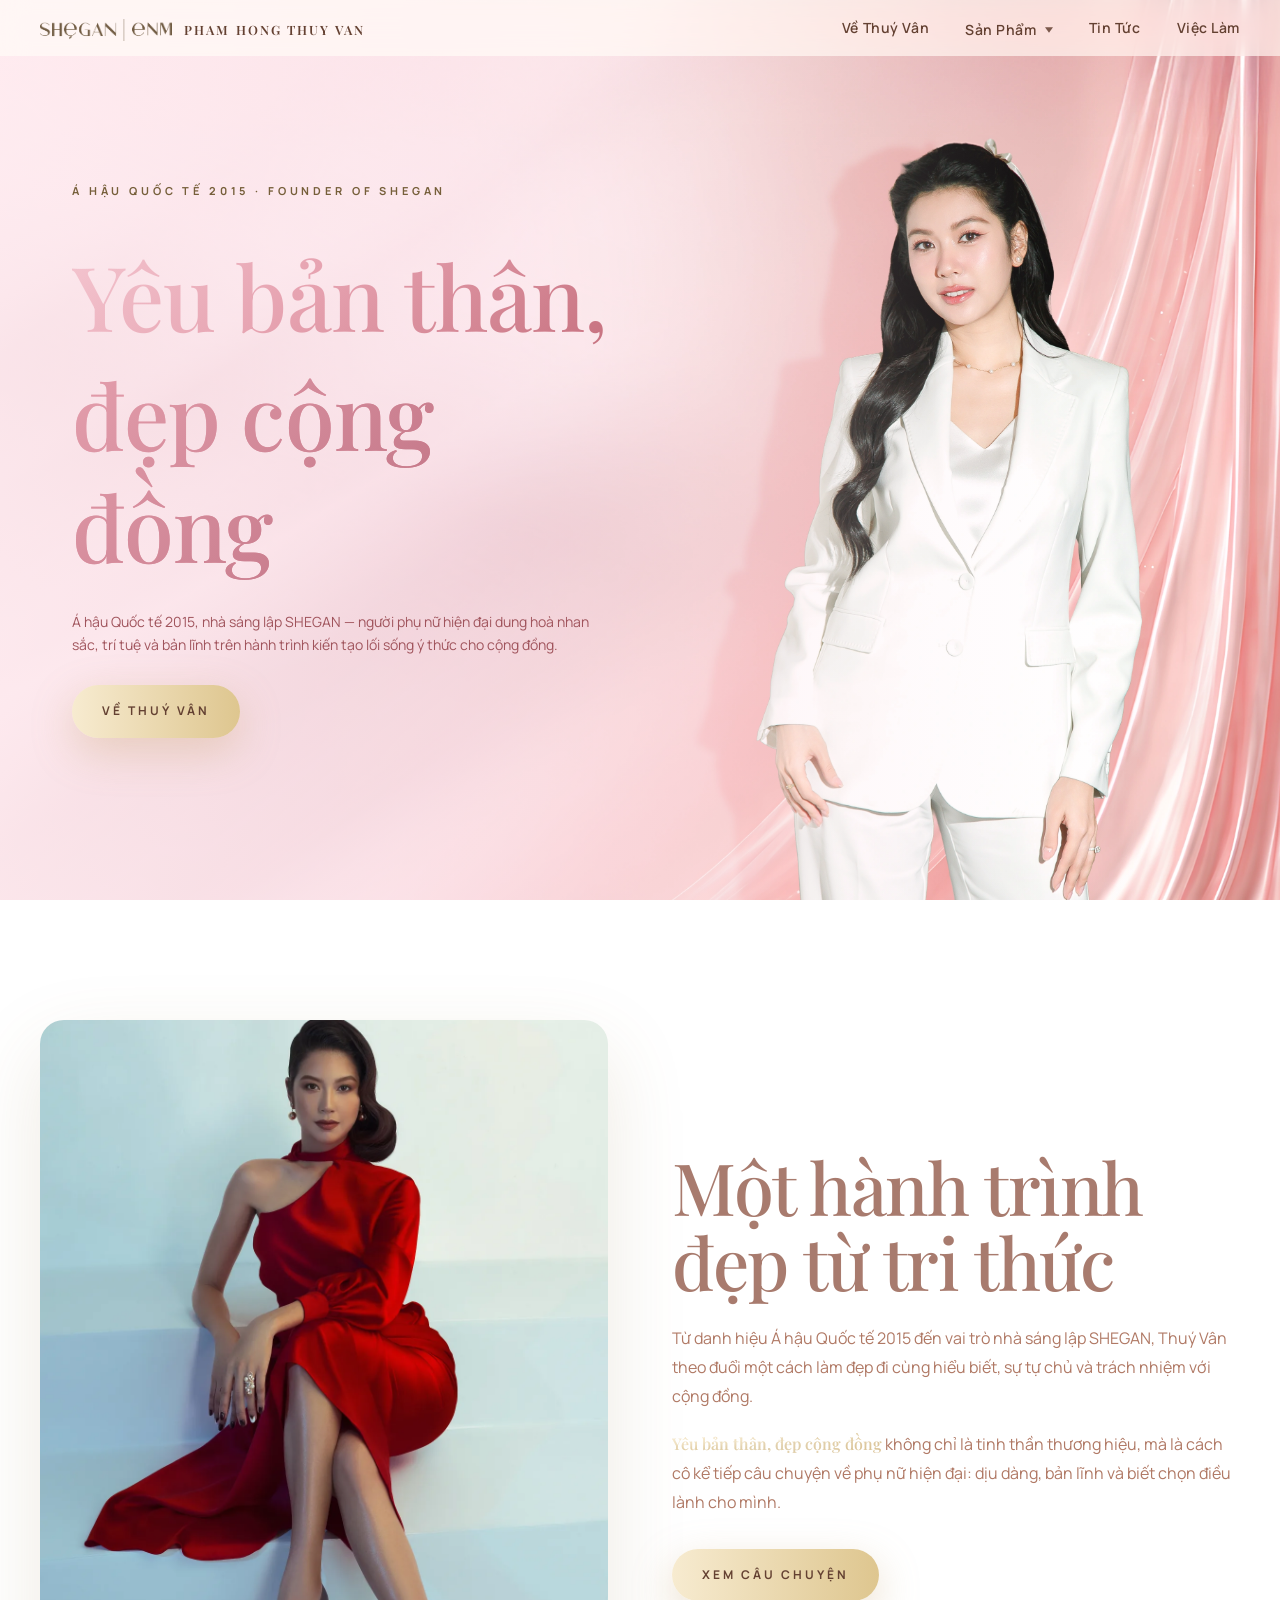
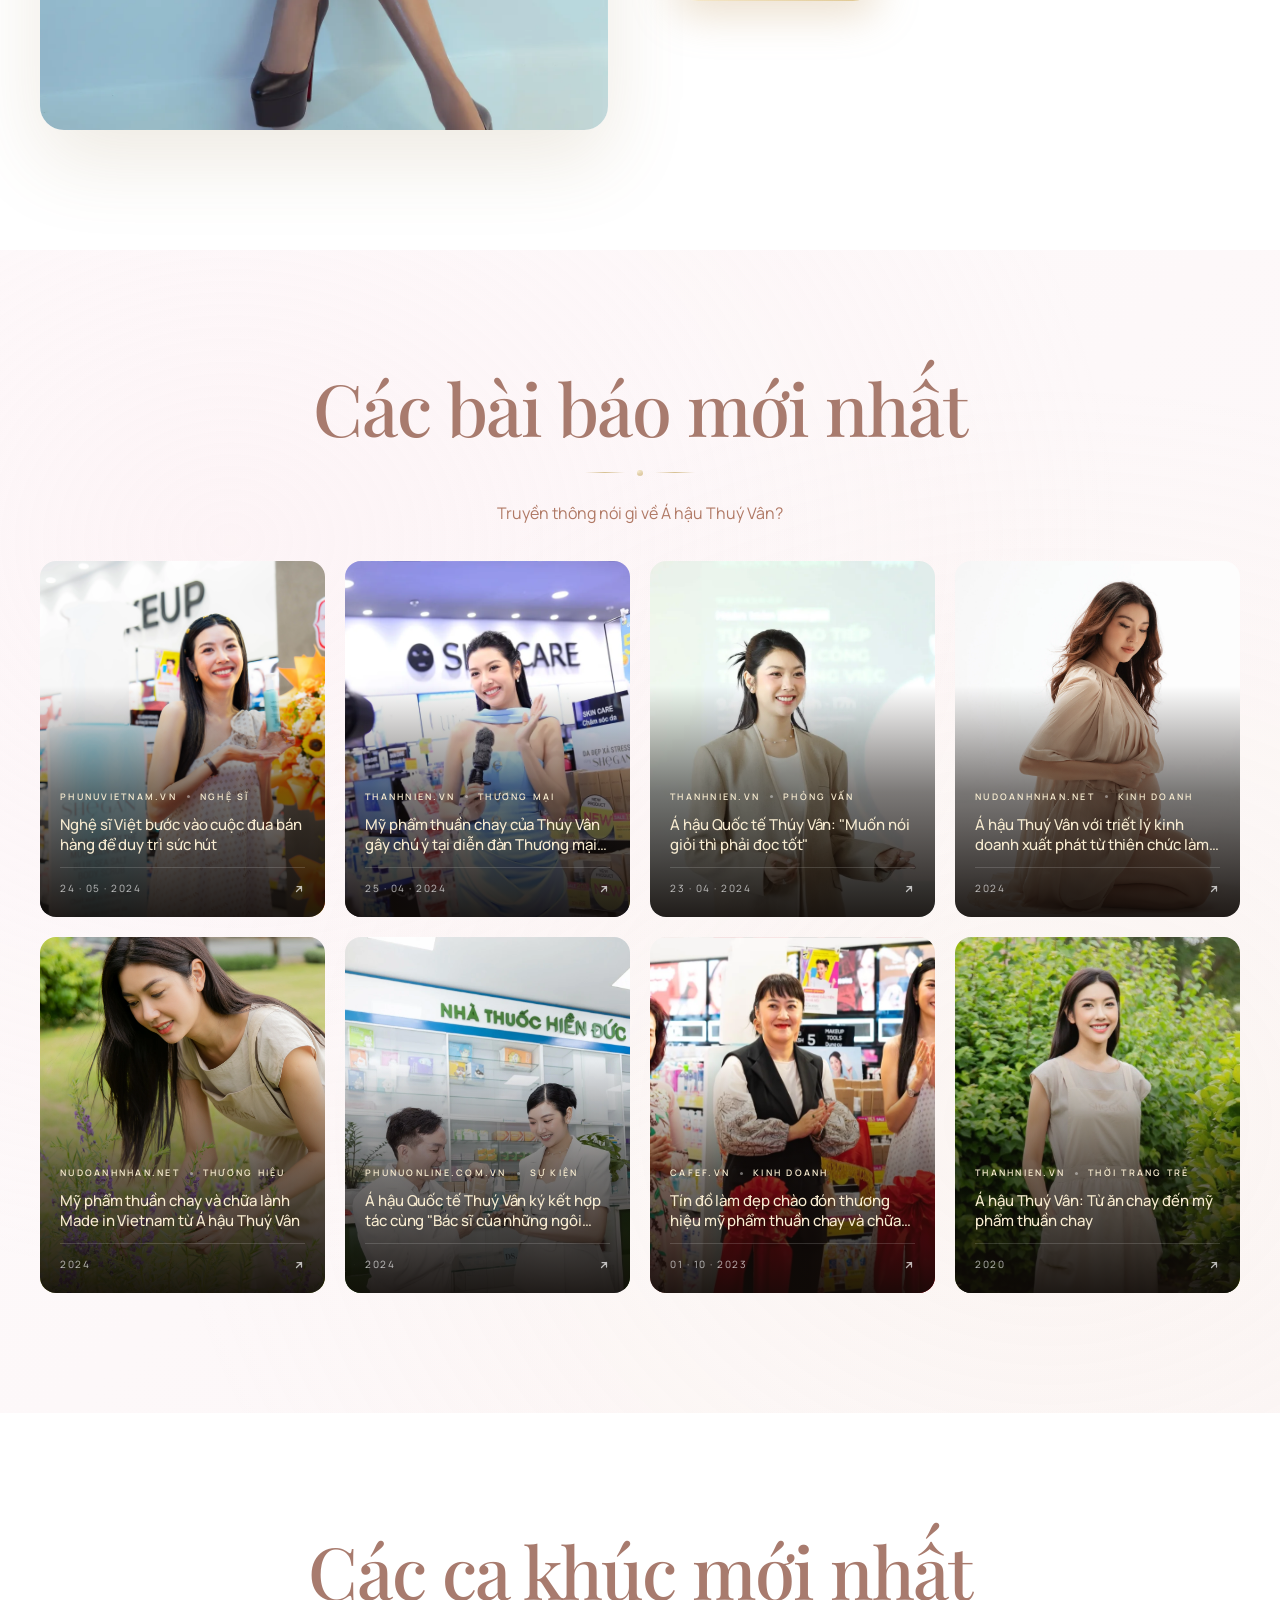
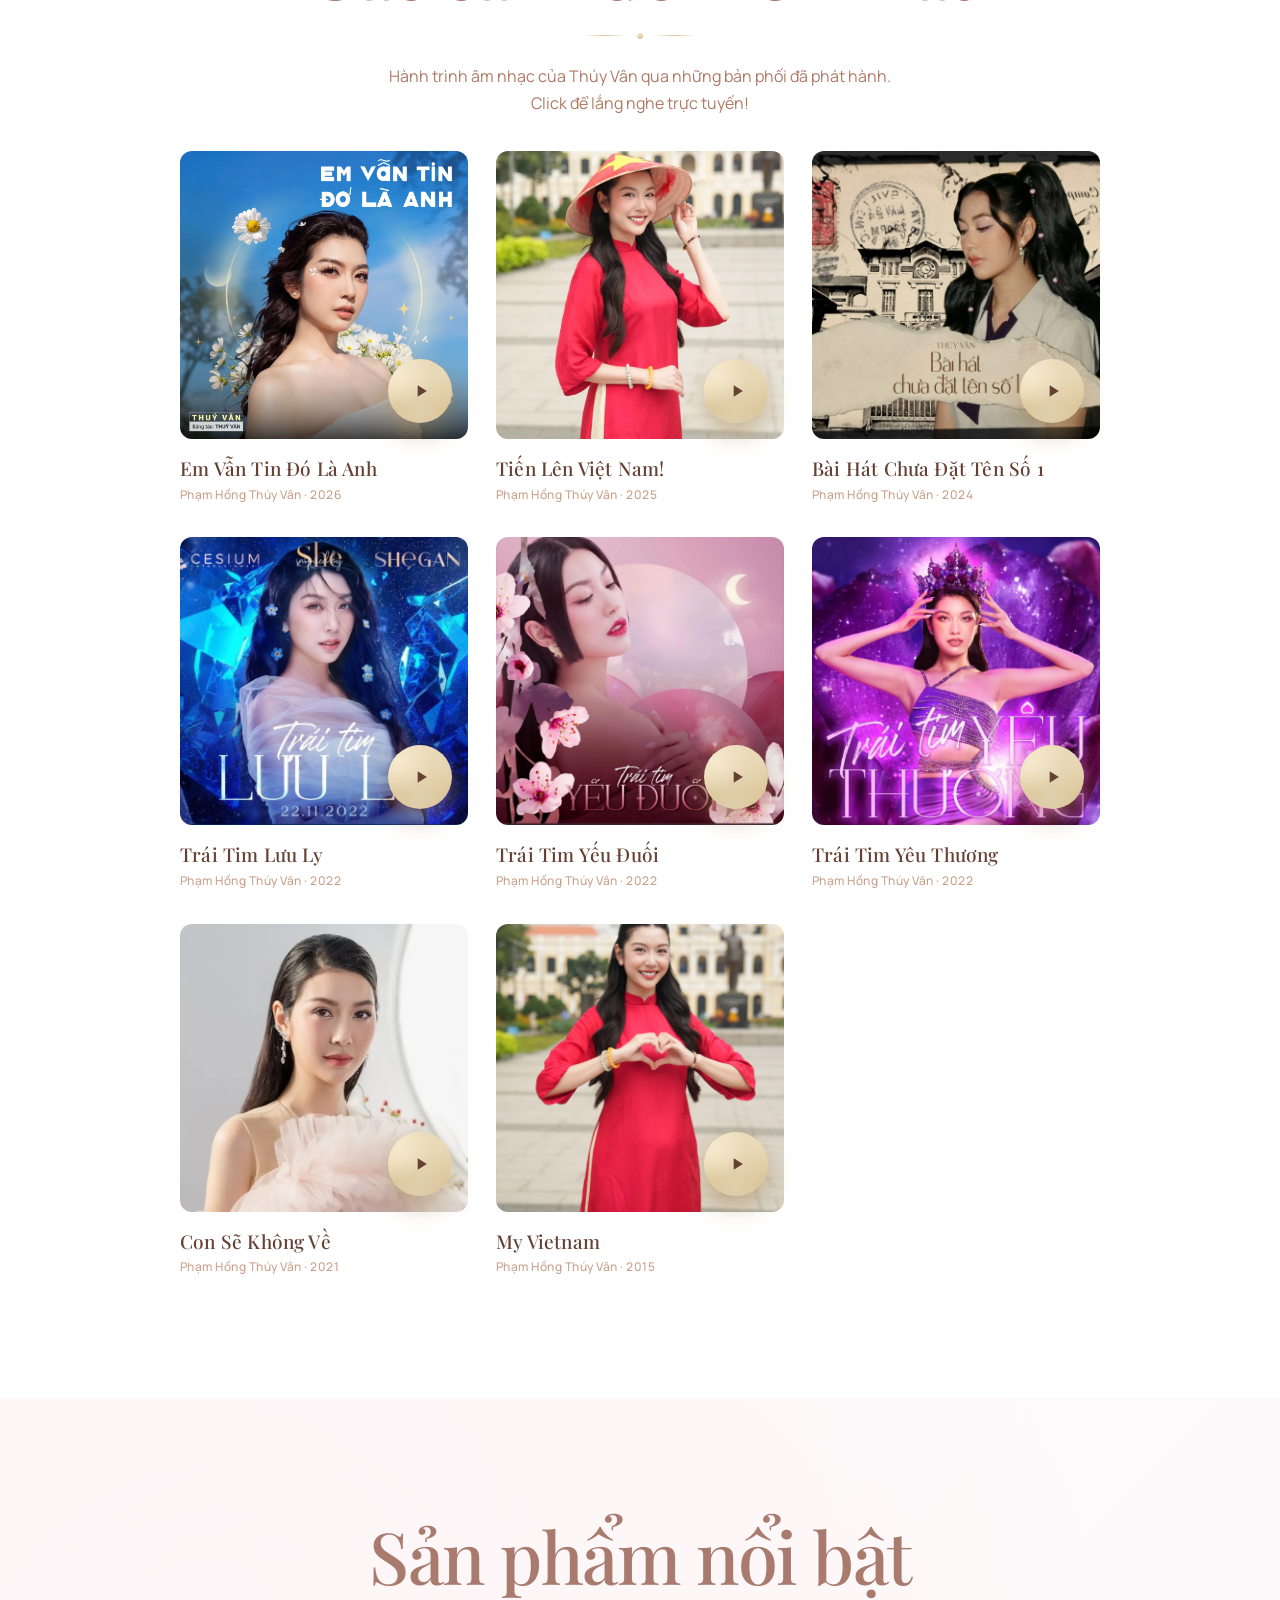
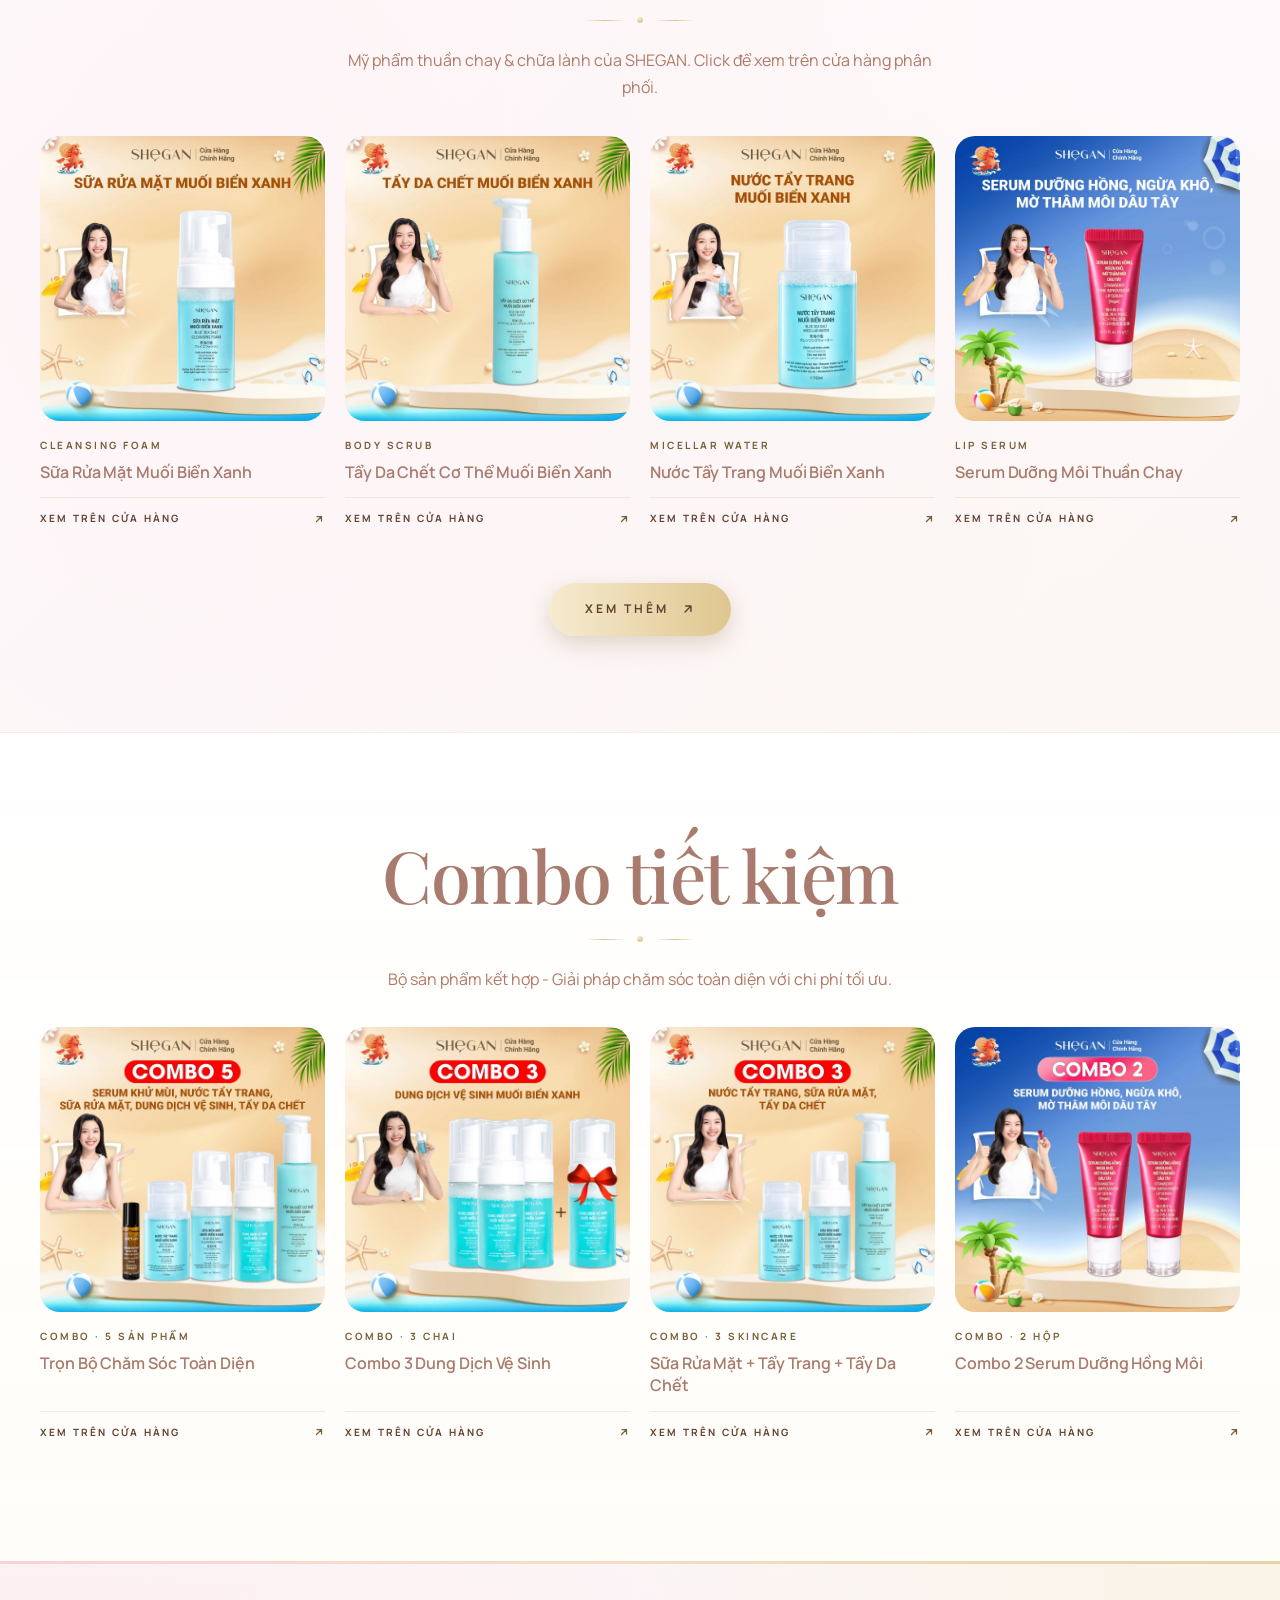
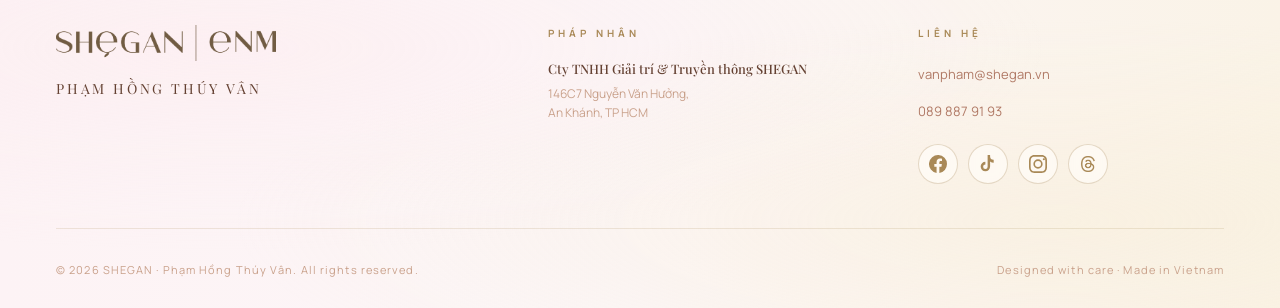
<file: index.html>
<!DOCTYPE html>
<html lang="vi">
<head>
<meta charset="UTF-8">
<meta name="viewport" content="width=device-width, initial-scale=1.0">
<title>Phạm Hồng Thúy Vân — Á hậu Quốc tế · Nhà sáng lập SHEGAN</title>
<meta name="description" content="Trang chủ Phạm Hồng Thúy Vân — Á hậu Quốc tế 2015, nhà sáng lập SHEGAN, nghệ sĩ và diễn giả truyền cảm hứng. Yêu bản thân, đẹp cộng đồng.">
<link rel="preconnect" href="https://fonts.googleapis.com">
<link rel="preconnect" href="https://fonts.gstatic.com" crossorigin>
<link href="https://fonts.googleapis.com/css2?family=Playfair+Display:ital,wght@0,400;0,500;0,600;0,700;0,800;0,900;1,400;1,500;1,700&family=Manrope:wght@200;300;400;500;600;700;800&display=swap" rel="stylesheet">
<link rel="icon" href="assets/logo-enm.webp" type="image/webp">
<link rel="stylesheet" href="style.css">
<style>
  /* ============ HEADER — SINGLE ROW, STICKY ============ */
  body { padding-top: 0; }
  .site-header {
    position: relative;
    width: 100%;
    background: transparent;
    z-index: 1000;
  }
  .brand-name {
    font-family: var(--font-heading);
    font-size: clamp(12px, 1vw, 14px);
    font-weight: 600;
    letter-spacing: 0.16em;
    text-transform: uppercase;
    color: var(--porcelain);
    white-space: nowrap;
    transition: color 0.3s ease;
    text-shadow: 0 1px 10px rgba(15, 10, 7, 0.5);
  }
  .brand-logo {
    height: 22px; width: auto; display: block;
    filter: brightness(0) invert(1) drop-shadow(0 1px 6px rgba(15, 10, 7, 0.5));
    transition: filter 0.3s ease;
  }

  .header-nav {
    position: fixed; top: 0; left: 0; right: 0; z-index: 1000;
    background: linear-gradient(180deg, rgba(15, 10, 7, 0.38) 0%, rgba(15, 10, 7, 0.15) 65%, transparent 100%);
    backdrop-filter: none;
    -webkit-backdrop-filter: none;
    border-bottom: none;
    transition: background 0.35s ease, border-color 0.35s ease, box-shadow 0.35s ease;
    display: flex; align-items: center; justify-content: space-between;
    padding: 14px 40px;
    gap: 24px;
  }
  .header-nav.scrolled {
    background: rgba(253, 249, 242, 0.92);
    backdrop-filter: blur(20px) saturate(1.2);
    -webkit-backdrop-filter: blur(20px) saturate(1.2);
    border-bottom-color: rgba(236, 217, 184, 0.5);
    box-shadow: 0 4px 20px rgba(139, 111, 63, 0.1);
  }
  .header-nav.scrolled .brand-name {
    color: var(--warm-brown);
    text-shadow: none;
  }
  .header-nav.scrolled .brand-logo {
    filter: none;
  }
  .header-nav.scrolled .header-menu a {
    color: var(--text-soft);
    text-shadow: none;
  }
  .header-nav.scrolled .header-icon-btn {
    color: var(--warm-brown);
    filter: none;
  }
  .header-nav.scrolled .header-icon-btn:hover {
    background: var(--mesh-gold-subtle);
    border-color: var(--border); color: var(--antique-gold);
  }
  .header-brand {
    display: flex; align-items: center; gap: 12px;
    text-decoration: none;
  }
  .header-right {
    display: flex; align-items: center; gap: 32px;
  }
  .header-menu {
    display: flex; gap: 36px; list-style: none;
    margin: 0; padding: 0;
  }
  .header-menu a {
    font-family: var(--font-body);
    font-size: 14px; font-weight: 700;
    color: var(--porcelain); text-decoration: none;
    letter-spacing: 0.04em;
    padding: 4px 0; position: relative;
    transition: color 0.3s ease;
    text-shadow: 0 1px 10px rgba(15, 10, 7, 0.5);
  }
  .header-menu a::after {
    content: ''; position: absolute;
    bottom: -4px; left: 0; right: 0;
    height: 1px; background: var(--mesh-gold);
    transform: scaleX(0); transform-origin: right;
    transition: transform 0.4s cubic-bezier(.4,0,.2,1);
  }
  .header-menu a:hover::after { transform: scaleX(1); transform-origin: left; }
  .header-menu a.active { color: var(--antique-gold); }
  .header-menu a.active::after { transform: scaleX(1); }
  .header-utils {
    display: flex; align-items: center; gap: 8px;
  }
  .header-icon-btn {
    width: 32px; height: 32px;
    display: inline-flex; align-items: center; justify-content: center;
    background: transparent; border: 1px solid transparent;
    border-radius: 50%; color: var(--porcelain);
    cursor: pointer; text-decoration: none;
    transition: all 0.3s ease;
    filter: drop-shadow(0 1px 6px rgba(15, 10, 7, 0.5));
  }
  .header-icon-btn:hover {
    background: rgba(253, 249, 242, 0.15);
    border-color: rgba(253, 249, 242, 0.3); color: var(--porcelain);
  }
  .header-icon-btn svg { width: 16px; height: 16px; }

  main { padding-top: 0; }
  .hero-home {
    min-height: 100vh;
    margin: 0;
    border-radius: 0;
    padding: 100px 72px 80px;
    display: grid;
    grid-template-columns: 1.05fr 1fr;
    gap: 64px;
    align-items: center;
    background:
      linear-gradient(90deg,
        rgba(255, 235, 240, 0.88) 0%,
        rgba(252, 224, 232, 0.65) 35%,
        rgba(252, 224, 232, 0.2) 65%,
        transparent 90%),
      url('assets/beauty/home-hero-pink.webp') center top / cover no-repeat;
  }
  /* Text colors for light pink hero — rich bronze/antique-gold for contrast */
  .hero-home .hero-banner-eyebrow {
    background: none;
    -webkit-background-clip: initial; background-clip: initial;
    color: var(--antique-gold);
  }
  .hero-home h1 {
    background: linear-gradient(135deg, #F5C8D2 0%, #E5A0AE 35%, #C97583 70%, #9C5366 100%);
    -webkit-background-clip: text; background-clip: text;
    color: transparent;
    text-shadow: none;
    font-size: clamp(48px, 7vw, 92px);
    font-weight: 500;
  }
  .hero-home h1 em {
    background: linear-gradient(135deg, #E5A0AE 0%, #B36275 100%);
    -webkit-background-clip: text; background-clip: text;
    color: transparent;
  }
  .hero-home .hero-banner-desc { color: var(--text); }

  .hero-bio {
    font-size: 14px;
    line-height: 1.7;
    color: var(--text);
    max-width: 540px;
    margin: 0 0 28px;
  }
  .hero-bio p { margin: 0; }
  /* Ghost CTA on light pink — switch from pearl/cream to brown so it stands out */
  .hero-home .cta-ghost {
    color: var(--warm-brown);
    border-color: rgba(62, 46, 31, 0.45);
  }
  .hero-home .cta-ghost:hover {
    background: rgba(62, 46, 31, 0.06);
    border-color: var(--warm-brown);
    color: var(--deep-brown);
  }
  .hero-home .cta-ghost .cta-arrow {
    background: rgba(62, 46, 31, 0.1);
    color: var(--warm-brown);
  }
  .hero-home::after { display: none; }
  .hero-home .hero-banner-content { max-width: none; }
  .hero-home-image { display: none; }
  .hero-home-image {
    justify-self: stretch;
    align-self: stretch;
    width: auto;
    /* Kéo ảnh ra sát các mép hero để không để lộ khoảng dark padding */
    margin: -80px -72px -80px 0;
    background: url('assets/beauty/home-hero-pink.webp') center top / cover no-repeat;
    position: relative;
    overflow: hidden;
    /* Mask mờ feather cạnh trái — ảnh tự fade transparent để nền dark lộ xuyên qua, mềm & blur */
    -webkit-mask-image: linear-gradient(90deg,
      transparent 0%,
      rgba(0, 0, 0, 0.15) 10%,
      rgba(0, 0, 0, 0.5) 25%,
      rgba(0, 0, 0, 0.85) 42%,
      #000 58%);
    mask-image: linear-gradient(90deg,
      transparent 0%,
      rgba(0, 0, 0, 0.15) 10%,
      rgba(0, 0, 0, 0.5) 25%,
      rgba(0, 0, 0, 0.85) 42%,
      #000 58%);
  }
  /* Edge overlays removed — image shows at full quality without blur/tint */
  .hero-home-image::after,
  .hero-home-image::before { display: none; }
  section.home-section {
    padding: 120px 40px;
    max-width: none; margin: 0;
    position: relative;
    background: var(--white);
  }
  section.home-section > .about-teaser,
  section.home-section > .section-header {
    max-width: 1320px;
    margin-left: auto;
    margin-right: auto;
  }
  /* music-grid has its own narrower max-width — see below */
  section.home-section.cream {
    max-width: none;
    background:
      radial-gradient(at 15% 30%, rgba(247, 235, 208, 0.22), transparent 56%),
      radial-gradient(at 85% 70%, rgba(215, 194, 154, 0.13), transparent 58%),
      linear-gradient(135deg, rgba(255, 255, 255, 0.78), rgba(250, 243, 231, 0.92)),
      var(--cream);
  }
  /* "Sản phẩm nổi bật" + "Các bài báo mới nhất" — barely-there pink, nearly white */
  section.home-section#products,
  section.home-section#news {
    background:
      radial-gradient(at 18% 25%, rgba(252, 230, 235, 0.25), transparent 60%),
      radial-gradient(at 82% 75%, rgba(247, 235, 208, 0.15), transparent 60%),
      linear-gradient(135deg, #FEFAFB 0%, #FCF6F7 100%);
  }
  .home-section-inner {
    max-width: 1320px; margin: 0 auto;
  }
  .footer-wrap {
    width: 100%;
    padding: 0;
  }
  .footer-wrap .site-footer {
    border-radius: 0;
  }
  .footer-top.footer-top-3col {
    grid-template-columns: 1.4fr 1fr 1fr;
    gap: 64px;
  }
  @media (max-width: 900px) {
    .footer-top.footer-top-3col {
      grid-template-columns: 1fr;
      gap: 32px;
    }
  }
  /* News thumb — frame vuông */
  #news .news-plain-thumb { aspect-ratio: 1 / 1; }

  /* Bỏ section-num eyebrow ("— 02 / Tin Tức —" v.v.) trên homepage cả desktop + mobile */
  .section-header .section-num { display: none !important; }
  .about-teaser-body .section-num { display: none !important; }
  .section-title em,
  .about-teaser-body h2 em {
    font-style: normal !important;
  }

  /* "Xem thêm" CTA at bottom of products section */
  .prod-more-wrap { display: flex; justify-content: center; margin-top: 56px; }
  .prod-more-btn {
    display: inline-flex; align-items: center; justify-content: center; gap: 12px;
    padding: 16px 36px;
    background: var(--btn-gradient);
    color: var(--deep-brown);
    font-family: var(--font-body);
    font-size: 12px; font-weight: 700;
    letter-spacing: 0.25em; text-transform: uppercase;
    text-decoration: none;
    border-radius: 100px;
    transition: all 0.3s ease;
    box-shadow: 0 8px 22px rgba(139, 111, 63, 0.25);
  }
  .prod-more-btn:hover {
    transform: translateY(-2px);
    box-shadow: 0 14px 30px rgba(139, 111, 63, 0.4);
    filter: brightness(1.04);
  }
  .prod-more-btn svg { width: 14px; height: 14px; }

  /* Combo band — separate from featured products with a lighter white/ivory field */
  .combo-band {
    width: 100vw;
    margin: 96px calc(50% - 50vw) -120px;
    padding: 104px 40px 120px;
    background:
      linear-gradient(180deg, rgba(255,255,255,0.98) 0%, rgba(255,253,248,0.96) 100%),
      radial-gradient(at 80% 20%, rgba(215, 193, 147, 0.08), transparent 54%);
    border-top: 1px solid rgba(233, 217, 186, 0.42);
  }
  .combo-band-inner {
    max-width: 1320px;
    margin: 0 auto;
  }

  /* ============ MUSIC SECTION — Spotify-style 3-col grid ============ */
  .home-section .music-grid {
    display: grid !important;
    grid-template-columns: repeat(3, 1fr);
    gap: 32px 28px;
    max-width: 920px;
    margin: 0 auto;
  }
  /* Reset old music-card styling — new card is plain block with cover + meta */
  .home-section .music-card {
    background: transparent !important;
    border: none !important;
    border-radius: 0 !important;
    padding: 0 !important;
    display: block !important;
    min-height: 0 !important;
    cursor: pointer;
    transition: transform 0.3s ease;
    box-shadow: none !important;
  }
  .home-section .music-card[data-yt]:focus-visible {
    outline: 2px solid var(--antique-gold);
    outline-offset: 6px;
    border-radius: 12px;
  }
  .home-section .music-cover-wrap {
    position: relative;
    aspect-ratio: 1;
    margin-bottom: 18px;
    transition: transform 0.35s ease;
    /* No overflow:hidden here — keep play-button shadow visible. */
  }
  .home-section .music-card:hover .music-cover-wrap { transform: translateY(-4px); }
  .home-section .music-cover {
    position: absolute; inset: 0;
    background-size: cover; background-position: center;
    border-radius: 12px;
  }
  /* Play button — Spotify-style: always visible, lifts on hover.
     pointer-events: none so the card-wide click handler always fires. */
  .home-section .music-play {
    position: absolute;
    right: 16px; bottom: 16px;
    width: 64px; height: 64px;
    border-radius: 50%;
    background: var(--mesh-gold);
    color: var(--deep-brown);
    border: none;
    display: flex; align-items: center; justify-content: center;
    box-shadow: 0 10px 24px rgba(168, 137, 87, 0.55);
    cursor: pointer;
    pointer-events: none;
    transition: transform 0.3s ease, box-shadow 0.3s ease;
  }
  .home-section .music-card:hover .music-play {
    transform: translateY(-4px);
    box-shadow: 0 16px 30px rgba(168, 137, 87, 0.65);
  }
  .home-section .music-play svg {
    width: 20px; height: 20px; fill: currentColor; margin-left: 2px;
  }
  .home-section .music-play .icon-pause { display: none; margin-left: 0; }
  /* Spotify-style "now playing" state — pulsing button + title goes gold. */
  .home-section .music-card.playing .music-play .icon-play { display: none; }
  .home-section .music-card.playing .music-play .icon-pause { display: block; }
  .home-section .music-card.playing .music-play {
    transform: translateY(-4px);
    animation: musicPlayPulse 2.2s ease-in-out infinite;
  }
  .home-section .music-card.playing .music-title { color: var(--royal-gold); }
  @keyframes musicPlayPulse {
    0%, 100% {
      box-shadow: 0 10px 22px rgba(168, 137, 87, 0.6),
                  0 0 0 0 rgba(168, 137, 87, 0.5);
    }
    50% {
      box-shadow: 0 14px 28px rgba(168, 137, 87, 0.75),
                  0 0 0 10px rgba(168, 137, 87, 0);
    }
  }
  .home-section .music-title {
    font-family: var(--font-heading);
    font-size: 19px; font-weight: 500;
    color: var(--deep-brown);
    line-height: 1.25;
    margin: 0 0 4px;
    transition: color 0.3s ease;
  }
  .home-section .music-meta {
    font-family: var(--font-body);
    font-size: 12px; font-weight: 500;
    color: var(--text-muted);
    margin: 0;
    letter-spacing: 0.04em;
  }

  /* Hide the iframe visually but keep it rendered so audio plays */
  .music-player {
    position: absolute;
    width: 1px; height: 1px;
    left: -9999px; top: 0;
    opacity: 0;
    pointer-events: none;
    overflow: hidden;
  }

  @media (max-width: 900px) {
    .home-section .music-grid { grid-template-columns: repeat(2, 1fr); gap: 22px 14px; }
    .home-section .music-play { width: 52px; height: 52px; right: 12px; bottom: 12px; }
    .home-section .music-title { font-size: 15px; }
    .home-section .music-meta { font-size: 13px; font-weight: 600; }
  }
  /* Keep 2 columns even on very narrow phones */
  @media (max-width: 900px) {
    .section-desc br.desktop-only { display: none; }
  }
  /* News overlay cards — compact size */
  #news .news-grid {
    grid-template-columns: repeat(4, 1fr);
    max-width: 1280px;
    margin: 0 auto;
    gap: 20px;
  }
  #news .news-overlay-card {
    aspect-ratio: 4 / 5;
    border-radius: 16px;
  }
  #news .news-overlay-content { padding: 22px 20px 20px; }
  #news .news-overlay-meta { font-size: 9px; margin-bottom: 10px; }
  #news .news-overlay-card h4 { font-size: 15px; margin-bottom: 12px; }
  #news .news-overlay-foot { font-size: 10px; padding-top: 12px; }
  #news .news-overlay-foot .arrow-ext { width: 12px; height: 12px; }
  /* About teaser */
  .about-teaser {
    display: grid; grid-template-columns: 1fr 1fr;
    gap: clamp(48px, 5vw, 72px); align-items: center;
  }
  .about-teaser-img {
    aspect-ratio: 4/5;
    border-radius: 24px;
    background-size: cover;
    background-position: center;
    box-shadow: var(--shadow-lg);
  }
  .about-teaser-body .section-num { text-align: left; }
  .about-teaser-body h2 {
    font-family: var(--font-heading);
    font-size: clamp(42px, 6vw, 72px);
    line-height: 1.05;
    letter-spacing: -0.02em;
    margin: 0 0 24px;
    color: var(--heading);
    font-weight: 500;
    max-width: 760px;
    text-wrap: balance;
  }
  .about-teaser-body h2 em {
    font-style: normal; font-weight: 500;
    color: var(--heading);
  }
  .about-teaser-body p {
    font-family: var(--font-body);
    font-size: 16px; line-height: 1.8;
    color: var(--text-soft);
    margin-bottom: 20px;
  }
  .about-teaser-body .accent {
    font-family: var(--font-heading);
    font-style: italic;
    background: var(--mesh-gold);
    -webkit-background-clip: text; background-clip: text; color: transparent;
    font-weight: 500;
  }
  .about-teaser-cta { margin-top: 32px; }
  @media (max-width: 900px) {
    .brand-name { font-size: 12px; letter-spacing: 0.12em; }
    .brand-logo { height: 20px; }
    .header-nav {
      padding: 10px 20px; gap: 12px;
      flex-wrap: wrap;
    }
    .header-right { gap: 16px; }
    .header-menu { gap: 16px; flex-wrap: wrap; }
    .header-menu a { font-size: 13px; font-weight: 700; }
    .hero-home {
      padding: 86px 20px 40px;
      min-height: 92vh;
      min-height: 92svh;
      grid-template-columns: minmax(0, 1fr);
      gap: 0;
      align-items: end;
      box-sizing: border-box;
      overflow-x: hidden;
      /* Gradient only kicks in from ~60% downward so the subject (top portion
         of the photo) stays visible; bottom area gets enough pink for text. */
      background:
        linear-gradient(180deg,
          rgba(255, 235, 240, 0) 0%,
          rgba(255, 235, 240, 0) 55%,
          rgba(255, 235, 240, 0.4) 75%,
          rgba(252, 224, 232, 0.9) 100%),
        url('assets/beauty/home-hero-pink.webp') 78% top / cover no-repeat;
    }
    .hero-home .hero-banner-content { width: 100%; max-width: 100%; min-width: 0; box-sizing: border-box; }
    /* Hero text — rich bronze on light pink, smaller + compact on mobile */
    .hero-banner-eyebrow { filter: none; }
    .hero-home .hero-banner-eyebrow {
      background: none !important;
      -webkit-background-clip: initial !important; background-clip: initial !important;
      color: var(--antique-gold) !important;
      font-size: 10px !important;
      letter-spacing: 0.3em !important;
      margin-bottom: 14px !important;
    }
    .hero-home h1 {
      background: linear-gradient(135deg, #F5C8D2 0%, #E5A0AE 35%, #C97583 70%, #9C5366 100%) !important;
      -webkit-background-clip: text !important;
      background-clip: text !important;
      -webkit-text-fill-color: transparent !important;
      color: transparent !important;
      text-shadow: none;
      font-size: 42px !important;
      font-weight: 500 !important;
      margin-bottom: 14px !important;
      line-height: 1.3 !important;
      padding-bottom: 0.15em;
    }
    .hero-home h1 em {
      background: linear-gradient(135deg, #E5A0AE 0%, #B36275 100%) !important;
      -webkit-background-clip: text !important;
      background-clip: text !important;
      -webkit-text-fill-color: transparent !important;
      color: transparent !important;
      text-shadow: none;
    }
    .hero-home .hero-banner-desc {
      color: var(--text);
      text-shadow: none;
      font-size: 14px;
      line-height: 1.6;
      margin-bottom: 22px;
    }
    .hero-home .hero-banner-cta { gap: 10px; }
    .hero-home .cta-primary,
    .hero-home .cta-ghost { padding: 13px 22px; font-size: 11px; letter-spacing: 0.22em; }
    .hero-home-image {
      max-width: 100%;
      aspect-ratio: 4 / 5;
      justify-self: center;
      margin: 0;
    }
    section.home-section { padding: 80px 24px; }
    .combo-band {
      margin: 72px calc(50% - 50vw) -80px;
      padding: 72px 24px 80px;
    }
    .about-teaser { grid-template-columns: 1fr; gap: 40px; }
    .about-teaser-body h2 { text-align: center; }

    /* Hero CTAs ~70% size + side-by-side on mobile */
    .hero-banner-cta {
      flex-wrap: nowrap;
      gap: 8px;
    }
    .cta-primary, .cta-ghost {
      flex: 1 1 0;
      min-width: 0;
      justify-content: center;
      padding: 10px 14px;
      font-size: 9px;
      letter-spacing: 0.16em;
      gap: 6px;
      white-space: nowrap;
    }
    .cta-arrow { width: 18px; height: 18px; flex-shrink: 0; }
    .cta-arrow svg { width: 8px; height: 8px; }

    /* News overlay on mobile — centered card carousel.
       Active card is centered in viewport with partial peeks of prev/next cards
       on both sides. Slider extends beyond the section's 24px padding so peeks
       can reach the viewport edge symmetrically. */
    #news .news-grid {
      display: flex !important;
      grid-template-columns: none !important;
      gap: 14px;
      overflow-x: auto;
      scroll-snap-type: x mandatory;
      -webkit-overflow-scrolling: touch;
      padding: 4px 10vw 16px;
      margin: 0 -24px;
      scrollbar-width: none;
    }
    #news .news-grid::-webkit-scrollbar { display: none; }
    #news .news-overlay-card {
      flex: 0 0 80vw;
      aspect-ratio: 4 / 5;
      border-radius: 20px;
      scroll-snap-align: center;
    }
    #news .news-overlay-content { padding: 28px 24px 24px; }
    #news .news-overlay-meta { font-size: 11px; margin-bottom: 14px; }
    #news .news-overlay-card h4 {
      font-size: 18px; margin-bottom: 16px;
      -webkit-line-clamp: 4;
      line-clamp: 4;
    }
    #news .news-overlay-foot { font-size: 12px; padding-top: 14px; }
    #news .news-overlay-foot .arrow-ext { width: 16px; height: 16px; }
  }

  /* Combo card — static (no link yet) */
  .prod-a-card--static { cursor: default; }
  .prod-a-card--static:hover { transform: none; }
  .prod-a-card--static:hover .prod-a-img { box-shadow: none; }
</style>
</head>
<body>

<!-- ============ HEADER — single row: logo+name left, menu+utils right ============ -->
<header class="site-header">
  <div class="header-blur-layer" id="headerBlur"></div>
  <nav class="header-nav" id="siteHeader">
    <a href="index.html" class="header-brand">
      <img src="assets/logo-enm.webp" alt="SHEGAN ENM" class="brand-logo">
      <span class="brand-name">Pham Hong Thuy Van</span>
    </a>
    <div class="header-right">
      <ul class="header-menu" id="primaryMenu">
        <li><a href="about.html">Về Thuý Vân</a></li>
        <li class="has-dropdown">
          <a href="music.html" data-spy="products">Sản Phẩm
            <svg class="dropdown-caret" viewBox="0 0 12 8" fill="currentColor" aria-hidden="true"><path d="M6 8 0 0h12z"/></svg>
          </a>
          <ul class="header-dropdown">
            <li><a href="music.html">Âm Nhạc</a></li>
            <li><a href="shegan.html">SHeGAN</a></li>
            <li><a href="elearning.html">E-Learning</a></li>
          </ul>
        </li>
        <li><a href="news.html" data-spy="news">Tin Tức</a></li>
        <li><a href="careers.html" data-spy="careers">Việc Làm</a></li>
      </ul>
    </div>
      <button class="header-hamburger" type="button" aria-label="Mở menu" aria-expanded="false" aria-controls="primaryMenu">
        <svg class="icon-open" viewBox="0 0 24 24" fill="none" stroke="currentColor" stroke-width="2.5" stroke-linecap="round"><path d="M4 7h16M4 12h16M4 17h16"/></svg>
        <svg class="icon-close" viewBox="0 0 24 24" fill="none" stroke="currentColor" stroke-width="2.5" stroke-linecap="round"><path d="M6 6l12 12M6 18L18 6"/></svg>
      </button>
  </nav>
</header>

<main>

  <!-- ============ HERO BANNER ============ -->
  <section class="hero-banner hero-home">
    <div class="hero-banner-content">
      <div class="hero-banner-eyebrow">Á hậu Quốc tế 2015 · Founder of SHEGAN</div>
      <h1>
        Yêu bản thân,<br>
        <em>đẹp cộng đồng</em>
      </h1>
      <div class="hero-banner-desc hero-bio">
        <p>Á hậu Quốc tế 2015, nhà sáng lập SHEGAN — người phụ nữ hiện đại dung hoà nhan sắc, trí tuệ và bản lĩnh trên hành trình kiến tạo lối sống ý thức cho cộng đồng.</p>
      </div>
      <div class="hero-banner-cta">
        <a href="about.html" class="cta-primary">
          Về Thuý Vân
        </a>
      </div>
    </div>
    <div class="hero-home-image" aria-hidden="true"></div>
  </section>

  <!-- ============ ABOUT TEASER ============ -->
  <section class="home-section" id="about-preview">
    <div class="about-teaser">
      <div class="about-teaser-img" style="background-image: url('assets/beauty/tangtang-01.webp'); background-position: center 24%;"></div>
      <div class="about-teaser-body">
        <span class="section-num">— 01 / Về Thuý Vân —</span>
        <h2>Một hành trình <em>đẹp từ tri thức</em></h2>
        <p>
          Từ danh hiệu Á hậu Quốc tế 2015 đến vai trò nhà sáng lập SHEGAN, Thuý Vân theo đuổi một cách làm đẹp đi cùng hiểu biết, sự tự chủ và trách nhiệm với cộng đồng.
        </p>
        <p>
          <span class="accent">Yêu bản thân, đẹp cộng đồng</span> không chỉ là tinh thần thương hiệu, mà là cách cô kể tiếp câu chuyện về phụ nữ hiện đại: dịu dàng, bản lĩnh và biết chọn điều lành cho mình.
        </p>
        <div class="about-teaser-cta">
          <a href="about.html" class="cta-primary">
            Xem câu chuyện
          </a>
        </div>
      </div>
    </div>
  </section>

  <!-- ============ NEWS ============ -->
  <section class="home-section cream" id="news">
    <div class="home-section-inner">
      <div class="section-header">
        <span class="section-num">— 02 / Tin Tức —</span>
        <h2 class="section-title">Các bài báo <em>mới nhất</em></h2>
        <div class="divider-ornament"><span></span></div>
        <p class="section-desc">Truyền thông nói gì về Á hậu Thuý Vân?</p>
      </div>

      <div class="news-grid">
        <a href="https://phunuvietnam.vn/nghe-si-viet-buoc-vao-cuoc-dua-ban-hang-de-duy-tri-suc-hut-238260524141812101.htm" target="_blank" rel="noopener" class="news-overlay-card" style="background-image: url('assets/news/news-7-nghe-si-ban-hang.webp');">
          <div class="news-overlay-content">
            <div class="news-overlay-meta">
              <span>phunuvietnam.vn</span><span class="news-dot"></span><span>Nghệ sĩ</span>
            </div>
            <h4>Nghệ sĩ Việt bước vào cuộc đua bán hàng để duy trì sức hút</h4>
            <div class="news-overlay-foot">
              <span>24 · 05 · 2024</span>
              <svg class="arrow-ext" viewBox="0 0 24 24" fill="none" stroke="currentColor" stroke-width="2.5" stroke-linecap="round" stroke-linejoin="round"><path d="M7 17L17 7M8 7h9v9"/></svg>
            </div>
          </div>
        </a>

        <a href="https://thanhnien.vn/my-pham-thuan-chay-cua-thuy-van-gay-chu-y-tai-dien-dan-thuong-mai-dien-tu-185240425164046648.htm" target="_blank" rel="noopener" class="news-overlay-card" style="background-image: url('assets/news/news-2-my-pham-thuan-chay.webp');">
          <div class="news-overlay-content">
            <div class="news-overlay-meta">
              <span>thanhnien.vn</span><span class="news-dot"></span><span>Thương mại</span>
            </div>
            <h4>Mỹ phẩm thuần chay của Thúy Vân gây chú ý tại diễn đàn Thương mại điện tử</h4>
            <div class="news-overlay-foot">
              <span>25 · 04 · 2024</span>
              <svg class="arrow-ext" viewBox="0 0 24 24" fill="none" stroke="currentColor" stroke-width="2.5" stroke-linecap="round" stroke-linejoin="round"><path d="M7 17L17 7M8 7h9v9"/></svg>
            </div>
          </div>
        </a>

        <a href="https://thanhnien.vn/a-hau-quoc-te-thuy-van-muon-noi-gioi-thi-phai-doc-tot-185240423211359864.htm" target="_blank" rel="noopener" class="news-overlay-card" style="background-image: url('assets/news/news-4-noi-gioi-doc-tot.webp'); background-position: center 30%;">
          <div class="news-overlay-content">
            <div class="news-overlay-meta">
              <span>thanhnien.vn</span><span class="news-dot"></span><span>Phỏng vấn</span>
            </div>
            <h4>Á hậu Quốc tế Thúy Vân: "Muốn nói giỏi thì phải đọc tốt"</h4>
            <div class="news-overlay-foot">
              <span>23 · 04 · 2024</span>
              <svg class="arrow-ext" viewBox="0 0 24 24" fill="none" stroke="currentColor" stroke-width="2.5" stroke-linecap="round" stroke-linejoin="round"><path d="M7 17L17 7M8 7h9v9"/></svg>
            </div>
          </div>
        </a>

        <a href="https://nudoanhnhan.net/a-hau-thuy-van-voi-triet-ly-kinh-doanh-xuat-phat-tu-thien-chuc-lam-me.html" target="_blank" rel="noopener" class="news-overlay-card" style="background-image: url('assets/news/news-5-triet-ly-lam-me.webp');">
          <div class="news-overlay-content">
            <div class="news-overlay-meta">
              <span>nudoanhnhan.net</span><span class="news-dot"></span><span>Kinh doanh</span>
            </div>
            <h4>Á hậu Thuý Vân với triết lý kinh doanh xuất phát từ thiên chức làm mẹ</h4>
            <div class="news-overlay-foot">
              <span>2024</span>
              <svg class="arrow-ext" viewBox="0 0 24 24" fill="none" stroke="currentColor" stroke-width="2.5" stroke-linecap="round" stroke-linejoin="round"><path d="M7 17L17 7M8 7h9v9"/></svg>
            </div>
          </div>
        </a>

        <a href="https://nudoanhnhan.net/my-pham-thuan-chay-va-chua-lanh-made-in-vietnam-tu-a-hau-thuy-van.html" target="_blank" rel="noopener" class="news-overlay-card" style="background-image: url('assets/news/news-6-made-in-vietnam.webp');">
          <div class="news-overlay-content">
            <div class="news-overlay-meta">
              <span>nudoanhnhan.net</span><span class="news-dot"></span><span>Thương hiệu</span>
            </div>
            <h4>Mỹ phẩm thuần chay và chữa lành Made in Vietnam từ Á hậu Thuý Vân</h4>
            <div class="news-overlay-foot">
              <span>2024</span>
              <svg class="arrow-ext" viewBox="0 0 24 24" fill="none" stroke="currentColor" stroke-width="2.5" stroke-linecap="round" stroke-linejoin="round"><path d="M7 17L17 7M8 7h9v9"/></svg>
            </div>
          </div>
        </a>

        <a href="https://www.phunuonline.com.vn/a-hau-quoc-te-thuy-van-ky-ket-hop-tac-cung-bac-si-cua-nhung-ngoi-sao-le-van-hien-a1520084.html" target="_blank" rel="noopener" class="news-overlay-card" style="background-image: url('assets/news/news-8-ky-ket-bac-si-hien.webp');">
          <div class="news-overlay-content">
            <div class="news-overlay-meta">
              <span>phunuonline.com.vn</span><span class="news-dot"></span><span>Sự kiện</span>
            </div>
            <h4>Á hậu Quốc tế Thuý Vân ký kết hợp tác cùng "Bác sĩ của những ngôi sao" Lê Văn Hiện</h4>
            <div class="news-overlay-foot">
              <span>2024</span>
              <svg class="arrow-ext" viewBox="0 0 24 24" fill="none" stroke="currentColor" stroke-width="2.5" stroke-linecap="round" stroke-linejoin="round"><path d="M7 17L17 7M8 7h9v9"/></svg>
            </div>
          </div>
        </a>

        <a href="https://cafef.vn/tin-do-lam-dep-chao-don-thuong-hieu-my-pham-thuan-chay-va-chua-lanh-cua-a-hau-thuy-van-co-mat-tai-ha-noi-188231001141654842.chn" target="_blank" rel="noopener" class="news-overlay-card" style="background-image: url('assets/news/news-1-tin-do-lam-dep.webp');">
          <div class="news-overlay-content">
            <div class="news-overlay-meta">
              <span>cafef.vn</span><span class="news-dot"></span><span>Kinh doanh</span>
            </div>
            <h4>Tín đồ làm đẹp chào đón thương hiệu mỹ phẩm thuần chay và chữa lành của Á hậu Thúy Vân</h4>
            <div class="news-overlay-foot">
              <span>01 · 10 · 2023</span>
              <svg class="arrow-ext" viewBox="0 0 24 24" fill="none" stroke="currentColor" stroke-width="2.5" stroke-linecap="round" stroke-linejoin="round"><path d="M7 17L17 7M8 7h9v9"/></svg>
            </div>
          </div>
        </a>

        <a href="https://thanhnien.vn/thoi-trang-tre/a-hau-thuy-van-tu-an-chay-den-my-pham-thuan-chay-1851521533.htm" target="_blank" rel="noopener" class="news-overlay-card" style="background-image: url('assets/news/news-3-an-chay-my-pham.webp'); background-position: center top;">
          <div class="news-overlay-content">
            <div class="news-overlay-meta">
              <span>thanhnien.vn</span><span class="news-dot"></span><span>Thời Trang Trẻ</span>
            </div>
            <h4>Á hậu Thuý Vân: Từ ăn chay đến mỹ phẩm thuần chay</h4>
            <div class="news-overlay-foot">
              <span>2020</span>
              <svg class="arrow-ext" viewBox="0 0 24 24" fill="none" stroke="currentColor" stroke-width="2.5" stroke-linecap="round" stroke-linejoin="round"><path d="M7 17L17 7M8 7h9v9"/></svg>
            </div>
          </div>
        </a>
      </div>
    </div>
  </section>

  <!-- ============ MUSIC ============ -->
  <section class="home-section" id="music">
    <div class="section-header">
      <span class="section-num">— 03 / Âm Nhạc —</span>
      <h2 class="section-title">Các ca khúc <em>mới nhất</em></h2>
      <div class="divider-ornament"><span></span></div>
      <p class="section-desc">Hành trình âm nhạc của Thúy Vân qua những bản phối đã phát hành.<br class="desktop-only">Click để lắng nghe trực tuyến!</p>
    </div>

    <div class="music-grid">
      <div class="music-card" data-yt="gtoiMOfbnVk" role="button" tabindex="0" aria-label="Nghe bài Em Vẫn Tin Đó Là Anh">
        <div class="music-cover-wrap">
          <div class="music-cover" style="background-image: url('assets/music/em-van-tin-do-la-anh.webp');"></div>
          <button class="music-play" type="button" tabindex="-1" aria-hidden="true">
            <svg class="icon-play" viewBox="0 0 24 24"><path d="M8 5v14l11-7z"/></svg>
            <svg class="icon-pause" viewBox="0 0 24 24"><path d="M6 5h4v14H6zM14 5h4v14h-4z"/></svg>
          </button>
        </div>
        <h4 class="music-title">Em Vẫn Tin Đó Là Anh</h4>
        <p class="music-meta">Phạm Hồng Thúy Vân · 2026</p>
        <div class="music-player" aria-hidden="true"></div>
      </div>

      <div class="music-card" data-yt="vggFAD9AO3U" role="button" tabindex="0" aria-label="Nghe bài Tiến Lên Việt Nam">
        <div class="music-cover-wrap">
          <div class="music-cover" style="background-image: url('assets/music/tien-len-viet-nam.webp');"></div>
          <button class="music-play" type="button" tabindex="-1" aria-hidden="true">
            <svg class="icon-play" viewBox="0 0 24 24"><path d="M8 5v14l11-7z"/></svg>
            <svg class="icon-pause" viewBox="0 0 24 24"><path d="M6 5h4v14H6zM14 5h4v14h-4z"/></svg>
          </button>
        </div>
        <h4 class="music-title">Tiến Lên Việt Nam!</h4>
        <p class="music-meta">Phạm Hồng Thúy Vân · 2025</p>
        <div class="music-player" aria-hidden="true"></div>
      </div>

      <div class="music-card" data-yt="GyrsOmvOipI" role="button" tabindex="0" aria-label="Nghe bài Bài Hát Chưa Đặt Tên Số 1">
        <div class="music-cover-wrap">
          <div class="music-cover" style="background-image: url('assets/music/bai-hat-chua-dat-ten-so-1.webp');"></div>
          <button class="music-play" type="button" tabindex="-1" aria-hidden="true">
            <svg class="icon-play" viewBox="0 0 24 24"><path d="M8 5v14l11-7z"/></svg>
            <svg class="icon-pause" viewBox="0 0 24 24"><path d="M6 5h4v14H6zM14 5h4v14h-4z"/></svg>
          </button>
        </div>
        <h4 class="music-title">Bài Hát Chưa Đặt Tên Số 1</h4>
        <p class="music-meta">Phạm Hồng Thúy Vân · 2024</p>
        <div class="music-player" aria-hidden="true"></div>
      </div>

      <div class="music-card" data-yt="EUVNz9dcaoA" role="button" tabindex="0" aria-label="Nghe bài Trái Tim Lưu Ly">
        <div class="music-cover-wrap">
          <div class="music-cover" style="background-image: url('assets/music/trai-tim-luu-ly.webp');"></div>
          <button class="music-play" type="button" tabindex="-1" aria-hidden="true">
            <svg class="icon-play" viewBox="0 0 24 24"><path d="M8 5v14l11-7z"/></svg>
            <svg class="icon-pause" viewBox="0 0 24 24"><path d="M6 5h4v14H6zM14 5h4v14h-4z"/></svg>
          </button>
        </div>
        <h4 class="music-title">Trái Tim Lưu Ly</h4>
        <p class="music-meta">Phạm Hồng Thúy Vân · 2022</p>
        <div class="music-player" aria-hidden="true"></div>
      </div>

      <div class="music-card" data-yt="hX4aJ3mgTn8" role="button" tabindex="0" aria-label="Nghe bài Trái Tim Yếu Đuối">
        <div class="music-cover-wrap">
          <div class="music-cover" style="background-image: url('assets/music/trai-tim-yeu-duoi.webp');"></div>
          <button class="music-play" type="button" tabindex="-1" aria-hidden="true">
            <svg class="icon-play" viewBox="0 0 24 24"><path d="M8 5v14l11-7z"/></svg>
            <svg class="icon-pause" viewBox="0 0 24 24"><path d="M6 5h4v14H6zM14 5h4v14h-4z"/></svg>
          </button>
        </div>
        <h4 class="music-title">Trái Tim Yếu Đuối</h4>
        <p class="music-meta">Phạm Hồng Thúy Vân · 2022</p>
        <div class="music-player" aria-hidden="true"></div>
      </div>

      <div class="music-card" data-yt="t0EgveIEtyU" role="button" tabindex="0" aria-label="Nghe bài Trái Tim Yêu Thương">
        <div class="music-cover-wrap">
          <div class="music-cover" style="background-image: url('assets/music/trai-tim-yeu-thuong.webp');"></div>
          <button class="music-play" type="button" tabindex="-1" aria-hidden="true">
            <svg class="icon-play" viewBox="0 0 24 24"><path d="M8 5v14l11-7z"/></svg>
            <svg class="icon-pause" viewBox="0 0 24 24"><path d="M6 5h4v14H6zM14 5h4v14h-4z"/></svg>
          </button>
        </div>
        <h4 class="music-title">Trái Tim Yêu Thương</h4>
        <p class="music-meta">Phạm Hồng Thúy Vân · 2022</p>
        <div class="music-player" aria-hidden="true"></div>
      </div>

      <div class="music-card" data-yt="O7ulohxXrnc" role="button" tabindex="0" aria-label="Nghe bài Con Sẽ Không Về">
        <div class="music-cover-wrap">
          <div class="music-cover" style="background-image: url('assets/music/con-se-khong-ve.webp');"></div>
          <button class="music-play" type="button" tabindex="-1" aria-hidden="true">
            <svg class="icon-play" viewBox="0 0 24 24"><path d="M8 5v14l11-7z"/></svg>
            <svg class="icon-pause" viewBox="0 0 24 24"><path d="M6 5h4v14H6zM14 5h4v14h-4z"/></svg>
          </button>
        </div>
        <h4 class="music-title">Con Sẽ Không Về</h4>
        <p class="music-meta">Phạm Hồng Thúy Vân · 2021</p>
        <div class="music-player" aria-hidden="true"></div>
      </div>

      <div class="music-card" data-yt="JGPESk9IoUg" role="button" tabindex="0" aria-label="Nghe bài My Vietnam">
        <div class="music-cover-wrap">
          <div class="music-cover" style="background-image: url('assets/music/my-vietnam.webp');"></div>
          <button class="music-play" type="button" tabindex="-1" aria-hidden="true">
            <svg class="icon-play" viewBox="0 0 24 24"><path d="M8 5v14l11-7z"/></svg>
            <svg class="icon-pause" viewBox="0 0 24 24"><path d="M6 5h4v14H6zM14 5h4v14h-4z"/></svg>
          </button>
        </div>
        <h4 class="music-title">My Vietnam</h4>
        <p class="music-meta">Phạm Hồng Thúy Vân · 2015</p>
        <div class="music-player" aria-hidden="true"></div>
      </div>
    </div>
  </section>

  <!-- ============ PRODUCTS ============ -->
  <section class="home-section cream" id="products">
    <div class="home-section-inner">
      <div class="section-header">
        <span class="section-num">— 04 / SHEGAN Store —</span>
        <h2 class="section-title">Sản phẩm <em>nổi bật</em></h2>
        <div class="divider-ornament"><span></span></div>
        <p class="section-desc">Mỹ phẩm thuần chay & chữa lành của SHEGAN. Click để xem trên cửa hàng phân phối.</p>
      </div>

      <div class="prod-grid">
        <a href="https://shegan.vn/products/sua-rua-mat-thuan-chay-chiet-xuat-muoi-bien-xanh-100ml" target="_blank" rel="noopener" class="prod-a-card">
          <div class="prod-a-img" style="background-image: url('assets/products/main-cleansing-foam.webp');"></div>
          <div class="prod-a-cat">Cleansing Foam</div>
          <h4 class="prod-a-name">Sữa Rửa Mặt Muối Biển Xanh</h4>
          <span class="prod-a-link">
            Xem trên cửa hàng
            <svg viewBox="0 0 24 24" fill="none" stroke="currentColor" stroke-width="2.5" stroke-linecap="round" stroke-linejoin="round"><path d="M7 17L17 7M8 7h9v9"/></svg>
          </span>
        </a>
        <a href="https://shegan.vn/products/tay-da-chet-co-the-muoi-bien-xanh-br-blue-sea-salt-body-scrub-140ml" target="_blank" rel="noopener" class="prod-a-card">
          <div class="prod-a-img" style="background-image: url('assets/products/main-body-scrub.webp');"></div>
          <div class="prod-a-cat">Body Scrub</div>
          <h4 class="prod-a-name">Tẩy Da Chết Cơ Thể Muối Biển Xanh</h4>
          <span class="prod-a-link">
            Xem trên cửa hàng
            <svg viewBox="0 0 24 24" fill="none" stroke="currentColor" stroke-width="2.5" stroke-linecap="round" stroke-linejoin="round"><path d="M7 17L17 7M8 7h9v9"/></svg>
          </span>
        </a>
        <a href="https://shegan.vn/products/nuoc-tay-trang-muoi-bien-xanh-br-blue-sea-salt-micellar-water-150ml" target="_blank" rel="noopener" class="prod-a-card">
          <div class="prod-a-img" style="background-image: url('assets/products/main-micellar-water.webp');"></div>
          <div class="prod-a-cat">Micellar Water</div>
          <h4 class="prod-a-name">Nước Tẩy Trang Muối Biển Xanh</h4>
          <span class="prod-a-link">
            Xem trên cửa hàng
            <svg viewBox="0 0 24 24" fill="none" stroke="currentColor" stroke-width="2.5" stroke-linecap="round" stroke-linejoin="round"><path d="M7 17L17 7M8 7h9v9"/></svg>
          </span>
        </a>
        <a href="https://shegan.vn/products/serum-duong-hong-ngua-kho-mo-tham-moi-dau-tay-mem-moi-hong-moi-tu-nhien-cang-mong-khong-chua-chi" target="_blank" rel="noopener" class="prod-a-card">
          <div class="prod-a-img" style="background-image: url('assets/products/main-lip-serum.webp');"></div>
          <div class="prod-a-cat">Lip Serum</div>
          <h4 class="prod-a-name">Serum Dưỡng Môi Thuần Chay</h4>
          <span class="prod-a-link">
            Xem trên cửa hàng
            <svg viewBox="0 0 24 24" fill="none" stroke="currentColor" stroke-width="2.5" stroke-linecap="round" stroke-linejoin="round"><path d="M7 17L17 7M8 7h9v9"/></svg>
          </span>
        </a>
      </div>

      <div class="prod-more-wrap">
        <a href="https://shegan.vn/" target="_blank" rel="noopener" class="prod-more-btn">
          Xem thêm
          <svg viewBox="0 0 24 24" fill="none" stroke="currentColor" stroke-width="2.5" stroke-linecap="round" stroke-linejoin="round"><path d="M7 17L17 7M8 7h9v9"/></svg>
        </a>
      </div>

      <div class="combo-band">
        <div class="combo-band-inner">
          <div class="section-header">
            <span class="section-num">— 04.5 / SHEGAN Combo —</span>
            <h2 class="section-title">Combo <em>tiết kiệm</em></h2>
            <div class="divider-ornament"><span></span></div>
            <p class="section-desc">Bộ sản phẩm kết hợp - Giải pháp chăm sóc toàn diện với chi phí tối ưu.</p>
          </div>

          <div class="prod-grid">
            <a href="https://shegan.vn/products/combo-dac-biet-shegan-sua-rua-mat-nuoc-tay-trang-tay-da-chet-dung-dich-ve-sinh-muoi-bien-xanh-serum-khu-mui-bong-tay-trang-shegan" target="_blank" rel="noopener" class="prod-a-card">
              <div class="prod-a-img" style="background-image: url('assets/products/combos/combo-5-full-set.webp');"></div>
              <div class="prod-a-cat">Combo · 5 sản phẩm</div>
              <h4 class="prod-a-name">Trọn Bộ Chăm Sóc Toàn Diện</h4>
              <span class="prod-a-link">
                Xem trên cửa hàng
                <svg viewBox="0 0 24 24" fill="none" stroke="currentColor" stroke-width="2.5" stroke-linecap="round" stroke-linejoin="round"><path d="M7 17L17 7M8 7h9v9"/></svg>
              </span>
            </a>
            <a href="https://shegan.vn/products/mua-3-tang-1-web-combo-3-chai-dung-dich-ve-sinh-muoi-bien-xanh-100ml" target="_blank" rel="noopener" class="prod-a-card">
              <div class="prod-a-img" style="background-image: url('assets/products/combos/combo-3-dung-dich-ve-sinh.webp');"></div>
              <div class="prod-a-cat">Combo · 3 chai</div>
              <h4 class="prod-a-name">Combo 3 Dung Dịch Vệ Sinh</h4>
              <span class="prod-a-link">
                Xem trên cửa hàng
                <svg viewBox="0 0 24 24" fill="none" stroke="currentColor" stroke-width="2.5" stroke-linecap="round" stroke-linejoin="round"><path d="M7 17L17 7M8 7h9v9"/></svg>
              </span>
            </a>
            <a href="https://shegan.vn/products/combo-sua-rua-mat-nuoc-tay-trang-tay-da-chet-muoi-bien-xanh" target="_blank" rel="noopener" class="prod-a-card">
              <div class="prod-a-img" style="background-image: url('assets/products/combos/combo-3-skincare.webp');"></div>
              <div class="prod-a-cat">Combo · 3 skincare</div>
              <h4 class="prod-a-name">Sữa Rửa Mặt + Tẩy Trang + Tẩy Da Chết</h4>
              <span class="prod-a-link">
                Xem trên cửa hàng
                <svg viewBox="0 0 24 24" fill="none" stroke="currentColor" stroke-width="2.5" stroke-linecap="round" stroke-linejoin="round"><path d="M7 17L17 7M8 7h9v9"/></svg>
              </span>
            </a>
            <a href="https://shegan.vn/products/combo-2-tuyp-serum-duong-hong-ngua-kho-mo-tham-moi-dau-tay-mem-moi-hong-moi-tu-nhien-cang-mong-khong-chua-chi" target="_blank" rel="noopener" class="prod-a-card">
              <div class="prod-a-img" style="background-image: url('assets/products/combos/combo-2-lip-serum.webp');"></div>
              <div class="prod-a-cat">Combo · 2 hộp</div>
              <h4 class="prod-a-name">Combo 2 Serum Dưỡng Hồng Môi</h4>
              <span class="prod-a-link">
                Xem trên cửa hàng
                <svg viewBox="0 0 24 24" fill="none" stroke="currentColor" stroke-width="2.5" stroke-linecap="round" stroke-linejoin="round"><path d="M7 17L17 7M8 7h9v9"/></svg>
              </span>
            </a>
          </div>
        </div>
      </div>
    </div>
  </section>


</main>

<!-- ============ FOOTER ============ -->
<div class="footer-wrap">
  <footer class="site-footer">
    <div class="footer-top footer-top-3col">
      <div class="footer-brand-col">
        <img src="assets/logo-enm.webp" alt="SHEGAN ENM" class="brand-img on-dark" style="max-width: 220px; margin-bottom: 16px;">
        <div class="footer-name">Phạm Hồng Thúy Vân</div>
      </div>

      <div class="footer-col">
        <div class="footer-col-title">Pháp nhân</div>
        <div class="footer-company">
          <div class="footer-company-name">Cty TNHH Giải trí &amp; Truyền thông SHEGAN</div>
          <div class="footer-company-addr">146C7 Nguyễn Văn Hưởng,<br>An Khánh, TP HCM</div>
        </div>
      </div>

      <div class="footer-col">
        <div class="footer-col-title">Liên hệ</div>
        <ul>
          <li><a href="mailto:vanpham@shegan.vn">vanpham@shegan.vn</a></li>
          <li><a href="tel:0898879193">089 887 91 93</a></li>
        </ul>
        <div class="footer-socials">
          <a href="https://www.facebook.com/phamhongthuyvan" target="_blank" rel="noopener" class="social-btn" aria-label="Facebook">
            <svg viewBox="0 0 24 24" fill="currentColor"><path d="M24 12a12 12 0 1 0-13.9 11.9v-8.4H7.1V12h3v-2.6c0-3 1.8-4.6 4.5-4.6 1.3 0 2.7.2 2.7.2v2.9h-1.5c-1.5 0-2 .9-2 1.9V12h3.3l-.5 3.5h-2.8v8.4A12 12 0 0 0 24 12z"/></svg>
          </a>
          <a href="https://www.tiktok.com/@phamhong.thuyvan" target="_blank" rel="noopener" class="social-btn" aria-label="TikTok">
            <svg viewBox="0 0 24 24" fill="currentColor"><path d="M19.6 6.3a4.8 4.8 0 0 1-4.8-4.8V0h-3.3v15.5a3 3 0 1 1-3-3v-3.4a6.3 6.3 0 1 0 6.3 6.3V8.8a8 8 0 0 0 4.8 1.6V7.1c-.2-.2-.4-.5 0-.8z"/></svg>
          </a>
          <a href="https://www.instagram.com/phamhongthuyvan/" target="_blank" rel="noopener" class="social-btn" aria-label="Instagram">
            <svg viewBox="0 0 24 24" fill="currentColor"><path d="M12 2.2c3.2 0 3.6 0 4.8.1 1.2.1 1.8.2 2.2.4.6.2 1 .5 1.4.9.4.4.7.9.9 1.4.2.4.4 1.1.4 2.2.1 1.2.1 1.6.1 4.8s0 3.6-.1 4.8c-.1 1.2-.2 1.8-.4 2.2-.2.6-.5 1-.9 1.4-.4.4-.9.7-1.4.9-.4.2-1.1.4-2.2.4-1.2.1-1.6.1-4.8.1s-3.6 0-4.8-.1c-1.2-.1-1.8-.2-2.2-.4-.6-.2-1-.5-1.4-.9-.4-.4-.7-.9-.9-1.4-.2-.4-.4-1.1-.4-2.2-.1-1.2-.1-1.6-.1-4.8s0-3.6.1-4.8c.1-1.2.2-1.8.4-2.2.2-.6.5-1 .9-1.4.4-.4.9-.7 1.4-.9.4-.2 1.1-.4 2.2-.4 1.2-.1 1.6-.1 4.8-.1M12 0C8.7 0 8.3 0 7.1.1 5.8.1 5 .3 4.2.6c-.8.3-1.5.7-2.2 1.4C1.3 2.7.9 3.4.6 4.2.3 5 .1 5.8.1 7.1 0 8.3 0 8.7 0 12s0 3.7.1 4.9c.1 1.3.3 2.1.6 2.9.3.8.7 1.5 1.4 2.2.7.7 1.4 1.1 2.2 1.4.8.3 1.6.5 2.9.6C8.3 24 8.7 24 12 24s3.7 0 4.9-.1c1.3-.1 2.1-.3 2.9-.6.8-.3 1.5-.7 2.2-1.4.7-.7 1.1-1.4 1.4-2.2.3-.8.5-1.6.6-2.9.1-1.3.1-1.7.1-4.9s0-3.7-.1-4.9c-.1-1.3-.3-2.1-.6-2.9-.3-.8-.7-1.5-1.4-2.2C21.3 1.3 20.6.9 19.8.6 19 .3 18.2.1 16.9.1 15.7 0 15.3 0 12 0zm0 5.8a6.2 6.2 0 1 0 0 12.4 6.2 6.2 0 0 0 0-12.4zm0 10.2a4 4 0 1 1 0-8 4 4 0 0 1 0 8zM19.8 4.2a1.4 1.4 0 1 0 0 2.9 1.4 1.4 0 0 0 0-2.9z"/></svg>
          </a>
          <a href="https://www.threads.com/@phamhongthuyvan" target="_blank" rel="noopener" class="social-btn" aria-label="Threads">
            <span class="social-img" aria-hidden="true"></span>
          </a>
        </div>
      </div>
    </div>

    <div class="footer-bottom">
      <div class="footer-copy">© 2026 SHEGAN · Phạm Hồng Thúy Vân. All rights reserved.</div>
      <div class="footer-copy">Designed with care · Made in Vietnam</div>
    </div>
  </footer>
</div>

<script>
  // Sticky header shadow on scroll
  (function() {
    var hdr = document.getElementById('siteHeader');
    var blur = document.getElementById('headerBlur');
    if (!hdr) return;
    var scrolled = false;
    window.addEventListener('scroll', function() {
      var shouldBeScrolled = window.scrollY > 20;
      if (shouldBeScrolled !== scrolled) {
        scrolled = shouldBeScrolled;
        hdr.classList.toggle('scrolled', scrolled);
        if (blur) blur.classList.toggle('scrolled', scrolled);
      }
    }, { passive: true });
  })();

  // Scroll-spy: highlight active nav item based on visible section.
  // "Sản Phẩm" covers both #music and #products (per brief — music is part of Sản Phẩm).
  (function() {
    var spyMap = {
      products: ['music', 'products'],
      news:     ['news']
    };
    var links = document.querySelectorAll('.header-menu a[data-spy]');
    var sections = {};
    Object.keys(spyMap).forEach(function(key) {
      spyMap[key].forEach(function(id) {
        var el = document.getElementById(id);
        if (el) sections[id] = { el: el, key: key };
      });
    });
    var offset = 150; // sticky header height + padding
    function update() {
      var y = window.scrollY + offset;
      var activeKey = null;
      Object.keys(sections).forEach(function(id) {
        var s = sections[id];
        var top = s.el.offsetTop;
        var bottom = top + s.el.offsetHeight;
        if (y >= top && y < bottom) activeKey = s.key;
      });
      links.forEach(function(a) {
        a.classList.toggle('active', a.getAttribute('data-spy') === activeKey);
      });
    }
    window.addEventListener('scroll', update, { passive: true });
    window.addEventListener('resize', update);
    update();
  })();

  // Smooth scroll for anchor links (offset to account for sticky header)
  document.querySelectorAll('a[href^="#"]').forEach(function(a) {
    a.addEventListener('click', function(e) {
      var id = a.getAttribute('href').slice(1);
      if (!id) return;
      var target = document.getElementById(id);
      if (!target) return;
      e.preventDefault();
      var hdr = document.getElementById('siteHeader');
      var hdrH = hdr ? hdr.offsetHeight : 0;
      window.scrollTo({
        top: target.offsetTop - hdrH - 8,
        behavior: 'smooth'
      });
    });
  });

  // Music cards — lazy-load YouTube IFrame API on first play, keep card visual as facade
  (function() {
    var apiLoaded = false;
    var apiReady = false;
    var apiCallbacks = [];
    var players = {};

    function loadApi(cb) {
      if (apiReady) { cb(); return; }
      apiCallbacks.push(cb);
      if (apiLoaded) return;
      apiLoaded = true;
      var tag = document.createElement('script');
      tag.src = 'https://www.youtube.com/iframe_api';
      document.head.appendChild(tag);
    }

    var prevHandler = window.onYouTubeIframeAPIReady;
    window.onYouTubeIframeAPIReady = function() {
      apiReady = true;
      apiCallbacks.forEach(function(cb) { cb(); });
      apiCallbacks = [];
      if (typeof prevHandler === 'function') prevHandler();
    };

    function stopOthers(exceptId) {
      Object.keys(players).forEach(function(id) {
        if (id === exceptId) return;
        var p = players[id];
        if (p && typeof p.stopVideo === 'function') {
          try { p.stopVideo(); } catch (e) {}
        }
        var c = document.querySelector('[data-card-id="' + id + '"]');
        if (c) c.classList.remove('playing');
      });
    }

    function toggle(card) {
      var videoId = card.getAttribute('data-yt');
      if (!videoId) return;
      var cardId = card.getAttribute('data-card-id');
      if (!cardId) {
        cardId = 'ytc-' + Math.random().toString(36).slice(2, 9);
        card.setAttribute('data-card-id', cardId);
      }

      if (players[cardId]) {
        var state = -1;
        try { state = players[cardId].getPlayerState(); } catch (e) {}
        if (state === 1) {
          players[cardId].pauseVideo();
          card.classList.remove('playing');
        } else {
          stopOthers(cardId);
          players[cardId].playVideo();
          card.classList.add('playing');
        }
        return;
      }

      stopOthers(cardId);
      card.classList.add('playing');
      var mount = card.querySelector('.music-player');
      if (!mount) return;
      var mountId = 'ytm-' + cardId;
      mount.innerHTML = '<div id="' + mountId + '"></div>';

      loadApi(function() {
        players[cardId] = new YT.Player(mountId, {
          videoId: videoId,
          playerVars: {
            autoplay: 1, rel: 0, modestbranding: 1, playsinline: 1
          },
          events: {
            onReady: function(e) { e.target.playVideo(); },
            onStateChange: function(e) {
              if (e.data === 0) card.classList.remove('playing');
              else if (e.data === 2) card.classList.remove('playing');
              else if (e.data === 1) card.classList.add('playing');
            }
          }
        });
      });
    }

    function stop(card) {
      var cardId = card.getAttribute('data-card-id');
      if (cardId && players[cardId] && typeof players[cardId].stopVideo === 'function') {
        try { players[cardId].stopVideo(); } catch (e) {}
      }
      card.classList.remove('playing');
    }

    document.querySelectorAll('.music-card[data-yt]').forEach(function(card) {
      card.addEventListener('click', function(e) {
        if (e.target.closest('.music-close')) return;
        if (e.target.closest('.music-player')) return;
        toggle(card);
      });
      card.addEventListener('keydown', function(e) {
        if (e.target.closest('.music-close')) return;
        if (e.key === 'Enter' || e.key === ' ') {
          e.preventDefault();
          toggle(card);
        }
      });
      var closeBtn = card.querySelector('.music-close');
      if (closeBtn) {
        closeBtn.addEventListener('click', function(e) {
          e.stopPropagation();
          stop(card);
        });
      }
    });
  })();

  // Mobile hamburger toggle
  (function() {
    var hdr = document.getElementById('siteHeader');
    var btn = hdr ? hdr.querySelector('.header-hamburger') : null;
    if (!hdr || !btn) return;
    function setOpen(open) {
      hdr.classList.toggle('menu-open', open);
      btn.setAttribute('aria-expanded', open ? 'true' : 'false');
    }
    btn.addEventListener('click', function() {
      setOpen(!hdr.classList.contains('menu-open'));
    });
    hdr.querySelectorAll('.header-menu a').forEach(function(a) {
      a.addEventListener('click', function() {
        setOpen(false);
      });
    });
    window.addEventListener('resize', function() {
      if (window.innerWidth > 900) setOpen(false);
    });
  })();

</script>

</body>
</html>
</file>
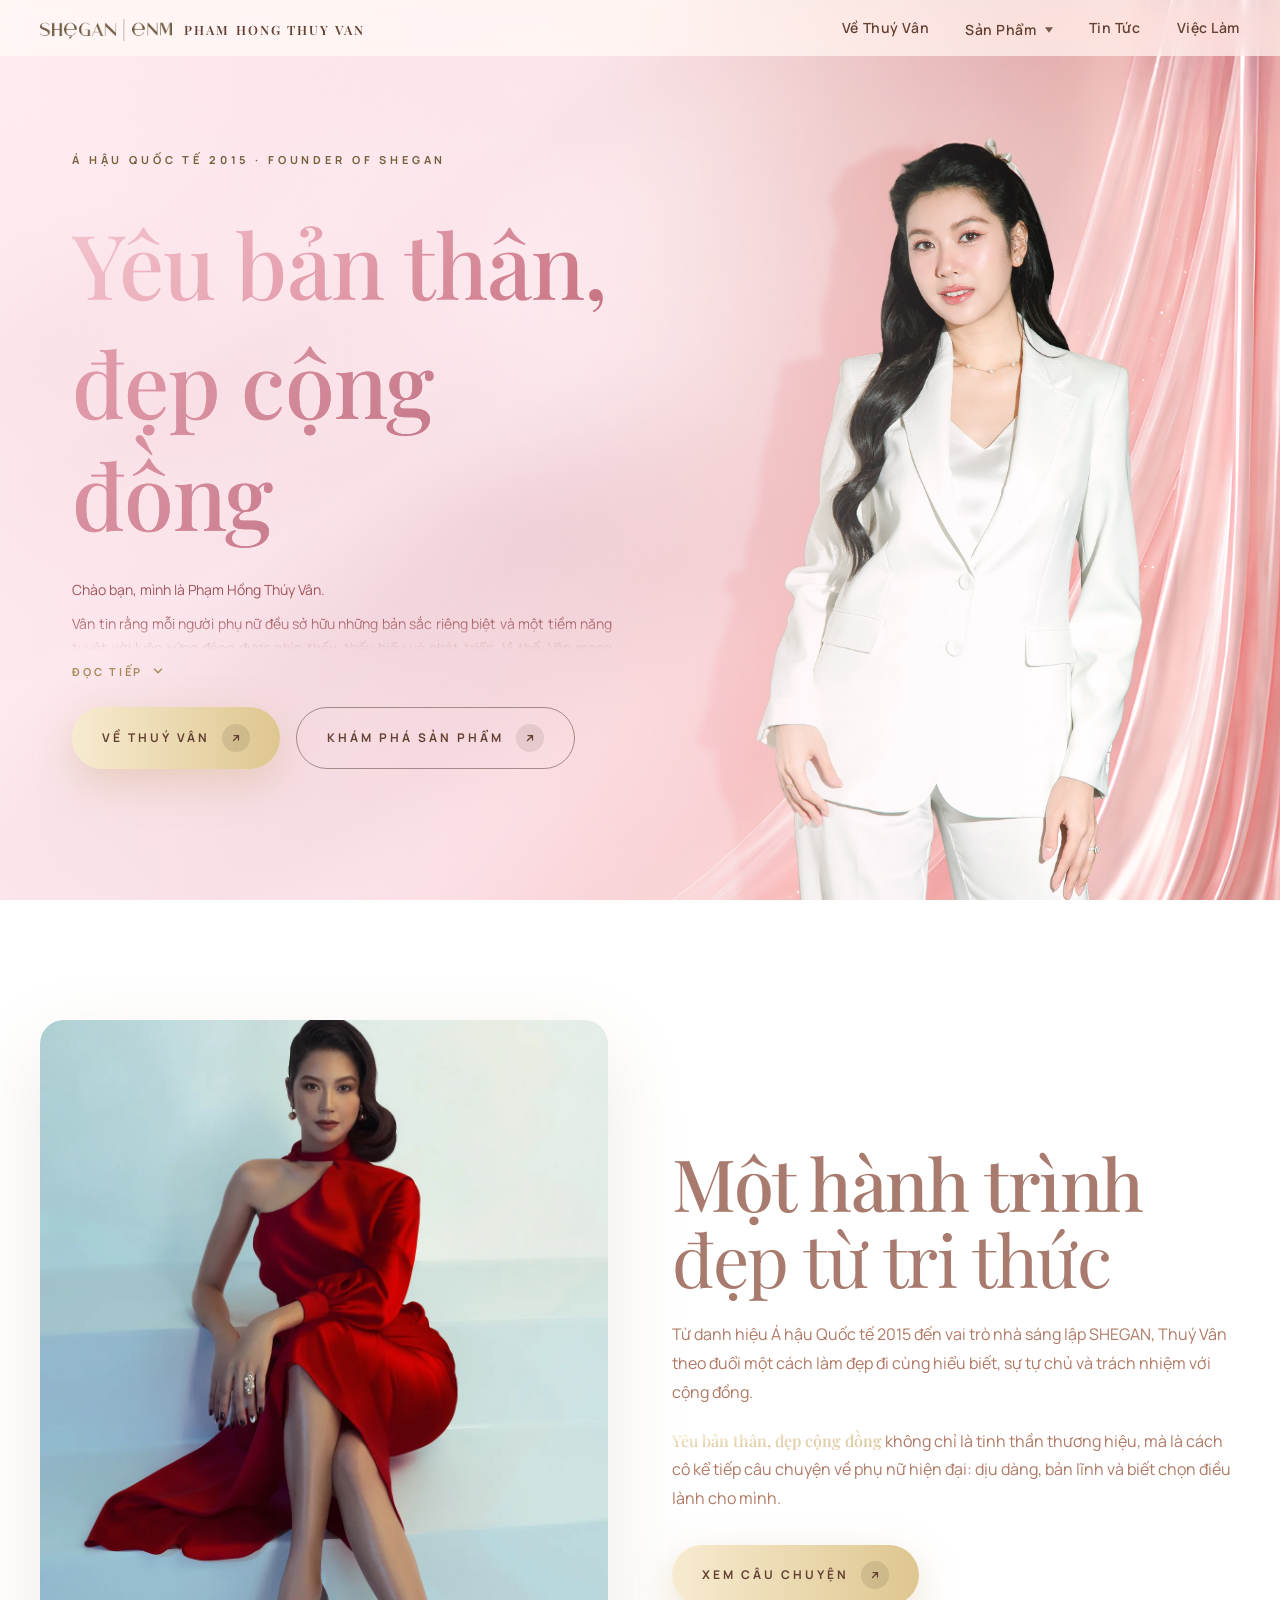
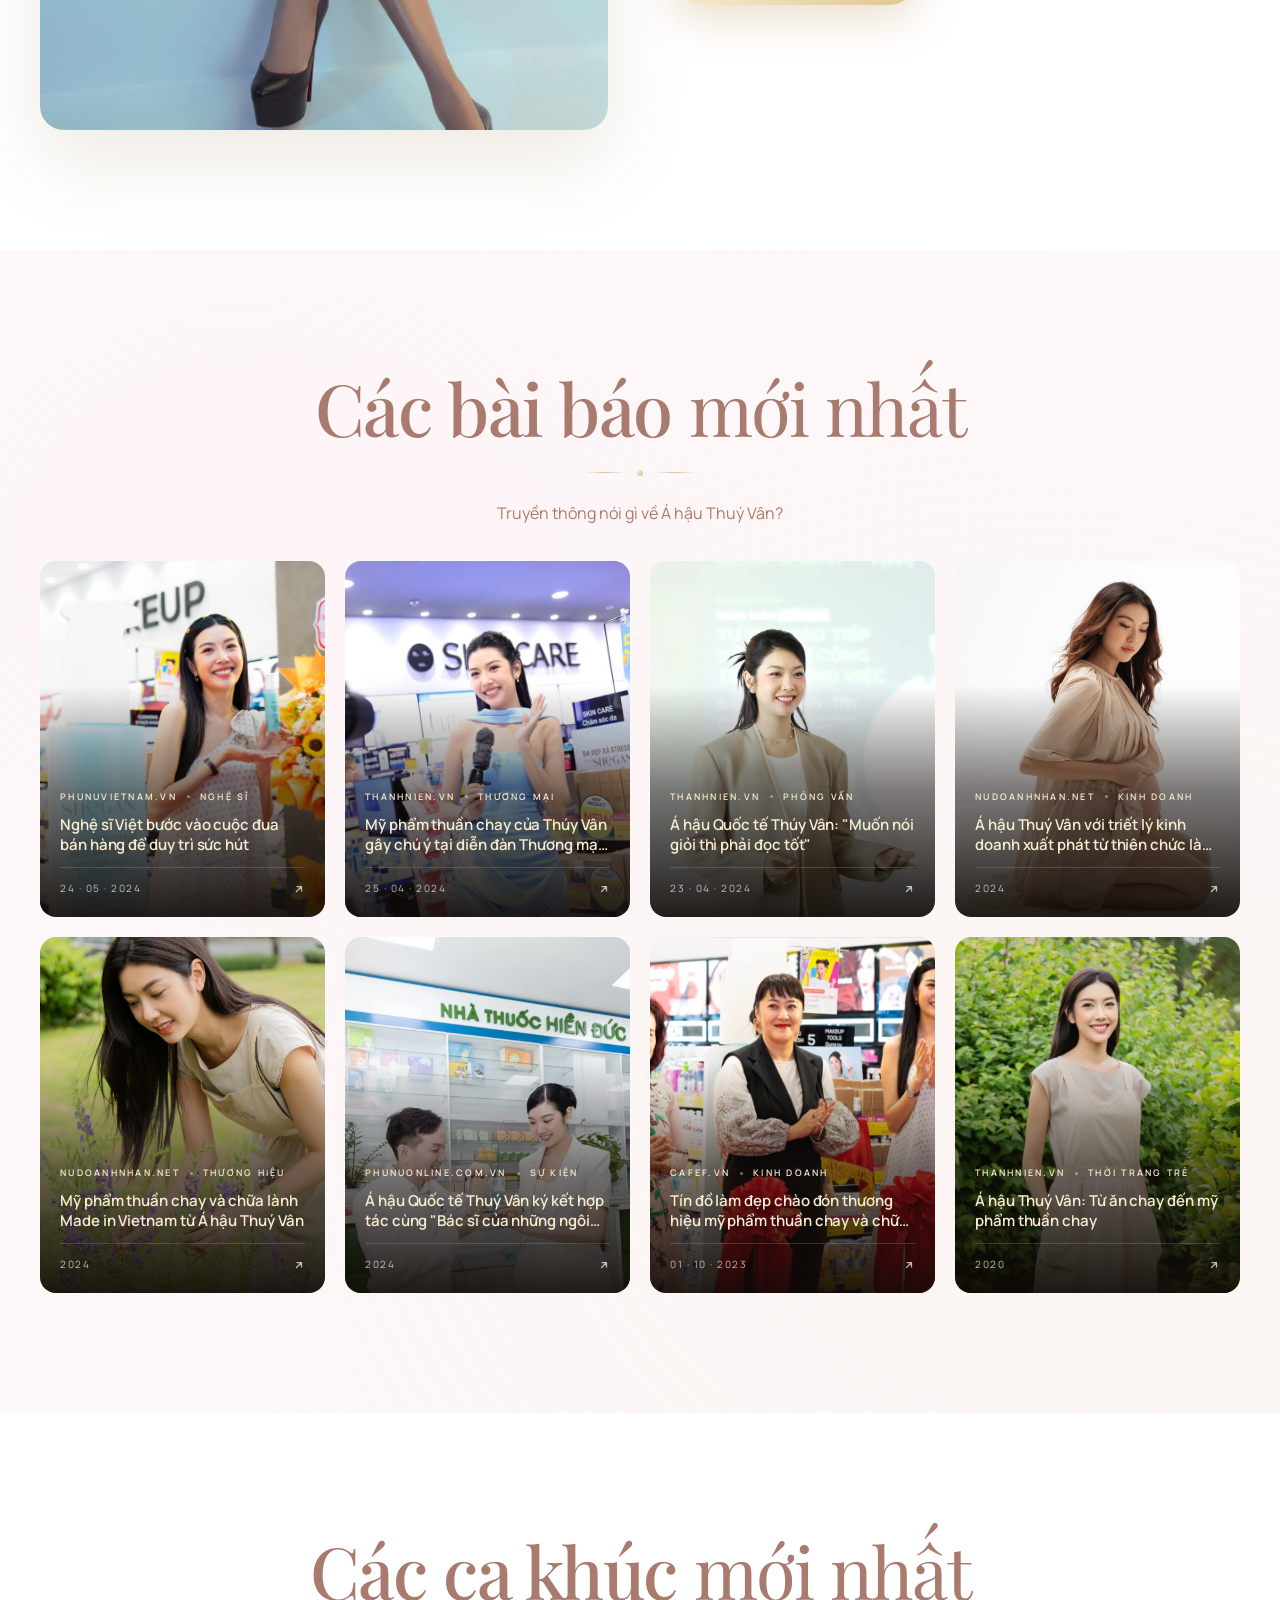
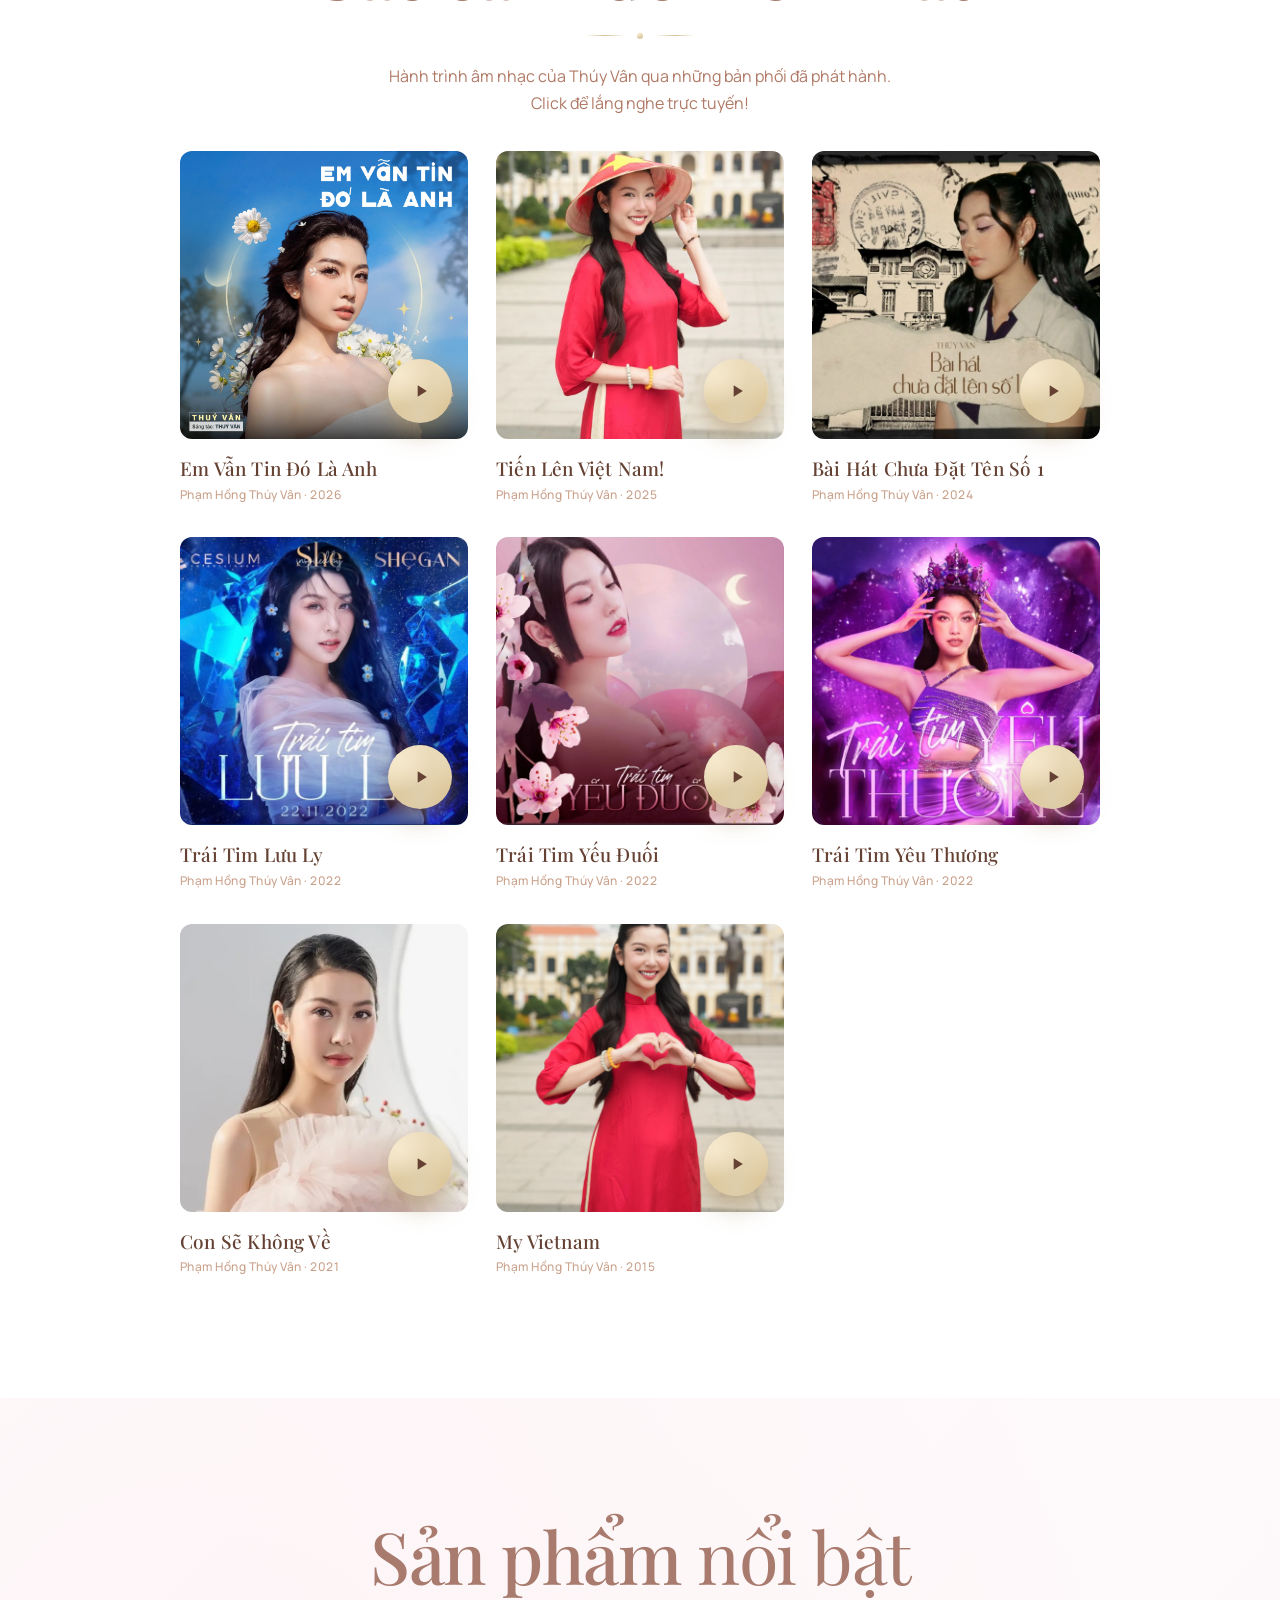
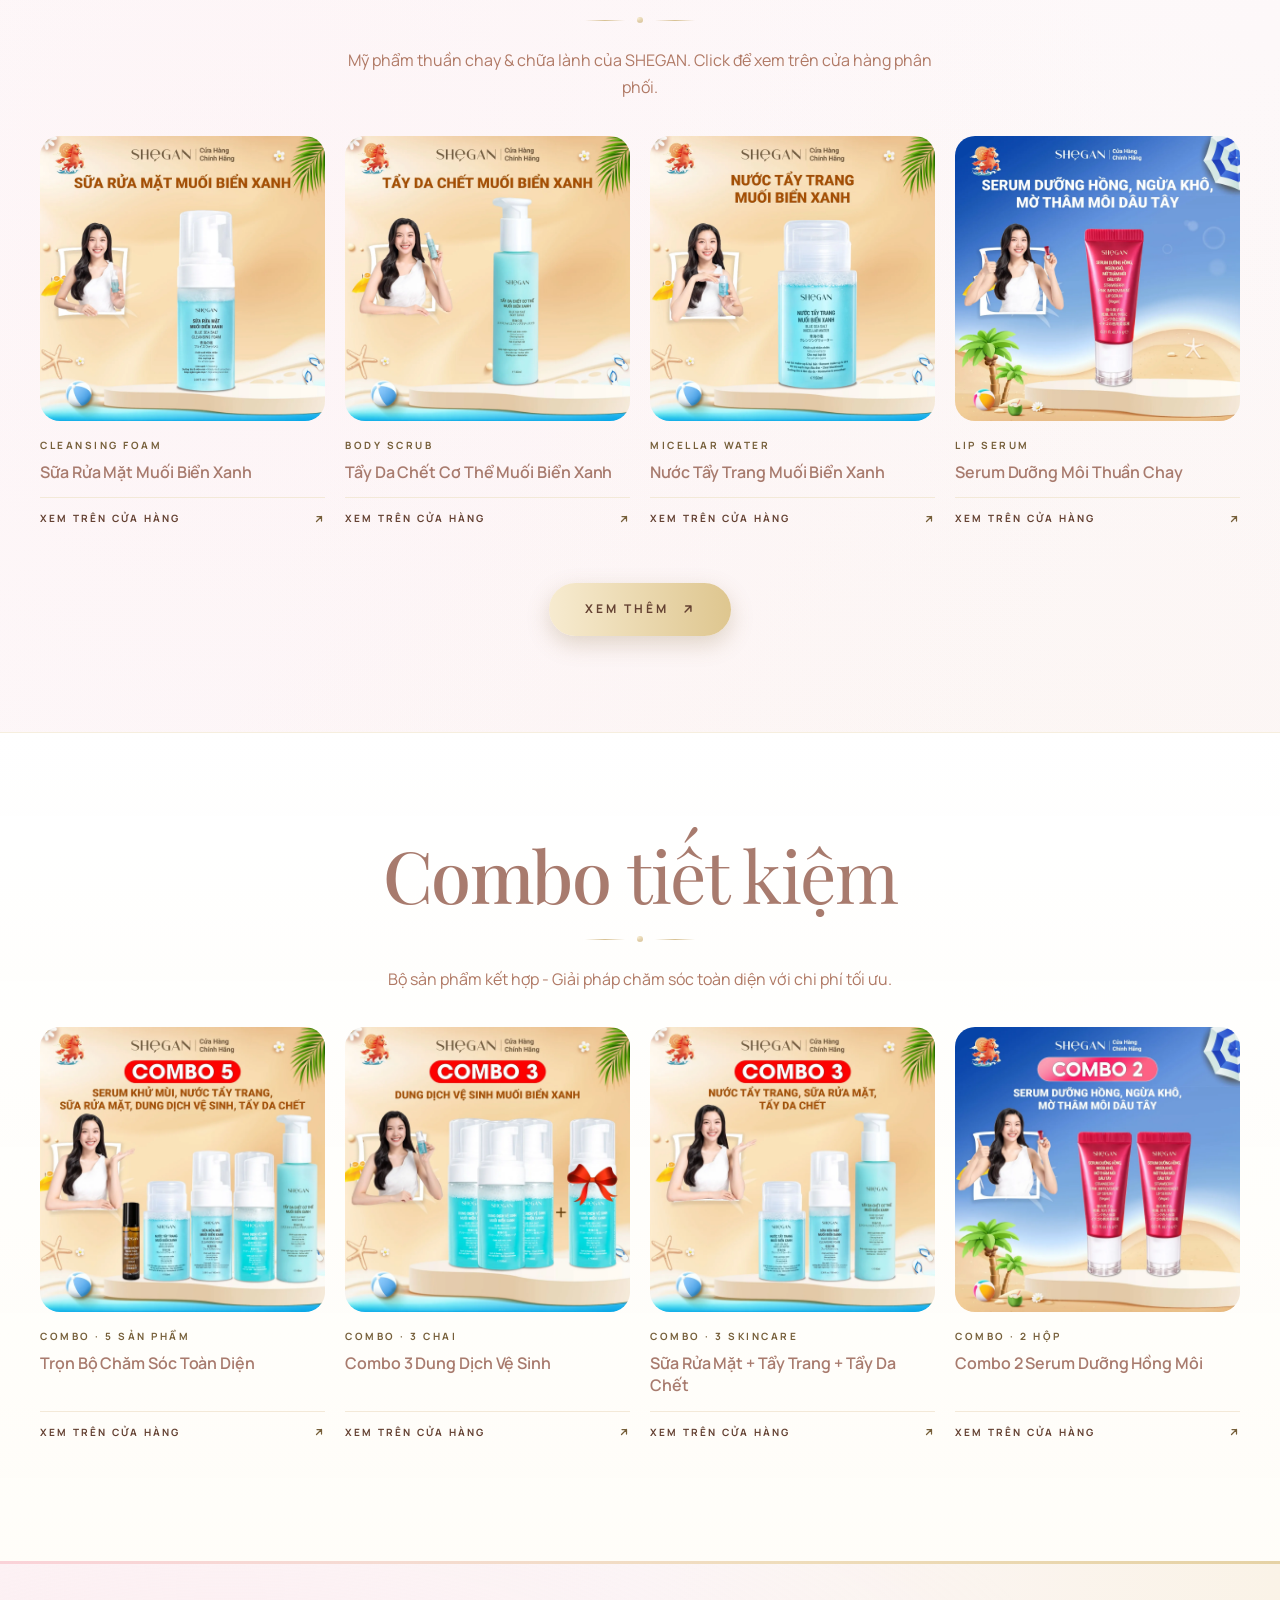
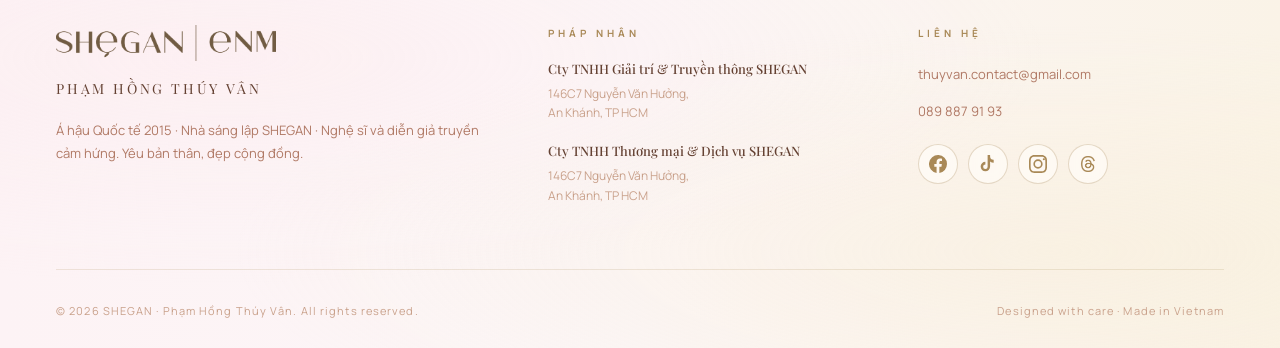
<file: website/index.html>
<!DOCTYPE html>
<html lang="vi">
<head>
<meta charset="UTF-8">
<meta name="viewport" content="width=device-width, initial-scale=1.0">
<title>Phạm Hồng Thúy Vân — Á hậu Quốc tế · Nhà sáng lập SHEGAN</title>
<meta name="description" content="Trang chủ Phạm Hồng Thúy Vân — Á hậu Quốc tế 2015, nhà sáng lập SHEGAN, nghệ sĩ và diễn giả truyền cảm hứng. Yêu bản thân, đẹp cộng đồng.">
<link rel="preconnect" href="https://fonts.googleapis.com">
<link rel="preconnect" href="https://fonts.gstatic.com" crossorigin>
<link href="https://fonts.googleapis.com/css2?family=Playfair+Display:ital,wght@0,400;0,500;0,600;0,700;0,800;0,900;1,400;1,500;1,700&family=Manrope:wght@200;300;400;500;600;700;800&display=swap" rel="stylesheet">
<link rel="icon" href="assets/logo-enm.webp" type="image/webp">
<link rel="stylesheet" href="style.css">
<style>
  /* ============ HEADER — SINGLE ROW, STICKY ============ */
  body { padding-top: 0; }
  .site-header {
    position: relative;
    width: 100%;
    background: transparent;
    z-index: 1000;
  }
  .brand-name {
    font-family: var(--font-heading);
    font-size: clamp(12px, 1vw, 14px);
    font-weight: 600;
    letter-spacing: 0.16em;
    text-transform: uppercase;
    color: var(--porcelain);
    white-space: nowrap;
    transition: color 0.3s ease;
    text-shadow: 0 1px 10px rgba(15, 10, 7, 0.5);
  }
  .brand-logo {
    height: 22px; width: auto; display: block;
    filter: brightness(0) invert(1) drop-shadow(0 1px 6px rgba(15, 10, 7, 0.5));
    transition: filter 0.3s ease;
  }

  .header-nav {
    position: fixed; top: 0; left: 0; right: 0; z-index: 1000;
    background: linear-gradient(180deg, rgba(15, 10, 7, 0.38) 0%, rgba(15, 10, 7, 0.15) 65%, transparent 100%);
    backdrop-filter: none;
    -webkit-backdrop-filter: none;
    border-bottom: none;
    transition: background 0.35s ease, border-color 0.35s ease, box-shadow 0.35s ease;
    display: flex; align-items: center; justify-content: space-between;
    padding: 14px 40px;
    gap: 24px;
  }
  .header-nav.scrolled {
    background: rgba(253, 249, 242, 0.92);
    backdrop-filter: blur(20px) saturate(1.2);
    -webkit-backdrop-filter: blur(20px) saturate(1.2);
    border-bottom-color: rgba(236, 217, 184, 0.5);
    box-shadow: 0 4px 20px rgba(139, 111, 63, 0.1);
  }
  .header-nav.scrolled .brand-name {
    color: var(--warm-brown);
    text-shadow: none;
  }
  .header-nav.scrolled .brand-logo {
    filter: none;
  }
  .header-nav.scrolled .header-menu a {
    color: var(--text-soft);
    text-shadow: none;
  }
  .header-nav.scrolled .header-icon-btn {
    color: var(--warm-brown);
    filter: none;
  }
  .header-nav.scrolled .header-icon-btn:hover {
    background: var(--mesh-gold-subtle);
    border-color: var(--border); color: var(--antique-gold);
  }
  .header-brand {
    display: flex; align-items: center; gap: 12px;
    text-decoration: none;
  }
  .header-right {
    display: flex; align-items: center; gap: 32px;
  }
  .header-menu {
    display: flex; gap: 36px; list-style: none;
    margin: 0; padding: 0;
  }
  .header-menu a {
    font-family: var(--font-body);
    font-size: 14px; font-weight: 700;
    color: var(--porcelain); text-decoration: none;
    letter-spacing: 0.04em;
    padding: 4px 0; position: relative;
    transition: color 0.3s ease;
    text-shadow: 0 1px 10px rgba(15, 10, 7, 0.5);
  }
  .header-menu a::after {
    content: ''; position: absolute;
    bottom: -4px; left: 0; right: 0;
    height: 1px; background: var(--mesh-gold);
    transform: scaleX(0); transform-origin: right;
    transition: transform 0.4s cubic-bezier(.4,0,.2,1);
  }
  .header-menu a:hover::after { transform: scaleX(1); transform-origin: left; }
  .header-menu a.active { color: var(--antique-gold); }
  .header-menu a.active::after { transform: scaleX(1); }
  .header-utils {
    display: flex; align-items: center; gap: 8px;
  }
  .header-icon-btn {
    width: 32px; height: 32px;
    display: inline-flex; align-items: center; justify-content: center;
    background: transparent; border: 1px solid transparent;
    border-radius: 50%; color: var(--porcelain);
    cursor: pointer; text-decoration: none;
    transition: all 0.3s ease;
    filter: drop-shadow(0 1px 6px rgba(15, 10, 7, 0.5));
  }
  .header-icon-btn:hover {
    background: rgba(253, 249, 242, 0.15);
    border-color: rgba(253, 249, 242, 0.3); color: var(--porcelain);
  }
  .header-icon-btn svg { width: 16px; height: 16px; }

  main { padding-top: 0; }
  .hero-home {
    min-height: 100vh;
    margin: 0;
    border-radius: 0;
    padding: 100px 72px 80px;
    display: grid;
    grid-template-columns: 1.05fr 1fr;
    gap: 64px;
    align-items: center;
    background:
      linear-gradient(90deg,
        rgba(255, 235, 240, 0.88) 0%,
        rgba(252, 224, 232, 0.65) 35%,
        rgba(252, 224, 232, 0.2) 65%,
        transparent 90%),
      url('assets/beauty/home-hero-pink.webp') center top / cover no-repeat;
  }
  /* Text colors for light pink hero — rich bronze/antique-gold for contrast */
  .hero-home .hero-banner-eyebrow {
    background: none;
    -webkit-background-clip: initial; background-clip: initial;
    color: var(--antique-gold);
  }
  .hero-home h1 {
    background: linear-gradient(135deg, #F5C8D2 0%, #E5A0AE 35%, #C97583 70%, #9C5366 100%);
    -webkit-background-clip: text; background-clip: text;
    color: transparent;
    text-shadow: none;
    font-size: clamp(48px, 7vw, 92px);
    font-weight: 500;
  }
  .hero-home h1 em {
    background: linear-gradient(135deg, #E5A0AE 0%, #B36275 100%);
    -webkit-background-clip: text; background-clip: text;
    color: transparent;
  }
  .hero-home .hero-banner-desc { color: var(--text); }

  /* Hero bio — collapsible long content (3 lines clamp + Đọc tiếp toggle) */
  .hero-bio {
    font-size: 14px;
    line-height: 1.7;
    color: var(--text);
    max-width: 540px;
    margin: 0;
    text-align: justify;
    hyphens: auto;
    box-sizing: border-box;
  }
  .hero-bio p { margin: 0 0 10px; }
  .hero-bio p:last-child { margin-bottom: 0; }
  .hero-bio ul { list-style: none; padding: 0; margin: 8px 0 12px; }
  .hero-bio li {
    position: relative;
    padding-left: 16px;
    margin-bottom: 8px;
  }
  .hero-bio li::before {
    content: '·';
    position: absolute; left: 0; top: -2px;
    color: var(--royal-gold);
    font-weight: 700; font-size: 20px;
  }
  .hero-bio strong { color: var(--heading); font-weight: 600; }
  .hero-bio:not(.expanded) {
    max-height: calc(1.7em * 3);
    overflow: hidden;
    -webkit-mask-image: linear-gradient(180deg, #000 55%, transparent 100%);
    mask-image: linear-gradient(180deg, #000 55%, transparent 100%);
  }
  /* Expanded state: the block sits at 20px from viewport (same as h1 / CTAs)
     and adds its own 20px inner padding so text inside is inset further from
     the block edge — looks like a proper card. */
  .hero-bio.expanded {
    position: relative;
    z-index: 1;
    width: 100%;
    max-width: 100%;
    box-sizing: border-box;
    padding: 20px;
    margin: 0;
    border-radius: 14px;
    background: rgba(255, 245, 248, 0.72);
    backdrop-filter: blur(8px) saturate(1.1);
    -webkit-backdrop-filter: blur(8px) saturate(1.1);
    box-shadow: 0 4px 18px rgba(168, 137, 87, 0.08);
    transition: background 0.3s ease;
  }
  .bio-toggle {
    background: none; border: 0; padding: 0;
    margin: 14px 0 28px;
    color: var(--royal-gold);
    font-family: var(--font-body);
    font-size: 11px; font-weight: 700;
    letter-spacing: 0.25em; text-transform: uppercase;
    cursor: pointer;
    display: inline-flex; align-items: center; gap: 8px;
    transition: color 0.25s ease;
  }
  .bio-toggle svg { transition: transform 0.3s ease; }
  .bio-toggle[aria-expanded="true"] svg { transform: rotate(180deg); }
  .bio-toggle:hover { color: var(--antique-gold); }
  /* Ghost CTA on light pink — switch from pearl/cream to brown so it stands out */
  .hero-home .cta-ghost {
    color: var(--warm-brown);
    border-color: rgba(62, 46, 31, 0.45);
  }
  .hero-home .cta-ghost:hover {
    background: rgba(62, 46, 31, 0.06);
    border-color: var(--warm-brown);
    color: var(--deep-brown);
  }
  .hero-home .cta-ghost .cta-arrow {
    background: rgba(62, 46, 31, 0.1);
    color: var(--warm-brown);
  }
  .hero-home::after { display: none; }
  .hero-home .hero-banner-content { max-width: none; }
  .hero-home-image { display: none; }
  .hero-home-image {
    justify-self: stretch;
    align-self: stretch;
    width: auto;
    /* Kéo ảnh ra sát các mép hero để không để lộ khoảng dark padding */
    margin: -80px -72px -80px 0;
    background: url('assets/beauty/home-hero-pink.webp') center top / cover no-repeat;
    position: relative;
    overflow: hidden;
    /* Mask mờ feather cạnh trái — ảnh tự fade transparent để nền dark lộ xuyên qua, mềm & blur */
    -webkit-mask-image: linear-gradient(90deg,
      transparent 0%,
      rgba(0, 0, 0, 0.15) 10%,
      rgba(0, 0, 0, 0.5) 25%,
      rgba(0, 0, 0, 0.85) 42%,
      #000 58%);
    mask-image: linear-gradient(90deg,
      transparent 0%,
      rgba(0, 0, 0, 0.15) 10%,
      rgba(0, 0, 0, 0.5) 25%,
      rgba(0, 0, 0, 0.85) 42%,
      #000 58%);
  }
  /* Edge overlays removed — image shows at full quality without blur/tint */
  .hero-home-image::after,
  .hero-home-image::before { display: none; }
  section.home-section {
    padding: 120px 40px;
    max-width: none; margin: 0;
    position: relative;
    background: var(--white);
  }
  section.home-section > .about-teaser,
  section.home-section > .section-header {
    max-width: 1320px;
    margin-left: auto;
    margin-right: auto;
  }
  /* music-grid has its own narrower max-width — see below */
  section.home-section.cream {
    max-width: none;
    background:
      radial-gradient(at 15% 30%, rgba(247, 235, 208, 0.22), transparent 56%),
      radial-gradient(at 85% 70%, rgba(215, 194, 154, 0.13), transparent 58%),
      linear-gradient(135deg, rgba(255, 255, 255, 0.78), rgba(250, 243, 231, 0.92)),
      var(--cream);
  }
  /* "Sản phẩm nổi bật" + "Các bài báo mới nhất" — barely-there pink, nearly white */
  section.home-section#products,
  section.home-section#news {
    background:
      radial-gradient(at 18% 25%, rgba(252, 230, 235, 0.25), transparent 60%),
      radial-gradient(at 82% 75%, rgba(247, 235, 208, 0.15), transparent 60%),
      linear-gradient(135deg, #FEFAFB 0%, #FCF6F7 100%);
  }
  .home-section-inner {
    max-width: 1320px; margin: 0 auto;
  }
  .footer-wrap {
    width: 100%;
    padding: 0;
  }
  .footer-wrap .site-footer {
    border-radius: 0;
  }
  .footer-top.footer-top-3col {
    grid-template-columns: 1.4fr 1fr 1fr;
    gap: 64px;
  }
  @media (max-width: 900px) {
    .footer-top.footer-top-3col {
      grid-template-columns: 1fr;
      gap: 32px;
    }
  }
  /* News thumb — frame vuông */
  #news .news-plain-thumb { aspect-ratio: 1 / 1; }

  /* Bỏ section-num eyebrow ("— 02 / Tin Tức —" v.v.) trên homepage cả desktop + mobile */
  .section-header .section-num { display: none !important; }
  .about-teaser-body .section-num { display: none !important; }
  .section-title em,
  .about-teaser-body h2 em {
    font-style: normal !important;
  }

  /* "Xem thêm" CTA at bottom of products section */
  .prod-more-wrap { display: flex; justify-content: center; margin-top: 56px; }
  .prod-more-btn {
    display: inline-flex; align-items: center; justify-content: center; gap: 12px;
    padding: 16px 36px;
    background: var(--btn-gradient);
    color: var(--deep-brown);
    font-family: var(--font-body);
    font-size: 12px; font-weight: 700;
    letter-spacing: 0.25em; text-transform: uppercase;
    text-decoration: none;
    border-radius: 100px;
    transition: all 0.3s ease;
    box-shadow: 0 8px 22px rgba(139, 111, 63, 0.25);
  }
  .prod-more-btn:hover {
    transform: translateY(-2px);
    box-shadow: 0 14px 30px rgba(139, 111, 63, 0.4);
    filter: brightness(1.04);
  }
  .prod-more-btn svg { width: 14px; height: 14px; }

  /* Combo band — separate from featured products with a lighter white/ivory field */
  .combo-band {
    width: 100vw;
    margin: 96px calc(50% - 50vw) -120px;
    padding: 104px 40px 120px;
    background:
      linear-gradient(180deg, rgba(255,255,255,0.98) 0%, rgba(255,253,248,0.96) 100%),
      radial-gradient(at 80% 20%, rgba(215, 193, 147, 0.08), transparent 54%);
    border-top: 1px solid rgba(233, 217, 186, 0.42);
  }
  .combo-band-inner {
    max-width: 1320px;
    margin: 0 auto;
  }

  /* ============ MUSIC SECTION — Spotify-style 3-col grid ============ */
  .home-section .music-grid {
    display: grid !important;
    grid-template-columns: repeat(3, 1fr);
    gap: 32px 28px;
    max-width: 920px;
    margin: 0 auto;
  }
  /* Reset old music-card styling — new card is plain block with cover + meta */
  .home-section .music-card {
    background: transparent !important;
    border: none !important;
    border-radius: 0 !important;
    padding: 0 !important;
    display: block !important;
    min-height: 0 !important;
    cursor: pointer;
    transition: transform 0.3s ease;
    box-shadow: none !important;
  }
  .home-section .music-card[data-yt]:focus-visible {
    outline: 2px solid var(--antique-gold);
    outline-offset: 6px;
    border-radius: 12px;
  }
  .home-section .music-cover-wrap {
    position: relative;
    aspect-ratio: 1;
    margin-bottom: 18px;
    transition: transform 0.35s ease;
    /* No overflow:hidden here — keep play-button shadow visible. */
  }
  .home-section .music-card:hover .music-cover-wrap { transform: translateY(-4px); }
  .home-section .music-cover {
    position: absolute; inset: 0;
    background-size: cover; background-position: center;
    border-radius: 12px;
  }
  /* Play button — Spotify-style: always visible, lifts on hover.
     pointer-events: none so the card-wide click handler always fires. */
  .home-section .music-play {
    position: absolute;
    right: 16px; bottom: 16px;
    width: 64px; height: 64px;
    border-radius: 50%;
    background: var(--mesh-gold);
    color: var(--deep-brown);
    border: none;
    display: flex; align-items: center; justify-content: center;
    box-shadow: 0 10px 24px rgba(168, 137, 87, 0.55);
    cursor: pointer;
    pointer-events: none;
    transition: transform 0.3s ease, box-shadow 0.3s ease;
  }
  .home-section .music-card:hover .music-play {
    transform: translateY(-4px);
    box-shadow: 0 16px 30px rgba(168, 137, 87, 0.65);
  }
  .home-section .music-play svg {
    width: 20px; height: 20px; fill: currentColor; margin-left: 2px;
  }
  .home-section .music-play .icon-pause { display: none; margin-left: 0; }
  /* Spotify-style "now playing" state — pulsing button + title goes gold. */
  .home-section .music-card.playing .music-play .icon-play { display: none; }
  .home-section .music-card.playing .music-play .icon-pause { display: block; }
  .home-section .music-card.playing .music-play {
    transform: translateY(-4px);
    animation: musicPlayPulse 2.2s ease-in-out infinite;
  }
  .home-section .music-card.playing .music-title { color: var(--royal-gold); }
  @keyframes musicPlayPulse {
    0%, 100% {
      box-shadow: 0 10px 22px rgba(168, 137, 87, 0.6),
                  0 0 0 0 rgba(168, 137, 87, 0.5);
    }
    50% {
      box-shadow: 0 14px 28px rgba(168, 137, 87, 0.75),
                  0 0 0 10px rgba(168, 137, 87, 0);
    }
  }
  .home-section .music-title {
    font-family: var(--font-heading);
    font-size: 19px; font-weight: 500;
    color: var(--deep-brown);
    line-height: 1.25;
    margin: 0 0 4px;
    transition: color 0.3s ease;
  }
  .home-section .music-meta {
    font-family: var(--font-body);
    font-size: 12px; font-weight: 500;
    color: var(--text-muted);
    margin: 0;
    letter-spacing: 0.04em;
  }

  /* Hide the iframe visually but keep it rendered so audio plays */
  .music-player {
    position: absolute;
    width: 1px; height: 1px;
    left: -9999px; top: 0;
    opacity: 0;
    pointer-events: none;
    overflow: hidden;
  }

  @media (max-width: 900px) {
    .home-section .music-grid { grid-template-columns: repeat(2, 1fr); gap: 22px 14px; }
    .home-section .music-play { width: 52px; height: 52px; right: 12px; bottom: 12px; }
    .home-section .music-title { font-size: 15px; }
    .home-section .music-meta { font-size: 13px; font-weight: 600; }
  }
  /* Keep 2 columns even on very narrow phones */
  @media (max-width: 900px) {
    .section-desc br.desktop-only { display: none; }
  }
  /* News overlay cards — compact size */
  #news .news-grid {
    grid-template-columns: repeat(4, 1fr);
    max-width: 1280px;
    margin: 0 auto;
    gap: 20px;
  }
  #news .news-overlay-card {
    aspect-ratio: 4 / 5;
    border-radius: 16px;
  }
  #news .news-overlay-content { padding: 22px 20px 20px; }
  #news .news-overlay-meta { font-size: 9px; margin-bottom: 10px; }
  #news .news-overlay-card h4 { font-size: 15px; margin-bottom: 12px; }
  #news .news-overlay-foot { font-size: 10px; padding-top: 12px; }
  #news .news-overlay-foot .arrow-ext { width: 12px; height: 12px; }
  /* About teaser */
  .about-teaser {
    display: grid; grid-template-columns: 1fr 1fr;
    gap: clamp(48px, 5vw, 72px); align-items: center;
  }
  .about-teaser-img {
    aspect-ratio: 4/5;
    border-radius: 24px;
    background-size: cover;
    background-position: center;
    box-shadow: var(--shadow-lg);
  }
  .about-teaser-body .section-num { text-align: left; }
  .about-teaser-body h2 {
    font-family: var(--font-heading);
    font-size: clamp(42px, 6vw, 72px);
    line-height: 1.05;
    letter-spacing: -0.02em;
    margin: 0 0 24px;
    color: var(--heading);
    font-weight: 500;
    max-width: 760px;
    text-wrap: balance;
  }
  .about-teaser-body h2 em {
    font-style: normal; font-weight: 400;
    color: var(--heading);
  }
  .about-teaser-body p {
    font-family: var(--font-body);
    font-size: 16px; line-height: 1.8;
    color: var(--text-soft);
    margin-bottom: 20px;
  }
  .about-teaser-body .accent {
    font-family: var(--font-heading);
    font-style: italic;
    background: var(--mesh-gold);
    -webkit-background-clip: text; background-clip: text; color: transparent;
    font-weight: 500;
  }
  .about-teaser-cta { margin-top: 32px; }
  @media (max-width: 900px) {
    .brand-name { font-size: 12px; letter-spacing: 0.12em; }
    .brand-logo { height: 20px; }
    .header-nav {
      padding: 10px 20px; gap: 12px;
      flex-wrap: wrap;
    }
    .header-right { gap: 16px; }
    .header-menu { gap: 16px; flex-wrap: wrap; }
    .header-menu a { font-size: 13px; font-weight: 700; }
    .hero-home {
      padding: 86px 20px 40px;
      min-height: 92vh;
      min-height: 92svh;
      grid-template-columns: minmax(0, 1fr);
      gap: 0;
      align-items: end;
      box-sizing: border-box;
      overflow-x: hidden;
      /* Gradient only kicks in from ~60% downward so the subject (top portion
         of the photo) stays visible; bottom area gets enough pink for text. */
      background:
        linear-gradient(180deg,
          rgba(255, 235, 240, 0) 0%,
          rgba(255, 235, 240, 0) 55%,
          rgba(255, 235, 240, 0.4) 75%,
          rgba(252, 224, 232, 0.9) 100%),
        url('assets/beauty/home-hero-pink.webp') 78% top / cover no-repeat;
    }
    .hero-home .hero-banner-content { width: 100%; max-width: 100%; min-width: 0; box-sizing: border-box; }
    /* Hero text — rich bronze on light pink, smaller + compact on mobile */
    .hero-banner-eyebrow { filter: none; }
    .hero-home .hero-banner-eyebrow {
      background: none !important;
      -webkit-background-clip: initial !important; background-clip: initial !important;
      color: var(--antique-gold) !important;
      font-size: 10px !important;
      letter-spacing: 0.3em !important;
      margin-bottom: 14px !important;
    }
    .hero-home h1 {
      background: linear-gradient(135deg, #F5C8D2 0%, #E5A0AE 35%, #C97583 70%, #9C5366 100%) !important;
      -webkit-background-clip: text !important;
      background-clip: text !important;
      -webkit-text-fill-color: transparent !important;
      color: transparent !important;
      text-shadow: none;
      font-size: 42px !important;
      font-weight: 500 !important;
      margin-bottom: 14px !important;
      line-height: 1.3 !important;
      padding-bottom: 0.15em;
    }
    .hero-home h1 em {
      background: linear-gradient(135deg, #E5A0AE 0%, #B36275 100%) !important;
      -webkit-background-clip: text !important;
      background-clip: text !important;
      -webkit-text-fill-color: transparent !important;
      color: transparent !important;
      text-shadow: none;
    }
    .hero-home .hero-banner-desc {
      color: var(--text);
      text-shadow: none;
      font-size: 14px;
      line-height: 1.6;
      margin-bottom: 22px;
    }
    .hero-home .hero-banner-cta { gap: 10px; }
    .hero-home .cta-primary,
    .hero-home .cta-ghost { padding: 13px 22px; font-size: 12px; letter-spacing: 0.22em; }
    .hero-home-image {
      max-width: 100%;
      aspect-ratio: 4 / 5;
      justify-self: center;
      margin: 0;
    }
    section.home-section { padding: 80px 24px; }
    .combo-band {
      margin: 72px calc(50% - 50vw) -80px;
      padding: 72px 24px 80px;
    }
    .about-teaser { grid-template-columns: 1fr; gap: 40px; }
    .about-teaser-body h2 { text-align: center; }

    /* Hero CTAs ~70% size + side-by-side on mobile */
    .hero-banner-cta {
      flex-wrap: nowrap;
      gap: 8px;
    }
    .cta-primary, .cta-ghost {
      flex: 1 1 0;
      min-width: 0;
      justify-content: center;
      padding: 10px 14px;
      font-size: 12px;
      letter-spacing: 0.16em;
      gap: 6px;
      white-space: nowrap;
    }
    .cta-arrow { width: 18px; height: 18px; flex-shrink: 0; }
    .cta-arrow svg { width: 8px; height: 8px; }

    /* News overlay on mobile — centered card carousel.
       Active card is centered in viewport with partial peeks of prev/next cards
       on both sides. Slider extends beyond the section's 24px padding so peeks
       can reach the viewport edge symmetrically. */
    #news .news-grid {
      display: flex !important;
      grid-template-columns: none !important;
      gap: 14px;
      overflow-x: auto;
      scroll-snap-type: x mandatory;
      -webkit-overflow-scrolling: touch;
      padding: 4px 10vw 16px;
      margin: 0 -24px;
      scrollbar-width: none;
    }
    #news .news-grid::-webkit-scrollbar { display: none; }
    #news .news-overlay-card {
      flex: 0 0 80vw;
      aspect-ratio: 4 / 5;
      border-radius: 20px;
      scroll-snap-align: center;
    }
    #news .news-overlay-content { padding: 28px 24px 24px; }
    #news .news-overlay-meta { font-size: 11px; margin-bottom: 14px; }
    #news .news-overlay-card h4 {
      font-size: 18px; margin-bottom: 16px;
      -webkit-line-clamp: 4;
      line-clamp: 4;
    }
    #news .news-overlay-foot { font-size: 12px; padding-top: 14px; }
    #news .news-overlay-foot .arrow-ext { width: 16px; height: 16px; }
  }

  /* Combo card — static (no link yet) */
  .prod-a-card--static { cursor: default; }
  .prod-a-card--static:hover { transform: none; }
  .prod-a-card--static:hover .prod-a-img { box-shadow: none; }
</style>
</head>
<body>

<!-- ============ HEADER — single row: logo+name left, menu+utils right ============ -->
<header class="site-header">
  <div class="header-blur-layer" id="headerBlur"></div>
  <nav class="header-nav" id="siteHeader">
    <a href="index.html" class="header-brand">
      <img src="assets/logo-enm.webp" alt="SHEGAN ENM" class="brand-logo">
      <span class="brand-name">Pham Hong Thuy Van</span>
    </a>
    <div class="header-right">
      <ul class="header-menu" id="primaryMenu">
        <li><a href="about.html">Về Thuý Vân</a></li>
        <li class="has-dropdown">
          <a href="music.html" data-spy="products">Sản Phẩm
            <svg class="dropdown-caret" viewBox="0 0 12 8" fill="currentColor" aria-hidden="true"><path d="M6 8 0 0h12z"/></svg>
          </a>
          <ul class="header-dropdown">
            <li><a href="music.html">Âm Nhạc</a></li>
            <li><a href="shegan.html">SHeGAN</a></li>
            <li><a href="elearning.html">E-Learning</a></li>
          </ul>
        </li>
        <li><a href="news.html" data-spy="news">Tin Tức</a></li>
        <li><a href="careers.html" data-spy="careers">Việc Làm</a></li>
      </ul>
    </div>
      <button class="header-hamburger" type="button" aria-label="Mở menu" aria-expanded="false" aria-controls="primaryMenu">
        <svg class="icon-open" viewBox="0 0 24 24" fill="none" stroke="currentColor" stroke-width="2.5" stroke-linecap="round"><path d="M4 7h16M4 12h16M4 17h16"/></svg>
        <svg class="icon-close" viewBox="0 0 24 24" fill="none" stroke="currentColor" stroke-width="2.5" stroke-linecap="round"><path d="M6 6l12 12M6 18L18 6"/></svg>
      </button>
  </nav>
</header>

<main>

  <!-- ============ HERO BANNER ============ -->
  <section class="hero-banner hero-home">
    <div class="hero-banner-content">
      <div class="hero-banner-eyebrow">Á hậu Quốc tế 2015 · Founder of SHEGAN</div>
      <h1>
        Yêu bản thân,<br>
        <em>đẹp cộng đồng</em>
      </h1>
      <div class="hero-banner-desc hero-bio" id="heroBio">
        <p>Chào bạn, mình là Phạm Hồng Thúy Vân.</p>
        <p>Vân tin rằng mỗi người phụ nữ đều sở hữu những bản sắc riêng biệt và một tiềm năng tuyệt vời luôn xứng đáng được nhìn thấy, thấu hiểu và phát triển. Vì thế, Vân mong muốn có thể truyền cảm hứng và đồng hành cùng mọi người trên hành trình Sống ý thức (Conscious Living) giúp khai phóng trọn vẹn Thân — Tâm — Trí, thông qua 3 vai trò cốt lõi:</p>
        <ul>
          <li><strong>Thân</strong> — Nhà sáng lập thương hiệu mỹ phẩm thuần chay SHEGAN: Tiên phong trong việc kiến tạo các giá trị kinh doanh minh bạch, trung thực và bền vững để nuôi dưỡng cơ thể từ những điều lành tính nhất.</li>
          <li><strong>Trí</strong> — Người nghiên cứu về Thương hiệu cá nhân, Social Commerce và Văn hóa học: Ứng dụng tư duy hệ thống từ nền tảng Văn hóa học để quan sát dòng chảy xã hội, phân tích sâu sắc thị hiếu thị trường và đóng gói tri thức bản sắc.</li>
          <li><strong>Tâm</strong> — Nghệ sĩ độc lập: Kết nối sâu sắc và chạm đến cảm xúc của khán giả qua các vai trò Ca - Nhạc sĩ, Giám khảo, Diễn giả và MC chuyên nghiệp bằng chính tần số mộc mạc từ tâm hồn.</li>
        </ul>
        <p>Hy vọng không gian này sẽ là nơi bạn tìm thấy nguồn cảm hứng để đánh thức tiềm năng và định vị bản sắc độc bản của chính mình.</p>
      </div>
      <button type="button" class="bio-toggle" id="heroBioToggle" aria-expanded="false" aria-controls="heroBio">
        <span class="bio-toggle-text">Đọc tiếp</span>
        <svg viewBox="0 0 24 24" width="14" height="14" fill="none" stroke="currentColor" stroke-width="2.5" stroke-linecap="round" stroke-linejoin="round"><polyline points="6 9 12 15 18 9"/></svg>
      </button>
      <div class="hero-banner-cta">
        <a href="about.html" class="cta-primary">
          Về Thuý Vân
          <span class="cta-arrow">
            <svg viewBox="0 0 24 24" fill="none" stroke="currentColor" stroke-width="2.5" stroke-linecap="round" stroke-linejoin="round"><path d="M7 17L17 7M8 7h9v9"/></svg>
          </span>
        </a>
        <a href="shegan.html" class="cta-ghost">
          Khám phá Sản Phẩm
          <span class="cta-arrow">
            <svg viewBox="0 0 24 24" fill="none" stroke="currentColor" stroke-width="2.5" stroke-linecap="round" stroke-linejoin="round"><path d="M7 17L17 7M8 7h9v9"/></svg>
          </span>
        </a>
      </div>
    </div>
    <div class="hero-home-image" aria-hidden="true"></div>
  </section>

  <!-- ============ ABOUT TEASER ============ -->
  <section class="home-section" id="about-preview">
    <div class="about-teaser">
      <div class="about-teaser-img" style="background-image: url('assets/beauty/tangtang-01.webp'); background-position: center 24%;"></div>
      <div class="about-teaser-body">
        <span class="section-num">— 01 / Về Thuý Vân —</span>
        <h2>Một hành trình <em>đẹp từ tri thức</em></h2>
        <p>
          Từ danh hiệu Á hậu Quốc tế 2015 đến vai trò nhà sáng lập SHEGAN, Thuý Vân theo đuổi một cách làm đẹp đi cùng hiểu biết, sự tự chủ và trách nhiệm với cộng đồng.
        </p>
        <p>
          <span class="accent">Yêu bản thân, đẹp cộng đồng</span> không chỉ là tinh thần thương hiệu, mà là cách cô kể tiếp câu chuyện về phụ nữ hiện đại: dịu dàng, bản lĩnh và biết chọn điều lành cho mình.
        </p>
        <div class="about-teaser-cta">
          <a href="about.html" class="cta-primary">
            Xem câu chuyện
            <span class="cta-arrow">
              <svg viewBox="0 0 24 24" fill="none" stroke="currentColor" stroke-width="2.5" stroke-linecap="round" stroke-linejoin="round"><path d="M7 17L17 7M8 7h9v9"/></svg>
            </span>
          </a>
        </div>
      </div>
    </div>
  </section>

  <!-- ============ NEWS ============ -->
  <section class="home-section cream" id="news">
    <div class="home-section-inner">
      <div class="section-header">
        <span class="section-num">— 02 / Tin Tức —</span>
        <h2 class="section-title">Các bài báo <em>mới nhất</em></h2>
        <div class="divider-ornament"><span></span></div>
        <p class="section-desc">Truyền thông nói gì về Á hậu Thuý Vân?</p>
      </div>

      <div class="news-grid">
        <a href="https://phunuvietnam.vn/nghe-si-viet-buoc-vao-cuoc-dua-ban-hang-de-duy-tri-suc-hut-238260524141812101.htm" target="_blank" rel="noopener" class="news-overlay-card" style="background-image: url('assets/news/news-7-nghe-si-ban-hang.webp');">
          <div class="news-overlay-content">
            <div class="news-overlay-meta">
              <span>phunuvietnam.vn</span><span class="news-dot"></span><span>Nghệ sĩ</span>
            </div>
            <h4>Nghệ sĩ Việt bước vào cuộc đua bán hàng để duy trì sức hút</h4>
            <div class="news-overlay-foot">
              <span>24 · 05 · 2024</span>
              <svg class="arrow-ext" viewBox="0 0 24 24" fill="none" stroke="currentColor" stroke-width="2.5" stroke-linecap="round" stroke-linejoin="round"><path d="M7 17L17 7M8 7h9v9"/></svg>
            </div>
          </div>
        </a>

        <a href="https://thanhnien.vn/my-pham-thuan-chay-cua-thuy-van-gay-chu-y-tai-dien-dan-thuong-mai-dien-tu-185240425164046648.htm" target="_blank" rel="noopener" class="news-overlay-card" style="background-image: url('assets/news/news-2-my-pham-thuan-chay.webp');">
          <div class="news-overlay-content">
            <div class="news-overlay-meta">
              <span>thanhnien.vn</span><span class="news-dot"></span><span>Thương mại</span>
            </div>
            <h4>Mỹ phẩm thuần chay của Thúy Vân gây chú ý tại diễn đàn Thương mại điện tử</h4>
            <div class="news-overlay-foot">
              <span>25 · 04 · 2024</span>
              <svg class="arrow-ext" viewBox="0 0 24 24" fill="none" stroke="currentColor" stroke-width="2.5" stroke-linecap="round" stroke-linejoin="round"><path d="M7 17L17 7M8 7h9v9"/></svg>
            </div>
          </div>
        </a>

        <a href="https://thanhnien.vn/a-hau-quoc-te-thuy-van-muon-noi-gioi-thi-phai-doc-tot-185240423211359864.htm" target="_blank" rel="noopener" class="news-overlay-card" style="background-image: url('assets/news/news-4-noi-gioi-doc-tot.webp'); background-position: center 30%;">
          <div class="news-overlay-content">
            <div class="news-overlay-meta">
              <span>thanhnien.vn</span><span class="news-dot"></span><span>Phỏng vấn</span>
            </div>
            <h4>Á hậu Quốc tế Thúy Vân: "Muốn nói giỏi thì phải đọc tốt"</h4>
            <div class="news-overlay-foot">
              <span>23 · 04 · 2024</span>
              <svg class="arrow-ext" viewBox="0 0 24 24" fill="none" stroke="currentColor" stroke-width="2.5" stroke-linecap="round" stroke-linejoin="round"><path d="M7 17L17 7M8 7h9v9"/></svg>
            </div>
          </div>
        </a>

        <a href="https://nudoanhnhan.net/a-hau-thuy-van-voi-triet-ly-kinh-doanh-xuat-phat-tu-thien-chuc-lam-me.html" target="_blank" rel="noopener" class="news-overlay-card" style="background-image: url('assets/news/news-5-triet-ly-lam-me.webp');">
          <div class="news-overlay-content">
            <div class="news-overlay-meta">
              <span>nudoanhnhan.net</span><span class="news-dot"></span><span>Kinh doanh</span>
            </div>
            <h4>Á hậu Thuý Vân với triết lý kinh doanh xuất phát từ thiên chức làm mẹ</h4>
            <div class="news-overlay-foot">
              <span>2024</span>
              <svg class="arrow-ext" viewBox="0 0 24 24" fill="none" stroke="currentColor" stroke-width="2.5" stroke-linecap="round" stroke-linejoin="round"><path d="M7 17L17 7M8 7h9v9"/></svg>
            </div>
          </div>
        </a>

        <a href="https://nudoanhnhan.net/my-pham-thuan-chay-va-chua-lanh-made-in-vietnam-tu-a-hau-thuy-van.html" target="_blank" rel="noopener" class="news-overlay-card" style="background-image: url('assets/news/news-6-made-in-vietnam.webp');">
          <div class="news-overlay-content">
            <div class="news-overlay-meta">
              <span>nudoanhnhan.net</span><span class="news-dot"></span><span>Thương hiệu</span>
            </div>
            <h4>Mỹ phẩm thuần chay và chữa lành Made in Vietnam từ Á hậu Thuý Vân</h4>
            <div class="news-overlay-foot">
              <span>2024</span>
              <svg class="arrow-ext" viewBox="0 0 24 24" fill="none" stroke="currentColor" stroke-width="2.5" stroke-linecap="round" stroke-linejoin="round"><path d="M7 17L17 7M8 7h9v9"/></svg>
            </div>
          </div>
        </a>

        <a href="https://www.phunuonline.com.vn/a-hau-quoc-te-thuy-van-ky-ket-hop-tac-cung-bac-si-cua-nhung-ngoi-sao-le-van-hien-a1520084.html" target="_blank" rel="noopener" class="news-overlay-card" style="background-image: url('assets/news/news-8-ky-ket-bac-si-hien.webp');">
          <div class="news-overlay-content">
            <div class="news-overlay-meta">
              <span>phunuonline.com.vn</span><span class="news-dot"></span><span>Sự kiện</span>
            </div>
            <h4>Á hậu Quốc tế Thuý Vân ký kết hợp tác cùng "Bác sĩ của những ngôi sao" Lê Văn Hiện</h4>
            <div class="news-overlay-foot">
              <span>2024</span>
              <svg class="arrow-ext" viewBox="0 0 24 24" fill="none" stroke="currentColor" stroke-width="2.5" stroke-linecap="round" stroke-linejoin="round"><path d="M7 17L17 7M8 7h9v9"/></svg>
            </div>
          </div>
        </a>

        <a href="https://cafef.vn/tin-do-lam-dep-chao-don-thuong-hieu-my-pham-thuan-chay-va-chua-lanh-cua-a-hau-thuy-van-co-mat-tai-ha-noi-188231001141654842.chn" target="_blank" rel="noopener" class="news-overlay-card" style="background-image: url('assets/news/news-1-tin-do-lam-dep.webp');">
          <div class="news-overlay-content">
            <div class="news-overlay-meta">
              <span>cafef.vn</span><span class="news-dot"></span><span>Kinh doanh</span>
            </div>
            <h4>Tín đồ làm đẹp chào đón thương hiệu mỹ phẩm thuần chay và chữa lành của Á hậu Thúy Vân</h4>
            <div class="news-overlay-foot">
              <span>01 · 10 · 2023</span>
              <svg class="arrow-ext" viewBox="0 0 24 24" fill="none" stroke="currentColor" stroke-width="2.5" stroke-linecap="round" stroke-linejoin="round"><path d="M7 17L17 7M8 7h9v9"/></svg>
            </div>
          </div>
        </a>

        <a href="https://thanhnien.vn/thoi-trang-tre/a-hau-thuy-van-tu-an-chay-den-my-pham-thuan-chay-1851521533.htm" target="_blank" rel="noopener" class="news-overlay-card" style="background-image: url('assets/news/news-3-an-chay-my-pham.webp'); background-position: center top;">
          <div class="news-overlay-content">
            <div class="news-overlay-meta">
              <span>thanhnien.vn</span><span class="news-dot"></span><span>Thời Trang Trẻ</span>
            </div>
            <h4>Á hậu Thuý Vân: Từ ăn chay đến mỹ phẩm thuần chay</h4>
            <div class="news-overlay-foot">
              <span>2020</span>
              <svg class="arrow-ext" viewBox="0 0 24 24" fill="none" stroke="currentColor" stroke-width="2.5" stroke-linecap="round" stroke-linejoin="round"><path d="M7 17L17 7M8 7h9v9"/></svg>
            </div>
          </div>
        </a>
      </div>
    </div>
  </section>

  <!-- ============ MUSIC ============ -->
  <section class="home-section" id="music">
    <div class="section-header">
      <span class="section-num">— 03 / Âm Nhạc —</span>
      <h2 class="section-title">Các ca khúc <em>mới nhất</em></h2>
      <div class="divider-ornament"><span></span></div>
      <p class="section-desc">Hành trình âm nhạc của Thúy Vân qua những bản phối đã phát hành.<br class="desktop-only">Click để lắng nghe trực tuyến!</p>
    </div>

    <div class="music-grid">
      <div class="music-card" data-yt="gtoiMOfbnVk" role="button" tabindex="0" aria-label="Nghe bài Em Vẫn Tin Đó Là Anh">
        <div class="music-cover-wrap">
          <div class="music-cover" style="background-image: url('assets/music/em-van-tin-do-la-anh.webp');"></div>
          <button class="music-play" type="button" tabindex="-1" aria-hidden="true">
            <svg class="icon-play" viewBox="0 0 24 24"><path d="M8 5v14l11-7z"/></svg>
            <svg class="icon-pause" viewBox="0 0 24 24"><path d="M6 5h4v14H6zM14 5h4v14h-4z"/></svg>
          </button>
        </div>
        <h4 class="music-title">Em Vẫn Tin Đó Là Anh</h4>
        <p class="music-meta">Phạm Hồng Thúy Vân · 2026</p>
        <div class="music-player" aria-hidden="true"></div>
      </div>

      <div class="music-card" data-yt="vggFAD9AO3U" role="button" tabindex="0" aria-label="Nghe bài Tiến Lên Việt Nam">
        <div class="music-cover-wrap">
          <div class="music-cover" style="background-image: url('assets/music/tien-len-viet-nam.webp');"></div>
          <button class="music-play" type="button" tabindex="-1" aria-hidden="true">
            <svg class="icon-play" viewBox="0 0 24 24"><path d="M8 5v14l11-7z"/></svg>
            <svg class="icon-pause" viewBox="0 0 24 24"><path d="M6 5h4v14H6zM14 5h4v14h-4z"/></svg>
          </button>
        </div>
        <h4 class="music-title">Tiến Lên Việt Nam!</h4>
        <p class="music-meta">Phạm Hồng Thúy Vân · 2025</p>
        <div class="music-player" aria-hidden="true"></div>
      </div>

      <div class="music-card" data-yt="GyrsOmvOipI" role="button" tabindex="0" aria-label="Nghe bài Bài Hát Chưa Đặt Tên Số 1">
        <div class="music-cover-wrap">
          <div class="music-cover" style="background-image: url('assets/music/bai-hat-chua-dat-ten-so-1.webp');"></div>
          <button class="music-play" type="button" tabindex="-1" aria-hidden="true">
            <svg class="icon-play" viewBox="0 0 24 24"><path d="M8 5v14l11-7z"/></svg>
            <svg class="icon-pause" viewBox="0 0 24 24"><path d="M6 5h4v14H6zM14 5h4v14h-4z"/></svg>
          </button>
        </div>
        <h4 class="music-title">Bài Hát Chưa Đặt Tên Số 1</h4>
        <p class="music-meta">Phạm Hồng Thúy Vân · 2024</p>
        <div class="music-player" aria-hidden="true"></div>
      </div>

      <div class="music-card" data-yt="EUVNz9dcaoA" role="button" tabindex="0" aria-label="Nghe bài Trái Tim Lưu Ly">
        <div class="music-cover-wrap">
          <div class="music-cover" style="background-image: url('assets/music/trai-tim-luu-ly.webp');"></div>
          <button class="music-play" type="button" tabindex="-1" aria-hidden="true">
            <svg class="icon-play" viewBox="0 0 24 24"><path d="M8 5v14l11-7z"/></svg>
            <svg class="icon-pause" viewBox="0 0 24 24"><path d="M6 5h4v14H6zM14 5h4v14h-4z"/></svg>
          </button>
        </div>
        <h4 class="music-title">Trái Tim Lưu Ly</h4>
        <p class="music-meta">Phạm Hồng Thúy Vân · 2022</p>
        <div class="music-player" aria-hidden="true"></div>
      </div>

      <div class="music-card" data-yt="hX4aJ3mgTn8" role="button" tabindex="0" aria-label="Nghe bài Trái Tim Yếu Đuối">
        <div class="music-cover-wrap">
          <div class="music-cover" style="background-image: url('assets/music/trai-tim-yeu-duoi.webp');"></div>
          <button class="music-play" type="button" tabindex="-1" aria-hidden="true">
            <svg class="icon-play" viewBox="0 0 24 24"><path d="M8 5v14l11-7z"/></svg>
            <svg class="icon-pause" viewBox="0 0 24 24"><path d="M6 5h4v14H6zM14 5h4v14h-4z"/></svg>
          </button>
        </div>
        <h4 class="music-title">Trái Tim Yếu Đuối</h4>
        <p class="music-meta">Phạm Hồng Thúy Vân · 2022</p>
        <div class="music-player" aria-hidden="true"></div>
      </div>

      <div class="music-card" data-yt="t0EgveIEtyU" role="button" tabindex="0" aria-label="Nghe bài Trái Tim Yêu Thương">
        <div class="music-cover-wrap">
          <div class="music-cover" style="background-image: url('assets/music/trai-tim-yeu-thuong.webp');"></div>
          <button class="music-play" type="button" tabindex="-1" aria-hidden="true">
            <svg class="icon-play" viewBox="0 0 24 24"><path d="M8 5v14l11-7z"/></svg>
            <svg class="icon-pause" viewBox="0 0 24 24"><path d="M6 5h4v14H6zM14 5h4v14h-4z"/></svg>
          </button>
        </div>
        <h4 class="music-title">Trái Tim Yêu Thương</h4>
        <p class="music-meta">Phạm Hồng Thúy Vân · 2022</p>
        <div class="music-player" aria-hidden="true"></div>
      </div>

      <div class="music-card" data-yt="O7ulohxXrnc" role="button" tabindex="0" aria-label="Nghe bài Con Sẽ Không Về">
        <div class="music-cover-wrap">
          <div class="music-cover" style="background-image: url('assets/music/con-se-khong-ve.webp');"></div>
          <button class="music-play" type="button" tabindex="-1" aria-hidden="true">
            <svg class="icon-play" viewBox="0 0 24 24"><path d="M8 5v14l11-7z"/></svg>
            <svg class="icon-pause" viewBox="0 0 24 24"><path d="M6 5h4v14H6zM14 5h4v14h-4z"/></svg>
          </button>
        </div>
        <h4 class="music-title">Con Sẽ Không Về</h4>
        <p class="music-meta">Phạm Hồng Thúy Vân · 2021</p>
        <div class="music-player" aria-hidden="true"></div>
      </div>

      <div class="music-card" data-yt="JGPESk9IoUg" role="button" tabindex="0" aria-label="Nghe bài My Vietnam">
        <div class="music-cover-wrap">
          <div class="music-cover" style="background-image: url('assets/music/my-vietnam.webp');"></div>
          <button class="music-play" type="button" tabindex="-1" aria-hidden="true">
            <svg class="icon-play" viewBox="0 0 24 24"><path d="M8 5v14l11-7z"/></svg>
            <svg class="icon-pause" viewBox="0 0 24 24"><path d="M6 5h4v14H6zM14 5h4v14h-4z"/></svg>
          </button>
        </div>
        <h4 class="music-title">My Vietnam</h4>
        <p class="music-meta">Phạm Hồng Thúy Vân · 2015</p>
        <div class="music-player" aria-hidden="true"></div>
      </div>
    </div>
  </section>

  <!-- ============ PRODUCTS ============ -->
  <section class="home-section cream" id="products">
    <div class="home-section-inner">
      <div class="section-header">
        <span class="section-num">— 04 / SHEGAN Store —</span>
        <h2 class="section-title">Sản phẩm <em>nổi bật</em></h2>
        <div class="divider-ornament"><span></span></div>
        <p class="section-desc">Mỹ phẩm thuần chay & chữa lành của SHEGAN. Click để xem trên cửa hàng phân phối.</p>
      </div>

      <div class="prod-grid">
        <a href="https://shegan.vn/products/sua-rua-mat-thuan-chay-chiet-xuat-muoi-bien-xanh-100ml" target="_blank" rel="noopener" class="prod-a-card">
          <div class="prod-a-img" style="background-image: url('assets/products/main-cleansing-foam.webp');"></div>
          <div class="prod-a-cat">Cleansing Foam</div>
          <h4 class="prod-a-name">Sữa Rửa Mặt Muối Biển Xanh</h4>
          <span class="prod-a-link">
            Xem trên cửa hàng
            <svg viewBox="0 0 24 24" fill="none" stroke="currentColor" stroke-width="2.5" stroke-linecap="round" stroke-linejoin="round"><path d="M7 17L17 7M8 7h9v9"/></svg>
          </span>
        </a>
        <a href="https://shegan.vn/products/tay-da-chet-co-the-muoi-bien-xanh-br-blue-sea-salt-body-scrub-140ml" target="_blank" rel="noopener" class="prod-a-card">
          <div class="prod-a-img" style="background-image: url('assets/products/main-body-scrub.webp');"></div>
          <div class="prod-a-cat">Body Scrub</div>
          <h4 class="prod-a-name">Tẩy Da Chết Cơ Thể Muối Biển Xanh</h4>
          <span class="prod-a-link">
            Xem trên cửa hàng
            <svg viewBox="0 0 24 24" fill="none" stroke="currentColor" stroke-width="2.5" stroke-linecap="round" stroke-linejoin="round"><path d="M7 17L17 7M8 7h9v9"/></svg>
          </span>
        </a>
        <a href="https://shegan.vn/products/nuoc-tay-trang-muoi-bien-xanh-br-blue-sea-salt-micellar-water-150ml" target="_blank" rel="noopener" class="prod-a-card">
          <div class="prod-a-img" style="background-image: url('assets/products/main-micellar-water.webp');"></div>
          <div class="prod-a-cat">Micellar Water</div>
          <h4 class="prod-a-name">Nước Tẩy Trang Muối Biển Xanh</h4>
          <span class="prod-a-link">
            Xem trên cửa hàng
            <svg viewBox="0 0 24 24" fill="none" stroke="currentColor" stroke-width="2.5" stroke-linecap="round" stroke-linejoin="round"><path d="M7 17L17 7M8 7h9v9"/></svg>
          </span>
        </a>
        <a href="https://shegan.vn/products/serum-duong-hong-ngua-kho-mo-tham-moi-dau-tay-mem-moi-hong-moi-tu-nhien-cang-mong-khong-chua-chi" target="_blank" rel="noopener" class="prod-a-card">
          <div class="prod-a-img" style="background-image: url('assets/products/main-lip-serum.webp');"></div>
          <div class="prod-a-cat">Lip Serum</div>
          <h4 class="prod-a-name">Serum Dưỡng Môi Thuần Chay</h4>
          <span class="prod-a-link">
            Xem trên cửa hàng
            <svg viewBox="0 0 24 24" fill="none" stroke="currentColor" stroke-width="2.5" stroke-linecap="round" stroke-linejoin="round"><path d="M7 17L17 7M8 7h9v9"/></svg>
          </span>
        </a>
      </div>

      <div class="prod-more-wrap">
        <a href="https://shegan.vn/" target="_blank" rel="noopener" class="prod-more-btn">
          Xem thêm
          <svg viewBox="0 0 24 24" fill="none" stroke="currentColor" stroke-width="2.5" stroke-linecap="round" stroke-linejoin="round"><path d="M7 17L17 7M8 7h9v9"/></svg>
        </a>
      </div>

      <div class="combo-band">
        <div class="combo-band-inner">
          <div class="section-header">
            <span class="section-num">— 04.5 / SHEGAN Combo —</span>
            <h2 class="section-title">Combo <em>tiết kiệm</em></h2>
            <div class="divider-ornament"><span></span></div>
            <p class="section-desc">Bộ sản phẩm kết hợp - Giải pháp chăm sóc toàn diện với chi phí tối ưu.</p>
          </div>

          <div class="prod-grid">
            <a href="https://shegan.vn/products/combo-dac-biet-shegan-sua-rua-mat-nuoc-tay-trang-tay-da-chet-dung-dich-ve-sinh-muoi-bien-xanh-serum-khu-mui-bong-tay-trang-shegan" target="_blank" rel="noopener" class="prod-a-card">
              <div class="prod-a-img" style="background-image: url('assets/products/combos/combo-5-full-set.webp');"></div>
              <div class="prod-a-cat">Combo · 5 sản phẩm</div>
              <h4 class="prod-a-name">Trọn Bộ Chăm Sóc Toàn Diện</h4>
              <span class="prod-a-link">
                Xem trên cửa hàng
                <svg viewBox="0 0 24 24" fill="none" stroke="currentColor" stroke-width="2.5" stroke-linecap="round" stroke-linejoin="round"><path d="M7 17L17 7M8 7h9v9"/></svg>
              </span>
            </a>
            <a href="https://shegan.vn/products/mua-3-tang-1-web-combo-3-chai-dung-dich-ve-sinh-muoi-bien-xanh-100ml" target="_blank" rel="noopener" class="prod-a-card">
              <div class="prod-a-img" style="background-image: url('assets/products/combos/combo-3-dung-dich-ve-sinh.webp');"></div>
              <div class="prod-a-cat">Combo · 3 chai</div>
              <h4 class="prod-a-name">Combo 3 Dung Dịch Vệ Sinh</h4>
              <span class="prod-a-link">
                Xem trên cửa hàng
                <svg viewBox="0 0 24 24" fill="none" stroke="currentColor" stroke-width="2.5" stroke-linecap="round" stroke-linejoin="round"><path d="M7 17L17 7M8 7h9v9"/></svg>
              </span>
            </a>
            <a href="https://shegan.vn/products/combo-sua-rua-mat-nuoc-tay-trang-tay-da-chet-muoi-bien-xanh" target="_blank" rel="noopener" class="prod-a-card">
              <div class="prod-a-img" style="background-image: url('assets/products/combos/combo-3-skincare.webp');"></div>
              <div class="prod-a-cat">Combo · 3 skincare</div>
              <h4 class="prod-a-name">Sữa Rửa Mặt + Tẩy Trang + Tẩy Da Chết</h4>
              <span class="prod-a-link">
                Xem trên cửa hàng
                <svg viewBox="0 0 24 24" fill="none" stroke="currentColor" stroke-width="2.5" stroke-linecap="round" stroke-linejoin="round"><path d="M7 17L17 7M8 7h9v9"/></svg>
              </span>
            </a>
            <a href="https://shegan.vn/products/combo-2-tuyp-serum-duong-hong-ngua-kho-mo-tham-moi-dau-tay-mem-moi-hong-moi-tu-nhien-cang-mong-khong-chua-chi" target="_blank" rel="noopener" class="prod-a-card">
              <div class="prod-a-img" style="background-image: url('assets/products/combos/combo-2-lip-serum.webp');"></div>
              <div class="prod-a-cat">Combo · 2 hộp</div>
              <h4 class="prod-a-name">Combo 2 Serum Dưỡng Hồng Môi</h4>
              <span class="prod-a-link">
                Xem trên cửa hàng
                <svg viewBox="0 0 24 24" fill="none" stroke="currentColor" stroke-width="2.5" stroke-linecap="round" stroke-linejoin="round"><path d="M7 17L17 7M8 7h9v9"/></svg>
              </span>
            </a>
          </div>
        </div>
      </div>
    </div>
  </section>


</main>

<!-- ============ FOOTER ============ -->
<div class="footer-wrap">
  <footer class="site-footer">
    <div class="footer-top footer-top-3col">
      <div class="footer-brand-col">
        <img src="assets/logo-enm.webp" alt="SHEGAN ENM" class="brand-img on-dark" style="max-width: 220px; margin-bottom: 16px;">
        <div class="footer-name">Phạm Hồng Thúy Vân</div>
        <p>Á hậu Quốc tế 2015 · Nhà sáng lập SHEGAN · Nghệ sĩ và diễn giả truyền cảm hứng. Yêu bản thân, đẹp cộng đồng.</p>
      </div>

      <div class="footer-col">
        <div class="footer-col-title">Pháp nhân</div>
        <div class="footer-company">
          <div class="footer-company-name">Cty TNHH Giải trí &amp; Truyền thông SHEGAN</div>
          <div class="footer-company-addr">146C7 Nguyễn Văn Hưởng,<br>An Khánh, TP HCM</div>
        </div>
        <div class="footer-company">
          <div class="footer-company-name">Cty TNHH Thương mại &amp; Dịch vụ SHEGAN</div>
          <div class="footer-company-addr">146C7 Nguyễn Văn Hưởng,<br>An Khánh, TP HCM</div>
        </div>
      </div>

      <div class="footer-col">
        <div class="footer-col-title">Liên hệ</div>
        <ul>
          <li><a href="mailto:thuyvan.contact@gmail.com">thuyvan.contact@gmail.com</a></li>
          <li><a href="tel:0898879193">089 887 91 93</a></li>
        </ul>
        <div class="footer-socials">
          <a href="https://www.facebook.com/phamhongthuyvan" target="_blank" rel="noopener" class="social-btn" aria-label="Facebook">
            <svg viewBox="0 0 24 24" fill="currentColor"><path d="M24 12a12 12 0 1 0-13.9 11.9v-8.4H7.1V12h3v-2.6c0-3 1.8-4.6 4.5-4.6 1.3 0 2.7.2 2.7.2v2.9h-1.5c-1.5 0-2 .9-2 1.9V12h3.3l-.5 3.5h-2.8v8.4A12 12 0 0 0 24 12z"/></svg>
          </a>
          <a href="https://www.tiktok.com/@phamhong.thuyvan" target="_blank" rel="noopener" class="social-btn" aria-label="TikTok">
            <svg viewBox="0 0 24 24" fill="currentColor"><path d="M19.6 6.3a4.8 4.8 0 0 1-4.8-4.8V0h-3.3v15.5a3 3 0 1 1-3-3v-3.4a6.3 6.3 0 1 0 6.3 6.3V8.8a8 8 0 0 0 4.8 1.6V7.1c-.2-.2-.4-.5 0-.8z"/></svg>
          </a>
          <a href="https://www.instagram.com/phamhongthuyvan/" target="_blank" rel="noopener" class="social-btn" aria-label="Instagram">
            <svg viewBox="0 0 24 24" fill="currentColor"><path d="M12 2.2c3.2 0 3.6 0 4.8.1 1.2.1 1.8.2 2.2.4.6.2 1 .5 1.4.9.4.4.7.9.9 1.4.2.4.4 1.1.4 2.2.1 1.2.1 1.6.1 4.8s0 3.6-.1 4.8c-.1 1.2-.2 1.8-.4 2.2-.2.6-.5 1-.9 1.4-.4.4-.9.7-1.4.9-.4.2-1.1.4-2.2.4-1.2.1-1.6.1-4.8.1s-3.6 0-4.8-.1c-1.2-.1-1.8-.2-2.2-.4-.6-.2-1-.5-1.4-.9-.4-.4-.7-.9-.9-1.4-.2-.4-.4-1.1-.4-2.2-.1-1.2-.1-1.6-.1-4.8s0-3.6.1-4.8c.1-1.2.2-1.8.4-2.2.2-.6.5-1 .9-1.4.4-.4.9-.7 1.4-.9.4-.2 1.1-.4 2.2-.4 1.2-.1 1.6-.1 4.8-.1M12 0C8.7 0 8.3 0 7.1.1 5.8.1 5 .3 4.2.6c-.8.3-1.5.7-2.2 1.4C1.3 2.7.9 3.4.6 4.2.3 5 .1 5.8.1 7.1 0 8.3 0 8.7 0 12s0 3.7.1 4.9c.1 1.3.3 2.1.6 2.9.3.8.7 1.5 1.4 2.2.7.7 1.4 1.1 2.2 1.4.8.3 1.6.5 2.9.6C8.3 24 8.7 24 12 24s3.7 0 4.9-.1c1.3-.1 2.1-.3 2.9-.6.8-.3 1.5-.7 2.2-1.4.7-.7 1.1-1.4 1.4-2.2.3-.8.5-1.6.6-2.9.1-1.3.1-1.7.1-4.9s0-3.7-.1-4.9c-.1-1.3-.3-2.1-.6-2.9-.3-.8-.7-1.5-1.4-2.2C21.3 1.3 20.6.9 19.8.6 19 .3 18.2.1 16.9.1 15.7 0 15.3 0 12 0zm0 5.8a6.2 6.2 0 1 0 0 12.4 6.2 6.2 0 0 0 0-12.4zm0 10.2a4 4 0 1 1 0-8 4 4 0 0 1 0 8zM19.8 4.2a1.4 1.4 0 1 0 0 2.9 1.4 1.4 0 0 0 0-2.9z"/></svg>
          </a>
          <a href="https://www.threads.com/@phamhongthuyvan" target="_blank" rel="noopener" class="social-btn" aria-label="Threads">
            <span class="social-img" aria-hidden="true"></span>
          </a>
        </div>
      </div>
    </div>

    <div class="footer-bottom">
      <div class="footer-copy">© 2026 SHEGAN · Phạm Hồng Thúy Vân. All rights reserved.</div>
      <div class="footer-copy">Designed with care · Made in Vietnam</div>
    </div>
  </footer>
</div>

<script>
  // Hero bio expand/collapse
  (function() {
    var bio = document.getElementById('heroBio');
    var btn = document.getElementById('heroBioToggle');
    if (!bio || !btn) return;
    btn.addEventListener('click', function() {
      var expanded = bio.classList.toggle('expanded');
      btn.setAttribute('aria-expanded', expanded ? 'true' : 'false');
      btn.querySelector('.bio-toggle-text').textContent = expanded ? 'Rút gọn' : 'Đọc tiếp';
    });
  })();

  // Sticky header shadow on scroll
  (function() {
    var hdr = document.getElementById('siteHeader');
    var blur = document.getElementById('headerBlur');
    if (!hdr) return;
    var scrolled = false;
    window.addEventListener('scroll', function() {
      var shouldBeScrolled = window.scrollY > 20;
      if (shouldBeScrolled !== scrolled) {
        scrolled = shouldBeScrolled;
        hdr.classList.toggle('scrolled', scrolled);
        if (blur) blur.classList.toggle('scrolled', scrolled);
      }
    }, { passive: true });
  })();

  // Scroll-spy: highlight active nav item based on visible section.
  // "Sản Phẩm" covers both #music and #products (per brief — music is part of Sản Phẩm).
  (function() {
    var spyMap = {
      products: ['music', 'products'],
      news:     ['news']
    };
    var links = document.querySelectorAll('.header-menu a[data-spy]');
    var sections = {};
    Object.keys(spyMap).forEach(function(key) {
      spyMap[key].forEach(function(id) {
        var el = document.getElementById(id);
        if (el) sections[id] = { el: el, key: key };
      });
    });
    var offset = 150; // sticky header height + padding
    function update() {
      var y = window.scrollY + offset;
      var activeKey = null;
      Object.keys(sections).forEach(function(id) {
        var s = sections[id];
        var top = s.el.offsetTop;
        var bottom = top + s.el.offsetHeight;
        if (y >= top && y < bottom) activeKey = s.key;
      });
      links.forEach(function(a) {
        a.classList.toggle('active', a.getAttribute('data-spy') === activeKey);
      });
    }
    window.addEventListener('scroll', update, { passive: true });
    window.addEventListener('resize', update);
    update();
  })();

  // Smooth scroll for anchor links (offset to account for sticky header)
  document.querySelectorAll('a[href^="#"]').forEach(function(a) {
    a.addEventListener('click', function(e) {
      var id = a.getAttribute('href').slice(1);
      if (!id) return;
      var target = document.getElementById(id);
      if (!target) return;
      e.preventDefault();
      var hdr = document.getElementById('siteHeader');
      var hdrH = hdr ? hdr.offsetHeight : 0;
      window.scrollTo({
        top: target.offsetTop - hdrH - 8,
        behavior: 'smooth'
      });
    });
  });

  // Music cards — lazy-load YouTube IFrame API on first play, keep card visual as facade
  (function() {
    var apiLoaded = false;
    var apiReady = false;
    var apiCallbacks = [];
    var players = {};

    function loadApi(cb) {
      if (apiReady) { cb(); return; }
      apiCallbacks.push(cb);
      if (apiLoaded) return;
      apiLoaded = true;
      var tag = document.createElement('script');
      tag.src = 'https://www.youtube.com/iframe_api';
      document.head.appendChild(tag);
    }

    var prevHandler = window.onYouTubeIframeAPIReady;
    window.onYouTubeIframeAPIReady = function() {
      apiReady = true;
      apiCallbacks.forEach(function(cb) { cb(); });
      apiCallbacks = [];
      if (typeof prevHandler === 'function') prevHandler();
    };

    function stopOthers(exceptId) {
      Object.keys(players).forEach(function(id) {
        if (id === exceptId) return;
        var p = players[id];
        if (p && typeof p.stopVideo === 'function') {
          try { p.stopVideo(); } catch (e) {}
        }
        var c = document.querySelector('[data-card-id="' + id + '"]');
        if (c) c.classList.remove('playing');
      });
    }

    function toggle(card) {
      var videoId = card.getAttribute('data-yt');
      if (!videoId) return;
      var cardId = card.getAttribute('data-card-id');
      if (!cardId) {
        cardId = 'ytc-' + Math.random().toString(36).slice(2, 9);
        card.setAttribute('data-card-id', cardId);
      }

      if (players[cardId]) {
        var state = -1;
        try { state = players[cardId].getPlayerState(); } catch (e) {}
        if (state === 1) {
          players[cardId].pauseVideo();
          card.classList.remove('playing');
        } else {
          stopOthers(cardId);
          players[cardId].playVideo();
          card.classList.add('playing');
        }
        return;
      }

      stopOthers(cardId);
      card.classList.add('playing');
      var mount = card.querySelector('.music-player');
      if (!mount) return;
      var mountId = 'ytm-' + cardId;
      mount.innerHTML = '<div id="' + mountId + '"></div>';

      loadApi(function() {
        players[cardId] = new YT.Player(mountId, {
          videoId: videoId,
          playerVars: {
            autoplay: 1, rel: 0, modestbranding: 1, playsinline: 1
          },
          events: {
            onReady: function(e) { e.target.playVideo(); },
            onStateChange: function(e) {
              if (e.data === 0) card.classList.remove('playing');
              else if (e.data === 2) card.classList.remove('playing');
              else if (e.data === 1) card.classList.add('playing');
            }
          }
        });
      });
    }

    function stop(card) {
      var cardId = card.getAttribute('data-card-id');
      if (cardId && players[cardId] && typeof players[cardId].stopVideo === 'function') {
        try { players[cardId].stopVideo(); } catch (e) {}
      }
      card.classList.remove('playing');
    }

    document.querySelectorAll('.music-card[data-yt]').forEach(function(card) {
      card.addEventListener('click', function(e) {
        if (e.target.closest('.music-close')) return;
        if (e.target.closest('.music-player')) return;
        toggle(card);
      });
      card.addEventListener('keydown', function(e) {
        if (e.target.closest('.music-close')) return;
        if (e.key === 'Enter' || e.key === ' ') {
          e.preventDefault();
          toggle(card);
        }
      });
      var closeBtn = card.querySelector('.music-close');
      if (closeBtn) {
        closeBtn.addEventListener('click', function(e) {
          e.stopPropagation();
          stop(card);
        });
      }
    });
  })();

  // Mobile hamburger toggle
  (function() {
    var hdr = document.getElementById('siteHeader');
    var btn = hdr ? hdr.querySelector('.header-hamburger') : null;
    if (!hdr || !btn) return;
    function setOpen(open) {
      hdr.classList.toggle('menu-open', open);
      btn.setAttribute('aria-expanded', open ? 'true' : 'false');
    }
    btn.addEventListener('click', function() {
      setOpen(!hdr.classList.contains('menu-open'));
    });
    hdr.querySelectorAll('.header-menu a').forEach(function(a) {
      a.addEventListener('click', function() {
        setOpen(false);
      });
    });
    window.addEventListener('resize', function() {
      if (window.innerWidth > 900) setOpen(false);
    });
  })();

</script>

</body>
</html>
</file>
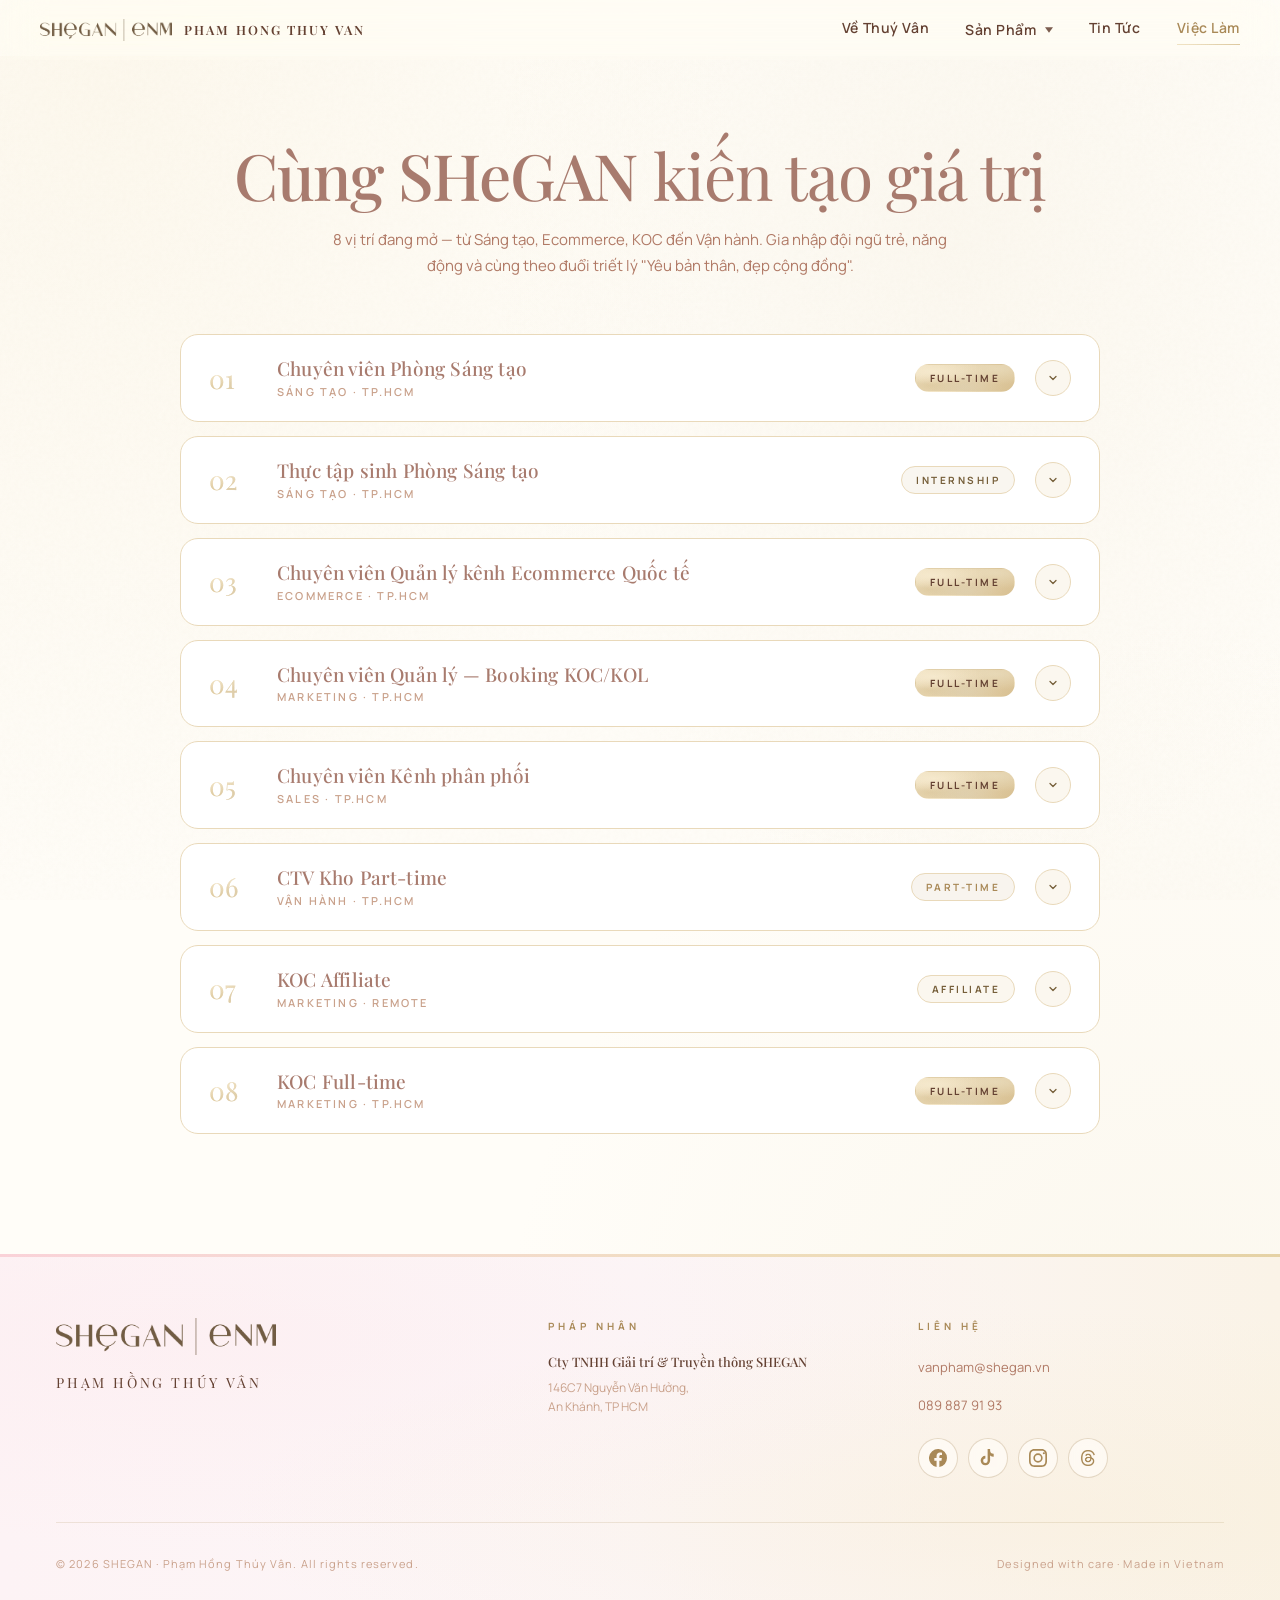
<file: careers.html>
<!DOCTYPE html>
<html lang="vi">
<head>
<meta charset="UTF-8">
<meta name="viewport" content="width=device-width, initial-scale=1.0">
<title>Việc Làm — SHeGAN Vietnam | Phạm Hồng Thúy Vân</title>
<meta name="description" content="SHeGAN Vietnam tuyển dụng nhân sự 2026 — các vị trí Sáng tạo, Ecommerce, Marketing, KOC, Vận hành.">
<link rel="preconnect" href="https://fonts.googleapis.com">
<link rel="preconnect" href="https://fonts.gstatic.com" crossorigin>
<link href="https://fonts.googleapis.com/css2?family=Playfair+Display:ital,wght@0,400;0,500;0,600;0,700;0,800;0,900;1,400;1,500;1,700&family=Manrope:wght@200;300;400;500;600;700;800&display=swap" rel="stylesheet">
<link rel="stylesheet" href="style.css">
<style>
  /* ============ HEADER — GLASS CREAM ============ */
  body { padding-top: 0; }
  .site-header {
    position: relative; width: 100%;
    background: transparent;
    z-index: 1000;
  }
  .brand-name {
    font-family: var(--font-heading);
    font-size: clamp(12px, 1vw, 14px);
    font-weight: 600;
    letter-spacing: 0.16em;
    text-transform: uppercase;
    color: var(--warm-brown);
    white-space: nowrap;
  }
  .brand-logo { height: 22px; width: auto; display: block; }
  .header-nav {
    position: fixed; top: 0; left: 0; right: 0; z-index: 1000;
    background: rgba(253, 249, 242, 0.92);
    backdrop-filter: blur(20px) saturate(1.2);
    -webkit-backdrop-filter: blur(20px) saturate(1.2);
    border-bottom: 1px solid rgba(236, 217, 184, 0.5);
    transition: box-shadow 0.3s ease;
    display: flex; align-items: center; justify-content: space-between;
    padding: 14px 40px;
    gap: 24px;
  }
  .header-nav.scrolled { box-shadow: 0 4px 20px rgba(139, 111, 63, 0.1); }
  .header-brand { display: flex; align-items: center; gap: 12px; text-decoration: none; }
  .header-right { display: flex; align-items: center; gap: 32px; }
  .header-menu { display: flex; gap: 36px; list-style: none; margin: 0; padding: 0; }
  .header-menu a {
    font-family: var(--font-body);
    font-size: 14px; font-weight: 700;
    color: var(--text-soft); text-decoration: none;
    letter-spacing: 0.04em;
    padding: 4px 0; position: relative;
    transition: color 0.3s ease;
  }
  .header-menu a::after {
    content: ''; position: absolute;
    bottom: -4px; left: 0; right: 0;
    height: 1px; background: var(--mesh-gold);
    transform: scaleX(0); transform-origin: right;
    transition: transform 0.4s cubic-bezier(.4,0,.2,1);
  }
  .header-menu a:hover::after { transform: scaleX(1); transform-origin: left; }
  .header-menu a.active { color: var(--antique-gold); }
  .header-menu a.active::after { transform: scaleX(1); }
  .header-utils { display: flex; align-items: center; gap: 8px; }
  .header-icon-btn {
    width: 32px; height: 32px;
    display: inline-flex; align-items: center; justify-content: center;
    background: transparent; border: 1px solid transparent;
    border-radius: 50%; color: var(--warm-brown);
    cursor: pointer; text-decoration: none;
    transition: all 0.3s ease;
  }
  .header-icon-btn:hover {
    background: var(--mesh-gold-subtle);
    border-color: var(--border); color: var(--antique-gold);
  }
  .header-icon-btn svg { width: 16px; height: 16px; }

  main { padding-top: 0; }

  /* ============ CAREERS PAGE ============ */
  .careers-section {
    padding: 140px 40px 120px;
    max-width: 1080px;
    margin: 0 auto;
  }
  .careers-head {
    text-align: center;
    margin-bottom: 56px;
  }
  .careers-head h1 {
    font-family: var(--font-heading);
    font-size: clamp(40px, 5vw, 64px);
    line-height: 1.08;
    letter-spacing: -0.02em;
    color: var(--heading);
    font-weight: 500;
    margin: 0 0 18px;
  }
  .careers-head h1 em {
    font-style: italic; font-weight: 400;
    color: var(--heading);
  }
  .careers-head p {
    font-family: var(--font-body);
    font-size: 15px; line-height: 1.7;
    color: var(--text-soft);
    max-width: 620px; margin: 0 auto;
  }
  .careers-tagline {
    font-family: var(--font-body);
    font-size: 11px; font-weight: 700;
    letter-spacing: 0.4em; text-transform: uppercase;
    color: var(--antique-gold);
    margin-bottom: 18px;
  }

  .footer-wrap { width: 100%; padding: 0; }
  .footer-wrap .site-footer { border-radius: 0; }
  .footer-top.footer-top-3col { grid-template-columns: 1.4fr 1fr 1fr; gap: 64px; }

  @media (max-width: 900px) {
    .careers-section { padding: 110px 20px 80px; }
    .careers-head { margin-bottom: 36px; }
    /* Apply button — fit-content on 1 line */
    .job-apply {
      white-space: nowrap;
      letter-spacing: 0.18em !important;
      padding: 11px 20px !important;
      width: auto !important;
      max-width: max-content;
    }
    .footer-top.footer-top-3col { grid-template-columns: 1fr; gap: 32px; }
  }

  /* ============ APPLY MODAL ============ */
  .apply-modal {
    position: fixed; inset: 0; z-index: 2000;
    display: none;
    align-items: center; justify-content: center;
    padding: 24px;
  }
  .apply-modal.is-open { display: flex; }
  .apply-modal__backdrop {
    position: absolute; inset: 0;
    background: rgba(46, 30, 18, 0.55);
    backdrop-filter: blur(6px);
    -webkit-backdrop-filter: blur(6px);
  }
  .apply-modal__dialog {
    position: relative;
    width: 100%; max-width: 480px;
    background: #FDF9F2;
    border: 1px solid rgba(236, 217, 184, 0.7);
    border-radius: 18px;
    box-shadow: 0 30px 80px -20px rgba(46, 30, 18, 0.35);
    padding: 36px 36px 32px;
    max-height: calc(100vh - 48px);
    overflow-y: auto;
    animation: applyModalIn 0.32s cubic-bezier(.4,0,.2,1);
  }
  @keyframes applyModalIn {
    from { opacity: 0; transform: translateY(12px) scale(0.98); }
    to { opacity: 1; transform: translateY(0) scale(1); }
  }
  .apply-modal__close {
    position: absolute; top: 14px; right: 14px;
    width: 36px; height: 36px;
    display: inline-flex; align-items: center; justify-content: center;
    background: transparent; border: 1px solid transparent;
    border-radius: 50%; color: var(--warm-brown);
    cursor: pointer;
    transition: all 0.25s ease;
  }
  .apply-modal__close:hover {
    background: var(--mesh-gold-subtle);
    border-color: var(--border);
    color: var(--antique-gold);
  }
  .apply-modal__close svg { width: 16px; height: 16px; }

  .apply-modal__head { text-align: center; margin-bottom: 22px; }
  .apply-modal__tagline {
    font-family: var(--font-body);
    font-size: 11px; font-weight: 700;
    letter-spacing: 0.4em; text-transform: uppercase;
    color: var(--antique-gold);
    margin-bottom: 10px;
  }
  .apply-modal__title {
    font-family: var(--font-heading);
    font-size: 26px;
    line-height: 1.18;
    letter-spacing: -0.01em;
    font-weight: 500;
    color: var(--heading);
    margin: 0 0 8px;
  }
  .apply-modal__position {
    font-family: var(--font-body);
    font-size: 13px; color: var(--text-soft);
    margin: 0;
  }
  .apply-modal__position em {
    font-style: normal; font-weight: 600;
    color: var(--warm-brown);
  }

  .apply-form { display: flex; flex-direction: column; gap: 14px; }
  .apply-field { display: flex; flex-direction: column; gap: 6px; }
  .apply-field label {
    font-family: var(--font-body);
    font-size: 11px; font-weight: 700;
    letter-spacing: 0.12em; text-transform: uppercase;
    color: var(--warm-brown);
  }
  .apply-field label span { color: var(--antique-gold); }
  .apply-field input {
    font-family: var(--font-body);
    font-size: 14px; color: var(--text);
    padding: 12px 14px;
    background: #fff;
    border: 1px solid rgba(236, 217, 184, 0.8);
    border-radius: 10px;
    transition: border-color 0.25s ease, box-shadow 0.25s ease;
    width: 100%;
    box-sizing: border-box;
  }
  .apply-field input::placeholder { color: rgba(139, 111, 63, 0.42); }
  .apply-field input:focus {
    outline: none;
    border-color: var(--antique-gold);
    box-shadow: 0 0 0 3px rgba(212, 175, 122, 0.18);
  }
  .apply-field__hint {
    font-family: var(--font-body);
    font-size: 11px; color: var(--text-soft);
  }

  .apply-form__submit {
    display: inline-flex; align-items: center; justify-content: center; gap: 10px;
    margin-top: 10px;
    padding: 14px 24px;
    font-family: var(--font-body);
    font-size: 12px; font-weight: 700;
    letter-spacing: 0.18em; text-transform: uppercase;
    color: var(--heading);
    background: var(--btn-gradient);
    border: none; border-radius: 999px;
    cursor: pointer;
    transition: transform 0.25s ease, box-shadow 0.3s ease;
  }
  .apply-form__submit:hover {
    transform: translateY(-1px);
    box-shadow: 0 12px 28px -10px rgba(184, 142, 90, 0.5);
  }
  .apply-form__submit svg { width: 14px; height: 14px; }

  body.apply-modal-open { overflow: hidden; }

  @media (max-width: 600px) {
    .apply-modal { padding: 12px; align-items: flex-start; }
    .apply-modal__dialog {
      padding: 22px 20px 20px;
      border-radius: 14px;
      max-height: calc(100vh - 24px);
      margin-top: 12px;
    }
    .apply-modal__close { top: 8px; right: 8px; width: 32px; height: 32px; }
    .apply-modal__head { margin-bottom: 16px; }
    .apply-modal__tagline { margin-bottom: 6px; font-size: 10px; letter-spacing: 0.32em; }
    .apply-modal__title { font-size: 20px; line-height: 1.2; margin-bottom: 6px; }
    .apply-modal__position { font-size: 12px; }
    .apply-form { gap: 11px; }
    .apply-field { gap: 4px; }
    .apply-field label { font-size: 10px; letter-spacing: 0.1em; }
    .apply-field input { padding: 10px 12px; font-size: 13px; border-radius: 9px; }
    .apply-field__hint { font-size: 10px; line-height: 1.4; }
    .apply-form__submit { margin-top: 4px; padding: 12px 22px; font-size: 11px; }
  }

  /* ============ HOVER — careers section (desktop only) ============ */
  @media (hover: hover) {
    .careers-section .job-item {
      transition: transform 0.45s cubic-bezier(.4,0,.2,1),
                  box-shadow 0.45s ease,
                  border-color 0.45s ease;
    }
    .careers-section .job-item:hover {
      transform: translateY(-4px);
      border-color: var(--antique-gold);
      box-shadow: 0 22px 48px -24px rgba(184, 142, 90, 0.55);
    }

    .careers-section .job-head { transition: background 0.35s ease; }
    .careers-section .job-item:hover .job-head {
      background: rgba(253, 249, 242, 0.55);
    }

    .careers-section .job-title-wrap h4 {
      transition: color 0.35s ease, transform 0.4s cubic-bezier(.4,0,.2,1);
    }
    .careers-section .job-item:hover .job-title-wrap h4 {
      color: var(--warm-brown);
      transform: translateX(2px);
    }

    .careers-section .job-num {
      transition: transform 0.45s cubic-bezier(.34,1.56,.64,1), letter-spacing 0.35s ease;
    }
    .careers-section .job-item:hover .job-num {
      transform: scale(1.1) translateX(2px);
    }

    .careers-section .job-toggle {
      transition: transform 0.4s ease, background 0.35s ease,
                  color 0.35s ease, border-color 0.35s ease;
    }
    .careers-section .job-item:not(.open):hover .job-toggle {
      background: var(--btn-gradient);
      color: var(--deep-brown);
      border-color: transparent;
    }

    .careers-section .job-badge {
      transition: transform 0.35s ease, box-shadow 0.35s ease;
    }
    .careers-section .job-item:hover .job-badge {
      transform: translateY(-1px);
      box-shadow: 0 6px 14px -6px rgba(184, 142, 90, 0.45);
    }

    .careers-section .job-apply {
      transition: transform 0.3s ease, box-shadow 0.35s ease, letter-spacing 0.35s ease;
    }
    .careers-section .job-apply:hover {
      transform: translateY(-2px);
      box-shadow: 0 14px 32px -10px rgba(184, 142, 90, 0.55);
      letter-spacing: 0.3em;
    }
  }
</style>
</head>
<body>

<header class="site-header">
  <div class="header-blur-layer" id="headerBlur"></div>
  <nav class="header-nav" id="siteHeader">
    <a href="index.html" class="header-brand">
      <img src="assets/logo-enm.webp" alt="SHEGAN ENM" class="brand-logo">
      <span class="brand-name">Pham Hong Thuy Van</span>
    </a>
    <div class="header-right">
      <ul class="header-menu">
        <li><a href="about.html">Về Thuý Vân</a></li>
        <li class="has-dropdown">
          <a href="music.html">Sản Phẩm
            <svg class="dropdown-caret" viewBox="0 0 12 8" fill="currentColor" aria-hidden="true"><path d="M6 8 0 0h12z"/></svg>
          </a>
          <ul class="header-dropdown">
            <li><a href="music.html">Âm Nhạc</a></li>
            <li><a href="shegan.html">SHeGAN</a></li>
            <li><a href="elearning.html">E-Learning</a></li>
          </ul>
        </li>
        <li><a href="news.html">Tin Tức</a></li>
        <li><a href="careers.html" class="active">Việc Làm</a></li>
      </ul>
    </div>
    <button class="header-hamburger" type="button" aria-label="Mở menu">
      <svg class="icon-open" viewBox="0 0 24 24" fill="none" stroke="currentColor" stroke-width="2.5" stroke-linecap="round"><path d="M4 7h16M4 12h16M4 17h16"/></svg>
      <svg class="icon-close" viewBox="0 0 24 24" fill="none" stroke="currentColor" stroke-width="2.5" stroke-linecap="round"><path d="M6 6l12 12M6 18L18 6"/></svg>
    </button>
  </nav>
</header>

<main>

  <section class="careers-section">
    <div class="careers-head">
      <h1>Cùng SHeGAN <em>kiến tạo giá trị</em></h1>
      <p>8 vị trí đang mở — từ Sáng tạo, Ecommerce, KOC đến Vận hành. Gia nhập đội ngũ trẻ, năng động và cùng theo đuổi triết lý "Yêu bản thân, đẹp cộng đồng".</p>
    </div>

    <div class="job-list">

      <div class="job-item">
        <button class="job-head" type="button" aria-expanded="false">
          <span class="job-num">01</span>
          <div class="job-title-wrap">
            <h4>Chuyên viên Phòng Sáng tạo</h4>
            <div class="job-dept">Sáng tạo · TP.HCM</div>
          </div>
          <span class="job-badge ft">Full-time</span>
          <span class="job-toggle"><svg viewBox="0 0 24 24" fill="none" stroke="currentColor" stroke-width="2.5" stroke-linecap="round" stroke-linejoin="round"><path d="M6 9l6 6 6-6"/></svg></span>
        </button>
        <div class="job-body">
          <div class="job-body-inner">
            <div class="job-section-title">Mô tả công việc</div>
            <ul>
              <li>Lên ý tưởng & sản xuất nội dung sáng tạo cho thương hiệu SHeGAN trên các nền tảng.</li>
              <li>Phối hợp với team thiết kế, video, nhiếp ảnh để hiện thực hoá concept.</li>
              <li>Theo dõi xu hướng beauty / lifestyle và chuyển hoá thành nội dung phù hợp với brand.</li>
              <li>Đo lường hiệu quả nội dung và tối ưu liên tục.</li>
            </ul>
            <div class="job-section-title">Yêu cầu</div>
            <ul>
              <li>2+ năm kinh nghiệm tại agency hoặc in-house brand beauty / lifestyle.</li>
              <li>Khả năng viết tiếng Việt sắc bén, tư duy thẩm mỹ tốt.</li>
              <li>Thành thạo các công cụ sản xuất nội dung (Figma, CapCut, Premiere).</li>
            </ul>
            <a href="mailto:vanpham@shegan.vn?subject=Ứng tuyển — Chuyên viên Phòng Sáng tạo" class="job-apply">
              Ứng tuyển ngay
              <svg viewBox="0 0 24 24" fill="none" stroke="currentColor" stroke-width="2.5" stroke-linecap="round" stroke-linejoin="round"><path d="M5 12h14M13 5l7 7-7 7"/></svg>
            </a>
          </div>
        </div>
      </div>

      <div class="job-item">
        <button class="job-head" type="button" aria-expanded="false">
          <span class="job-num">02</span>
          <div class="job-title-wrap">
            <h4>Thực tập sinh Phòng Sáng tạo</h4>
            <div class="job-dept">Sáng tạo · TP.HCM</div>
          </div>
          <span class="job-badge intern">Internship</span>
          <span class="job-toggle"><svg viewBox="0 0 24 24" fill="none" stroke="currentColor" stroke-width="2.5" stroke-linecap="round" stroke-linejoin="round"><path d="M6 9l6 6 6-6"/></svg></span>
        </button>
        <div class="job-body">
          <div class="job-body-inner">
            <div class="job-section-title">Mô tả công việc</div>
            <ul>
              <li>Hỗ trợ team sáng tạo trong việc lên ý tưởng và sản xuất nội dung hằng ngày.</li>
              <li>Tham gia các buổi shooting, edit nội dung ngắn cho social.</li>
              <li>Học hỏi quy trình làm việc của brand beauty cao cấp.</li>
            </ul>
            <div class="job-section-title">Yêu cầu</div>
            <ul>
              <li>Sinh viên năm 3-4 hoặc mới tốt nghiệp các ngành Marketing, Truyền thông, Thiết kế.</li>
              <li>Đam mê làm đẹp, có tư duy hình ảnh và viết tốt.</li>
              <li>Cam kết làm việc full-time tối thiểu 3 tháng.</li>
            </ul>
            <a href="mailto:vanpham@shegan.vn?subject=Ứng tuyển — Thực tập sinh Phòng Sáng tạo" class="job-apply">
              Ứng tuyển ngay
              <svg viewBox="0 0 24 24" fill="none" stroke="currentColor" stroke-width="2.5" stroke-linecap="round" stroke-linejoin="round"><path d="M5 12h14M13 5l7 7-7 7"/></svg>
            </a>
          </div>
        </div>
      </div>

      <div class="job-item">
        <button class="job-head" type="button" aria-expanded="false">
          <span class="job-num">03</span>
          <div class="job-title-wrap">
            <h4>Chuyên viên Quản lý kênh Ecommerce Quốc tế</h4>
            <div class="job-dept">Ecommerce · TP.HCM</div>
          </div>
          <span class="job-badge ft">Full-time</span>
          <span class="job-toggle"><svg viewBox="0 0 24 24" fill="none" stroke="currentColor" stroke-width="2.5" stroke-linecap="round" stroke-linejoin="round"><path d="M6 9l6 6 6-6"/></svg></span>
        </button>
        <div class="job-body">
          <div class="job-body-inner">
            <div class="job-section-title">Mô tả công việc</div>
            <ul>
              <li>Quản lý và phát triển các kênh ecommerce quốc tế (Amazon, Shopee International, TikTok Shop Global).</li>
              <li>Tối ưu listing, hình ảnh, copy sản phẩm theo từng thị trường.</li>
              <li>Lên kế hoạch chiến dịch quốc tế, phối hợp với KOC/influencer ngoài Việt Nam.</li>
              <li>Báo cáo hiệu quả & doanh thu định kỳ.</li>
            </ul>
            <div class="job-section-title">Yêu cầu</div>
            <ul>
              <li>3+ năm kinh nghiệm vận hành ecommerce, ưu tiên có kinh nghiệm thị trường quốc tế.</li>
              <li>Tiếng Anh giao tiếp tốt (TOEIC 750+ hoặc tương đương).</li>
              <li>Hiểu thuật toán & xu hướng các nền tảng global.</li>
            </ul>
            <a href="mailto:vanpham@shegan.vn?subject=Ứng tuyển — Chuyên viên Quản lý kênh Ecommerce Quốc tế" class="job-apply">
              Ứng tuyển ngay
              <svg viewBox="0 0 24 24" fill="none" stroke="currentColor" stroke-width="2.5" stroke-linecap="round" stroke-linejoin="round"><path d="M5 12h14M13 5l7 7-7 7"/></svg>
            </a>
          </div>
        </div>
      </div>

      <div class="job-item">
        <button class="job-head" type="button" aria-expanded="false">
          <span class="job-num">04</span>
          <div class="job-title-wrap">
            <h4>Chuyên viên Quản lý — Booking KOC/KOL</h4>
            <div class="job-dept">Marketing · TP.HCM</div>
          </div>
          <span class="job-badge ft">Full-time</span>
          <span class="job-toggle"><svg viewBox="0 0 24 24" fill="none" stroke="currentColor" stroke-width="2.5" stroke-linecap="round" stroke-linejoin="round"><path d="M6 9l6 6 6-6"/></svg></span>
        </button>
        <div class="job-body">
          <div class="job-body-inner">
            <div class="job-section-title">Mô tả công việc</div>
            <ul>
              <li>Tìm kiếm, đàm phán và quản lý hợp tác với mạng lưới KOC/KOL.</li>
              <li>Lên kế hoạch chiến dịch booking, brief sản phẩm, theo dõi tiến độ deliverable.</li>
              <li>Đo lường hiệu quả từng KOC/KOL và tối ưu portfolio hợp tác.</li>
            </ul>
            <div class="job-section-title">Yêu cầu</div>
            <ul>
              <li>2+ năm kinh nghiệm booking/influencer marketing trong ngành beauty hoặc lifestyle.</li>
              <li>Mạng lưới KOC/KOL rộng, kỹ năng đàm phán tốt.</li>
              <li>Kỹ năng phân tích số liệu hiệu quả chiến dịch.</li>
            </ul>
            <a href="mailto:vanpham@shegan.vn?subject=Ứng tuyển — Chuyên viên Quản lý Booking KOC KOL" class="job-apply">
              Ứng tuyển ngay
              <svg viewBox="0 0 24 24" fill="none" stroke="currentColor" stroke-width="2.5" stroke-linecap="round" stroke-linejoin="round"><path d="M5 12h14M13 5l7 7-7 7"/></svg>
            </a>
          </div>
        </div>
      </div>

      <div class="job-item">
        <button class="job-head" type="button" aria-expanded="false">
          <span class="job-num">05</span>
          <div class="job-title-wrap">
            <h4>Chuyên viên Kênh phân phối</h4>
            <div class="job-dept">Sales · TP.HCM</div>
          </div>
          <span class="job-badge ft">Full-time</span>
          <span class="job-toggle"><svg viewBox="0 0 24 24" fill="none" stroke="currentColor" stroke-width="2.5" stroke-linecap="round" stroke-linejoin="round"><path d="M6 9l6 6 6-6"/></svg></span>
        </button>
        <div class="job-body">
          <div class="job-body-inner">
            <div class="job-section-title">Mô tả công việc</div>
            <ul>
              <li>Phát triển hệ thống đại lý, nhà phân phối offline cho SHeGAN trên toàn quốc.</li>
              <li>Quản lý quan hệ đại lý, hỗ trợ trưng bày, đào tạo sản phẩm.</li>
              <li>Đàm phán hợp đồng, theo dõi doanh số từng kênh.</li>
            </ul>
            <div class="job-section-title">Yêu cầu</div>
            <ul>
              <li>2+ năm kinh nghiệm phát triển kênh phân phối FMCG / beauty.</li>
              <li>Có sẵn network đại lý là một lợi thế lớn.</li>
              <li>Sẵn sàng đi công tác tỉnh.</li>
            </ul>
            <a href="mailto:vanpham@shegan.vn?subject=Ứng tuyển — Chuyên viên Kênh phân phối" class="job-apply">
              Ứng tuyển ngay
              <svg viewBox="0 0 24 24" fill="none" stroke="currentColor" stroke-width="2.5" stroke-linecap="round" stroke-linejoin="round"><path d="M5 12h14M13 5l7 7-7 7"/></svg>
            </a>
          </div>
        </div>
      </div>

      <div class="job-item">
        <button class="job-head" type="button" aria-expanded="false">
          <span class="job-num">06</span>
          <div class="job-title-wrap">
            <h4>CTV Kho Part-time</h4>
            <div class="job-dept">Vận hành · TP.HCM</div>
          </div>
          <span class="job-badge pt">Part-time</span>
          <span class="job-toggle"><svg viewBox="0 0 24 24" fill="none" stroke="currentColor" stroke-width="2.5" stroke-linecap="round" stroke-linejoin="round"><path d="M6 9l6 6 6-6"/></svg></span>
        </button>
        <div class="job-body">
          <div class="job-body-inner">
            <div class="job-section-title">Mô tả công việc</div>
            <ul>
              <li>Hỗ trợ pick-pack đơn hàng, kiểm kê tồn kho, đóng gói cẩn thận.</li>
              <li>Sắp xếp kho theo SOP, đảm bảo vệ sinh và an toàn.</li>
              <li>Phối hợp với team vận chuyển trong giờ cao điểm.</li>
            </ul>
            <div class="job-section-title">Yêu cầu</div>
            <ul>
              <li>Có thể làm 4-5 buổi/tuần, ưu tiên ca chiều.</li>
              <li>Cẩn thận, trách nhiệm, sức khoẻ tốt.</li>
              <li>Sinh viên hoặc người tìm việc bán thời gian đều OK.</li>
            </ul>
            <a href="mailto:vanpham@shegan.vn?subject=Ứng tuyển — CTV Kho Part-time" class="job-apply">
              Ứng tuyển ngay
              <svg viewBox="0 0 24 24" fill="none" stroke="currentColor" stroke-width="2.5" stroke-linecap="round" stroke-linejoin="round"><path d="M5 12h14M13 5l7 7-7 7"/></svg>
            </a>
          </div>
        </div>
      </div>

      <div class="job-item">
        <button class="job-head" type="button" aria-expanded="false">
          <span class="job-num">07</span>
          <div class="job-title-wrap">
            <h4>KOC Affiliate</h4>
            <div class="job-dept">Marketing · Remote</div>
          </div>
          <span class="job-badge">Affiliate</span>
          <span class="job-toggle"><svg viewBox="0 0 24 24" fill="none" stroke="currentColor" stroke-width="2.5" stroke-linecap="round" stroke-linejoin="round"><path d="M6 9l6 6 6-6"/></svg></span>
        </button>
        <div class="job-body">
          <div class="job-body-inner">
            <div class="job-section-title">Mô tả công việc</div>
            <ul>
              <li>Tham gia chương trình affiliate của SHeGAN — chia sẻ trải nghiệm sản phẩm trên social.</li>
              <li>Nhận hoa hồng theo doanh số đơn hàng từ link/code riêng.</li>
              <li>Được brand hỗ trợ media kit, brief sản phẩm và quà tặng dùng thử.</li>
            </ul>
            <div class="job-section-title">Yêu cầu</div>
            <ul>
              <li>Có kênh social (TikTok, Instagram, YouTube) hoạt động đều đặn.</li>
              <li>Yêu thích & sẵn sàng review sản phẩm beauty thuần chay.</li>
              <li>Không yêu cầu số follower tối thiểu.</li>
            </ul>
            <a href="mailto:vanpham@shegan.vn?subject=Ứng tuyển — KOC Affiliate" class="job-apply">
              Ứng tuyển ngay
              <svg viewBox="0 0 24 24" fill="none" stroke="currentColor" stroke-width="2.5" stroke-linecap="round" stroke-linejoin="round"><path d="M5 12h14M13 5l7 7-7 7"/></svg>
            </a>
          </div>
        </div>
      </div>

      <div class="job-item">
        <button class="job-head" type="button" aria-expanded="false">
          <span class="job-num">08</span>
          <div class="job-title-wrap">
            <h4>KOC Full-time</h4>
            <div class="job-dept">Marketing · TP.HCM</div>
          </div>
          <span class="job-badge ft">Full-time</span>
          <span class="job-toggle"><svg viewBox="0 0 24 24" fill="none" stroke="currentColor" stroke-width="2.5" stroke-linecap="round" stroke-linejoin="round"><path d="M6 9l6 6 6-6"/></svg></span>
        </button>
        <div class="job-body">
          <div class="job-body-inner">
            <div class="job-section-title">Mô tả công việc</div>
            <ul>
              <li>Trở thành gương mặt KOC chính thức của SHeGAN — sản xuất content review, livestream định kỳ.</li>
              <li>Đại diện brand tại các sự kiện, fanmeet, ra mắt sản phẩm.</li>
              <li>Phối hợp với team marketing xây dựng nội dung dài hạn.</li>
            </ul>
            <div class="job-section-title">Yêu cầu</div>
            <ul>
              <li>Có ngoại hình ưa nhìn, kỹ năng giao tiếp & livestream tốt.</li>
              <li>Có kinh nghiệm review beauty hoặc background tương tự là ưu tiên.</li>
              <li>Cam kết hợp tác lâu dài, làm việc full-time tại văn phòng SHeGAN.</li>
            </ul>
            <a href="mailto:vanpham@shegan.vn?subject=Ứng tuyển — KOC Full-time" class="job-apply">
              Ứng tuyển ngay
              <svg viewBox="0 0 24 24" fill="none" stroke="currentColor" stroke-width="2.5" stroke-linecap="round" stroke-linejoin="round"><path d="M5 12h14M13 5l7 7-7 7"/></svg>
            </a>
          </div>
        </div>
      </div>

    </div>
  </section>

</main>

<div class="footer-wrap">
  <footer class="site-footer">
    <div class="footer-top footer-top-3col">
      <div class="footer-brand-col">
        <img src="assets/logo-enm.webp" alt="SHEGAN ENM" class="brand-img on-dark" style="max-width: 220px; margin-bottom: 16px;">
        <div class="footer-name">Phạm Hồng Thúy Vân</div>
      </div>

      <div class="footer-col">
        <div class="footer-col-title">Pháp nhân</div>
        <div class="footer-company">
          <div class="footer-company-name">Cty TNHH Giải trí &amp; Truyền thông SHEGAN</div>
          <div class="footer-company-addr">146C7 Nguyễn Văn Hưởng,<br>An Khánh, TP HCM</div>
        </div>
      </div>

      <div class="footer-col">
        <div class="footer-col-title">Liên hệ</div>
        <ul>
          <li><a href="mailto:vanpham@shegan.vn">vanpham@shegan.vn</a></li>
          <li><a href="tel:0898879193">089 887 91 93</a></li>
        </ul>
        <div class="footer-socials">
          <a href="https://www.facebook.com/phamhongthuyvan" target="_blank" rel="noopener" class="social-btn" aria-label="Facebook">
            <svg viewBox="0 0 24 24" fill="currentColor"><path d="M24 12a12 12 0 1 0-13.9 11.9v-8.4H7.1V12h3v-2.6c0-3 1.8-4.6 4.5-4.6 1.3 0 2.7.2 2.7.2v2.9h-1.5c-1.5 0-2 .9-2 1.9V12h3.3l-.5 3.5h-2.8v8.4A12 12 0 0 0 24 12z"/></svg>
          </a>
          <a href="https://www.tiktok.com/@phamhong.thuyvan" target="_blank" rel="noopener" class="social-btn" aria-label="TikTok">
            <svg viewBox="0 0 24 24" fill="currentColor"><path d="M19.6 6.3a4.8 4.8 0 0 1-4.8-4.8V0h-3.3v15.5a3 3 0 1 1-3-3v-3.4a6.3 6.3 0 1 0 6.3 6.3V8.8a8 8 0 0 0 4.8 1.6V7.1c-.2-.2-.4-.5 0-.8z"/></svg>
          </a>
          <a href="https://www.instagram.com/phamhongthuyvan/" target="_blank" rel="noopener" class="social-btn" aria-label="Instagram">
            <svg viewBox="0 0 24 24" fill="currentColor"><path d="M12 2.2c3.2 0 3.6 0 4.8.1 1.2.1 1.8.2 2.2.4.6.2 1 .5 1.4.9.4.4.7.9.9 1.4.2.4.4 1.1.4 2.2.1 1.2.1 1.6.1 4.8s0 3.6-.1 4.8c-.1 1.2-.2 1.8-.4 2.2-.2.6-.5 1-.9 1.4-.4.4-.9.7-1.4.9-.4.2-1.1.4-2.2.4-1.2.1-1.6.1-4.8.1s-3.6 0-4.8-.1c-1.2-.1-1.8-.2-2.2-.4-.6-.2-1-.5-1.4-.9-.4-.4-.7-.9-.9-1.4-.2-.4-.4-1.1-.4-2.2-.1-1.2-.1-1.6-.1-4.8s0-3.6.1-4.8c.1-1.2.2-1.8.4-2.2.2-.6.5-1 .9-1.4.4-.4.9-.7 1.4-.9.4-.2 1.1-.4 2.2-.4 1.2-.1 1.6-.1 4.8-.1M12 0C8.7 0 8.3 0 7.1.1 5.8.1 5 .3 4.2.6c-.8.3-1.5.7-2.2 1.4C1.3 2.7.9 3.4.6 4.2.3 5 .1 5.8.1 7.1 0 8.3 0 8.7 0 12s0 3.7.1 4.9c.1 1.3.3 2.1.6 2.9.3.8.7 1.5 1.4 2.2.7.7 1.4 1.1 2.2 1.4.8.3 1.6.5 2.9.6C8.3 24 8.7 24 12 24s3.7 0 4.9-.1c1.3-.1 2.1-.3 2.9-.6.8-.3 1.5-.7 2.2-1.4.7-.7 1.1-1.4 1.4-2.2.3-.8.5-1.6.6-2.9.1-1.3.1-1.7.1-4.9s0-3.7-.1-4.9c-.1-1.3-.3-2.1-.6-2.9-.3-.8-.7-1.5-1.4-2.2C21.3 1.3 20.6.9 19.8.6 19 .3 18.2.1 16.9.1 15.7 0 15.3 0 12 0zm0 5.8a6.2 6.2 0 1 0 0 12.4 6.2 6.2 0 0 0 0-12.4zm0 10.2a4 4 0 1 1 0-8 4 4 0 0 1 0 8zM19.8 4.2a1.4 1.4 0 1 0 0 2.9 1.4 1.4 0 0 0 0-2.9z"/></svg>
          </a>
          <a href="https://www.threads.com/@phamhongthuyvan" target="_blank" rel="noopener" class="social-btn" aria-label="Threads">
            <span class="social-img" aria-hidden="true"></span>
          </a>
        </div>
      </div>
    </div>

    <div class="footer-bottom">
      <div class="footer-copy">© 2026 SHEGAN · Phạm Hồng Thúy Vân. All rights reserved.</div>
      <div class="footer-copy">Designed with care · Made in Vietnam</div>
    </div>
  </footer>
</div>

<div class="apply-modal" id="applyModal" aria-hidden="true" role="dialog" aria-labelledby="applyModalTitle" aria-modal="true">
  <div class="apply-modal__backdrop" data-close></div>
  <div class="apply-modal__dialog" role="document">
    <button class="apply-modal__close" type="button" data-close aria-label="Đóng">
      <svg viewBox="0 0 24 24" fill="none" stroke="currentColor" stroke-width="2" stroke-linecap="round"><path d="M6 6l12 12M6 18L18 6"/></svg>
    </button>
    <div class="apply-modal__head">
      <div class="apply-modal__tagline">Ứng tuyển</div>
      <h3 id="applyModalTitle" class="apply-modal__title">Gửi hồ sơ ứng tuyển</h3>
      <p class="apply-modal__position">Vị trí: <em id="applyModalPosition"></em></p>
    </div>
    <form class="apply-form" id="applyForm" novalidate>
      <input type="hidden" name="position" id="applyPosition">
      <div class="apply-field">
        <label for="applyName">Họ và tên <span aria-hidden="true">*</span></label>
        <input type="text" id="applyName" name="name" required autocomplete="name" placeholder="Nguyễn Văn A">
      </div>
      <div class="apply-field">
        <label for="applyPhone">Số điện thoại <span aria-hidden="true">*</span></label>
        <input type="tel" id="applyPhone" name="phone" required autocomplete="tel" placeholder="0xxx xxx xxx" pattern="[0-9+\s\-]{8,}">
      </div>
      <div class="apply-field">
        <label for="applyEmail">Email <span aria-hidden="true">*</span></label>
        <input type="email" id="applyEmail" name="email" required autocomplete="email" placeholder="email@example.com">
      </div>
      <div class="apply-field">
        <label for="applyCv">Link CV <span aria-hidden="true">*</span></label>
        <input type="url" id="applyCv" name="cv" required placeholder="https://drive.google.com/...">
        <span class="apply-field__hint">Google Drive, Dropbox, OneDrive… (đặt quyền xem cho mọi người có link).</span>
      </div>
      <button type="submit" class="apply-form__submit">
        Gửi hồ sơ
        <svg viewBox="0 0 24 24" fill="none" stroke="currentColor" stroke-width="2.5" stroke-linecap="round" stroke-linejoin="round"><path d="M5 12h14M13 5l7 7-7 7"/></svg>
      </button>
    </form>
  </div>
</div>

<script>
  // Sticky header shadow
  (function() {
    var hdr = document.getElementById('siteHeader');
    var blur = document.getElementById('headerBlur');
    if (!hdr) return;
    var scrolled = false;
    window.addEventListener('scroll', function() {
      var shouldBeScrolled = window.scrollY > 20;
      if (shouldBeScrolled !== scrolled) {
        scrolled = shouldBeScrolled;
        hdr.classList.toggle('scrolled', scrolled);
        if (blur) blur.classList.toggle('scrolled', scrolled);
      }
    }, { passive: true });
  })();

  // Mobile hamburger toggle
  (function() {
    var hdr = document.getElementById('siteHeader');
    var btn = hdr ? hdr.querySelector('.header-hamburger') : null;
    if (!hdr || !btn) return;
    btn.addEventListener('click', function() {
      hdr.classList.toggle('menu-open');
    });
    hdr.querySelectorAll('.header-menu a').forEach(function(a) {
      a.addEventListener('click', function() {
        hdr.classList.remove('menu-open');
      });
    });
  })();

  // Job accordion — toggle expand/collapse
  document.querySelectorAll('.job-head').forEach(function(head) {
    head.addEventListener('click', function() {
      var item = head.closest('.job-item');
      var open = item.classList.toggle('open');
      head.setAttribute('aria-expanded', open ? 'true' : 'false');
    });
  });

  // Apply modal — open on "Ứng tuyển ngay" click, submit via mailto
  (function() {
    var modal = document.getElementById('applyModal');
    if (!modal) return;
    var posLabel = document.getElementById('applyModalPosition');
    var posInput = document.getElementById('applyPosition');
    var form = document.getElementById('applyForm');
    var lastTrigger = null;

    function openModal(position) {
      posLabel.textContent = position || '';
      posInput.value = position || '';
      modal.classList.add('is-open');
      modal.setAttribute('aria-hidden', 'false');
      document.body.classList.add('apply-modal-open');
      setTimeout(function() {
        var first = form.querySelector('input:not([type=hidden])');
        if (first) first.focus();
      }, 60);
    }

    function closeModal() {
      modal.classList.remove('is-open');
      modal.setAttribute('aria-hidden', 'true');
      document.body.classList.remove('apply-modal-open');
      form.reset();
      if (lastTrigger) lastTrigger.focus();
    }

    document.querySelectorAll('.job-apply').forEach(function(link) {
      link.addEventListener('click', function(e) {
        var label = (link.textContent || '').trim();
        if (label.indexOf('Ứng tuyển') !== 0) return; // affiliate giữ nguyên flow mailto
        e.preventDefault();
        lastTrigger = link;
        var item = link.closest('.job-item');
        var titleEl = item ? item.querySelector('h4') : null;
        openModal(titleEl ? titleEl.textContent.trim() : '');
      });
    });

    modal.querySelectorAll('[data-close]').forEach(function(el) {
      el.addEventListener('click', closeModal);
    });

    document.addEventListener('keydown', function(e) {
      if (e.key === 'Escape' && modal.classList.contains('is-open')) closeModal();
    });

    form.addEventListener('submit', function(e) {
      e.preventDefault();
      if (!form.checkValidity()) {
        form.reportValidity();
        return;
      }
      var data = new FormData(form);
      var position = data.get('position') || '';
      var subject = 'Ứng tuyển — ' + position;
      var email = data.get('email');
      var body =
        'Vị trí: ' + position + '\n' +
        'Họ và tên: ' + data.get('name') + '\n' +
        'Số điện thoại: ' + data.get('phone') + '\n' +
        (email ? 'Email: ' + email + '\n' : '') +
        'Link CV: ' + data.get('cv') + '\n';
      var mailto = 'mailto:vanpham@shegan.vn'
        + '?subject=' + encodeURIComponent(subject)
        + '&body=' + encodeURIComponent(body);
      window.location.href = mailto;
      closeModal();
    });
  })();
</script>

</body>
</html>
</file>
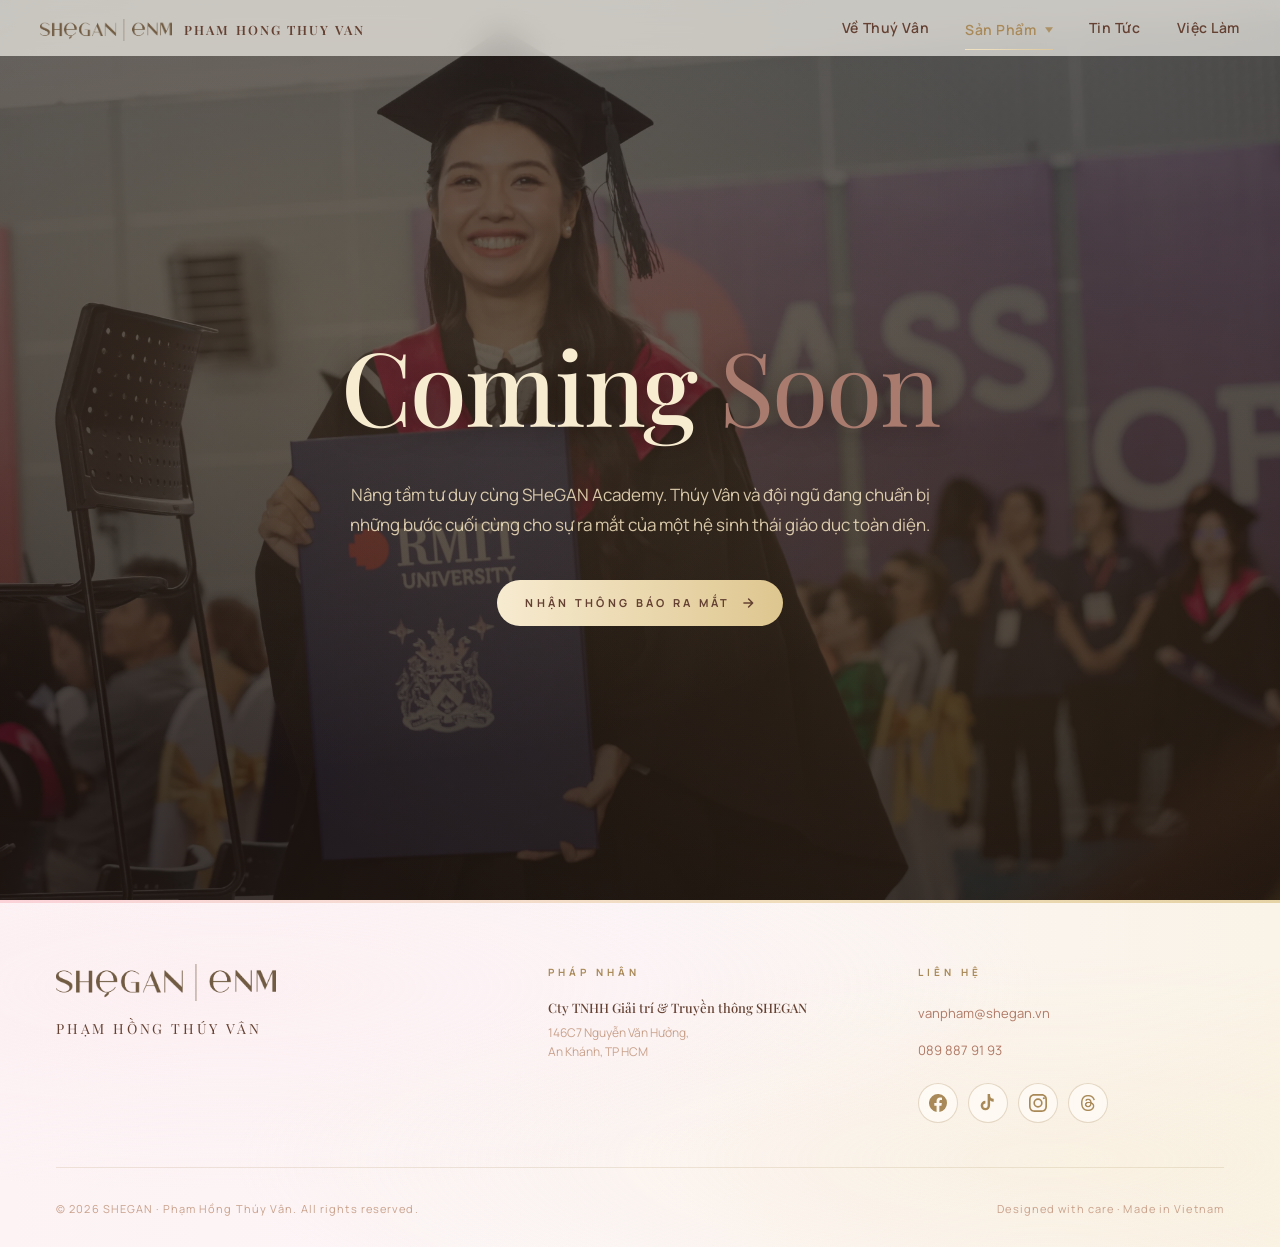
<file: elearning.html>
<!DOCTYPE html>
<html lang="vi">
<head>
<meta charset="UTF-8">
<meta name="viewport" content="width=device-width, initial-scale=1.0">
<title>E-Learning — Phạm Hồng Thúy Vân</title>
<meta name="description" content="E-Learning của SHEGAN — sắp ra mắt.">
<link rel="preconnect" href="https://fonts.googleapis.com">
<link rel="preconnect" href="https://fonts.gstatic.com" crossorigin>
<link href="https://fonts.googleapis.com/css2?family=Playfair+Display:ital,wght@0,400;0,500;0,600;0,700;0,800;0,900;1,400;1,500;1,700&family=Manrope:wght@200;300;400;500;600;700;800&display=swap" rel="stylesheet">
<link rel="stylesheet" href="style.css">
<style>
  /* ============ HEADER — TRANSPARENT OVERLAY ON DARK COMING-SOON ============ */
  body { padding-top: 0; }
  .site-header {
    position: relative; width: 100%;
    background: transparent;
    z-index: 1000;
  }
  .brand-name {
    font-family: var(--font-heading);
    font-size: clamp(12px, 1vw, 14px);
    font-weight: 600;
    letter-spacing: 0.16em;
    text-transform: uppercase;
    color: var(--porcelain);
    white-space: nowrap;
    text-shadow: 0 1px 10px rgba(15, 10, 7, 0.5);
  }
  .brand-logo {
    height: 22px; width: auto; display: block;
    filter: brightness(0) invert(1) drop-shadow(0 1px 6px rgba(15, 10, 7, 0.5));
  }
  .header-nav {
    position: fixed; top: 0; left: 0; right: 0; z-index: 1000;
    background: linear-gradient(180deg, rgba(15, 10, 7, 0.38) 0%, rgba(15, 10, 7, 0.15) 65%, transparent 100%);
    border-bottom: none;
    transition: background 0.35s ease, box-shadow 0.35s ease;
    display: flex; align-items: center; justify-content: space-between;
    padding: 14px 40px;
    gap: 24px;
  }
  .header-nav.scrolled {
    background: rgba(253, 249, 242, 0.92);
    backdrop-filter: blur(20px) saturate(1.2);
    -webkit-backdrop-filter: blur(20px) saturate(1.2);
    border-bottom: 1px solid rgba(236, 217, 184, 0.5);
    box-shadow: 0 4px 20px rgba(139, 111, 63, 0.1);
  }
  .header-nav.scrolled .brand-name { color: var(--warm-brown); text-shadow: none; }
  .header-nav.scrolled .brand-logo { filter: none; }
  .header-nav.scrolled .header-menu a { color: var(--text-soft); text-shadow: none; }
  .header-nav.scrolled .header-icon-btn { color: var(--warm-brown); filter: none; }
  .header-nav.scrolled .header-icon-btn:hover {
    background: var(--mesh-gold-subtle);
    border-color: var(--border); color: var(--antique-gold);
  }
  .header-brand { display: flex; align-items: center; gap: 12px; text-decoration: none; }
  .header-right { display: flex; align-items: center; gap: 32px; }
  .header-menu { display: flex; gap: 36px; list-style: none; margin: 0; padding: 0; }
  .header-menu a {
    font-family: var(--font-body);
    font-size: 14px; font-weight: 700;
    color: var(--porcelain); text-decoration: none;
    letter-spacing: 0.04em;
    padding: 4px 0; position: relative;
    transition: color 0.3s ease;
    text-shadow: 0 1px 10px rgba(15, 10, 7, 0.5);
  }
  .header-menu a::after {
    content: ''; position: absolute;
    bottom: -4px; left: 0; right: 0;
    height: 1px; background: var(--mesh-gold);
    transform: scaleX(0); transform-origin: right;
    transition: transform 0.4s cubic-bezier(.4,0,.2,1);
  }
  .header-menu a:hover::after { transform: scaleX(1); transform-origin: left; }
  .header-menu a.active { color: var(--antique-gold); }
  .header-menu a.active::after { transform: scaleX(1); }
  .header-utils { display: flex; align-items: center; gap: 8px; }
  .header-icon-btn {
    width: 32px; height: 32px;
    display: inline-flex; align-items: center; justify-content: center;
    background: transparent; border: 1px solid transparent;
    border-radius: 50%; color: var(--porcelain);
    cursor: pointer; text-decoration: none;
    transition: all 0.3s ease;
    filter: drop-shadow(0 1px 6px rgba(15, 10, 7, 0.5));
  }
  .header-icon-btn:hover {
    background: rgba(253, 249, 242, 0.15);
    border-color: rgba(253, 249, 242, 0.3); color: var(--porcelain);
  }
  .header-icon-btn svg { width: 16px; height: 16px; }

  main { padding-top: 0; }

  /* ============ COMING SOON ============ */
  .coming-soon {
    position: relative;
    min-height: 100vh;
    padding: 160px 40px 100px;
    display: flex; flex-direction: column; justify-content: center; align-items: center;
    text-align: center;
    background:
      linear-gradient(180deg, rgba(15,10,7,0.65) 0%, rgba(31,22,16,0.85) 100%),
      url('assets/beauty/img-9108.webp') center 30% / cover no-repeat;
    color: var(--pearl);
    overflow: hidden;
  }
  .coming-soon::after {
    content: ''; position: absolute; inset: 0;
    background:
      radial-gradient(at 25% 35%, rgba(201,168,118,0.18), transparent 55%),
      radial-gradient(at 75% 65%, rgba(139,111,63,0.18), transparent 55%);
    pointer-events: none;
  }
  .coming-soon > * { position: relative; z-index: 1; }
  .coming-soon-eyebrow {
    font-family: var(--font-body);
    font-size: 11px; font-weight: 700;
    letter-spacing: 0.4em; text-transform: uppercase;
    color: var(--champagne);
    margin-bottom: 32px;
    display: inline-flex; align-items: center; gap: 14px;
  }
  .coming-soon-eyebrow::before,
  .coming-soon-eyebrow::after {
    content: '';
    width: 36px; height: 1px;
    background: var(--mesh-gold);
    opacity: 0.6;
  }
  .coming-soon h1 {
    font-family: var(--font-heading);
    font-size: clamp(56px, 8vw, 120px);
    line-height: 1;
    letter-spacing: -0.02em;
    color: var(--pearl);
    font-weight: 500;
    margin: 0 0 20px;
    text-shadow: 0 2px 24px rgba(15,10,7,0.5);
  }
  .coming-soon h1 em {
    font-style: italic; font-weight: 400;
    color: var(--heading);
  }
  .coming-soon-sub {
    font-family: var(--font-body);
    font-size: 17px; line-height: 1.75;
    color: rgba(244,228,193,0.85);
    max-width: 760px;
    margin: 24px auto 40px;
    text-wrap: balance;
  }
  .coming-soon-cta {
    display: inline-flex; align-items: center; gap: 10px;
    font-family: var(--font-body);
    font-size: 11px; font-weight: 700;
    letter-spacing: 0.3em; text-transform: uppercase;
    color: var(--deep-brown);
    background: var(--btn-gradient);
    padding: 14px 28px;
    border-radius: 100px;
    text-decoration: none;
    transition: all 0.3s ease;
  }
  .coming-soon-cta:hover {
    transform: translateY(-2px);
    box-shadow: 0 12px 28px rgba(139, 111, 63, 0.35);
  }

  .footer-wrap { width: 100%; padding: 0; }
  .footer-wrap .site-footer { border-radius: 0; }
  .footer-top.footer-top-3col { grid-template-columns: 1.4fr 1fr 1fr; gap: 64px; }

  @media (max-width: 900px) {
    .header-nav { padding: 10px 20px; gap: 12px; flex-wrap: wrap; }
    .header-right { gap: 16px; }
    .header-menu { gap: 16px; flex-wrap: wrap; }
    .header-menu a { font-size: 13px; font-weight: 700; }
    .coming-soon { padding: 120px 24px 80px; }
    .coming-soon-eyebrow::before, .coming-soon-eyebrow::after { width: 24px; }
    .footer-top.footer-top-3col { grid-template-columns: 1fr; gap: 32px; }
  }
</style>
</head>
<body>

<header class="site-header">
  <div class="header-blur-layer" id="headerBlur"></div>
  <nav class="header-nav" id="siteHeader">
    <a href="index.html" class="header-brand">
      <img src="assets/logo-enm.webp" alt="SHEGAN ENM" class="brand-logo">
      <span class="brand-name">Pham Hong Thuy Van</span>
    </a>
    <div class="header-right">
      <ul class="header-menu">
        <li><a href="about.html">Về Thuý Vân</a></li>
        <li class="has-dropdown">
          <a href="music.html" class="active">Sản Phẩm
            <svg class="dropdown-caret" viewBox="0 0 12 8" fill="currentColor" aria-hidden="true"><path d="M6 8 0 0h12z"/></svg>
          </a>
          <ul class="header-dropdown">
            <li><a href="music.html">Âm Nhạc</a></li>
            <li><a href="shegan.html">SHeGAN</a></li>
            <li><a href="elearning.html" class="active">E-Learning</a></li>
          </ul>
        </li>
        <li><a href="news.html">Tin Tức</a></li>
        <li><a href="careers.html">Việc Làm</a></li>
      </ul>
    </div>
      <button class="header-hamburger" type="button" aria-label="Mở menu">
        <svg class="icon-open" viewBox="0 0 24 24" fill="none" stroke="currentColor" stroke-width="2.5" stroke-linecap="round"><path d="M4 7h16M4 12h16M4 17h16"/></svg>
        <svg class="icon-close" viewBox="0 0 24 24" fill="none" stroke="currentColor" stroke-width="2.5" stroke-linecap="round"><path d="M6 6l12 12M6 18L18 6"/></svg>
      </button>
  </nav>
</header>

<main>

  <section class="coming-soon">
    <h1>Coming <em>Soon</em></h1>
    <p class="coming-soon-sub">
      Nâng tầm tư duy cùng SHeGAN Academy. Thúy Vân và đội ngũ đang chuẩn bị những bước cuối cùng cho sự ra mắt của một hệ sinh thái giáo dục toàn diện.
    </p>
    <a href="mailto:vanpham@shegan.vn?subject=Đăng ký nhận thông báo E-Learning" class="coming-soon-cta">
      Nhận thông báo ra mắt
      <svg viewBox="0 0 24 24" fill="none" stroke="currentColor" stroke-width="2.5" stroke-linecap="round" stroke-linejoin="round" width="14" height="14"><path d="M5 12h14M13 5l7 7-7 7"/></svg>
    </a>
  </section>

</main>

<div class="footer-wrap">
  <footer class="site-footer">
    <div class="footer-top footer-top-3col">
      <div class="footer-brand-col">
        <img src="assets/logo-enm.webp" alt="SHEGAN ENM" class="brand-img on-dark" style="max-width: 220px; margin-bottom: 16px;">
        <div class="footer-name">Phạm Hồng Thúy Vân</div>
      </div>

      <div class="footer-col">
        <div class="footer-col-title">Pháp nhân</div>
        <div class="footer-company">
          <div class="footer-company-name">Cty TNHH Giải trí &amp; Truyền thông SHEGAN</div>
          <div class="footer-company-addr">146C7 Nguyễn Văn Hưởng,<br>An Khánh, TP HCM</div>
        </div>
      </div>

      <div class="footer-col">
        <div class="footer-col-title">Liên hệ</div>
        <ul>
          <li><a href="mailto:vanpham@shegan.vn">vanpham@shegan.vn</a></li>
          <li><a href="tel:0898879193">089 887 91 93</a></li>
        </ul>
        <div class="footer-socials">
          <a href="https://www.facebook.com/phamhongthuyvan" target="_blank" rel="noopener" class="social-btn" aria-label="Facebook">
            <svg viewBox="0 0 24 24" fill="currentColor"><path d="M24 12a12 12 0 1 0-13.9 11.9v-8.4H7.1V12h3v-2.6c0-3 1.8-4.6 4.5-4.6 1.3 0 2.7.2 2.7.2v2.9h-1.5c-1.5 0-2 .9-2 1.9V12h3.3l-.5 3.5h-2.8v8.4A12 12 0 0 0 24 12z"/></svg>
          </a>
          <a href="https://www.tiktok.com/@phamhong.thuyvan" target="_blank" rel="noopener" class="social-btn" aria-label="TikTok">
            <svg viewBox="0 0 24 24" fill="currentColor"><path d="M19.6 6.3a4.8 4.8 0 0 1-4.8-4.8V0h-3.3v15.5a3 3 0 1 1-3-3v-3.4a6.3 6.3 0 1 0 6.3 6.3V8.8a8 8 0 0 0 4.8 1.6V7.1c-.2-.2-.4-.5 0-.8z"/></svg>
          </a>
          <a href="https://www.instagram.com/phamhongthuyvan/" target="_blank" rel="noopener" class="social-btn" aria-label="Instagram">
            <svg viewBox="0 0 24 24" fill="currentColor"><path d="M12 2.2c3.2 0 3.6 0 4.8.1 1.2.1 1.8.2 2.2.4.6.2 1 .5 1.4.9.4.4.7.9.9 1.4.2.4.4 1.1.4 2.2.1 1.2.1 1.6.1 4.8s0 3.6-.1 4.8c-.1 1.2-.2 1.8-.4 2.2-.2.6-.5 1-.9 1.4-.4.4-.9.7-1.4.9-.4.2-1.1.4-2.2.4-1.2.1-1.6.1-4.8.1s-3.6 0-4.8-.1c-1.2-.1-1.8-.2-2.2-.4-.6-.2-1-.5-1.4-.9-.4-.4-.7-.9-.9-1.4-.2-.4-.4-1.1-.4-2.2-.1-1.2-.1-1.6-.1-4.8s0-3.6.1-4.8c.1-1.2.2-1.8.4-2.2.2-.6.5-1 .9-1.4.4-.4.9-.7 1.4-.9.4-.2 1.1-.4 2.2-.4 1.2-.1 1.6-.1 4.8-.1M12 0C8.7 0 8.3 0 7.1.1 5.8.1 5 .3 4.2.6c-.8.3-1.5.7-2.2 1.4C1.3 2.7.9 3.4.6 4.2.3 5 .1 5.8.1 7.1 0 8.3 0 8.7 0 12s0 3.7.1 4.9c.1 1.3.3 2.1.6 2.9.3.8.7 1.5 1.4 2.2.7.7 1.4 1.1 2.2 1.4.8.3 1.6.5 2.9.6C8.3 24 8.7 24 12 24s3.7 0 4.9-.1c1.3-.1 2.1-.3 2.9-.6.8-.3 1.5-.7 2.2-1.4.7-.7 1.1-1.4 1.4-2.2.3-.8.5-1.6.6-2.9.1-1.3.1-1.7.1-4.9s0-3.7-.1-4.9c-.1-1.3-.3-2.1-.6-2.9-.3-.8-.7-1.5-1.4-2.2C21.3 1.3 20.6.9 19.8.6 19 .3 18.2.1 16.9.1 15.7 0 15.3 0 12 0zm0 5.8a6.2 6.2 0 1 0 0 12.4 6.2 6.2 0 0 0 0-12.4zm0 10.2a4 4 0 1 1 0-8 4 4 0 0 1 0 8zM19.8 4.2a1.4 1.4 0 1 0 0 2.9 1.4 1.4 0 0 0 0-2.9z"/></svg>
          </a>
          <a href="https://www.threads.com/@phamhongthuyvan" target="_blank" rel="noopener" class="social-btn" aria-label="Threads">
            <span class="social-img" aria-hidden="true"></span>
          </a>
        </div>
      </div>
    </div>

    <div class="footer-bottom">
      <div class="footer-copy">© 2026 SHEGAN · Phạm Hồng Thúy Vân. All rights reserved.</div>
      <div class="footer-copy">Designed with care · Made in Vietnam</div>
    </div>
  </footer>
</div>

<script>
  (function() {
    var hdr = document.getElementById('siteHeader');
    var blur = document.getElementById('headerBlur');
    if (!hdr) return;
    var scrolled = false;
    window.addEventListener('scroll', function() {
      var shouldBeScrolled = window.scrollY > 20;
      if (shouldBeScrolled !== scrolled) {
        scrolled = shouldBeScrolled;
        hdr.classList.toggle('scrolled', scrolled);
        if (blur) blur.classList.toggle('scrolled', scrolled);
      }
    }, { passive: true });
  })();

  // Mobile hamburger toggle
  (function() {
    var hdr = document.getElementById('siteHeader');
    var btn = hdr ? hdr.querySelector('.header-hamburger') : null;
    if (!hdr || !btn) return;
    btn.addEventListener('click', function() {
      hdr.classList.toggle('menu-open');
    });
    hdr.querySelectorAll('.header-menu a').forEach(function(a) {
      a.addEventListener('click', function() {
        hdr.classList.remove('menu-open');
      });
    });
  })();

</script>

</body>
</html>
</file>
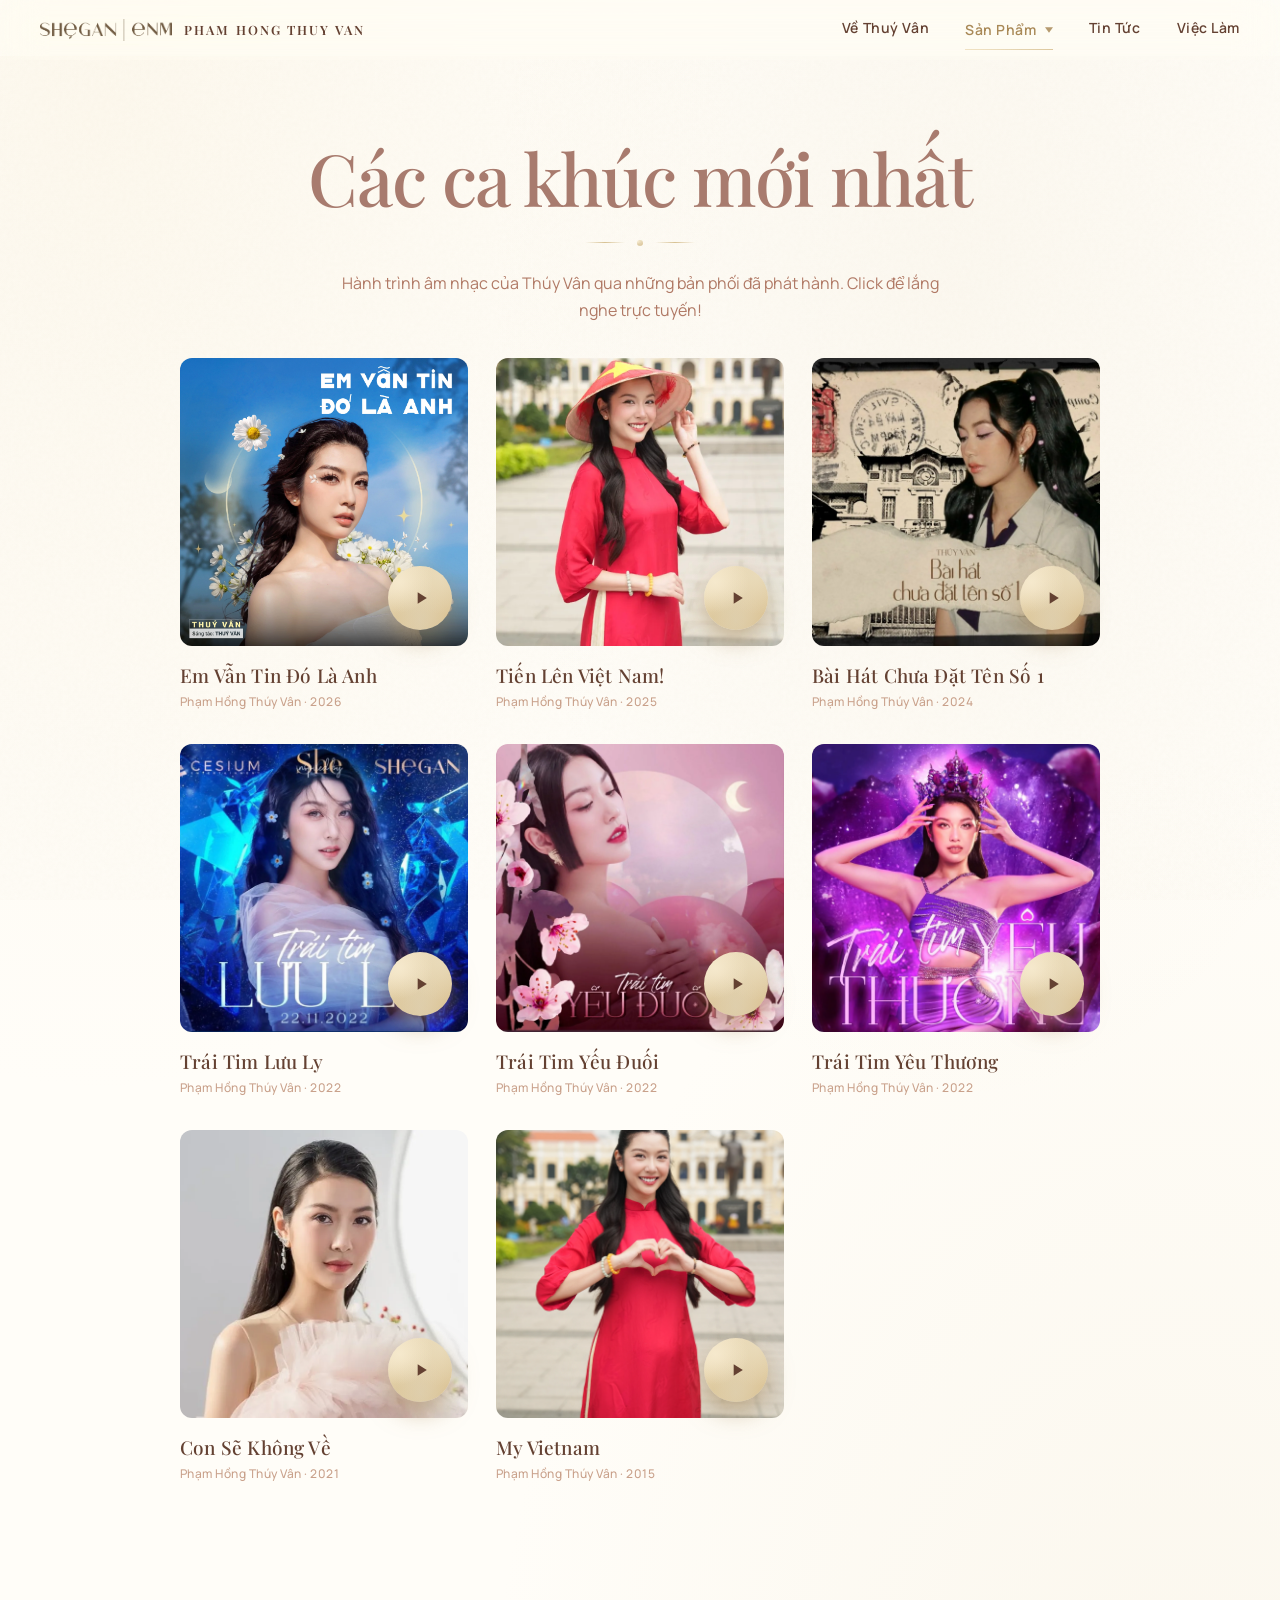
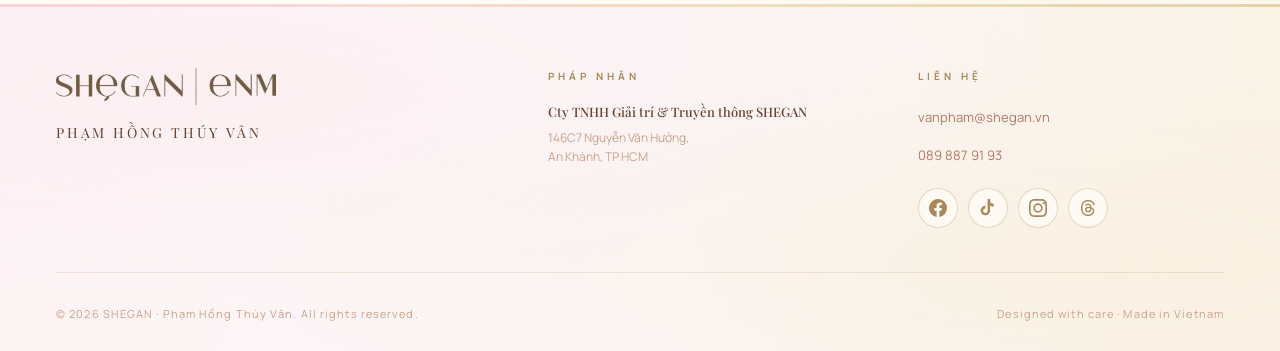
<file: music.html>
<!DOCTYPE html>
<html lang="vi">
<head>
<meta charset="UTF-8">
<meta name="viewport" content="width=device-width, initial-scale=1.0">
<title>Âm Nhạc — Phạm Hồng Thúy Vân</title>
<meta name="description" content="Âm Nhạc — Các ca khúc đã phát hành của Phạm Hồng Thúy Vân. Nghe ngay trên trang.">
<link rel="preconnect" href="https://fonts.googleapis.com">
<link rel="preconnect" href="https://fonts.gstatic.com" crossorigin>
<link href="https://fonts.googleapis.com/css2?family=Playfair+Display:ital,wght@0,400;0,500;0,600;0,700;0,800;0,900;1,400;1,500;1,700&family=Manrope:wght@200;300;400;500;600;700;800&display=swap" rel="stylesheet">
<link rel="stylesheet" href="style.css">
<style>
  /* ============ HEADER — GLASS CREAM (over light section 1) ============ */
  body { padding-top: 0; }
  .site-header {
    position: relative;
    width: 100%;
    background: transparent;
    z-index: 1000;
  }
  .brand-name {
    font-family: var(--font-heading);
    font-size: clamp(12px, 1vw, 14px);
    font-weight: 600;
    letter-spacing: 0.16em;
    text-transform: uppercase;
    color: var(--warm-brown);
    white-space: nowrap;
  }
  .brand-logo { height: 22px; width: auto; display: block; }

  .header-nav {
    position: fixed; top: 0; left: 0; right: 0; z-index: 1000;
    background: rgba(253, 249, 242, 0.92);
    backdrop-filter: blur(20px) saturate(1.2);
    -webkit-backdrop-filter: blur(20px) saturate(1.2);
    border-bottom: 1px solid rgba(236, 217, 184, 0.5);
    transition: box-shadow 0.3s ease;
    display: flex; align-items: center; justify-content: space-between;
    padding: 14px 40px;
    gap: 24px;
  }
  .header-nav.scrolled { box-shadow: 0 4px 20px rgba(139, 111, 63, 0.1); }
  .header-brand { display: flex; align-items: center; gap: 12px; text-decoration: none; }
  .header-right { display: flex; align-items: center; gap: 32px; }
  .header-menu { display: flex; gap: 36px; list-style: none; margin: 0; padding: 0; }
  .header-menu a {
    font-family: var(--font-body);
    font-size: 14px; font-weight: 700;
    color: var(--text-soft); text-decoration: none;
    letter-spacing: 0.04em;
    padding: 4px 0; position: relative;
    transition: color 0.3s ease;
  }
  .header-menu a::after {
    content: ''; position: absolute;
    bottom: -4px; left: 0; right: 0;
    height: 1px; background: var(--mesh-gold);
    transform: scaleX(0); transform-origin: right;
    transition: transform 0.4s cubic-bezier(.4,0,.2,1);
  }
  .header-menu a:hover::after { transform: scaleX(1); transform-origin: left; }
  .header-menu a.active { color: var(--antique-gold); }
  .header-menu a.active::after { transform: scaleX(1); }
  .header-utils { display: flex; align-items: center; gap: 8px; }
  .header-icon-btn {
    width: 32px; height: 32px;
    display: inline-flex; align-items: center; justify-content: center;
    background: transparent; border: 1px solid transparent;
    border-radius: 50%; color: var(--warm-brown);
    cursor: pointer; text-decoration: none;
    transition: all 0.3s ease;
  }
  .header-icon-btn:hover {
    background: var(--mesh-gold-subtle);
    border-color: var(--border); color: var(--antique-gold);
  }
  .header-icon-btn svg { width: 16px; height: 16px; }

  main { padding-top: 0; }

  /* Bỏ section-num "— 01 / Âm Nhạc —" trên cả desktop + mobile */
  .section-header .section-num { display: none !important; }

  /* Music section as section 1 — extra top padding to clear fixed header */
  section.home-section {
    padding: 140px 40px 120px;
    max-width: 1320px; margin: 0 auto;
    position: relative;
  }

  /* ============ MUSIC CARDS — Spotify-style (same as home) ============ */
  .home-section .music-grid {
    display: grid !important;
    grid-template-columns: repeat(3, 1fr);
    gap: 32px 28px;
    max-width: 920px;
    margin: 0 auto;
  }
  .home-section .music-card {
    background: transparent !important;
    border: none !important;
    border-radius: 0 !important;
    padding: 0 !important;
    display: block !important;
    min-height: 0 !important;
    cursor: pointer;
    transition: transform 0.3s ease;
    box-shadow: none !important;
  }
  .home-section .music-card[data-yt]:focus-visible {
    outline: 2px solid var(--antique-gold);
    outline-offset: 6px;
    border-radius: 12px;
  }
  .home-section .music-cover-wrap {
    position: relative;
    aspect-ratio: 1;
    margin-bottom: 18px;
    transition: transform 0.35s ease;
  }
  .home-section .music-card:hover .music-cover-wrap { transform: translateY(-4px); }
  .home-section .music-cover {
    position: absolute; inset: 0;
    background-size: cover; background-position: center;
    border-radius: 12px;
  }
  .home-section .music-play {
    position: absolute;
    right: 16px; bottom: 16px;
    width: 64px; height: 64px;
    border-radius: 50%;
    background: var(--mesh-gold);
    color: var(--deep-brown);
    border: none;
    display: flex; align-items: center; justify-content: center;
    box-shadow: 0 10px 24px rgba(168, 137, 87, 0.55);
    cursor: pointer;
    pointer-events: none;
    transition: transform 0.3s ease, box-shadow 0.3s ease;
  }
  .home-section .music-card:hover .music-play {
    transform: translateY(-4px);
    box-shadow: 0 16px 30px rgba(168, 137, 87, 0.65);
  }
  .home-section .music-play svg {
    width: 20px; height: 20px; fill: currentColor; margin-left: 2px;
  }
  .home-section .music-play .icon-pause { display: none; margin-left: 0; }
  .home-section .music-card.playing .music-play .icon-play { display: none; }
  .home-section .music-card.playing .music-play .icon-pause { display: block; }
  .home-section .music-card.playing .music-play {
    transform: translateY(-4px);
    animation: musicPlayPulse 2.2s ease-in-out infinite;
  }
  .home-section .music-card.playing .music-title { color: var(--royal-gold); }
  @keyframes musicPlayPulse {
    0%, 100% {
      box-shadow: 0 10px 22px rgba(168, 137, 87, 0.6),
                  0 0 0 0 rgba(168, 137, 87, 0.5);
    }
    50% {
      box-shadow: 0 14px 28px rgba(168, 137, 87, 0.75),
                  0 0 0 10px rgba(168, 137, 87, 0);
    }
  }
  .home-section .music-title {
    font-family: var(--font-heading);
    font-size: 19px; font-weight: 500;
    color: var(--deep-brown);
    line-height: 1.25;
    margin: 0 0 4px;
    transition: color 0.3s ease;
  }
  .home-section .music-meta {
    font-family: var(--font-body);
    font-size: 12px; font-weight: 500;
    color: var(--text-muted);
    margin: 0;
    letter-spacing: 0.04em;
  }
  @media (max-width: 900px) {
    .home-section .music-grid { grid-template-columns: repeat(2, 1fr); gap: 22px 14px; }
    .home-section .music-play { width: 52px; height: 52px; right: 12px; bottom: 12px; }
    .home-section .music-title { font-size: 15px; }
    .home-section .music-meta { font-size: 13px; font-weight: 600; }
  }
  /* Keep 2 columns even on very narrow phones */

  /* Hide the iframe visually but keep it rendered so audio plays */
  .music-player {
    position: absolute;
    width: 1px; height: 1px;
    left: -9999px; top: 0;
    opacity: 0;
    pointer-events: none;
    overflow: hidden;
  }


  /* Footer (3-col synced with other pages) */
  .footer-wrap { width: 100%; padding: 0; }
  .footer-wrap .site-footer { border-radius: 0; }
  .footer-top.footer-top-3col {
    grid-template-columns: 1.4fr 1fr 1fr;
    gap: 64px;
  }

  @media (max-width: 900px) {
    .header-nav { padding: 10px 20px; gap: 12px; flex-wrap: wrap; }
    .header-right { gap: 16px; }
    .header-menu { gap: 16px; flex-wrap: wrap; }
    .header-menu a { font-size: 13px; font-weight: 700; }
    section.home-section { padding: 100px 24px 60px; }
    .footer-top.footer-top-3col { grid-template-columns: 1fr; gap: 32px; }
  }
</style>
</head>
<body>

<!-- ============ HEADER ============ -->
<header class="site-header">
  <div class="header-blur-layer" id="headerBlur"></div>
  <nav class="header-nav" id="siteHeader">
    <a href="index.html" class="header-brand">
      <img src="assets/logo-enm.webp" alt="SHEGAN ENM" class="brand-logo">
      <span class="brand-name">Pham Hong Thuy Van</span>
    </a>
    <div class="header-right">
      <ul class="header-menu">
        <li><a href="about.html">Về Thuý Vân</a></li>
        <li class="has-dropdown">
          <a href="music.html" class="active">Sản Phẩm
            <svg class="dropdown-caret" viewBox="0 0 12 8" fill="currentColor" aria-hidden="true"><path d="M6 8 0 0h12z"/></svg>
          </a>
          <ul class="header-dropdown">
            <li><a href="music.html" class="active">Âm Nhạc</a></li>
            <li><a href="shegan.html">SHeGAN</a></li>
            <li><a href="elearning.html">E-Learning</a></li>
          </ul>
        </li>
        <li><a href="news.html">Tin Tức</a></li>
        <li><a href="careers.html">Việc Làm</a></li>
      </ul>
    </div>
      <button class="header-hamburger" type="button" aria-label="Mở menu">
        <svg class="icon-open" viewBox="0 0 24 24" fill="none" stroke="currentColor" stroke-width="2.5" stroke-linecap="round"><path d="M4 7h16M4 12h16M4 17h16"/></svg>
        <svg class="icon-close" viewBox="0 0 24 24" fill="none" stroke="currentColor" stroke-width="2.5" stroke-linecap="round"><path d="M6 6l12 12M6 18L18 6"/></svg>
      </button>
  </nav>
</header>

<main>

  <!-- ============ SECTION 1 — MUSIC ============ -->
  <section class="home-section" id="music">
    <div class="section-header">
      <span class="section-num">— 01 / Âm Nhạc —</span>
      <h2 class="section-title">Các ca khúc <em>mới nhất</em></h2>
      <div class="divider-ornament"><span></span></div>
      <p class="section-desc">Hành trình âm nhạc của Thúy Vân qua những bản phối đã phát hành. Click để lắng nghe trực tuyến!</p>
    </div>

    <div class="music-grid">
      <div class="music-card" data-yt="gtoiMOfbnVk" role="button" tabindex="0" aria-label="Nghe bài Em Vẫn Tin Đó Là Anh">
        <div class="music-cover-wrap">
          <div class="music-cover" style="background-image: url('assets/music/em-van-tin-do-la-anh.webp');"></div>
          <button class="music-play" type="button" tabindex="-1" aria-hidden="true">
            <svg class="icon-play" viewBox="0 0 24 24"><path d="M8 5v14l11-7z"/></svg>
            <svg class="icon-pause" viewBox="0 0 24 24"><path d="M6 5h4v14H6zM14 5h4v14h-4z"/></svg>
          </button>
        </div>
        <h4 class="music-title">Em Vẫn Tin Đó Là Anh</h4>
        <p class="music-meta">Phạm Hồng Thúy Vân · 2026</p>
        <div class="music-player" aria-hidden="true"></div>
      </div>

      <div class="music-card" data-yt="EUVNz9dcaoA" role="button" tabindex="0" aria-label="Nghe bài Tiến Lên Việt Nam">
        <div class="music-cover-wrap">
          <div class="music-cover" style="background-image: url('assets/music/tien-len-viet-nam.webp');"></div>
          <button class="music-play" type="button" tabindex="-1" aria-hidden="true">
            <svg class="icon-play" viewBox="0 0 24 24"><path d="M8 5v14l11-7z"/></svg>
            <svg class="icon-pause" viewBox="0 0 24 24"><path d="M6 5h4v14H6zM14 5h4v14h-4z"/></svg>
          </button>
        </div>
        <h4 class="music-title">Tiến Lên Việt Nam!</h4>
        <p class="music-meta">Phạm Hồng Thúy Vân · 2025</p>
        <div class="music-player" aria-hidden="true"></div>
      </div>

      <div class="music-card" data-yt="GyrsOmvOipI" role="button" tabindex="0" aria-label="Nghe bài Bài Hát Chưa Đặt Tên Số 1">
        <div class="music-cover-wrap">
          <div class="music-cover" style="background-image: url('assets/music/bai-hat-chua-dat-ten-so-1.webp');"></div>
          <button class="music-play" type="button" tabindex="-1" aria-hidden="true">
            <svg class="icon-play" viewBox="0 0 24 24"><path d="M8 5v14l11-7z"/></svg>
            <svg class="icon-pause" viewBox="0 0 24 24"><path d="M6 5h4v14H6zM14 5h4v14h-4z"/></svg>
          </button>
        </div>
        <h4 class="music-title">Bài Hát Chưa Đặt Tên Số 1</h4>
        <p class="music-meta">Phạm Hồng Thúy Vân · 2024</p>
        <div class="music-player" aria-hidden="true"></div>
      </div>

      <div class="music-card" data-yt="vggFAD9AO3U" role="button" tabindex="0" aria-label="Nghe bài Trái Tim Lưu Ly">
        <div class="music-cover-wrap">
          <div class="music-cover" style="background-image: url('assets/music/trai-tim-luu-ly.webp');"></div>
          <button class="music-play" type="button" tabindex="-1" aria-hidden="true">
            <svg class="icon-play" viewBox="0 0 24 24"><path d="M8 5v14l11-7z"/></svg>
            <svg class="icon-pause" viewBox="0 0 24 24"><path d="M6 5h4v14H6zM14 5h4v14h-4z"/></svg>
          </button>
        </div>
        <h4 class="music-title">Trái Tim Lưu Ly</h4>
        <p class="music-meta">Phạm Hồng Thúy Vân · 2022</p>
        <div class="music-player" aria-hidden="true"></div>
      </div>

      <div class="music-card" data-yt="hX4aJ3mgTn8" role="button" tabindex="0" aria-label="Nghe bài Trái Tim Yếu Đuối">
        <div class="music-cover-wrap">
          <div class="music-cover" style="background-image: url('assets/music/trai-tim-yeu-duoi.webp');"></div>
          <button class="music-play" type="button" tabindex="-1" aria-hidden="true">
            <svg class="icon-play" viewBox="0 0 24 24"><path d="M8 5v14l11-7z"/></svg>
            <svg class="icon-pause" viewBox="0 0 24 24"><path d="M6 5h4v14H6zM14 5h4v14h-4z"/></svg>
          </button>
        </div>
        <h4 class="music-title">Trái Tim Yếu Đuối</h4>
        <p class="music-meta">Phạm Hồng Thúy Vân · 2022</p>
        <div class="music-player" aria-hidden="true"></div>
      </div>

      <div class="music-card" data-yt="t0EgveIEtyU" role="button" tabindex="0" aria-label="Nghe bài Trái Tim Yêu Thương">
        <div class="music-cover-wrap">
          <div class="music-cover" style="background-image: url('assets/music/trai-tim-yeu-thuong.webp');"></div>
          <button class="music-play" type="button" tabindex="-1" aria-hidden="true">
            <svg class="icon-play" viewBox="0 0 24 24"><path d="M8 5v14l11-7z"/></svg>
            <svg class="icon-pause" viewBox="0 0 24 24"><path d="M6 5h4v14H6zM14 5h4v14h-4z"/></svg>
          </button>
        </div>
        <h4 class="music-title">Trái Tim Yêu Thương</h4>
        <p class="music-meta">Phạm Hồng Thúy Vân · 2022</p>
        <div class="music-player" aria-hidden="true"></div>
      </div>

      <div class="music-card" data-yt="O7ulohxXrnc" role="button" tabindex="0" aria-label="Nghe bài Con Sẽ Không Về">
        <div class="music-cover-wrap">
          <div class="music-cover" style="background-image: url('assets/music/con-se-khong-ve.webp');"></div>
          <button class="music-play" type="button" tabindex="-1" aria-hidden="true">
            <svg class="icon-play" viewBox="0 0 24 24"><path d="M8 5v14l11-7z"/></svg>
            <svg class="icon-pause" viewBox="0 0 24 24"><path d="M6 5h4v14H6zM14 5h4v14h-4z"/></svg>
          </button>
        </div>
        <h4 class="music-title">Con Sẽ Không Về</h4>
        <p class="music-meta">Phạm Hồng Thúy Vân · 2021</p>
        <div class="music-player" aria-hidden="true"></div>
      </div>

      <div class="music-card" data-yt="JGPESk9IoUg" role="button" tabindex="0" aria-label="Nghe bài My Vietnam">
        <div class="music-cover-wrap">
          <div class="music-cover" style="background-image: url('assets/music/my-vietnam.webp');"></div>
          <button class="music-play" type="button" tabindex="-1" aria-hidden="true">
            <svg class="icon-play" viewBox="0 0 24 24"><path d="M8 5v14l11-7z"/></svg>
            <svg class="icon-pause" viewBox="0 0 24 24"><path d="M6 5h4v14H6zM14 5h4v14h-4z"/></svg>
          </button>
        </div>
        <h4 class="music-title">My Vietnam</h4>
        <p class="music-meta">Phạm Hồng Thúy Vân · 2015</p>
        <div class="music-player" aria-hidden="true"></div>
      </div>

    </div>
  </section>

</main>

<!-- ============ FOOTER ============ -->
<div class="footer-wrap">
  <footer class="site-footer">
    <div class="footer-top footer-top-3col">
      <div class="footer-brand-col">
        <img src="assets/logo-enm.webp" alt="SHEGAN ENM" class="brand-img on-dark" style="max-width: 220px; margin-bottom: 16px;">
        <div class="footer-name">Phạm Hồng Thúy Vân</div>
      </div>

      <div class="footer-col">
        <div class="footer-col-title">Pháp nhân</div>
        <div class="footer-company">
          <div class="footer-company-name">Cty TNHH Giải trí &amp; Truyền thông SHEGAN</div>
          <div class="footer-company-addr">146C7 Nguyễn Văn Hưởng,<br>An Khánh, TP HCM</div>
        </div>
      </div>

      <div class="footer-col">
        <div class="footer-col-title">Liên hệ</div>
        <ul>
          <li><a href="mailto:vanpham@shegan.vn">vanpham@shegan.vn</a></li>
          <li><a href="tel:0898879193">089 887 91 93</a></li>
        </ul>
        <div class="footer-socials">
          <a href="https://www.facebook.com/phamhongthuyvan" target="_blank" rel="noopener" class="social-btn" aria-label="Facebook">
            <svg viewBox="0 0 24 24" fill="currentColor"><path d="M24 12a12 12 0 1 0-13.9 11.9v-8.4H7.1V12h3v-2.6c0-3 1.8-4.6 4.5-4.6 1.3 0 2.7.2 2.7.2v2.9h-1.5c-1.5 0-2 .9-2 1.9V12h3.3l-.5 3.5h-2.8v8.4A12 12 0 0 0 24 12z"/></svg>
          </a>
          <a href="https://www.tiktok.com/@phamhong.thuyvan" target="_blank" rel="noopener" class="social-btn" aria-label="TikTok">
            <svg viewBox="0 0 24 24" fill="currentColor"><path d="M19.6 6.3a4.8 4.8 0 0 1-4.8-4.8V0h-3.3v15.5a3 3 0 1 1-3-3v-3.4a6.3 6.3 0 1 0 6.3 6.3V8.8a8 8 0 0 0 4.8 1.6V7.1c-.2-.2-.4-.5 0-.8z"/></svg>
          </a>
          <a href="https://www.instagram.com/phamhongthuyvan/" target="_blank" rel="noopener" class="social-btn" aria-label="Instagram">
            <svg viewBox="0 0 24 24" fill="currentColor"><path d="M12 2.2c3.2 0 3.6 0 4.8.1 1.2.1 1.8.2 2.2.4.6.2 1 .5 1.4.9.4.4.7.9.9 1.4.2.4.4 1.1.4 2.2.1 1.2.1 1.6.1 4.8s0 3.6-.1 4.8c-.1 1.2-.2 1.8-.4 2.2-.2.6-.5 1-.9 1.4-.4.4-.9.7-1.4.9-.4.2-1.1.4-2.2.4-1.2.1-1.6.1-4.8.1s-3.6 0-4.8-.1c-1.2-.1-1.8-.2-2.2-.4-.6-.2-1-.5-1.4-.9-.4-.4-.7-.9-.9-1.4-.2-.4-.4-1.1-.4-2.2-.1-1.2-.1-1.6-.1-4.8s0-3.6.1-4.8c.1-1.2.2-1.8.4-2.2.2-.6.5-1 .9-1.4.4-.4.9-.7 1.4-.9.4-.2 1.1-.4 2.2-.4 1.2-.1 1.6-.1 4.8-.1M12 0C8.7 0 8.3 0 7.1.1 5.8.1 5 .3 4.2.6c-.8.3-1.5.7-2.2 1.4C1.3 2.7.9 3.4.6 4.2.3 5 .1 5.8.1 7.1 0 8.3 0 8.7 0 12s0 3.7.1 4.9c.1 1.3.3 2.1.6 2.9.3.8.7 1.5 1.4 2.2.7.7 1.4 1.1 2.2 1.4.8.3 1.6.5 2.9.6C8.3 24 8.7 24 12 24s3.7 0 4.9-.1c1.3-.1 2.1-.3 2.9-.6.8-.3 1.5-.7 2.2-1.4.7-.7 1.1-1.4 1.4-2.2.3-.8.5-1.6.6-2.9.1-1.3.1-1.7.1-4.9s0-3.7-.1-4.9c-.1-1.3-.3-2.1-.6-2.9-.3-.8-.7-1.5-1.4-2.2C21.3 1.3 20.6.9 19.8.6 19 .3 18.2.1 16.9.1 15.7 0 15.3 0 12 0zm0 5.8a6.2 6.2 0 1 0 0 12.4 6.2 6.2 0 0 0 0-12.4zm0 10.2a4 4 0 1 1 0-8 4 4 0 0 1 0 8zM19.8 4.2a1.4 1.4 0 1 0 0 2.9 1.4 1.4 0 0 0 0-2.9z"/></svg>
          </a>
          <a href="https://www.threads.com/@phamhongthuyvan" target="_blank" rel="noopener" class="social-btn" aria-label="Threads">
            <span class="social-img" aria-hidden="true"></span>
          </a>
        </div>
      </div>
    </div>

    <div class="footer-bottom">
      <div class="footer-copy">© 2026 SHEGAN · Phạm Hồng Thúy Vân. All rights reserved.</div>
      <div class="footer-copy">Designed with care · Made in Vietnam</div>
    </div>
  </footer>
</div>

<script>
  // Sticky header shadow on scroll
  (function() {
    var hdr = document.getElementById('siteHeader');
    var blur = document.getElementById('headerBlur');
    if (!hdr) return;
    var scrolled = false;
    window.addEventListener('scroll', function() {
      var shouldBeScrolled = window.scrollY > 20;
      if (shouldBeScrolled !== scrolled) {
        scrolled = shouldBeScrolled;
        hdr.classList.toggle('scrolled', scrolled);
        if (blur) blur.classList.toggle('scrolled', scrolled);
      }
    }, { passive: true });
  })();

  // Smooth scroll for in-page anchors
  document.querySelectorAll('a[href^="#"]').forEach(function(a) {
    a.addEventListener('click', function(e) {
      var id = a.getAttribute('href').slice(1);
      if (!id) return;
      var target = document.getElementById(id);
      if (!target) return;
      e.preventDefault();
      var hdr = document.getElementById('siteHeader');
      var hdrH = hdr ? hdr.offsetHeight : 0;
      window.scrollTo({
        top: target.offsetTop - hdrH - 8,
        behavior: 'smooth'
      });
    });
  });

  // Music cards — lazy-load YouTube IFrame API on first play, keep card visual as facade
  (function() {
    var apiLoaded = false;
    var apiReady = false;
    var apiCallbacks = [];
    var players = {};

    function loadApi(cb) {
      if (apiReady) { cb(); return; }
      apiCallbacks.push(cb);
      if (apiLoaded) return;
      apiLoaded = true;
      var tag = document.createElement('script');
      tag.src = 'https://www.youtube.com/iframe_api';
      document.head.appendChild(tag);
    }

    var prevHandler = window.onYouTubeIframeAPIReady;
    window.onYouTubeIframeAPIReady = function() {
      apiReady = true;
      apiCallbacks.forEach(function(cb) { cb(); });
      apiCallbacks = [];
      if (typeof prevHandler === 'function') prevHandler();
    };

    function stopOthers(exceptId) {
      Object.keys(players).forEach(function(id) {
        if (id === exceptId) return;
        var p = players[id];
        if (p && typeof p.stopVideo === 'function') {
          try { p.stopVideo(); } catch (e) {}
        }
        var c = document.querySelector('[data-card-id="' + id + '"]');
        if (c) c.classList.remove('playing');
      });
    }

    function toggle(card) {
      var videoId = card.getAttribute('data-yt');
      if (!videoId) return;
      var cardId = card.getAttribute('data-card-id');
      if (!cardId) {
        cardId = 'ytc-' + Math.random().toString(36).slice(2, 9);
        card.setAttribute('data-card-id', cardId);
      }

      if (players[cardId]) {
        var state = -1;
        try { state = players[cardId].getPlayerState(); } catch (e) {}
        if (state === 1) {
          players[cardId].pauseVideo();
          card.classList.remove('playing');
        } else {
          stopOthers(cardId);
          players[cardId].playVideo();
          card.classList.add('playing');
        }
        return;
      }

      stopOthers(cardId);
      card.classList.add('playing');
      var mount = card.querySelector('.music-player');
      if (!mount) return;
      var mountId = 'ytm-' + cardId;
      mount.innerHTML = '<div id="' + mountId + '"></div>';

      loadApi(function() {
        players[cardId] = new YT.Player(mountId, {
          videoId: videoId,
          playerVars: {
            autoplay: 1, rel: 0, modestbranding: 1, playsinline: 1
          },
          events: {
            onReady: function(e) { e.target.playVideo(); },
            onStateChange: function(e) {
              if (e.data === 0) card.classList.remove('playing');
              else if (e.data === 2) card.classList.remove('playing');
              else if (e.data === 1) card.classList.add('playing');
            }
          }
        });
      });
    }

    document.querySelectorAll('.music-card[data-yt]').forEach(function(card) {
      card.addEventListener('click', function(e) {
        if (e.target.closest('.music-player')) return;
        toggle(card);
      });
      card.addEventListener('keydown', function(e) {
        if (e.key === 'Enter' || e.key === ' ') {
          e.preventDefault();
          toggle(card);
        }
      });
    });
  })();

  // Mobile hamburger toggle
  (function() {
    var hdr = document.getElementById('siteHeader');
    var btn = hdr ? hdr.querySelector('.header-hamburger') : null;
    if (!hdr || !btn) return;
    btn.addEventListener('click', function() {
      hdr.classList.toggle('menu-open');
    });
    hdr.querySelectorAll('.header-menu a').forEach(function(a) {
      a.addEventListener('click', function() {
        hdr.classList.remove('menu-open');
      });
    });
  })();

</script>

</body>
</html>
</file>
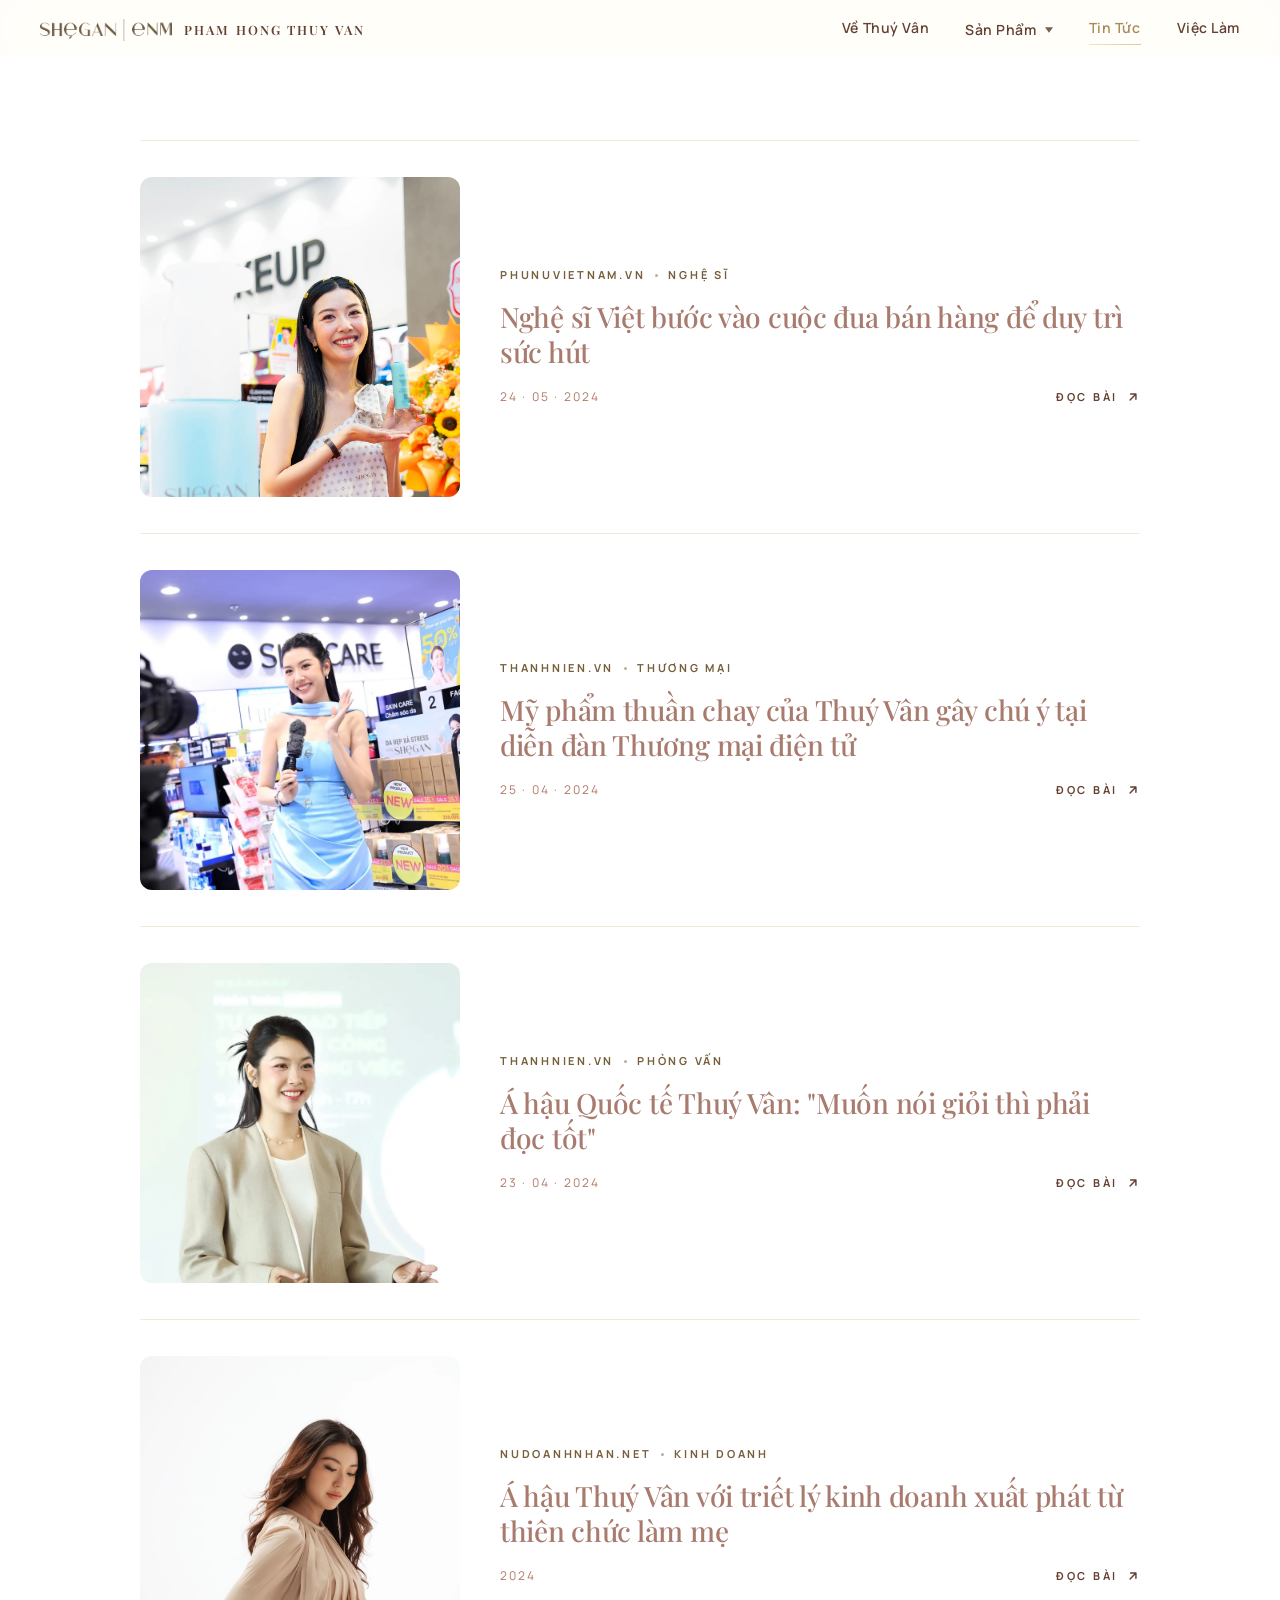
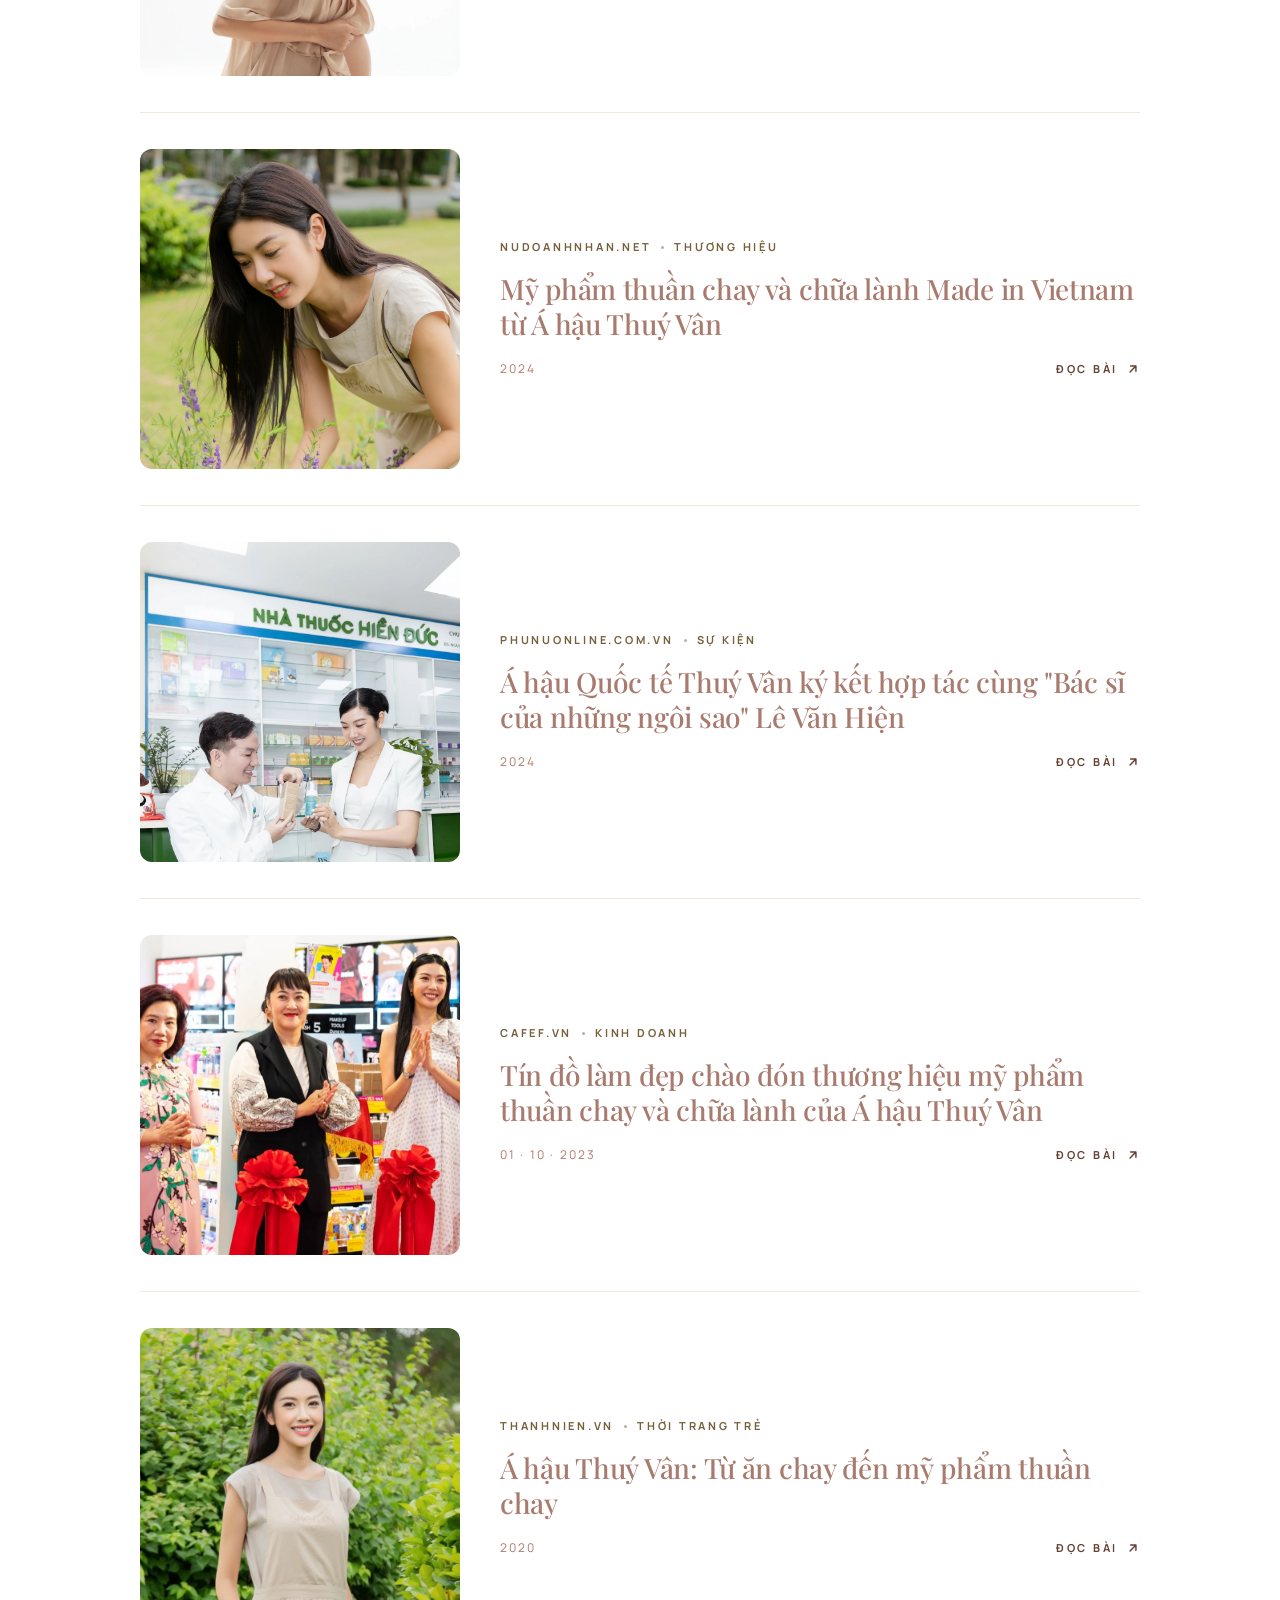
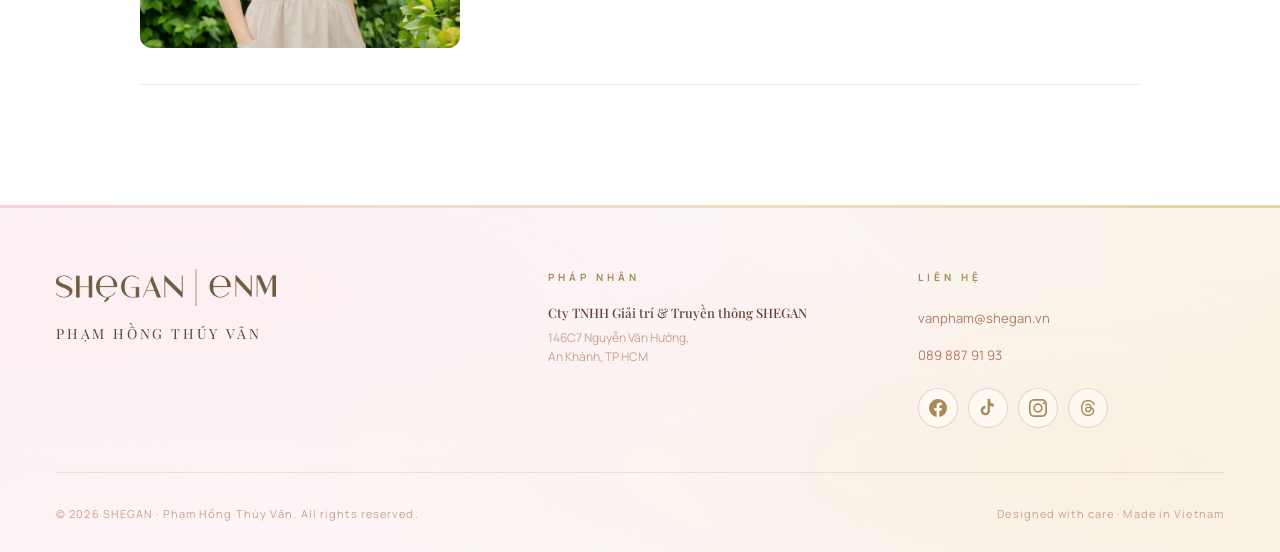
<file: news.html>
<!DOCTYPE html>
<html lang="vi">
<head>
<meta charset="UTF-8">
<meta name="viewport" content="width=device-width, initial-scale=1.0">
<title>Tin Tức — Phạm Hồng Thúy Vân</title>
<meta name="description" content="Tin Tức — Các bài báo về Phạm Hồng Thúy Vân và thương hiệu SHEGAN trên báo chí.">
<link rel="preconnect" href="https://fonts.googleapis.com">
<link rel="preconnect" href="https://fonts.gstatic.com" crossorigin>
<link href="https://fonts.googleapis.com/css2?family=Playfair+Display:ital,wght@0,400;0,500;0,600;0,700;0,800;0,900;1,400;1,500;1,700&family=Manrope:wght@200;300;400;500;600;700;800&display=swap" rel="stylesheet">
<link rel="stylesheet" href="style.css">
<style>
  /* ============ HEADER — GLASS CREAM ============ */
  body {
    padding-top: 0;
    background: var(--white);
  }
  body::before { display: none; }
  .site-header {
    position: relative; width: 100%;
    background: transparent;
    z-index: 1000;
  }
  .brand-name {
    font-family: var(--font-heading);
    font-size: clamp(12px, 1vw, 14px);
    font-weight: 600;
    letter-spacing: 0.16em;
    text-transform: uppercase;
    color: var(--warm-brown);
    white-space: nowrap;
  }
  .brand-logo { height: 22px; width: auto; display: block; }
  .header-nav {
    position: fixed; top: 0; left: 0; right: 0; z-index: 1000;
    background: rgba(253, 249, 242, 0.92);
    backdrop-filter: blur(20px) saturate(1.2);
    -webkit-backdrop-filter: blur(20px) saturate(1.2);
    border-bottom: 1px solid rgba(236, 217, 184, 0.5);
    transition: box-shadow 0.3s ease;
    display: flex; align-items: center; justify-content: space-between;
    padding: 14px 40px;
    gap: 24px;
  }
  .header-nav.scrolled { box-shadow: 0 4px 20px rgba(139, 111, 63, 0.1); }
  .header-brand { display: flex; align-items: center; gap: 12px; text-decoration: none; }
  .header-right { display: flex; align-items: center; gap: 32px; }
  .header-menu { display: flex; gap: 36px; list-style: none; margin: 0; padding: 0; }
  .header-menu a {
    font-family: var(--font-body);
    font-size: 14px; font-weight: 700;
    color: var(--text-soft); text-decoration: none;
    letter-spacing: 0.04em;
    padding: 4px 0; position: relative;
    transition: color 0.3s ease;
  }
  .header-menu a::after {
    content: ''; position: absolute;
    bottom: -4px; left: 0; right: 0;
    height: 1px; background: var(--mesh-gold);
    transform: scaleX(0); transform-origin: right;
    transition: transform 0.4s cubic-bezier(.4,0,.2,1);
  }
  .header-menu a:hover::after { transform: scaleX(1); transform-origin: left; }
  .header-menu a.active { color: var(--antique-gold); }
  .header-menu a.active::after { transform: scaleX(1); }
  .header-utils { display: flex; align-items: center; gap: 8px; }
  .header-icon-btn {
    width: 32px; height: 32px;
    display: inline-flex; align-items: center; justify-content: center;
    background: transparent; border: 1px solid transparent;
    border-radius: 50%; color: var(--warm-brown);
    cursor: pointer; text-decoration: none;
    transition: all 0.3s ease;
  }
  .header-icon-btn:hover {
    background: var(--mesh-gold-subtle);
    border-color: var(--border); color: var(--antique-gold);
  }
  .header-icon-btn svg { width: 16px; height: 16px; }

  main { padding-top: 0; }

  /* ============ NEWS PAGE ============ */
  .news-section {
    padding: 140px 40px 120px;
    max-width: 1080px;
    margin: 0 auto;
  }
  .news-section-head {
    text-align: center;
    margin-bottom: 64px;
  }
  .news-section-head .section-num {
    display: inline-block; margin-bottom: 12px;
    font-family: var(--font-body);
    font-size: 11px; font-weight: 600;
    letter-spacing: 0.4em; text-transform: uppercase;
    color: var(--antique-gold);
  }
  .news-section-head h1 {
    font-family: var(--font-heading);
    font-size: clamp(48px, 6vw, 84px);
    line-height: 1.05;
    letter-spacing: -0.02em;
    color: var(--heading);
    font-weight: 500;
    margin: 0;
  }
  .news-section-head h1 em {
    font-style: italic; font-weight: 400;
    color: var(--heading);
  }

  .news-list {
    display: flex; flex-direction: column;
    gap: 0;
  }
  .news-item {
    display: grid;
    grid-template-columns: 320px 1fr;
    gap: 40px;
    align-items: center;
    padding: 36px 0;
    border-top: 1px solid var(--border-soft);
    text-decoration: none;
    color: inherit;
    transition: background 0.3s ease;
  }
  .news-item:last-child {
    border-bottom: 1px solid var(--border-soft);
  }
  .news-item:hover {
    background: rgba(244, 228, 193, 0.18);
  }
  .news-item-img {
    aspect-ratio: 1 / 1;
    border-radius: 12px;
    background-size: cover;
    background-position: center top;
    background-color: var(--porcelain);
    transition: transform 0.4s ease;
  }
  .news-item:hover .news-item-img {
    transform: scale(1.02);
  }
  .news-item-body { min-width: 0; }
  .news-item-meta {
    display: flex; align-items: center; gap: 10px;
    font-family: var(--font-body);
    font-size: 11px; font-weight: 700;
    letter-spacing: 0.25em; text-transform: uppercase;
    color: var(--antique-gold);
    margin-bottom: 14px;
  }
  .news-item-meta .news-dot {
    width: 3px; height: 3px;
    border-radius: 50%;
    background: var(--antique-gold);
    opacity: 0.5;
  }
  .news-item h3 {
    font-family: var(--font-heading);
    font-size: clamp(22px, 2.4vw, 28px);
    line-height: 1.25;
    letter-spacing: -0.01em;
    color: var(--heading);
    font-weight: 500;
    margin: 0 0 18px;
  }
  .news-item-foot {
    display: flex; align-items: center; justify-content: space-between;
    gap: 16px;
  }
  .news-item-date {
    font-family: var(--font-body);
    font-size: 12px; letter-spacing: 0.18em;
    color: var(--text-soft);
  }
  .news-item-link {
    display: inline-flex; align-items: center; gap: 8px;
    font-family: var(--font-body);
    font-size: 11px; font-weight: 700;
    letter-spacing: 0.25em; text-transform: uppercase;
    color: var(--warm-brown);
    transition: color 0.3s ease;
  }
  .news-item:hover .news-item-link { color: var(--antique-gold); }
  .news-item-link svg { width: 14px; height: 14px; }

  .footer-wrap { width: 100%; padding: 0; }
  .footer-wrap .site-footer { border-radius: 0; }
  .footer-top.footer-top-3col { grid-template-columns: 1.4fr 1fr 1fr; gap: 64px; }

  @media (max-width: 900px) {
    .header-nav { padding: 10px 20px; gap: 12px; flex-wrap: wrap; }
    .header-right { gap: 16px; }
    .header-menu { gap: 16px; flex-wrap: wrap; }
    .header-menu a { font-size: 13px; font-weight: 700; }
    .news-section { padding: 110px 24px 80px; }
    .news-section-head { margin-bottom: 40px; }
    .news-item {
      grid-template-columns: 120px 1fr;
      gap: 16px;
      padding: 22px 0;
    }
    .news-item-img { aspect-ratio: 1 / 1; max-width: none; margin: 0; }
    .news-item h3 { font-size: 16px !important; line-height: 1.3 !important; margin-bottom: 10px; }
    .news-item-meta { font-size: 9px; letter-spacing: 0.2em; margin-bottom: 8px; }
    .news-item-date { font-size: 11px; letter-spacing: 0.12em; }
    .news-item-link { font-size: 10px; letter-spacing: 0.18em; gap: 6px; }
    .news-item-link svg { width: 12px; height: 12px; }
    .footer-top.footer-top-3col { grid-template-columns: 1fr; gap: 32px; }
  }
</style>
</head>
<body>

<header class="site-header">
  <div class="header-blur-layer" id="headerBlur"></div>
  <nav class="header-nav" id="siteHeader">
    <a href="index.html" class="header-brand">
      <img src="assets/logo-enm.webp" alt="SHEGAN ENM" class="brand-logo">
      <span class="brand-name">Pham Hong Thuy Van</span>
    </a>
    <div class="header-right">
      <ul class="header-menu">
        <li><a href="about.html">Về Thuý Vân</a></li>
        <li class="has-dropdown">
          <a href="music.html">Sản Phẩm
            <svg class="dropdown-caret" viewBox="0 0 12 8" fill="currentColor" aria-hidden="true"><path d="M6 8 0 0h12z"/></svg>
          </a>
          <ul class="header-dropdown">
            <li><a href="music.html">Âm Nhạc</a></li>
            <li><a href="shegan.html">SHeGAN</a></li>
            <li><a href="elearning.html">E-Learning</a></li>
          </ul>
        </li>
        <li><a href="news.html" class="active">Tin Tức</a></li>
        <li><a href="careers.html">Việc Làm</a></li>
      </ul>
    </div>
      <button class="header-hamburger" type="button" aria-label="Mở menu">
        <svg class="icon-open" viewBox="0 0 24 24" fill="none" stroke="currentColor" stroke-width="2.5" stroke-linecap="round"><path d="M4 7h16M4 12h16M4 17h16"/></svg>
        <svg class="icon-close" viewBox="0 0 24 24" fill="none" stroke="currentColor" stroke-width="2.5" stroke-linecap="round"><path d="M6 6l12 12M6 18L18 6"/></svg>
      </button>
  </nav>
</header>

<main>

  <section class="news-section">
    <div class="news-list">

      <a href="https://phunuvietnam.vn/nghe-si-viet-buoc-vao-cuoc-dua-ban-hang-de-duy-tri-suc-hut-238260524141812101.htm" target="_blank" rel="noopener" class="news-item">
        <div class="news-item-img" style="background-image: url('assets/news/news-7-nghe-si-ban-hang.webp');"></div>
        <div class="news-item-body">
          <div class="news-item-meta">
            <span>phunuvietnam.vn</span><span class="news-dot"></span><span>Nghệ sĩ</span>
          </div>
          <h3>Nghệ sĩ Việt bước vào cuộc đua bán hàng để duy trì sức hút</h3>
          <div class="news-item-foot">
            <span class="news-item-date">24 · 05 · 2024</span>
            <span class="news-item-link">
              Đọc bài
              <svg viewBox="0 0 24 24" fill="none" stroke="currentColor" stroke-width="2.5" stroke-linecap="round" stroke-linejoin="round"><path d="M7 17L17 7M8 7h9v9"/></svg>
            </span>
          </div>
        </div>
      </a>

      <a href="https://thanhnien.vn/my-pham-thuan-chay-cua-thuy-van-gay-chu-y-tai-dien-dan-thuong-mai-dien-tu-185240425164046648.htm" target="_blank" rel="noopener" class="news-item">
        <div class="news-item-img" style="background-image: url('assets/news/news-2-my-pham-thuan-chay.webp');"></div>
        <div class="news-item-body">
          <div class="news-item-meta">
            <span>thanhnien.vn</span><span class="news-dot"></span><span>Thương mại</span>
          </div>
          <h3>Mỹ phẩm thuần chay của Thuý Vân gây chú ý tại diễn đàn Thương mại điện tử</h3>
          <div class="news-item-foot">
            <span class="news-item-date">25 · 04 · 2024</span>
            <span class="news-item-link">
              Đọc bài
              <svg viewBox="0 0 24 24" fill="none" stroke="currentColor" stroke-width="2.5" stroke-linecap="round" stroke-linejoin="round"><path d="M7 17L17 7M8 7h9v9"/></svg>
            </span>
          </div>
        </div>
      </a>

      <a href="https://thanhnien.vn/a-hau-quoc-te-thuy-van-muon-noi-gioi-thi-phai-doc-tot-185240423211359864.htm" target="_blank" rel="noopener" class="news-item">
        <div class="news-item-img" style="background-image: url('assets/news/news-4-noi-gioi-doc-tot.webp'); background-position: center 30%;"></div>
        <div class="news-item-body">
          <div class="news-item-meta">
            <span>thanhnien.vn</span><span class="news-dot"></span><span>Phỏng vấn</span>
          </div>
          <h3>Á hậu Quốc tế Thuý Vân: "Muốn nói giỏi thì phải đọc tốt"</h3>
          <div class="news-item-foot">
            <span class="news-item-date">23 · 04 · 2024</span>
            <span class="news-item-link">
              Đọc bài
              <svg viewBox="0 0 24 24" fill="none" stroke="currentColor" stroke-width="2.5" stroke-linecap="round" stroke-linejoin="round"><path d="M7 17L17 7M8 7h9v9"/></svg>
            </span>
          </div>
        </div>
      </a>

      <a href="https://nudoanhnhan.net/a-hau-thuy-van-voi-triet-ly-kinh-doanh-xuat-phat-tu-thien-chuc-lam-me.html" target="_blank" rel="noopener" class="news-item">
        <div class="news-item-img" style="background-image: url('assets/news/news-5-triet-ly-lam-me.webp');"></div>
        <div class="news-item-body">
          <div class="news-item-meta">
            <span>nudoanhnhan.net</span><span class="news-dot"></span><span>Kinh doanh</span>
          </div>
          <h3>Á hậu Thuý Vân với triết lý kinh doanh xuất phát từ thiên chức làm mẹ</h3>
          <div class="news-item-foot">
            <span class="news-item-date">2024</span>
            <span class="news-item-link">
              Đọc bài
              <svg viewBox="0 0 24 24" fill="none" stroke="currentColor" stroke-width="2.5" stroke-linecap="round" stroke-linejoin="round"><path d="M7 17L17 7M8 7h9v9"/></svg>
            </span>
          </div>
        </div>
      </a>

      <a href="https://nudoanhnhan.net/my-pham-thuan-chay-va-chua-lanh-made-in-vietnam-tu-a-hau-thuy-van.html" target="_blank" rel="noopener" class="news-item">
        <div class="news-item-img" style="background-image: url('assets/news/news-6-made-in-vietnam.webp');"></div>
        <div class="news-item-body">
          <div class="news-item-meta">
            <span>nudoanhnhan.net</span><span class="news-dot"></span><span>Thương hiệu</span>
          </div>
          <h3>Mỹ phẩm thuần chay và chữa lành Made in Vietnam từ Á hậu Thuý Vân</h3>
          <div class="news-item-foot">
            <span class="news-item-date">2024</span>
            <span class="news-item-link">
              Đọc bài
              <svg viewBox="0 0 24 24" fill="none" stroke="currentColor" stroke-width="2.5" stroke-linecap="round" stroke-linejoin="round"><path d="M7 17L17 7M8 7h9v9"/></svg>
            </span>
          </div>
        </div>
      </a>

      <a href="https://www.phunuonline.com.vn/a-hau-quoc-te-thuy-van-ky-ket-hop-tac-cung-bac-si-cua-nhung-ngoi-sao-le-van-hien-a1520084.html" target="_blank" rel="noopener" class="news-item">
        <div class="news-item-img" style="background-image: url('assets/news/news-8-ky-ket-bac-si-hien.webp');"></div>
        <div class="news-item-body">
          <div class="news-item-meta">
            <span>phunuonline.com.vn</span><span class="news-dot"></span><span>Sự kiện</span>
          </div>
          <h3>Á hậu Quốc tế Thuý Vân ký kết hợp tác cùng "Bác sĩ của những ngôi sao" Lê Văn Hiện</h3>
          <div class="news-item-foot">
            <span class="news-item-date">2024</span>
            <span class="news-item-link">
              Đọc bài
              <svg viewBox="0 0 24 24" fill="none" stroke="currentColor" stroke-width="2.5" stroke-linecap="round" stroke-linejoin="round"><path d="M7 17L17 7M8 7h9v9"/></svg>
            </span>
          </div>
        </div>
      </a>

      <a href="https://cafef.vn/tin-do-lam-dep-chao-don-thuong-hieu-my-pham-thuan-chay-va-chua-lanh-cua-a-hau-thuy-van-co-mat-tai-ha-noi-188231001141654842.chn" target="_blank" rel="noopener" class="news-item">
        <div class="news-item-img" style="background-image: url('assets/news/news-1-tin-do-lam-dep.webp');"></div>
        <div class="news-item-body">
          <div class="news-item-meta">
            <span>cafef.vn</span><span class="news-dot"></span><span>Kinh doanh</span>
          </div>
          <h3>Tín đồ làm đẹp chào đón thương hiệu mỹ phẩm thuần chay và chữa lành của Á hậu Thuý Vân</h3>
          <div class="news-item-foot">
            <span class="news-item-date">01 · 10 · 2023</span>
            <span class="news-item-link">
              Đọc bài
              <svg viewBox="0 0 24 24" fill="none" stroke="currentColor" stroke-width="2.5" stroke-linecap="round" stroke-linejoin="round"><path d="M7 17L17 7M8 7h9v9"/></svg>
            </span>
          </div>
        </div>
      </a>

      <a href="https://thanhnien.vn/thoi-trang-tre/a-hau-thuy-van-tu-an-chay-den-my-pham-thuan-chay-1851521533.htm" target="_blank" rel="noopener" class="news-item">
        <div class="news-item-img" style="background-image: url('assets/news/news-3-an-chay-my-pham.webp'); background-position: center top;"></div>
        <div class="news-item-body">
          <div class="news-item-meta">
            <span>thanhnien.vn</span><span class="news-dot"></span><span>Thời Trang Trẻ</span>
          </div>
          <h3>Á hậu Thuý Vân: Từ ăn chay đến mỹ phẩm thuần chay</h3>
          <div class="news-item-foot">
            <span class="news-item-date">2020</span>
            <span class="news-item-link">
              Đọc bài
              <svg viewBox="0 0 24 24" fill="none" stroke="currentColor" stroke-width="2.5" stroke-linecap="round" stroke-linejoin="round"><path d="M7 17L17 7M8 7h9v9"/></svg>
            </span>
          </div>
        </div>
      </a>

    </div>
  </section>

</main>

<div class="footer-wrap">
  <footer class="site-footer">
    <div class="footer-top footer-top-3col">
      <div class="footer-brand-col">
        <img src="assets/logo-enm.webp" alt="SHEGAN ENM" class="brand-img on-dark" style="max-width: 220px; margin-bottom: 16px;">
        <div class="footer-name">Phạm Hồng Thúy Vân</div>
      </div>

      <div class="footer-col">
        <div class="footer-col-title">Pháp nhân</div>
        <div class="footer-company">
          <div class="footer-company-name">Cty TNHH Giải trí &amp; Truyền thông SHEGAN</div>
          <div class="footer-company-addr">146C7 Nguyễn Văn Hưởng,<br>An Khánh, TP HCM</div>
        </div>
      </div>

      <div class="footer-col">
        <div class="footer-col-title">Liên hệ</div>
        <ul>
          <li><a href="mailto:vanpham@shegan.vn">vanpham@shegan.vn</a></li>
          <li><a href="tel:0898879193">089 887 91 93</a></li>
        </ul>
        <div class="footer-socials">
          <a href="https://www.facebook.com/phamhongthuyvan" target="_blank" rel="noopener" class="social-btn" aria-label="Facebook">
            <svg viewBox="0 0 24 24" fill="currentColor"><path d="M24 12a12 12 0 1 0-13.9 11.9v-8.4H7.1V12h3v-2.6c0-3 1.8-4.6 4.5-4.6 1.3 0 2.7.2 2.7.2v2.9h-1.5c-1.5 0-2 .9-2 1.9V12h3.3l-.5 3.5h-2.8v8.4A12 12 0 0 0 24 12z"/></svg>
          </a>
          <a href="https://www.tiktok.com/@phamhong.thuyvan" target="_blank" rel="noopener" class="social-btn" aria-label="TikTok">
            <svg viewBox="0 0 24 24" fill="currentColor"><path d="M19.6 6.3a4.8 4.8 0 0 1-4.8-4.8V0h-3.3v15.5a3 3 0 1 1-3-3v-3.4a6.3 6.3 0 1 0 6.3 6.3V8.8a8 8 0 0 0 4.8 1.6V7.1c-.2-.2-.4-.5 0-.8z"/></svg>
          </a>
          <a href="https://www.instagram.com/phamhongthuyvan/" target="_blank" rel="noopener" class="social-btn" aria-label="Instagram">
            <svg viewBox="0 0 24 24" fill="currentColor"><path d="M12 2.2c3.2 0 3.6 0 4.8.1 1.2.1 1.8.2 2.2.4.6.2 1 .5 1.4.9.4.4.7.9.9 1.4.2.4.4 1.1.4 2.2.1 1.2.1 1.6.1 4.8s0 3.6-.1 4.8c-.1 1.2-.2 1.8-.4 2.2-.2.6-.5 1-.9 1.4-.4.4-.9.7-1.4.9-.4.2-1.1.4-2.2.4-1.2.1-1.6.1-4.8.1s-3.6 0-4.8-.1c-1.2-.1-1.8-.2-2.2-.4-.6-.2-1-.5-1.4-.9-.4-.4-.7-.9-.9-1.4-.2-.4-.4-1.1-.4-2.2-.1-1.2-.1-1.6-.1-4.8s0-3.6.1-4.8c.1-1.2.2-1.8.4-2.2.2-.6.5-1 .9-1.4.4-.4.9-.7 1.4-.9.4-.2 1.1-.4 2.2-.4 1.2-.1 1.6-.1 4.8-.1M12 0C8.7 0 8.3 0 7.1.1 5.8.1 5 .3 4.2.6c-.8.3-1.5.7-2.2 1.4C1.3 2.7.9 3.4.6 4.2.3 5 .1 5.8.1 7.1 0 8.3 0 8.7 0 12s0 3.7.1 4.9c.1 1.3.3 2.1.6 2.9.3.8.7 1.5 1.4 2.2.7.7 1.4 1.1 2.2 1.4.8.3 1.6.5 2.9.6C8.3 24 8.7 24 12 24s3.7 0 4.9-.1c1.3-.1 2.1-.3 2.9-.6.8-.3 1.5-.7 2.2-1.4.7-.7 1.1-1.4 1.4-2.2.3-.8.5-1.6.6-2.9.1-1.3.1-1.7.1-4.9s0-3.7-.1-4.9c-.1-1.3-.3-2.1-.6-2.9-.3-.8-.7-1.5-1.4-2.2C21.3 1.3 20.6.9 19.8.6 19 .3 18.2.1 16.9.1 15.7 0 15.3 0 12 0zm0 5.8a6.2 6.2 0 1 0 0 12.4 6.2 6.2 0 0 0 0-12.4zm0 10.2a4 4 0 1 1 0-8 4 4 0 0 1 0 8zM19.8 4.2a1.4 1.4 0 1 0 0 2.9 1.4 1.4 0 0 0 0-2.9z"/></svg>
          </a>
          <a href="https://www.threads.com/@phamhongthuyvan" target="_blank" rel="noopener" class="social-btn" aria-label="Threads">
            <span class="social-img" aria-hidden="true"></span>
          </a>
        </div>
      </div>
    </div>

    <div class="footer-bottom">
      <div class="footer-copy">© 2026 SHEGAN · Phạm Hồng Thúy Vân. All rights reserved.</div>
      <div class="footer-copy">Designed with care · Made in Vietnam</div>
    </div>
  </footer>
</div>

<script>
  (function() {
    var hdr = document.getElementById('siteHeader');
    var blur = document.getElementById('headerBlur');
    if (!hdr) return;
    var scrolled = false;
    window.addEventListener('scroll', function() {
      var shouldBeScrolled = window.scrollY > 20;
      if (shouldBeScrolled !== scrolled) {
        scrolled = shouldBeScrolled;
        hdr.classList.toggle('scrolled', scrolled);
        if (blur) blur.classList.toggle('scrolled', scrolled);
      }
    }, { passive: true });
  })();

  // Mobile hamburger toggle
  (function() {
    var hdr = document.getElementById('siteHeader');
    var btn = hdr ? hdr.querySelector('.header-hamburger') : null;
    if (!hdr || !btn) return;
    btn.addEventListener('click', function() {
      hdr.classList.toggle('menu-open');
    });
    hdr.querySelectorAll('.header-menu a').forEach(function(a) {
      a.addEventListener('click', function() {
        hdr.classList.remove('menu-open');
      });
    });
  })();

</script>

</body>
</html>
</file>
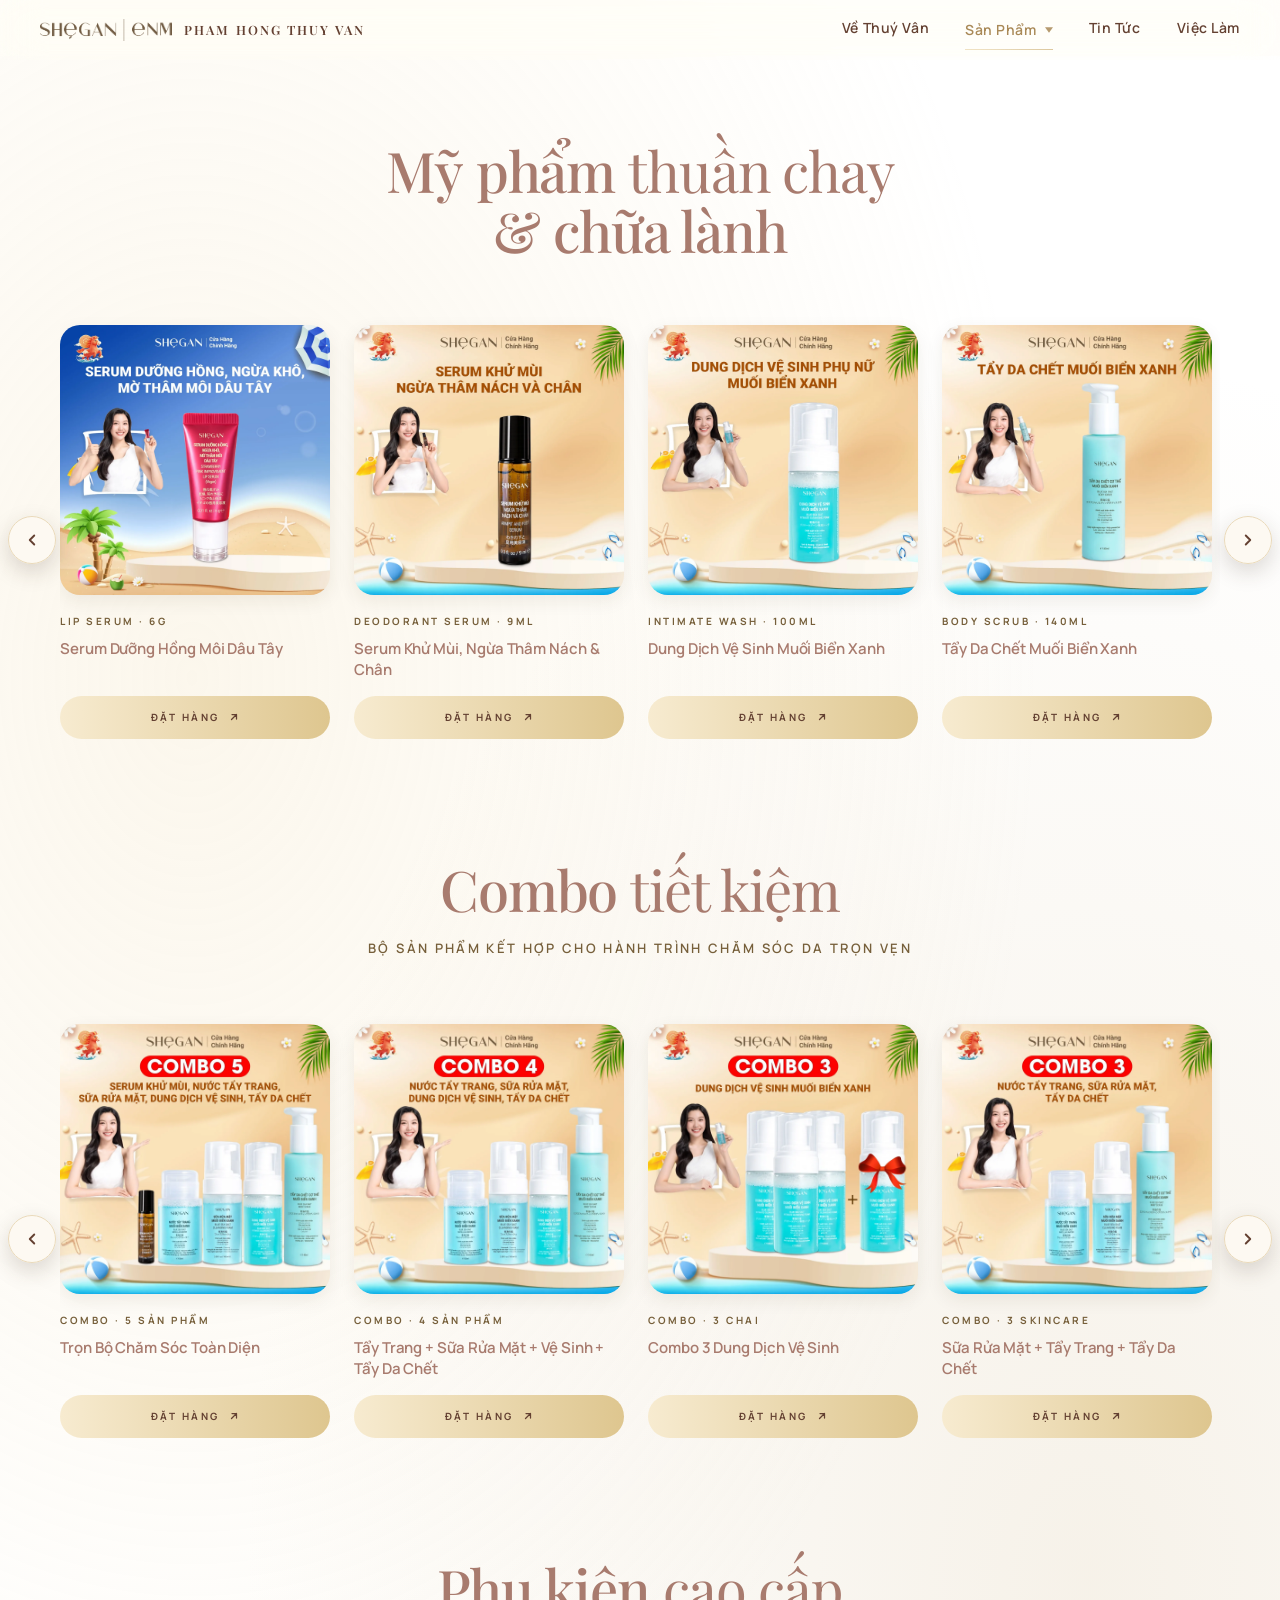
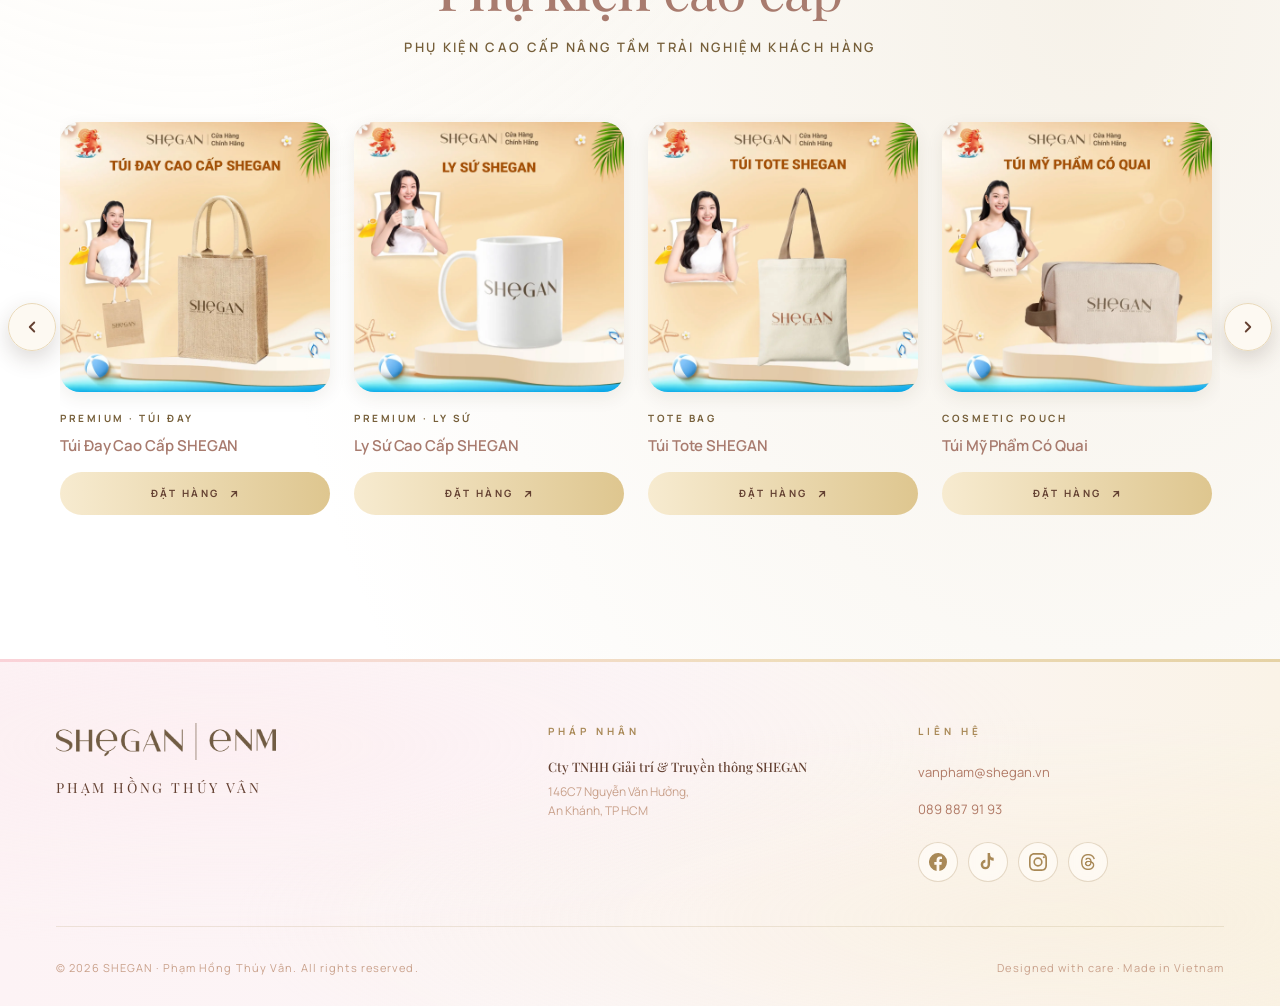
<file: shegan.html>
<!DOCTYPE html>
<html lang="vi">
<head>
<meta charset="UTF-8">
<meta name="viewport" content="width=device-width, initial-scale=1.0">
<title>SHeGAN — Mỹ phẩm thuần chay & chữa lành | Phạm Hồng Thúy Vân</title>
<meta name="description" content="SHeGAN — Mỹ phẩm thuần chay & chữa lành chiết xuất muối biển xanh. Bộ sưu tập 6 sản phẩm chăm sóc da, môi và cơ thể.">
<link rel="preconnect" href="https://fonts.googleapis.com">
<link rel="preconnect" href="https://fonts.gstatic.com" crossorigin>
<link href="https://fonts.googleapis.com/css2?family=Playfair+Display:ital,wght@0,400;0,500;0,600;0,700;0,800;0,900;1,400;1,500;1,700&family=Manrope:wght@200;300;400;500;600;700;800&display=swap" rel="stylesheet">
<link rel="stylesheet" href="style.css">
<style>
  /* ============ HEADER — GLASS CREAM (carousel section is light) ============ */
  body {
    padding-top: 0;
    background: #FFFFFF;
  }
  body::before { display: none; }
  .site-header {
    position: relative;
    width: 100%;
    background: transparent;
    z-index: 1000;
  }
  .brand-name {
    font-family: var(--font-heading);
    font-size: clamp(12px, 1vw, 14px);
    font-weight: 600;
    letter-spacing: 0.16em;
    text-transform: uppercase;
    color: var(--warm-brown);
    white-space: nowrap;
  }
  .brand-logo { height: 22px; width: auto; display: block; }
  .header-nav {
    position: fixed; top: 0; left: 0; right: 0; z-index: 1000;
    background: rgba(253, 249, 242, 0.92);
    backdrop-filter: blur(20px) saturate(1.2);
    -webkit-backdrop-filter: blur(20px) saturate(1.2);
    border-bottom: 1px solid rgba(236, 217, 184, 0.5);
    transition: box-shadow 0.3s ease;
    display: flex; align-items: center; justify-content: space-between;
    padding: 14px 40px;
    gap: 24px;
  }
  .header-nav.scrolled { box-shadow: 0 4px 20px rgba(139, 111, 63, 0.1); }
  .header-brand { display: flex; align-items: center; gap: 12px; text-decoration: none; }
  .header-right { display: flex; align-items: center; gap: 32px; }
  .header-menu { display: flex; gap: 36px; list-style: none; margin: 0; padding: 0; }
  .header-menu a {
    font-family: var(--font-body);
    font-size: 14px; font-weight: 700;
    color: var(--text-soft); text-decoration: none;
    letter-spacing: 0.04em;
    padding: 4px 0; position: relative;
    transition: color 0.3s ease;
  }
  .header-menu a::after {
    content: ''; position: absolute;
    bottom: -4px; left: 0; right: 0;
    height: 1px; background: var(--mesh-gold);
    transform: scaleX(0); transform-origin: right;
    transition: transform 0.4s cubic-bezier(.4,0,.2,1);
  }
  .header-menu a:hover::after { transform: scaleX(1); transform-origin: left; }
  .header-menu a.active { color: var(--antique-gold); }
  .header-menu a.active::after { transform: scaleX(1); }
  .header-utils { display: flex; align-items: center; gap: 8px; }
  .header-icon-btn {
    width: 32px; height: 32px;
    display: inline-flex; align-items: center; justify-content: center;
    background: transparent; border: 1px solid transparent;
    border-radius: 50%; color: var(--warm-brown);
    cursor: pointer; text-decoration: none;
    transition: all 0.3s ease;
  }
  .header-icon-btn:hover {
    background: var(--mesh-gold-subtle);
    border-color: var(--border); color: var(--antique-gold);
  }
  .header-icon-btn svg { width: 16px; height: 16px; }

  main { padding-top: 0; }

  /* ============ PRODUCTS CAROUSEL ============ */
  .prod-section {
    padding: 140px 0 120px;
    background:
      radial-gradient(at 15% 30%, rgba(244, 228, 193, 0.3), transparent 55%),
      radial-gradient(at 85% 70%, rgba(215, 194, 154, 0.22), transparent 55%);
  }
  .prod-section-head {
    text-align: center;
    max-width: 880px;
    margin: 0 auto 56px;
    padding: 0 40px;
  }
  .prod-section-head .section-num {
    display: inline-block; margin-bottom: 12px;
    font-family: var(--font-body);
    font-size: 11px; font-weight: 600;
    letter-spacing: 0.4em; text-transform: uppercase;
    color: var(--antique-gold);
  }
  .prod-section-head h2 {
    font-family: var(--font-heading);
    font-size: clamp(36px, 4.5vw, 56px);
    line-height: 1.08;
    letter-spacing: -0.02em;
    color: var(--heading);
    font-weight: 500;
    margin: 0;
  }
  .prod-section-head h2 em {
    font-style: italic; font-weight: 400;
    color: var(--heading);
  }
  .prod-section-head p {
    font-family: var(--font-body);
    font-size: 13px; font-weight: 600;
    letter-spacing: 0.18em;
    text-transform: uppercase;
    color: var(--antique-gold);
    margin: 18px auto 0;
    text-wrap: balance;
  }

  .prod-carousel-wrap {
    position: relative;
    max-width: 1380px;
    margin: 0 auto;
    padding: 0 60px;
  }
  .prod-carousel {
    display: flex;
    gap: 24px;
    overflow-x: auto;
    scroll-snap-type: x mandatory;
    scroll-behavior: smooth;
    padding: 8px 4px 24px;
    scrollbar-width: none;
  }
  .prod-carousel::-webkit-scrollbar { display: none; }
  .prod-card {
    flex: 0 0 calc((100% - 72px) / 4);
    scroll-snap-align: start;
    display: flex; flex-direction: column;
    text-decoration: none;
    color: inherit;
    transition: transform 0.4s ease;
  }
  .prod-card:hover { transform: translateY(-6px); }
  .prod-card-img {
    aspect-ratio: 1;
    border-radius: 20px;
    background: var(--porcelain);
    background-size: cover;
    background-position: center;
    margin-bottom: 18px;
    box-shadow: 0 6px 18px rgba(62, 46, 31, 0.08);
    transition: box-shadow 0.4s ease;
  }
  .prod-card:hover .prod-card-img { box-shadow: 0 12px 28px rgba(62, 46, 31, 0.18); }
  .prod-card-cat {
    font-family: var(--font-body);
    font-size: 10px; font-weight: 700;
    letter-spacing: 0.25em; text-transform: uppercase;
    color: var(--antique-gold);
    margin-bottom: 8px;
  }
  .prod-card-name {
    font-family: var(--font-body);
    font-size: 15px; font-weight: 600;
    line-height: 1.4; letter-spacing: -0.005em;
    color: var(--heading);
    margin: 0 0 12px;
    flex: 1;
    display: -webkit-box;
    -webkit-line-clamp: 2;
    line-clamp: 2;
    -webkit-box-orient: vertical;
    overflow: hidden;
  }
  .prod-card-price {
    font-family: var(--font-heading);
    font-size: 18px; font-weight: 600;
    color: var(--warm-brown);
    margin-bottom: 14px;
  }
  .prod-card-price em {
    font-style: normal;
    background: var(--mesh-gold);
    -webkit-background-clip: text; background-clip: text;
    color: transparent;
  }
  /* Bỏ hiển thị giá sản phẩm — cả desktop + mobile */
  .prod-card-price { display: none !important; }
  .prod-card-cta {
    display: inline-flex; align-items: center; justify-content: center; gap: 8px;
    font-family: var(--font-body);
    font-size: 10px; font-weight: 700;
    letter-spacing: 0.25em; text-transform: uppercase;
    color: var(--deep-brown);
    background: var(--btn-gradient);
    padding: 13px 20px;
    border-radius: 100px;
    margin-top: 4px;
    width: 100%;
    transition: transform 0.25s ease, box-shadow 0.25s ease, filter 0.25s ease;
  }
  .prod-card-cta svg { width: 12px; height: 12px; color: var(--deep-brown); }
  .prod-card:hover .prod-card-cta {
    transform: translateY(-1px);
    box-shadow: 0 8px 22px rgba(201, 168, 118, 0.35);
    filter: brightness(1.04);
  }

  /* Carousel arrows */
  .prod-carousel-nav {
    position: absolute;
    top: 50%; transform: translateY(-50%);
    width: 48px; height: 48px;
    border-radius: 50%;
    background: rgba(253, 249, 242, 0.95);
    backdrop-filter: blur(12px);
    border: 1px solid var(--border);
    color: var(--warm-brown);
    cursor: pointer;
    display: inline-flex; align-items: center; justify-content: center;
    transition: all 0.25s ease;
    z-index: 5;
    box-shadow: 0 8px 22px rgba(62, 46, 31, 0.18);
  }
  .prod-carousel-nav:hover {
    background: var(--btn-gradient);
    color: var(--deep-brown);
    border-color: transparent;
    transform: translateY(-50%) scale(1.06);
  }
  .prod-carousel-nav:disabled {
    opacity: 0.35;
    cursor: not-allowed;
    transform: translateY(-50%);
  }
  .prod-carousel-nav.prev { left: 8px; }
  .prod-carousel-nav.next { right: 8px; }
  .prod-carousel-nav svg { width: 18px; height: 18px; }

  /* Static card variant — no link yet */
  .prod-card--static { cursor: default; }
  .prod-card--static:hover { transform: none; }
  .prod-card--static:hover .prod-card-img { box-shadow: 0 6px 18px rgba(62, 46, 31, 0.08); }
  .prod-card--static .prod-card-cta { display: none !important; }
  .prod-card--static .prod-card-name { margin-bottom: 4px; }

  /* Section divider for stacked product groups */
  .prod-section .prod-section-head + .prod-section-head,
  .prod-section .prod-carousel-wrap + .prod-section-head {
    margin-top: 96px;
  }

  .footer-wrap { width: 100%; padding: 0; }
  .footer-wrap .site-footer { border-radius: 0; }
  .footer-top.footer-top-3col { grid-template-columns: 1.4fr 1fr 1fr; gap: 64px; }

  @media (max-width: 1100px) {
    .prod-card { flex: 0 0 calc((100% - 48px) / 3); }
  }
  @media (max-width: 900px) {
    .header-nav { padding: 10px 20px; gap: 12px; flex-wrap: wrap; }
    .header-right { gap: 16px; }
    .header-menu { gap: 16px; flex-wrap: wrap; }
    .header-menu a { font-size: 13px; font-weight: 700; }
    .prod-section { padding: 110px 0 80px; }
    .prod-section-head { padding: 0 24px; margin-bottom: 36px; }
    .prod-carousel-wrap { padding: 0 16px; }
    /* Mobile: switch from horizontal carousel to 2-column grid */
    .prod-carousel {
      display: grid !important;
      grid-template-columns: repeat(2, 1fr);
      gap: 16px;
      overflow: visible !important;
      scroll-snap-type: none;
      padding: 4px;
    }
    .prod-card {
      flex: none !important;
      width: auto;
    }
    .prod-carousel-nav { display: none !important; }
    /* Bỏ hiệu ứng hover trên mobile */
    .prod-card:hover { transform: none !important; }
    .prod-card:hover .prod-card-img {
      box-shadow: 0 6px 18px rgba(62, 46, 31, 0.08) !important;
    }
    .prod-card:hover .prod-card-cta {
      transform: none !important;
      box-shadow: none !important;
      filter: none !important;
    }
    .footer-top.footer-top-3col { grid-template-columns: 1fr; gap: 32px; }
  }
</style>
</head>
<body>

<header class="site-header">
  <div class="header-blur-layer" id="headerBlur"></div>
  <nav class="header-nav" id="siteHeader">
    <a href="index.html" class="header-brand">
      <img src="assets/logo-enm.webp" alt="SHEGAN ENM" class="brand-logo">
      <span class="brand-name">Pham Hong Thuy Van</span>
    </a>
    <div class="header-right">
      <ul class="header-menu">
        <li><a href="about.html">Về Thuý Vân</a></li>
        <li class="has-dropdown">
          <a href="music.html" class="active">Sản Phẩm
            <svg class="dropdown-caret" viewBox="0 0 12 8" fill="currentColor" aria-hidden="true"><path d="M6 8 0 0h12z"/></svg>
          </a>
          <ul class="header-dropdown">
            <li><a href="music.html">Âm Nhạc</a></li>
            <li><a href="shegan.html" class="active">SHeGAN</a></li>
            <li><a href="elearning.html">E-Learning</a></li>
          </ul>
        </li>
        <li><a href="news.html">Tin Tức</a></li>
        <li><a href="careers.html">Việc Làm</a></li>
      </ul>
    </div>
      <button class="header-hamburger" type="button" aria-label="Mở menu">
        <svg class="icon-open" viewBox="0 0 24 24" fill="none" stroke="currentColor" stroke-width="2.5" stroke-linecap="round"><path d="M4 7h16M4 12h16M4 17h16"/></svg>
        <svg class="icon-close" viewBox="0 0 24 24" fill="none" stroke="currentColor" stroke-width="2.5" stroke-linecap="round"><path d="M6 6l12 12M6 18L18 6"/></svg>
      </button>
  </nav>
</header>

<main>

  <section class="prod-section" id="products">
    <div class="prod-section-head">
      <h2>Mỹ phẩm <em>thuần chay</em><br>&amp; chữa lành</h2>
    </div>

    <div class="prod-carousel-wrap">
      <button class="prod-carousel-nav prev" id="carouselPrev" type="button" aria-label="Sản phẩm trước">
        <svg viewBox="0 0 24 24" fill="none" stroke="currentColor" stroke-width="2.5" stroke-linecap="round" stroke-linejoin="round"><path d="M15 18l-6-6 6-6"/></svg>
      </button>
      <button class="prod-carousel-nav next" id="carouselNext" type="button" aria-label="Sản phẩm tiếp theo">
        <svg viewBox="0 0 24 24" fill="none" stroke="currentColor" stroke-width="2.5" stroke-linecap="round" stroke-linejoin="round"><path d="M9 18l6-6-6-6"/></svg>
      </button>

      <div class="prod-carousel" id="prodCarousel">

        <a href="https://shegan.vn/products/serum-duong-hong-ngua-kho-mo-tham-moi-dau-tay-mem-moi-hong-moi-tu-nhien-cang-mong-khong-chua-chi" target="_blank" rel="noopener" class="prod-card">
          <div class="prod-card-img" style="background-image: url('assets/products/main-lip-serum.webp');"></div>
          <div class="prod-card-cat">Lip Serum · 6g</div>
          <h3 class="prod-card-name">Serum Dưỡng Hồng Môi Dâu Tây</h3>
          <div class="prod-card-price"><em>288.000₫</em></div>
          <span class="prod-card-cta">
            Đặt hàng
            <svg viewBox="0 0 24 24" fill="none" stroke="currentColor" stroke-width="2.5" stroke-linecap="round" stroke-linejoin="round"><path d="M7 17L17 7M8 7h9v9"/></svg>
          </span>
        </a>

        <a href="https://shegan.vn/products/serum-khu-mui-ngua-tham-nach-chan-shegan-br-shegan-armpit-and-foot-serum-9-ml" target="_blank" rel="noopener" class="prod-card">
          <div class="prod-card-img" style="background-image: url('assets/products/main-deodorant.webp');"></div>
          <div class="prod-card-cat">Deodorant Serum · 9ml</div>
          <h3 class="prod-card-name">Serum Khử Mùi, Ngừa Thâm Nách &amp; Chân</h3>
          <div class="prod-card-price"><em>238.000₫</em></div>
          <span class="prod-card-cta">
            Đặt hàng
            <svg viewBox="0 0 24 24" fill="none" stroke="currentColor" stroke-width="2.5" stroke-linecap="round" stroke-linejoin="round"><path d="M7 17L17 7M8 7h9v9"/></svg>
          </span>
        </a>

        <a href="https://shegan.vn/products/dung-dich-ve-sinh-muoi-bien-xanh-shegan-br-blue-sea-salt-intimate-cleansing-foam-100ml" target="_blank" rel="noopener" class="prod-card">
          <div class="prod-card-img" style="background-image: url('assets/products/main-intimate-wash.webp');"></div>
          <div class="prod-card-cat">Intimate Wash · 100ml</div>
          <h3 class="prod-card-name">Dung Dịch Vệ Sinh Muối Biển Xanh</h3>
          <div class="prod-card-price"><em>238.000₫</em></div>
          <span class="prod-card-cta">
            Đặt hàng
            <svg viewBox="0 0 24 24" fill="none" stroke="currentColor" stroke-width="2.5" stroke-linecap="round" stroke-linejoin="round"><path d="M7 17L17 7M8 7h9v9"/></svg>
          </span>
        </a>

        <a href="https://shegan.vn/products/tay-da-chet-co-the-muoi-bien-xanh-br-blue-sea-salt-body-scrub-140ml" target="_blank" rel="noopener" class="prod-card">
          <div class="prod-card-img" style="background-image: url('assets/products/main-body-scrub.webp');"></div>
          <div class="prod-card-cat">Body Scrub · 140ml</div>
          <h3 class="prod-card-name">Tẩy Da Chết Muối Biển Xanh</h3>
          <div class="prod-card-price"><em>438.000₫</em></div>
          <span class="prod-card-cta">
            Đặt hàng
            <svg viewBox="0 0 24 24" fill="none" stroke="currentColor" stroke-width="2.5" stroke-linecap="round" stroke-linejoin="round"><path d="M7 17L17 7M8 7h9v9"/></svg>
          </span>
        </a>

        <a href="https://shegan.vn/products/sua-rua-mat-thuan-chay-chiet-xuat-muoi-bien-xanh-100ml" target="_blank" rel="noopener" class="prod-card">
          <div class="prod-card-img" style="background-image: url('assets/products/main-cleansing-foam.webp');"></div>
          <div class="prod-card-cat">Cleansing Foam · 100ml</div>
          <h3 class="prod-card-name">Sữa Rửa Mặt Muối Biển Xanh</h3>
          <div class="prod-card-price"><em>338.000₫</em></div>
          <span class="prod-card-cta">
            Đặt hàng
            <svg viewBox="0 0 24 24" fill="none" stroke="currentColor" stroke-width="2.5" stroke-linecap="round" stroke-linejoin="round"><path d="M7 17L17 7M8 7h9v9"/></svg>
          </span>
        </a>

        <a href="https://shegan.vn/products/nuoc-tay-trang-muoi-bien-xanh-br-blue-sea-salt-micellar-water-150ml" target="_blank" rel="noopener" class="prod-card">
          <div class="prod-card-img" style="background-image: url('assets/products/main-micellar-water.webp');"></div>
          <div class="prod-card-cat">Micellar Water · 150ml</div>
          <h3 class="prod-card-name">Nước Tẩy Trang Muối Biển Xanh</h3>
          <div class="prod-card-price"><em>338.000₫</em></div>
          <span class="prod-card-cta">
            Đặt hàng
            <svg viewBox="0 0 24 24" fill="none" stroke="currentColor" stroke-width="2.5" stroke-linecap="round" stroke-linejoin="round"><path d="M7 17L17 7M8 7h9v9"/></svg>
          </span>
        </a>

      </div>
    </div>

    <!-- ============ COMBO ============ -->
    <div class="prod-section-head">
      <h2>Combo <em>tiết kiệm</em></h2>
      <p>Bộ sản phẩm kết hợp cho hành trình chăm sóc da trọn vẹn</p>
    </div>

    <div class="prod-carousel-wrap">
      <button class="prod-carousel-nav prev" type="button" aria-label="Combo trước">
        <svg viewBox="0 0 24 24" fill="none" stroke="currentColor" stroke-width="2.5" stroke-linecap="round" stroke-linejoin="round"><path d="M15 18l-6-6 6-6"/></svg>
      </button>
      <button class="prod-carousel-nav next" type="button" aria-label="Combo tiếp theo">
        <svg viewBox="0 0 24 24" fill="none" stroke="currentColor" stroke-width="2.5" stroke-linecap="round" stroke-linejoin="round"><path d="M9 18l6-6-6-6"/></svg>
      </button>

      <div class="prod-carousel">
        <a href="https://shegan.vn/products/combo-dac-biet-shegan-sua-rua-mat-nuoc-tay-trang-tay-da-chet-dung-dich-ve-sinh-muoi-bien-xanh-serum-khu-mui-bong-tay-trang-shegan" target="_blank" rel="noopener" class="prod-card">
          <div class="prod-card-img" style="background-image: url('assets/products/combos/combo-5-full-set.webp');"></div>
          <div class="prod-card-cat">Combo · 5 sản phẩm</div>
          <h3 class="prod-card-name">Trọn Bộ Chăm Sóc Toàn Diện</h3>
          <span class="prod-card-cta">
            Đặt hàng
            <svg viewBox="0 0 24 24" fill="none" stroke="currentColor" stroke-width="2.5" stroke-linecap="round" stroke-linejoin="round"><path d="M7 17L17 7M8 7h9v9"/></svg>
          </span>
        </a>
        <a href="https://shegan.vn/products/sua-rua-mat-nuoc-tay-trang-tay-da-chet-dung-dich-ve-sinh-muoi-bien-xanh" target="_blank" rel="noopener" class="prod-card">
          <div class="prod-card-img" style="background-image: url('assets/products/combos/combo-4-skincare-vesinh.webp');"></div>
          <div class="prod-card-cat">Combo · 4 sản phẩm</div>
          <h3 class="prod-card-name">Tẩy Trang + Sữa Rửa Mặt + Vệ Sinh + Tẩy Da Chết</h3>
          <span class="prod-card-cta">
            Đặt hàng
            <svg viewBox="0 0 24 24" fill="none" stroke="currentColor" stroke-width="2.5" stroke-linecap="round" stroke-linejoin="round"><path d="M7 17L17 7M8 7h9v9"/></svg>
          </span>
        </a>
        <a href="https://shegan.vn/products/mua-3-tang-1-web-combo-3-chai-dung-dich-ve-sinh-muoi-bien-xanh-100ml" target="_blank" rel="noopener" class="prod-card">
          <div class="prod-card-img" style="background-image: url('assets/products/combos/combo-3-dung-dich-ve-sinh.webp');"></div>
          <div class="prod-card-cat">Combo · 3 chai</div>
          <h3 class="prod-card-name">Combo 3 Dung Dịch Vệ Sinh</h3>
          <span class="prod-card-cta">
            Đặt hàng
            <svg viewBox="0 0 24 24" fill="none" stroke="currentColor" stroke-width="2.5" stroke-linecap="round" stroke-linejoin="round"><path d="M7 17L17 7M8 7h9v9"/></svg>
          </span>
        </a>
        <a href="https://shegan.vn/products/combo-sua-rua-mat-nuoc-tay-trang-tay-da-chet-muoi-bien-xanh" target="_blank" rel="noopener" class="prod-card">
          <div class="prod-card-img" style="background-image: url('assets/products/combos/combo-3-skincare.webp');"></div>
          <div class="prod-card-cat">Combo · 3 skincare</div>
          <h3 class="prod-card-name">Sữa Rửa Mặt + Tẩy Trang + Tẩy Da Chết</h3>
          <span class="prod-card-cta">
            Đặt hàng
            <svg viewBox="0 0 24 24" fill="none" stroke="currentColor" stroke-width="2.5" stroke-linecap="round" stroke-linejoin="round"><path d="M7 17L17 7M8 7h9v9"/></svg>
          </span>
        </a>
        <a href="https://shegan.vn/products/mua-3-tang-1-web-combo-3-chai-serum-khu-mui-ngua-tham-nach-va-chan-9ml" target="_blank" rel="noopener" class="prod-card">
          <div class="prod-card-img" style="background-image: url('assets/products/combos/combo-3-deodorant.webp');"></div>
          <div class="prod-card-cat">Combo · 3 chai</div>
          <h3 class="prod-card-name">Combo 3 Serum Khử Mùi</h3>
          <span class="prod-card-cta">
            Đặt hàng
            <svg viewBox="0 0 24 24" fill="none" stroke="currentColor" stroke-width="2.5" stroke-linecap="round" stroke-linejoin="round"><path d="M7 17L17 7M8 7h9v9"/></svg>
          </span>
        </a>
        <a href="https://shegan.vn/products/combo-3-1-web-serum-duong-hong-ngua-kho-mo-tham-moi-dau-tay-mem-moi-hong-moi-tu-nhien-cang-mong-khong-chua-chi" target="_blank" rel="noopener" class="prod-card">
          <div class="prod-card-img" style="background-image: url('assets/products/combos/combo-3-lip-serum.webp');"></div>
          <div class="prod-card-cat">Combo · 3 hộp</div>
          <h3 class="prod-card-name">Combo 3 Serum Dưỡng Hồng Môi</h3>
          <span class="prod-card-cta">
            Đặt hàng
            <svg viewBox="0 0 24 24" fill="none" stroke="currentColor" stroke-width="2.5" stroke-linecap="round" stroke-linejoin="round"><path d="M7 17L17 7M8 7h9v9"/></svg>
          </span>
        </a>
        <a href="https://shegan.vn/products/combo-2-chai-dung-dich-ve-sinh-muoi-bien-xanh-100ml" target="_blank" rel="noopener" class="prod-card">
          <div class="prod-card-img" style="background-image: url('assets/products/combos/combo-2-dung-dich-ve-sinh.webp');"></div>
          <div class="prod-card-cat">Combo · 2 chai</div>
          <h3 class="prod-card-name">Combo 2 Dung Dịch Vệ Sinh</h3>
          <span class="prod-card-cta">
            Đặt hàng
            <svg viewBox="0 0 24 24" fill="none" stroke="currentColor" stroke-width="2.5" stroke-linecap="round" stroke-linejoin="round"><path d="M7 17L17 7M8 7h9v9"/></svg>
          </span>
        </a>
        <a href="https://shegan.vn/products/combo-2-chai-serum-khu-mui-ngua-tham-nach-va-chan-9-ml" target="_blank" rel="noopener" class="prod-card">
          <div class="prod-card-img" style="background-image: url('assets/products/combos/combo-2-deodorant.webp');"></div>
          <div class="prod-card-cat">Combo · 2 chai</div>
          <h3 class="prod-card-name">Combo 2 Serum Khử Mùi</h3>
          <span class="prod-card-cta">
            Đặt hàng
            <svg viewBox="0 0 24 24" fill="none" stroke="currentColor" stroke-width="2.5" stroke-linecap="round" stroke-linejoin="round"><path d="M7 17L17 7M8 7h9v9"/></svg>
          </span>
        </a>
        <a href="https://shegan.vn/products/combo-2-tuyp-serum-duong-hong-ngua-kho-mo-tham-moi-dau-tay-mem-moi-hong-moi-tu-nhien-cang-mong-khong-chua-chi" target="_blank" rel="noopener" class="prod-card">
          <div class="prod-card-img" style="background-image: url('assets/products/combos/combo-2-lip-serum.webp');"></div>
          <div class="prod-card-cat">Combo · 2 hộp</div>
          <h3 class="prod-card-name">Combo 2 Serum Dưỡng Hồng Môi</h3>
          <span class="prod-card-cta">
            Đặt hàng
            <svg viewBox="0 0 24 24" fill="none" stroke="currentColor" stroke-width="2.5" stroke-linecap="round" stroke-linejoin="round"><path d="M7 17L17 7M8 7h9v9"/></svg>
          </span>
        </a>
        <a href="https://shegan.vn/products/combo-sua-rua-mat-nuoc-tay-trang-muoi-bien-xanh-br-combo-blue-sea-salt-cleansing-foam-micellar-water" target="_blank" rel="noopener" class="prod-card">
          <div class="prod-card-img" style="background-image: url('assets/products/combos/combo-srm-tt.webp');"></div>
          <div class="prod-card-cat">Combo Mix · 2 sản phẩm</div>
          <h3 class="prod-card-name">Sữa Rửa Mặt + Nước Tẩy Trang</h3>
          <span class="prod-card-cta">
            Đặt hàng
            <svg viewBox="0 0 24 24" fill="none" stroke="currentColor" stroke-width="2.5" stroke-linecap="round" stroke-linejoin="round"><path d="M7 17L17 7M8 7h9v9"/></svg>
          </span>
        </a>
        <a href="https://shegan.vn/products/combo-dung-dich-ve-sinh-muoi-bien-xanh-serum-khu-mui-ngua-tham-nach-va-chan" target="_blank" rel="noopener" class="prod-card">
          <div class="prod-card-img" style="background-image: url('assets/products/combos/combo-vesinh-khumui.webp');"></div>
          <div class="prod-card-cat">Combo Mix · 2 sản phẩm</div>
          <h3 class="prod-card-name">Dung Dịch Vệ Sinh + Serum Khử Mùi</h3>
          <span class="prod-card-cta">
            Đặt hàng
            <svg viewBox="0 0 24 24" fill="none" stroke="currentColor" stroke-width="2.5" stroke-linecap="round" stroke-linejoin="round"><path d="M7 17L17 7M8 7h9v9"/></svg>
          </span>
        </a>
        <a href="https://shegan.vn/products/combo-dung-dich-ve-sinh-tay-te-bao-chet-muoi-bien-xanh" target="_blank" rel="noopener" class="prod-card">
          <div class="prod-card-img" style="background-image: url('assets/products/combos/combo-vesinh-tdc.webp');"></div>
          <div class="prod-card-cat">Combo Mix · 2 sản phẩm</div>
          <h3 class="prod-card-name">Dung Dịch Vệ Sinh + Tẩy Da Chết</h3>
          <span class="prod-card-cta">
            Đặt hàng
            <svg viewBox="0 0 24 24" fill="none" stroke="currentColor" stroke-width="2.5" stroke-linecap="round" stroke-linejoin="round"><path d="M7 17L17 7M8 7h9v9"/></svg>
          </span>
        </a>
        <a href="https://shegan.vn/products/combo-tay-da-chet-serum-khu-mui-ngua-tham" target="_blank" rel="noopener" class="prod-card">
          <div class="prod-card-img" style="background-image: url('assets/products/combos/combo-tdc-khumui.webp');"></div>
          <div class="prod-card-cat">Combo Mix · 2 sản phẩm</div>
          <h3 class="prod-card-name">Tẩy Da Chết + Serum Khử Mùi</h3>
          <span class="prod-card-cta">
            Đặt hàng
            <svg viewBox="0 0 24 24" fill="none" stroke="currentColor" stroke-width="2.5" stroke-linecap="round" stroke-linejoin="round"><path d="M7 17L17 7M8 7h9v9"/></svg>
          </span>
        </a>
      </div>
    </div>

    <!-- ============ ACCESSORIES ============ -->
    <div class="prod-section-head">
      <h2>Phụ kiện <em>cao cấp</em></h2>
      <p>Phụ kiện cao cấp nâng tầm trải nghiệm khách hàng</p>
    </div>

    <div class="prod-carousel-wrap">
      <button class="prod-carousel-nav prev" type="button" aria-label="Phụ kiện trước">
        <svg viewBox="0 0 24 24" fill="none" stroke="currentColor" stroke-width="2.5" stroke-linecap="round" stroke-linejoin="round"><path d="M15 18l-6-6 6-6"/></svg>
      </button>
      <button class="prod-carousel-nav next" type="button" aria-label="Phụ kiện tiếp theo">
        <svg viewBox="0 0 24 24" fill="none" stroke="currentColor" stroke-width="2.5" stroke-linecap="round" stroke-linejoin="round"><path d="M9 18l6-6-6-6"/></svg>
      </button>

      <div class="prod-carousel">
                <a href="https://shegan.vn/products/tui-day-cao-cap-shegan-tien-loi-cung-cap-co-dem-day-giu-form-tui" target="_blank" rel="noopener" class="prod-card">
          <div class="prod-card-img" style="background-image: url('assets/products/accessories/tui-day.webp');"></div>
          <div class="prod-card-cat">Premium · Túi đay</div>
          <h3 class="prod-card-name">Túi Đay Cao Cấp SHEGAN</h3>
          <span class="prod-card-cta">
            Đặt hàng
            <svg viewBox="0 0 24 24" fill="none" stroke="currentColor" stroke-width="2.5" stroke-linecap="round" stroke-linejoin="round"><path d="M7 17L17 7M8 7h9v9"/></svg>
          </span>
        </a>
                <a href="https://shegan.vn/products/ly-su-co-hop-cao-cap-shegan-330ml" target="_blank" rel="noopener" class="prod-card">
          <div class="prod-card-img" style="background-image: url('assets/products/accessories/ly-su.webp');"></div>
          <div class="prod-card-cat">Premium · Ly sứ</div>
          <h3 class="prod-card-name">Ly Sứ Cao Cấp SHEGAN</h3>
          <span class="prod-card-cta">
            Đặt hàng
            <svg viewBox="0 0 24 24" fill="none" stroke="currentColor" stroke-width="2.5" stroke-linecap="round" stroke-linejoin="round"><path d="M7 17L17 7M8 7h9v9"/></svg>
          </span>
        </a>
                <a href="https://shegan.vn/products/tui-tote-vai-canvas-shegan-kich-thuoc-21cm-x-24cm-phu-kien-gon-nhe-tien-loi-than-thien-moi-truong" target="_blank" rel="noopener" class="prod-card">
          <div class="prod-card-img" style="background-image: url('assets/products/accessories/tui-tote.webp');"></div>
          <div class="prod-card-cat">Tote Bag</div>
          <h3 class="prod-card-name">Túi Tote SHEGAN</h3>
          <span class="prod-card-cta">
            Đặt hàng
            <svg viewBox="0 0 24 24" fill="none" stroke="currentColor" stroke-width="2.5" stroke-linecap="round" stroke-linejoin="round"><path d="M7 17L17 7M8 7h9v9"/></svg>
          </span>
        </a>
                <a href="https://shegan.vn/products/tui-vai-canvas-shegan" target="_blank" rel="noopener" class="prod-card">
          <div class="prod-card-img" style="background-image: url('assets/products/accessories/tui-my-pham.webp');"></div>
          <div class="prod-card-cat">Cosmetic Pouch</div>
          <h3 class="prod-card-name">Túi Mỹ Phẩm Có Quai</h3>
          <span class="prod-card-cta">
            Đặt hàng
            <svg viewBox="0 0 24 24" fill="none" stroke="currentColor" stroke-width="2.5" stroke-linecap="round" stroke-linejoin="round"><path d="M7 17L17 7M8 7h9v9"/></svg>
          </span>
        </a>
                <a href="https://shegan.vn/products/so-tay-ghi-chep-lo-xo-shegan-so-ke-hoach-planner-viet-nhat-ki-tap-vo-hoc-sinh-van-phong" target="_blank" rel="noopener" class="prod-card">
          <div class="prod-card-img" style="background-image: url('assets/products/accessories/so-tay.webp');"></div>
          <div class="prod-card-cat">Stationery</div>
          <h3 class="prod-card-name">Sổ Tay SHEGAN</h3>
          <span class="prod-card-cta">
            Đặt hàng
            <svg viewBox="0 0 24 24" fill="none" stroke="currentColor" stroke-width="2.5" stroke-linecap="round" stroke-linejoin="round"><path d="M7 17L17 7M8 7h9v9"/></svg>
          </span>
        </a>
                <a href="https://shegan.vn/products/hop-5-but-bi-giay-tai-che-than-thien-moi-truong" target="_blank" rel="noopener" class="prod-card">
          <div class="prod-card-img" style="background-image: url('assets/products/accessories/hop-but.webp');"></div>
          <div class="prod-card-cat">Stationery</div>
          <h3 class="prod-card-name">Hộp Bút SHEGAN</h3>
          <span class="prod-card-cta">
            Đặt hàng
            <svg viewBox="0 0 24 24" fill="none" stroke="currentColor" stroke-width="2.5" stroke-linecap="round" stroke-linejoin="round"><path d="M7 17L17 7M8 7h9v9"/></svg>
          </span>
        </a>
        <a href="https://shegan.vn/products/day-buoc-toc-scrunchie-shegan-phu-kien-thoi-trang" target="_blank" rel="noopener" class="prod-card">
          <div class="prod-card-img" style="background-image: url('assets/products/accessories/cot-toc.webp');"></div>
          <div class="prod-card-cat">Hair Accessory</div>
          <h3 class="prod-card-name">Cột Tóc SHEGAN</h3>
          <span class="prod-card-cta">
            Đặt hàng
            <svg viewBox="0 0 24 24" fill="none" stroke="currentColor" stroke-width="2.5" stroke-linecap="round" stroke-linejoin="round"><path d="M7 17L17 7M8 7h9v9"/></svg>
          </span>
        </a>
      </div>
    </div>
  </section>

</main>

<div class="footer-wrap">
  <footer class="site-footer">
    <div class="footer-top footer-top-3col">
      <div class="footer-brand-col">
        <img src="assets/logo-enm.webp" alt="SHEGAN ENM" class="brand-img on-dark" style="max-width: 220px; margin-bottom: 16px;">
        <div class="footer-name">Phạm Hồng Thúy Vân</div>
      </div>

      <div class="footer-col">
        <div class="footer-col-title">Pháp nhân</div>
        <div class="footer-company">
          <div class="footer-company-name">Cty TNHH Giải trí &amp; Truyền thông SHEGAN</div>
          <div class="footer-company-addr">146C7 Nguyễn Văn Hưởng,<br>An Khánh, TP HCM</div>
        </div>
      </div>

      <div class="footer-col">
        <div class="footer-col-title">Liên hệ</div>
        <ul>
          <li><a href="mailto:vanpham@shegan.vn">vanpham@shegan.vn</a></li>
          <li><a href="tel:0898879193">089 887 91 93</a></li>
        </ul>
        <div class="footer-socials">
          <a href="https://www.facebook.com/phamhongthuyvan" target="_blank" rel="noopener" class="social-btn" aria-label="Facebook">
            <svg viewBox="0 0 24 24" fill="currentColor"><path d="M24 12a12 12 0 1 0-13.9 11.9v-8.4H7.1V12h3v-2.6c0-3 1.8-4.6 4.5-4.6 1.3 0 2.7.2 2.7.2v2.9h-1.5c-1.5 0-2 .9-2 1.9V12h3.3l-.5 3.5h-2.8v8.4A12 12 0 0 0 24 12z"/></svg>
          </a>
          <a href="https://www.tiktok.com/@phamhong.thuyvan" target="_blank" rel="noopener" class="social-btn" aria-label="TikTok">
            <svg viewBox="0 0 24 24" fill="currentColor"><path d="M19.6 6.3a4.8 4.8 0 0 1-4.8-4.8V0h-3.3v15.5a3 3 0 1 1-3-3v-3.4a6.3 6.3 0 1 0 6.3 6.3V8.8a8 8 0 0 0 4.8 1.6V7.1c-.2-.2-.4-.5 0-.8z"/></svg>
          </a>
          <a href="https://www.instagram.com/phamhongthuyvan/" target="_blank" rel="noopener" class="social-btn" aria-label="Instagram">
            <svg viewBox="0 0 24 24" fill="currentColor"><path d="M12 2.2c3.2 0 3.6 0 4.8.1 1.2.1 1.8.2 2.2.4.6.2 1 .5 1.4.9.4.4.7.9.9 1.4.2.4.4 1.1.4 2.2.1 1.2.1 1.6.1 4.8s0 3.6-.1 4.8c-.1 1.2-.2 1.8-.4 2.2-.2.6-.5 1-.9 1.4-.4.4-.9.7-1.4.9-.4.2-1.1.4-2.2.4-1.2.1-1.6.1-4.8.1s-3.6 0-4.8-.1c-1.2-.1-1.8-.2-2.2-.4-.6-.2-1-.5-1.4-.9-.4-.4-.7-.9-.9-1.4-.2-.4-.4-1.1-.4-2.2-.1-1.2-.1-1.6-.1-4.8s0-3.6.1-4.8c.1-1.2.2-1.8.4-2.2.2-.6.5-1 .9-1.4.4-.4.9-.7 1.4-.9.4-.2 1.1-.4 2.2-.4 1.2-.1 1.6-.1 4.8-.1M12 0C8.7 0 8.3 0 7.1.1 5.8.1 5 .3 4.2.6c-.8.3-1.5.7-2.2 1.4C1.3 2.7.9 3.4.6 4.2.3 5 .1 5.8.1 7.1 0 8.3 0 8.7 0 12s0 3.7.1 4.9c.1 1.3.3 2.1.6 2.9.3.8.7 1.5 1.4 2.2.7.7 1.4 1.1 2.2 1.4.8.3 1.6.5 2.9.6C8.3 24 8.7 24 12 24s3.7 0 4.9-.1c1.3-.1 2.1-.3 2.9-.6.8-.3 1.5-.7 2.2-1.4.7-.7 1.1-1.4 1.4-2.2.3-.8.5-1.6.6-2.9.1-1.3.1-1.7.1-4.9s0-3.7-.1-4.9c-.1-1.3-.3-2.1-.6-2.9-.3-.8-.7-1.5-1.4-2.2C21.3 1.3 20.6.9 19.8.6 19 .3 18.2.1 16.9.1 15.7 0 15.3 0 12 0zm0 5.8a6.2 6.2 0 1 0 0 12.4 6.2 6.2 0 0 0 0-12.4zm0 10.2a4 4 0 1 1 0-8 4 4 0 0 1 0 8zM19.8 4.2a1.4 1.4 0 1 0 0 2.9 1.4 1.4 0 0 0 0-2.9z"/></svg>
          </a>
          <a href="https://www.threads.com/@phamhongthuyvan" target="_blank" rel="noopener" class="social-btn" aria-label="Threads">
            <span class="social-img" aria-hidden="true"></span>
          </a>
        </div>
      </div>
    </div>

    <div class="footer-bottom">
      <div class="footer-copy">© 2026 SHEGAN · Phạm Hồng Thúy Vân. All rights reserved.</div>
      <div class="footer-copy">Designed with care · Made in Vietnam</div>
    </div>
  </footer>
</div>

<script>
  // Sticky header shadow on scroll
  (function() {
    var hdr = document.getElementById('siteHeader');
    var blur = document.getElementById('headerBlur');
    if (!hdr) return;
    var scrolled = false;
    window.addEventListener('scroll', function() {
      var shouldBeScrolled = window.scrollY > 20;
      if (shouldBeScrolled !== scrolled) {
        scrolled = shouldBeScrolled;
        hdr.classList.toggle('scrolled', scrolled);
        if (blur) blur.classList.toggle('scrolled', scrolled);
      }
    }, { passive: true });
  })();

  // Carousel arrows — supports multiple carousels on same page
  (function() {
    var wraps = document.querySelectorAll('.prod-carousel-wrap');
    wraps.forEach(function(wrap) {
      var carousel = wrap.querySelector('.prod-carousel');
      var prev = wrap.querySelector('.prod-carousel-nav.prev');
      var next = wrap.querySelector('.prod-carousel-nav.next');
      if (!carousel || !prev || !next) return;

      function step() {
        var card = carousel.querySelector('.prod-card');
        if (!card) return carousel.clientWidth;
        var style = getComputedStyle(carousel);
        var gap = parseInt(style.gap) || 24;
        return card.offsetWidth + gap;
      }
      function updateButtons() {
        var max = carousel.scrollWidth - carousel.clientWidth - 2;
        prev.disabled = carousel.scrollLeft <= 1;
        next.disabled = carousel.scrollLeft >= max;
      }
      prev.addEventListener('click', function() {
        carousel.scrollBy({ left: -step(), behavior: 'smooth' });
      });
      next.addEventListener('click', function() {
        carousel.scrollBy({ left: step(), behavior: 'smooth' });
      });
      carousel.addEventListener('scroll', updateButtons, { passive: true });
      window.addEventListener('resize', updateButtons);
      updateButtons();
    });
  })();

  // Mobile hamburger toggle
  (function() {
    var hdr = document.getElementById('siteHeader');
    var btn = hdr ? hdr.querySelector('.header-hamburger') : null;
    if (!hdr || !btn) return;
    btn.addEventListener('click', function() {
      hdr.classList.toggle('menu-open');
    });
    hdr.querySelectorAll('.header-menu a').forEach(function(a) {
      a.addEventListener('click', function() {
        hdr.classList.remove('menu-open');
      });
    });
  })();

</script>

</body>
</html>
</file>
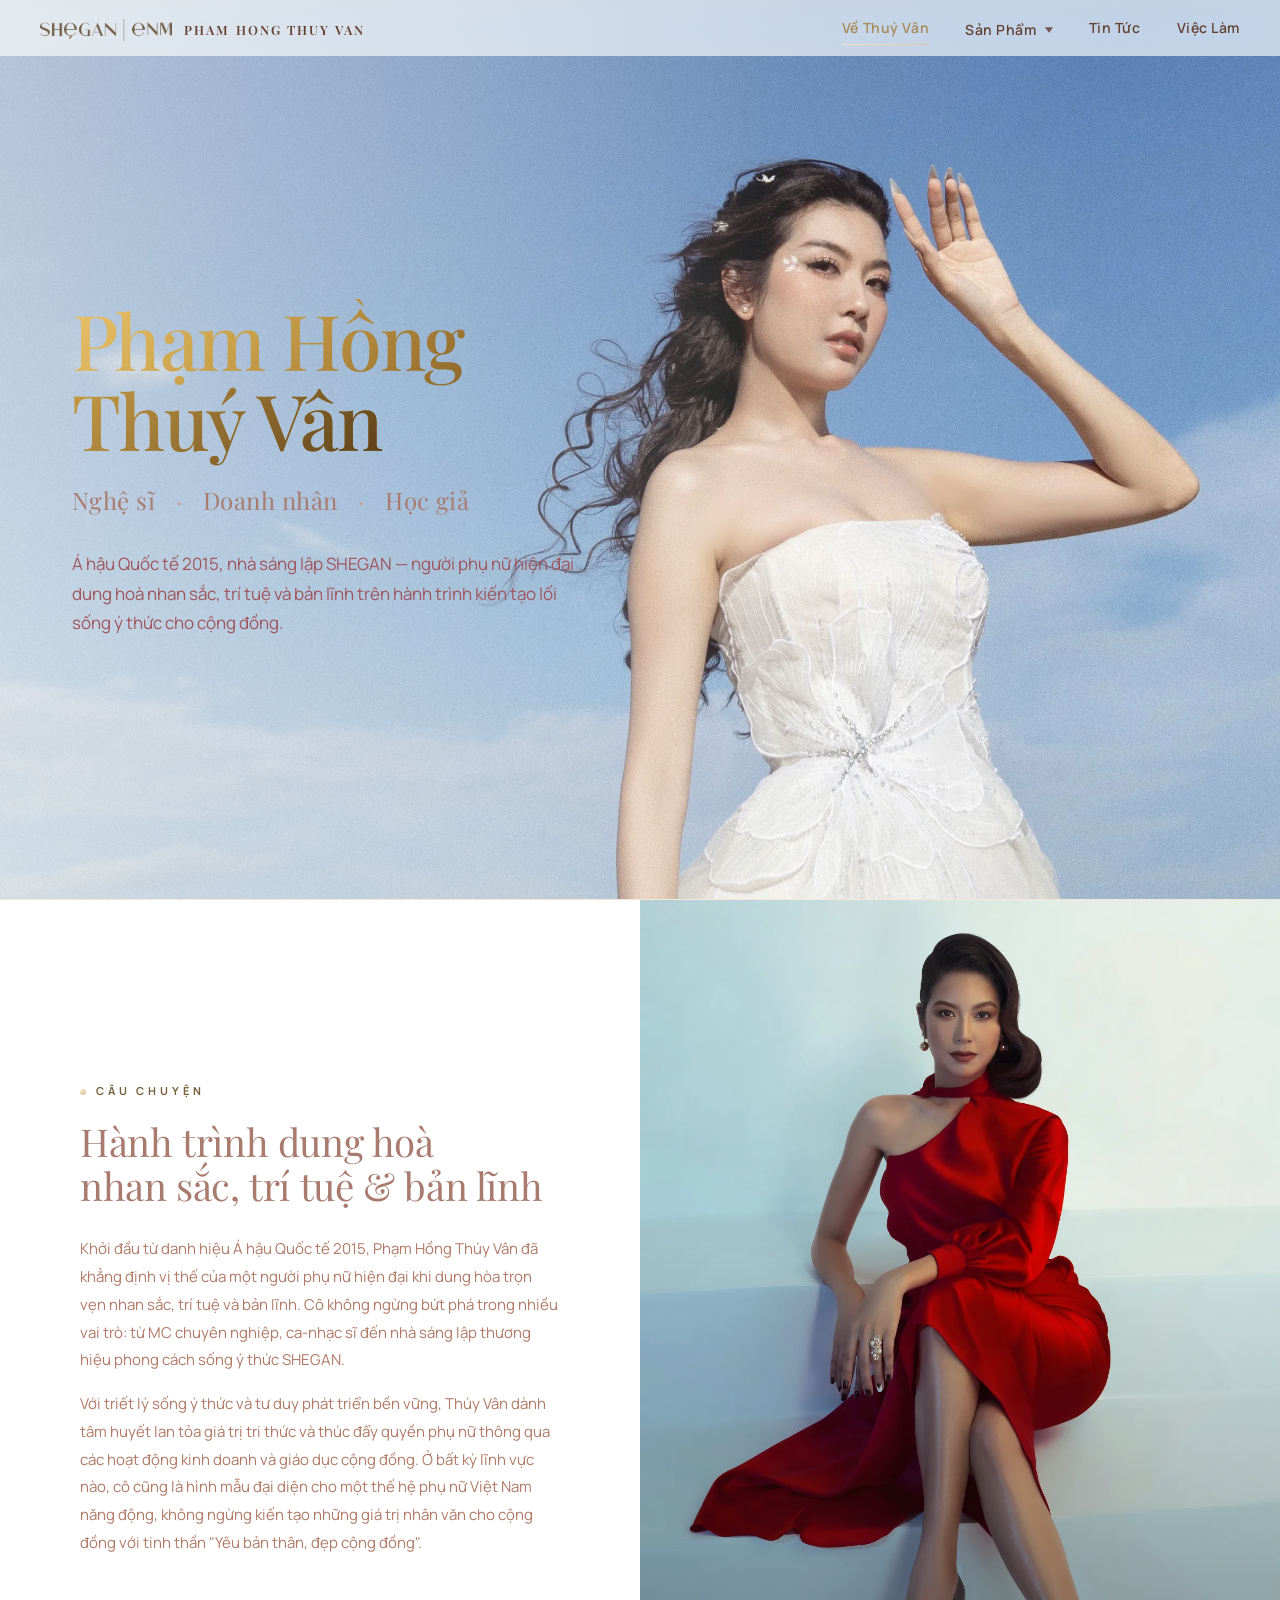
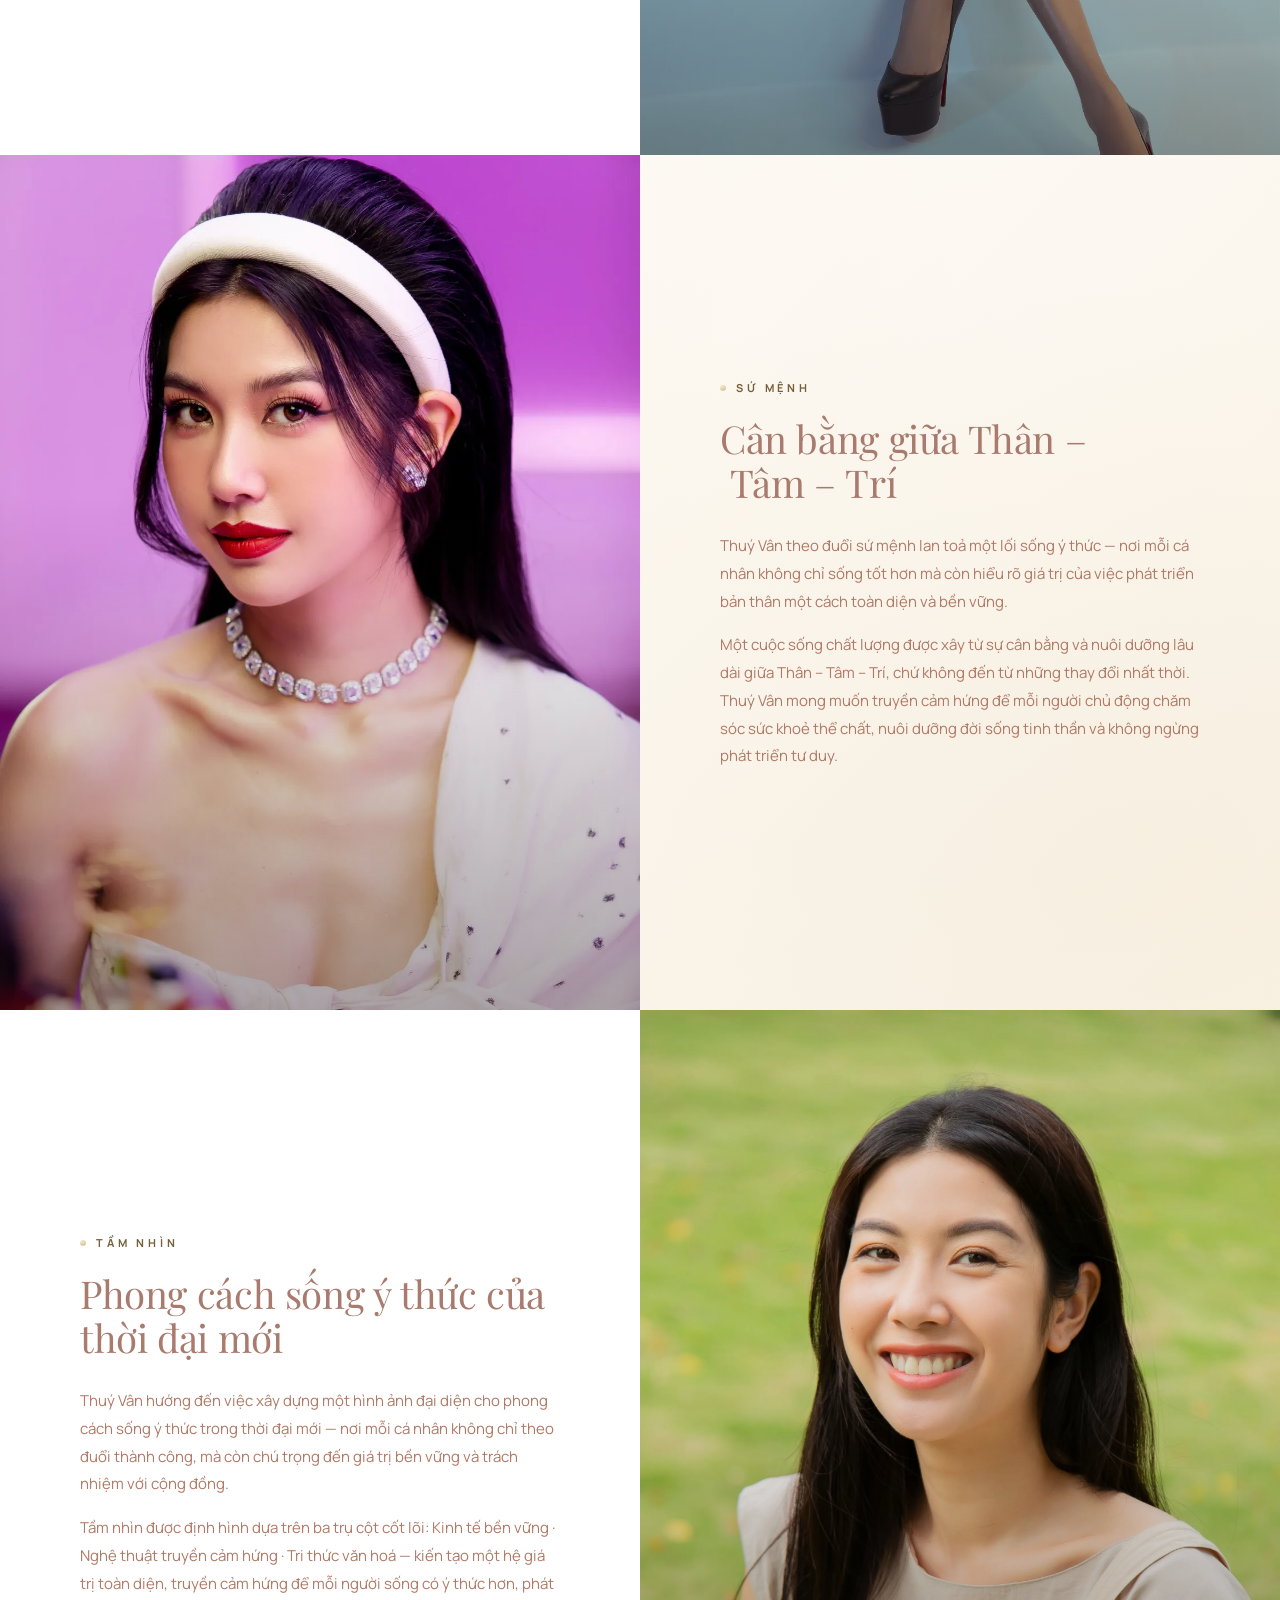
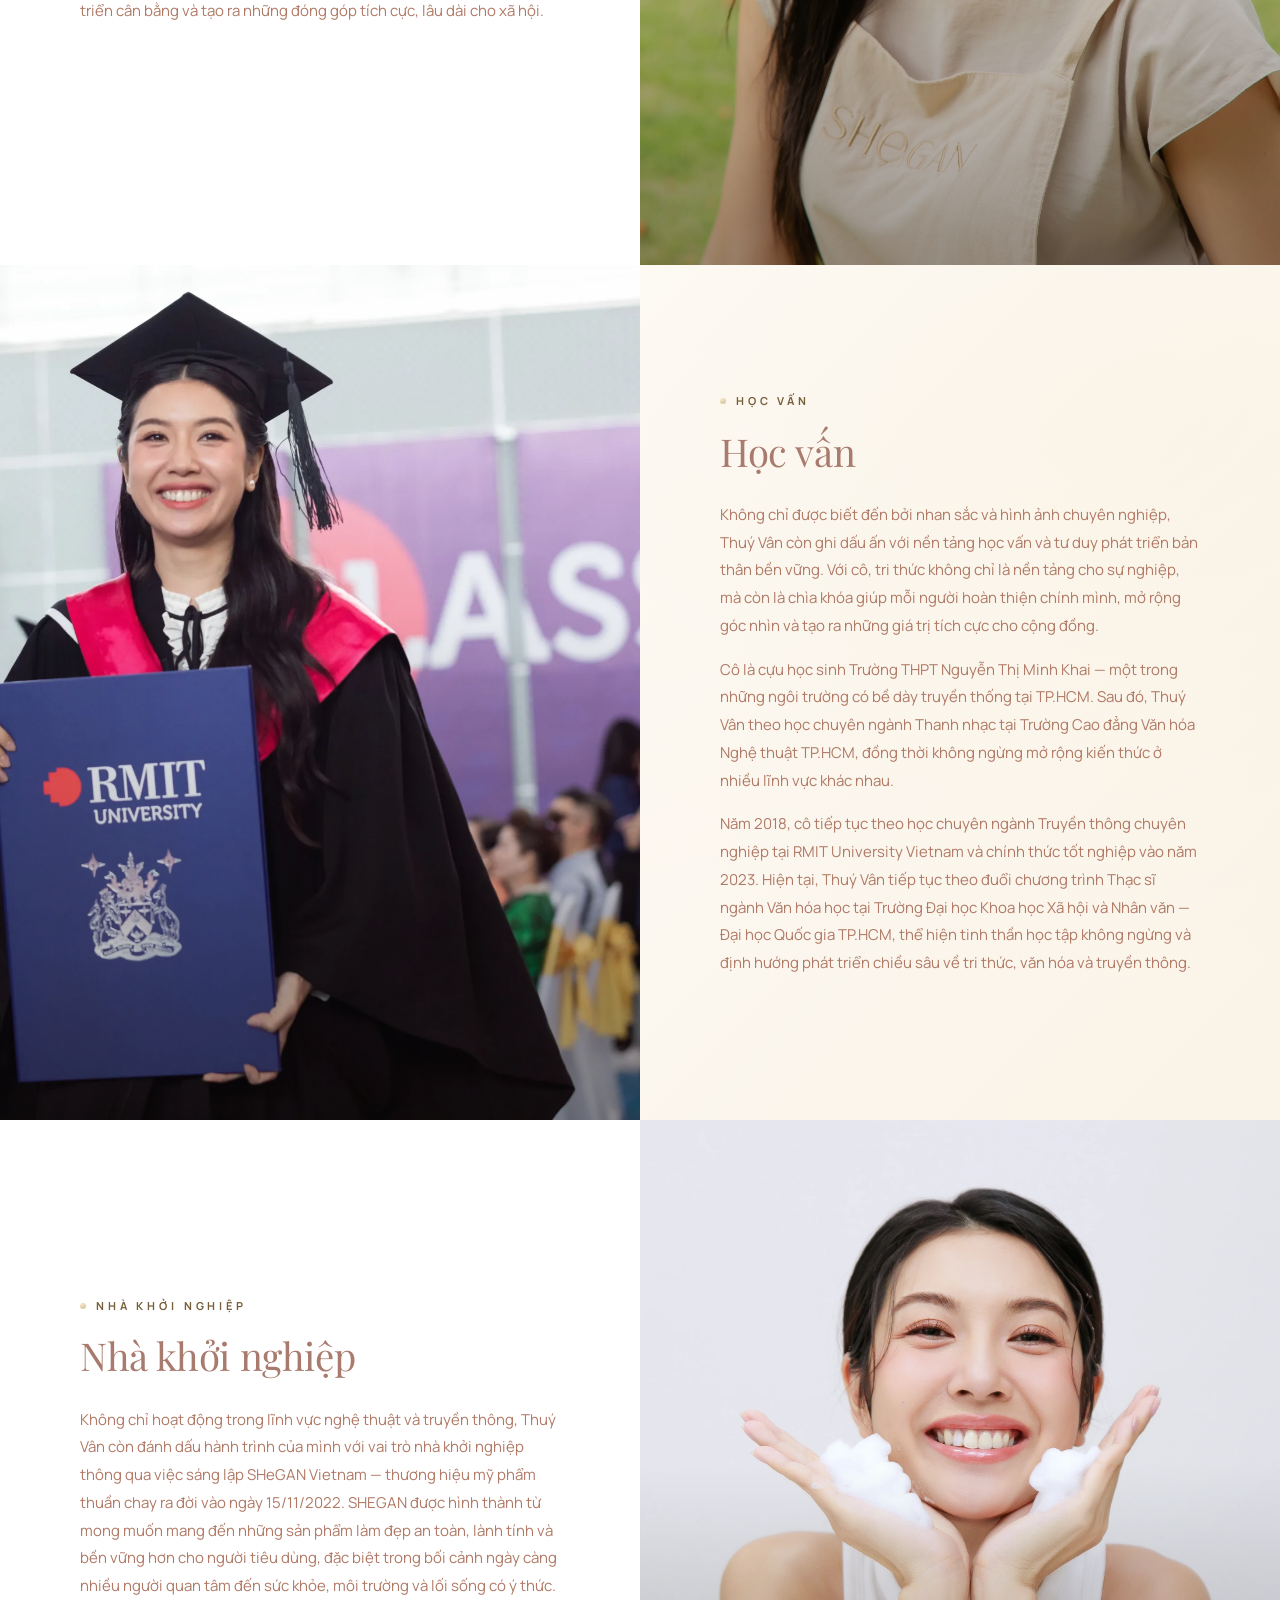
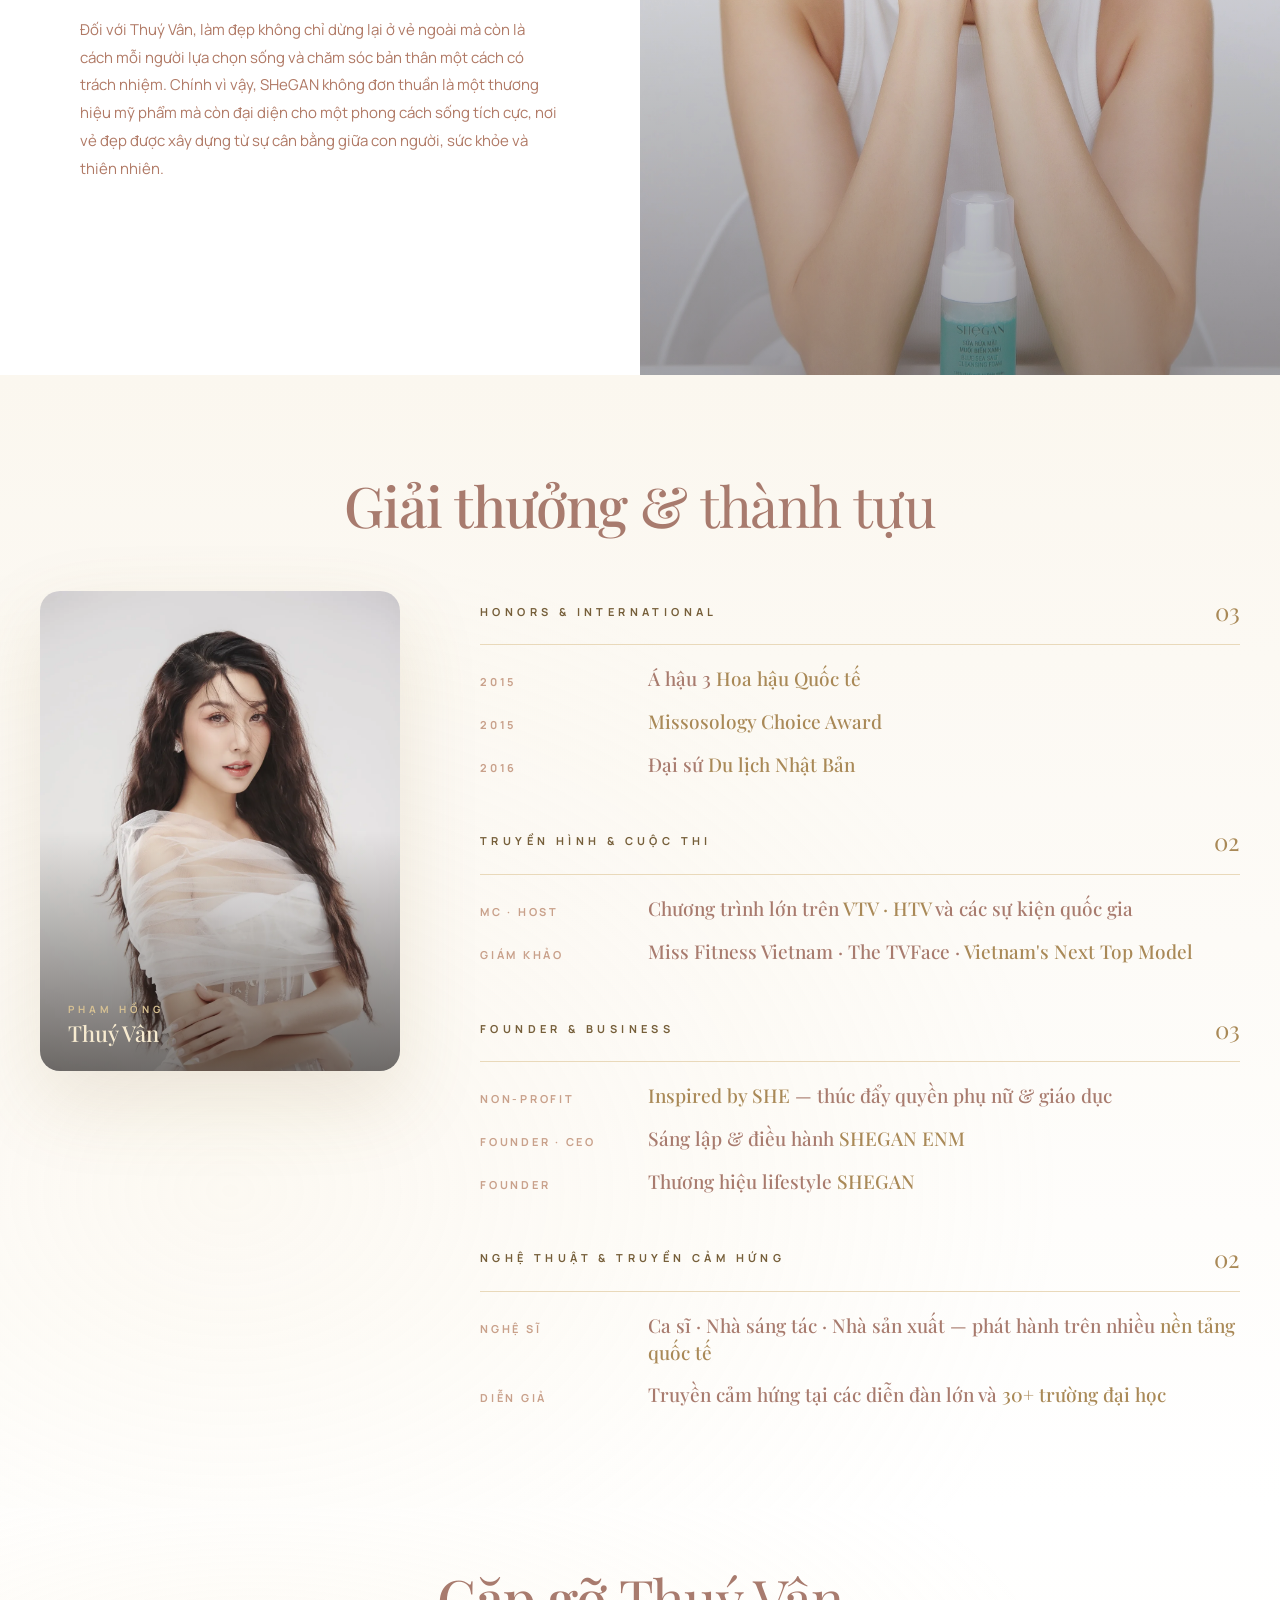
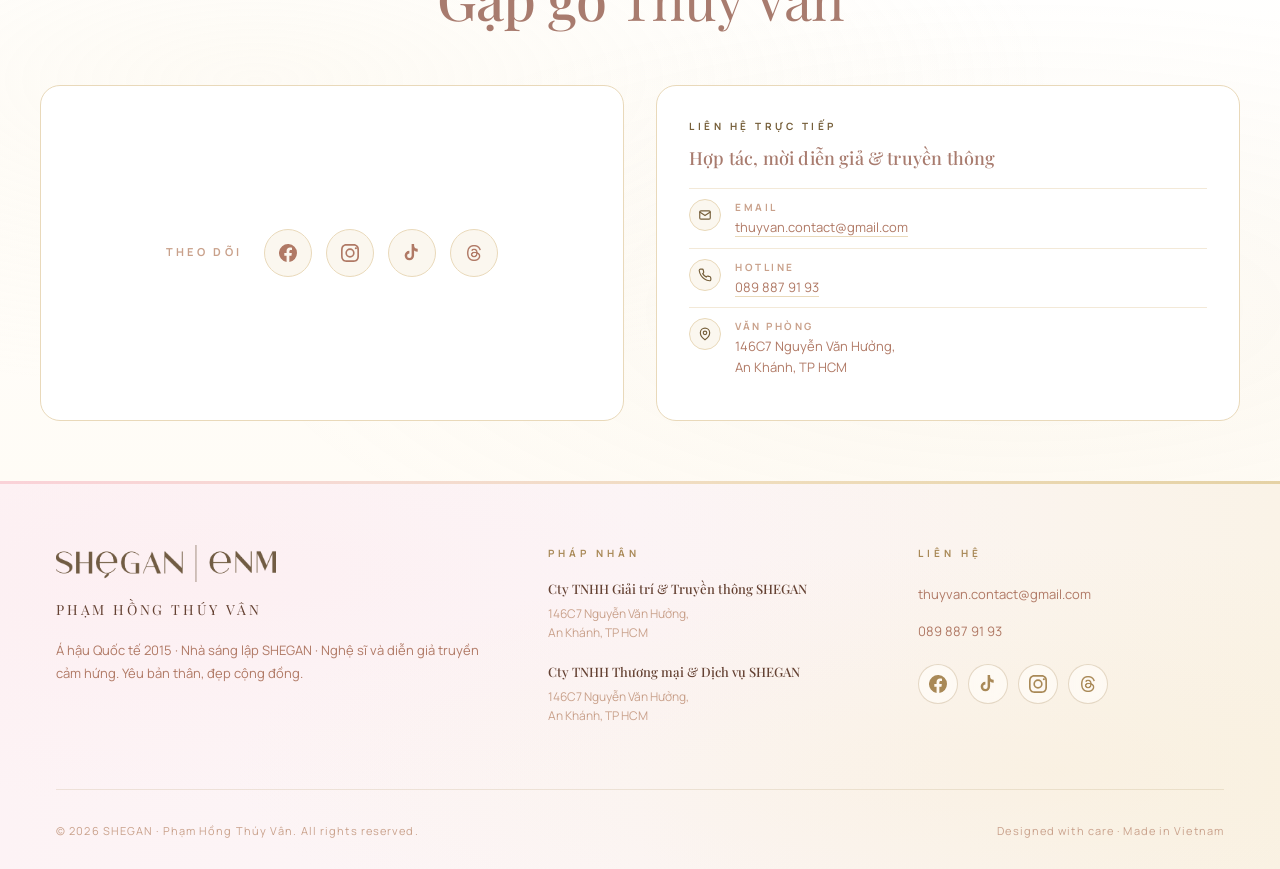
<file: website/about.html>
<!DOCTYPE html>
<html lang="vi">
<head>
<meta charset="UTF-8">
<meta name="viewport" content="width=device-width, initial-scale=1.0">
<title>Về Thuý Vân — Phạm Hồng Thúy Vân</title>
<meta name="description" content="Về Thuý Vân — Á hậu Quốc tế 2015, nhà sáng lập SHEGAN, nghệ sĩ và diễn giả truyền cảm hứng. Sứ mệnh, tầm nhìn và giải thưởng.">
<link rel="preconnect" href="https://fonts.googleapis.com">
<link rel="preconnect" href="https://fonts.gstatic.com" crossorigin>
<link href="https://fonts.googleapis.com/css2?family=Playfair+Display:ital,wght@0,400;0,500;0,600;0,700;0,800;0,900;1,400;1,500;1,700&family=Manrope:wght@200;300;400;500;600;700;800&display=swap" rel="stylesheet">
<link rel="stylesheet" href="style.css">
<style>
  /* ============ HEADER — TRANSPARENT OVERLAY ON HERO ============ */
  body { padding-top: 0; }
  .site-header {
    position: relative;
    width: 100%;
    background: transparent;
    z-index: 1000;
  }
  .brand-name {
    font-family: var(--font-heading);
    font-size: clamp(12px, 1vw, 14px);
    font-weight: 600;
    letter-spacing: 0.16em;
    text-transform: uppercase;
    color: var(--porcelain);
    white-space: nowrap;
    transition: color 0.3s ease;
    text-shadow: none;
  }
  .brand-logo {
    height: 22px; width: auto; display: block;
    filter: brightness(0) invert(1) drop-shadow(0 1px 6px rgba(15, 10, 7, 0.5));
    transition: filter 0.3s ease;
  }

  .header-nav {
    position: fixed; top: 0; left: 0; right: 0; z-index: 1000;
    background: transparent;
    /* Blur moved to .header-blur-layer (sibling) so dropdown's own backdrop-filter
       isn't suppressed by an ancestor backdrop-filter chain. */
    border-bottom: none;
    display: flex; align-items: center; justify-content: space-between;
    padding: 14px 40px;
    gap: 24px;
  }
  .header-nav.scrolled { background: transparent; }
  /* Blur layer sits BEHIND the nav as a fixed bar at top of viewport.
     It is a sibling (not ancestor) of the dropdown — so the dropdown's own
     backdrop-filter is free to filter actual page content beneath it. */
  .header-blur-layer {
    position: fixed; top: 0; left: 0; right: 0;
    height: 56px;
    background: rgba(255, 255, 255, 0.03);
    backdrop-filter: blur(12px) saturate(1.2);
    -webkit-backdrop-filter: blur(12px) saturate(1.2);
    z-index: 999;
    pointer-events: none;
    transition: background 0.35s ease;
  }
  .header-blur-layer.scrolled { background: rgba(15, 10, 7, 0.55); }
  .header-brand {
    display: flex; align-items: center; gap: 12px;
    text-decoration: none;
  }
  .header-right {
    display: flex; align-items: center; gap: 32px;
  }
  .header-menu {
    display: flex; gap: 36px; list-style: none;
    margin: 0; padding: 0;
  }
  .header-menu a {
    font-family: var(--font-body);
    font-size: 14px; font-weight: 600;
    color: var(--porcelain); text-decoration: none;
    letter-spacing: 0.12em;
    text-transform: uppercase;
    padding: 4px 0; position: relative;
    transition: color 0.3s ease;
    text-shadow: none;
  }
  .header-menu a::after {
    content: ''; position: absolute;
    bottom: -4px; left: 0; right: 0;
    height: 1px; background: var(--mesh-gold);
    transform: scaleX(0); transform-origin: right;
    transition: transform 0.4s cubic-bezier(.4,0,.2,1);
  }
  .header-menu a:hover::after { transform: scaleX(1); transform-origin: left; }
  .header-menu a.active { color: var(--porcelain); }
  .header-menu a.active::after { transform: scaleX(1); }

  /* Dropdown caret — show small ↓ arrow next to menu items that have a dropdown */
  .dropdown-caret {
    display: inline-block !important;
    width: 8px; height: 6px;
    margin-left: 8px;
    opacity: 0.85;
    transition: transform 0.3s ease;
  }
  .has-dropdown:hover > a .dropdown-caret { transform: rotate(180deg); }

  /* Dropdown styling now lives in global style.css (.site-header .header-dropdown
     inside @media (min-width: 901px)) — mobile uses the light .menu-open cascade. */
  .header-utils {
    display: flex; align-items: center; gap: 8px;
  }
  .header-icon-btn {
    width: 32px; height: 32px;
    display: inline-flex; align-items: center; justify-content: center;
    background: transparent; border: 1px solid transparent;
    border-radius: 50%; color: var(--porcelain);
    cursor: pointer; text-decoration: none;
    transition: all 0.3s ease;
    filter: drop-shadow(0 1px 6px rgba(15, 10, 7, 0.5));
  }
  .header-icon-btn:hover {
    background: rgba(253, 249, 242, 0.15);
    border-color: rgba(253, 249, 242, 0.3); color: var(--porcelain);
  }
  .header-icon-btn svg { width: 16px; height: 16px; }

  main { padding-top: 0; }

  /* ============ ABOUT PAGE LAYOUT ============ */
  /* Hero — text left on light cream gradient, image bleeds right naturally. */
  .about-hero {
    position: relative;
    min-height: 100vh;
    padding: 100px 72px 80px;
    display: grid;
    grid-template-columns: 1.05fr 1fr;
    gap: 64px;
    align-items: center;
    text-align: left;
    background:
      linear-gradient(90deg,
        rgba(255, 253, 248, 0.55) 0%,
        rgba(255, 253, 248, 0.32) 35%,
        rgba(255, 253, 248, 0.12) 60%,
        transparent 85%),
      url('assets/beauty/about-hero-vethuyvan.webp') center 18% / cover no-repeat;
    border-bottom: 1px solid var(--border-soft);
    color: var(--heading);
    overflow: hidden;
  }
  .about-hero::after { display: none; }
  .about-hero-content {
    position: relative; z-index: 2;
    max-width: 580px;
  }
  .about-hero h1 {
    font-family: var(--font-heading);
    font-size: clamp(48px, 6vw, 84px);
    line-height: 1.05;
    letter-spacing: -0.02em;
    background: linear-gradient(135deg, #E8C26A 0%, #C9A04A 30%, #946C2C 65%, #5A3D17 100%);
    -webkit-background-clip: text; background-clip: text;
    color: transparent;
    font-weight: 500;
    margin: 18px 0 20px;
    text-align: left;
    text-shadow: none;
  }
  .about-hero h1 em {
    font-style: normal; font-weight: 500;
    background: linear-gradient(135deg, #C9A04A 0%, #5A3D17 100%);
    -webkit-background-clip: text; background-clip: text;
    color: transparent;
  }
  .about-hero-sub {
    font-family: var(--font-body);
    font-size: 17px; line-height: 1.75;
    color: var(--text);
    max-width: 520px;
    margin: 0;
    text-align: left;
  }

  .about-section {
    padding: 60px 40px;
    max-width: none;
    margin: 0;
    background: var(--white);
  }
  .about-section > * {
    max-width: 1320px;
    margin-left: auto;
    margin-right: auto;
  }
  .about-section-head {
    text-align: center;
    margin-bottom: 56px;
  }
  .about-section-head .section-num { display: inline-block; margin-bottom: 12px; }
  .about-section-head h2 {
    font-family: var(--font-heading);
    font-size: clamp(36px, 4.5vw, 56px);
    line-height: 1.08;
    letter-spacing: -0.02em;
    color: var(--heading);
    font-weight: 500;
  }
  .about-section-head h2 em {
    font-style: normal; font-weight: 400;
    color: var(--heading);
  }

  .footer-wrap {
    width: 100%;
    padding: 0;
  }
  .footer-wrap .site-footer {
    border-radius: 0;
  }
  .footer-top.footer-top-3col {
    grid-template-columns: 1.4fr 1fr 1fr;
    gap: 64px;
  }
  @media (max-width: 900px) {
    .footer-top.footer-top-3col {
      grid-template-columns: 1fr;
      gap: 32px;
    }
  }

  /* Bỏ tất cả eyebrow "VỀ THUÝ VÂN / CÂU CHUYỆN / GHI NHẬN / KẾT NỐI" */
  .about-hero-eyebrow { display: none !important; }

  /* About section rhythm — alternate white and soft ivory bands.
     `isolation: isolate` on each section creates its own stacking context
     so the body::before grain (mix-blend-mode: multiply) can't bleed through
     section bg on iOS Safari. */
  #intro,
  #mission,
  #vision,
  #education,
  #founder,
  #awards {
    isolation: isolate;
    position: relative;
    z-index: 0;
  }
  #intro {
    background: var(--white);
  }
  #mission {
    background:
      radial-gradient(at 12% 20%, rgba(247, 235, 208, 0.24), transparent 54%),
      radial-gradient(at 86% 82%, rgba(215, 193, 147, 0.11), transparent 58%),
      linear-gradient(135deg, rgba(255, 255, 255, 0.88), rgba(250, 243, 231, 0.94)),
      var(--cream);
  }
  #vision {
    background: var(--white);
  }
  #education {
    background:
      radial-gradient(at 88% 18%, rgba(247, 235, 208, 0.22), transparent 56%),
      linear-gradient(135deg, rgba(255, 255, 255, 0.92), rgba(250, 243, 231, 0.94)),
      var(--cream);
  }
  #founder {
    background: var(--white);
  }
  #awards {
    background:
      radial-gradient(at 18% 72%, rgba(247, 235, 208, 0.2), transparent 56%),
      linear-gradient(180deg, #FBF7EF 0%, #FFFFFF 100%);
  }

  /* ============ AWARDS V6 — Portrait + Categorized Lists ============ */
  #awards { padding: 100px 40px; }
  #awards > * { max-width: 1280px; }
  .awards-v6-split {
    display: grid;
    grid-template-columns: 360px 1fr;
    gap: 80px;
    align-items: start;
  }
  .awards-v6-portrait {
    aspect-ratio: 3 / 4;
    border-radius: 20px;
    position: relative;
    overflow: hidden;
    box-shadow: var(--shadow-lg);
    position: sticky;
    top: 96px;
  }
  .awards-v6-portrait::after {
    content: ''; position: absolute; inset: 0;
    background: linear-gradient(to top, rgba(15, 10, 7, 0.55), transparent 50%);
  }
  .awards-v6-portrait-label {
    position: absolute; left: 28px; right: 28px; bottom: 26px;
    color: var(--pearl);
    font-family: var(--font-heading);
    font-size: 22px; font-weight: 500;
    z-index: 2;
    line-height: 1.1;
  }
  .awards-v6-portrait-label span {
    display: block;
    font-family: var(--font-body); font-size: 10px;
    letter-spacing: 0.4em; text-transform: uppercase;
    color: var(--champagne);
    margin-bottom: 6px;
    font-weight: 700;
  }
  .awards-v6-categories {
    display: flex; flex-direction: column;
    gap: 44px;
  }
  .awards-v6-cat-head {
    font-family: var(--font-body);
    font-size: 11px; font-weight: 700;
    letter-spacing: 0.4em; text-transform: uppercase;
    color: var(--antique-gold);
    margin-bottom: 20px;
    padding-bottom: 12px;
    border-bottom: 1px solid var(--border);
    display: flex; justify-content: space-between; align-items: center;
  }
  .awards-v6-cat-head .count {
    font-family: var(--font-heading);
    font-size: 24px; font-weight: 400;
    color: var(--royal-gold);
    letter-spacing: 0;
  }
  .awards-v6-list {
    display: flex; flex-direction: column;
    gap: 16px;
  }
  .awards-v6-item {
    display: grid;
    grid-template-columns: 140px 1fr;
    gap: 28px;
    align-items: baseline;
  }
  .awards-v6-item .y {
    font-family: var(--font-body);
    font-size: 11px; font-weight: 700;
    letter-spacing: 0.25em; text-transform: uppercase;
    color: var(--text-muted);
  }
  .awards-v6-item .t {
    font-family: var(--font-heading);
    font-size: 19px; font-weight: 500;
    line-height: 1.4;
    color: var(--heading);
  }
  .awards-v6-item .t em { font-style: normal; color: var(--royal-gold); }

  @media (max-width: 900px) {
    #awards { padding: 56px 20px; }
    .awards-v6-split { grid-template-columns: 1fr; gap: 0; }
    /* Hide portrait on mobile — saves ~430px of empty space and brings
       title directly above the categorized award lists. */
    .awards-v6-portrait { display: none; }
    .awards-v6-categories { gap: 32px; }
    .awards-v6-item { grid-template-columns: 1fr; gap: 4px; }
    .awards-v6-item .y { font-size: 10px; letter-spacing: 0.22em; }
    .awards-v6-item .t { font-size: 16px; }
    .awards-v6-cat-head { font-size: 10px; letter-spacing: 0.32em; }
    .awards-v6-cat-head .count { font-size: 20px; }
  }

  /* ===== FULLWIDTH SPLIT SECTIONS (Hành trình → Nhà khởi nghiệp) =====
     Each section spans 100% viewport; image one side flush to edge,
     content the other side with 80px padding from outer edge. */
  #intro,
  #mission,
  #vision,
  #education,
  #founder {
    padding: 0;
  }
  #intro > *,
  #mission > *,
  #vision > *,
  #education > *,
  #founder > * {
    max-width: none;
    margin: 0;
  }
  #intro .ti-split,
  #mission .ti-split,
  #vision .ti-split,
  #education .ti-split,
  #founder .ti-split {
    display: grid;
    grid-template-columns: 1fr 1fr;
    gap: 0;
    padding: 0;
    border: none;
    border-radius: 0;
    background: transparent;
    align-items: stretch;
    min-height: 95vh;
  }
  #intro .ti-content,
  #mission .ti-content,
  #vision .ti-content,
  #education .ti-content,
  #founder .ti-content {
    padding: 96px 80px;
    display: flex;
    flex-direction: column;
    justify-content: center;
  }
  #intro .ti-image,
  #mission .ti-image,
  #vision .ti-image,
  #education .ti-image,
  #founder .ti-image {
    aspect-ratio: auto;
    border-radius: 0;
    margin: 0;
    min-height: 95vh;
    box-shadow: none;
  }
  #intro .ti-content h3,
  #mission .ti-content h3,
  #vision .ti-content h3,
  #education .ti-content h3,
  #founder .ti-content h3 {
    font-size: clamp(32px, 3vw, 44px);
    line-height: 1.15;
    margin-bottom: 28px;
  }

  @media (max-width: 900px) {
    #intro .ti-split,
    #mission .ti-split,
    #vision .ti-split,
    #education .ti-split,
    #founder .ti-split {
      grid-template-columns: 1fr;
      min-height: 0;
    }
    #intro .ti-content,
    #mission .ti-content,
    #vision .ti-content,
    #education .ti-content,
    #founder .ti-content {
      padding: 56px 28px;
    }
    #intro .ti-image,
    #mission .ti-image,
    #vision .ti-image,
    #education .ti-image,
    #founder .ti-image {
      min-height: 60vw;
      aspect-ratio: 4 / 5;
    }
  }

  /* ===== ABOUT HERO — text styling (layout above) ===== */
  .about-hero-eyebrow {
    font-family: var(--font-body);
    font-size: 11px; font-weight: 700;
    letter-spacing: 0.35em; text-transform: uppercase;
    color: var(--champagne);
    display: inline-flex; align-items: center; gap: 14px;
    margin: 0 0 16px;
  }
  .about-hero-eyebrow::before,
  .about-hero-eyebrow::after {
    content: ''; width: 40px; height: 1px;
    background: linear-gradient(90deg, transparent, var(--champagne));
  }
  .about-hero-eyebrow::after {
    background: linear-gradient(90deg, var(--champagne), transparent);
  }
  .about-hero-roles {
    font-family: var(--font-heading);
    font-size: clamp(18px, 2vw, 24px);
    color: var(--heading);
    margin: 0 0 28px;
    letter-spacing: 0.02em;
    text-align: left;
  }
  .about-hero-roles span {
    display: inline-block;
    margin: 0 14px;
    color: var(--text-muted);
  }
  .about-hero-quote {
    margin-top: 48px;
    padding: 32px 40px;
    max-width: 720px;
    margin-left: auto; margin-right: auto;
    border-top: 1px solid rgba(244,228,193,0.25);
    border-bottom: 1px solid rgba(244,228,193,0.25);
    font-family: var(--font-heading);
    font-style: italic;
    font-size: clamp(22px, 2.4vw, 30px);
    line-height: 1.4;
    color: var(--pearl);
  }
  .about-hero-quote em {
    background: var(--mesh-gold);
    -webkit-background-clip: text; background-clip: text;
    color: transparent;
    font-weight: 500;
  }

  /* Eyebrow on light sections (non-hero) stays with antique-gold */
  .about-section-head .about-hero-eyebrow {
    color: var(--antique-gold);
  }

  /* ===== PHILOSOPHY — Mission + Vision 2-col ===== */
  .philosophy-grid {
    display: grid;
    grid-template-columns: 1fr 1fr;
    gap: 32px;
  }
  .philosophy-card {
    padding: 48px 40px;
    background: #FDF8F0;
    border-radius: 0;
    position: relative;
  }
  .philosophy-card .ti-eyebrow { margin-bottom: 20px; }
  .philosophy-card h3 {
    font-family: var(--font-heading);
    font-size: clamp(26px, 2.6vw, 34px);
    line-height: 1.15;
    font-weight: 500;
    color: var(--heading);
    margin-bottom: 20px;
    letter-spacing: -0.01em;
  }
  .philosophy-card h3 em {
    font-style: normal;
    color: var(--heading);
  }
  .philosophy-card p {
    font-family: var(--font-body);
    font-size: 15px;
    line-height: 1.85;
    color: var(--text-soft);
  }
  .philosophy-pillars {
    margin-top: 56px;
    display: grid;
    grid-template-columns: repeat(3, 1fr);
    gap: 24px;
    padding: 40px 32px;
    border-top: 1px solid var(--border);
    border-bottom: 1px solid var(--border);
  }
  .philosophy-pillar {
    text-align: center;
  }
  .philosophy-pillar .pillar-num {
    font-family: var(--font-heading);
    font-style: italic;
    font-size: 32px;
    background: var(--mesh-gold);
    -webkit-background-clip: text; background-clip: text;
    color: transparent;
    margin-bottom: 10px;
    display: block;
  }
  .philosophy-pillar .pillar-title {
    font-family: var(--font-heading);
    font-size: 20px;
    font-weight: 500;
    color: var(--warm-brown);
    margin-bottom: 6px;
  }
  .philosophy-pillar .pillar-desc {
    font-family: var(--font-body);
    font-size: 13px;
    line-height: 1.6;
    color: var(--text-muted);
  }

  /* ===== CONNECT section ===== */
  #connect {
    background:
      radial-gradient(at 20% 30%, rgba(247,235,208,0.18), transparent 55%),
      radial-gradient(at 80% 70%, rgba(215,194,154,0.08), transparent 55%),
      linear-gradient(180deg, #FFFFFF 0%, #FFFCF6 100%);
  }
  #connect .about-section {
    padding-top: 60px; padding-bottom: 60px;
    background: transparent;
  }
  #connect .social-cluster {
    justify-content: center;
  }
  .connect-grid {
    display: grid;
    grid-template-columns: 1fr 1fr;
    gap: 32px;
  }

  @media (max-width: 900px) {
    .about-hero {
      padding: 110px 24px 64px;
      min-height: 92vh;
      min-height: 92svh;
      grid-template-columns: 1fr;
      gap: 0;
      align-items: flex-end;
      /* Light cream gradient bottom-up so photo subject (upper part) shows clear
         and dark text at bottom stays readable on light overlay. */
      background:
        linear-gradient(180deg,
          rgba(255, 253, 248, 0) 0%,
          rgba(255, 253, 248, 0.3) 55%,
          rgba(255, 253, 248, 0.7) 100%),
        url('assets/beauty/about-hero-vethuyvan.webp') center 20% / cover no-repeat;
    }
    .about-hero-content { max-width: 100%; }
    .about-hero h1 { font-size: clamp(36px, 9vw, 52px); margin-bottom: 14px; }
    .about-hero-roles { font-size: 16px; margin-bottom: 18px; }
    .about-hero-sub { font-size: 15px; }
    .philosophy-grid { grid-template-columns: 1fr; gap: 16px; }
    .philosophy-pillars { grid-template-columns: 1fr; gap: 28px; padding: 32px 20px; }
    .philosophy-card { padding: 32px 24px; }
    .connect-grid { grid-template-columns: 1fr; }
  }

  @media (max-width: 900px) {
    .brand-name { font-size: 12px; letter-spacing: 0.12em; }
    .brand-logo { height: 20px; }
    .header-nav {
      padding: 10px 20px; gap: 12px;
      flex-wrap: wrap;
    }
    .header-right { gap: 16px; }
    .header-menu { gap: 16px; flex-wrap: wrap; }
    .header-menu a { font-size: 13px; font-weight: 600; }
    .about-section { padding: 36px 20px; }
    #connect .about-section { padding-top: 36px; padding-bottom: 36px; }

    /* Social cluster — fit all 4 icons on 1 row */
    #connect .social-cluster { padding: 18px; gap: 10px; flex-wrap: nowrap; justify-content: space-between; }
    #connect .social-cluster .social-btn { width: 40px; height: 40px; flex-shrink: 0; }
    #connect .social-cluster-label { margin-right: 0; font-size: 10px; letter-spacing: 0.22em; }
  }
</style>
</head>
<body>

<!-- ============ HEADER — single row: logo+name left, menu+utils right ============ -->
<header class="site-header">
  <div class="header-blur-layer" id="headerBlur"></div>
  <nav class="header-nav" id="siteHeader">
    <a href="index.html" class="header-brand">
      <img src="assets/logo-enm.webp" alt="SHEGAN ENM" class="brand-logo">
      <span class="brand-name">Pham Hong Thuy Van</span>
    </a>
    <div class="header-right">
      <ul class="header-menu">
        <li><a href="about.html" class="active">Về Thuý Vân</a></li>
        <li class="has-dropdown">
          <a href="music.html">Sản Phẩm
            <svg class="dropdown-caret" viewBox="0 0 12 8" fill="currentColor" aria-hidden="true"><path d="M6 8 0 0h12z"/></svg>
          </a>
          <ul class="header-dropdown">
            <li><a href="music.html">Âm Nhạc</a></li>
            <li><a href="shegan.html">SHeGAN</a></li>
            <li><a href="elearning.html">E-Learning</a></li>
          </ul>
        </li>
        <li><a href="news.html">Tin Tức</a></li>
        <li><a href="careers.html">Việc Làm</a></li>
      </ul>
    </div>
      <button class="header-hamburger" type="button" aria-label="Mở menu">
        <svg class="icon-open" viewBox="0 0 24 24" fill="none" stroke="currentColor" stroke-width="2.5" stroke-linecap="round"><path d="M4 7h16M4 12h16M4 17h16"/></svg>
        <svg class="icon-close" viewBox="0 0 24 24" fill="none" stroke="currentColor" stroke-width="2.5" stroke-linecap="round"><path d="M6 6l12 12M6 18L18 6"/></svg>
      </button>
  </nav>
</header>

<main>

  <!-- ============ 1. HERO ============ -->
  <section class="about-hero" id="hero">
    <div class="about-hero-content">
      <h1>Phạm Hồng <em>Thuý Vân</em></h1>
      <p class="about-hero-roles">Nghệ sĩ <span>·</span> Doanh nhân <span>·</span> Học giả</p>
      <p class="about-hero-sub">
        Á hậu Quốc tế 2015, nhà sáng lập SHEGAN — người phụ nữ hiện đại dung hoà nhan sắc, trí tuệ và bản lĩnh trên hành trình kiến tạo lối sống ý thức cho cộng đồng.
      </p>
    </div>
  </section>

  <!-- ============ 2. CÂU CHUYỆN (Hành trình) ============ -->
  <section class="about-section" id="intro">
    <div class="ti-split">
      <div class="ti-content">
        <div class="ti-eyebrow"><span class="ti-dot"></span> Câu Chuyện</div>
        <h3>Hành trình dung hoà<br>nhan sắc, trí tuệ &amp; bản lĩnh</h3>
        <p>
          Khởi đầu từ danh hiệu Á hậu Quốc tế 2015, Phạm Hồng Thúy Vân đã khẳng định vị thế của một người phụ nữ hiện đại khi dung hòa trọn vẹn nhan sắc, trí tuệ và bản lĩnh. Cô không ngừng bứt phá trong nhiều vai trò: từ MC chuyên nghiệp, ca-nhạc sĩ đến nhà sáng lập thương hiệu phong cách sống ý thức SHEGAN.
        </p>
        <p>
          Với triết lý sống ý thức và tư duy phát triển bền vững, Thúy Vân dành tâm huyết lan tỏa giá trị tri thức và thúc đẩy quyền phụ nữ thông qua các hoạt động kinh doanh và giáo dục cộng đồng. Ở bất kỳ lĩnh vực nào, cô cũng là hình mẫu đại diện cho một thế hệ phụ nữ Việt Nam năng động, không ngừng kiến tạo những giá trị nhân văn cho cộng đồng với tinh thần "Yêu bản thân, đẹp cộng đồng".
        </p>
      </div>
      <div class="ti-image has-photo" style="background: url('assets/beauty/tangtang-01.webp') center top / cover;">
        <div class="ti-image-caption">"Yêu bản thân, đẹp cộng đồng"</div>
      </div>
    </div>
  </section>

  <!-- ============ 3. SỨ MỆNH ============ -->
  <section class="about-section" id="mission">
    <div class="ti-split reverse">
      <div class="ti-content">
        <div class="ti-eyebrow"><span class="ti-dot"></span> Sứ Mệnh</div>
        <h3>Cân bằng giữa <em>Thân&nbsp;–&nbsp;Tâm&nbsp;–&nbsp;Trí</em></h3>
        <p>
          Thuý Vân theo đuổi sứ mệnh lan toả một lối sống ý thức — nơi mỗi cá nhân không chỉ sống tốt hơn mà còn hiểu rõ giá trị của việc phát triển bản thân một cách toàn diện và bền vững.
        </p>
        <p>
          Một cuộc sống chất lượng được xây từ sự cân bằng và nuôi dưỡng lâu dài giữa <em>Thân – Tâm – Trí</em>, chứ không đến từ những thay đổi nhất thời. Thuý Vân mong muốn truyền cảm hứng để mỗi người chủ động chăm sóc sức khoẻ thể chất, nuôi dưỡng đời sống tinh thần và không ngừng phát triển tư duy.
        </p>
      </div>
      <div class="ti-image has-photo" style="background: url('assets/beauty/canon-eos.webp') center top / cover;">
        <div class="ti-image-caption">"Sống có ý thức, cân bằng và bền vững"</div>
      </div>
    </div>
  </section>

  <!-- ============ 4. TẦM NHÌN ============ -->
  <section class="about-section" id="vision">
    <div class="ti-split">
      <div class="ti-content">
        <div class="ti-eyebrow"><span class="ti-dot"></span> Tầm Nhìn</div>
        <h3>Phong cách sống <em>ý thức</em> của thời đại mới</h3>
        <p>
          Thuý Vân hướng đến việc xây dựng một hình ảnh đại diện cho phong cách sống ý thức trong thời đại mới — nơi mỗi cá nhân không chỉ theo đuổi thành công, mà còn chú trọng đến giá trị bền vững và trách nhiệm với cộng đồng.
        </p>
        <p>
          Tầm nhìn được định hình dựa trên ba trụ cột cốt lõi: <em>Kinh tế bền vững · Nghệ thuật truyền cảm hứng · Tri thức văn hoá</em> — kiến tạo một hệ giá trị toàn diện, truyền cảm hứng để mỗi người sống có ý thức hơn, phát triển cân bằng và tạo ra những đóng góp tích cực, lâu dài cho xã hội.
        </p>
      </div>
      <div class="ti-image v2 has-photo" style="background: url('assets/beauty/phong-cach-song.webp') center top / cover;">
        <div class="ti-image-caption">"Kinh tế – Nghệ thuật – Tri thức"</div>
      </div>
    </div>
  </section>

  <!-- ============ 5. HỌC VẤN ============ -->
  <section class="about-section" id="education">
    <div class="ti-split reverse">
      <div class="ti-content">
        <div class="ti-eyebrow"><span class="ti-dot"></span> Học Vấn</div>
        <h3>Học vấn</h3>
        <p>
          Không chỉ được biết đến bởi nhan sắc và hình ảnh chuyên nghiệp, Thuý Vân còn ghi dấu ấn với nền tảng học vấn và tư duy phát triển bản thân bền vững. Với cô, tri thức không chỉ là nền tảng cho sự nghiệp, mà còn là chìa khóa giúp mỗi người hoàn thiện chính mình, mở rộng góc nhìn và tạo ra những giá trị tích cực cho cộng đồng.
        </p>
        <p>
          Cô là cựu học sinh Trường THPT Nguyễn Thị Minh Khai — một trong những ngôi trường có bề dày truyền thống tại TP.HCM. Sau đó, Thuý Vân theo học chuyên ngành Thanh nhạc tại Trường Cao đẳng Văn hóa Nghệ thuật TP.HCM, đồng thời không ngừng mở rộng kiến thức ở nhiều lĩnh vực khác nhau.
        </p>
        <p>
          Năm 2018, cô tiếp tục theo học chuyên ngành Truyền thông chuyên nghiệp tại RMIT University Vietnam và chính thức tốt nghiệp vào năm 2023. Hiện tại, Thuý Vân tiếp tục theo đuổi chương trình Thạc sĩ ngành Văn hóa học tại Trường Đại học Khoa học Xã hội và Nhân văn — Đại học Quốc gia TP.HCM, thể hiện tinh thần học tập không ngừng và định hướng phát triển chiều sâu về tri thức, văn hóa và truyền thông.
        </p>
      </div>
      <div class="ti-image has-photo" style="background: url('assets/beauty/img-9108.webp') center top / cover;">
        <div class="ti-image-caption">"Tri thức là nền tảng của sự trưởng thành"</div>
      </div>
    </div>
  </section>

  <!-- ============ 6. NHÀ KHỞI NGHIỆP ============ -->
  <section class="about-section" id="founder">
    <div class="ti-split">
      <div class="ti-content">
        <div class="ti-eyebrow"><span class="ti-dot"></span> Nhà Khởi Nghiệp</div>
        <h3>Nhà khởi nghiệp</h3>
        <p>
          Không chỉ hoạt động trong lĩnh vực nghệ thuật và truyền thông, Thuý Vân còn đánh dấu hành trình của mình với vai trò nhà khởi nghiệp thông qua việc sáng lập SHeGAN Vietnam — thương hiệu mỹ phẩm thuần chay ra đời vào ngày 15/11/2022. SHEGAN được hình thành từ mong muốn mang đến những sản phẩm làm đẹp an toàn, lành tính và bền vững hơn cho người tiêu dùng, đặc biệt trong bối cảnh ngày càng nhiều người quan tâm đến sức khỏe, môi trường và lối sống có ý thức.
        </p>
        <p>
          Đối với Thuý Vân, làm đẹp không chỉ dừng lại ở vẻ ngoài mà còn là cách mỗi người lựa chọn sống và chăm sóc bản thân một cách có trách nhiệm. Chính vì vậy, SHeGAN không đơn thuần là một thương hiệu mỹ phẩm mà còn đại diện cho một phong cách sống tích cực, nơi vẻ đẹp được xây dựng từ sự cân bằng giữa con người, sức khỏe và thiên nhiên.
        </p>
      </div>
      <div class="ti-image v2 has-photo" style="background: url('assets/beauty/nha-khoi-nghiep.webp') center top / cover;">
        <div class="ti-image-caption">"Sáng lập SHEGAN — vẻ đẹp thuần chay"</div>
      </div>
    </div>
  </section>

  <!-- ============ 7. GIẢI THƯỞNG & THÀNH TỰU (Portrait + Categorized) ============ -->
  <section class="about-section" id="awards">
    <div class="about-section-head">
      <div class="about-hero-eyebrow">Ghi Nhận</div>
      <h2>Giải thưởng &amp; <em>thành tựu</em></h2>
    </div>

    <div class="awards-v6-split">
      <div class="awards-v6-portrait" style="background: url('assets/beauty/tv961.webp') center top / cover;">
        <div class="awards-v6-portrait-label">
          <span>Phạm Hồng</span>
          Thuý Vân
        </div>
      </div>

      <div class="awards-v6-categories">
        <div class="awards-v6-group">
          <div class="awards-v6-cat-head">Honors &amp; International <span class="count">03</span></div>
          <div class="awards-v6-list">
            <div class="awards-v6-item"><div class="y">2015</div><div class="t">Á hậu 3 <em>Hoa hậu Quốc tế</em></div></div>
            <div class="awards-v6-item"><div class="y">2015</div><div class="t"><em>Missosology Choice Award</em></div></div>
            <div class="awards-v6-item"><div class="y">2016</div><div class="t">Đại sứ <em>Du lịch Nhật Bản</em></div></div>
          </div>
        </div>

        <div class="awards-v6-group">
          <div class="awards-v6-cat-head">Truyền hình &amp; Cuộc thi <span class="count">02</span></div>
          <div class="awards-v6-list">
            <div class="awards-v6-item"><div class="y">MC · Host</div><div class="t">Chương trình lớn trên <em>VTV · HTV</em> và các sự kiện quốc gia</div></div>
            <div class="awards-v6-item"><div class="y">Giám khảo</div><div class="t">Miss Fitness Vietnam · The TVFace · <em>Vietnam's Next Top Model</em></div></div>
          </div>
        </div>

        <div class="awards-v6-group">
          <div class="awards-v6-cat-head">Founder &amp; Business <span class="count">03</span></div>
          <div class="awards-v6-list">
            <div class="awards-v6-item"><div class="y">Non-profit</div><div class="t"><em>Inspired by SHE</em> — thúc đẩy quyền phụ nữ &amp; giáo dục</div></div>
            <div class="awards-v6-item"><div class="y">Founder · CEO</div><div class="t">Sáng lập &amp; điều hành <em>SHEGAN ENM</em></div></div>
            <div class="awards-v6-item"><div class="y">Founder</div><div class="t">Thương hiệu lifestyle <em>SHEGAN</em></div></div>
          </div>
        </div>

        <div class="awards-v6-group">
          <div class="awards-v6-cat-head">Nghệ thuật &amp; Truyền cảm hứng <span class="count">02</span></div>
          <div class="awards-v6-list">
            <div class="awards-v6-item"><div class="y">Nghệ sĩ</div><div class="t">Ca sĩ · Nhà sáng tác · Nhà sản xuất — phát hành trên nhiều <em>nền tảng quốc tế</em></div></div>
            <div class="awards-v6-item"><div class="y">Diễn giả</div><div class="t">Truyền cảm hứng tại các diễn đàn lớn và <em>30+ trường đại học</em></div></div>
          </div>
        </div>
      </div>
    </div>
  </section>

  <!-- ============ 6. KẾT NỐI ============ -->
  <section id="connect">
    <div class="about-section">
      <div class="about-section-head">
        <div class="about-hero-eyebrow">Kết Nối</div>
        <h2>Gặp gỡ <em>Thuý Vân</em></h2>
      </div>

      <div class="connect-grid">
        <div class="social-cluster">
          <span class="social-cluster-label">Theo dõi</span>
          <a href="https://www.facebook.com/phamhongthuyvan" target="_blank" rel="noopener" class="social-btn" aria-label="Facebook">
            <svg viewBox="0 0 24 24" fill="currentColor"><path d="M24 12a12 12 0 1 0-13.9 11.9v-8.4H7.1V12h3v-2.6c0-3 1.8-4.6 4.5-4.6 1.3 0 2.7.2 2.7.2v2.9h-1.5c-1.5 0-2 .9-2 1.9V12h3.3l-.5 3.5h-2.8v8.4A12 12 0 0 0 24 12z"/></svg>
          </a>
          <a href="https://www.instagram.com/phamhongthuyvan/" target="_blank" rel="noopener" class="social-btn" aria-label="Instagram">
            <svg viewBox="0 0 24 24" fill="currentColor"><path d="M12 2.2c3.2 0 3.6 0 4.8.1 1.2.1 1.8.2 2.2.4.6.2 1 .5 1.4.9.4.4.7.9.9 1.4.2.4.4 1.1.4 2.2.1 1.2.1 1.6.1 4.8s0 3.6-.1 4.8c-.1 1.2-.2 1.8-.4 2.2-.2.6-.5 1-.9 1.4-.4.4-.9.7-1.4.9-.4.2-1.1.4-2.2.4-1.2.1-1.6.1-4.8.1s-3.6 0-4.8-.1c-1.2-.1-1.8-.2-2.2-.4-.6-.2-1-.5-1.4-.9-.4-.4-.7-.9-.9-1.4-.2-.4-.4-1.1-.4-2.2-.1-1.2-.1-1.6-.1-4.8s0-3.6.1-4.8c.1-1.2.2-1.8.4-2.2.2-.6.5-1 .9-1.4.4-.4.9-.7 1.4-.9.4-.2 1.1-.4 2.2-.4 1.2-.1 1.6-.1 4.8-.1M12 0C8.7 0 8.3 0 7.1.1 5.8.1 5 .3 4.2.6c-.8.3-1.5.7-2.2 1.4C1.3 2.7.9 3.4.6 4.2.3 5 .1 5.8.1 7.1 0 8.3 0 8.7 0 12s0 3.7.1 4.9c.1 1.3.3 2.1.6 2.9.3.8.7 1.5 1.4 2.2.7.7 1.4 1.1 2.2 1.4.8.3 1.6.5 2.9.6C8.3 24 8.7 24 12 24s3.7 0 4.9-.1c1.3-.1 2.1-.3 2.9-.6.8-.3 1.5-.7 2.2-1.4.7-.7 1.1-1.4 1.4-2.2.3-.8.5-1.6.6-2.9.1-1.3.1-1.7.1-4.9s0-3.7-.1-4.9c-.1-1.3-.3-2.1-.6-2.9-.3-.8-.7-1.5-1.4-2.2C21.3 1.3 20.6.9 19.8.6 19 .3 18.2.1 16.9.1 15.7 0 15.3 0 12 0zm0 5.8a6.2 6.2 0 1 0 0 12.4 6.2 6.2 0 0 0 0-12.4zm0 10.2a4 4 0 1 1 0-8 4 4 0 0 1 0 8zM19.8 4.2a1.4 1.4 0 1 0 0 2.9 1.4 1.4 0 0 0 0-2.9z"/></svg>
          </a>
          <a href="https://www.tiktok.com/@phamhong.thuyvan" target="_blank" rel="noopener" class="social-btn" aria-label="TikTok">
            <svg viewBox="0 0 24 24" fill="currentColor"><path d="M19.6 6.3a4.8 4.8 0 0 1-4.8-4.8V0h-3.3v15.5a3 3 0 1 1-3-3v-3.4a6.3 6.3 0 1 0 6.3 6.3V8.8a8 8 0 0 0 4.8 1.6V7.1c-.2-.2-.4-.5 0-.8z"/></svg>
          </a>
          <a href="https://www.threads.com/@phamhongthuyvan" target="_blank" rel="noopener" class="social-btn" aria-label="Threads">
            <span class="social-img" aria-hidden="true"></span>
          </a>
        </div>

        <div class="contact-block">
          <div class="contact-block-eyebrow">Liên hệ trực tiếp</div>
          <h4>Hợp tác, mời diễn giả &amp; truyền thông</h4>
          <div class="contact-line">
            <span class="contact-icon">
              <svg viewBox="0 0 24 24" fill="none" stroke="currentColor" stroke-width="2" stroke-linecap="round" stroke-linejoin="round"><rect x="3" y="5" width="18" height="14" rx="2"/><path d="m3 7 9 6 9-6"/></svg>
            </span>
            <div>
              <span class="contact-label">Email</span>
              <a href="mailto:thuyvan.contact@gmail.com">thuyvan.contact@gmail.com</a>
            </div>
          </div>
          <div class="contact-line">
            <span class="contact-icon">
              <svg viewBox="0 0 24 24" fill="none" stroke="currentColor" stroke-width="2" stroke-linecap="round" stroke-linejoin="round"><path d="M22 16.9v3a2 2 0 0 1-2.2 2 19.8 19.8 0 0 1-8.6-3.1 19.5 19.5 0 0 1-6-6A19.8 19.8 0 0 1 2.1 4.2 2 2 0 0 1 4.1 2h3a2 2 0 0 1 2 1.7c.1.9.3 1.8.6 2.7a2 2 0 0 1-.5 2.1L8 9.6a16 16 0 0 0 6 6l1.1-1.1a2 2 0 0 1 2.1-.5c.9.3 1.8.5 2.7.6a2 2 0 0 1 1.7 2Z"/></svg>
            </span>
            <div>
              <span class="contact-label">Hotline</span>
              <a href="tel:0898879193">089 887 91 93</a>
            </div>
          </div>
          <div class="contact-line">
            <span class="contact-icon">
              <svg viewBox="0 0 24 24" fill="none" stroke="currentColor" stroke-width="2" stroke-linecap="round" stroke-linejoin="round"><path d="M20 10c0 7-8 12-8 12s-8-5-8-12a8 8 0 0 1 16 0Z"/><circle cx="12" cy="10" r="3"/></svg>
            </span>
            <div>
              <span class="contact-label">Văn phòng</span>
              146C7 Nguyễn Văn Hưởng,<br>An Khánh, TP HCM
            </div>
          </div>
        </div>
      </div>
    </div>
  </section>

</main>

<!-- ============ FOOTER ============ -->
<div class="footer-wrap">
  <footer class="site-footer">
    <div class="footer-top footer-top-3col">
      <div class="footer-brand-col">
        <img src="assets/logo-enm.webp" alt="SHEGAN ENM" class="brand-img on-dark" style="max-width: 220px; margin-bottom: 16px;">
        <div class="footer-name">Phạm Hồng Thúy Vân</div>
        <p>Á hậu Quốc tế 2015 · Nhà sáng lập SHEGAN · Nghệ sĩ và diễn giả truyền cảm hứng. Yêu bản thân, đẹp cộng đồng.</p>
      </div>

      <div class="footer-col">
        <div class="footer-col-title">Pháp nhân</div>
        <div class="footer-company">
          <div class="footer-company-name">Cty TNHH Giải trí &amp; Truyền thông SHEGAN</div>
          <div class="footer-company-addr">146C7 Nguyễn Văn Hưởng,<br>An Khánh, TP HCM</div>
        </div>
        <div class="footer-company">
          <div class="footer-company-name">Cty TNHH Thương mại &amp; Dịch vụ SHEGAN</div>
          <div class="footer-company-addr">146C7 Nguyễn Văn Hưởng,<br>An Khánh, TP HCM</div>
        </div>
      </div>

      <div class="footer-col">
        <div class="footer-col-title">Liên hệ</div>
        <ul>
          <li><a href="mailto:thuyvan.contact@gmail.com">thuyvan.contact@gmail.com</a></li>
          <li><a href="tel:0898879193">089 887 91 93</a></li>
        </ul>
        <div class="footer-socials">
          <a href="https://www.facebook.com/phamhongthuyvan" target="_blank" rel="noopener" class="social-btn" aria-label="Facebook">
            <svg viewBox="0 0 24 24" fill="currentColor"><path d="M24 12a12 12 0 1 0-13.9 11.9v-8.4H7.1V12h3v-2.6c0-3 1.8-4.6 4.5-4.6 1.3 0 2.7.2 2.7.2v2.9h-1.5c-1.5 0-2 .9-2 1.9V12h3.3l-.5 3.5h-2.8v8.4A12 12 0 0 0 24 12z"/></svg>
          </a>
          <a href="https://www.tiktok.com/@phamhong.thuyvan" target="_blank" rel="noopener" class="social-btn" aria-label="TikTok">
            <svg viewBox="0 0 24 24" fill="currentColor"><path d="M19.6 6.3a4.8 4.8 0 0 1-4.8-4.8V0h-3.3v15.5a3 3 0 1 1-3-3v-3.4a6.3 6.3 0 1 0 6.3 6.3V8.8a8 8 0 0 0 4.8 1.6V7.1c-.2-.2-.4-.5 0-.8z"/></svg>
          </a>
          <a href="https://www.instagram.com/phamhongthuyvan/" target="_blank" rel="noopener" class="social-btn" aria-label="Instagram">
            <svg viewBox="0 0 24 24" fill="currentColor"><path d="M12 2.2c3.2 0 3.6 0 4.8.1 1.2.1 1.8.2 2.2.4.6.2 1 .5 1.4.9.4.4.7.9.9 1.4.2.4.4 1.1.4 2.2.1 1.2.1 1.6.1 4.8s0 3.6-.1 4.8c-.1 1.2-.2 1.8-.4 2.2-.2.6-.5 1-.9 1.4-.4.4-.9.7-1.4.9-.4.2-1.1.4-2.2.4-1.2.1-1.6.1-4.8.1s-3.6 0-4.8-.1c-1.2-.1-1.8-.2-2.2-.4-.6-.2-1-.5-1.4-.9-.4-.4-.7-.9-.9-1.4-.2-.4-.4-1.1-.4-2.2-.1-1.2-.1-1.6-.1-4.8s0-3.6.1-4.8c.1-1.2.2-1.8.4-2.2.2-.6.5-1 .9-1.4.4-.4.9-.7 1.4-.9.4-.2 1.1-.4 2.2-.4 1.2-.1 1.6-.1 4.8-.1M12 0C8.7 0 8.3 0 7.1.1 5.8.1 5 .3 4.2.6c-.8.3-1.5.7-2.2 1.4C1.3 2.7.9 3.4.6 4.2.3 5 .1 5.8.1 7.1 0 8.3 0 8.7 0 12s0 3.7.1 4.9c.1 1.3.3 2.1.6 2.9.3.8.7 1.5 1.4 2.2.7.7 1.4 1.1 2.2 1.4.8.3 1.6.5 2.9.6C8.3 24 8.7 24 12 24s3.7 0 4.9-.1c1.3-.1 2.1-.3 2.9-.6.8-.3 1.5-.7 2.2-1.4.7-.7 1.1-1.4 1.4-2.2.3-.8.5-1.6.6-2.9.1-1.3.1-1.7.1-4.9s0-3.7-.1-4.9c-.1-1.3-.3-2.1-.6-2.9-.3-.8-.7-1.5-1.4-2.2C21.3 1.3 20.6.9 19.8.6 19 .3 18.2.1 16.9.1 15.7 0 15.3 0 12 0zm0 5.8a6.2 6.2 0 1 0 0 12.4 6.2 6.2 0 0 0 0-12.4zm0 10.2a4 4 0 1 1 0-8 4 4 0 0 1 0 8zM19.8 4.2a1.4 1.4 0 1 0 0 2.9 1.4 1.4 0 0 0 0-2.9z"/></svg>
          </a>
          <a href="https://www.threads.com/@phamhongthuyvan" target="_blank" rel="noopener" class="social-btn" aria-label="Threads">
            <span class="social-img" aria-hidden="true"></span>
          </a>
        </div>
      </div>
    </div>

    <div class="footer-bottom">
      <div class="footer-copy">© 2026 SHEGAN · Phạm Hồng Thúy Vân. All rights reserved.</div>
      <div class="footer-copy">Designed with care · Made in Vietnam</div>
    </div>
  </footer>
</div>

<script>
  // Sticky header shadow on scroll
  (function() {
    var hdr = document.getElementById('siteHeader');
    var blur = document.getElementById('headerBlur');
    if (!hdr) return;
    var scrolled = false;
    window.addEventListener('scroll', function() {
      var shouldBeScrolled = window.scrollY > 20;
      if (shouldBeScrolled !== scrolled) {
        scrolled = shouldBeScrolled;
        hdr.classList.toggle('scrolled', scrolled);
        if (blur) blur.classList.toggle('scrolled', scrolled);
      }
    }, { passive: true });
  })();

  // Mobile hamburger toggle
  (function() {
    var hdr = document.getElementById('siteHeader');
    var btn = hdr ? hdr.querySelector('.header-hamburger') : null;
    if (!hdr || !btn) return;
    btn.addEventListener('click', function() {
      hdr.classList.toggle('menu-open');
    });
    hdr.querySelectorAll('.header-menu a').forEach(function(a) {
      a.addEventListener('click', function() {
        hdr.classList.remove('menu-open');
      });
    });
  })();

</script>

</body>
</html>
</file>
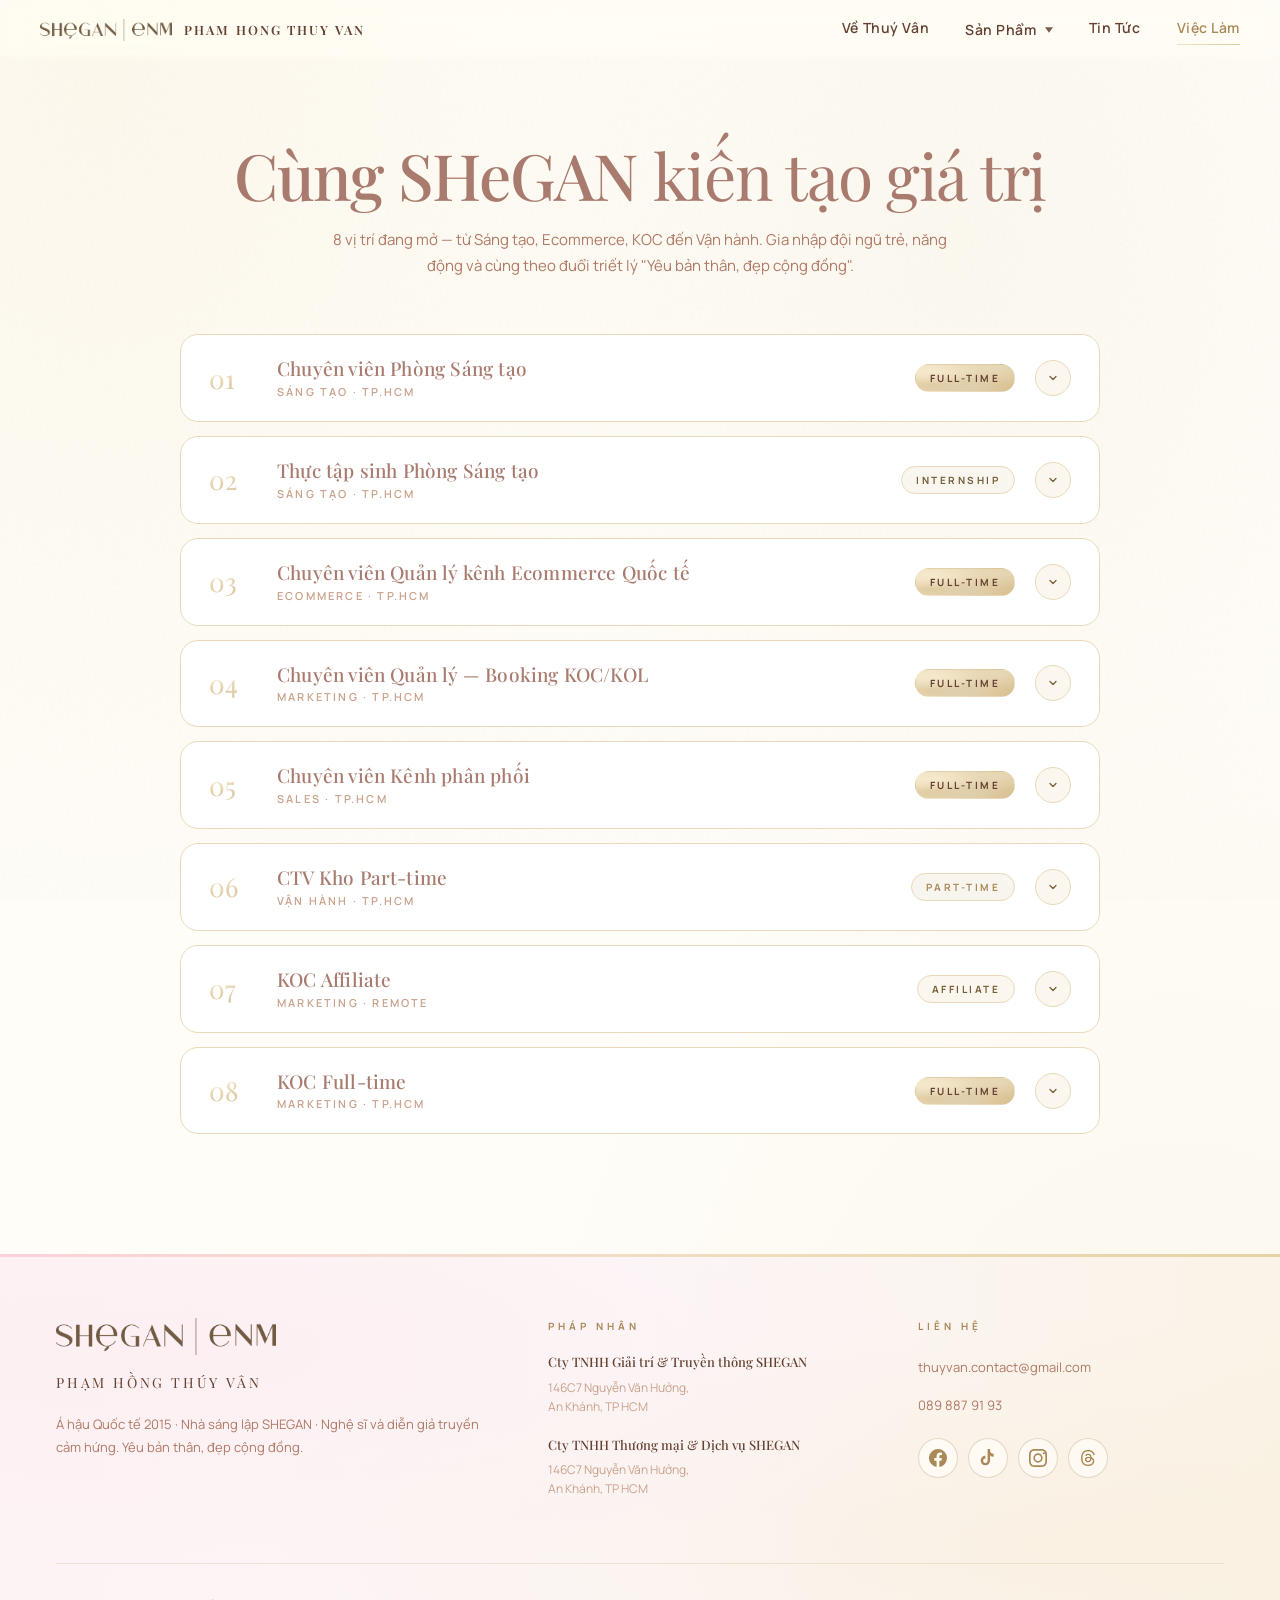
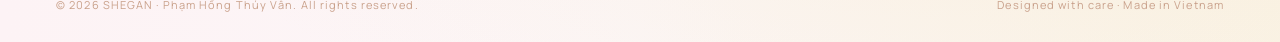
<file: website/careers.html>
<!DOCTYPE html>
<html lang="vi">
<head>
<meta charset="UTF-8">
<meta name="viewport" content="width=device-width, initial-scale=1.0">
<title>Việc Làm — SHeGAN Vietnam | Phạm Hồng Thúy Vân</title>
<meta name="description" content="SHeGAN Vietnam tuyển dụng nhân sự 2026 — các vị trí Sáng tạo, Ecommerce, Marketing, KOC, Vận hành.">
<link rel="preconnect" href="https://fonts.googleapis.com">
<link rel="preconnect" href="https://fonts.gstatic.com" crossorigin>
<link href="https://fonts.googleapis.com/css2?family=Playfair+Display:ital,wght@0,400;0,500;0,600;0,700;0,800;0,900;1,400;1,500;1,700&family=Manrope:wght@200;300;400;500;600;700;800&display=swap" rel="stylesheet">
<link rel="stylesheet" href="style.css">
<style>
  /* ============ HEADER — GLASS CREAM ============ */
  body { padding-top: 0; }
  .site-header {
    position: relative; width: 100%;
    background: transparent;
    z-index: 1000;
  }
  .brand-name {
    font-family: var(--font-heading);
    font-size: clamp(12px, 1vw, 14px);
    font-weight: 600;
    letter-spacing: 0.16em;
    text-transform: uppercase;
    color: var(--warm-brown);
    white-space: nowrap;
  }
  .brand-logo { height: 22px; width: auto; display: block; }
  .header-nav {
    position: fixed; top: 0; left: 0; right: 0; z-index: 1000;
    background: rgba(253, 249, 242, 0.92);
    backdrop-filter: blur(20px) saturate(1.2);
    -webkit-backdrop-filter: blur(20px) saturate(1.2);
    border-bottom: 1px solid rgba(236, 217, 184, 0.5);
    transition: box-shadow 0.3s ease;
    display: flex; align-items: center; justify-content: space-between;
    padding: 14px 40px;
    gap: 24px;
  }
  .header-nav.scrolled { box-shadow: 0 4px 20px rgba(139, 111, 63, 0.1); }
  .header-brand { display: flex; align-items: center; gap: 12px; text-decoration: none; }
  .header-right { display: flex; align-items: center; gap: 32px; }
  .header-menu { display: flex; gap: 36px; list-style: none; margin: 0; padding: 0; }
  .header-menu a {
    font-family: var(--font-body);
    font-size: 14px; font-weight: 700;
    color: var(--text-soft); text-decoration: none;
    letter-spacing: 0.04em;
    padding: 4px 0; position: relative;
    transition: color 0.3s ease;
  }
  .header-menu a::after {
    content: ''; position: absolute;
    bottom: -4px; left: 0; right: 0;
    height: 1px; background: var(--mesh-gold);
    transform: scaleX(0); transform-origin: right;
    transition: transform 0.4s cubic-bezier(.4,0,.2,1);
  }
  .header-menu a:hover::after { transform: scaleX(1); transform-origin: left; }
  .header-menu a.active { color: var(--antique-gold); }
  .header-menu a.active::after { transform: scaleX(1); }
  .header-utils { display: flex; align-items: center; gap: 8px; }
  .header-icon-btn {
    width: 32px; height: 32px;
    display: inline-flex; align-items: center; justify-content: center;
    background: transparent; border: 1px solid transparent;
    border-radius: 50%; color: var(--warm-brown);
    cursor: pointer; text-decoration: none;
    transition: all 0.3s ease;
  }
  .header-icon-btn:hover {
    background: var(--mesh-gold-subtle);
    border-color: var(--border); color: var(--antique-gold);
  }
  .header-icon-btn svg { width: 16px; height: 16px; }

  main { padding-top: 0; }

  /* ============ CAREERS PAGE ============ */
  .careers-section {
    padding: 140px 40px 120px;
    max-width: 1080px;
    margin: 0 auto;
  }
  .careers-head {
    text-align: center;
    margin-bottom: 56px;
  }
  .careers-head h1 {
    font-family: var(--font-heading);
    font-size: clamp(40px, 5vw, 64px);
    line-height: 1.08;
    letter-spacing: -0.02em;
    color: var(--heading);
    font-weight: 500;
    margin: 0 0 18px;
  }
  .careers-head h1 em {
    font-style: italic; font-weight: 400;
    color: var(--heading);
  }
  .careers-head p {
    font-family: var(--font-body);
    font-size: 15px; line-height: 1.7;
    color: var(--text-soft);
    max-width: 620px; margin: 0 auto;
  }
  .careers-tagline {
    font-family: var(--font-body);
    font-size: 11px; font-weight: 700;
    letter-spacing: 0.4em; text-transform: uppercase;
    color: var(--antique-gold);
    margin-bottom: 18px;
  }

  .footer-wrap { width: 100%; padding: 0; }
  .footer-wrap .site-footer { border-radius: 0; }
  .footer-top.footer-top-3col { grid-template-columns: 1.4fr 1fr 1fr; gap: 64px; }

  @media (max-width: 900px) {
    .careers-section { padding: 110px 20px 80px; }
    .careers-head { margin-bottom: 36px; }
    /* Apply button — fit-content on 1 line */
    .job-apply {
      white-space: nowrap;
      letter-spacing: 0.18em !important;
      padding: 11px 20px !important;
      width: auto !important;
      max-width: max-content;
    }
    .footer-top.footer-top-3col { grid-template-columns: 1fr; gap: 32px; }
  }

  /* ============ APPLY MODAL ============ */
  .apply-modal {
    position: fixed; inset: 0; z-index: 2000;
    display: none;
    align-items: center; justify-content: center;
    padding: 24px;
  }
  .apply-modal.is-open { display: flex; }
  .apply-modal__backdrop {
    position: absolute; inset: 0;
    background: rgba(46, 30, 18, 0.55);
    backdrop-filter: blur(6px);
    -webkit-backdrop-filter: blur(6px);
  }
  .apply-modal__dialog {
    position: relative;
    width: 100%; max-width: 480px;
    background: #FDF9F2;
    border: 1px solid rgba(236, 217, 184, 0.7);
    border-radius: 18px;
    box-shadow: 0 30px 80px -20px rgba(46, 30, 18, 0.35);
    padding: 36px 36px 32px;
    max-height: calc(100vh - 48px);
    overflow-y: auto;
    animation: applyModalIn 0.32s cubic-bezier(.4,0,.2,1);
  }
  @keyframes applyModalIn {
    from { opacity: 0; transform: translateY(12px) scale(0.98); }
    to { opacity: 1; transform: translateY(0) scale(1); }
  }
  .apply-modal__close {
    position: absolute; top: 14px; right: 14px;
    width: 36px; height: 36px;
    display: inline-flex; align-items: center; justify-content: center;
    background: transparent; border: 1px solid transparent;
    border-radius: 50%; color: var(--warm-brown);
    cursor: pointer;
    transition: all 0.25s ease;
  }
  .apply-modal__close:hover {
    background: var(--mesh-gold-subtle);
    border-color: var(--border);
    color: var(--antique-gold);
  }
  .apply-modal__close svg { width: 16px; height: 16px; }

  .apply-modal__head { text-align: center; margin-bottom: 22px; }
  .apply-modal__tagline {
    font-family: var(--font-body);
    font-size: 11px; font-weight: 700;
    letter-spacing: 0.4em; text-transform: uppercase;
    color: var(--antique-gold);
    margin-bottom: 10px;
  }
  .apply-modal__title {
    font-family: var(--font-heading);
    font-size: 26px;
    line-height: 1.18;
    letter-spacing: -0.01em;
    font-weight: 500;
    color: var(--heading);
    margin: 0 0 8px;
  }
  .apply-modal__position {
    font-family: var(--font-body);
    font-size: 13px; color: var(--text-soft);
    margin: 0;
  }
  .apply-modal__position em {
    font-style: normal; font-weight: 600;
    color: var(--warm-brown);
  }

  .apply-form { display: flex; flex-direction: column; gap: 14px; }
  .apply-field { display: flex; flex-direction: column; gap: 6px; }
  .apply-field label {
    font-family: var(--font-body);
    font-size: 11px; font-weight: 700;
    letter-spacing: 0.12em; text-transform: uppercase;
    color: var(--warm-brown);
  }
  .apply-field label span { color: var(--antique-gold); }
  .apply-field input {
    font-family: var(--font-body);
    font-size: 14px; color: var(--text);
    padding: 12px 14px;
    background: #fff;
    border: 1px solid rgba(236, 217, 184, 0.8);
    border-radius: 10px;
    transition: border-color 0.25s ease, box-shadow 0.25s ease;
    width: 100%;
    box-sizing: border-box;
  }
  .apply-field input::placeholder { color: rgba(139, 111, 63, 0.42); }
  .apply-field input:focus {
    outline: none;
    border-color: var(--antique-gold);
    box-shadow: 0 0 0 3px rgba(212, 175, 122, 0.18);
  }
  .apply-field__hint {
    font-family: var(--font-body);
    font-size: 11px; color: var(--text-soft);
  }

  .apply-form__submit {
    display: inline-flex; align-items: center; justify-content: center; gap: 10px;
    margin-top: 10px;
    padding: 14px 24px;
    font-family: var(--font-body);
    font-size: 12px; font-weight: 700;
    letter-spacing: 0.18em; text-transform: uppercase;
    color: var(--heading);
    background: var(--btn-gradient);
    border: none; border-radius: 999px;
    cursor: pointer;
    transition: transform 0.25s ease, box-shadow 0.3s ease;
  }
  .apply-form__submit:hover {
    transform: translateY(-1px);
    box-shadow: 0 12px 28px -10px rgba(184, 142, 90, 0.5);
  }
  .apply-form__submit svg { width: 14px; height: 14px; }

  body.apply-modal-open { overflow: hidden; }

  @media (max-width: 600px) {
    .apply-modal { padding: 12px; align-items: flex-start; }
    .apply-modal__dialog {
      padding: 22px 20px 20px;
      border-radius: 14px;
      max-height: calc(100vh - 24px);
      margin-top: 12px;
    }
    .apply-modal__close { top: 8px; right: 8px; width: 32px; height: 32px; }
    .apply-modal__head { margin-bottom: 16px; }
    .apply-modal__tagline { margin-bottom: 6px; font-size: 10px; letter-spacing: 0.32em; }
    .apply-modal__title { font-size: 20px; line-height: 1.2; margin-bottom: 6px; }
    .apply-modal__position { font-size: 12px; }
    .apply-form { gap: 11px; }
    .apply-field { gap: 4px; }
    .apply-field label { font-size: 10px; letter-spacing: 0.1em; }
    .apply-field input { padding: 10px 12px; font-size: 13px; border-radius: 9px; }
    .apply-field__hint { font-size: 10px; line-height: 1.4; }
    .apply-form__submit { margin-top: 4px; padding: 12px 22px; font-size: 11px; }
  }

  /* ============ HOVER — careers section (desktop only) ============ */
  @media (hover: hover) {
    .careers-section .job-item {
      transition: transform 0.45s cubic-bezier(.4,0,.2,1),
                  box-shadow 0.45s ease,
                  border-color 0.45s ease;
    }
    .careers-section .job-item:hover {
      transform: translateY(-4px);
      border-color: var(--antique-gold);
      box-shadow: 0 22px 48px -24px rgba(184, 142, 90, 0.55);
    }

    .careers-section .job-head { transition: background 0.35s ease; }
    .careers-section .job-item:hover .job-head {
      background: rgba(253, 249, 242, 0.55);
    }

    .careers-section .job-title-wrap h4 {
      transition: color 0.35s ease, transform 0.4s cubic-bezier(.4,0,.2,1);
    }
    .careers-section .job-item:hover .job-title-wrap h4 {
      color: var(--warm-brown);
      transform: translateX(2px);
    }

    .careers-section .job-num {
      transition: transform 0.45s cubic-bezier(.34,1.56,.64,1), letter-spacing 0.35s ease;
    }
    .careers-section .job-item:hover .job-num {
      transform: scale(1.1) translateX(2px);
    }

    .careers-section .job-toggle {
      transition: transform 0.4s ease, background 0.35s ease,
                  color 0.35s ease, border-color 0.35s ease;
    }
    .careers-section .job-item:not(.open):hover .job-toggle {
      background: var(--btn-gradient);
      color: var(--deep-brown);
      border-color: transparent;
    }

    .careers-section .job-badge {
      transition: transform 0.35s ease, box-shadow 0.35s ease;
    }
    .careers-section .job-item:hover .job-badge {
      transform: translateY(-1px);
      box-shadow: 0 6px 14px -6px rgba(184, 142, 90, 0.45);
    }

    .careers-section .job-apply {
      transition: transform 0.3s ease, box-shadow 0.35s ease, letter-spacing 0.35s ease;
    }
    .careers-section .job-apply:hover {
      transform: translateY(-2px);
      box-shadow: 0 14px 32px -10px rgba(184, 142, 90, 0.55);
      letter-spacing: 0.3em;
    }
  }
</style>
</head>
<body>

<header class="site-header">
  <div class="header-blur-layer" id="headerBlur"></div>
  <nav class="header-nav" id="siteHeader">
    <a href="index.html" class="header-brand">
      <img src="assets/logo-enm.webp" alt="SHEGAN ENM" class="brand-logo">
      <span class="brand-name">Pham Hong Thuy Van</span>
    </a>
    <div class="header-right">
      <ul class="header-menu">
        <li><a href="about.html">Về Thuý Vân</a></li>
        <li class="has-dropdown">
          <a href="music.html">Sản Phẩm
            <svg class="dropdown-caret" viewBox="0 0 12 8" fill="currentColor" aria-hidden="true"><path d="M6 8 0 0h12z"/></svg>
          </a>
          <ul class="header-dropdown">
            <li><a href="music.html">Âm Nhạc</a></li>
            <li><a href="shegan.html">SHeGAN</a></li>
            <li><a href="elearning.html">E-Learning</a></li>
          </ul>
        </li>
        <li><a href="news.html">Tin Tức</a></li>
        <li><a href="careers.html" class="active">Việc Làm</a></li>
      </ul>
    </div>
    <button class="header-hamburger" type="button" aria-label="Mở menu">
      <svg class="icon-open" viewBox="0 0 24 24" fill="none" stroke="currentColor" stroke-width="2.5" stroke-linecap="round"><path d="M4 7h16M4 12h16M4 17h16"/></svg>
      <svg class="icon-close" viewBox="0 0 24 24" fill="none" stroke="currentColor" stroke-width="2.5" stroke-linecap="round"><path d="M6 6l12 12M6 18L18 6"/></svg>
    </button>
  </nav>
</header>

<main>

  <section class="careers-section">
    <div class="careers-head">
      <h1>Cùng SHeGAN <em>kiến tạo giá trị</em></h1>
      <p>8 vị trí đang mở — từ Sáng tạo, Ecommerce, KOC đến Vận hành. Gia nhập đội ngũ trẻ, năng động và cùng theo đuổi triết lý "Yêu bản thân, đẹp cộng đồng".</p>
    </div>

    <div class="job-list">

      <div class="job-item">
        <button class="job-head" type="button" aria-expanded="false">
          <span class="job-num">01</span>
          <div class="job-title-wrap">
            <h4>Chuyên viên Phòng Sáng tạo</h4>
            <div class="job-dept">Sáng tạo · TP.HCM</div>
          </div>
          <span class="job-badge ft">Full-time</span>
          <span class="job-toggle"><svg viewBox="0 0 24 24" fill="none" stroke="currentColor" stroke-width="2.5" stroke-linecap="round" stroke-linejoin="round"><path d="M6 9l6 6 6-6"/></svg></span>
        </button>
        <div class="job-body">
          <div class="job-body-inner">
            <div class="job-section-title">Mô tả công việc</div>
            <ul>
              <li>Lên ý tưởng & sản xuất nội dung sáng tạo cho thương hiệu SHeGAN trên các nền tảng.</li>
              <li>Phối hợp với team thiết kế, video, nhiếp ảnh để hiện thực hoá concept.</li>
              <li>Theo dõi xu hướng beauty / lifestyle và chuyển hoá thành nội dung phù hợp với brand.</li>
              <li>Đo lường hiệu quả nội dung và tối ưu liên tục.</li>
            </ul>
            <div class="job-section-title">Yêu cầu</div>
            <ul>
              <li>2+ năm kinh nghiệm tại agency hoặc in-house brand beauty / lifestyle.</li>
              <li>Khả năng viết tiếng Việt sắc bén, tư duy thẩm mỹ tốt.</li>
              <li>Thành thạo các công cụ sản xuất nội dung (Figma, CapCut, Premiere).</li>
            </ul>
            <a href="mailto:thuyvan.contact@gmail.com?subject=Ứng tuyển — Chuyên viên Phòng Sáng tạo" class="job-apply">
              Ứng tuyển ngay
              <svg viewBox="0 0 24 24" fill="none" stroke="currentColor" stroke-width="2.5" stroke-linecap="round" stroke-linejoin="round"><path d="M5 12h14M13 5l7 7-7 7"/></svg>
            </a>
          </div>
        </div>
      </div>

      <div class="job-item">
        <button class="job-head" type="button" aria-expanded="false">
          <span class="job-num">02</span>
          <div class="job-title-wrap">
            <h4>Thực tập sinh Phòng Sáng tạo</h4>
            <div class="job-dept">Sáng tạo · TP.HCM</div>
          </div>
          <span class="job-badge intern">Internship</span>
          <span class="job-toggle"><svg viewBox="0 0 24 24" fill="none" stroke="currentColor" stroke-width="2.5" stroke-linecap="round" stroke-linejoin="round"><path d="M6 9l6 6 6-6"/></svg></span>
        </button>
        <div class="job-body">
          <div class="job-body-inner">
            <div class="job-section-title">Mô tả công việc</div>
            <ul>
              <li>Hỗ trợ team sáng tạo trong việc lên ý tưởng và sản xuất nội dung hằng ngày.</li>
              <li>Tham gia các buổi shooting, edit nội dung ngắn cho social.</li>
              <li>Học hỏi quy trình làm việc của brand beauty cao cấp.</li>
            </ul>
            <div class="job-section-title">Yêu cầu</div>
            <ul>
              <li>Sinh viên năm 3-4 hoặc mới tốt nghiệp các ngành Marketing, Truyền thông, Thiết kế.</li>
              <li>Đam mê làm đẹp, có tư duy hình ảnh và viết tốt.</li>
              <li>Cam kết làm việc full-time tối thiểu 3 tháng.</li>
            </ul>
            <a href="mailto:thuyvan.contact@gmail.com?subject=Ứng tuyển — Thực tập sinh Phòng Sáng tạo" class="job-apply">
              Ứng tuyển ngay
              <svg viewBox="0 0 24 24" fill="none" stroke="currentColor" stroke-width="2.5" stroke-linecap="round" stroke-linejoin="round"><path d="M5 12h14M13 5l7 7-7 7"/></svg>
            </a>
          </div>
        </div>
      </div>

      <div class="job-item">
        <button class="job-head" type="button" aria-expanded="false">
          <span class="job-num">03</span>
          <div class="job-title-wrap">
            <h4>Chuyên viên Quản lý kênh Ecommerce Quốc tế</h4>
            <div class="job-dept">Ecommerce · TP.HCM</div>
          </div>
          <span class="job-badge ft">Full-time</span>
          <span class="job-toggle"><svg viewBox="0 0 24 24" fill="none" stroke="currentColor" stroke-width="2.5" stroke-linecap="round" stroke-linejoin="round"><path d="M6 9l6 6 6-6"/></svg></span>
        </button>
        <div class="job-body">
          <div class="job-body-inner">
            <div class="job-section-title">Mô tả công việc</div>
            <ul>
              <li>Quản lý và phát triển các kênh ecommerce quốc tế (Amazon, Shopee International, TikTok Shop Global).</li>
              <li>Tối ưu listing, hình ảnh, copy sản phẩm theo từng thị trường.</li>
              <li>Lên kế hoạch chiến dịch quốc tế, phối hợp với KOC/influencer ngoài Việt Nam.</li>
              <li>Báo cáo hiệu quả & doanh thu định kỳ.</li>
            </ul>
            <div class="job-section-title">Yêu cầu</div>
            <ul>
              <li>3+ năm kinh nghiệm vận hành ecommerce, ưu tiên có kinh nghiệm thị trường quốc tế.</li>
              <li>Tiếng Anh giao tiếp tốt (TOEIC 750+ hoặc tương đương).</li>
              <li>Hiểu thuật toán & xu hướng các nền tảng global.</li>
            </ul>
            <a href="mailto:thuyvan.contact@gmail.com?subject=Ứng tuyển — Chuyên viên Quản lý kênh Ecommerce Quốc tế" class="job-apply">
              Ứng tuyển ngay
              <svg viewBox="0 0 24 24" fill="none" stroke="currentColor" stroke-width="2.5" stroke-linecap="round" stroke-linejoin="round"><path d="M5 12h14M13 5l7 7-7 7"/></svg>
            </a>
          </div>
        </div>
      </div>

      <div class="job-item">
        <button class="job-head" type="button" aria-expanded="false">
          <span class="job-num">04</span>
          <div class="job-title-wrap">
            <h4>Chuyên viên Quản lý — Booking KOC/KOL</h4>
            <div class="job-dept">Marketing · TP.HCM</div>
          </div>
          <span class="job-badge ft">Full-time</span>
          <span class="job-toggle"><svg viewBox="0 0 24 24" fill="none" stroke="currentColor" stroke-width="2.5" stroke-linecap="round" stroke-linejoin="round"><path d="M6 9l6 6 6-6"/></svg></span>
        </button>
        <div class="job-body">
          <div class="job-body-inner">
            <div class="job-section-title">Mô tả công việc</div>
            <ul>
              <li>Tìm kiếm, đàm phán và quản lý hợp tác với mạng lưới KOC/KOL.</li>
              <li>Lên kế hoạch chiến dịch booking, brief sản phẩm, theo dõi tiến độ deliverable.</li>
              <li>Đo lường hiệu quả từng KOC/KOL và tối ưu portfolio hợp tác.</li>
            </ul>
            <div class="job-section-title">Yêu cầu</div>
            <ul>
              <li>2+ năm kinh nghiệm booking/influencer marketing trong ngành beauty hoặc lifestyle.</li>
              <li>Mạng lưới KOC/KOL rộng, kỹ năng đàm phán tốt.</li>
              <li>Kỹ năng phân tích số liệu hiệu quả chiến dịch.</li>
            </ul>
            <a href="mailto:thuyvan.contact@gmail.com?subject=Ứng tuyển — Chuyên viên Quản lý Booking KOC KOL" class="job-apply">
              Ứng tuyển ngay
              <svg viewBox="0 0 24 24" fill="none" stroke="currentColor" stroke-width="2.5" stroke-linecap="round" stroke-linejoin="round"><path d="M5 12h14M13 5l7 7-7 7"/></svg>
            </a>
          </div>
        </div>
      </div>

      <div class="job-item">
        <button class="job-head" type="button" aria-expanded="false">
          <span class="job-num">05</span>
          <div class="job-title-wrap">
            <h4>Chuyên viên Kênh phân phối</h4>
            <div class="job-dept">Sales · TP.HCM</div>
          </div>
          <span class="job-badge ft">Full-time</span>
          <span class="job-toggle"><svg viewBox="0 0 24 24" fill="none" stroke="currentColor" stroke-width="2.5" stroke-linecap="round" stroke-linejoin="round"><path d="M6 9l6 6 6-6"/></svg></span>
        </button>
        <div class="job-body">
          <div class="job-body-inner">
            <div class="job-section-title">Mô tả công việc</div>
            <ul>
              <li>Phát triển hệ thống đại lý, nhà phân phối offline cho SHeGAN trên toàn quốc.</li>
              <li>Quản lý quan hệ đại lý, hỗ trợ trưng bày, đào tạo sản phẩm.</li>
              <li>Đàm phán hợp đồng, theo dõi doanh số từng kênh.</li>
            </ul>
            <div class="job-section-title">Yêu cầu</div>
            <ul>
              <li>2+ năm kinh nghiệm phát triển kênh phân phối FMCG / beauty.</li>
              <li>Có sẵn network đại lý là một lợi thế lớn.</li>
              <li>Sẵn sàng đi công tác tỉnh.</li>
            </ul>
            <a href="mailto:thuyvan.contact@gmail.com?subject=Ứng tuyển — Chuyên viên Kênh phân phối" class="job-apply">
              Ứng tuyển ngay
              <svg viewBox="0 0 24 24" fill="none" stroke="currentColor" stroke-width="2.5" stroke-linecap="round" stroke-linejoin="round"><path d="M5 12h14M13 5l7 7-7 7"/></svg>
            </a>
          </div>
        </div>
      </div>

      <div class="job-item">
        <button class="job-head" type="button" aria-expanded="false">
          <span class="job-num">06</span>
          <div class="job-title-wrap">
            <h4>CTV Kho Part-time</h4>
            <div class="job-dept">Vận hành · TP.HCM</div>
          </div>
          <span class="job-badge pt">Part-time</span>
          <span class="job-toggle"><svg viewBox="0 0 24 24" fill="none" stroke="currentColor" stroke-width="2.5" stroke-linecap="round" stroke-linejoin="round"><path d="M6 9l6 6 6-6"/></svg></span>
        </button>
        <div class="job-body">
          <div class="job-body-inner">
            <div class="job-section-title">Mô tả công việc</div>
            <ul>
              <li>Hỗ trợ pick-pack đơn hàng, kiểm kê tồn kho, đóng gói cẩn thận.</li>
              <li>Sắp xếp kho theo SOP, đảm bảo vệ sinh và an toàn.</li>
              <li>Phối hợp với team vận chuyển trong giờ cao điểm.</li>
            </ul>
            <div class="job-section-title">Yêu cầu</div>
            <ul>
              <li>Có thể làm 4-5 buổi/tuần, ưu tiên ca chiều.</li>
              <li>Cẩn thận, trách nhiệm, sức khoẻ tốt.</li>
              <li>Sinh viên hoặc người tìm việc bán thời gian đều OK.</li>
            </ul>
            <a href="mailto:thuyvan.contact@gmail.com?subject=Ứng tuyển — CTV Kho Part-time" class="job-apply">
              Ứng tuyển ngay
              <svg viewBox="0 0 24 24" fill="none" stroke="currentColor" stroke-width="2.5" stroke-linecap="round" stroke-linejoin="round"><path d="M5 12h14M13 5l7 7-7 7"/></svg>
            </a>
          </div>
        </div>
      </div>

      <div class="job-item">
        <button class="job-head" type="button" aria-expanded="false">
          <span class="job-num">07</span>
          <div class="job-title-wrap">
            <h4>KOC Affiliate</h4>
            <div class="job-dept">Marketing · Remote</div>
          </div>
          <span class="job-badge">Affiliate</span>
          <span class="job-toggle"><svg viewBox="0 0 24 24" fill="none" stroke="currentColor" stroke-width="2.5" stroke-linecap="round" stroke-linejoin="round"><path d="M6 9l6 6 6-6"/></svg></span>
        </button>
        <div class="job-body">
          <div class="job-body-inner">
            <div class="job-section-title">Mô tả công việc</div>
            <ul>
              <li>Tham gia chương trình affiliate của SHeGAN — chia sẻ trải nghiệm sản phẩm trên social.</li>
              <li>Nhận hoa hồng theo doanh số đơn hàng từ link/code riêng.</li>
              <li>Được brand hỗ trợ media kit, brief sản phẩm và quà tặng dùng thử.</li>
            </ul>
            <div class="job-section-title">Yêu cầu</div>
            <ul>
              <li>Có kênh social (TikTok, Instagram, YouTube) hoạt động đều đặn.</li>
              <li>Yêu thích & sẵn sàng review sản phẩm beauty thuần chay.</li>
              <li>Không yêu cầu số follower tối thiểu.</li>
            </ul>
            <a href="mailto:thuyvan.contact@gmail.com?subject=Ứng tuyển — KOC Affiliate" class="job-apply">
              Ứng tuyển ngay
              <svg viewBox="0 0 24 24" fill="none" stroke="currentColor" stroke-width="2.5" stroke-linecap="round" stroke-linejoin="round"><path d="M5 12h14M13 5l7 7-7 7"/></svg>
            </a>
          </div>
        </div>
      </div>

      <div class="job-item">
        <button class="job-head" type="button" aria-expanded="false">
          <span class="job-num">08</span>
          <div class="job-title-wrap">
            <h4>KOC Full-time</h4>
            <div class="job-dept">Marketing · TP.HCM</div>
          </div>
          <span class="job-badge ft">Full-time</span>
          <span class="job-toggle"><svg viewBox="0 0 24 24" fill="none" stroke="currentColor" stroke-width="2.5" stroke-linecap="round" stroke-linejoin="round"><path d="M6 9l6 6 6-6"/></svg></span>
        </button>
        <div class="job-body">
          <div class="job-body-inner">
            <div class="job-section-title">Mô tả công việc</div>
            <ul>
              <li>Trở thành gương mặt KOC chính thức của SHeGAN — sản xuất content review, livestream định kỳ.</li>
              <li>Đại diện brand tại các sự kiện, fanmeet, ra mắt sản phẩm.</li>
              <li>Phối hợp với team marketing xây dựng nội dung dài hạn.</li>
            </ul>
            <div class="job-section-title">Yêu cầu</div>
            <ul>
              <li>Có ngoại hình ưa nhìn, kỹ năng giao tiếp & livestream tốt.</li>
              <li>Có kinh nghiệm review beauty hoặc background tương tự là ưu tiên.</li>
              <li>Cam kết hợp tác lâu dài, làm việc full-time tại văn phòng SHeGAN.</li>
            </ul>
            <a href="mailto:thuyvan.contact@gmail.com?subject=Ứng tuyển — KOC Full-time" class="job-apply">
              Ứng tuyển ngay
              <svg viewBox="0 0 24 24" fill="none" stroke="currentColor" stroke-width="2.5" stroke-linecap="round" stroke-linejoin="round"><path d="M5 12h14M13 5l7 7-7 7"/></svg>
            </a>
          </div>
        </div>
      </div>

    </div>
  </section>

</main>

<div class="footer-wrap">
  <footer class="site-footer">
    <div class="footer-top footer-top-3col">
      <div class="footer-brand-col">
        <img src="assets/logo-enm.webp" alt="SHEGAN ENM" class="brand-img on-dark" style="max-width: 220px; margin-bottom: 16px;">
        <div class="footer-name">Phạm Hồng Thúy Vân</div>
        <p>Á hậu Quốc tế 2015 · Nhà sáng lập SHEGAN · Nghệ sĩ và diễn giả truyền cảm hứng. Yêu bản thân, đẹp cộng đồng.</p>
      </div>

      <div class="footer-col">
        <div class="footer-col-title">Pháp nhân</div>
        <div class="footer-company">
          <div class="footer-company-name">Cty TNHH Giải trí &amp; Truyền thông SHEGAN</div>
          <div class="footer-company-addr">146C7 Nguyễn Văn Hưởng,<br>An Khánh, TP HCM</div>
        </div>
        <div class="footer-company">
          <div class="footer-company-name">Cty TNHH Thương mại &amp; Dịch vụ SHEGAN</div>
          <div class="footer-company-addr">146C7 Nguyễn Văn Hưởng,<br>An Khánh, TP HCM</div>
        </div>
      </div>

      <div class="footer-col">
        <div class="footer-col-title">Liên hệ</div>
        <ul>
          <li><a href="mailto:thuyvan.contact@gmail.com">thuyvan.contact@gmail.com</a></li>
          <li><a href="tel:0898879193">089 887 91 93</a></li>
        </ul>
        <div class="footer-socials">
          <a href="https://www.facebook.com/phamhongthuyvan" target="_blank" rel="noopener" class="social-btn" aria-label="Facebook">
            <svg viewBox="0 0 24 24" fill="currentColor"><path d="M24 12a12 12 0 1 0-13.9 11.9v-8.4H7.1V12h3v-2.6c0-3 1.8-4.6 4.5-4.6 1.3 0 2.7.2 2.7.2v2.9h-1.5c-1.5 0-2 .9-2 1.9V12h3.3l-.5 3.5h-2.8v8.4A12 12 0 0 0 24 12z"/></svg>
          </a>
          <a href="https://www.tiktok.com/@phamhong.thuyvan" target="_blank" rel="noopener" class="social-btn" aria-label="TikTok">
            <svg viewBox="0 0 24 24" fill="currentColor"><path d="M19.6 6.3a4.8 4.8 0 0 1-4.8-4.8V0h-3.3v15.5a3 3 0 1 1-3-3v-3.4a6.3 6.3 0 1 0 6.3 6.3V8.8a8 8 0 0 0 4.8 1.6V7.1c-.2-.2-.4-.5 0-.8z"/></svg>
          </a>
          <a href="https://www.instagram.com/phamhongthuyvan/" target="_blank" rel="noopener" class="social-btn" aria-label="Instagram">
            <svg viewBox="0 0 24 24" fill="currentColor"><path d="M12 2.2c3.2 0 3.6 0 4.8.1 1.2.1 1.8.2 2.2.4.6.2 1 .5 1.4.9.4.4.7.9.9 1.4.2.4.4 1.1.4 2.2.1 1.2.1 1.6.1 4.8s0 3.6-.1 4.8c-.1 1.2-.2 1.8-.4 2.2-.2.6-.5 1-.9 1.4-.4.4-.9.7-1.4.9-.4.2-1.1.4-2.2.4-1.2.1-1.6.1-4.8.1s-3.6 0-4.8-.1c-1.2-.1-1.8-.2-2.2-.4-.6-.2-1-.5-1.4-.9-.4-.4-.7-.9-.9-1.4-.2-.4-.4-1.1-.4-2.2-.1-1.2-.1-1.6-.1-4.8s0-3.6.1-4.8c.1-1.2.2-1.8.4-2.2.2-.6.5-1 .9-1.4.4-.4.9-.7 1.4-.9.4-.2 1.1-.4 2.2-.4 1.2-.1 1.6-.1 4.8-.1M12 0C8.7 0 8.3 0 7.1.1 5.8.1 5 .3 4.2.6c-.8.3-1.5.7-2.2 1.4C1.3 2.7.9 3.4.6 4.2.3 5 .1 5.8.1 7.1 0 8.3 0 8.7 0 12s0 3.7.1 4.9c.1 1.3.3 2.1.6 2.9.3.8.7 1.5 1.4 2.2.7.7 1.4 1.1 2.2 1.4.8.3 1.6.5 2.9.6C8.3 24 8.7 24 12 24s3.7 0 4.9-.1c1.3-.1 2.1-.3 2.9-.6.8-.3 1.5-.7 2.2-1.4.7-.7 1.1-1.4 1.4-2.2.3-.8.5-1.6.6-2.9.1-1.3.1-1.7.1-4.9s0-3.7-.1-4.9c-.1-1.3-.3-2.1-.6-2.9-.3-.8-.7-1.5-1.4-2.2C21.3 1.3 20.6.9 19.8.6 19 .3 18.2.1 16.9.1 15.7 0 15.3 0 12 0zm0 5.8a6.2 6.2 0 1 0 0 12.4 6.2 6.2 0 0 0 0-12.4zm0 10.2a4 4 0 1 1 0-8 4 4 0 0 1 0 8zM19.8 4.2a1.4 1.4 0 1 0 0 2.9 1.4 1.4 0 0 0 0-2.9z"/></svg>
          </a>
          <a href="https://www.threads.com/@phamhongthuyvan" target="_blank" rel="noopener" class="social-btn" aria-label="Threads">
            <span class="social-img" aria-hidden="true"></span>
          </a>
        </div>
      </div>
    </div>

    <div class="footer-bottom">
      <div class="footer-copy">© 2026 SHEGAN · Phạm Hồng Thúy Vân. All rights reserved.</div>
      <div class="footer-copy">Designed with care · Made in Vietnam</div>
    </div>
  </footer>
</div>

<div class="apply-modal" id="applyModal" aria-hidden="true" role="dialog" aria-labelledby="applyModalTitle" aria-modal="true">
  <div class="apply-modal__backdrop" data-close></div>
  <div class="apply-modal__dialog" role="document">
    <button class="apply-modal__close" type="button" data-close aria-label="Đóng">
      <svg viewBox="0 0 24 24" fill="none" stroke="currentColor" stroke-width="2" stroke-linecap="round"><path d="M6 6l12 12M6 18L18 6"/></svg>
    </button>
    <div class="apply-modal__head">
      <div class="apply-modal__tagline">Ứng tuyển</div>
      <h3 id="applyModalTitle" class="apply-modal__title">Gửi hồ sơ ứng tuyển</h3>
      <p class="apply-modal__position">Vị trí: <em id="applyModalPosition"></em></p>
    </div>
    <form class="apply-form" id="applyForm" novalidate>
      <input type="hidden" name="position" id="applyPosition">
      <div class="apply-field">
        <label for="applyName">Họ và tên <span aria-hidden="true">*</span></label>
        <input type="text" id="applyName" name="name" required autocomplete="name" placeholder="Nguyễn Văn A">
      </div>
      <div class="apply-field">
        <label for="applyPhone">Số điện thoại <span aria-hidden="true">*</span></label>
        <input type="tel" id="applyPhone" name="phone" required autocomplete="tel" placeholder="0xxx xxx xxx" pattern="[0-9+\s\-]{8,}">
      </div>
      <div class="apply-field">
        <label for="applyEmail">Email <span aria-hidden="true">*</span></label>
        <input type="email" id="applyEmail" name="email" required autocomplete="email" placeholder="email@example.com">
      </div>
      <div class="apply-field">
        <label for="applyCv">Link CV <span aria-hidden="true">*</span></label>
        <input type="url" id="applyCv" name="cv" required placeholder="https://drive.google.com/...">
        <span class="apply-field__hint">Google Drive, Dropbox, OneDrive… (đặt quyền xem cho mọi người có link).</span>
      </div>
      <button type="submit" class="apply-form__submit">
        Gửi hồ sơ
        <svg viewBox="0 0 24 24" fill="none" stroke="currentColor" stroke-width="2.5" stroke-linecap="round" stroke-linejoin="round"><path d="M5 12h14M13 5l7 7-7 7"/></svg>
      </button>
    </form>
  </div>
</div>

<script>
  // Sticky header shadow
  (function() {
    var hdr = document.getElementById('siteHeader');
    var blur = document.getElementById('headerBlur');
    if (!hdr) return;
    var scrolled = false;
    window.addEventListener('scroll', function() {
      var shouldBeScrolled = window.scrollY > 20;
      if (shouldBeScrolled !== scrolled) {
        scrolled = shouldBeScrolled;
        hdr.classList.toggle('scrolled', scrolled);
        if (blur) blur.classList.toggle('scrolled', scrolled);
      }
    }, { passive: true });
  })();

  // Mobile hamburger toggle
  (function() {
    var hdr = document.getElementById('siteHeader');
    var btn = hdr ? hdr.querySelector('.header-hamburger') : null;
    if (!hdr || !btn) return;
    btn.addEventListener('click', function() {
      hdr.classList.toggle('menu-open');
    });
    hdr.querySelectorAll('.header-menu a').forEach(function(a) {
      a.addEventListener('click', function() {
        hdr.classList.remove('menu-open');
      });
    });
  })();

  // Job accordion — toggle expand/collapse
  document.querySelectorAll('.job-head').forEach(function(head) {
    head.addEventListener('click', function() {
      var item = head.closest('.job-item');
      var open = item.classList.toggle('open');
      head.setAttribute('aria-expanded', open ? 'true' : 'false');
    });
  });

  // Apply modal — open on "Ứng tuyển ngay" click, submit via mailto
  (function() {
    var modal = document.getElementById('applyModal');
    if (!modal) return;
    var posLabel = document.getElementById('applyModalPosition');
    var posInput = document.getElementById('applyPosition');
    var form = document.getElementById('applyForm');
    var lastTrigger = null;

    function openModal(position) {
      posLabel.textContent = position || '';
      posInput.value = position || '';
      modal.classList.add('is-open');
      modal.setAttribute('aria-hidden', 'false');
      document.body.classList.add('apply-modal-open');
      setTimeout(function() {
        var first = form.querySelector('input:not([type=hidden])');
        if (first) first.focus();
      }, 60);
    }

    function closeModal() {
      modal.classList.remove('is-open');
      modal.setAttribute('aria-hidden', 'true');
      document.body.classList.remove('apply-modal-open');
      form.reset();
      if (lastTrigger) lastTrigger.focus();
    }

    document.querySelectorAll('.job-apply').forEach(function(link) {
      link.addEventListener('click', function(e) {
        var label = (link.textContent || '').trim();
        if (label.indexOf('Ứng tuyển') !== 0) return; // affiliate giữ nguyên flow mailto
        e.preventDefault();
        lastTrigger = link;
        var item = link.closest('.job-item');
        var titleEl = item ? item.querySelector('h4') : null;
        openModal(titleEl ? titleEl.textContent.trim() : '');
      });
    });

    modal.querySelectorAll('[data-close]').forEach(function(el) {
      el.addEventListener('click', closeModal);
    });

    document.addEventListener('keydown', function(e) {
      if (e.key === 'Escape' && modal.classList.contains('is-open')) closeModal();
    });

    form.addEventListener('submit', function(e) {
      e.preventDefault();
      if (!form.checkValidity()) {
        form.reportValidity();
        return;
      }
      var data = new FormData(form);
      var position = data.get('position') || '';
      var subject = 'Ứng tuyển — ' + position;
      var email = data.get('email');
      var body =
        'Vị trí: ' + position + '\n' +
        'Họ và tên: ' + data.get('name') + '\n' +
        'Số điện thoại: ' + data.get('phone') + '\n' +
        (email ? 'Email: ' + email + '\n' : '') +
        'Link CV: ' + data.get('cv') + '\n';
      var mailto = 'mailto:thuyvan.contact@gmail.com'
        + '?subject=' + encodeURIComponent(subject)
        + '&body=' + encodeURIComponent(body);
      window.location.href = mailto;
      closeModal();
    });
  })();
</script>

</body>
</html>
</file>
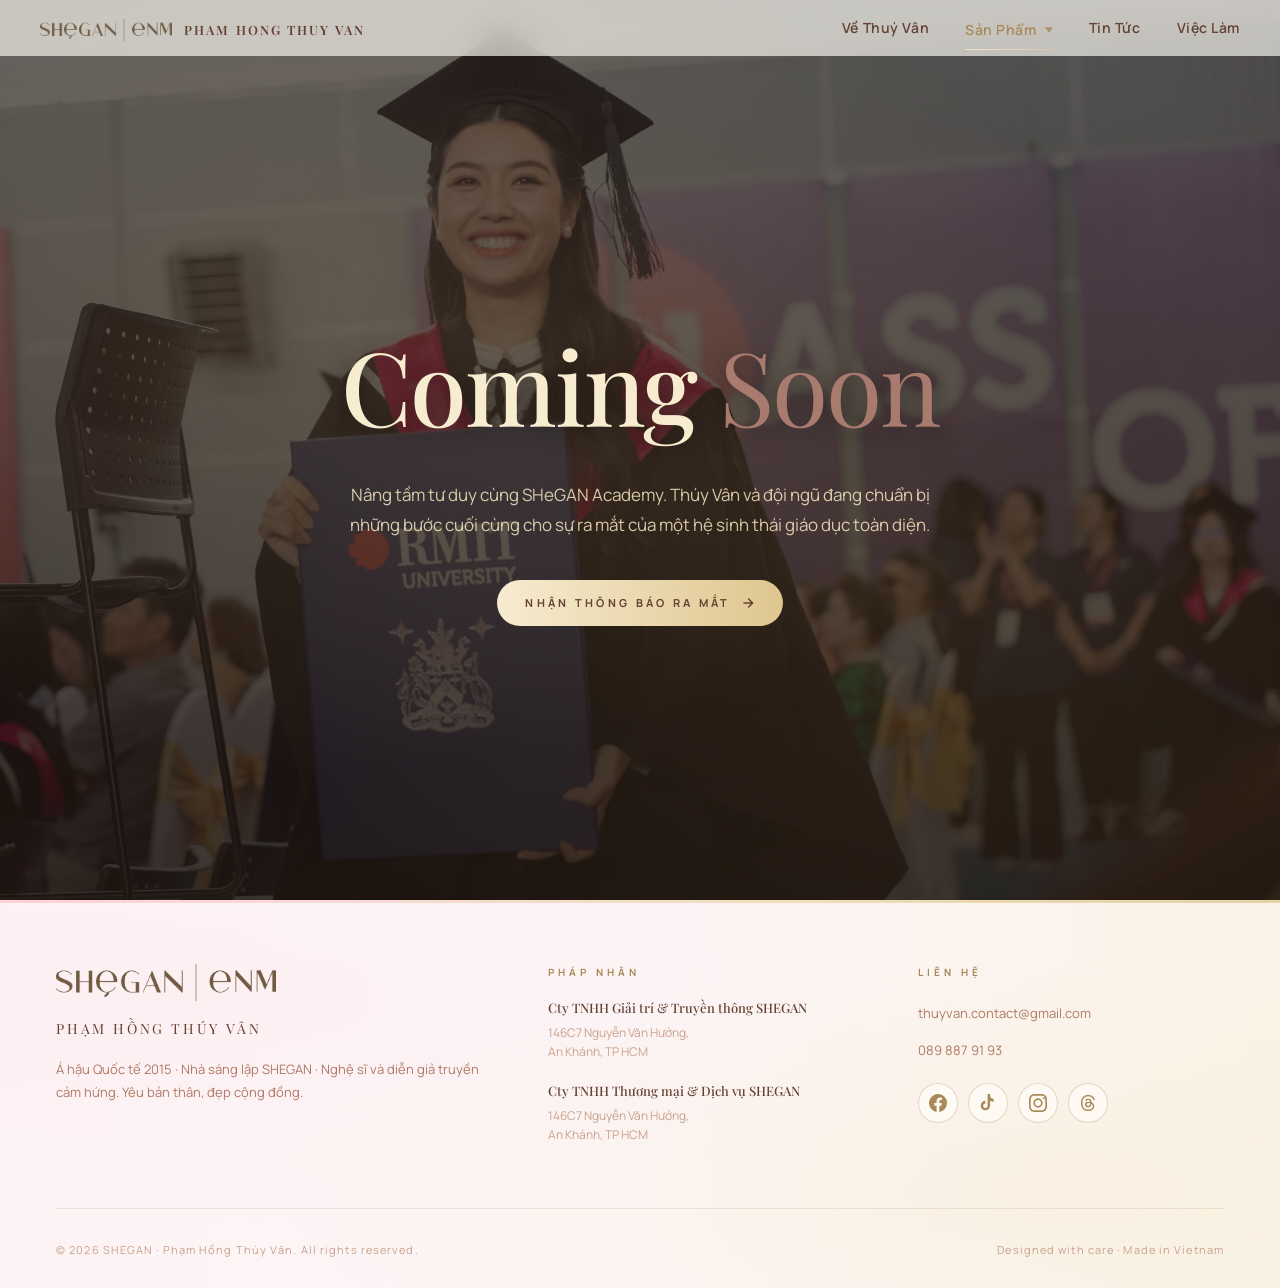
<file: website/elearning.html>
<!DOCTYPE html>
<html lang="vi">
<head>
<meta charset="UTF-8">
<meta name="viewport" content="width=device-width, initial-scale=1.0">
<title>E-Learning — Phạm Hồng Thúy Vân</title>
<meta name="description" content="E-Learning của SHEGAN — sắp ra mắt.">
<link rel="preconnect" href="https://fonts.googleapis.com">
<link rel="preconnect" href="https://fonts.gstatic.com" crossorigin>
<link href="https://fonts.googleapis.com/css2?family=Playfair+Display:ital,wght@0,400;0,500;0,600;0,700;0,800;0,900;1,400;1,500;1,700&family=Manrope:wght@200;300;400;500;600;700;800&display=swap" rel="stylesheet">
<link rel="stylesheet" href="style.css">
<style>
  /* ============ HEADER — TRANSPARENT OVERLAY ON DARK COMING-SOON ============ */
  body { padding-top: 0; }
  .site-header {
    position: relative; width: 100%;
    background: transparent;
    z-index: 1000;
  }
  .brand-name {
    font-family: var(--font-heading);
    font-size: clamp(12px, 1vw, 14px);
    font-weight: 600;
    letter-spacing: 0.16em;
    text-transform: uppercase;
    color: var(--porcelain);
    white-space: nowrap;
    text-shadow: 0 1px 10px rgba(15, 10, 7, 0.5);
  }
  .brand-logo {
    height: 22px; width: auto; display: block;
    filter: brightness(0) invert(1) drop-shadow(0 1px 6px rgba(15, 10, 7, 0.5));
  }
  .header-nav {
    position: fixed; top: 0; left: 0; right: 0; z-index: 1000;
    background: linear-gradient(180deg, rgba(15, 10, 7, 0.38) 0%, rgba(15, 10, 7, 0.15) 65%, transparent 100%);
    border-bottom: none;
    transition: background 0.35s ease, box-shadow 0.35s ease;
    display: flex; align-items: center; justify-content: space-between;
    padding: 14px 40px;
    gap: 24px;
  }
  .header-nav.scrolled {
    background: rgba(253, 249, 242, 0.92);
    backdrop-filter: blur(20px) saturate(1.2);
    -webkit-backdrop-filter: blur(20px) saturate(1.2);
    border-bottom: 1px solid rgba(236, 217, 184, 0.5);
    box-shadow: 0 4px 20px rgba(139, 111, 63, 0.1);
  }
  .header-nav.scrolled .brand-name { color: var(--warm-brown); text-shadow: none; }
  .header-nav.scrolled .brand-logo { filter: none; }
  .header-nav.scrolled .header-menu a { color: var(--text-soft); text-shadow: none; }
  .header-nav.scrolled .header-icon-btn { color: var(--warm-brown); filter: none; }
  .header-nav.scrolled .header-icon-btn:hover {
    background: var(--mesh-gold-subtle);
    border-color: var(--border); color: var(--antique-gold);
  }
  .header-brand { display: flex; align-items: center; gap: 12px; text-decoration: none; }
  .header-right { display: flex; align-items: center; gap: 32px; }
  .header-menu { display: flex; gap: 36px; list-style: none; margin: 0; padding: 0; }
  .header-menu a {
    font-family: var(--font-body);
    font-size: 14px; font-weight: 700;
    color: var(--porcelain); text-decoration: none;
    letter-spacing: 0.04em;
    padding: 4px 0; position: relative;
    transition: color 0.3s ease;
    text-shadow: 0 1px 10px rgba(15, 10, 7, 0.5);
  }
  .header-menu a::after {
    content: ''; position: absolute;
    bottom: -4px; left: 0; right: 0;
    height: 1px; background: var(--mesh-gold);
    transform: scaleX(0); transform-origin: right;
    transition: transform 0.4s cubic-bezier(.4,0,.2,1);
  }
  .header-menu a:hover::after { transform: scaleX(1); transform-origin: left; }
  .header-menu a.active { color: var(--antique-gold); }
  .header-menu a.active::after { transform: scaleX(1); }
  .header-utils { display: flex; align-items: center; gap: 8px; }
  .header-icon-btn {
    width: 32px; height: 32px;
    display: inline-flex; align-items: center; justify-content: center;
    background: transparent; border: 1px solid transparent;
    border-radius: 50%; color: var(--porcelain);
    cursor: pointer; text-decoration: none;
    transition: all 0.3s ease;
    filter: drop-shadow(0 1px 6px rgba(15, 10, 7, 0.5));
  }
  .header-icon-btn:hover {
    background: rgba(253, 249, 242, 0.15);
    border-color: rgba(253, 249, 242, 0.3); color: var(--porcelain);
  }
  .header-icon-btn svg { width: 16px; height: 16px; }

  main { padding-top: 0; }

  /* ============ COMING SOON ============ */
  .coming-soon {
    position: relative;
    min-height: 100vh;
    padding: 160px 40px 100px;
    display: flex; flex-direction: column; justify-content: center; align-items: center;
    text-align: center;
    background:
      linear-gradient(180deg, rgba(15,10,7,0.65) 0%, rgba(31,22,16,0.85) 100%),
      url('assets/beauty/img-9108.webp') center 30% / cover no-repeat;
    color: var(--pearl);
    overflow: hidden;
  }
  .coming-soon::after {
    content: ''; position: absolute; inset: 0;
    background:
      radial-gradient(at 25% 35%, rgba(201,168,118,0.18), transparent 55%),
      radial-gradient(at 75% 65%, rgba(139,111,63,0.18), transparent 55%);
    pointer-events: none;
  }
  .coming-soon > * { position: relative; z-index: 1; }
  .coming-soon-eyebrow {
    font-family: var(--font-body);
    font-size: 11px; font-weight: 700;
    letter-spacing: 0.4em; text-transform: uppercase;
    color: var(--champagne);
    margin-bottom: 32px;
    display: inline-flex; align-items: center; gap: 14px;
  }
  .coming-soon-eyebrow::before,
  .coming-soon-eyebrow::after {
    content: '';
    width: 36px; height: 1px;
    background: var(--mesh-gold);
    opacity: 0.6;
  }
  .coming-soon h1 {
    font-family: var(--font-heading);
    font-size: clamp(56px, 8vw, 120px);
    line-height: 1;
    letter-spacing: -0.02em;
    color: var(--pearl);
    font-weight: 500;
    margin: 0 0 20px;
    text-shadow: 0 2px 24px rgba(15,10,7,0.5);
  }
  .coming-soon h1 em {
    font-style: italic; font-weight: 400;
    color: var(--heading);
  }
  .coming-soon-sub {
    font-family: var(--font-body);
    font-size: 17px; line-height: 1.75;
    color: rgba(244,228,193,0.85);
    max-width: 760px;
    margin: 24px auto 40px;
    text-wrap: balance;
  }
  .coming-soon-cta {
    display: inline-flex; align-items: center; gap: 10px;
    font-family: var(--font-body);
    font-size: 11px; font-weight: 700;
    letter-spacing: 0.3em; text-transform: uppercase;
    color: var(--deep-brown);
    background: var(--btn-gradient);
    padding: 14px 28px;
    border-radius: 100px;
    text-decoration: none;
    transition: all 0.3s ease;
  }
  .coming-soon-cta:hover {
    transform: translateY(-2px);
    box-shadow: 0 12px 28px rgba(139, 111, 63, 0.35);
  }

  .footer-wrap { width: 100%; padding: 0; }
  .footer-wrap .site-footer { border-radius: 0; }
  .footer-top.footer-top-3col { grid-template-columns: 1.4fr 1fr 1fr; gap: 64px; }

  @media (max-width: 900px) {
    .header-nav { padding: 10px 20px; gap: 12px; flex-wrap: wrap; }
    .header-right { gap: 16px; }
    .header-menu { gap: 16px; flex-wrap: wrap; }
    .header-menu a { font-size: 13px; font-weight: 700; }
    .coming-soon { padding: 120px 24px 80px; }
    .coming-soon-eyebrow::before, .coming-soon-eyebrow::after { width: 24px; }
    .footer-top.footer-top-3col { grid-template-columns: 1fr; gap: 32px; }
  }
</style>
</head>
<body>

<header class="site-header">
  <div class="header-blur-layer" id="headerBlur"></div>
  <nav class="header-nav" id="siteHeader">
    <a href="index.html" class="header-brand">
      <img src="assets/logo-enm.webp" alt="SHEGAN ENM" class="brand-logo">
      <span class="brand-name">Pham Hong Thuy Van</span>
    </a>
    <div class="header-right">
      <ul class="header-menu">
        <li><a href="about.html">Về Thuý Vân</a></li>
        <li class="has-dropdown">
          <a href="music.html" class="active">Sản Phẩm
            <svg class="dropdown-caret" viewBox="0 0 12 8" fill="currentColor" aria-hidden="true"><path d="M6 8 0 0h12z"/></svg>
          </a>
          <ul class="header-dropdown">
            <li><a href="music.html">Âm Nhạc</a></li>
            <li><a href="shegan.html">SHeGAN</a></li>
            <li><a href="elearning.html" class="active">E-Learning</a></li>
          </ul>
        </li>
        <li><a href="news.html">Tin Tức</a></li>
        <li><a href="careers.html">Việc Làm</a></li>
      </ul>
    </div>
      <button class="header-hamburger" type="button" aria-label="Mở menu">
        <svg class="icon-open" viewBox="0 0 24 24" fill="none" stroke="currentColor" stroke-width="2.5" stroke-linecap="round"><path d="M4 7h16M4 12h16M4 17h16"/></svg>
        <svg class="icon-close" viewBox="0 0 24 24" fill="none" stroke="currentColor" stroke-width="2.5" stroke-linecap="round"><path d="M6 6l12 12M6 18L18 6"/></svg>
      </button>
  </nav>
</header>

<main>

  <section class="coming-soon">
    <h1>Coming <em>Soon</em></h1>
    <p class="coming-soon-sub">
      Nâng tầm tư duy cùng SHeGAN Academy. Thúy Vân và đội ngũ đang chuẩn bị những bước cuối cùng cho sự ra mắt của một hệ sinh thái giáo dục toàn diện.
    </p>
    <a href="mailto:thuyvan.contact@gmail.com?subject=Đăng ký nhận thông báo E-Learning" class="coming-soon-cta">
      Nhận thông báo ra mắt
      <svg viewBox="0 0 24 24" fill="none" stroke="currentColor" stroke-width="2.5" stroke-linecap="round" stroke-linejoin="round" width="14" height="14"><path d="M5 12h14M13 5l7 7-7 7"/></svg>
    </a>
  </section>

</main>

<div class="footer-wrap">
  <footer class="site-footer">
    <div class="footer-top footer-top-3col">
      <div class="footer-brand-col">
        <img src="assets/logo-enm.webp" alt="SHEGAN ENM" class="brand-img on-dark" style="max-width: 220px; margin-bottom: 16px;">
        <div class="footer-name">Phạm Hồng Thúy Vân</div>
        <p>Á hậu Quốc tế 2015 · Nhà sáng lập SHEGAN · Nghệ sĩ và diễn giả truyền cảm hứng. Yêu bản thân, đẹp cộng đồng.</p>
      </div>

      <div class="footer-col">
        <div class="footer-col-title">Pháp nhân</div>
        <div class="footer-company">
          <div class="footer-company-name">Cty TNHH Giải trí &amp; Truyền thông SHEGAN</div>
          <div class="footer-company-addr">146C7 Nguyễn Văn Hưởng,<br>An Khánh, TP HCM</div>
        </div>
        <div class="footer-company">
          <div class="footer-company-name">Cty TNHH Thương mại &amp; Dịch vụ SHEGAN</div>
          <div class="footer-company-addr">146C7 Nguyễn Văn Hưởng,<br>An Khánh, TP HCM</div>
        </div>
      </div>

      <div class="footer-col">
        <div class="footer-col-title">Liên hệ</div>
        <ul>
          <li><a href="mailto:thuyvan.contact@gmail.com">thuyvan.contact@gmail.com</a></li>
          <li><a href="tel:0898879193">089 887 91 93</a></li>
        </ul>
        <div class="footer-socials">
          <a href="https://www.facebook.com/phamhongthuyvan" target="_blank" rel="noopener" class="social-btn" aria-label="Facebook">
            <svg viewBox="0 0 24 24" fill="currentColor"><path d="M24 12a12 12 0 1 0-13.9 11.9v-8.4H7.1V12h3v-2.6c0-3 1.8-4.6 4.5-4.6 1.3 0 2.7.2 2.7.2v2.9h-1.5c-1.5 0-2 .9-2 1.9V12h3.3l-.5 3.5h-2.8v8.4A12 12 0 0 0 24 12z"/></svg>
          </a>
          <a href="https://www.tiktok.com/@phamhong.thuyvan" target="_blank" rel="noopener" class="social-btn" aria-label="TikTok">
            <svg viewBox="0 0 24 24" fill="currentColor"><path d="M19.6 6.3a4.8 4.8 0 0 1-4.8-4.8V0h-3.3v15.5a3 3 0 1 1-3-3v-3.4a6.3 6.3 0 1 0 6.3 6.3V8.8a8 8 0 0 0 4.8 1.6V7.1c-.2-.2-.4-.5 0-.8z"/></svg>
          </a>
          <a href="https://www.instagram.com/phamhongthuyvan/" target="_blank" rel="noopener" class="social-btn" aria-label="Instagram">
            <svg viewBox="0 0 24 24" fill="currentColor"><path d="M12 2.2c3.2 0 3.6 0 4.8.1 1.2.1 1.8.2 2.2.4.6.2 1 .5 1.4.9.4.4.7.9.9 1.4.2.4.4 1.1.4 2.2.1 1.2.1 1.6.1 4.8s0 3.6-.1 4.8c-.1 1.2-.2 1.8-.4 2.2-.2.6-.5 1-.9 1.4-.4.4-.9.7-1.4.9-.4.2-1.1.4-2.2.4-1.2.1-1.6.1-4.8.1s-3.6 0-4.8-.1c-1.2-.1-1.8-.2-2.2-.4-.6-.2-1-.5-1.4-.9-.4-.4-.7-.9-.9-1.4-.2-.4-.4-1.1-.4-2.2-.1-1.2-.1-1.6-.1-4.8s0-3.6.1-4.8c.1-1.2.2-1.8.4-2.2.2-.6.5-1 .9-1.4.4-.4.9-.7 1.4-.9.4-.2 1.1-.4 2.2-.4 1.2-.1 1.6-.1 4.8-.1M12 0C8.7 0 8.3 0 7.1.1 5.8.1 5 .3 4.2.6c-.8.3-1.5.7-2.2 1.4C1.3 2.7.9 3.4.6 4.2.3 5 .1 5.8.1 7.1 0 8.3 0 8.7 0 12s0 3.7.1 4.9c.1 1.3.3 2.1.6 2.9.3.8.7 1.5 1.4 2.2.7.7 1.4 1.1 2.2 1.4.8.3 1.6.5 2.9.6C8.3 24 8.7 24 12 24s3.7 0 4.9-.1c1.3-.1 2.1-.3 2.9-.6.8-.3 1.5-.7 2.2-1.4.7-.7 1.1-1.4 1.4-2.2.3-.8.5-1.6.6-2.9.1-1.3.1-1.7.1-4.9s0-3.7-.1-4.9c-.1-1.3-.3-2.1-.6-2.9-.3-.8-.7-1.5-1.4-2.2C21.3 1.3 20.6.9 19.8.6 19 .3 18.2.1 16.9.1 15.7 0 15.3 0 12 0zm0 5.8a6.2 6.2 0 1 0 0 12.4 6.2 6.2 0 0 0 0-12.4zm0 10.2a4 4 0 1 1 0-8 4 4 0 0 1 0 8zM19.8 4.2a1.4 1.4 0 1 0 0 2.9 1.4 1.4 0 0 0 0-2.9z"/></svg>
          </a>
          <a href="https://www.threads.com/@phamhongthuyvan" target="_blank" rel="noopener" class="social-btn" aria-label="Threads">
            <span class="social-img" aria-hidden="true"></span>
          </a>
        </div>
      </div>
    </div>

    <div class="footer-bottom">
      <div class="footer-copy">© 2026 SHEGAN · Phạm Hồng Thúy Vân. All rights reserved.</div>
      <div class="footer-copy">Designed with care · Made in Vietnam</div>
    </div>
  </footer>
</div>

<script>
  (function() {
    var hdr = document.getElementById('siteHeader');
    var blur = document.getElementById('headerBlur');
    if (!hdr) return;
    var scrolled = false;
    window.addEventListener('scroll', function() {
      var shouldBeScrolled = window.scrollY > 20;
      if (shouldBeScrolled !== scrolled) {
        scrolled = shouldBeScrolled;
        hdr.classList.toggle('scrolled', scrolled);
        if (blur) blur.classList.toggle('scrolled', scrolled);
      }
    }, { passive: true });
  })();

  // Mobile hamburger toggle
  (function() {
    var hdr = document.getElementById('siteHeader');
    var btn = hdr ? hdr.querySelector('.header-hamburger') : null;
    if (!hdr || !btn) return;
    btn.addEventListener('click', function() {
      hdr.classList.toggle('menu-open');
    });
    hdr.querySelectorAll('.header-menu a').forEach(function(a) {
      a.addEventListener('click', function() {
        hdr.classList.remove('menu-open');
      });
    });
  })();

</script>

</body>
</html>
</file>
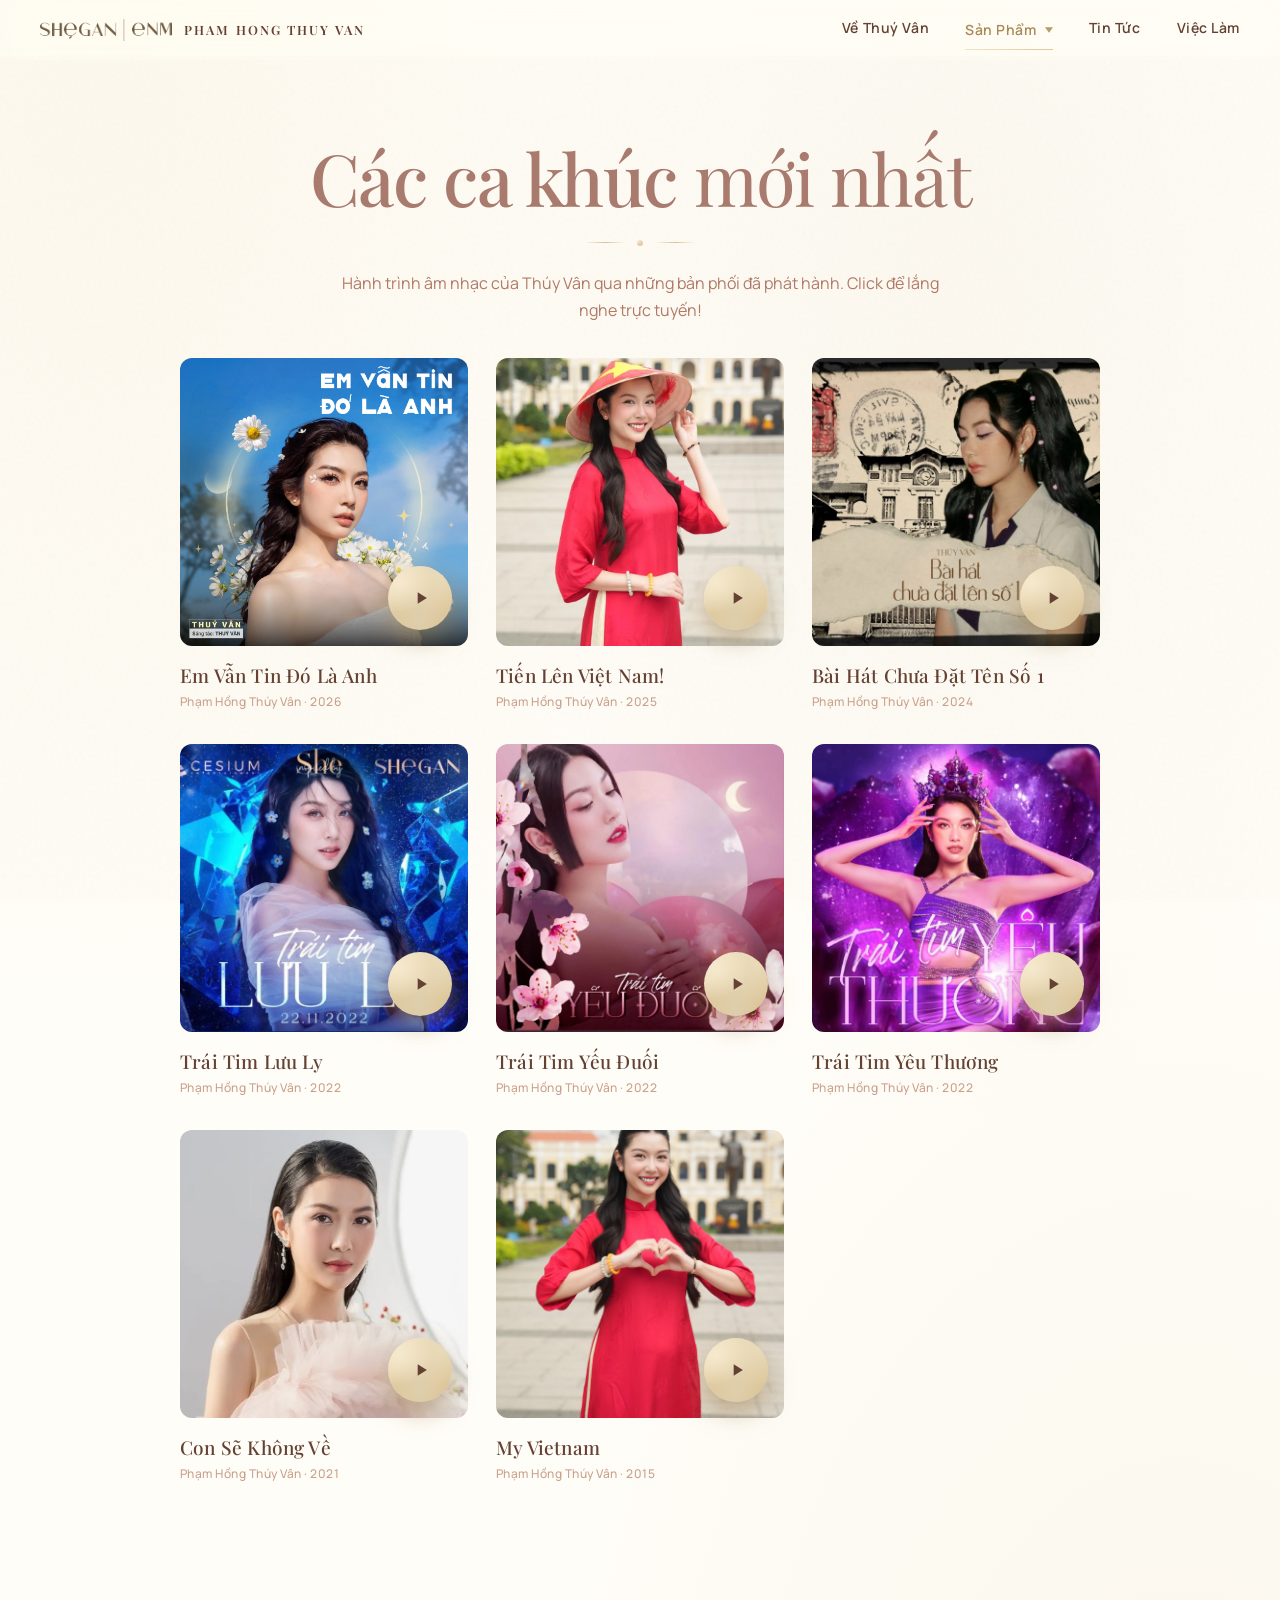
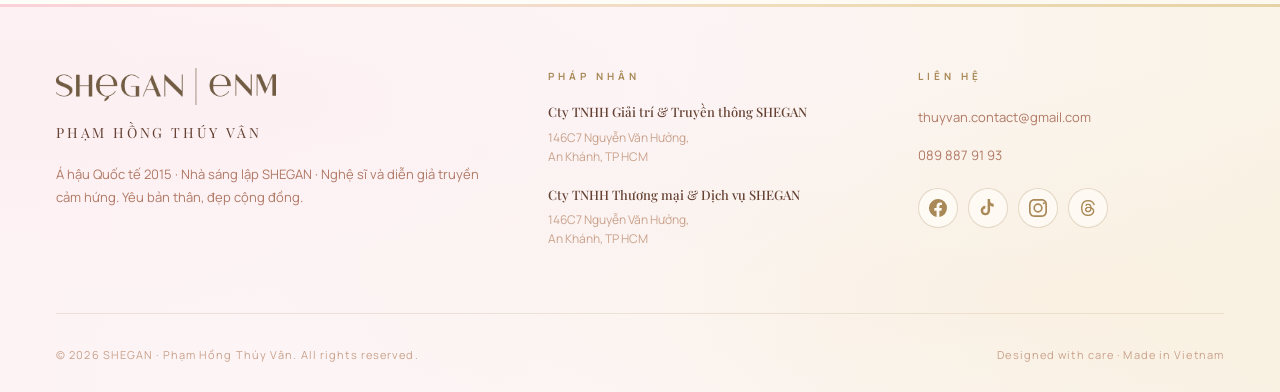
<file: website/music.html>
<!DOCTYPE html>
<html lang="vi">
<head>
<meta charset="UTF-8">
<meta name="viewport" content="width=device-width, initial-scale=1.0">
<title>Âm Nhạc — Phạm Hồng Thúy Vân</title>
<meta name="description" content="Âm Nhạc — Các ca khúc đã phát hành của Phạm Hồng Thúy Vân. Nghe ngay trên trang.">
<link rel="preconnect" href="https://fonts.googleapis.com">
<link rel="preconnect" href="https://fonts.gstatic.com" crossorigin>
<link href="https://fonts.googleapis.com/css2?family=Playfair+Display:ital,wght@0,400;0,500;0,600;0,700;0,800;0,900;1,400;1,500;1,700&family=Manrope:wght@200;300;400;500;600;700;800&display=swap" rel="stylesheet">
<link rel="stylesheet" href="style.css">
<style>
  /* ============ HEADER — GLASS CREAM (over light section 1) ============ */
  body { padding-top: 0; }
  .site-header {
    position: relative;
    width: 100%;
    background: transparent;
    z-index: 1000;
  }
  .brand-name {
    font-family: var(--font-heading);
    font-size: clamp(12px, 1vw, 14px);
    font-weight: 600;
    letter-spacing: 0.16em;
    text-transform: uppercase;
    color: var(--warm-brown);
    white-space: nowrap;
  }
  .brand-logo { height: 22px; width: auto; display: block; }

  .header-nav {
    position: fixed; top: 0; left: 0; right: 0; z-index: 1000;
    background: rgba(253, 249, 242, 0.92);
    backdrop-filter: blur(20px) saturate(1.2);
    -webkit-backdrop-filter: blur(20px) saturate(1.2);
    border-bottom: 1px solid rgba(236, 217, 184, 0.5);
    transition: box-shadow 0.3s ease;
    display: flex; align-items: center; justify-content: space-between;
    padding: 14px 40px;
    gap: 24px;
  }
  .header-nav.scrolled { box-shadow: 0 4px 20px rgba(139, 111, 63, 0.1); }
  .header-brand { display: flex; align-items: center; gap: 12px; text-decoration: none; }
  .header-right { display: flex; align-items: center; gap: 32px; }
  .header-menu { display: flex; gap: 36px; list-style: none; margin: 0; padding: 0; }
  .header-menu a {
    font-family: var(--font-body);
    font-size: 14px; font-weight: 700;
    color: var(--text-soft); text-decoration: none;
    letter-spacing: 0.04em;
    padding: 4px 0; position: relative;
    transition: color 0.3s ease;
  }
  .header-menu a::after {
    content: ''; position: absolute;
    bottom: -4px; left: 0; right: 0;
    height: 1px; background: var(--mesh-gold);
    transform: scaleX(0); transform-origin: right;
    transition: transform 0.4s cubic-bezier(.4,0,.2,1);
  }
  .header-menu a:hover::after { transform: scaleX(1); transform-origin: left; }
  .header-menu a.active { color: var(--antique-gold); }
  .header-menu a.active::after { transform: scaleX(1); }
  .header-utils { display: flex; align-items: center; gap: 8px; }
  .header-icon-btn {
    width: 32px; height: 32px;
    display: inline-flex; align-items: center; justify-content: center;
    background: transparent; border: 1px solid transparent;
    border-radius: 50%; color: var(--warm-brown);
    cursor: pointer; text-decoration: none;
    transition: all 0.3s ease;
  }
  .header-icon-btn:hover {
    background: var(--mesh-gold-subtle);
    border-color: var(--border); color: var(--antique-gold);
  }
  .header-icon-btn svg { width: 16px; height: 16px; }

  main { padding-top: 0; }

  /* Bỏ section-num "— 01 / Âm Nhạc —" trên cả desktop + mobile */
  .section-header .section-num { display: none !important; }

  /* Music section as section 1 — extra top padding to clear fixed header */
  section.home-section {
    padding: 140px 40px 120px;
    max-width: 1320px; margin: 0 auto;
    position: relative;
  }

  /* ============ MUSIC CARDS — Spotify-style (same as home) ============ */
  .home-section .music-grid {
    display: grid !important;
    grid-template-columns: repeat(3, 1fr);
    gap: 32px 28px;
    max-width: 920px;
    margin: 0 auto;
  }
  .home-section .music-card {
    background: transparent !important;
    border: none !important;
    border-radius: 0 !important;
    padding: 0 !important;
    display: block !important;
    min-height: 0 !important;
    cursor: pointer;
    transition: transform 0.3s ease;
    box-shadow: none !important;
  }
  .home-section .music-card[data-yt]:focus-visible {
    outline: 2px solid var(--antique-gold);
    outline-offset: 6px;
    border-radius: 12px;
  }
  .home-section .music-cover-wrap {
    position: relative;
    aspect-ratio: 1;
    margin-bottom: 18px;
    transition: transform 0.35s ease;
  }
  .home-section .music-card:hover .music-cover-wrap { transform: translateY(-4px); }
  .home-section .music-cover {
    position: absolute; inset: 0;
    background-size: cover; background-position: center;
    border-radius: 12px;
  }
  .home-section .music-play {
    position: absolute;
    right: 16px; bottom: 16px;
    width: 64px; height: 64px;
    border-radius: 50%;
    background: var(--mesh-gold);
    color: var(--deep-brown);
    border: none;
    display: flex; align-items: center; justify-content: center;
    box-shadow: 0 10px 24px rgba(168, 137, 87, 0.55);
    cursor: pointer;
    pointer-events: none;
    transition: transform 0.3s ease, box-shadow 0.3s ease;
  }
  .home-section .music-card:hover .music-play {
    transform: translateY(-4px);
    box-shadow: 0 16px 30px rgba(168, 137, 87, 0.65);
  }
  .home-section .music-play svg {
    width: 20px; height: 20px; fill: currentColor; margin-left: 2px;
  }
  .home-section .music-play .icon-pause { display: none; margin-left: 0; }
  .home-section .music-card.playing .music-play .icon-play { display: none; }
  .home-section .music-card.playing .music-play .icon-pause { display: block; }
  .home-section .music-card.playing .music-play {
    transform: translateY(-4px);
    animation: musicPlayPulse 2.2s ease-in-out infinite;
  }
  .home-section .music-card.playing .music-title { color: var(--royal-gold); }
  @keyframes musicPlayPulse {
    0%, 100% {
      box-shadow: 0 10px 22px rgba(168, 137, 87, 0.6),
                  0 0 0 0 rgba(168, 137, 87, 0.5);
    }
    50% {
      box-shadow: 0 14px 28px rgba(168, 137, 87, 0.75),
                  0 0 0 10px rgba(168, 137, 87, 0);
    }
  }
  .home-section .music-title {
    font-family: var(--font-heading);
    font-size: 19px; font-weight: 500;
    color: var(--deep-brown);
    line-height: 1.25;
    margin: 0 0 4px;
    transition: color 0.3s ease;
  }
  .home-section .music-meta {
    font-family: var(--font-body);
    font-size: 12px; font-weight: 500;
    color: var(--text-muted);
    margin: 0;
    letter-spacing: 0.04em;
  }
  @media (max-width: 900px) {
    .home-section .music-grid { grid-template-columns: repeat(2, 1fr); gap: 22px 14px; }
    .home-section .music-play { width: 52px; height: 52px; right: 12px; bottom: 12px; }
    .home-section .music-title { font-size: 15px; }
    .home-section .music-meta { font-size: 13px; font-weight: 600; }
  }
  /* Keep 2 columns even on very narrow phones */

  /* Hide the iframe visually but keep it rendered so audio plays */
  .music-player {
    position: absolute;
    width: 1px; height: 1px;
    left: -9999px; top: 0;
    opacity: 0;
    pointer-events: none;
    overflow: hidden;
  }


  /* Footer (3-col synced with other pages) */
  .footer-wrap { width: 100%; padding: 0; }
  .footer-wrap .site-footer { border-radius: 0; }
  .footer-top.footer-top-3col {
    grid-template-columns: 1.4fr 1fr 1fr;
    gap: 64px;
  }

  @media (max-width: 900px) {
    .header-nav { padding: 10px 20px; gap: 12px; flex-wrap: wrap; }
    .header-right { gap: 16px; }
    .header-menu { gap: 16px; flex-wrap: wrap; }
    .header-menu a { font-size: 13px; font-weight: 700; }
    section.home-section { padding: 100px 24px 60px; }
    .footer-top.footer-top-3col { grid-template-columns: 1fr; gap: 32px; }
  }
</style>
</head>
<body>

<!-- ============ HEADER ============ -->
<header class="site-header">
  <div class="header-blur-layer" id="headerBlur"></div>
  <nav class="header-nav" id="siteHeader">
    <a href="index.html" class="header-brand">
      <img src="assets/logo-enm.webp" alt="SHEGAN ENM" class="brand-logo">
      <span class="brand-name">Pham Hong Thuy Van</span>
    </a>
    <div class="header-right">
      <ul class="header-menu">
        <li><a href="about.html">Về Thuý Vân</a></li>
        <li class="has-dropdown">
          <a href="music.html" class="active">Sản Phẩm
            <svg class="dropdown-caret" viewBox="0 0 12 8" fill="currentColor" aria-hidden="true"><path d="M6 8 0 0h12z"/></svg>
          </a>
          <ul class="header-dropdown">
            <li><a href="music.html" class="active">Âm Nhạc</a></li>
            <li><a href="shegan.html">SHeGAN</a></li>
            <li><a href="elearning.html">E-Learning</a></li>
          </ul>
        </li>
        <li><a href="news.html">Tin Tức</a></li>
        <li><a href="careers.html">Việc Làm</a></li>
      </ul>
    </div>
      <button class="header-hamburger" type="button" aria-label="Mở menu">
        <svg class="icon-open" viewBox="0 0 24 24" fill="none" stroke="currentColor" stroke-width="2.5" stroke-linecap="round"><path d="M4 7h16M4 12h16M4 17h16"/></svg>
        <svg class="icon-close" viewBox="0 0 24 24" fill="none" stroke="currentColor" stroke-width="2.5" stroke-linecap="round"><path d="M6 6l12 12M6 18L18 6"/></svg>
      </button>
  </nav>
</header>

<main>

  <!-- ============ SECTION 1 — MUSIC ============ -->
  <section class="home-section" id="music">
    <div class="section-header">
      <span class="section-num">— 01 / Âm Nhạc —</span>
      <h2 class="section-title">Các ca khúc <em>mới nhất</em></h2>
      <div class="divider-ornament"><span></span></div>
      <p class="section-desc">Hành trình âm nhạc của Thúy Vân qua những bản phối đã phát hành. Click để lắng nghe trực tuyến!</p>
    </div>

    <div class="music-grid">
      <div class="music-card" data-yt="gtoiMOfbnVk" role="button" tabindex="0" aria-label="Nghe bài Em Vẫn Tin Đó Là Anh">
        <div class="music-cover-wrap">
          <div class="music-cover" style="background-image: url('assets/music/em-van-tin-do-la-anh.webp');"></div>
          <button class="music-play" type="button" tabindex="-1" aria-hidden="true">
            <svg class="icon-play" viewBox="0 0 24 24"><path d="M8 5v14l11-7z"/></svg>
            <svg class="icon-pause" viewBox="0 0 24 24"><path d="M6 5h4v14H6zM14 5h4v14h-4z"/></svg>
          </button>
        </div>
        <h4 class="music-title">Em Vẫn Tin Đó Là Anh</h4>
        <p class="music-meta">Phạm Hồng Thúy Vân · 2026</p>
        <div class="music-player" aria-hidden="true"></div>
      </div>

      <div class="music-card" data-yt="EUVNz9dcaoA" role="button" tabindex="0" aria-label="Nghe bài Tiến Lên Việt Nam">
        <div class="music-cover-wrap">
          <div class="music-cover" style="background-image: url('assets/music/tien-len-viet-nam.webp');"></div>
          <button class="music-play" type="button" tabindex="-1" aria-hidden="true">
            <svg class="icon-play" viewBox="0 0 24 24"><path d="M8 5v14l11-7z"/></svg>
            <svg class="icon-pause" viewBox="0 0 24 24"><path d="M6 5h4v14H6zM14 5h4v14h-4z"/></svg>
          </button>
        </div>
        <h4 class="music-title">Tiến Lên Việt Nam!</h4>
        <p class="music-meta">Phạm Hồng Thúy Vân · 2025</p>
        <div class="music-player" aria-hidden="true"></div>
      </div>

      <div class="music-card" data-yt="GyrsOmvOipI" role="button" tabindex="0" aria-label="Nghe bài Bài Hát Chưa Đặt Tên Số 1">
        <div class="music-cover-wrap">
          <div class="music-cover" style="background-image: url('assets/music/bai-hat-chua-dat-ten-so-1.webp');"></div>
          <button class="music-play" type="button" tabindex="-1" aria-hidden="true">
            <svg class="icon-play" viewBox="0 0 24 24"><path d="M8 5v14l11-7z"/></svg>
            <svg class="icon-pause" viewBox="0 0 24 24"><path d="M6 5h4v14H6zM14 5h4v14h-4z"/></svg>
          </button>
        </div>
        <h4 class="music-title">Bài Hát Chưa Đặt Tên Số 1</h4>
        <p class="music-meta">Phạm Hồng Thúy Vân · 2024</p>
        <div class="music-player" aria-hidden="true"></div>
      </div>

      <div class="music-card" data-yt="vggFAD9AO3U" role="button" tabindex="0" aria-label="Nghe bài Trái Tim Lưu Ly">
        <div class="music-cover-wrap">
          <div class="music-cover" style="background-image: url('assets/music/trai-tim-luu-ly.webp');"></div>
          <button class="music-play" type="button" tabindex="-1" aria-hidden="true">
            <svg class="icon-play" viewBox="0 0 24 24"><path d="M8 5v14l11-7z"/></svg>
            <svg class="icon-pause" viewBox="0 0 24 24"><path d="M6 5h4v14H6zM14 5h4v14h-4z"/></svg>
          </button>
        </div>
        <h4 class="music-title">Trái Tim Lưu Ly</h4>
        <p class="music-meta">Phạm Hồng Thúy Vân · 2022</p>
        <div class="music-player" aria-hidden="true"></div>
      </div>

      <div class="music-card" data-yt="hX4aJ3mgTn8" role="button" tabindex="0" aria-label="Nghe bài Trái Tim Yếu Đuối">
        <div class="music-cover-wrap">
          <div class="music-cover" style="background-image: url('assets/music/trai-tim-yeu-duoi.webp');"></div>
          <button class="music-play" type="button" tabindex="-1" aria-hidden="true">
            <svg class="icon-play" viewBox="0 0 24 24"><path d="M8 5v14l11-7z"/></svg>
            <svg class="icon-pause" viewBox="0 0 24 24"><path d="M6 5h4v14H6zM14 5h4v14h-4z"/></svg>
          </button>
        </div>
        <h4 class="music-title">Trái Tim Yếu Đuối</h4>
        <p class="music-meta">Phạm Hồng Thúy Vân · 2022</p>
        <div class="music-player" aria-hidden="true"></div>
      </div>

      <div class="music-card" data-yt="t0EgveIEtyU" role="button" tabindex="0" aria-label="Nghe bài Trái Tim Yêu Thương">
        <div class="music-cover-wrap">
          <div class="music-cover" style="background-image: url('assets/music/trai-tim-yeu-thuong.webp');"></div>
          <button class="music-play" type="button" tabindex="-1" aria-hidden="true">
            <svg class="icon-play" viewBox="0 0 24 24"><path d="M8 5v14l11-7z"/></svg>
            <svg class="icon-pause" viewBox="0 0 24 24"><path d="M6 5h4v14H6zM14 5h4v14h-4z"/></svg>
          </button>
        </div>
        <h4 class="music-title">Trái Tim Yêu Thương</h4>
        <p class="music-meta">Phạm Hồng Thúy Vân · 2022</p>
        <div class="music-player" aria-hidden="true"></div>
      </div>

      <div class="music-card" data-yt="O7ulohxXrnc" role="button" tabindex="0" aria-label="Nghe bài Con Sẽ Không Về">
        <div class="music-cover-wrap">
          <div class="music-cover" style="background-image: url('assets/music/con-se-khong-ve.webp');"></div>
          <button class="music-play" type="button" tabindex="-1" aria-hidden="true">
            <svg class="icon-play" viewBox="0 0 24 24"><path d="M8 5v14l11-7z"/></svg>
            <svg class="icon-pause" viewBox="0 0 24 24"><path d="M6 5h4v14H6zM14 5h4v14h-4z"/></svg>
          </button>
        </div>
        <h4 class="music-title">Con Sẽ Không Về</h4>
        <p class="music-meta">Phạm Hồng Thúy Vân · 2021</p>
        <div class="music-player" aria-hidden="true"></div>
      </div>

      <div class="music-card" data-yt="JGPESk9IoUg" role="button" tabindex="0" aria-label="Nghe bài My Vietnam">
        <div class="music-cover-wrap">
          <div class="music-cover" style="background-image: url('assets/music/my-vietnam.webp');"></div>
          <button class="music-play" type="button" tabindex="-1" aria-hidden="true">
            <svg class="icon-play" viewBox="0 0 24 24"><path d="M8 5v14l11-7z"/></svg>
            <svg class="icon-pause" viewBox="0 0 24 24"><path d="M6 5h4v14H6zM14 5h4v14h-4z"/></svg>
          </button>
        </div>
        <h4 class="music-title">My Vietnam</h4>
        <p class="music-meta">Phạm Hồng Thúy Vân · 2015</p>
        <div class="music-player" aria-hidden="true"></div>
      </div>

    </div>
  </section>

</main>

<!-- ============ FOOTER ============ -->
<div class="footer-wrap">
  <footer class="site-footer">
    <div class="footer-top footer-top-3col">
      <div class="footer-brand-col">
        <img src="assets/logo-enm.webp" alt="SHEGAN ENM" class="brand-img on-dark" style="max-width: 220px; margin-bottom: 16px;">
        <div class="footer-name">Phạm Hồng Thúy Vân</div>
        <p>Á hậu Quốc tế 2015 · Nhà sáng lập SHEGAN · Nghệ sĩ và diễn giả truyền cảm hứng. Yêu bản thân, đẹp cộng đồng.</p>
      </div>

      <div class="footer-col">
        <div class="footer-col-title">Pháp nhân</div>
        <div class="footer-company">
          <div class="footer-company-name">Cty TNHH Giải trí &amp; Truyền thông SHEGAN</div>
          <div class="footer-company-addr">146C7 Nguyễn Văn Hưởng,<br>An Khánh, TP HCM</div>
        </div>
        <div class="footer-company">
          <div class="footer-company-name">Cty TNHH Thương mại &amp; Dịch vụ SHEGAN</div>
          <div class="footer-company-addr">146C7 Nguyễn Văn Hưởng,<br>An Khánh, TP HCM</div>
        </div>
      </div>

      <div class="footer-col">
        <div class="footer-col-title">Liên hệ</div>
        <ul>
          <li><a href="mailto:thuyvan.contact@gmail.com">thuyvan.contact@gmail.com</a></li>
          <li><a href="tel:0898879193">089 887 91 93</a></li>
        </ul>
        <div class="footer-socials">
          <a href="https://www.facebook.com/phamhongthuyvan" target="_blank" rel="noopener" class="social-btn" aria-label="Facebook">
            <svg viewBox="0 0 24 24" fill="currentColor"><path d="M24 12a12 12 0 1 0-13.9 11.9v-8.4H7.1V12h3v-2.6c0-3 1.8-4.6 4.5-4.6 1.3 0 2.7.2 2.7.2v2.9h-1.5c-1.5 0-2 .9-2 1.9V12h3.3l-.5 3.5h-2.8v8.4A12 12 0 0 0 24 12z"/></svg>
          </a>
          <a href="https://www.tiktok.com/@phamhong.thuyvan" target="_blank" rel="noopener" class="social-btn" aria-label="TikTok">
            <svg viewBox="0 0 24 24" fill="currentColor"><path d="M19.6 6.3a4.8 4.8 0 0 1-4.8-4.8V0h-3.3v15.5a3 3 0 1 1-3-3v-3.4a6.3 6.3 0 1 0 6.3 6.3V8.8a8 8 0 0 0 4.8 1.6V7.1c-.2-.2-.4-.5 0-.8z"/></svg>
          </a>
          <a href="https://www.instagram.com/phamhongthuyvan/" target="_blank" rel="noopener" class="social-btn" aria-label="Instagram">
            <svg viewBox="0 0 24 24" fill="currentColor"><path d="M12 2.2c3.2 0 3.6 0 4.8.1 1.2.1 1.8.2 2.2.4.6.2 1 .5 1.4.9.4.4.7.9.9 1.4.2.4.4 1.1.4 2.2.1 1.2.1 1.6.1 4.8s0 3.6-.1 4.8c-.1 1.2-.2 1.8-.4 2.2-.2.6-.5 1-.9 1.4-.4.4-.9.7-1.4.9-.4.2-1.1.4-2.2.4-1.2.1-1.6.1-4.8.1s-3.6 0-4.8-.1c-1.2-.1-1.8-.2-2.2-.4-.6-.2-1-.5-1.4-.9-.4-.4-.7-.9-.9-1.4-.2-.4-.4-1.1-.4-2.2-.1-1.2-.1-1.6-.1-4.8s0-3.6.1-4.8c.1-1.2.2-1.8.4-2.2.2-.6.5-1 .9-1.4.4-.4.9-.7 1.4-.9.4-.2 1.1-.4 2.2-.4 1.2-.1 1.6-.1 4.8-.1M12 0C8.7 0 8.3 0 7.1.1 5.8.1 5 .3 4.2.6c-.8.3-1.5.7-2.2 1.4C1.3 2.7.9 3.4.6 4.2.3 5 .1 5.8.1 7.1 0 8.3 0 8.7 0 12s0 3.7.1 4.9c.1 1.3.3 2.1.6 2.9.3.8.7 1.5 1.4 2.2.7.7 1.4 1.1 2.2 1.4.8.3 1.6.5 2.9.6C8.3 24 8.7 24 12 24s3.7 0 4.9-.1c1.3-.1 2.1-.3 2.9-.6.8-.3 1.5-.7 2.2-1.4.7-.7 1.1-1.4 1.4-2.2.3-.8.5-1.6.6-2.9.1-1.3.1-1.7.1-4.9s0-3.7-.1-4.9c-.1-1.3-.3-2.1-.6-2.9-.3-.8-.7-1.5-1.4-2.2C21.3 1.3 20.6.9 19.8.6 19 .3 18.2.1 16.9.1 15.7 0 15.3 0 12 0zm0 5.8a6.2 6.2 0 1 0 0 12.4 6.2 6.2 0 0 0 0-12.4zm0 10.2a4 4 0 1 1 0-8 4 4 0 0 1 0 8zM19.8 4.2a1.4 1.4 0 1 0 0 2.9 1.4 1.4 0 0 0 0-2.9z"/></svg>
          </a>
          <a href="https://www.threads.com/@phamhongthuyvan" target="_blank" rel="noopener" class="social-btn" aria-label="Threads">
            <span class="social-img" aria-hidden="true"></span>
          </a>
        </div>
      </div>
    </div>

    <div class="footer-bottom">
      <div class="footer-copy">© 2026 SHEGAN · Phạm Hồng Thúy Vân. All rights reserved.</div>
      <div class="footer-copy">Designed with care · Made in Vietnam</div>
    </div>
  </footer>
</div>

<script>
  // Sticky header shadow on scroll
  (function() {
    var hdr = document.getElementById('siteHeader');
    var blur = document.getElementById('headerBlur');
    if (!hdr) return;
    var scrolled = false;
    window.addEventListener('scroll', function() {
      var shouldBeScrolled = window.scrollY > 20;
      if (shouldBeScrolled !== scrolled) {
        scrolled = shouldBeScrolled;
        hdr.classList.toggle('scrolled', scrolled);
        if (blur) blur.classList.toggle('scrolled', scrolled);
      }
    }, { passive: true });
  })();

  // Smooth scroll for in-page anchors
  document.querySelectorAll('a[href^="#"]').forEach(function(a) {
    a.addEventListener('click', function(e) {
      var id = a.getAttribute('href').slice(1);
      if (!id) return;
      var target = document.getElementById(id);
      if (!target) return;
      e.preventDefault();
      var hdr = document.getElementById('siteHeader');
      var hdrH = hdr ? hdr.offsetHeight : 0;
      window.scrollTo({
        top: target.offsetTop - hdrH - 8,
        behavior: 'smooth'
      });
    });
  });

  // Music cards — lazy-load YouTube IFrame API on first play, keep card visual as facade
  (function() {
    var apiLoaded = false;
    var apiReady = false;
    var apiCallbacks = [];
    var players = {};

    function loadApi(cb) {
      if (apiReady) { cb(); return; }
      apiCallbacks.push(cb);
      if (apiLoaded) return;
      apiLoaded = true;
      var tag = document.createElement('script');
      tag.src = 'https://www.youtube.com/iframe_api';
      document.head.appendChild(tag);
    }

    var prevHandler = window.onYouTubeIframeAPIReady;
    window.onYouTubeIframeAPIReady = function() {
      apiReady = true;
      apiCallbacks.forEach(function(cb) { cb(); });
      apiCallbacks = [];
      if (typeof prevHandler === 'function') prevHandler();
    };

    function stopOthers(exceptId) {
      Object.keys(players).forEach(function(id) {
        if (id === exceptId) return;
        var p = players[id];
        if (p && typeof p.stopVideo === 'function') {
          try { p.stopVideo(); } catch (e) {}
        }
        var c = document.querySelector('[data-card-id="' + id + '"]');
        if (c) c.classList.remove('playing');
      });
    }

    function toggle(card) {
      var videoId = card.getAttribute('data-yt');
      if (!videoId) return;
      var cardId = card.getAttribute('data-card-id');
      if (!cardId) {
        cardId = 'ytc-' + Math.random().toString(36).slice(2, 9);
        card.setAttribute('data-card-id', cardId);
      }

      if (players[cardId]) {
        var state = -1;
        try { state = players[cardId].getPlayerState(); } catch (e) {}
        if (state === 1) {
          players[cardId].pauseVideo();
          card.classList.remove('playing');
        } else {
          stopOthers(cardId);
          players[cardId].playVideo();
          card.classList.add('playing');
        }
        return;
      }

      stopOthers(cardId);
      card.classList.add('playing');
      var mount = card.querySelector('.music-player');
      if (!mount) return;
      var mountId = 'ytm-' + cardId;
      mount.innerHTML = '<div id="' + mountId + '"></div>';

      loadApi(function() {
        players[cardId] = new YT.Player(mountId, {
          videoId: videoId,
          playerVars: {
            autoplay: 1, rel: 0, modestbranding: 1, playsinline: 1
          },
          events: {
            onReady: function(e) { e.target.playVideo(); },
            onStateChange: function(e) {
              if (e.data === 0) card.classList.remove('playing');
              else if (e.data === 2) card.classList.remove('playing');
              else if (e.data === 1) card.classList.add('playing');
            }
          }
        });
      });
    }

    document.querySelectorAll('.music-card[data-yt]').forEach(function(card) {
      card.addEventListener('click', function(e) {
        if (e.target.closest('.music-player')) return;
        toggle(card);
      });
      card.addEventListener('keydown', function(e) {
        if (e.key === 'Enter' || e.key === ' ') {
          e.preventDefault();
          toggle(card);
        }
      });
    });
  })();

  // Mobile hamburger toggle
  (function() {
    var hdr = document.getElementById('siteHeader');
    var btn = hdr ? hdr.querySelector('.header-hamburger') : null;
    if (!hdr || !btn) return;
    btn.addEventListener('click', function() {
      hdr.classList.toggle('menu-open');
    });
    hdr.querySelectorAll('.header-menu a').forEach(function(a) {
      a.addEventListener('click', function() {
        hdr.classList.remove('menu-open');
      });
    });
  })();

</script>

</body>
</html>
</file>
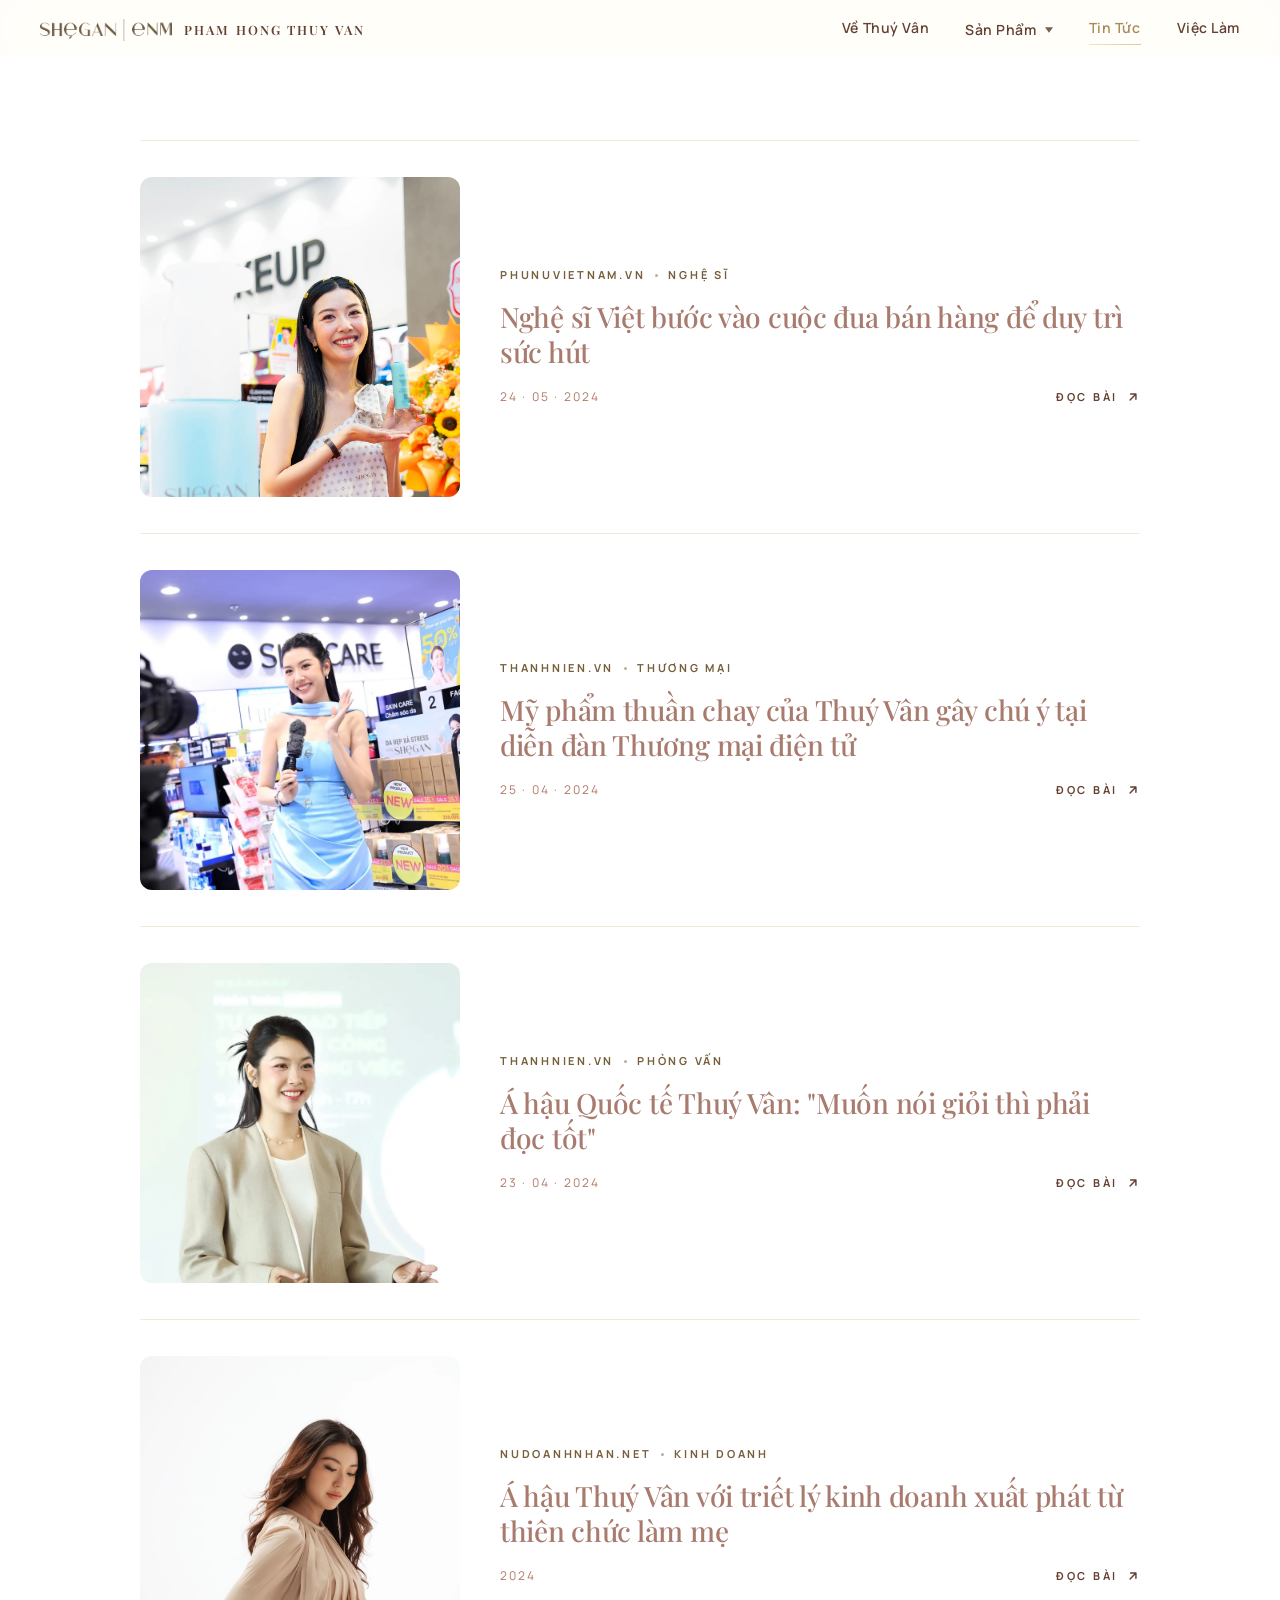
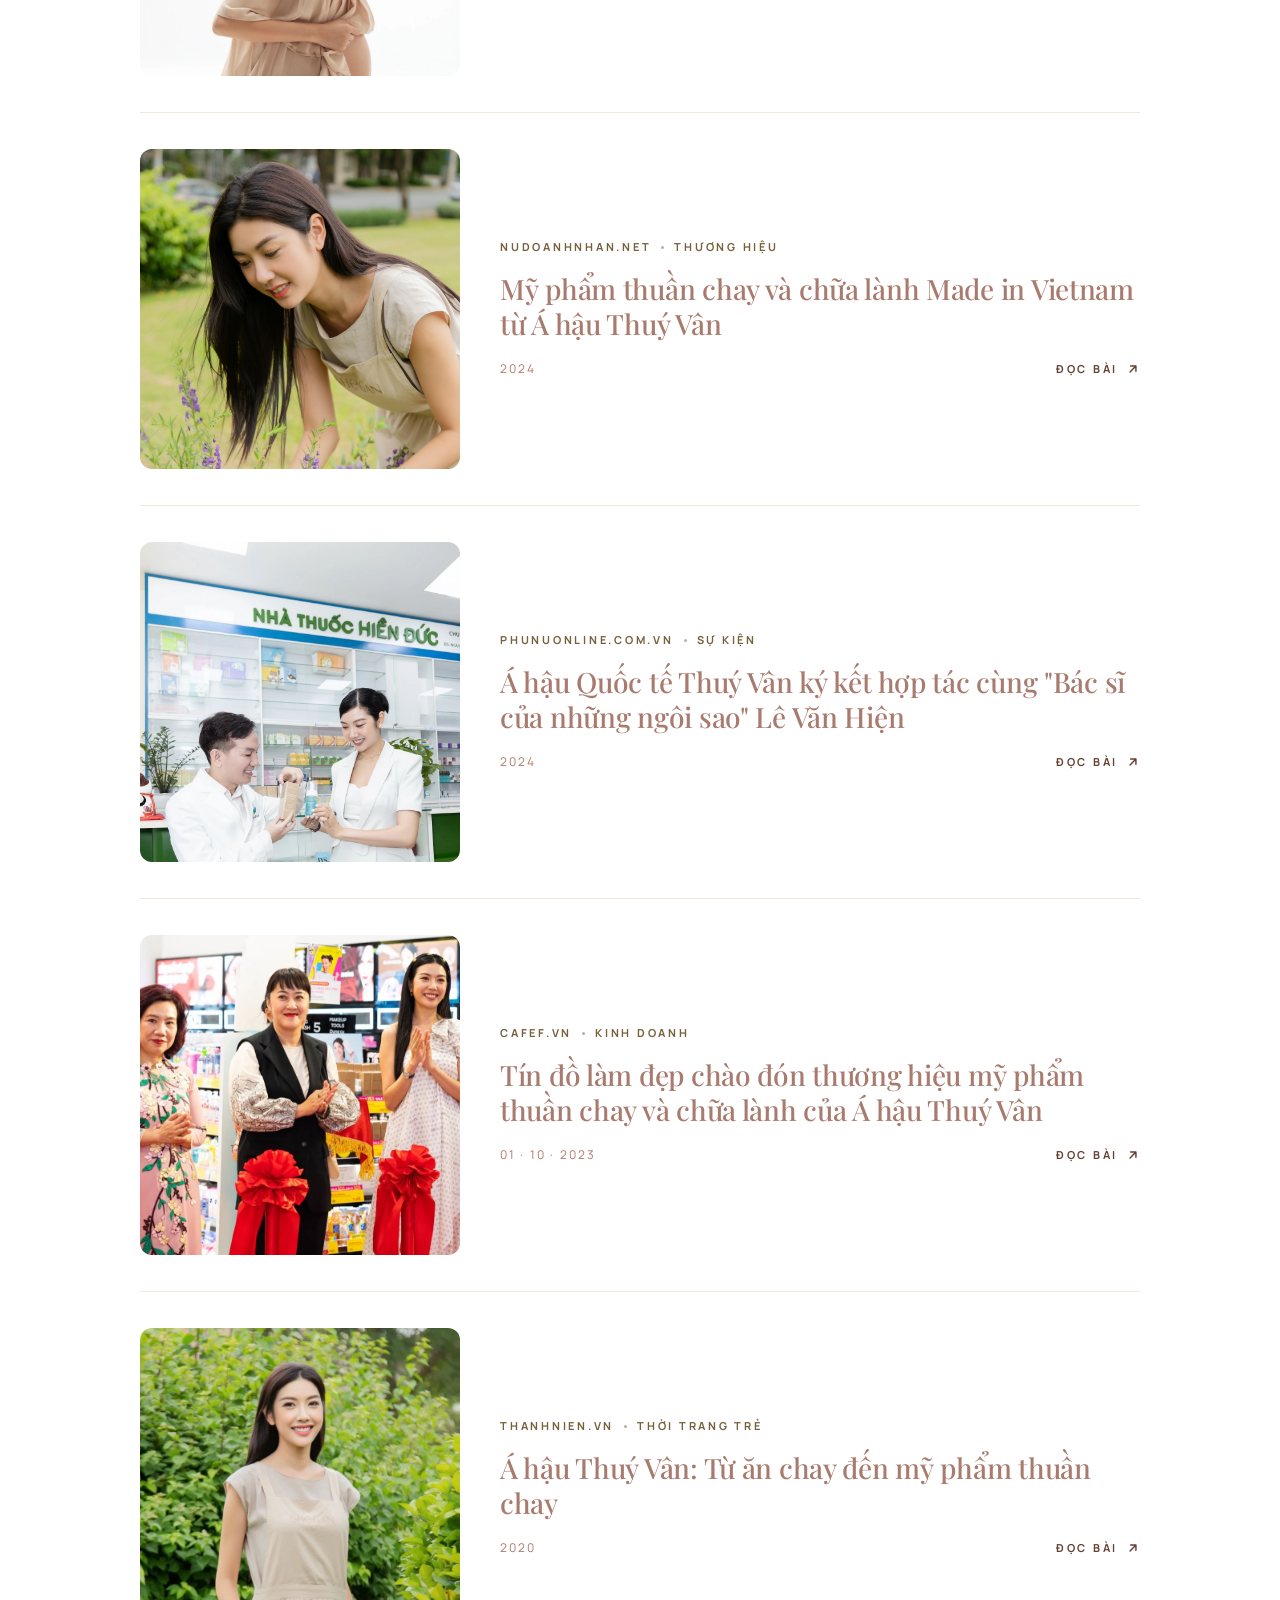
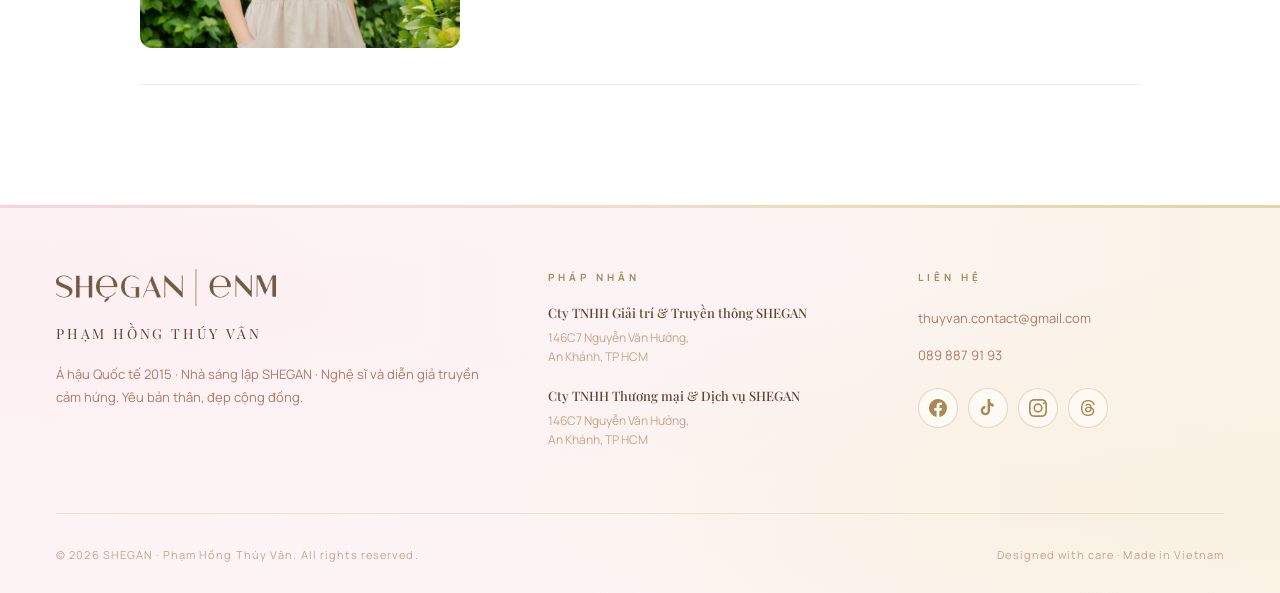
<file: website/news.html>
<!DOCTYPE html>
<html lang="vi">
<head>
<meta charset="UTF-8">
<meta name="viewport" content="width=device-width, initial-scale=1.0">
<title>Tin Tức — Phạm Hồng Thúy Vân</title>
<meta name="description" content="Tin Tức — Các bài báo về Phạm Hồng Thúy Vân và thương hiệu SHEGAN trên báo chí.">
<link rel="preconnect" href="https://fonts.googleapis.com">
<link rel="preconnect" href="https://fonts.gstatic.com" crossorigin>
<link href="https://fonts.googleapis.com/css2?family=Playfair+Display:ital,wght@0,400;0,500;0,600;0,700;0,800;0,900;1,400;1,500;1,700&family=Manrope:wght@200;300;400;500;600;700;800&display=swap" rel="stylesheet">
<link rel="stylesheet" href="style.css">
<style>
  /* ============ HEADER — GLASS CREAM ============ */
  body {
    padding-top: 0;
    background: var(--white);
  }
  body::before { display: none; }
  .site-header {
    position: relative; width: 100%;
    background: transparent;
    z-index: 1000;
  }
  .brand-name {
    font-family: var(--font-heading);
    font-size: clamp(12px, 1vw, 14px);
    font-weight: 600;
    letter-spacing: 0.16em;
    text-transform: uppercase;
    color: var(--warm-brown);
    white-space: nowrap;
  }
  .brand-logo { height: 22px; width: auto; display: block; }
  .header-nav {
    position: fixed; top: 0; left: 0; right: 0; z-index: 1000;
    background: rgba(253, 249, 242, 0.92);
    backdrop-filter: blur(20px) saturate(1.2);
    -webkit-backdrop-filter: blur(20px) saturate(1.2);
    border-bottom: 1px solid rgba(236, 217, 184, 0.5);
    transition: box-shadow 0.3s ease;
    display: flex; align-items: center; justify-content: space-between;
    padding: 14px 40px;
    gap: 24px;
  }
  .header-nav.scrolled { box-shadow: 0 4px 20px rgba(139, 111, 63, 0.1); }
  .header-brand { display: flex; align-items: center; gap: 12px; text-decoration: none; }
  .header-right { display: flex; align-items: center; gap: 32px; }
  .header-menu { display: flex; gap: 36px; list-style: none; margin: 0; padding: 0; }
  .header-menu a {
    font-family: var(--font-body);
    font-size: 14px; font-weight: 700;
    color: var(--text-soft); text-decoration: none;
    letter-spacing: 0.04em;
    padding: 4px 0; position: relative;
    transition: color 0.3s ease;
  }
  .header-menu a::after {
    content: ''; position: absolute;
    bottom: -4px; left: 0; right: 0;
    height: 1px; background: var(--mesh-gold);
    transform: scaleX(0); transform-origin: right;
    transition: transform 0.4s cubic-bezier(.4,0,.2,1);
  }
  .header-menu a:hover::after { transform: scaleX(1); transform-origin: left; }
  .header-menu a.active { color: var(--antique-gold); }
  .header-menu a.active::after { transform: scaleX(1); }
  .header-utils { display: flex; align-items: center; gap: 8px; }
  .header-icon-btn {
    width: 32px; height: 32px;
    display: inline-flex; align-items: center; justify-content: center;
    background: transparent; border: 1px solid transparent;
    border-radius: 50%; color: var(--warm-brown);
    cursor: pointer; text-decoration: none;
    transition: all 0.3s ease;
  }
  .header-icon-btn:hover {
    background: var(--mesh-gold-subtle);
    border-color: var(--border); color: var(--antique-gold);
  }
  .header-icon-btn svg { width: 16px; height: 16px; }

  main { padding-top: 0; }

  /* ============ NEWS PAGE ============ */
  .news-section {
    padding: 140px 40px 120px;
    max-width: 1080px;
    margin: 0 auto;
  }
  .news-section-head {
    text-align: center;
    margin-bottom: 64px;
  }
  .news-section-head .section-num {
    display: inline-block; margin-bottom: 12px;
    font-family: var(--font-body);
    font-size: 11px; font-weight: 600;
    letter-spacing: 0.4em; text-transform: uppercase;
    color: var(--antique-gold);
  }
  .news-section-head h1 {
    font-family: var(--font-heading);
    font-size: clamp(48px, 6vw, 84px);
    line-height: 1.05;
    letter-spacing: -0.02em;
    color: var(--heading);
    font-weight: 500;
    margin: 0;
  }
  .news-section-head h1 em {
    font-style: italic; font-weight: 400;
    color: var(--heading);
  }

  .news-list {
    display: flex; flex-direction: column;
    gap: 0;
  }
  .news-item {
    display: grid;
    grid-template-columns: 320px 1fr;
    gap: 40px;
    align-items: center;
    padding: 36px 0;
    border-top: 1px solid var(--border-soft);
    text-decoration: none;
    color: inherit;
    transition: background 0.3s ease;
  }
  .news-item:last-child {
    border-bottom: 1px solid var(--border-soft);
  }
  .news-item:hover {
    background: rgba(244, 228, 193, 0.18);
  }
  .news-item-img {
    aspect-ratio: 1 / 1;
    border-radius: 12px;
    background-size: cover;
    background-position: center top;
    background-color: var(--porcelain);
    transition: transform 0.4s ease;
  }
  .news-item:hover .news-item-img {
    transform: scale(1.02);
  }
  .news-item-body { min-width: 0; }
  .news-item-meta {
    display: flex; align-items: center; gap: 10px;
    font-family: var(--font-body);
    font-size: 11px; font-weight: 700;
    letter-spacing: 0.25em; text-transform: uppercase;
    color: var(--antique-gold);
    margin-bottom: 14px;
  }
  .news-item-meta .news-dot {
    width: 3px; height: 3px;
    border-radius: 50%;
    background: var(--antique-gold);
    opacity: 0.5;
  }
  .news-item h3 {
    font-family: var(--font-heading);
    font-size: clamp(22px, 2.4vw, 28px);
    line-height: 1.25;
    letter-spacing: -0.01em;
    color: var(--heading);
    font-weight: 500;
    margin: 0 0 18px;
  }
  .news-item-foot {
    display: flex; align-items: center; justify-content: space-between;
    gap: 16px;
  }
  .news-item-date {
    font-family: var(--font-body);
    font-size: 12px; letter-spacing: 0.18em;
    color: var(--text-soft);
  }
  .news-item-link {
    display: inline-flex; align-items: center; gap: 8px;
    font-family: var(--font-body);
    font-size: 11px; font-weight: 700;
    letter-spacing: 0.25em; text-transform: uppercase;
    color: var(--warm-brown);
    transition: color 0.3s ease;
  }
  .news-item:hover .news-item-link { color: var(--antique-gold); }
  .news-item-link svg { width: 14px; height: 14px; }

  .footer-wrap { width: 100%; padding: 0; }
  .footer-wrap .site-footer { border-radius: 0; }
  .footer-top.footer-top-3col { grid-template-columns: 1.4fr 1fr 1fr; gap: 64px; }

  @media (max-width: 900px) {
    .header-nav { padding: 10px 20px; gap: 12px; flex-wrap: wrap; }
    .header-right { gap: 16px; }
    .header-menu { gap: 16px; flex-wrap: wrap; }
    .header-menu a { font-size: 13px; font-weight: 700; }
    .news-section { padding: 110px 24px 80px; }
    .news-section-head { margin-bottom: 40px; }
    .news-item {
      grid-template-columns: 120px 1fr;
      gap: 16px;
      padding: 22px 0;
    }
    .news-item-img { aspect-ratio: 1 / 1; max-width: none; margin: 0; }
    .news-item h3 { font-size: 16px !important; line-height: 1.3 !important; margin-bottom: 10px; }
    .news-item-meta { font-size: 9px; letter-spacing: 0.2em; margin-bottom: 8px; }
    .news-item-date { font-size: 11px; letter-spacing: 0.12em; }
    .news-item-link { font-size: 10px; letter-spacing: 0.18em; gap: 6px; }
    .news-item-link svg { width: 12px; height: 12px; }
    .footer-top.footer-top-3col { grid-template-columns: 1fr; gap: 32px; }
  }
</style>
</head>
<body>

<header class="site-header">
  <div class="header-blur-layer" id="headerBlur"></div>
  <nav class="header-nav" id="siteHeader">
    <a href="index.html" class="header-brand">
      <img src="assets/logo-enm.webp" alt="SHEGAN ENM" class="brand-logo">
      <span class="brand-name">Pham Hong Thuy Van</span>
    </a>
    <div class="header-right">
      <ul class="header-menu">
        <li><a href="about.html">Về Thuý Vân</a></li>
        <li class="has-dropdown">
          <a href="music.html">Sản Phẩm
            <svg class="dropdown-caret" viewBox="0 0 12 8" fill="currentColor" aria-hidden="true"><path d="M6 8 0 0h12z"/></svg>
          </a>
          <ul class="header-dropdown">
            <li><a href="music.html">Âm Nhạc</a></li>
            <li><a href="shegan.html">SHeGAN</a></li>
            <li><a href="elearning.html">E-Learning</a></li>
          </ul>
        </li>
        <li><a href="news.html" class="active">Tin Tức</a></li>
        <li><a href="careers.html">Việc Làm</a></li>
      </ul>
    </div>
      <button class="header-hamburger" type="button" aria-label="Mở menu">
        <svg class="icon-open" viewBox="0 0 24 24" fill="none" stroke="currentColor" stroke-width="2.5" stroke-linecap="round"><path d="M4 7h16M4 12h16M4 17h16"/></svg>
        <svg class="icon-close" viewBox="0 0 24 24" fill="none" stroke="currentColor" stroke-width="2.5" stroke-linecap="round"><path d="M6 6l12 12M6 18L18 6"/></svg>
      </button>
  </nav>
</header>

<main>

  <section class="news-section">
    <div class="news-list">

      <a href="https://phunuvietnam.vn/nghe-si-viet-buoc-vao-cuoc-dua-ban-hang-de-duy-tri-suc-hut-238260524141812101.htm" target="_blank" rel="noopener" class="news-item">
        <div class="news-item-img" style="background-image: url('assets/news/news-7-nghe-si-ban-hang.webp');"></div>
        <div class="news-item-body">
          <div class="news-item-meta">
            <span>phunuvietnam.vn</span><span class="news-dot"></span><span>Nghệ sĩ</span>
          </div>
          <h3>Nghệ sĩ Việt bước vào cuộc đua bán hàng để duy trì sức hút</h3>
          <div class="news-item-foot">
            <span class="news-item-date">24 · 05 · 2024</span>
            <span class="news-item-link">
              Đọc bài
              <svg viewBox="0 0 24 24" fill="none" stroke="currentColor" stroke-width="2.5" stroke-linecap="round" stroke-linejoin="round"><path d="M7 17L17 7M8 7h9v9"/></svg>
            </span>
          </div>
        </div>
      </a>

      <a href="https://thanhnien.vn/my-pham-thuan-chay-cua-thuy-van-gay-chu-y-tai-dien-dan-thuong-mai-dien-tu-185240425164046648.htm" target="_blank" rel="noopener" class="news-item">
        <div class="news-item-img" style="background-image: url('assets/news/news-2-my-pham-thuan-chay.webp');"></div>
        <div class="news-item-body">
          <div class="news-item-meta">
            <span>thanhnien.vn</span><span class="news-dot"></span><span>Thương mại</span>
          </div>
          <h3>Mỹ phẩm thuần chay của Thuý Vân gây chú ý tại diễn đàn Thương mại điện tử</h3>
          <div class="news-item-foot">
            <span class="news-item-date">25 · 04 · 2024</span>
            <span class="news-item-link">
              Đọc bài
              <svg viewBox="0 0 24 24" fill="none" stroke="currentColor" stroke-width="2.5" stroke-linecap="round" stroke-linejoin="round"><path d="M7 17L17 7M8 7h9v9"/></svg>
            </span>
          </div>
        </div>
      </a>

      <a href="https://thanhnien.vn/a-hau-quoc-te-thuy-van-muon-noi-gioi-thi-phai-doc-tot-185240423211359864.htm" target="_blank" rel="noopener" class="news-item">
        <div class="news-item-img" style="background-image: url('assets/news/news-4-noi-gioi-doc-tot.webp'); background-position: center 30%;"></div>
        <div class="news-item-body">
          <div class="news-item-meta">
            <span>thanhnien.vn</span><span class="news-dot"></span><span>Phỏng vấn</span>
          </div>
          <h3>Á hậu Quốc tế Thuý Vân: "Muốn nói giỏi thì phải đọc tốt"</h3>
          <div class="news-item-foot">
            <span class="news-item-date">23 · 04 · 2024</span>
            <span class="news-item-link">
              Đọc bài
              <svg viewBox="0 0 24 24" fill="none" stroke="currentColor" stroke-width="2.5" stroke-linecap="round" stroke-linejoin="round"><path d="M7 17L17 7M8 7h9v9"/></svg>
            </span>
          </div>
        </div>
      </a>

      <a href="https://nudoanhnhan.net/a-hau-thuy-van-voi-triet-ly-kinh-doanh-xuat-phat-tu-thien-chuc-lam-me.html" target="_blank" rel="noopener" class="news-item">
        <div class="news-item-img" style="background-image: url('assets/news/news-5-triet-ly-lam-me.webp');"></div>
        <div class="news-item-body">
          <div class="news-item-meta">
            <span>nudoanhnhan.net</span><span class="news-dot"></span><span>Kinh doanh</span>
          </div>
          <h3>Á hậu Thuý Vân với triết lý kinh doanh xuất phát từ thiên chức làm mẹ</h3>
          <div class="news-item-foot">
            <span class="news-item-date">2024</span>
            <span class="news-item-link">
              Đọc bài
              <svg viewBox="0 0 24 24" fill="none" stroke="currentColor" stroke-width="2.5" stroke-linecap="round" stroke-linejoin="round"><path d="M7 17L17 7M8 7h9v9"/></svg>
            </span>
          </div>
        </div>
      </a>

      <a href="https://nudoanhnhan.net/my-pham-thuan-chay-va-chua-lanh-made-in-vietnam-tu-a-hau-thuy-van.html" target="_blank" rel="noopener" class="news-item">
        <div class="news-item-img" style="background-image: url('assets/news/news-6-made-in-vietnam.webp');"></div>
        <div class="news-item-body">
          <div class="news-item-meta">
            <span>nudoanhnhan.net</span><span class="news-dot"></span><span>Thương hiệu</span>
          </div>
          <h3>Mỹ phẩm thuần chay và chữa lành Made in Vietnam từ Á hậu Thuý Vân</h3>
          <div class="news-item-foot">
            <span class="news-item-date">2024</span>
            <span class="news-item-link">
              Đọc bài
              <svg viewBox="0 0 24 24" fill="none" stroke="currentColor" stroke-width="2.5" stroke-linecap="round" stroke-linejoin="round"><path d="M7 17L17 7M8 7h9v9"/></svg>
            </span>
          </div>
        </div>
      </a>

      <a href="https://www.phunuonline.com.vn/a-hau-quoc-te-thuy-van-ky-ket-hop-tac-cung-bac-si-cua-nhung-ngoi-sao-le-van-hien-a1520084.html" target="_blank" rel="noopener" class="news-item">
        <div class="news-item-img" style="background-image: url('assets/news/news-8-ky-ket-bac-si-hien.webp');"></div>
        <div class="news-item-body">
          <div class="news-item-meta">
            <span>phunuonline.com.vn</span><span class="news-dot"></span><span>Sự kiện</span>
          </div>
          <h3>Á hậu Quốc tế Thuý Vân ký kết hợp tác cùng "Bác sĩ của những ngôi sao" Lê Văn Hiện</h3>
          <div class="news-item-foot">
            <span class="news-item-date">2024</span>
            <span class="news-item-link">
              Đọc bài
              <svg viewBox="0 0 24 24" fill="none" stroke="currentColor" stroke-width="2.5" stroke-linecap="round" stroke-linejoin="round"><path d="M7 17L17 7M8 7h9v9"/></svg>
            </span>
          </div>
        </div>
      </a>

      <a href="https://cafef.vn/tin-do-lam-dep-chao-don-thuong-hieu-my-pham-thuan-chay-va-chua-lanh-cua-a-hau-thuy-van-co-mat-tai-ha-noi-188231001141654842.chn" target="_blank" rel="noopener" class="news-item">
        <div class="news-item-img" style="background-image: url('assets/news/news-1-tin-do-lam-dep.webp');"></div>
        <div class="news-item-body">
          <div class="news-item-meta">
            <span>cafef.vn</span><span class="news-dot"></span><span>Kinh doanh</span>
          </div>
          <h3>Tín đồ làm đẹp chào đón thương hiệu mỹ phẩm thuần chay và chữa lành của Á hậu Thuý Vân</h3>
          <div class="news-item-foot">
            <span class="news-item-date">01 · 10 · 2023</span>
            <span class="news-item-link">
              Đọc bài
              <svg viewBox="0 0 24 24" fill="none" stroke="currentColor" stroke-width="2.5" stroke-linecap="round" stroke-linejoin="round"><path d="M7 17L17 7M8 7h9v9"/></svg>
            </span>
          </div>
        </div>
      </a>

      <a href="https://thanhnien.vn/thoi-trang-tre/a-hau-thuy-van-tu-an-chay-den-my-pham-thuan-chay-1851521533.htm" target="_blank" rel="noopener" class="news-item">
        <div class="news-item-img" style="background-image: url('assets/news/news-3-an-chay-my-pham.webp'); background-position: center top;"></div>
        <div class="news-item-body">
          <div class="news-item-meta">
            <span>thanhnien.vn</span><span class="news-dot"></span><span>Thời Trang Trẻ</span>
          </div>
          <h3>Á hậu Thuý Vân: Từ ăn chay đến mỹ phẩm thuần chay</h3>
          <div class="news-item-foot">
            <span class="news-item-date">2020</span>
            <span class="news-item-link">
              Đọc bài
              <svg viewBox="0 0 24 24" fill="none" stroke="currentColor" stroke-width="2.5" stroke-linecap="round" stroke-linejoin="round"><path d="M7 17L17 7M8 7h9v9"/></svg>
            </span>
          </div>
        </div>
      </a>

    </div>
  </section>

</main>

<div class="footer-wrap">
  <footer class="site-footer">
    <div class="footer-top footer-top-3col">
      <div class="footer-brand-col">
        <img src="assets/logo-enm.webp" alt="SHEGAN ENM" class="brand-img on-dark" style="max-width: 220px; margin-bottom: 16px;">
        <div class="footer-name">Phạm Hồng Thúy Vân</div>
        <p>Á hậu Quốc tế 2015 · Nhà sáng lập SHEGAN · Nghệ sĩ và diễn giả truyền cảm hứng. Yêu bản thân, đẹp cộng đồng.</p>
      </div>

      <div class="footer-col">
        <div class="footer-col-title">Pháp nhân</div>
        <div class="footer-company">
          <div class="footer-company-name">Cty TNHH Giải trí &amp; Truyền thông SHEGAN</div>
          <div class="footer-company-addr">146C7 Nguyễn Văn Hưởng,<br>An Khánh, TP HCM</div>
        </div>
        <div class="footer-company">
          <div class="footer-company-name">Cty TNHH Thương mại &amp; Dịch vụ SHEGAN</div>
          <div class="footer-company-addr">146C7 Nguyễn Văn Hưởng,<br>An Khánh, TP HCM</div>
        </div>
      </div>

      <div class="footer-col">
        <div class="footer-col-title">Liên hệ</div>
        <ul>
          <li><a href="mailto:thuyvan.contact@gmail.com">thuyvan.contact@gmail.com</a></li>
          <li><a href="tel:0898879193">089 887 91 93</a></li>
        </ul>
        <div class="footer-socials">
          <a href="https://www.facebook.com/phamhongthuyvan" target="_blank" rel="noopener" class="social-btn" aria-label="Facebook">
            <svg viewBox="0 0 24 24" fill="currentColor"><path d="M24 12a12 12 0 1 0-13.9 11.9v-8.4H7.1V12h3v-2.6c0-3 1.8-4.6 4.5-4.6 1.3 0 2.7.2 2.7.2v2.9h-1.5c-1.5 0-2 .9-2 1.9V12h3.3l-.5 3.5h-2.8v8.4A12 12 0 0 0 24 12z"/></svg>
          </a>
          <a href="https://www.tiktok.com/@phamhong.thuyvan" target="_blank" rel="noopener" class="social-btn" aria-label="TikTok">
            <svg viewBox="0 0 24 24" fill="currentColor"><path d="M19.6 6.3a4.8 4.8 0 0 1-4.8-4.8V0h-3.3v15.5a3 3 0 1 1-3-3v-3.4a6.3 6.3 0 1 0 6.3 6.3V8.8a8 8 0 0 0 4.8 1.6V7.1c-.2-.2-.4-.5 0-.8z"/></svg>
          </a>
          <a href="https://www.instagram.com/phamhongthuyvan/" target="_blank" rel="noopener" class="social-btn" aria-label="Instagram">
            <svg viewBox="0 0 24 24" fill="currentColor"><path d="M12 2.2c3.2 0 3.6 0 4.8.1 1.2.1 1.8.2 2.2.4.6.2 1 .5 1.4.9.4.4.7.9.9 1.4.2.4.4 1.1.4 2.2.1 1.2.1 1.6.1 4.8s0 3.6-.1 4.8c-.1 1.2-.2 1.8-.4 2.2-.2.6-.5 1-.9 1.4-.4.4-.9.7-1.4.9-.4.2-1.1.4-2.2.4-1.2.1-1.6.1-4.8.1s-3.6 0-4.8-.1c-1.2-.1-1.8-.2-2.2-.4-.6-.2-1-.5-1.4-.9-.4-.4-.7-.9-.9-1.4-.2-.4-.4-1.1-.4-2.2-.1-1.2-.1-1.6-.1-4.8s0-3.6.1-4.8c.1-1.2.2-1.8.4-2.2.2-.6.5-1 .9-1.4.4-.4.9-.7 1.4-.9.4-.2 1.1-.4 2.2-.4 1.2-.1 1.6-.1 4.8-.1M12 0C8.7 0 8.3 0 7.1.1 5.8.1 5 .3 4.2.6c-.8.3-1.5.7-2.2 1.4C1.3 2.7.9 3.4.6 4.2.3 5 .1 5.8.1 7.1 0 8.3 0 8.7 0 12s0 3.7.1 4.9c.1 1.3.3 2.1.6 2.9.3.8.7 1.5 1.4 2.2.7.7 1.4 1.1 2.2 1.4.8.3 1.6.5 2.9.6C8.3 24 8.7 24 12 24s3.7 0 4.9-.1c1.3-.1 2.1-.3 2.9-.6.8-.3 1.5-.7 2.2-1.4.7-.7 1.1-1.4 1.4-2.2.3-.8.5-1.6.6-2.9.1-1.3.1-1.7.1-4.9s0-3.7-.1-4.9c-.1-1.3-.3-2.1-.6-2.9-.3-.8-.7-1.5-1.4-2.2C21.3 1.3 20.6.9 19.8.6 19 .3 18.2.1 16.9.1 15.7 0 15.3 0 12 0zm0 5.8a6.2 6.2 0 1 0 0 12.4 6.2 6.2 0 0 0 0-12.4zm0 10.2a4 4 0 1 1 0-8 4 4 0 0 1 0 8zM19.8 4.2a1.4 1.4 0 1 0 0 2.9 1.4 1.4 0 0 0 0-2.9z"/></svg>
          </a>
          <a href="https://www.threads.com/@phamhongthuyvan" target="_blank" rel="noopener" class="social-btn" aria-label="Threads">
            <span class="social-img" aria-hidden="true"></span>
          </a>
        </div>
      </div>
    </div>

    <div class="footer-bottom">
      <div class="footer-copy">© 2026 SHEGAN · Phạm Hồng Thúy Vân. All rights reserved.</div>
      <div class="footer-copy">Designed with care · Made in Vietnam</div>
    </div>
  </footer>
</div>

<script>
  (function() {
    var hdr = document.getElementById('siteHeader');
    var blur = document.getElementById('headerBlur');
    if (!hdr) return;
    var scrolled = false;
    window.addEventListener('scroll', function() {
      var shouldBeScrolled = window.scrollY > 20;
      if (shouldBeScrolled !== scrolled) {
        scrolled = shouldBeScrolled;
        hdr.classList.toggle('scrolled', scrolled);
        if (blur) blur.classList.toggle('scrolled', scrolled);
      }
    }, { passive: true });
  })();

  // Mobile hamburger toggle
  (function() {
    var hdr = document.getElementById('siteHeader');
    var btn = hdr ? hdr.querySelector('.header-hamburger') : null;
    if (!hdr || !btn) return;
    btn.addEventListener('click', function() {
      hdr.classList.toggle('menu-open');
    });
    hdr.querySelectorAll('.header-menu a').forEach(function(a) {
      a.addEventListener('click', function() {
        hdr.classList.remove('menu-open');
      });
    });
  })();

</script>

</body>
</html>
</file>
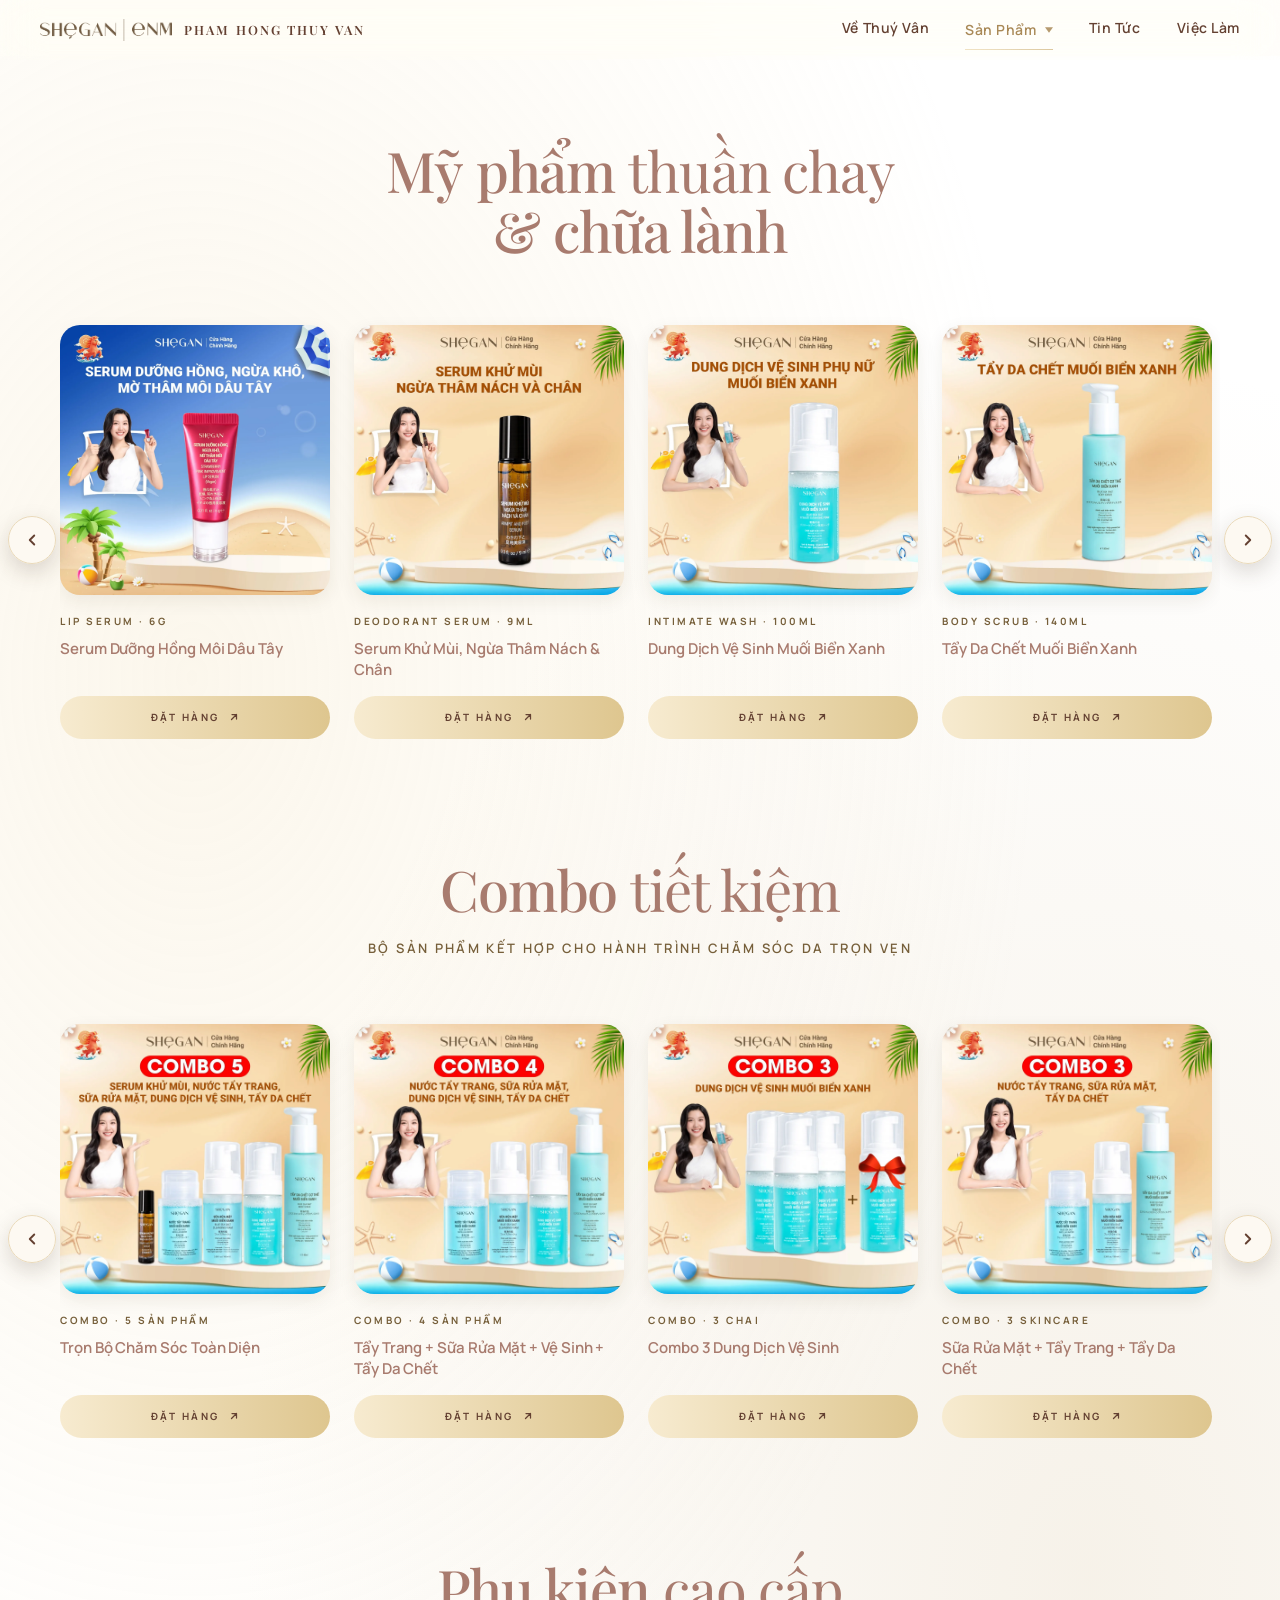
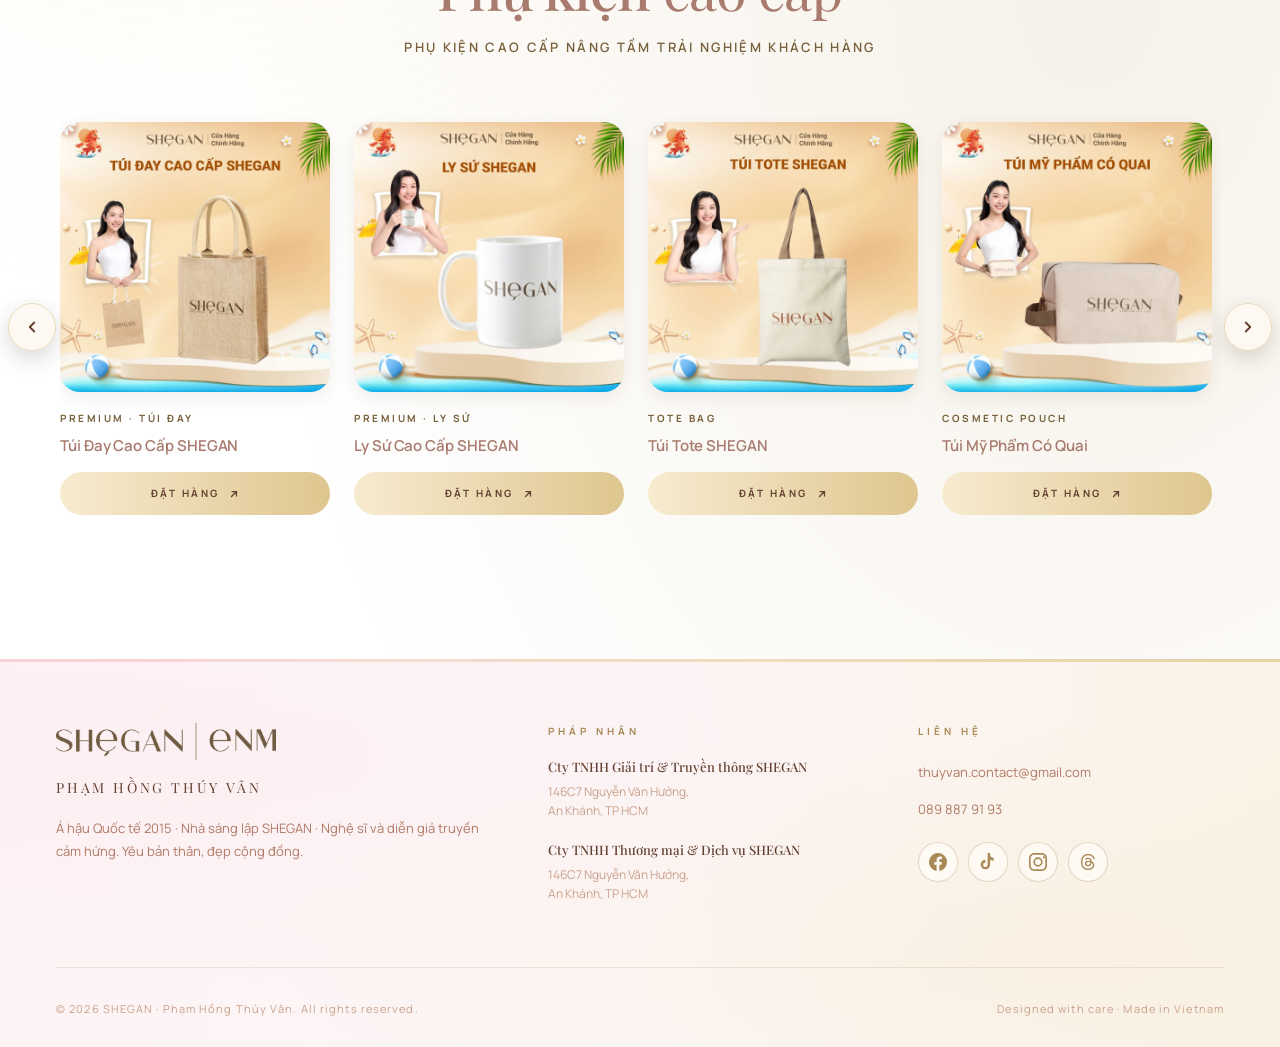
<file: website/shegan.html>
<!DOCTYPE html>
<html lang="vi">
<head>
<meta charset="UTF-8">
<meta name="viewport" content="width=device-width, initial-scale=1.0">
<title>SHeGAN — Mỹ phẩm thuần chay & chữa lành | Phạm Hồng Thúy Vân</title>
<meta name="description" content="SHeGAN — Mỹ phẩm thuần chay & chữa lành chiết xuất muối biển xanh. Bộ sưu tập 6 sản phẩm chăm sóc da, môi và cơ thể.">
<link rel="preconnect" href="https://fonts.googleapis.com">
<link rel="preconnect" href="https://fonts.gstatic.com" crossorigin>
<link href="https://fonts.googleapis.com/css2?family=Playfair+Display:ital,wght@0,400;0,500;0,600;0,700;0,800;0,900;1,400;1,500;1,700&family=Manrope:wght@200;300;400;500;600;700;800&display=swap" rel="stylesheet">
<link rel="stylesheet" href="style.css">
<style>
  /* ============ HEADER — GLASS CREAM (carousel section is light) ============ */
  body {
    padding-top: 0;
    background: #FFFFFF;
  }
  body::before { display: none; }
  .site-header {
    position: relative;
    width: 100%;
    background: transparent;
    z-index: 1000;
  }
  .brand-name {
    font-family: var(--font-heading);
    font-size: clamp(12px, 1vw, 14px);
    font-weight: 600;
    letter-spacing: 0.16em;
    text-transform: uppercase;
    color: var(--warm-brown);
    white-space: nowrap;
  }
  .brand-logo { height: 22px; width: auto; display: block; }
  .header-nav {
    position: fixed; top: 0; left: 0; right: 0; z-index: 1000;
    background: rgba(253, 249, 242, 0.92);
    backdrop-filter: blur(20px) saturate(1.2);
    -webkit-backdrop-filter: blur(20px) saturate(1.2);
    border-bottom: 1px solid rgba(236, 217, 184, 0.5);
    transition: box-shadow 0.3s ease;
    display: flex; align-items: center; justify-content: space-between;
    padding: 14px 40px;
    gap: 24px;
  }
  .header-nav.scrolled { box-shadow: 0 4px 20px rgba(139, 111, 63, 0.1); }
  .header-brand { display: flex; align-items: center; gap: 12px; text-decoration: none; }
  .header-right { display: flex; align-items: center; gap: 32px; }
  .header-menu { display: flex; gap: 36px; list-style: none; margin: 0; padding: 0; }
  .header-menu a {
    font-family: var(--font-body);
    font-size: 14px; font-weight: 700;
    color: var(--text-soft); text-decoration: none;
    letter-spacing: 0.04em;
    padding: 4px 0; position: relative;
    transition: color 0.3s ease;
  }
  .header-menu a::after {
    content: ''; position: absolute;
    bottom: -4px; left: 0; right: 0;
    height: 1px; background: var(--mesh-gold);
    transform: scaleX(0); transform-origin: right;
    transition: transform 0.4s cubic-bezier(.4,0,.2,1);
  }
  .header-menu a:hover::after { transform: scaleX(1); transform-origin: left; }
  .header-menu a.active { color: var(--antique-gold); }
  .header-menu a.active::after { transform: scaleX(1); }
  .header-utils { display: flex; align-items: center; gap: 8px; }
  .header-icon-btn {
    width: 32px; height: 32px;
    display: inline-flex; align-items: center; justify-content: center;
    background: transparent; border: 1px solid transparent;
    border-radius: 50%; color: var(--warm-brown);
    cursor: pointer; text-decoration: none;
    transition: all 0.3s ease;
  }
  .header-icon-btn:hover {
    background: var(--mesh-gold-subtle);
    border-color: var(--border); color: var(--antique-gold);
  }
  .header-icon-btn svg { width: 16px; height: 16px; }

  main { padding-top: 0; }

  /* ============ PRODUCTS CAROUSEL ============ */
  .prod-section {
    padding: 140px 0 120px;
    background:
      radial-gradient(at 15% 30%, rgba(244, 228, 193, 0.3), transparent 55%),
      radial-gradient(at 85% 70%, rgba(215, 194, 154, 0.22), transparent 55%);
  }
  .prod-section-head {
    text-align: center;
    max-width: 880px;
    margin: 0 auto 56px;
    padding: 0 40px;
  }
  .prod-section-head .section-num {
    display: inline-block; margin-bottom: 12px;
    font-family: var(--font-body);
    font-size: 11px; font-weight: 600;
    letter-spacing: 0.4em; text-transform: uppercase;
    color: var(--antique-gold);
  }
  .prod-section-head h2 {
    font-family: var(--font-heading);
    font-size: clamp(36px, 4.5vw, 56px);
    line-height: 1.08;
    letter-spacing: -0.02em;
    color: var(--heading);
    font-weight: 500;
    margin: 0;
  }
  .prod-section-head h2 em {
    font-style: italic; font-weight: 400;
    color: var(--heading);
  }
  .prod-section-head p {
    font-family: var(--font-body);
    font-size: 13px; font-weight: 600;
    letter-spacing: 0.18em;
    text-transform: uppercase;
    color: var(--antique-gold);
    margin: 18px auto 0;
    text-wrap: balance;
  }

  .prod-carousel-wrap {
    position: relative;
    max-width: 1380px;
    margin: 0 auto;
    padding: 0 60px;
  }
  .prod-carousel {
    display: flex;
    gap: 24px;
    overflow-x: auto;
    scroll-snap-type: x mandatory;
    scroll-behavior: smooth;
    padding: 8px 4px 24px;
    scrollbar-width: none;
  }
  .prod-carousel::-webkit-scrollbar { display: none; }
  .prod-card {
    flex: 0 0 calc((100% - 72px) / 4);
    scroll-snap-align: start;
    display: flex; flex-direction: column;
    text-decoration: none;
    color: inherit;
    transition: transform 0.4s ease;
  }
  .prod-card:hover { transform: translateY(-6px); }
  .prod-card-img {
    aspect-ratio: 1;
    border-radius: 20px;
    background: var(--porcelain);
    background-size: cover;
    background-position: center;
    margin-bottom: 18px;
    box-shadow: 0 6px 18px rgba(62, 46, 31, 0.08);
    transition: box-shadow 0.4s ease;
  }
  .prod-card:hover .prod-card-img { box-shadow: 0 12px 28px rgba(62, 46, 31, 0.18); }
  .prod-card-cat {
    font-family: var(--font-body);
    font-size: 10px; font-weight: 700;
    letter-spacing: 0.25em; text-transform: uppercase;
    color: var(--antique-gold);
    margin-bottom: 8px;
  }
  .prod-card-name {
    font-family: var(--font-body);
    font-size: 15px; font-weight: 600;
    line-height: 1.4; letter-spacing: -0.005em;
    color: var(--heading);
    margin: 0 0 12px;
    flex: 1;
    display: -webkit-box;
    -webkit-line-clamp: 2;
    line-clamp: 2;
    -webkit-box-orient: vertical;
    overflow: hidden;
  }
  .prod-card-price {
    font-family: var(--font-heading);
    font-size: 18px; font-weight: 600;
    color: var(--warm-brown);
    margin-bottom: 14px;
  }
  .prod-card-price em {
    font-style: normal;
    background: var(--mesh-gold);
    -webkit-background-clip: text; background-clip: text;
    color: transparent;
  }
  /* Bỏ hiển thị giá sản phẩm — cả desktop + mobile */
  .prod-card-price { display: none !important; }
  .prod-card-cta {
    display: inline-flex; align-items: center; justify-content: center; gap: 8px;
    font-family: var(--font-body);
    font-size: 10px; font-weight: 700;
    letter-spacing: 0.25em; text-transform: uppercase;
    color: var(--deep-brown);
    background: var(--btn-gradient);
    padding: 13px 20px;
    border-radius: 100px;
    margin-top: 4px;
    width: 100%;
    transition: transform 0.25s ease, box-shadow 0.25s ease, filter 0.25s ease;
  }
  .prod-card-cta svg { width: 12px; height: 12px; color: var(--deep-brown); }
  .prod-card:hover .prod-card-cta {
    transform: translateY(-1px);
    box-shadow: 0 8px 22px rgba(201, 168, 118, 0.35);
    filter: brightness(1.04);
  }

  /* Carousel arrows */
  .prod-carousel-nav {
    position: absolute;
    top: 50%; transform: translateY(-50%);
    width: 48px; height: 48px;
    border-radius: 50%;
    background: rgba(253, 249, 242, 0.95);
    backdrop-filter: blur(12px);
    border: 1px solid var(--border);
    color: var(--warm-brown);
    cursor: pointer;
    display: inline-flex; align-items: center; justify-content: center;
    transition: all 0.25s ease;
    z-index: 5;
    box-shadow: 0 8px 22px rgba(62, 46, 31, 0.18);
  }
  .prod-carousel-nav:hover {
    background: var(--btn-gradient);
    color: var(--deep-brown);
    border-color: transparent;
    transform: translateY(-50%) scale(1.06);
  }
  .prod-carousel-nav:disabled {
    opacity: 0.35;
    cursor: not-allowed;
    transform: translateY(-50%);
  }
  .prod-carousel-nav.prev { left: 8px; }
  .prod-carousel-nav.next { right: 8px; }
  .prod-carousel-nav svg { width: 18px; height: 18px; }

  /* Static card variant — no link yet */
  .prod-card--static { cursor: default; }
  .prod-card--static:hover { transform: none; }
  .prod-card--static:hover .prod-card-img { box-shadow: 0 6px 18px rgba(62, 46, 31, 0.08); }
  .prod-card--static .prod-card-cta { display: none !important; }
  .prod-card--static .prod-card-name { margin-bottom: 4px; }

  /* Section divider for stacked product groups */
  .prod-section .prod-section-head + .prod-section-head,
  .prod-section .prod-carousel-wrap + .prod-section-head {
    margin-top: 96px;
  }

  .footer-wrap { width: 100%; padding: 0; }
  .footer-wrap .site-footer { border-radius: 0; }
  .footer-top.footer-top-3col { grid-template-columns: 1.4fr 1fr 1fr; gap: 64px; }

  @media (max-width: 1100px) {
    .prod-card { flex: 0 0 calc((100% - 48px) / 3); }
  }
  @media (max-width: 900px) {
    .header-nav { padding: 10px 20px; gap: 12px; flex-wrap: wrap; }
    .header-right { gap: 16px; }
    .header-menu { gap: 16px; flex-wrap: wrap; }
    .header-menu a { font-size: 13px; font-weight: 700; }
    .prod-section { padding: 110px 0 80px; }
    .prod-section-head { padding: 0 24px; margin-bottom: 36px; }
    .prod-carousel-wrap { padding: 0 16px; }
    /* Mobile: switch from horizontal carousel to 2-column grid */
    .prod-carousel {
      display: grid !important;
      grid-template-columns: repeat(2, 1fr);
      gap: 16px;
      overflow: visible !important;
      scroll-snap-type: none;
      padding: 4px;
    }
    .prod-card {
      flex: none !important;
      width: auto;
    }
    .prod-carousel-nav { display: none !important; }
    /* Bỏ hiệu ứng hover trên mobile */
    .prod-card:hover { transform: none !important; }
    .prod-card:hover .prod-card-img {
      box-shadow: 0 6px 18px rgba(62, 46, 31, 0.08) !important;
    }
    .prod-card:hover .prod-card-cta {
      transform: none !important;
      box-shadow: none !important;
      filter: none !important;
    }
    .footer-top.footer-top-3col { grid-template-columns: 1fr; gap: 32px; }
  }
</style>
</head>
<body>

<header class="site-header">
  <div class="header-blur-layer" id="headerBlur"></div>
  <nav class="header-nav" id="siteHeader">
    <a href="index.html" class="header-brand">
      <img src="assets/logo-enm.webp" alt="SHEGAN ENM" class="brand-logo">
      <span class="brand-name">Pham Hong Thuy Van</span>
    </a>
    <div class="header-right">
      <ul class="header-menu">
        <li><a href="about.html">Về Thuý Vân</a></li>
        <li class="has-dropdown">
          <a href="music.html" class="active">Sản Phẩm
            <svg class="dropdown-caret" viewBox="0 0 12 8" fill="currentColor" aria-hidden="true"><path d="M6 8 0 0h12z"/></svg>
          </a>
          <ul class="header-dropdown">
            <li><a href="music.html">Âm Nhạc</a></li>
            <li><a href="shegan.html" class="active">SHeGAN</a></li>
            <li><a href="elearning.html">E-Learning</a></li>
          </ul>
        </li>
        <li><a href="news.html">Tin Tức</a></li>
        <li><a href="careers.html">Việc Làm</a></li>
      </ul>
    </div>
      <button class="header-hamburger" type="button" aria-label="Mở menu">
        <svg class="icon-open" viewBox="0 0 24 24" fill="none" stroke="currentColor" stroke-width="2.5" stroke-linecap="round"><path d="M4 7h16M4 12h16M4 17h16"/></svg>
        <svg class="icon-close" viewBox="0 0 24 24" fill="none" stroke="currentColor" stroke-width="2.5" stroke-linecap="round"><path d="M6 6l12 12M6 18L18 6"/></svg>
      </button>
  </nav>
</header>

<main>

  <section class="prod-section" id="products">
    <div class="prod-section-head">
      <h2>Mỹ phẩm <em>thuần chay</em><br>&amp; chữa lành</h2>
    </div>

    <div class="prod-carousel-wrap">
      <button class="prod-carousel-nav prev" id="carouselPrev" type="button" aria-label="Sản phẩm trước">
        <svg viewBox="0 0 24 24" fill="none" stroke="currentColor" stroke-width="2.5" stroke-linecap="round" stroke-linejoin="round"><path d="M15 18l-6-6 6-6"/></svg>
      </button>
      <button class="prod-carousel-nav next" id="carouselNext" type="button" aria-label="Sản phẩm tiếp theo">
        <svg viewBox="0 0 24 24" fill="none" stroke="currentColor" stroke-width="2.5" stroke-linecap="round" stroke-linejoin="round"><path d="M9 18l6-6-6-6"/></svg>
      </button>

      <div class="prod-carousel" id="prodCarousel">

        <a href="https://shegan.vn/products/serum-duong-hong-ngua-kho-mo-tham-moi-dau-tay-mem-moi-hong-moi-tu-nhien-cang-mong-khong-chua-chi" target="_blank" rel="noopener" class="prod-card">
          <div class="prod-card-img" style="background-image: url('assets/products/main-lip-serum.webp');"></div>
          <div class="prod-card-cat">Lip Serum · 6g</div>
          <h3 class="prod-card-name">Serum Dưỡng Hồng Môi Dâu Tây</h3>
          <div class="prod-card-price"><em>288.000₫</em></div>
          <span class="prod-card-cta">
            Đặt hàng
            <svg viewBox="0 0 24 24" fill="none" stroke="currentColor" stroke-width="2.5" stroke-linecap="round" stroke-linejoin="round"><path d="M7 17L17 7M8 7h9v9"/></svg>
          </span>
        </a>

        <a href="https://shegan.vn/products/serum-khu-mui-ngua-tham-nach-chan-shegan-br-shegan-armpit-and-foot-serum-9-ml" target="_blank" rel="noopener" class="prod-card">
          <div class="prod-card-img" style="background-image: url('assets/products/main-deodorant.webp');"></div>
          <div class="prod-card-cat">Deodorant Serum · 9ml</div>
          <h3 class="prod-card-name">Serum Khử Mùi, Ngừa Thâm Nách &amp; Chân</h3>
          <div class="prod-card-price"><em>238.000₫</em></div>
          <span class="prod-card-cta">
            Đặt hàng
            <svg viewBox="0 0 24 24" fill="none" stroke="currentColor" stroke-width="2.5" stroke-linecap="round" stroke-linejoin="round"><path d="M7 17L17 7M8 7h9v9"/></svg>
          </span>
        </a>

        <a href="https://shegan.vn/products/dung-dich-ve-sinh-muoi-bien-xanh-shegan-br-blue-sea-salt-intimate-cleansing-foam-100ml" target="_blank" rel="noopener" class="prod-card">
          <div class="prod-card-img" style="background-image: url('assets/products/main-intimate-wash.webp');"></div>
          <div class="prod-card-cat">Intimate Wash · 100ml</div>
          <h3 class="prod-card-name">Dung Dịch Vệ Sinh Muối Biển Xanh</h3>
          <div class="prod-card-price"><em>238.000₫</em></div>
          <span class="prod-card-cta">
            Đặt hàng
            <svg viewBox="0 0 24 24" fill="none" stroke="currentColor" stroke-width="2.5" stroke-linecap="round" stroke-linejoin="round"><path d="M7 17L17 7M8 7h9v9"/></svg>
          </span>
        </a>

        <a href="https://shegan.vn/products/tay-da-chet-co-the-muoi-bien-xanh-br-blue-sea-salt-body-scrub-140ml" target="_blank" rel="noopener" class="prod-card">
          <div class="prod-card-img" style="background-image: url('assets/products/main-body-scrub.webp');"></div>
          <div class="prod-card-cat">Body Scrub · 140ml</div>
          <h3 class="prod-card-name">Tẩy Da Chết Muối Biển Xanh</h3>
          <div class="prod-card-price"><em>438.000₫</em></div>
          <span class="prod-card-cta">
            Đặt hàng
            <svg viewBox="0 0 24 24" fill="none" stroke="currentColor" stroke-width="2.5" stroke-linecap="round" stroke-linejoin="round"><path d="M7 17L17 7M8 7h9v9"/></svg>
          </span>
        </a>

        <a href="https://shegan.vn/products/sua-rua-mat-thuan-chay-chiet-xuat-muoi-bien-xanh-100ml" target="_blank" rel="noopener" class="prod-card">
          <div class="prod-card-img" style="background-image: url('assets/products/main-cleansing-foam.webp');"></div>
          <div class="prod-card-cat">Cleansing Foam · 100ml</div>
          <h3 class="prod-card-name">Sữa Rửa Mặt Muối Biển Xanh</h3>
          <div class="prod-card-price"><em>338.000₫</em></div>
          <span class="prod-card-cta">
            Đặt hàng
            <svg viewBox="0 0 24 24" fill="none" stroke="currentColor" stroke-width="2.5" stroke-linecap="round" stroke-linejoin="round"><path d="M7 17L17 7M8 7h9v9"/></svg>
          </span>
        </a>

        <a href="https://shegan.vn/products/nuoc-tay-trang-muoi-bien-xanh-br-blue-sea-salt-micellar-water-150ml" target="_blank" rel="noopener" class="prod-card">
          <div class="prod-card-img" style="background-image: url('assets/products/main-micellar-water.webp');"></div>
          <div class="prod-card-cat">Micellar Water · 150ml</div>
          <h3 class="prod-card-name">Nước Tẩy Trang Muối Biển Xanh</h3>
          <div class="prod-card-price"><em>338.000₫</em></div>
          <span class="prod-card-cta">
            Đặt hàng
            <svg viewBox="0 0 24 24" fill="none" stroke="currentColor" stroke-width="2.5" stroke-linecap="round" stroke-linejoin="round"><path d="M7 17L17 7M8 7h9v9"/></svg>
          </span>
        </a>

      </div>
    </div>

    <!-- ============ COMBO ============ -->
    <div class="prod-section-head">
      <h2>Combo <em>tiết kiệm</em></h2>
      <p>Bộ sản phẩm kết hợp cho hành trình chăm sóc da trọn vẹn</p>
    </div>

    <div class="prod-carousel-wrap">
      <button class="prod-carousel-nav prev" type="button" aria-label="Combo trước">
        <svg viewBox="0 0 24 24" fill="none" stroke="currentColor" stroke-width="2.5" stroke-linecap="round" stroke-linejoin="round"><path d="M15 18l-6-6 6-6"/></svg>
      </button>
      <button class="prod-carousel-nav next" type="button" aria-label="Combo tiếp theo">
        <svg viewBox="0 0 24 24" fill="none" stroke="currentColor" stroke-width="2.5" stroke-linecap="round" stroke-linejoin="round"><path d="M9 18l6-6-6-6"/></svg>
      </button>

      <div class="prod-carousel">
        <a href="https://shegan.vn/products/combo-dac-biet-shegan-sua-rua-mat-nuoc-tay-trang-tay-da-chet-dung-dich-ve-sinh-muoi-bien-xanh-serum-khu-mui-bong-tay-trang-shegan" target="_blank" rel="noopener" class="prod-card">
          <div class="prod-card-img" style="background-image: url('assets/products/combos/combo-5-full-set.webp');"></div>
          <div class="prod-card-cat">Combo · 5 sản phẩm</div>
          <h3 class="prod-card-name">Trọn Bộ Chăm Sóc Toàn Diện</h3>
          <span class="prod-card-cta">
            Đặt hàng
            <svg viewBox="0 0 24 24" fill="none" stroke="currentColor" stroke-width="2.5" stroke-linecap="round" stroke-linejoin="round"><path d="M7 17L17 7M8 7h9v9"/></svg>
          </span>
        </a>
        <a href="https://shegan.vn/products/sua-rua-mat-nuoc-tay-trang-tay-da-chet-dung-dich-ve-sinh-muoi-bien-xanh" target="_blank" rel="noopener" class="prod-card">
          <div class="prod-card-img" style="background-image: url('assets/products/combos/combo-4-skincare-vesinh.webp');"></div>
          <div class="prod-card-cat">Combo · 4 sản phẩm</div>
          <h3 class="prod-card-name">Tẩy Trang + Sữa Rửa Mặt + Vệ Sinh + Tẩy Da Chết</h3>
          <span class="prod-card-cta">
            Đặt hàng
            <svg viewBox="0 0 24 24" fill="none" stroke="currentColor" stroke-width="2.5" stroke-linecap="round" stroke-linejoin="round"><path d="M7 17L17 7M8 7h9v9"/></svg>
          </span>
        </a>
        <a href="https://shegan.vn/products/mua-3-tang-1-web-combo-3-chai-dung-dich-ve-sinh-muoi-bien-xanh-100ml" target="_blank" rel="noopener" class="prod-card">
          <div class="prod-card-img" style="background-image: url('assets/products/combos/combo-3-dung-dich-ve-sinh.webp');"></div>
          <div class="prod-card-cat">Combo · 3 chai</div>
          <h3 class="prod-card-name">Combo 3 Dung Dịch Vệ Sinh</h3>
          <span class="prod-card-cta">
            Đặt hàng
            <svg viewBox="0 0 24 24" fill="none" stroke="currentColor" stroke-width="2.5" stroke-linecap="round" stroke-linejoin="round"><path d="M7 17L17 7M8 7h9v9"/></svg>
          </span>
        </a>
        <a href="https://shegan.vn/products/combo-sua-rua-mat-nuoc-tay-trang-tay-da-chet-muoi-bien-xanh" target="_blank" rel="noopener" class="prod-card">
          <div class="prod-card-img" style="background-image: url('assets/products/combos/combo-3-skincare.webp');"></div>
          <div class="prod-card-cat">Combo · 3 skincare</div>
          <h3 class="prod-card-name">Sữa Rửa Mặt + Tẩy Trang + Tẩy Da Chết</h3>
          <span class="prod-card-cta">
            Đặt hàng
            <svg viewBox="0 0 24 24" fill="none" stroke="currentColor" stroke-width="2.5" stroke-linecap="round" stroke-linejoin="round"><path d="M7 17L17 7M8 7h9v9"/></svg>
          </span>
        </a>
        <a href="https://shegan.vn/products/mua-3-tang-1-web-combo-3-chai-serum-khu-mui-ngua-tham-nach-va-chan-9ml" target="_blank" rel="noopener" class="prod-card">
          <div class="prod-card-img" style="background-image: url('assets/products/combos/combo-3-deodorant.webp');"></div>
          <div class="prod-card-cat">Combo · 3 chai</div>
          <h3 class="prod-card-name">Combo 3 Serum Khử Mùi</h3>
          <span class="prod-card-cta">
            Đặt hàng
            <svg viewBox="0 0 24 24" fill="none" stroke="currentColor" stroke-width="2.5" stroke-linecap="round" stroke-linejoin="round"><path d="M7 17L17 7M8 7h9v9"/></svg>
          </span>
        </a>
        <a href="https://shegan.vn/products/combo-3-1-web-serum-duong-hong-ngua-kho-mo-tham-moi-dau-tay-mem-moi-hong-moi-tu-nhien-cang-mong-khong-chua-chi" target="_blank" rel="noopener" class="prod-card">
          <div class="prod-card-img" style="background-image: url('assets/products/combos/combo-3-lip-serum.webp');"></div>
          <div class="prod-card-cat">Combo · 3 hộp</div>
          <h3 class="prod-card-name">Combo 3 Serum Dưỡng Hồng Môi</h3>
          <span class="prod-card-cta">
            Đặt hàng
            <svg viewBox="0 0 24 24" fill="none" stroke="currentColor" stroke-width="2.5" stroke-linecap="round" stroke-linejoin="round"><path d="M7 17L17 7M8 7h9v9"/></svg>
          </span>
        </a>
        <a href="https://shegan.vn/products/combo-2-chai-dung-dich-ve-sinh-muoi-bien-xanh-100ml" target="_blank" rel="noopener" class="prod-card">
          <div class="prod-card-img" style="background-image: url('assets/products/combos/combo-2-dung-dich-ve-sinh.webp');"></div>
          <div class="prod-card-cat">Combo · 2 chai</div>
          <h3 class="prod-card-name">Combo 2 Dung Dịch Vệ Sinh</h3>
          <span class="prod-card-cta">
            Đặt hàng
            <svg viewBox="0 0 24 24" fill="none" stroke="currentColor" stroke-width="2.5" stroke-linecap="round" stroke-linejoin="round"><path d="M7 17L17 7M8 7h9v9"/></svg>
          </span>
        </a>
        <a href="https://shegan.vn/products/combo-2-chai-serum-khu-mui-ngua-tham-nach-va-chan-9-ml" target="_blank" rel="noopener" class="prod-card">
          <div class="prod-card-img" style="background-image: url('assets/products/combos/combo-2-deodorant.webp');"></div>
          <div class="prod-card-cat">Combo · 2 chai</div>
          <h3 class="prod-card-name">Combo 2 Serum Khử Mùi</h3>
          <span class="prod-card-cta">
            Đặt hàng
            <svg viewBox="0 0 24 24" fill="none" stroke="currentColor" stroke-width="2.5" stroke-linecap="round" stroke-linejoin="round"><path d="M7 17L17 7M8 7h9v9"/></svg>
          </span>
        </a>
        <a href="https://shegan.vn/products/combo-2-tuyp-serum-duong-hong-ngua-kho-mo-tham-moi-dau-tay-mem-moi-hong-moi-tu-nhien-cang-mong-khong-chua-chi" target="_blank" rel="noopener" class="prod-card">
          <div class="prod-card-img" style="background-image: url('assets/products/combos/combo-2-lip-serum.webp');"></div>
          <div class="prod-card-cat">Combo · 2 hộp</div>
          <h3 class="prod-card-name">Combo 2 Serum Dưỡng Hồng Môi</h3>
          <span class="prod-card-cta">
            Đặt hàng
            <svg viewBox="0 0 24 24" fill="none" stroke="currentColor" stroke-width="2.5" stroke-linecap="round" stroke-linejoin="round"><path d="M7 17L17 7M8 7h9v9"/></svg>
          </span>
        </a>
        <a href="https://shegan.vn/products/combo-sua-rua-mat-nuoc-tay-trang-muoi-bien-xanh-br-combo-blue-sea-salt-cleansing-foam-micellar-water" target="_blank" rel="noopener" class="prod-card">
          <div class="prod-card-img" style="background-image: url('assets/products/combos/combo-srm-tt.webp');"></div>
          <div class="prod-card-cat">Combo Mix · 2 sản phẩm</div>
          <h3 class="prod-card-name">Sữa Rửa Mặt + Nước Tẩy Trang</h3>
          <span class="prod-card-cta">
            Đặt hàng
            <svg viewBox="0 0 24 24" fill="none" stroke="currentColor" stroke-width="2.5" stroke-linecap="round" stroke-linejoin="round"><path d="M7 17L17 7M8 7h9v9"/></svg>
          </span>
        </a>
        <a href="https://shegan.vn/products/combo-dung-dich-ve-sinh-muoi-bien-xanh-serum-khu-mui-ngua-tham-nach-va-chan" target="_blank" rel="noopener" class="prod-card">
          <div class="prod-card-img" style="background-image: url('assets/products/combos/combo-vesinh-khumui.webp');"></div>
          <div class="prod-card-cat">Combo Mix · 2 sản phẩm</div>
          <h3 class="prod-card-name">Dung Dịch Vệ Sinh + Serum Khử Mùi</h3>
          <span class="prod-card-cta">
            Đặt hàng
            <svg viewBox="0 0 24 24" fill="none" stroke="currentColor" stroke-width="2.5" stroke-linecap="round" stroke-linejoin="round"><path d="M7 17L17 7M8 7h9v9"/></svg>
          </span>
        </a>
        <a href="https://shegan.vn/products/combo-dung-dich-ve-sinh-tay-te-bao-chet-muoi-bien-xanh" target="_blank" rel="noopener" class="prod-card">
          <div class="prod-card-img" style="background-image: url('assets/products/combos/combo-vesinh-tdc.webp');"></div>
          <div class="prod-card-cat">Combo Mix · 2 sản phẩm</div>
          <h3 class="prod-card-name">Dung Dịch Vệ Sinh + Tẩy Da Chết</h3>
          <span class="prod-card-cta">
            Đặt hàng
            <svg viewBox="0 0 24 24" fill="none" stroke="currentColor" stroke-width="2.5" stroke-linecap="round" stroke-linejoin="round"><path d="M7 17L17 7M8 7h9v9"/></svg>
          </span>
        </a>
        <a href="https://shegan.vn/products/combo-tay-da-chet-serum-khu-mui-ngua-tham" target="_blank" rel="noopener" class="prod-card">
          <div class="prod-card-img" style="background-image: url('assets/products/combos/combo-tdc-khumui.webp');"></div>
          <div class="prod-card-cat">Combo Mix · 2 sản phẩm</div>
          <h3 class="prod-card-name">Tẩy Da Chết + Serum Khử Mùi</h3>
          <span class="prod-card-cta">
            Đặt hàng
            <svg viewBox="0 0 24 24" fill="none" stroke="currentColor" stroke-width="2.5" stroke-linecap="round" stroke-linejoin="round"><path d="M7 17L17 7M8 7h9v9"/></svg>
          </span>
        </a>
      </div>
    </div>

    <!-- ============ ACCESSORIES ============ -->
    <div class="prod-section-head">
      <h2>Phụ kiện <em>cao cấp</em></h2>
      <p>Phụ kiện cao cấp nâng tầm trải nghiệm khách hàng</p>
    </div>

    <div class="prod-carousel-wrap">
      <button class="prod-carousel-nav prev" type="button" aria-label="Phụ kiện trước">
        <svg viewBox="0 0 24 24" fill="none" stroke="currentColor" stroke-width="2.5" stroke-linecap="round" stroke-linejoin="round"><path d="M15 18l-6-6 6-6"/></svg>
      </button>
      <button class="prod-carousel-nav next" type="button" aria-label="Phụ kiện tiếp theo">
        <svg viewBox="0 0 24 24" fill="none" stroke="currentColor" stroke-width="2.5" stroke-linecap="round" stroke-linejoin="round"><path d="M9 18l6-6-6-6"/></svg>
      </button>

      <div class="prod-carousel">
                <a href="https://shegan.vn/products/tui-day-cao-cap-shegan-tien-loi-cung-cap-co-dem-day-giu-form-tui" target="_blank" rel="noopener" class="prod-card">
          <div class="prod-card-img" style="background-image: url('assets/products/accessories/tui-day.webp');"></div>
          <div class="prod-card-cat">Premium · Túi đay</div>
          <h3 class="prod-card-name">Túi Đay Cao Cấp SHEGAN</h3>
          <span class="prod-card-cta">
            Đặt hàng
            <svg viewBox="0 0 24 24" fill="none" stroke="currentColor" stroke-width="2.5" stroke-linecap="round" stroke-linejoin="round"><path d="M7 17L17 7M8 7h9v9"/></svg>
          </span>
        </a>
                <a href="https://shegan.vn/products/ly-su-co-hop-cao-cap-shegan-330ml" target="_blank" rel="noopener" class="prod-card">
          <div class="prod-card-img" style="background-image: url('assets/products/accessories/ly-su.webp');"></div>
          <div class="prod-card-cat">Premium · Ly sứ</div>
          <h3 class="prod-card-name">Ly Sứ Cao Cấp SHEGAN</h3>
          <span class="prod-card-cta">
            Đặt hàng
            <svg viewBox="0 0 24 24" fill="none" stroke="currentColor" stroke-width="2.5" stroke-linecap="round" stroke-linejoin="round"><path d="M7 17L17 7M8 7h9v9"/></svg>
          </span>
        </a>
                <a href="https://shegan.vn/products/tui-tote-vai-canvas-shegan-kich-thuoc-21cm-x-24cm-phu-kien-gon-nhe-tien-loi-than-thien-moi-truong" target="_blank" rel="noopener" class="prod-card">
          <div class="prod-card-img" style="background-image: url('assets/products/accessories/tui-tote.webp');"></div>
          <div class="prod-card-cat">Tote Bag</div>
          <h3 class="prod-card-name">Túi Tote SHEGAN</h3>
          <span class="prod-card-cta">
            Đặt hàng
            <svg viewBox="0 0 24 24" fill="none" stroke="currentColor" stroke-width="2.5" stroke-linecap="round" stroke-linejoin="round"><path d="M7 17L17 7M8 7h9v9"/></svg>
          </span>
        </a>
                <a href="https://shegan.vn/products/tui-vai-canvas-shegan" target="_blank" rel="noopener" class="prod-card">
          <div class="prod-card-img" style="background-image: url('assets/products/accessories/tui-my-pham.webp');"></div>
          <div class="prod-card-cat">Cosmetic Pouch</div>
          <h3 class="prod-card-name">Túi Mỹ Phẩm Có Quai</h3>
          <span class="prod-card-cta">
            Đặt hàng
            <svg viewBox="0 0 24 24" fill="none" stroke="currentColor" stroke-width="2.5" stroke-linecap="round" stroke-linejoin="round"><path d="M7 17L17 7M8 7h9v9"/></svg>
          </span>
        </a>
                <a href="https://shegan.vn/products/so-tay-ghi-chep-lo-xo-shegan-so-ke-hoach-planner-viet-nhat-ki-tap-vo-hoc-sinh-van-phong" target="_blank" rel="noopener" class="prod-card">
          <div class="prod-card-img" style="background-image: url('assets/products/accessories/so-tay.webp');"></div>
          <div class="prod-card-cat">Stationery</div>
          <h3 class="prod-card-name">Sổ Tay SHEGAN</h3>
          <span class="prod-card-cta">
            Đặt hàng
            <svg viewBox="0 0 24 24" fill="none" stroke="currentColor" stroke-width="2.5" stroke-linecap="round" stroke-linejoin="round"><path d="M7 17L17 7M8 7h9v9"/></svg>
          </span>
        </a>
                <a href="https://shegan.vn/products/hop-5-but-bi-giay-tai-che-than-thien-moi-truong" target="_blank" rel="noopener" class="prod-card">
          <div class="prod-card-img" style="background-image: url('assets/products/accessories/hop-but.webp');"></div>
          <div class="prod-card-cat">Stationery</div>
          <h3 class="prod-card-name">Hộp Bút SHEGAN</h3>
          <span class="prod-card-cta">
            Đặt hàng
            <svg viewBox="0 0 24 24" fill="none" stroke="currentColor" stroke-width="2.5" stroke-linecap="round" stroke-linejoin="round"><path d="M7 17L17 7M8 7h9v9"/></svg>
          </span>
        </a>
        <a href="https://shegan.vn/products/day-buoc-toc-scrunchie-shegan-phu-kien-thoi-trang" target="_blank" rel="noopener" class="prod-card">
          <div class="prod-card-img" style="background-image: url('assets/products/accessories/cot-toc.webp');"></div>
          <div class="prod-card-cat">Hair Accessory</div>
          <h3 class="prod-card-name">Cột Tóc SHEGAN</h3>
          <span class="prod-card-cta">
            Đặt hàng
            <svg viewBox="0 0 24 24" fill="none" stroke="currentColor" stroke-width="2.5" stroke-linecap="round" stroke-linejoin="round"><path d="M7 17L17 7M8 7h9v9"/></svg>
          </span>
        </a>
      </div>
    </div>
  </section>

</main>

<div class="footer-wrap">
  <footer class="site-footer">
    <div class="footer-top footer-top-3col">
      <div class="footer-brand-col">
        <img src="assets/logo-enm.webp" alt="SHEGAN ENM" class="brand-img on-dark" style="max-width: 220px; margin-bottom: 16px;">
        <div class="footer-name">Phạm Hồng Thúy Vân</div>
        <p>Á hậu Quốc tế 2015 · Nhà sáng lập SHEGAN · Nghệ sĩ và diễn giả truyền cảm hứng. Yêu bản thân, đẹp cộng đồng.</p>
      </div>

      <div class="footer-col">
        <div class="footer-col-title">Pháp nhân</div>
        <div class="footer-company">
          <div class="footer-company-name">Cty TNHH Giải trí &amp; Truyền thông SHEGAN</div>
          <div class="footer-company-addr">146C7 Nguyễn Văn Hưởng,<br>An Khánh, TP HCM</div>
        </div>
        <div class="footer-company">
          <div class="footer-company-name">Cty TNHH Thương mại &amp; Dịch vụ SHEGAN</div>
          <div class="footer-company-addr">146C7 Nguyễn Văn Hưởng,<br>An Khánh, TP HCM</div>
        </div>
      </div>

      <div class="footer-col">
        <div class="footer-col-title">Liên hệ</div>
        <ul>
          <li><a href="mailto:thuyvan.contact@gmail.com">thuyvan.contact@gmail.com</a></li>
          <li><a href="tel:0898879193">089 887 91 93</a></li>
        </ul>
        <div class="footer-socials">
          <a href="https://www.facebook.com/phamhongthuyvan" target="_blank" rel="noopener" class="social-btn" aria-label="Facebook">
            <svg viewBox="0 0 24 24" fill="currentColor"><path d="M24 12a12 12 0 1 0-13.9 11.9v-8.4H7.1V12h3v-2.6c0-3 1.8-4.6 4.5-4.6 1.3 0 2.7.2 2.7.2v2.9h-1.5c-1.5 0-2 .9-2 1.9V12h3.3l-.5 3.5h-2.8v8.4A12 12 0 0 0 24 12z"/></svg>
          </a>
          <a href="https://www.tiktok.com/@phamhong.thuyvan" target="_blank" rel="noopener" class="social-btn" aria-label="TikTok">
            <svg viewBox="0 0 24 24" fill="currentColor"><path d="M19.6 6.3a4.8 4.8 0 0 1-4.8-4.8V0h-3.3v15.5a3 3 0 1 1-3-3v-3.4a6.3 6.3 0 1 0 6.3 6.3V8.8a8 8 0 0 0 4.8 1.6V7.1c-.2-.2-.4-.5 0-.8z"/></svg>
          </a>
          <a href="https://www.instagram.com/phamhongthuyvan/" target="_blank" rel="noopener" class="social-btn" aria-label="Instagram">
            <svg viewBox="0 0 24 24" fill="currentColor"><path d="M12 2.2c3.2 0 3.6 0 4.8.1 1.2.1 1.8.2 2.2.4.6.2 1 .5 1.4.9.4.4.7.9.9 1.4.2.4.4 1.1.4 2.2.1 1.2.1 1.6.1 4.8s0 3.6-.1 4.8c-.1 1.2-.2 1.8-.4 2.2-.2.6-.5 1-.9 1.4-.4.4-.9.7-1.4.9-.4.2-1.1.4-2.2.4-1.2.1-1.6.1-4.8.1s-3.6 0-4.8-.1c-1.2-.1-1.8-.2-2.2-.4-.6-.2-1-.5-1.4-.9-.4-.4-.7-.9-.9-1.4-.2-.4-.4-1.1-.4-2.2-.1-1.2-.1-1.6-.1-4.8s0-3.6.1-4.8c.1-1.2.2-1.8.4-2.2.2-.6.5-1 .9-1.4.4-.4.9-.7 1.4-.9.4-.2 1.1-.4 2.2-.4 1.2-.1 1.6-.1 4.8-.1M12 0C8.7 0 8.3 0 7.1.1 5.8.1 5 .3 4.2.6c-.8.3-1.5.7-2.2 1.4C1.3 2.7.9 3.4.6 4.2.3 5 .1 5.8.1 7.1 0 8.3 0 8.7 0 12s0 3.7.1 4.9c.1 1.3.3 2.1.6 2.9.3.8.7 1.5 1.4 2.2.7.7 1.4 1.1 2.2 1.4.8.3 1.6.5 2.9.6C8.3 24 8.7 24 12 24s3.7 0 4.9-.1c1.3-.1 2.1-.3 2.9-.6.8-.3 1.5-.7 2.2-1.4.7-.7 1.1-1.4 1.4-2.2.3-.8.5-1.6.6-2.9.1-1.3.1-1.7.1-4.9s0-3.7-.1-4.9c-.1-1.3-.3-2.1-.6-2.9-.3-.8-.7-1.5-1.4-2.2C21.3 1.3 20.6.9 19.8.6 19 .3 18.2.1 16.9.1 15.7 0 15.3 0 12 0zm0 5.8a6.2 6.2 0 1 0 0 12.4 6.2 6.2 0 0 0 0-12.4zm0 10.2a4 4 0 1 1 0-8 4 4 0 0 1 0 8zM19.8 4.2a1.4 1.4 0 1 0 0 2.9 1.4 1.4 0 0 0 0-2.9z"/></svg>
          </a>
          <a href="https://www.threads.com/@phamhongthuyvan" target="_blank" rel="noopener" class="social-btn" aria-label="Threads">
            <span class="social-img" aria-hidden="true"></span>
          </a>
        </div>
      </div>
    </div>

    <div class="footer-bottom">
      <div class="footer-copy">© 2026 SHEGAN · Phạm Hồng Thúy Vân. All rights reserved.</div>
      <div class="footer-copy">Designed with care · Made in Vietnam</div>
    </div>
  </footer>
</div>

<script>
  // Sticky header shadow on scroll
  (function() {
    var hdr = document.getElementById('siteHeader');
    var blur = document.getElementById('headerBlur');
    if (!hdr) return;
    var scrolled = false;
    window.addEventListener('scroll', function() {
      var shouldBeScrolled = window.scrollY > 20;
      if (shouldBeScrolled !== scrolled) {
        scrolled = shouldBeScrolled;
        hdr.classList.toggle('scrolled', scrolled);
        if (blur) blur.classList.toggle('scrolled', scrolled);
      }
    }, { passive: true });
  })();

  // Carousel arrows — supports multiple carousels on same page
  (function() {
    var wraps = document.querySelectorAll('.prod-carousel-wrap');
    wraps.forEach(function(wrap) {
      var carousel = wrap.querySelector('.prod-carousel');
      var prev = wrap.querySelector('.prod-carousel-nav.prev');
      var next = wrap.querySelector('.prod-carousel-nav.next');
      if (!carousel || !prev || !next) return;

      function step() {
        var card = carousel.querySelector('.prod-card');
        if (!card) return carousel.clientWidth;
        var style = getComputedStyle(carousel);
        var gap = parseInt(style.gap) || 24;
        return card.offsetWidth + gap;
      }
      function updateButtons() {
        var max = carousel.scrollWidth - carousel.clientWidth - 2;
        prev.disabled = carousel.scrollLeft <= 1;
        next.disabled = carousel.scrollLeft >= max;
      }
      prev.addEventListener('click', function() {
        carousel.scrollBy({ left: -step(), behavior: 'smooth' });
      });
      next.addEventListener('click', function() {
        carousel.scrollBy({ left: step(), behavior: 'smooth' });
      });
      carousel.addEventListener('scroll', updateButtons, { passive: true });
      window.addEventListener('resize', updateButtons);
      updateButtons();
    });
  })();

  // Mobile hamburger toggle
  (function() {
    var hdr = document.getElementById('siteHeader');
    var btn = hdr ? hdr.querySelector('.header-hamburger') : null;
    if (!hdr || !btn) return;
    btn.addEventListener('click', function() {
      hdr.classList.toggle('menu-open');
    });
    hdr.querySelectorAll('.header-menu a').forEach(function(a) {
      a.addEventListener('click', function() {
        hdr.classList.remove('menu-open');
      });
    });
  })();

</script>

</body>
</html>
</file>
<file: style.css>
:root {
    /* Champagne-dominant palette */
    --pearl: #F7EBD0;
    --champagne-light: #EADDBE;
    --champagne: #D7C193;
    --royal-gold: #A98957;
    --antique-gold: #765F3A;
    --soft-gold-hint: #DED0B1;
    --beige-soft: #F7EEDC;
    --beige-light: #FCF7EC;
    --beige-wash: #FFFDF8;

    /* Button gradient — champagne → gold */
    --btn-gradient: linear-gradient(90deg, #F7EBD0 0%, #DEC68F 100%);

    --ivory: #FBF7EF;
    --cream: #FAF3E7;
    --porcelain: #FFFDF8;

    --warm-brown: #644132;       /* Terracotta brown — main text/heading tone */
    --deep-brown: #644132;       /* Same — replaces former near-black browns */
    --midnight: #0F0A07;         /* Reserved for non-text uses (button bg, dark accents) */

    /* Baby pink palette — paired with champagne for rose-gold vibe */
    --blush: #FCE6EB;
    --blush-soft: #FBEEF1;
    --rose: #F8DDDF;
    --rose-deep: #E5B8C0;

    --text: #A0545C;          /* Warm brown body text — no pure #000 */
    --text-soft: #B07965;     /* Lighter rust for sub-text */
    --text-muted: #C9A18B;    /* Even lighter for captions / meta */
    --heading: #A87B6E;       /* Rose-red — solid (non-gradient) titles */
    --white: #FFFFFF;
    --border: #E9D9BA;
    --border-soft: #F3E9D8;

    /* Signature mesh gradient — iridescent champagne (decorative use only) */
    --mesh-gold:
      radial-gradient(at 18% 25%, rgba(247, 235, 208, 0.86) 0%, transparent 45%),
      radial-gradient(at 82% 15%, rgba(234, 221, 190, 0.72) 0%, transparent 50%),
      radial-gradient(at 50% 85%, rgba(222, 208, 177, 0.66) 0%, transparent 55%),
      radial-gradient(at 15% 80%, rgba(215, 193, 147, 0.55) 0%, transparent 40%),
      linear-gradient(135deg, #F1E3C4 0%, #D8C092 100%);

    /* Soft baby-pink mesh — luxury text gradient (paired with bg-clip: text) */
    --mesh-rose:
      radial-gradient(at 18% 25%, rgba(248, 215, 222, 0.9) 0%, transparent 45%),
      radial-gradient(at 82% 15%, rgba(228, 165, 178, 0.72) 0%, transparent 50%),
      radial-gradient(at 50% 85%, rgba(195, 125, 140, 0.6) 0%, transparent 55%),
      radial-gradient(at 15% 80%, rgba(170, 95, 110, 0.5) 0%, transparent 40%),
      linear-gradient(135deg, #F5C8D2 0%, #9C5366 100%);

    --mesh-gold-subtle:
      radial-gradient(at 15% 20%, rgba(247, 235, 208, 0.32) 0%, transparent 48%),
      radial-gradient(at 85% 80%, rgba(234, 221, 190, 0.25) 0%, transparent 50%),
      radial-gradient(at 50% 50%, rgba(215, 193, 147, 0.1) 0%, transparent 55%),
      linear-gradient(135deg, #FFFFFF 0%, #FAF3E7 100%);

    --shine-sweep: linear-gradient(
      110deg,
      transparent 25%,
      rgba(255, 255, 255, 0.6) 45%,
      rgba(255, 255, 255, 0.9) 50%,
      rgba(255, 255, 255, 0.6) 55%,
      transparent 75%
    );

    --font-heading: 'Playfair Display', serif;
    --font-body: 'Manrope', sans-serif;

    --shadow-sm: 0 2px 8px rgba(139, 111, 63, 0.06);
    --shadow-md: 0 8px 30px rgba(139, 111, 63, 0.1);
    --shadow-lg: 0 30px 80px rgba(139, 111, 63, 0.15);
    --shadow-glow: 0 0 40px rgba(201, 168, 118, 0.35);
  }

  * { margin: 0; padding: 0; box-sizing: border-box; }
  html { scroll-behavior: smooth; }
  body {
    font-family: var(--font-body);
    font-weight: 400;
    font-size: 16px;
    color: var(--heading);
    background:
      radial-gradient(ellipse at 8% 5%, rgba(247, 235, 208, 0.25) 0%, transparent 38%),
      radial-gradient(ellipse at 92% 95%, rgba(234, 221, 190, 0.2) 0%, transparent 42%),
      radial-gradient(ellipse at 75% 15%, rgba(215, 193, 147, 0.08) 0%, transparent 35%),
      radial-gradient(ellipse at 25% 85%, rgba(255, 253, 248, 0.62) 0%, transparent 38%),
      var(--porcelain);
    line-height: 1.7;
    -webkit-font-smoothing: antialiased;
    overflow-x: hidden;
  }

  /* Subtle grain texture overlay on whole page */
  body::before {
    content: '';
    position: fixed; inset: 0;
    background-image: url("data:image/svg+xml,%3Csvg viewBox='0 0 250 250' xmlns='http://www.w3.org/2000/svg'%3E%3Cfilter id='n'%3E%3CfeTurbulence type='fractalNoise' baseFrequency='0.9' numOctaves='3'/%3E%3CfeColorMatrix values='0 0 0 0 0.55 0 0 0 0 0.45 0 0 0 0 0.3 0 0 0 0.08 0'/%3E%3C/filter%3E%3Crect width='100%25' height='100%25' filter='url(%23n)'/%3E%3C/svg%3E");
    opacity: 0.5;
    pointer-events: none;
    z-index: 1;
    mix-blend-mode: multiply;
  }
  body > * { position: relative; z-index: 2; }

  h1, h2, h3, h4 { font-family: var(--font-heading); font-weight: 500; letter-spacing: 0.01em; }
  h1 em, h2 em, h3 em, h4 em, h5 em, h6 em { font-style: normal; }

  /* Global: no italics anywhere — every text upright */
  *, *::before, *::after { font-style: normal !important; }

  /* Floating sparkles */
  .sparkle {
    position: absolute; pointer-events: none;
    width: 6px; height: 6px;
    background: radial-gradient(circle, var(--pearl), transparent 70%);
    border-radius: 50%;
    animation: float 8s ease-in-out infinite;
  }
  @keyframes float {
    0%, 100% { transform: translateY(0) scale(1); opacity: 0.4; }
    50% { transform: translateY(-30px) scale(1.4); opacity: 0.9; }
  }

  /* ============ TOP NAV ============ */
  .topnav {
    position: fixed; top: 0; left: 0; right: 0;
    background: rgba(253, 249, 242, 0.75);
    backdrop-filter: blur(20px) saturate(1.2);
    -webkit-backdrop-filter: blur(20px) saturate(1.2);
    border-bottom: 1px solid rgba(236, 217, 184, 0.4);
    z-index: 100;
    padding: 18px 48px;
    display: flex; justify-content: space-between; align-items: center;
  }
  .topnav .brand {
    font-family: var(--font-heading);
    font-size: 22px;
    letter-spacing: 0.35em;
    background: var(--mesh-gold);
    -webkit-background-clip: text;
    background-clip: text;
    color: transparent;
    font-weight: 600;
  }
  .topnav ul { display: flex; gap: 28px; list-style: none; }
  .topnav a {
    color: var(--heading); text-decoration: none;
    font-size: 11px; letter-spacing: 0.2em; text-transform: uppercase;
    font-weight: 500; transition: all 0.4s cubic-bezier(0.4, 0, 0.2, 1);
    position: relative;
  }
  .topnav a::after {
    content: ''; position: absolute; bottom: -6px; left: 50%;
    width: 0; height: 1px; background: var(--mesh-gold);
    transition: all 0.4s ease; transform: translateX(-50%);
  }
  .topnav a:hover { color: var(--royal-gold); }
  .topnav a:hover::after { width: 100%; }

  /* ============ HERO ============ */
  .hero {
    min-height: 100vh;
    background:
      radial-gradient(ellipse at 25% 30%, rgba(201, 168, 118, 0.18) 0%, transparent 55%),
      radial-gradient(ellipse at 75% 70%, rgba(215, 194, 154, 0.15) 0%, transparent 55%),
      radial-gradient(ellipse at 50% 100%, rgba(244, 228, 193, 0.1) 0%, transparent 60%),
      linear-gradient(160deg, var(--midnight) 0%, var(--deep-brown) 50%, var(--warm-brown) 100%);
    display: flex; flex-direction: column; justify-content: center; align-items: center;
    text-align: center; color: var(--ivory);
    position: relative;
    padding: 140px 40px 100px;
    overflow: hidden;
  }

  /* Sparkle field */
  .hero::before {
    content: '';
    position: absolute; inset: 0;
    background-image:
      radial-gradient(1.5px 1.5px at 15% 25%, rgba(244, 228, 193, 0.9), transparent),
      radial-gradient(1px 1px at 30% 65%, rgba(229, 207, 165, 0.8), transparent),
      radial-gradient(2px 2px at 55% 20%, rgba(244, 228, 193, 0.9), transparent),
      radial-gradient(1px 1px at 70% 55%, rgba(215, 194, 154, 0.7), transparent),
      radial-gradient(1.5px 1.5px at 85% 35%, rgba(244, 228, 193, 0.8), transparent),
      radial-gradient(1px 1px at 90% 75%, rgba(229, 207, 165, 0.6), transparent),
      radial-gradient(2px 2px at 20% 85%, rgba(244, 228, 193, 0.7), transparent),
      radial-gradient(1px 1px at 45% 90%, rgba(215, 194, 154, 0.6), transparent);
    pointer-events: none;
    animation: sparkleShift 20s ease-in-out infinite;
  }
  @keyframes sparkleShift {
    0%, 100% { opacity: 0.7; transform: scale(1); }
    50% { opacity: 1; transform: scale(1.05); }
  }

  /* Decorative orbs */
  .hero::after {
    content: '';
    position: absolute;
    width: 600px; height: 600px;
    background: radial-gradient(circle, rgba(201, 168, 118, 0.15) 0%, transparent 60%);
    top: -200px; right: -200px;
    filter: blur(60px);
    pointer-events: none;
    animation: orbDrift 15s ease-in-out infinite;
  }
  @keyframes orbDrift {
    0%, 100% { transform: translate(0, 0); }
    50% { transform: translate(-50px, 50px); }
  }

  .hero-eyebrow {
    font-size: 11px; letter-spacing: 0.6em; text-transform: uppercase;
    color: var(--champagne-light); margin-bottom: 40px; font-weight: 400;
    position: relative; z-index: 3;
    display: flex; align-items: center; gap: 24px;
  }
  .hero-eyebrow::before, .hero-eyebrow::after {
    content: ''; display: block; width: 50px; height: 1px;
    background: linear-gradient(90deg, transparent, var(--champagne), transparent);
  }

  .hero h1 {
    font-size: clamp(56px, 9vw, 140px);
    font-weight: 500; line-height: 0.95;
    margin-bottom: 32px;
    color: var(--ivory);
    position: relative; z-index: 3;
    letter-spacing: -0.02em;
  }
  .hero h1 .name-sub {
    display: block;
    font-family: var(--font-heading);
    font-size: 0.32em;
    letter-spacing: 0.35em;
    text-transform: uppercase;
    font-weight: 400;
    color: var(--champagne-light);
    margin-top: 20px;
  }
  .hero h1 .gold-fill {
    background: var(--mesh-gold);
    -webkit-background-clip: text;
    background-clip: text;
    color: transparent;
    font-weight: 700;
    display: block;
  }
  .hero-sub {
    font-family: var(--font-heading);
    font-style: italic;
    font-size: 22px;
    color: var(--champagne-light);
    font-weight: 400;
    position: relative; z-index: 3;
    margin-bottom: 20px;
  }
  .hero-tag {
    font-size: 11px; letter-spacing: 0.35em; text-transform: uppercase;
    color: rgba(244, 228, 193, 0.5); font-weight: 400;
    position: relative; z-index: 3;
  }

  .hero-meta {
    margin-top: 100px;
    display: flex; gap: 80px;
    font-size: 10px; letter-spacing: 0.3em; text-transform: uppercase;
    color: rgba(248, 241, 230, 0.5);
    position: relative; z-index: 3;
  }
  .hero-meta span strong {
    display: block;
    background: var(--mesh-gold);
    -webkit-background-clip: text;
    background-clip: text;
    color: transparent;
    font-family: var(--font-heading);
    font-size: 20px;
    letter-spacing: 0.02em;
    text-transform: none;
    margin-top: 8px;
    font-weight: 500;
    font-style: italic;
  }

  /* Scroll indicator */
  .scroll-hint {
    position: absolute; bottom: 40px; left: 50%;
    transform: translateX(-50%);
    font-size: 10px; letter-spacing: 0.4em; text-transform: uppercase;
    color: rgba(244, 228, 193, 0.5);
    z-index: 3;
    animation: bounceDown 2s ease-in-out infinite;
  }
  .scroll-hint::after {
    content: ''; display: block; width: 1px; height: 30px;
    background: var(--champagne); margin: 12px auto 0;
  }
  @keyframes bounceDown {
    0%, 100% { transform: translateX(-50%) translateY(0); }
    50% { transform: translateX(-50%) translateY(8px); }
  }

  /* ============ SECTION ============ */
  section.content {
    padding: 140px 40px;
    max-width: 1320px; margin: 0 auto;
    position: relative;
  }
  .section-header {
    text-align: center; margin-bottom: 34px;
    position: relative;
  }
  .section-num {
    font-family: var(--font-heading);
    font-style: italic;
    font-size: 14px; letter-spacing: 0.3em;
    background: var(--mesh-gold);
    -webkit-background-clip: text;
    background-clip: text;
    color: transparent;
    margin-bottom: 16px; display: block;
    font-weight: 500;
  }
  .section-title {
    font-size: clamp(42px, 6vw, 72px);
    color: var(--heading); margin-bottom: 20px;
    letter-spacing: -0.02em; line-height: 1.05;
  }
  .section-title em {
    font-style: normal; font-weight: 500;
    color: var(--heading);
  }
  .section-title .outlined {
    color: transparent;
    -webkit-text-stroke: 1px var(--champagne);
    font-style: italic;
    font-weight: 400;
  }
  .section-desc {
    max-width: 620px; margin: 0 auto;
    color: var(--text-soft); font-size: 16px;
  }
  .divider-ornament {
    display: flex; align-items: center; justify-content: center;
    gap: 12px; margin: 24px auto;
  }
  .divider-ornament::before, .divider-ornament::after {
    content: ''; width: 40px; height: 1px;
    background: linear-gradient(90deg, transparent, var(--champagne), transparent);
  }
  .divider-ornament span {
    width: 6px; height: 6px; border-radius: 50%;
    background: var(--mesh-gold);
  }

  /* ============ 1. COLOR ============ */
  .color-row {
    display: grid; grid-template-columns: repeat(4, 1fr); gap: 20px;
    margin-bottom: 40px;
  }
  .color-swatch {
    border-radius: 20px;
    overflow: hidden; background: var(--white);
    transition: all 0.5s cubic-bezier(0.4, 0, 0.2, 1);
    position: relative;
  }
  .color-swatch:hover {
    transform: translateY(-8px);
    box-shadow: var(--shadow-lg);
  }
  .swatch-block {
    height: 200px; position: relative;
    overflow: hidden;
  }
  .swatch-block::after {
    content: ''; position: absolute; inset: 0;
    background: linear-gradient(180deg, transparent 60%, rgba(0,0,0,0.05));
  }
  .swatch-info { padding: 24px; background: var(--white); }
  .swatch-info h4 { font-size: 18px; margin-bottom: 8px; font-weight: 500; }
  .swatch-info .hex {
    font-family: 'Courier New', monospace; font-size: 13px;
    color: var(--royal-gold); letter-spacing: 0.05em; margin-bottom: 4px;
    font-weight: 600;
  }
  .swatch-info .rgb { font-size: 11px; color: var(--text-muted); letter-spacing: 0.05em; }
  .swatch-info .role {
    display: inline-block; margin-top: 12px; padding: 4px 12px;
    font-size: 9px; letter-spacing: 0.25em; text-transform: uppercase;
    background: var(--porcelain); color: var(--warm-brown);
    border-radius: 100px; font-weight: 600;
  }

  /* Signature mesh gradient showcase */
  .mesh-showcase {
    background: var(--mesh-gold);
    border-radius: 24px;
    padding: 80px 40px;
    text-align: center; color: var(--warm-brown);
    margin-bottom: 40px;
    position: relative; overflow: hidden;
  }
  .mesh-showcase::before {
    content: '';
    position: absolute; inset: 0;
    background-image: url("data:image/svg+xml,%3Csvg viewBox='0 0 100 100' xmlns='http://www.w3.org/2000/svg'%3E%3Cfilter id='n'%3E%3CfeTurbulence baseFrequency='0.8'/%3E%3CfeColorMatrix values='0 0 0 0 1 0 0 0 0 1 0 0 0 0 1 0 0 0 0.1 0'/%3E%3C/filter%3E%3Crect width='100%25' height='100%25' filter='url(%23n)'/%3E%3C/svg%3E");
    opacity: 0.3; mix-blend-mode: overlay;
  }
  .mesh-showcase h3 {
    font-size: 36px; margin-bottom: 8px;
    font-style: italic; font-weight: 500;
    position: relative;
  }
  .mesh-showcase p {
    font-size: 11px; letter-spacing: 0.4em; text-transform: uppercase;
    color: var(--warm-brown); opacity: 0.7;
    position: relative; font-weight: 600;
  }

  .color-usage {
    background: var(--white);
    padding: 48px;
    border-radius: 24px;
    display: grid; grid-template-columns: repeat(3, 1fr); gap: 40px;
    box-shadow: var(--shadow-sm);
  }
  .usage-item { position: relative; }
  .usage-item h4 { font-size: 18px; margin-bottom: 12px; color: var(--warm-brown); font-weight: 500; }
  .usage-item p { font-size: 14px; color: var(--text-soft); line-height: 1.7; }
  .usage-percent {
    font-family: var(--font-body);
    font-size: 64px;
    background: var(--mesh-gold);
    -webkit-background-clip: text;
    background-clip: text;
    color: transparent;
    line-height: 1; font-weight: 700;
    margin-bottom: 12px;
    letter-spacing: -0.02em;
  }

  /* ============ 2. TYPOGRAPHY ============ */
  .type-showcase {
    background: var(--white); padding: 80px 60px; margin-bottom: 32px;
    border-radius: 24px; position: relative; overflow: hidden;
  }
  .type-showcase.signature {
    background:
      radial-gradient(at 15% 30%, rgba(244, 228, 193, 0.5), transparent 60%),
      radial-gradient(at 85% 70%, rgba(229, 207, 165, 0.4), transparent 60%),
      var(--white);
  }
  .type-label {
    font-size: 10px; letter-spacing: 0.35em; text-transform: uppercase;
    background: var(--mesh-gold);
    -webkit-background-clip: text;
    background-clip: text;
    color: transparent;
    margin-bottom: 24px; font-weight: 600;
  }
  .type-sample-heading {
    font-family: var(--font-heading);
    font-size: clamp(48px, 7vw, 96px);
    line-height: 0.95; color: var(--heading);
    margin-bottom: 16px; font-weight: 500;
    letter-spacing: -0.02em;
  }
  .type-sample-heading em {
    background: var(--mesh-gold);
    -webkit-background-clip: text;
    background-clip: text;
    color: transparent;
    font-weight: 400;
  }
  .type-sample-heading .outlined {
    color: transparent;
    -webkit-text-stroke: 1.2px var(--champagne);
    font-style: italic;
    font-weight: 400;
  }
  .type-meta {
    font-size: 11px; color: var(--text-muted);
    letter-spacing: 0.15em;
    padding-top: 24px;
    border-top: 1px solid var(--border-soft);
    margin-top: 32px;
    text-transform: uppercase;
    font-weight: 500;
  }
  .type-sample-body {
    font-family: var(--font-body);
    font-size: 18px; line-height: 1.85; color: var(--heading);
    max-width: 720px; font-weight: 300;
  }
  .type-sample-body .accent {
    font-family: var(--font-heading);
    font-style: italic;
    background: var(--mesh-gold);
    -webkit-background-clip: text;
    background-clip: text;
    color: transparent;
    font-weight: 500;
    font-size: 1.15em;
  }

  .type-scale {
    background: var(--white); padding: 48px; border-radius: 24px;
    box-shadow: var(--shadow-sm);
  }
  .type-scale-row {
    display: grid; grid-template-columns: 100px 1fr 200px;
    align-items: baseline; gap: 24px;
    padding: 20px 0; border-bottom: 1px solid var(--border-soft);
    transition: all 0.3s ease;
  }
  .type-scale-row:hover { padding-left: 16px; }
  .type-scale-row:last-child { border-bottom: none; }
  .scale-name {
    font-size: 9px; letter-spacing: 0.3em; text-transform: uppercase;
    color: var(--royal-gold); font-weight: 700;
  }
  .scale-preview { font-family: var(--font-heading); color: var(--heading); }
  .scale-specs {
    font-size: 11px; color: var(--text-muted);
    letter-spacing: 0.08em; font-family: 'Courier New', monospace;
  }

  .weight-grid {
    margin-top: 40px;
    display: grid; grid-template-columns: repeat(4, 1fr); gap: 20px;
  }
  .weight-card {
    background: var(--white); padding: 40px 24px; text-align: center;
    border-radius: 20px;
    transition: all 0.4s ease;
    position: relative; overflow: hidden;
  }
  .weight-card:hover {
    transform: translateY(-4px);
    box-shadow: var(--shadow-md);
  }
  .weight-card:hover .weight-sample {
    background: var(--mesh-gold);
    -webkit-background-clip: text;
    background-clip: text;
    color: transparent;
  }
  .weight-sample {
    font-family: var(--font-body); font-size: 40px;
    color: var(--heading); margin-bottom: 12px;
    transition: all 0.4s ease;
  }
  .weight-name {
    font-size: 10px; letter-spacing: 0.25em; text-transform: uppercase;
    color: var(--text-muted); font-weight: 600;
  }

  /* ============ 3. BUTTONS ============ */
  .btn-showcase {
    background: var(--white); padding: 80px 60px;
    border-radius: 24px;
    margin-bottom: 24px;
  }
  .btn-showcase.dark {
    background: linear-gradient(160deg, var(--deep-brown) 0%, var(--warm-brown) 100%);
    position: relative; overflow: hidden;
  }
  .btn-showcase.dark::before {
    content: ''; position: absolute; inset: 0;
    background-image:
      radial-gradient(1.5px 1.5px at 20% 30%, rgba(244, 228, 193, 0.6), transparent),
      radial-gradient(1px 1px at 80% 60%, rgba(229, 207, 165, 0.5), transparent),
      radial-gradient(1.5px 1.5px at 60% 20%, rgba(244, 228, 193, 0.5), transparent),
      radial-gradient(1px 1px at 30% 80%, rgba(215, 194, 154, 0.5), transparent);
  }
  .btn-group {
    display: flex; gap: 28px; flex-wrap: wrap; align-items: center;
    position: relative;
  }

  /* === SIGNATURE BUTTON — PRIMARY === */
  .btn-primary {
    display: inline-flex; align-items: center; gap: 12px;
    font-family: var(--font-body); font-weight: 500;
    font-size: 12px; letter-spacing: 0.28em; text-transform: uppercase;
    padding: 20px 40px 20px 44px;
    border: none; cursor: pointer;
    color: var(--warm-brown);
    text-decoration: none;
    border-radius: 100px;
    position: relative;
    background: var(--btn-gradient);
    background-size: 200% 200%;
    background-position: 0% 50%;
    overflow: hidden;
    box-shadow:
      0 10px 30px rgba(201, 168, 118, 0.34),
      0 2px 6px rgba(200, 160, 120, 0.15),
      inset 0 1px 0 rgba(255, 255, 255, 0.5);
    transition: all 0.6s cubic-bezier(0.4, 0, 0.2, 1);
    z-index: 1;
  }
  .btn-primary::before {
    content: '';
    position: absolute; top: 0; left: -100%; width: 100%; height: 100%;
    background: var(--shine-sweep);
    transition: left 0.8s cubic-bezier(0.4, 0, 0.2, 1);
    z-index: 1;
  }
  .btn-primary .arrow-icon {
    display: inline-flex; align-items: center; justify-content: center;
    width: 24px; height: 24px;
    background: rgba(255, 255, 255, 0.4);
    border-radius: 50%;
    transition: all 0.5s cubic-bezier(0.4, 0, 0.2, 1);
    position: relative; z-index: 2;
  }
  .btn-primary .arrow-icon svg {
    width: 12px; height: 12px;
    stroke: var(--warm-brown);
    transition: transform 0.5s cubic-bezier(0.4, 0, 0.2, 1);
  }
  .btn-primary span { position: relative; z-index: 2; }
  .btn-primary:hover {
    background-position: 100% 50%;
    transform: translateY(-2px);
    box-shadow:
      0 20px 50px rgba(201, 168, 118, 0.48),
      0 4px 10px rgba(200, 160, 120, 0.2),
      inset 0 1px 0 rgba(255, 255, 255, 0.6);
    letter-spacing: 0.32em;
  }
  .btn-primary:hover::before { left: 100%; }
  .btn-primary:hover .arrow-icon {
    background: rgba(255, 255, 255, 0.7);
    transform: rotate(-45deg);
  }
  .btn-primary:hover .arrow-icon svg { transform: translateX(2px); }

  /* === OUTLINE BUTTON === */
  .btn-outline {
    display: inline-flex; align-items: center; gap: 10px;
    font-family: var(--font-body); font-weight: 500;
    font-size: 12px; letter-spacing: 0.28em; text-transform: uppercase;
    padding: 20px 40px;
    cursor: pointer; text-decoration: none;
    border-radius: 100px;
    position: relative;
    background: transparent;
    color: var(--warm-brown);
    border: 1.5px solid var(--champagne);
    overflow: hidden;
    transition: all 0.5s cubic-bezier(0.4, 0, 0.2, 1);
    z-index: 1;
  }
  .btn-outline::before {
    content: ''; position: absolute; inset: 0;
    background: var(--mesh-gold);
    transform: scaleX(0); transform-origin: left;
    transition: transform 0.6s cubic-bezier(0.4, 0, 0.2, 1);
    z-index: -1;
    border-radius: 100px;
  }
  .btn-outline:hover {
    color: var(--warm-brown);
    border-color: transparent;
    transform: translateY(-2px);
    box-shadow: 0 15px 40px rgba(201, 168, 118, 0.3);
  }
  .btn-outline:hover::before { transform: scaleX(1); }

  /* === GHOST LINK BUTTON === */
  .btn-ghost {
    display: inline-flex; align-items: center; gap: 14px;
    font-family: var(--font-body); font-weight: 500;
    font-size: 12px; letter-spacing: 0.28em; text-transform: uppercase;
    padding: 20px 0;
    cursor: pointer; text-decoration: none;
    background: transparent; color: var(--warm-brown);
    position: relative;
    transition: all 0.4s ease;
  }
  .btn-ghost .line {
    display: inline-block; width: 40px; height: 1px;
    background: var(--mesh-gold);
    transition: width 0.5s cubic-bezier(0.4, 0, 0.2, 1);
  }
  .btn-ghost:hover .line { width: 80px; }
  .btn-showcase.dark .btn-ghost { color: var(--champagne-light); }

  /* === DARK VARIANT === */
  .btn-primary.on-dark {
    background: var(--btn-gradient);
    color: var(--deep-brown);
  }
  .btn-outline.on-dark {
    color: var(--champagne-light);
    border-color: var(--champagne);
  }
  .btn-outline.on-dark:hover { color: var(--warm-brown); }

  .btn-states-label {
    font-size: 10px; letter-spacing: 0.35em; text-transform: uppercase;
    color: var(--royal-gold); margin-bottom: 32px; font-weight: 600;
    display: flex; align-items: center; gap: 12px;
  }
  .btn-showcase.dark .btn-states-label { color: var(--champagne); }
  .btn-states-label::before, .btn-states-label::after {
    content: ''; flex: 0 0 30px; height: 1px; background: currentColor; opacity: 0.5;
  }
  .btn-states-label { justify-content: flex-start; }
  .btn-states-label::after { flex: 1; }

  /* Button spec card */
  .btn-specs {
    margin-top: 32px;
    display: grid; grid-template-columns: repeat(3, 1fr); gap: 20px;
  }
  .btn-spec-card {
    background: var(--white); padding: 32px;
    border-radius: 20px;
    position: relative; overflow: hidden;
    transition: all 0.4s ease;
  }
  .btn-spec-card:hover {
    transform: translateY(-4px);
    box-shadow: var(--shadow-md);
  }
  .btn-spec-card::before {
    content: ''; position: absolute; top: 0; left: 0; right: 0;
    height: 3px; background: var(--mesh-gold);
  }
  .btn-spec-card h4 {
    font-size: 18px; margin-bottom: 12px;
    color: var(--warm-brown); font-weight: 500;
  }
  .btn-spec-card h4 em {
    font-style: italic; font-weight: 400;
    background: var(--mesh-gold);
    -webkit-background-clip: text;
    background-clip: text;
    color: transparent;
  }
  .btn-spec-card p { font-size: 13px; color: var(--text-soft); line-height: 1.7; }

  /* ============ 4. COMPONENTS ============ */
  /* Sub-section header */
  .comp-sub { margin-bottom: 80px; }
  .comp-sub:last-child { margin-bottom: 0; }
  .comp-sub-head {
    display: flex; align-items: baseline; gap: 20px; flex-wrap: wrap;
    margin-bottom: 32px; padding-bottom: 20px;
    border-bottom: 1px solid var(--border-soft);
  }
  .comp-sub-num {
    font-family: var(--font-heading); font-style: italic;
    font-size: 13px; letter-spacing: 0.3em;
    background: var(--mesh-gold);
    -webkit-background-clip: text; background-clip: text;
    color: transparent; font-weight: 600;
  }
  .comp-sub-title { font-size: 26px; font-weight: 500; color: var(--heading); }
  .comp-sub-title em {
    font-style: italic; font-weight: 400;
    background: var(--mesh-gold);
    -webkit-background-clip: text; background-clip: text;
    color: transparent;
  }
  .comp-sub-desc {
    margin-left: auto;
    font-size: 13px; color: var(--text-muted);
    letter-spacing: 0.03em; max-width: 380px;
    text-align: right;
  }

  /* ----- FORM FIELDS ----- */
  .form-field { margin-bottom: 20px; }
  .form-field label {
    display: block; font-size: 10px; letter-spacing: 0.25em;
    text-transform: uppercase; color: var(--text-muted);
    margin-bottom: 10px; font-weight: 600;
  }
  .form-field input, .form-field textarea, .form-field select {
    width: 100%; padding: 16px 20px;
    border: 1.5px solid var(--border-soft);
    background: var(--porcelain);
    font-family: var(--font-body); font-size: 14px;
    color: var(--heading); border-radius: 14px;
    transition: all 0.4s ease; outline: none;
    font-weight: 400;
  }
  .form-field input:focus, .form-field textarea:focus, .form-field select:focus {
    border-color: var(--champagne);
    background: var(--white);
    box-shadow: 0 0 0 4px rgba(201, 168, 118, 0.12);
  }
  .form-field input::placeholder, .form-field textarea::placeholder {
    color: var(--text-muted); font-weight: 300;
  }
  .form-check {
    display: flex; align-items: flex-start; gap: 12px;
    margin-top: 8px; margin-bottom: 20px;
    font-size: 12px; color: var(--text-soft);
    cursor: pointer; line-height: 1.6;
  }
  .form-check input {
    width: 18px; height: 18px; accent-color: var(--champagne);
    margin-top: 2px; flex-shrink: 0;
  }

  /* ====== FORM TABS SYSTEM ====== */
  .form-tabs {
    display: inline-flex; gap: 4px;
    margin-bottom: 40px;
    background: var(--porcelain);
    padding: 6px;
    border-radius: 100px;
    max-width: 100%;
    flex-wrap: wrap;
    border: 1px solid var(--border-soft);
  }
  .form-tab {
    padding: 12px 24px;
    border: none; background: transparent;
    font-family: var(--font-body);
    font-size: 11px; letter-spacing: 0.2em; text-transform: uppercase;
    color: var(--text-muted); font-weight: 600;
    cursor: pointer;
    border-radius: 100px;
    transition: all 0.4s ease;
    white-space: nowrap;
  }
  .form-tab:hover { color: var(--warm-brown); }
  .form-tab.active {
    background: var(--btn-gradient);
    color: var(--warm-brown);
    font-weight: 700;
    box-shadow: 0 4px 14px rgba(201, 168, 118, 0.3);
  }
  .form-panel { display: none; animation: formFade 0.4s ease; }
  .form-panel.active { display: block; }
  @keyframes formFade {
    from { opacity: 0; transform: translateY(8px); }
    to { opacity: 1; transform: translateY(0); }
  }
  .variant-label {
    display: flex; align-items: baseline; gap: 14px; flex-wrap: wrap;
    margin-bottom: 20px; margin-top: 32px;
    padding-bottom: 12px;
    border-bottom: 1px dashed var(--border-soft);
  }
  .variant-label:first-child { margin-top: 0; }
  .variant-num {
    font-family: var(--font-heading); font-style: italic;
    font-size: 16px;
    background: var(--mesh-gold);
    -webkit-background-clip: text; background-clip: text; color: transparent;
    font-weight: 600;
  }
  .variant-desc {
    font-size: 12px; color: var(--text-soft);
    letter-spacing: 0.02em; font-weight: 500;
  }

  /* ===== VARIANT A — FLOATING LABELS GLASS (DARK + LIGHT) ===== */
  .form-a-wrap {
    border-radius: 28px;
    padding: 64px 48px;
    position: relative; overflow: hidden;
  }
  .form-a-wrap.dark {
    background:
      radial-gradient(ellipse at 25% 30%, rgba(201,168,118,0.2), transparent 55%),
      radial-gradient(ellipse at 75% 70%, rgba(215,194,154,0.18), transparent 55%),
      linear-gradient(160deg, #0F0A07 0%, #1F1610 50%, #3E2E1F 100%);
  }
  .form-a-wrap.dark::before {
    content: ''; position: absolute; inset: 0;
    background-image:
      radial-gradient(1.5px 1.5px at 15% 25%, rgba(244,228,193,0.7), transparent),
      radial-gradient(1px 1px at 30% 65%, rgba(229,207,165,0.6), transparent),
      radial-gradient(2px 2px at 55% 20%, rgba(244,228,193,0.7), transparent),
      radial-gradient(1px 1px at 70% 55%, rgba(215,194,154,0.5), transparent),
      radial-gradient(1.5px 1.5px at 85% 35%, rgba(244,228,193,0.6), transparent);
    pointer-events: none;
  }
  .form-a-wrap.light {
    background:
      radial-gradient(at 20% 30%, rgba(244, 228, 193, 0.5), transparent 50%),
      radial-gradient(at 80% 70%, rgba(215, 194, 154, 0.4), transparent 50%),
      linear-gradient(135deg, #FDF9F2 0%, #F8F1E6 100%);
  }
  .form-a-card {
    position: relative; z-index: 1;
    max-width: 600px; margin: 0 auto;
    border-radius: 24px;
    padding: 48px 44px;
  }
  .form-a-wrap.dark .form-a-card {
    background: rgba(255, 255, 255, 0.06);
    backdrop-filter: blur(20px) saturate(1.2);
    -webkit-backdrop-filter: blur(20px) saturate(1.2);
    border: 1px solid rgba(244, 228, 193, 0.18);
  }
  .form-a-wrap.light .form-a-card {
    background: var(--white);
    border: 1px solid var(--border-soft);
    box-shadow: 0 20px 60px rgba(139, 111, 63, 0.08);
  }
  .form-a-eyebrow {
    font-size: 10px; letter-spacing: 0.45em; text-transform: uppercase;
    font-weight: 700; margin-bottom: 14px; text-align: center;
  }
  .form-a-wrap.dark .form-a-eyebrow { color: var(--champagne-light); }
  .form-a-wrap.light .form-a-eyebrow { color: var(--royal-gold); }
  .form-a-title {
    font-size: 30px; text-align: center;
    margin-bottom: 10px; line-height: 1.15;
    font-weight: 500;
  }
  .form-a-wrap.dark .form-a-title { color: var(--ivory); }
  .form-a-wrap.light .form-a-title { color: var(--heading); }
  .form-a-title em {
    font-style: italic; font-weight: 400;
    background: var(--mesh-gold);
    -webkit-background-clip: text; background-clip: text; color: transparent;
  }
  .form-a-sub {
    text-align: center;
    font-size: 13px; margin-bottom: 36px; line-height: 1.6;
  }
  .form-a-wrap.dark .form-a-sub { color: rgba(244, 228, 193, 0.7); }
  .form-a-wrap.light .form-a-sub { color: var(--text-soft); }

  .float-field { position: relative; margin-bottom: 24px; }
  .float-field input,
  .float-field textarea,
  .float-field select {
    width: 100%;
    background: transparent; border: none;
    padding: 18px 0 10px;
    font-family: var(--font-body);
    font-size: 15px; font-weight: 400;
    outline: none;
    transition: all 0.4s ease;
  }
  .form-a-wrap.dark .float-field input,
  .form-a-wrap.dark .float-field textarea,
  .form-a-wrap.dark .float-field select {
    color: var(--ivory);
    border-bottom: 1px solid rgba(244, 228, 193, 0.25);
  }
  .form-a-wrap.light .float-field input,
  .form-a-wrap.light .float-field textarea,
  .form-a-wrap.light .float-field select {
    color: var(--heading);
    border-bottom: 1px solid var(--border-soft);
  }
  .float-field select {
    appearance: none; -webkit-appearance: none;
    background-repeat: no-repeat;
    background-position: right 4px center;
    background-size: 18px;
    padding-right: 32px;
    cursor: pointer;
  }
  .form-a-wrap.dark .float-field select {
    background-image: url("data:image/svg+xml,%3Csvg viewBox='0 0 24 24' xmlns='http://www.w3.org/2000/svg' stroke='%23E5CFA5' fill='none' stroke-width='2' stroke-linecap='round' stroke-linejoin='round'%3E%3Cpolyline points='6 9 12 15 18 9'/%3E%3C/svg%3E");
  }
  .form-a-wrap.light .float-field select {
    background-image: url("data:image/svg+xml,%3Csvg viewBox='0 0 24 24' xmlns='http://www.w3.org/2000/svg' stroke='%23B8935A' fill='none' stroke-width='2' stroke-linecap='round' stroke-linejoin='round'%3E%3Cpolyline points='6 9 12 15 18 9'/%3E%3C/svg%3E");
  }
  .form-a-wrap.dark .float-field select option { background: var(--deep-brown); color: var(--ivory); }
  .float-field label {
    position: absolute;
    top: 18px; left: 0;
    font-size: 15px;
    pointer-events: none;
    transition: all 0.4s cubic-bezier(0.4, 0, 0.2, 1);
    transform-origin: left;
    font-weight: 400;
  }
  .form-a-wrap.dark .float-field label { color: rgba(244, 228, 193, 0.55); }
  .form-a-wrap.light .float-field label { color: var(--text-muted); }
  .float-field input:focus,
  .float-field input:not(:placeholder-shown),
  .float-field textarea:focus,
  .float-field textarea:not(:placeholder-shown),
  .float-field select:focus,
  .float-field select:valid {
    border-bottom-color: var(--champagne) !important;
  }
  .float-field input:focus ~ label,
  .float-field input:not(:placeholder-shown) ~ label,
  .float-field textarea:focus ~ label,
  .float-field textarea:not(:placeholder-shown) ~ label,
  .float-field select:focus ~ label,
  .float-field select:valid ~ label {
    transform: translateY(-22px) scale(0.72);
    color: var(--champagne);
    letter-spacing: 0.2em;
    text-transform: uppercase;
    font-weight: 700;
  }
  .form-a-row { display: grid; grid-template-columns: 1fr 1fr; gap: 24px; }
  .form-a-check {
    display: flex; align-items: center; gap: 12px;
    font-size: 13px; margin: 16px 0 28px;
    cursor: pointer;
  }
  .form-a-wrap.dark .form-a-check { color: rgba(244, 228, 193, 0.75); }
  .form-a-wrap.light .form-a-check { color: var(--text-soft); }
  .form-a-check input { width: 20px; height: 20px; accent-color: var(--champagne); }
  .form-a-btn {
    width: 100%; padding: 18px 24px;
    background: var(--btn-gradient);
    color: var(--warm-brown);
    border: none; border-radius: 100px;
    font-family: var(--font-body); font-weight: 700;
    font-size: 12px; letter-spacing: 0.3em; text-transform: uppercase;
    cursor: pointer;
    display: inline-flex; align-items: center; justify-content: center; gap: 14px;
    transition: all 0.4s ease;
    box-shadow: 0 10px 30px rgba(201, 168, 118, 0.35);
  }
  .form-a-btn:hover {
    transform: translateY(-2px);
    box-shadow: 0 15px 40px rgba(201, 168, 118, 0.5);
    letter-spacing: 0.35em;
  }

  /* ===== VARIANT C — NEWSLETTER (expanded with name + phone + email) ===== */
  .form-c-wrap {
    max-width: 680px; margin: 0 auto;
    text-align: center; position: relative;
    padding: 60px 44px;
    background:
      radial-gradient(at 30% 30%, rgba(244, 228, 193, 0.5), transparent 55%),
      radial-gradient(at 70% 70%, rgba(215, 194, 154, 0.4), transparent 55%),
      var(--porcelain);
    border-radius: 28px;
  }
  .form-c-wrap::before {
    content: '✦'; display: block;
    font-family: var(--font-heading);
    font-size: 32px;
    background: var(--mesh-gold);
    -webkit-background-clip: text; background-clip: text; color: transparent;
    margin-bottom: 16px;
  }
  .form-c-eyebrow {
    font-size: 10px; letter-spacing: 0.45em; text-transform: uppercase;
    color: var(--royal-gold); font-weight: 700;
    margin-bottom: 16px;
    display: flex; align-items: center; justify-content: center; gap: 14px;
  }
  .form-c-eyebrow::before, .form-c-eyebrow::after {
    content: ''; width: 40px; height: 1px;
    background: linear-gradient(90deg, transparent, var(--champagne), transparent);
  }
  .form-c-title {
    font-size: 40px; line-height: 1.08;
    margin-bottom: 16px; letter-spacing: -0.02em;
  }
  .form-c-title em {
    font-style: italic; font-weight: 400;
    background: var(--mesh-gold);
    -webkit-background-clip: text; background-clip: text; color: transparent;
  }
  .form-c-sub {
    font-size: 14px; color: var(--text-soft);
    max-width: 500px; margin: 0 auto 28px;
    line-height: 1.65;
  }
  .form-c-tags {
    display: flex; gap: 8px; justify-content: center;
    flex-wrap: wrap; margin-bottom: 24px;
  }
  .form-c-tag {
    display: inline-flex; align-items: center; gap: 6px;
    padding: 9px 16px;
    background: var(--white);
    border: 1px solid var(--border-soft);
    border-radius: 100px;
    font-size: 11px; color: var(--text-soft);
    cursor: pointer;
    transition: all 0.3s ease;
    font-weight: 600;
    letter-spacing: 0.02em;
  }
  .form-c-tag:hover { border-color: var(--champagne); }
  .form-c-tag.active {
    background: var(--btn-gradient);
    color: var(--warm-brown);
    border-color: transparent;
    font-weight: 700;
  }
  .form-c-tag svg { width: 12px; height: 12px; stroke: currentColor; fill: none; stroke-width: 2.5; }
  .form-c-fields {
    display: flex; flex-direction: column; gap: 12px;
    margin-bottom: 16px;
  }
  .form-c-pill {
    position: relative;
    background: var(--white);
    border: 1.5px solid var(--border-soft);
    border-radius: 100px;
    display: flex; align-items: center;
    padding: 4px 4px 4px 22px;
    transition: all 0.3s ease;
  }
  .form-c-pill:focus-within {
    border-color: var(--champagne);
    box-shadow: 0 8px 24px rgba(201, 168, 118, 0.15);
  }
  .form-c-pill svg {
    width: 18px; height: 18px;
    stroke: var(--royal-gold);
    fill: none; stroke-width: 2;
    flex-shrink: 0; margin-right: 12px;
  }
  .form-c-pill input {
    flex: 1; min-width: 0;
    background: transparent; border: none;
    padding: 14px 12px 14px 0;
    font-family: var(--font-body); font-size: 14px;
    color: var(--heading); outline: none;
    font-weight: 400;
  }
  .form-c-pill input::placeholder { color: var(--text-muted); font-weight: 400; }
  .form-c-row {
    display: grid; grid-template-columns: 1fr 1fr; gap: 12px;
  }
  .form-c-btn {
    width: 100%;
    padding: 18px 32px;
    background: var(--btn-gradient);
    color: var(--warm-brown);
    border: none; border-radius: 100px;
    font-family: var(--font-body); font-weight: 700;
    font-size: 12px; letter-spacing: 0.3em; text-transform: uppercase;
    cursor: pointer;
    transition: all 0.4s ease;
    box-shadow: 0 6px 20px rgba(201, 168, 118, 0.35);
    display: inline-flex; align-items: center; justify-content: center; gap: 12px;
    margin-top: 4px;
  }
  .form-c-btn:hover {
    transform: translateY(-2px);
    box-shadow: 0 12px 32px rgba(201, 168, 118, 0.5);
    letter-spacing: 0.34em;
  }
  .form-c-trust {
    margin-top: 24px;
    font-size: 10px; letter-spacing: 0.2em; text-transform: uppercase;
    color: var(--text-muted); font-weight: 700;
    display: flex; align-items: center; justify-content: center; gap: 20px;
    flex-wrap: wrap;
  }
  .form-c-trust span { display: inline-flex; align-items: center; gap: 6px; }
  .form-c-trust svg { width: 12px; height: 12px; stroke: var(--champagne); fill: none; stroke-width: 2; }

  /* ===== VARIANT D — STEPPED WIZARD (fixed borders) ===== */
  .form-d-wrap {
    max-width: 760px; margin: 0 auto;
    padding: 12px 0;
  }
  .form-d-progress {
    display: flex; align-items: center; justify-content: center;
    gap: 12px; margin-bottom: 44px;
  }
  .form-d-step {
    width: 38px; height: 38px;
    border-radius: 50%;
    background: var(--white);
    border: 1.5px solid var(--border-soft);
    display: flex; align-items: center; justify-content: center;
    font-family: var(--font-body); font-weight: 800;
    font-size: 13px; color: var(--text-muted);
    transition: all 0.4s ease;
  }
  .form-d-step.active {
    background: var(--mesh-gold);
    color: var(--warm-brown);
    border-color: transparent;
    box-shadow: 0 6px 20px rgba(201, 168, 118, 0.4);
    transform: scale(1.1);
  }
  .form-d-step.done {
    background: var(--deep-brown);
    color: var(--champagne-light);
    border-color: transparent;
  }
  .form-d-connector {
    width: 48px; height: 1.5px;
    background: var(--border-soft);
  }
  .form-d-connector.filled { background: var(--champagne); }
  .form-d-item {
    position: relative;
    background: var(--white);
    border-radius: 24px;
    padding: 32px 36px;
    margin-bottom: 16px;
    border: 1px solid rgba(236, 217, 184, 0.5);
    transition: all 0.5s cubic-bezier(0.4, 0, 0.2, 1);
    display: grid;
    grid-template-columns: 52px 1fr;
    gap: 24px;
    align-items: start;
  }
  .form-d-item:hover {
    border-color: var(--champagne);
    box-shadow: 0 15px 40px rgba(139, 111, 63, 0.1);
  }
  .form-d-item.filled {
    background: linear-gradient(180deg, var(--white), var(--porcelain));
  }
  .form-d-item-num {
    width: 44px; height: 44px;
    border-radius: 50%;
    background: var(--mesh-gold);
    color: var(--warm-brown);
    display: flex; align-items: center; justify-content: center;
    font-family: var(--font-body); font-weight: 800;
    font-size: 15px;
    box-shadow: 0 6px 16px rgba(201, 168, 118, 0.35);
    flex-shrink: 0;
  }
  .form-d-item-content label.q {
    display: block;
    font-family: var(--font-heading);
    font-size: 19px; font-weight: 500;
    margin-bottom: 6px;
    color: var(--heading);
  }
  .form-d-item-content label.q em {
    font-style: italic;
    background: var(--mesh-gold);
    -webkit-background-clip: text; background-clip: text; color: transparent;
  }
  .form-d-item-content .hint {
    font-size: 12px; color: var(--text-muted);
    margin-bottom: 14px;
    letter-spacing: 0.02em;
    font-weight: 500;
  }
  /* CLEARER input borders for D variant */
  .form-d-item-content input,
  .form-d-item-content select,
  .form-d-item-content textarea {
    width: 100%;
    background: var(--white);
    border: 1.5px solid #D9C8A8;
    padding: 14px 18px;
    font-family: var(--font-body); font-size: 14px;
    color: var(--heading);
    border-radius: 14px;
    outline: none;
    transition: all 0.3s ease;
    font-weight: 400;
  }
  .form-d-item.filled .form-d-item-content input,
  .form-d-item.filled .form-d-item-content select,
  .form-d-item.filled .form-d-item-content textarea {
    background: var(--white);
    border-color: var(--champagne);
  }
  .form-d-item-content input:hover,
  .form-d-item-content select:hover,
  .form-d-item-content textarea:hover {
    border-color: var(--champagne);
  }
  .form-d-item-content input:focus,
  .form-d-item-content select:focus,
  .form-d-item-content textarea:focus {
    border-color: var(--royal-gold);
    box-shadow: 0 0 0 4px rgba(201, 168, 118, 0.15);
  }
  .form-d-item-content input::placeholder,
  .form-d-item-content textarea::placeholder {
    color: var(--text-muted); font-weight: 400;
  }
  .form-d-row {
    display: grid; grid-template-columns: 1fr 1fr; gap: 12px;
  }
  .form-d-chips {
    display: flex; gap: 8px; flex-wrap: wrap;
  }
  .form-d-chip {
    padding: 10px 16px;
    background: var(--white);
    border: 1.5px solid #D9C8A8;
    border-radius: 100px;
    font-size: 12px; color: var(--text-soft);
    cursor: pointer;
    transition: all 0.3s ease;
    font-weight: 600;
  }
  .form-d-chip:hover { border-color: var(--champagne); }
  .form-d-chip.active {
    background: var(--btn-gradient);
    color: var(--warm-brown);
    font-weight: 700;
    border-color: transparent;
  }
  .form-d-submit {
    margin-top: 24px;
    width: 100%;
    padding: 20px 28px;
    background: var(--deep-brown);
    color: var(--champagne-light);
    border: none; border-radius: 100px;
    font-family: var(--font-body); font-weight: 700;
    font-size: 12px; letter-spacing: 0.32em; text-transform: uppercase;
    cursor: pointer;
    transition: all 0.4s ease;
    display: inline-flex; align-items: center; justify-content: center; gap: 14px;
  }
  .form-d-submit:hover {
    background: var(--btn-gradient);
    color: var(--warm-brown);
    letter-spacing: 0.36em;
  }
  .form-d-submit-arrow {
    width: 28px; height: 28px; border-radius: 50%;
    background: rgba(244, 228, 193, 0.18);
    display: inline-flex; align-items: center; justify-content: center;
    transition: all 0.4s ease;
  }
  .form-d-submit:hover .form-d-submit-arrow {
    background: rgba(255, 255, 255, 0.5);
    transform: rotate(-45deg);
  }

  /* ----- PRODUCT CARD (Beauty Premium) ----- */
  /* --- 5.1 PRODUCT CARD — Preview-only (sản phẩm link showcase, không bán trực tiếp) --- */
  .prod-grid {
    display: grid; grid-template-columns: repeat(4, 1fr); gap: 20px;
  }

  /* Variant A · Gallery Minimal — không khung, ảnh + tên + link ngoài */
  .prod-a-card {
    display: flex; flex-direction: column;
    text-decoration: none; color: inherit;
    transition: transform 0.4s ease;
  }
  .prod-a-card:hover { transform: translateY(-6px); }
  .prod-a-card:hover .prod-a-img { box-shadow: var(--shadow-md); }
  .prod-a-img {
    aspect-ratio: 1;
    border-radius: 20px;
    background-color: var(--porcelain);
    background-size: cover; background-position: center;
    margin-bottom: 16px;
    transition: box-shadow 0.4s ease;
  }
  .prod-a-cat {
    font-family: var(--font-body);
    font-size: 10px; font-weight: 700;
    letter-spacing: 0.25em; text-transform: uppercase;
    color: var(--antique-gold);
    margin-bottom: 8px;
  }
  .prod-a-name {
    font-family: var(--font-body);
    font-size: 16px; font-weight: 600;
    line-height: 1.35; letter-spacing: -0.005em;
    color: var(--heading);
    margin-bottom: 14px;
    flex: 1;
  }
  .prod-a-link {
    display: inline-flex; align-items: center; justify-content: space-between; gap: 8px;
    font-family: var(--font-body);
    font-size: 10px; font-weight: 700;
    letter-spacing: 0.22em; text-transform: uppercase;
    color: var(--warm-brown);
    padding-top: 12px;
    border-top: 1px solid var(--border-soft);
  }
  .prod-a-link svg { width: 12px; height: 12px; color: var(--antique-gold); }

  /* ----- COURSE CARD ----- */
  /* --- 5.2 COURSE CARD — No Box Editorial (no frame, airy flat, image thumbnail) --- */
  .course-grid {
    display: grid; grid-template-columns: repeat(3, 1fr); gap: 24px;
  }
  .course-a-card {
    display: flex; flex-direction: column;
    text-decoration: none; color: inherit;
    padding: 10px;
    border-radius: 22px;
    transition: background 0.3s ease;
  }
  .course-a-card:hover {
    background: var(--mesh-gold-subtle);
  }
  .course-a-thumb {
    aspect-ratio: 16 / 10;
    border-radius: 20px;
    background-color: var(--champagne-light);
    background-size: cover;
    background-position: center;
    position: relative; overflow: hidden;
    margin-bottom: 18px;
  }
  .course-a-meta {
    display: flex; align-items: center; gap: 10px;
    font-family: var(--font-body);
    font-size: 10px; font-weight: 700;
    letter-spacing: 0.28em; text-transform: uppercase;
    margin-bottom: 12px;
  }
  .course-a-meta .course-a-tag { color: var(--antique-gold); }
  .course-a-meta .course-a-dot { width: 3px; height: 3px; border-radius: 50%; background: var(--border); }
  .course-a-meta .course-a-new { color: var(--text-muted); }
  .course-a-card h4 {
    font-family: var(--font-body);
    font-size: 22px; font-weight: 500;
    line-height: 1.3; letter-spacing: -0.01em;
    color: var(--heading);
    margin-bottom: 12px;
  }
  .course-a-card h4 em { font-style: normal; color: inherit; }
  .course-a-desc {
    font-family: var(--font-body);
    font-size: 14px; color: var(--text-soft);
    line-height: 1.65; margin-bottom: 18px;
    flex: 1;
  }
  .course-a-stats {
    font-family: var(--font-body);
    font-size: 12px; font-weight: 500;
    color: var(--text-soft);
    margin-bottom: 18px;
  }
  .course-a-stats strong {
    font-weight: 700; color: var(--warm-brown);
    letter-spacing: -0.01em;
    margin-right: 4px;
  }
  .course-a-stats .course-a-stat-dot { color: var(--border); margin: 0 10px; }
  .course-a-foot {
    display: flex; justify-content: space-between; align-items: center;
    padding-top: 16px;
    border-top: 1px solid var(--border-soft);
  }
  .course-a-price {
    display: flex; flex-direction: column; gap: 2px;
  }
  .course-a-price small {
    font-family: var(--font-body);
    font-size: 9px; font-weight: 700;
    letter-spacing: 0.25em; text-transform: uppercase;
    color: var(--text-muted);
  }
  .course-a-price strong {
    font-family: var(--font-body);
    font-size: 20px; font-weight: 700;
    letter-spacing: -0.01em;
    background: var(--mesh-gold);
    -webkit-background-clip: text; background-clip: text;
    color: transparent;
  }
  .course-a-cta {
    display: inline-flex; align-items: center; gap: 8px;
    font-family: var(--font-body);
    font-size: 11px; font-weight: 700;
    letter-spacing: 0.22em; text-transform: uppercase;
    color: var(--warm-brown);
    text-decoration: none;
    transition: gap 0.3s ease;
  }
  .course-a-cta:hover { gap: 12px; color: var(--antique-gold); }
  .course-a-cta svg { width: 14px; height: 14px; color: var(--antique-gold); }

  /* ----- 5.4 TESTIMONIAL — Side Thumbs Carousel + Active Panel ----- */
  .testi-layout {
    display: grid;
    grid-template-columns: 110px 1fr;
    gap: 24px;
    align-items: stretch;
    max-width: 860px;
    margin: 0 auto;
  }
  .testi-thumbs-col {
    display: flex; flex-direction: column; gap: 10px;
    align-items: stretch;
  }
  .testi-nav {
    width: 100%; height: 32px;
    border-radius: 12px;
    background: var(--porcelain);
    border: 1px solid var(--border-soft);
    color: var(--warm-brown);
    cursor: pointer;
    display: flex; align-items: center; justify-content: center;
    transition: all 0.3s ease;
    padding: 0;
  }
  .testi-nav:hover:not(:disabled) {
    background: var(--btn-gradient);
    color: var(--deep-brown);
    border-color: transparent;
  }
  .testi-nav:disabled { opacity: 0.35; cursor: not-allowed; }
  .testi-nav svg { width: 14px; height: 14px; }
  .testi-thumbs-viewport {
    width: 100%;
    overflow: hidden;
    /* 3 × 100 + 2 × 12 = 324 */
    height: 324px;
  }
  .testi-thumbs {
    display: flex; flex-direction: column; gap: 12px;
    transition: transform 0.4s cubic-bezier(0.4, 0, 0.2, 1);
  }
  .testi-thumb {
    width: 100%;
    aspect-ratio: 1;
    border-radius: 16px;
    background-size: cover;
    background-position: center;
    cursor: pointer;
    filter: grayscale(100%) opacity(0.55);
    border: 3px solid transparent;
    transition: filter 0.35s ease, border-color 0.35s ease, transform 0.35s ease;
    flex-shrink: 0;
  }
  .testi-thumb:hover {
    filter: grayscale(50%) opacity(0.85);
  }
  .testi-thumb.active {
    filter: none;
    border-color: var(--antique-gold);
  }
  .testi-panel {
    position: relative;
    background: var(--white);
    border-radius: 24px;
    padding: 44px 48px 36px;
    display: flex; flex-direction: column;
    overflow: hidden;
    min-height: 324px;
  }
  .testi-panel::before {
    content: '”';
    position: absolute;
    top: 8px; right: 28px;
    font-family: var(--font-heading);
    font-style: italic;
    font-weight: 700;
    font-size: 260px; line-height: 1;
    color: var(--porcelain);
    pointer-events: none;
    z-index: 0;
  }
  .testi-panel-content {
    position: relative; z-index: 1;
    flex: 1;
    display: flex; flex-direction: column;
  }
  .testi-quote {
    font-family: var(--font-body);
    font-size: 24px; font-weight: 500;
    line-height: 1.4;
    color: var(--heading);
    letter-spacing: -0.01em;
    margin-bottom: 18px;
  }
  .testi-subquote {
    font-family: var(--font-body);
    font-size: 14px; font-weight: 400;
    color: var(--text-soft);
    line-height: 1.7;
    margin-bottom: 36px;
    flex: 1;
  }
  .testi-person-name {
    font-family: var(--font-body);
    font-size: 16px; font-weight: 700;
    letter-spacing: -0.005em;
    color: var(--heading);
    margin-bottom: 4px;
  }
  .testi-person-role {
    font-family: var(--font-body);
    font-size: 13px; font-weight: 400;
    color: var(--text-soft);
  }
  .testi-foot {
    display: flex; justify-content: space-between; align-items: center;
    gap: 16px;
    padding-top: 20px;
    margin-top: 24px;
    border-top: 1px dashed var(--border);
  }
  .testi-stars {
    font-family: var(--font-body);
    font-size: 18px;
    letter-spacing: 4px;
    color: var(--antique-gold);
    white-space: nowrap;
  }
  .testi-panel-fade {
    animation: testiFade 0.35s ease;
  }
  @keyframes testiFade {
    from { opacity: 0; transform: translateY(6px); }
    to { opacity: 1; transform: translateY(0); }
  }

  /* ----- STAT CARD ----- */
  .stat-grid {
    display: grid; grid-template-columns: repeat(4, 1fr); gap: 20px;
  }
  .stat-card {
    background: var(--white); border-radius: 24px;
    padding: 40px 28px; text-align: center;
    border: 1px solid rgba(236, 217, 184, 0.4);
    transition: all 0.5s cubic-bezier(0.4, 0, 0.2, 1);
    position: relative; overflow: hidden;
  }
  .stat-card::before {
    content: ''; position: absolute; inset: 0;
    background: var(--mesh-gold-subtle);
    opacity: 0; transition: opacity 0.4s ease;
  }
  .stat-card:hover::before { opacity: 1; }
  .stat-card:hover {
    transform: translateY(-6px);
    box-shadow: 0 20px 40px rgba(139,111,63,0.12);
  }
  .stat-num {
    font-family: var(--font-body);
    font-size: 60px; font-weight: 800; line-height: 1;
    background: var(--mesh-gold);
    -webkit-background-clip: text; background-clip: text;
    color: transparent;
    margin-bottom: 8px;
    letter-spacing: -0.03em;
    position: relative;
  }
  .stat-num small { font-size: 0.5em; font-weight: 500; }
  .stat-label {
    font-size: 10px; letter-spacing: 0.3em; text-transform: uppercase;
    color: var(--royal-gold); margin-bottom: 12px; font-weight: 700;
    position: relative;
  }
  .stat-card p {
    font-size: 13px; color: var(--text-soft);
    line-height: 1.65; position: relative;
  }

  /* ----- EVENT CARD ----- */
  /* ----- 5.6 EVENT CARD — Info + 1:1 Image with overlapping date badge ----- */
  .event-grid {
    display: grid; grid-template-columns: repeat(2, 1fr); gap: 24px;
  }
  .event-card {
    background: var(--white); border-radius: 24px;
    padding: 24px;
    display: grid;
    grid-template-columns: 1fr 200px;
    gap: 24px;
    align-items: stretch;
    border: 1px solid rgba(236, 217, 184, 0.4);
    transition: transform 0.4s ease, box-shadow 0.4s ease;
  }
  .event-card:hover {
    transform: translateY(-4px);
    box-shadow: 0 20px 50px rgba(139,111,63,0.12);
  }
  .event-info {
    display: flex; flex-direction: column; min-width: 0;
    padding: 8px 4px 8px 8px;
  }
  .event-tag {
    display: inline-block;
    padding: 6px 14px;
    background: var(--porcelain); border-radius: 100px;
    font-family: var(--font-body);
    font-size: 10px; letter-spacing: 0.3em; text-transform: uppercase;
    color: var(--antique-gold); font-weight: 700;
    margin-bottom: 14px; width: fit-content;
  }
  .event-info h4 {
    font-family: var(--font-body);
    font-size: 20px; font-weight: 500;
    letter-spacing: -0.01em;
    line-height: 1.3;
    color: var(--heading);
    margin-bottom: 10px;
  }
  .event-info p {
    font-family: var(--font-body);
    font-size: 13px; color: var(--text-soft);
    line-height: 1.6; margin-bottom: 16px;
  }
  .event-meta {
    display: flex; flex-wrap: wrap; gap: 14px;
    font-family: var(--font-body);
    font-size: 11px; color: var(--text-muted);
    letter-spacing: 0.03em; font-weight: 500;
    padding-top: 14px;
    border-top: 1px solid var(--border-soft);
    margin-top: auto;
  }
  .event-meta span {
    display: inline-flex; align-items: center; gap: 6px;
  }
  .event-meta svg {
    width: 13px; height: 13px; stroke: var(--antique-gold);
    fill: none; stroke-width: 2; flex-shrink: 0;
  }
  .event-media {
    position: relative;
    aspect-ratio: 1;
    border-radius: 16px;
    overflow: hidden;
    background-color: var(--porcelain);
    background-size: cover;
    background-position: center;
  }
  .event-date {
    position: absolute;
    bottom: 10px; left: 10px;
    background: var(--mesh-gold);
    border-radius: 12px;
    padding: 8px 12px;
    text-align: center;
    color: var(--warm-brown);
    overflow: hidden;
    box-shadow: 0 6px 18px rgba(139,111,63,0.25);
    min-width: 52px;
  }
  .event-date::after {
    content: ''; position: absolute; inset: 0;
    background: radial-gradient(circle at 50% 0%, rgba(255,255,255,0.5), transparent 70%);
    pointer-events: none;
  }
  .event-date .day {
    display: block;
    font-family: var(--font-body);
    font-size: 20px; font-weight: 800; line-height: 1;
    letter-spacing: -0.02em;
    position: relative;
  }
  .event-date .month {
    display: block;
    font-family: var(--font-body);
    font-size: 8px; letter-spacing: 0.22em;
    margin-top: 3px; font-weight: 700; text-transform: uppercase;
    position: relative;
  }

  /* ----- PRICING CARD ----- */
  .price-grid {
    display: grid; grid-template-columns: repeat(3, 1fr); gap: 24px;
    align-items: stretch;
  }
  .price-card {
    background: var(--white); border-radius: 28px;
    padding: 44px 36px;
    border: 1px solid rgba(236, 217, 184, 0.5);
    transition: all 0.5s cubic-bezier(0.4, 0, 0.2, 1);
    position: relative;
    display: flex; flex-direction: column;
  }
  .price-card:hover {
    transform: translateY(-6px);
    box-shadow: 0 20px 50px rgba(139,111,63,0.12);
  }
  .price-card.featured {
    background: linear-gradient(180deg, var(--deep-brown), var(--warm-brown));
    color: var(--ivory); border: none;
    transform: scale(1.04);
    box-shadow: 0 25px 60px rgba(31,22,16,0.25);
  }
  .price-card.featured:hover {
    transform: scale(1.04) translateY(-8px);
    box-shadow: 0 35px 80px rgba(31,22,16,0.35);
  }
  .price-card.featured::before {
    content: '';
    position: absolute; inset: 0;
    background-image:
      radial-gradient(1.5px 1.5px at 20% 30%, rgba(244,228,193,0.6), transparent),
      radial-gradient(1px 1px at 80% 60%, rgba(229,207,165,0.4), transparent),
      radial-gradient(2px 2px at 60% 80%, rgba(244,228,193,0.5), transparent);
    border-radius: 28px; pointer-events: none;
  }
  .price-badge {
    position: absolute; top: 24px; right: 24px;
    padding: 6px 14px;
    background: var(--mesh-gold);
    color: var(--warm-brown);
    font-size: 9px; letter-spacing: 0.3em; text-transform: uppercase;
    font-weight: 700; border-radius: 100px;
  }
  .price-name {
    font-size: 10px; letter-spacing: 0.35em; text-transform: uppercase;
    color: var(--royal-gold); font-weight: 700;
    margin-bottom: 8px; position: relative;
  }
  .price-card.featured .price-name { color: var(--champagne-light); }
  .price-title {
    font-family: var(--font-heading);
    font-size: 26px; font-weight: 500; margin-bottom: 20px;
    position: relative;
  }
  .price-title em {
    font-style: italic; font-weight: 400;
    background: var(--mesh-gold);
    -webkit-background-clip: text; background-clip: text;
    color: transparent;
  }
  .price-value {
    display: flex; align-items: baseline; gap: 8px;
    margin-bottom: 24px; padding-bottom: 24px;
    border-bottom: 1px solid var(--border-soft);
    position: relative;
  }
  .price-card.featured .price-value {
    border-bottom-color: rgba(201, 168, 118, 0.25);
  }
  .price-value .num {
    font-family: var(--font-body);
    font-size: 40px; font-weight: 800; line-height: 1;
    background: var(--mesh-gold);
    -webkit-background-clip: text; background-clip: text;
    color: transparent;
    letter-spacing: -0.02em;
  }
  .price-value .unit {
    font-size: 12px; letter-spacing: 0.15em;
    color: var(--text-muted); text-transform: uppercase;
    font-weight: 600;
  }
  .price-card.featured .price-value .unit {
    color: var(--champagne-light); opacity: 0.75;
  }
  .price-features {
    list-style: none; flex: 1;
    margin-bottom: 28px; position: relative;
  }
  .price-features li {
    padding: 10px 0 10px 32px;
    position: relative;
    font-size: 13px; line-height: 1.6;
  }
  .price-features li::before {
    content: '✓';
    position: absolute; left: 0; top: 8px;
    width: 20px; height: 20px;
    background: rgba(201,168,118,0.15);
    color: var(--royal-gold);
    border-radius: 50%;
    display: flex; align-items: center; justify-content: center;
    font-size: 11px; font-weight: 700;
  }
  .price-card.featured .price-features li::before {
    background: rgba(201,168,118,0.25);
    color: var(--champagne-light);
  }
  .price-btn {
    display: flex; align-items: center; justify-content: center; gap: 10px;
    padding: 16px 24px;
    border-radius: 100px;
    font-size: 11px; letter-spacing: 0.28em; text-transform: uppercase;
    font-weight: 700; text-decoration: none;
    transition: all 0.4s ease;
    cursor: pointer; position: relative;
  }
  .price-btn.outline {
    background: transparent; color: var(--warm-brown);
    border: 1.5px solid var(--champagne);
  }
  .price-btn.outline:hover {
    background: var(--btn-gradient); color: var(--warm-brown);
    border-color: transparent;
  }
  .price-btn.solid {
    background: var(--btn-gradient); color: var(--warm-brown);
    border: none;
    box-shadow: 0 8px 20px rgba(201,168,118,0.35);
  }
  .price-btn.solid:hover {
    transform: translateY(-2px);
    box-shadow: 0 12px 28px rgba(201,168,118,0.5);
  }

  /* --- Pricing Variant A · Compare Table (single card, 3 columns split) --- */
  .price-c-table {
    background: var(--white);
    border: 1px solid var(--border);
    border-radius: 24px;
    overflow: hidden;
    display: grid;
    grid-template-columns: repeat(3, 1fr);
  }
  .price-c-col {
    padding: 36px 28px;
    display: flex; flex-direction: column;
    border-right: 1px dashed var(--border);
    position: relative;
  }
  .price-c-col:last-child { border-right: none; }
  .price-c-col.featured {
    background: linear-gradient(180deg, var(--porcelain) 0%, rgba(244,228,193,0.2) 100%);
  }
  .price-c-col.featured::before {
    content: 'Phổ biến nhất';
    position: absolute; top: 14px; right: 14px;
    padding: 5px 10px;
    background: var(--mesh-gold);
    color: var(--warm-brown);
    font-family: var(--font-body);
    font-size: 8px; letter-spacing: 0.25em; text-transform: uppercase;
    font-weight: 700; border-radius: 100px;
  }
  .price-c-name {
    font-family: var(--font-body);
    font-size: 10px; letter-spacing: 0.35em; text-transform: uppercase;
    color: var(--antique-gold); font-weight: 700;
    margin-bottom: 8px;
  }
  .price-c-title {
    font-family: var(--font-body);
    font-size: 19px; font-weight: 700;
    letter-spacing: -0.01em;
    color: var(--heading);
    line-height: 1.3;
    margin-bottom: 16px;
  }
  .price-c-title em { font-style: normal; color: inherit; }
  .price-c-value {
    display: flex; align-items: baseline; gap: 6px;
    margin-bottom: 20px;
    padding-bottom: 16px;
    border-bottom: 1px solid var(--border-soft);
  }
  .price-c-value .num {
    font-family: var(--font-body);
    font-size: 26px; font-weight: 800;
    letter-spacing: -0.02em;
    color: var(--heading);
  }
  .price-c-value .unit {
    font-family: var(--font-body);
    font-size: 10px; font-weight: 600;
    letter-spacing: 0.15em; text-transform: uppercase;
    color: var(--text-muted);
  }
  .price-c-features {
    list-style: none; padding: 0; margin: 0 0 22px;
    flex: 1;
  }
  .price-c-features li {
    padding: 7px 0 7px 20px;
    position: relative;
    font-family: var(--font-body);
    font-size: 12px;
    color: var(--text-soft);
    line-height: 1.5;
  }
  .price-c-features li::before {
    content: '✓';
    position: absolute; left: 0; top: 7px;
    color: var(--antique-gold);
    font-weight: 700;
    font-size: 11px;
  }
  .price-c-cta {
    display: flex; align-items: center; justify-content: center; gap: 8px;
    padding: 12px 18px;
    border-radius: 100px;
    font-family: var(--font-body);
    font-size: 10px; font-weight: 700;
    letter-spacing: 0.25em; text-transform: uppercase;
    text-decoration: none;
    background: transparent;
    color: var(--warm-brown);
    border: 1.5px solid var(--champagne);
    transition: all 0.3s ease;
  }
  .price-c-cta:hover { background: var(--btn-gradient); border-color: transparent; }
  .price-c-cta.solid {
    background: var(--btn-gradient);
    border-color: transparent;
    color: var(--warm-brown);
    box-shadow: 0 4px 14px rgba(201,168,118,0.3);
  }

  /* ----- BADGES ----- */
  .badge-section {
    background: var(--white); border-radius: 24px;
    padding: 48px;
  }
  .badge-group { display: flex; gap: 12px; flex-wrap: wrap; }
  .badge {
    display: inline-flex; align-items: center; gap: 6px;
    padding: 8px 16px;
    font-size: 10px; letter-spacing: 0.25em; text-transform: uppercase;
    font-weight: 700; border-radius: 100px;
  }
  .badge-gold {
    background: var(--mesh-gold); color: var(--warm-brown);
    box-shadow: 0 4px 12px rgba(201, 168, 118, 0.3);
  }
  .badge-outline {
    background: transparent; color: var(--royal-gold);
    border: 1px solid var(--champagne);
  }
  .badge-cream { background: var(--ivory); color: var(--warm-brown); }
  .badge-dark { background: var(--deep-brown); color: var(--champagne-light); }
  .badge::before { content: '●'; font-size: 8px; }
  .badge-outline::before { color: var(--champagne); }
  .badge-dark::before { color: var(--champagne); }

  /* ============ 6. SPACING ============ */
  .spacing-grid {
    background: var(--white); padding: 48px;
    border-radius: 24px;
  }
  .spacing-row {
    display: grid; grid-template-columns: 100px 1fr 120px;
    align-items: center; gap: 24px;
    padding: 16px 0;
    transition: all 0.3s ease;
  }
  .spacing-row:hover { padding-left: 12px; }
  .spacing-name {
    font-size: 10px; letter-spacing: 0.3em; text-transform: uppercase;
    color: var(--royal-gold); font-weight: 700;
  }
  .spacing-bar {
    height: 28px; border-radius: 100px;
    background: var(--mesh-gold);
    position: relative; overflow: hidden;
  }
  .spacing-bar::after {
    content: ''; position: absolute; inset: 0;
    background: linear-gradient(90deg, transparent, rgba(255,255,255,0.3), transparent);
  }
  .spacing-val {
    font-family: 'Courier New', monospace; font-size: 12px;
    color: var(--text-soft); font-weight: 600;
  }

  /* ============ 7. ICONS ============ */
  .icon-grid {
    display: grid; grid-template-columns: repeat(6, 1fr); gap: 20px;
  }
  .icon-card {
    background: var(--white); padding: 40px 24px; text-align: center;
    border-radius: 20px;
    transition: all 0.5s cubic-bezier(0.4, 0, 0.2, 1);
    position: relative; overflow: hidden;
  }
  .icon-card::before {
    content: ''; position: absolute; inset: 0;
    background: var(--mesh-gold-subtle);
    opacity: 0; transition: opacity 0.4s ease;
  }
  .icon-card:hover::before { opacity: 1; }
  .icon-card:hover {
    transform: translateY(-6px);
    box-shadow: var(--shadow-md);
  }
  .icon-svg {
    width: 36px; height: 36px; margin: 0 auto 16px;
    stroke: var(--antique-gold); fill: none; stroke-width: 1.5;
    transition: all 0.5s ease;
    position: relative; z-index: 2;
  }
  .icon-card:hover .icon-svg {
    stroke: var(--royal-gold);
    transform: scale(1.1);
  }
  .icon-name {
    font-size: 10px; letter-spacing: 0.2em; text-transform: uppercase;
    color: var(--text-soft); font-weight: 600;
    position: relative; z-index: 2;
  }
  .icon-specs {
    margin-top: 28px;
    background: var(--white);
    padding: 32px; border-radius: 20px;
    display: grid; grid-template-columns: repeat(4, 1fr); gap: 24px;
  }
  .icon-spec { position: relative; padding-left: 16px; }
  .icon-spec::before {
    content: ''; position: absolute; left: 0; top: 4px; bottom: 4px;
    width: 2px; background: var(--mesh-gold); border-radius: 2px;
  }
  .icon-spec h5 {
    font-size: 9px; letter-spacing: 0.3em; text-transform: uppercase;
    color: var(--royal-gold); margin-bottom: 8px;
    font-family: var(--font-body); font-weight: 700;
  }
  .icon-spec p { font-size: 13px; color: var(--heading); font-weight: 500; }

  /* ============ 8. IMAGERY ============ */
  .img-grid {
    display: grid; grid-template-columns: repeat(3, 1fr); gap: 24px;
    margin-bottom: 40px;
  }
  .img-card {
    height: 300px; position: relative; overflow: hidden;
    border-radius: 20px;
    transition: all 0.5s ease;
  }
  .img-card:hover { transform: translateY(-6px); box-shadow: var(--shadow-lg); }
  .img-card.portrait {
    background:
      radial-gradient(circle at 40% 40%, #F4E4C1 0%, #E5CFA5 40%, #D7C29A 70%, #C9A876 100%);
  }
  .img-card.product {
    background:
      radial-gradient(circle at 50% 30%, var(--pearl) 0%, transparent 60%),
      linear-gradient(135deg, var(--porcelain), var(--cream));
  }
  .img-card.event {
    background:
      radial-gradient(circle at 30% 50%, rgba(201,168,118,0.5), transparent 70%),
      radial-gradient(circle at 70% 30%, rgba(244,228,193,0.3), transparent 60%),
      linear-gradient(160deg, var(--deep-brown), var(--warm-brown));
  }
  .img-card::after {
    content: attr(data-label);
    position: absolute; bottom: 20px; left: 20px;
    font-size: 10px; letter-spacing: 0.35em; text-transform: uppercase;
    color: var(--white); font-weight: 700;
    background: rgba(0,0,0,0.5); padding: 8px 16px;
    backdrop-filter: blur(8px);
    border-radius: 100px;
  }
  .img-rules {
    background: var(--white);
    padding: 48px; border-radius: 24px;
    display: grid; grid-template-columns: repeat(2, 1fr); gap: 40px;
  }
  .img-rule { position: relative; padding-left: 28px; }
  .img-rule::before {
    content: ''; position: absolute; left: 0; top: 8px; bottom: 8px;
    width: 3px; background: var(--mesh-gold); border-radius: 3px;
  }
  .img-rule h4 { font-size: 18px; margin-bottom: 10px; color: var(--warm-brown); font-weight: 500; }
  .img-rule p { font-size: 14px; color: var(--text-soft); line-height: 1.7; }
  .img-rule .tag {
    display: inline-block; margin-bottom: 10px;
    font-size: 9px; letter-spacing: 0.3em; text-transform: uppercase;
    background: var(--mesh-gold);
    -webkit-background-clip: text;
    background-clip: text;
    color: transparent;
    font-weight: 700;
  }

  /* ============ 9. VOICE — Option B (Big Number Asymmetric) ============ */
  .voice-grid {
    display: grid; grid-template-columns: repeat(2, 1fr); gap: 28px;
    margin-bottom: 40px;
  }
  .voice-card {
    position: relative;
    background: var(--white);
    border-radius: 28px;
    padding: 56px 48px;
    overflow: hidden;
    transition: all 0.5s cubic-bezier(0.4, 0, 0.2, 1);
    border: 1px solid rgba(236, 217, 184, 0.5);
  }
  .voice-card:nth-child(2) { transform: translateY(32px); }
  .voice-card:nth-child(3) { transform: translateY(-32px); }
  .voice-card:hover {
    transform: translateY(-8px);
    box-shadow: 0 30px 80px rgba(139, 111, 63, 0.15);
  }
  .voice-card:nth-child(2):hover { transform: translateY(24px); }
  .voice-card:nth-child(3):hover { transform: translateY(-40px); }
  .voice-card .big-num {
    position: absolute;
    top: 20px; right: 24px;
    font-family: var(--font-body);
    font-size: 160px; line-height: 1;
    font-weight: 800;
    color: transparent;
    -webkit-text-stroke: 1.5px rgba(201, 168, 118, 0.25);
    letter-spacing: -0.04em;
    pointer-events: none; z-index: 0;
  }
  .voice-card .dot {
    width: 10px; height: 10px; border-radius: 50%;
    background: var(--mesh-gold);
    margin-bottom: 24px;
    box-shadow: 0 0 16px rgba(201, 168, 118, 0.5);
    position: relative; z-index: 1;
  }
  .voice-card h4 {
    font-size: 36px; margin-bottom: 6px;
    font-weight: 500; color: var(--heading);
    position: relative; z-index: 1;
  }
  .voice-card .italic {
    font-family: var(--font-heading); font-style: italic;
    font-size: 14px;
    background: var(--mesh-gold);
    -webkit-background-clip: text; background-clip: text;
    color: transparent;
    margin-bottom: 24px;
    position: relative; z-index: 1;
    font-weight: 500;
  }
  .voice-card p {
    font-size: 14px; color: var(--text-soft); line-height: 1.75;
    position: relative; z-index: 1;
  }

  .voice-examples {
    background: var(--white);
    padding: 48px; border-radius: 24px;
  }
  .voice-ex-row {
    display: grid; grid-template-columns: 1fr 60px 1fr;
    align-items: center; gap: 24px;
    padding: 28px 0; border-bottom: 1px solid var(--border-soft);
  }
  .voice-ex-row:last-child { border-bottom: none; }
  .voice-ex {
    padding: 24px 28px;
    border-radius: 16px;
    font-size: 14px; line-height: 1.7;
  }
  .voice-bad {
    background: linear-gradient(180deg, #FFF9ED, #F2E6CE);
    color: var(--warm-brown);
  }
  .voice-good {
    background: linear-gradient(180deg, #F5FAF2, #ECF5E7);
    color: #3E5D3F;
  }
  .voice-ex-label {
    font-size: 9px; letter-spacing: 0.35em; text-transform: uppercase;
    font-weight: 700; margin-bottom: 10px;
  }
  .voice-bad .voice-ex-label { color: var(--antique-gold); }
  .voice-good .voice-ex-label { color: #6B9B6E; }
  .voice-arrow {
    font-size: 32px;
    background: var(--mesh-gold);
    -webkit-background-clip: text;
    background-clip: text;
    color: transparent;
    text-align: center; font-weight: 300;
  }

  /* ============ BACKGROUND LIBRARY ============ */
  .bg-group { margin-bottom: 64px; }
  .bg-group:last-child { margin-bottom: 0; }
  .bg-group-head {
    display: flex; align-items: baseline; gap: 20px; flex-wrap: wrap;
    margin-bottom: 28px; padding-bottom: 16px;
    border-bottom: 1px solid var(--border-soft);
  }
  .bg-group-letter {
    font-family: var(--font-heading); font-style: italic;
    font-size: 13px; letter-spacing: 0.3em;
    background: var(--mesh-gold);
    -webkit-background-clip: text; background-clip: text;
    color: transparent; font-weight: 600;
  }
  .bg-group-title {
    font-size: 26px; font-weight: 500; color: var(--heading);
  }
  .bg-grid {
    display: grid; grid-template-columns: repeat(2, 1fr); gap: 24px;
  }
  .bg-item {
    background: var(--white); border-radius: 24px;
    overflow: hidden;
    transition: all 0.5s cubic-bezier(0.4, 0, 0.2, 1);
    border: 1px solid rgba(236, 217, 184, 0.4);
  }
  .bg-item:hover {
    transform: translateY(-4px);
    box-shadow: 0 20px 50px rgba(139, 111, 63, 0.15);
  }
  .bg-preview {
    height: 200px; position: relative; overflow: hidden;
    background-size: cover;
  }
  .bg-preview-label {
    position: absolute; top: 16px; right: 16px;
    padding: 7px 14px;
    background: rgba(255,255,255,0.92);
    backdrop-filter: blur(8px);
    -webkit-backdrop-filter: blur(8px);
    border-radius: 100px;
    font-family: var(--font-body);
    font-size: 11px; letter-spacing: 0.2em;
    color: var(--warm-brown);
    font-weight: 700;
  }
  .bg-preview-label.dark {
    background: rgba(31,22,16,0.7);
    color: var(--champagne-light);
  }
  .bg-info { padding: 28px 32px; }
  .bg-num {
    display: inline-block;
    font-family: var(--font-body);
    font-size: 10px; letter-spacing: 0.28em;
    color: var(--royal-gold); font-weight: 700;
    text-transform: uppercase;
    margin-bottom: 10px;
  }
  .bg-item h4 {
    font-size: 22px; font-weight: 500;
    margin-bottom: 8px; color: var(--heading);
  }
  .bg-item > .bg-info > p {
    font-size: 14px; color: var(--text-soft);
    line-height: 1.6; margin-bottom: 18px;
  }
  .bg-swatches {
    display: flex; gap: 8px; flex-wrap: wrap;
    margin-bottom: 16px;
  }
  .bg-swatch {
    display: inline-flex; align-items: center; gap: 8px;
    padding: 6px 12px 6px 6px;
    background: var(--porcelain);
    border-radius: 100px;
    font-family: 'Courier New', monospace;
    font-size: 11px; color: var(--warm-brown);
    font-weight: 600; letter-spacing: 0.02em;
  }
  .bg-swatch-dot {
    width: 18px; height: 18px;
    border-radius: 50%;
    border: 1px solid rgba(236, 217, 184, 0.6);
    flex-shrink: 0;
  }
  .bg-code {
    display: block;
    padding: 12px 14px;
    background: var(--deep-brown);
    color: var(--champagne-light);
    border-radius: 10px;
    font-family: 'Courier New', monospace;
    font-size: 11px; font-weight: 500;
    letter-spacing: 0.01em;
    word-break: break-all;
    line-height: 1.5;
  }

  /* ============ FOOTER ============ */
  .footer {
    background: linear-gradient(160deg, var(--midnight) 0%, var(--deep-brown) 50%, var(--warm-brown) 100%);
    color: var(--ivory);
    padding: 120px 40px 60px; text-align: center;
    margin-top: 120px;
    position: relative; overflow: hidden;
  }
  .footer::before {
    content: ''; position: absolute; inset: 0;
    background-image:
      radial-gradient(1.5px 1.5px at 20% 30%, rgba(244, 228, 193, 0.6), transparent),
      radial-gradient(1px 1px at 80% 60%, rgba(229, 207, 165, 0.5), transparent),
      radial-gradient(2px 2px at 60% 20%, rgba(244, 228, 193, 0.5), transparent),
      radial-gradient(1px 1px at 30% 80%, rgba(215, 194, 154, 0.5), transparent);
    pointer-events: none;
  }
  .footer-logo {
    font-family: var(--font-heading);
    font-size: 42px; letter-spacing: 0.3em;
    background: var(--mesh-gold);
    -webkit-background-clip: text;
    background-clip: text;
    color: transparent;
    margin-bottom: 14px;
    font-weight: 600;
    position: relative;
  }
  .footer-tag {
    font-family: var(--font-heading);
    font-style: italic;
    font-size: 18px;
    color: var(--champagne-light);
    margin-bottom: 48px;
    position: relative;
  }
  .footer-divider {
    display: flex; align-items: center; justify-content: center; gap: 12px;
    margin: 0 auto 48px; position: relative;
  }
  .footer-divider::before, .footer-divider::after {
    content: ''; width: 60px; height: 1px;
    background: linear-gradient(90deg, transparent, var(--champagne), transparent);
  }
  .footer-divider span {
    width: 8px; height: 8px; border-radius: 50%;
    background: var(--mesh-gold);
  }
  .footer-info {
    font-size: 11px; color: rgba(248, 241, 230, 0.4);
    letter-spacing: 0.25em;
    text-transform: uppercase;
    position: relative;
  }

  @media (max-width: 900px) {
    body { font-size: 15px; }
    .topnav { padding: 14px 20px; }
    .topnav ul { display: none; }
    .color-row,
    .img-rules, .voice-grid, .img-grid,
    .color-usage, .btn-specs,
    .course-grid, .event-grid, .price-grid, .price-c-table,
    .form-row, .bg-grid,
    .form-a-row, .form-c-row, .form-d-row { grid-template-columns: 1fr; }
    .form-a-wrap { padding: 40px 20px; }
    .form-a-card { padding: 32px 24px; }
    .form-c-wrap { padding: 40px 24px; }
    .form-c-title { font-size: 30px; }
    .form-d-item { grid-template-columns: 44px 1fr; gap: 16px; padding: 24px 20px; }
    .form-d-connector { width: 20px; }
    .testi-layout { grid-template-columns: 1fr; gap: 20px; max-width: none; }
    .testi-thumbs-col { flex-direction: row; align-items: center; }
    .testi-nav { width: 36px; height: 36px; flex-shrink: 0; }
    .testi-nav svg { transform: rotate(-90deg); }
    .testi-thumbs-viewport { height: auto; flex: 1; }
    .testi-thumbs { flex-direction: row; transform: none !important; }
    .testi-thumb { width: 100px; flex-shrink: 0; }
    .testi-panel { padding: 32px 24px; min-height: auto; }
    .testi-panel::before { font-size: 160px; top: 4px; right: 16px; }
    .testi-quote { font-size: 19px; }
    .stat-grid { grid-template-columns: repeat(2, 1fr); }
    .voice-card:nth-child(2), .voice-card:nth-child(3) { transform: none; }
    .voice-card:nth-child(2):hover, .voice-card:nth-child(3):hover { transform: translateY(-8px); }
    .price-card.featured { transform: none; }
    .price-card.featured:hover { transform: translateY(-8px); }
    .event-card { grid-template-columns: 1fr 140px; gap: 16px; padding: 18px; }
    .event-info h4 { font-size: 18px; }
    .comp-sub-desc { margin-left: 0; text-align: left; }
    .icon-grid { grid-template-columns: repeat(3, 1fr); }
    .icon-specs { grid-template-columns: repeat(2, 1fr); }
    .weight-grid { grid-template-columns: repeat(2, 1fr); }
    .type-showcase { padding: 40px 24px; }
    .btn-showcase { padding: 40px 24px; }
    section.content { padding: 80px 20px; }
    .type-scale-row { grid-template-columns: 80px 1fr; }
    .type-scale-row .scale-specs { display: none; }
    .spacing-row { grid-template-columns: 60px 1fr; }
    .spacing-row .spacing-val { display: none; }
    .hero-meta { flex-direction: column; gap: 32px; margin-top: 60px; }
    .voice-ex-row { grid-template-columns: 1fr; }
    .voice-arrow { transform: rotate(90deg); }
    .prod-grid { grid-template-columns: repeat(2, 1fr); }
  }

  /* --- Logo image — display helper (not modifying the asset) --- */
  .brand-img { display: block; height: auto; max-width: 100%; }
  .brand-img.on-dark { filter: brightness(0) invert(1); }

  /* --- Photo-filled variants: hide placeholder decoration --- */
  .ti-image.has-photo::before { opacity: 0.7; }
  .ti-image.has-photo .ti-image-caption { display: none; }

  /* ============================================================
     ================  NEW SITE COMPONENTS (v2.1)  ===============
     Components 5.10 – 5.24 for the personal site of
     Phạm Hồng Thuý Vân. All external links use `.ext-link`.
     ============================================================ */

  /* --- shared: external link indicator --- */
  .ext-link {
    display: inline-flex; align-items: center; gap: 6px;
    font-family: var(--font-body);
    font-size: 11px; font-weight: 700;
    letter-spacing: 0.25em; text-transform: uppercase;
    color: var(--antique-gold);
    padding: 8px 14px;
    border: 1px solid var(--border);
    border-radius: 999px;
    background: rgba(255,255,255,0.7);
    backdrop-filter: blur(8px);
    text-decoration: none;
    transition: all 0.4s cubic-bezier(.4,0,.2,1);
  }
  .ext-link:hover {
    background: var(--btn-gradient);
    color: var(--deep-brown);
    border-color: transparent;
    transform: translateY(-2px);
  }
  .ext-link .arrow-ext {
    width: 12px; height: 12px;
    transition: transform 0.4s ease;
  }
  .ext-link:hover .arrow-ext { transform: translate(2px, -2px) rotate(0deg); }

  /* --- 5.10 SITE NAVIGATION BAR (demo) --- */
  .site-nav-demo {
    border: 1px solid var(--border);
    border-radius: 20px;
    overflow: hidden;
    background: var(--porcelain);
    box-shadow: var(--shadow-sm);
    margin-bottom: 40px;
  }
  .site-nav-demo + .site-nav-demo { margin-bottom: 0; }
  .site-nav-demo-label {
    padding: 12px 20px;
    background: var(--mesh-gold-subtle);
    font-family: var(--font-body);
    font-size: 10px;
    letter-spacing: 0.3em;
    text-transform: uppercase;
    color: var(--antique-gold);
    font-weight: 700;
    border-bottom: 1px solid var(--border);
  }
  .site-nav {
    display: flex; align-items: center; justify-content: space-between;
    padding: 20px 40px;
    background: rgba(253, 249, 242, 0.85);
    backdrop-filter: blur(20px) saturate(1.2);
  }
  .site-nav.scrolled { padding: 12px 40px; box-shadow: 0 4px 20px rgba(139,111,63,0.08); }
  .site-nav-brand {
    display: flex; align-items: center; gap: 14px;
  }
  .site-nav-logo {
    font-family: var(--font-heading);
    font-weight: 700; font-style: italic;
    font-size: 20px;
    letter-spacing: 0.08em;
    background: var(--mesh-gold);
    -webkit-background-clip: text; background-clip: text;
    color: transparent;
  }
  .site-nav-divider { width: 1px; height: 20px; background: var(--border); }
  .site-nav-name {
    font-family: var(--font-heading);
    font-size: 13px; font-weight: 500;
    letter-spacing: 0.15em;
    text-transform: uppercase;
    color: var(--text-soft);
  }
  .site-nav ul {
    display: flex; gap: 36px; list-style: none;
  }
  .site-nav ul a {
    font-family: var(--font-body);
    font-size: 12px; font-weight: 600;
    letter-spacing: 0.22em; text-transform: uppercase;
    color: var(--text-soft);
    text-decoration: none;
    position: relative;
    padding: 4px 0;
    transition: color 0.3s ease;
  }
  .site-nav ul a::after {
    content: ''; position: absolute;
    bottom: 0; left: 0; right: 0;
    height: 1px; background: var(--mesh-gold);
    transform: scaleX(0);
    transform-origin: right;
    transition: transform 0.4s cubic-bezier(.4,0,.2,1);
  }
  .site-nav ul a:hover { color: var(--antique-gold); }
  .site-nav ul a:hover::after { transform: scaleX(1); transform-origin: left; }
  .site-nav ul a.active { color: var(--antique-gold); }
  .site-nav ul a.active::after { transform: scaleX(1); }

  /* --- 5.11 HERO BANNER (demo card) --- */
  .hero-banner {
    position: relative;
    border-radius: 24px;
    overflow: hidden;
    min-height: 520px;
    display: flex; align-items: center;
    padding: 80px 72px;
    background:
      radial-gradient(at 18% 25%, rgba(244,228,193,0.35) 0%, transparent 50%),
      radial-gradient(at 82% 80%, rgba(215,194,154,0.45) 0%, transparent 55%),
      linear-gradient(135deg, #1F1610 0%, #3E2E1F 60%, #8B6F3F 100%);
    color: var(--pearl);
  }
  .hero-banner::after {
    content: ''; position: absolute;
    inset: 0;
    background: radial-gradient(ellipse at 75% 50%, transparent 20%, rgba(15,10,7,0.6) 70%);
    pointer-events: none;
  }
  .hero-banner-content { position: relative; z-index: 2; max-width: 640px; }
  .hero-banner-eyebrow {
    font-family: var(--font-body);
    font-size: 11px; font-weight: 700;
    letter-spacing: 0.35em; text-transform: uppercase;
    background: var(--mesh-gold);
    -webkit-background-clip: text; background-clip: text;
    color: transparent;
    margin-bottom: 24px;
  }
  .hero-banner h1 {
    font-family: var(--font-heading);
    font-weight: 400;
    font-size: clamp(42px, 5vw, 64px);
    line-height: 1.25;
    letter-spacing: -0.01em;
    color: var(--pearl);
    margin-bottom: 28px;
    padding-top: 0.15em;
  }
  .hero-banner h1 br + em,
  .hero-banner h1 em { display: inline-block; padding-top: 0.08em; }
  .hero-banner h1 em {
    font-style: normal;
    background: var(--mesh-gold);
    -webkit-background-clip: text; background-clip: text;
    color: transparent;
  }
  .hero-banner-desc {
    font-family: var(--font-body);
    font-size: 16px; line-height: 1.7;
    color: rgba(244, 228, 193, 0.85);
    max-width: 540px;
    margin-bottom: 40px;
  }
  .hero-banner-cta { display: flex; gap: 16px; flex-wrap: wrap; }

  /* CTA — primary (mesh) + ghost (outline) */
  .cta-primary, .cta-ghost {
    display: inline-flex; align-items: center; gap: 12px;
    padding: 16px 30px;
    border-radius: 999px;
    font-family: var(--font-body);
    font-size: 12px; font-weight: 700;
    letter-spacing: 0.25em; text-transform: uppercase;
    text-decoration: none;
    cursor: pointer; border: 0;
    transition: all 0.45s cubic-bezier(.4,0,.2,1);
    position: relative; overflow: hidden;
  }
  .cta-primary {
    background: var(--btn-gradient);
    color: var(--deep-brown);
    box-shadow: 0 14px 40px rgba(201, 168, 118, 0.36);
  }
  .cta-primary:hover { transform: translateY(-3px); box-shadow: 0 20px 50px rgba(201, 168, 118, 0.5); }
  .cta-ghost {
    background: transparent;
    color: var(--pearl);
    border: 1px solid rgba(244, 228, 193, 0.35);
  }
  .cta-ghost:hover { background: rgba(244,228,193,0.1); border-color: var(--pearl); }
  .cta-arrow {
    width: 28px; height: 28px;
    border-radius: 50%;
    display: inline-flex; align-items: center; justify-content: center;
    background: rgba(31,22,16,0.1);
    transition: transform 0.45s ease;
  }
  .cta-ghost .cta-arrow { background: rgba(244,228,193,0.15); }
  .cta-primary:hover .cta-arrow, .cta-ghost:hover .cta-arrow { transform: rotate(-45deg); }
  .cta-arrow svg { width: 12px; height: 12px; }

  /* --- 5.12 NEWS / PRESS CARD --- */
  .news-grid {
    display: grid;
    grid-template-columns: repeat(3, 1fr);
    gap: 24px;
  }
  /* --- Variant B: Overlay Magazine (full-bleed image, text overlaid) --- */
  .news-overlay-card {
    position: relative;
    aspect-ratio: 3 / 4;
    border-radius: 20px;
    overflow: hidden;
    display: flex; align-items: flex-end;
    background-color: var(--deep-brown);
    background-size: cover;
    background-position: center;
    text-decoration: none;
    color: var(--pearl);
    transition: transform 0.4s ease, box-shadow 0.4s ease;
  }
  .news-overlay-card::after {
    content: '';
    position: absolute; inset: 0;
    background: linear-gradient(180deg, rgba(15,10,7,0) 35%, rgba(15,10,7,0.55) 65%, rgba(15,10,7,0.92) 100%);
    z-index: 1;
  }
  .news-overlay-card:hover {
    transform: translateY(-4px);
    box-shadow: var(--shadow-md);
  }
  .news-overlay-content {
    position: relative; z-index: 2;
    padding: 28px 26px 24px;
    width: 100%;
  }
  .news-overlay-meta {
    font-family: var(--font-body);
    font-size: 10px; font-weight: 600;
    letter-spacing: 0.25em; text-transform: uppercase;
    color: var(--mesh-gold);
    margin-bottom: 12px;
    display: flex; align-items: center; gap: 10px;
  }
  .news-overlay-meta .news-dot { width: 3px; height: 3px; border-radius: 50%; background: rgba(255,255,255,0.4); }
  .news-overlay-card h4 {
    font-family: var(--font-body);
    font-size: 18px;
    line-height: 1.35;
    font-weight: 500;
    letter-spacing: -0.005em;
    color: var(--pearl);
    margin-bottom: 14px;
    display: -webkit-box;
    -webkit-line-clamp: 2;
    line-clamp: 2;
    -webkit-box-orient: vertical;
    overflow: hidden;
    text-overflow: ellipsis;
  }
  .news-overlay-card h4 em { font-style: normal; color: inherit; }
  .news-overlay-foot {
    display: flex; justify-content: space-between; align-items: center;
    font-family: var(--font-body);
    font-size: 11px; letter-spacing: 0.15em;
    color: rgba(255,255,255,0.7);
    padding-top: 14px;
    border-top: 1px solid rgba(255,255,255,0.15);
  }
  .news-overlay-foot .arrow-ext { width: 14px; height: 14px; color: var(--mesh-gold); }

  /* --- Variant D: Plain (no frame, editorial flat) --- */
  .news-plain-card {
    display: flex;
    flex-direction: column;
    text-decoration: none;
    color: inherit;
    transition: transform 0.4s ease;
  }
  .news-plain-card:hover { transform: translateY(-4px); }
  .news-plain-card:hover .news-plain-thumb { box-shadow: var(--shadow-md); }
  .news-plain-thumb {
    aspect-ratio: 16 / 10;
    border-radius: 18px;
    background-color: var(--porcelain);
    background-size: cover;
    background-position: center;
    margin-bottom: 22px;
    transition: box-shadow 0.4s ease;
  }
  .news-plain-card h4 {
    font-family: var(--font-body);
    font-size: 22px;
    font-weight: 500;
    line-height: 1.3;
    letter-spacing: -0.01em;
    color: var(--heading);
    margin-bottom: 12px;
    display: -webkit-box;
    -webkit-line-clamp: 2;
    line-clamp: 2;
    -webkit-box-orient: vertical;
    overflow: hidden;
    text-overflow: ellipsis;
  }
  .news-plain-card h4 em { font-style: normal; color: inherit; }
  .news-plain-desc {
    font-family: var(--font-body);
    font-size: 14px;
    font-weight: 400;
    line-height: 1.55;
    color: var(--text-soft);
    margin-bottom: 20px;
    display: -webkit-box;
    -webkit-line-clamp: 2;
    line-clamp: 2;
    -webkit-box-orient: vertical;
    overflow: hidden;
    text-overflow: ellipsis;
  }
  .news-plain-foot {
    display: flex; align-items: center; gap: 10px;
    font-family: var(--font-body);
    font-size: 11px; font-weight: 600;
    letter-spacing: 0.2em; text-transform: uppercase;
    color: var(--text-muted);
  }
  .news-plain-foot .news-source { color: var(--antique-gold); font-weight: 700; }
  .news-plain-foot .news-dot { width: 3px; height: 3px; border-radius: 50%; background: var(--border); }

  /* Music card design now defined per-page (Spotify-style 3-col grid).
     Old vinyl/disc/tonearm + .music-info/.music-now/.music-artist removed. */

  /* --- 5.14 VIDEO / MV CARD — YouTube Style (no frame, hover lift + bg) --- */
  .video-grid {
    display: grid;
    grid-template-columns: repeat(2, 1fr);
    gap: 24px;
  }
  .video-card {
    display: flex; flex-direction: column;
    text-decoration: none;
    color: inherit;
    padding: 10px;
    border-radius: 16px;
    transition: background 0.3s ease, transform 0.3s ease;
  }
  .video-card:hover {
    background: var(--mesh-gold-subtle);
    transform: translateY(-3px);
  }
  .video-thumb {
    aspect-ratio: 16 / 9;
    position: relative;
    border-radius: 14px;
    overflow: hidden;
    background-color: var(--porcelain);
    background-size: cover;
    background-position: center;
    margin-bottom: 14px;
    display: flex; align-items: center; justify-content: center;
  }
  .video-thumb::after {
    content: ''; position: absolute; inset: 0;
    background: linear-gradient(to top, rgba(15,10,7,0.55) 0%, transparent 45%);
  }
  .video-play {
    position: relative; z-index: 2;
    width: 64px; height: 64px;
    border-radius: 50%;
    background: rgba(255,255,255,0.18);
    backdrop-filter: blur(10px);
    border: 1px solid rgba(244,228,193,0.5);
    display: flex; align-items: center; justify-content: center;
    color: var(--pearl);
    transition: transform 0.4s ease, background 0.4s ease;
  }
  .video-card:hover .video-play {
    background: var(--mesh-gold);
    color: var(--deep-brown);
    transform: scale(1.08);
  }
  .video-play svg { width: 22px; height: 22px; fill: currentColor; margin-left: 3px; }
  .video-duration {
    position: absolute;
    bottom: 12px; right: 12px;
    z-index: 2;
    padding: 4px 10px;
    border-radius: 6px;
    background: rgba(15,10,7,0.8);
    color: var(--pearl);
    font-family: var(--font-body);
    font-size: 11px; font-weight: 600;
    letter-spacing: 0.05em;
  }
  .video-body { padding: 4px 6px 6px; }
  .video-channel {
    display: flex; align-items: center; gap: 8px;
    font-family: var(--font-body);
    font-size: 12px; font-weight: 500;
    color: var(--text-muted);
    margin-bottom: 8px;
  }
  .video-channel .yt-icon {
    width: 18px; height: 18px;
    display: inline-flex; align-items: center; justify-content: center;
    background: #FF0000; color: white;
    border-radius: 4px;
    font-size: 9px;
  }
  .video-card h4 {
    font-family: var(--font-body);
    font-size: 17px; font-weight: 500;
    letter-spacing: -0.01em;
    line-height: 1.35;
    color: var(--heading);
    margin-bottom: 6px;
    display: -webkit-box;
    -webkit-line-clamp: 2;
    line-clamp: 2;
    -webkit-box-orient: vertical;
    overflow: hidden;
    text-overflow: ellipsis;
  }
  .video-card h4 em { font-style: normal; color: inherit; }
  .video-stats {
    font-family: var(--font-body);
    font-size: 12px; font-weight: 400;
    color: var(--text-muted);
  }

  /* --- 5.15 JOB CARD + ACCORDION --- */
  .job-list {
    display: flex; flex-direction: column;
    gap: 14px;
    max-width: 920px;
    margin: 0 auto;
  }
  .job-item {
    background: var(--white);
    border: 1px solid var(--border);
    border-radius: 18px;
    overflow: hidden;
    transition: box-shadow 0.4s ease, border-color 0.4s ease;
  }
  .job-item:hover { border-color: var(--champagne); box-shadow: var(--shadow-sm); }
  .job-item.open { border-color: var(--champagne); box-shadow: var(--shadow-md); }
  .job-head {
    display: grid;
    grid-template-columns: 48px 1fr auto auto;
    align-items: center;
    gap: 20px;
    padding: 22px 28px;
    cursor: pointer;
    background: transparent;
    border: 0; width: 100%;
    text-align: left;
    font-family: inherit;
  }
  .job-num {
    font-family: var(--font-heading);
    font-style: italic;
    font-size: 26px;
    background: var(--mesh-gold);
    -webkit-background-clip: text; background-clip: text;
    color: transparent;
  }
  .job-title-wrap h4 {
    font-family: var(--font-heading);
    font-size: 19px;
    font-weight: 500;
    color: var(--heading);
    margin-bottom: 4px;
    line-height: 1.2;
  }
  .job-title-wrap .job-dept {
    font-family: var(--font-body);
    font-size: 11px; font-weight: 600;
    letter-spacing: 0.2em; text-transform: uppercase;
    color: var(--text-muted);
  }
  .job-badge {
    padding: 6px 14px;
    border-radius: 999px;
    font-family: var(--font-body);
    font-size: 10px; font-weight: 700;
    letter-spacing: 0.25em; text-transform: uppercase;
    background: var(--ivory);
    color: var(--antique-gold);
    border: 1px solid var(--border);
    white-space: nowrap;
  }
  .job-badge.ft { background: var(--mesh-gold); color: var(--deep-brown); border-color: transparent; }
  .job-badge.pt { background: rgba(184,147,90,0.1); color: var(--royal-gold); }
  .job-badge.intern { background: rgba(215,194,154,0.15); color: var(--antique-gold); }
  .job-toggle {
    width: 36px; height: 36px;
    border-radius: 50%;
    background: var(--ivory);
    border: 1px solid var(--border);
    display: flex; align-items: center; justify-content: center;
    color: var(--antique-gold);
    transition: transform 0.4s ease, background 0.4s ease;
  }
  .job-item.open .job-toggle {
    background: var(--btn-gradient);
    color: var(--deep-brown);
    border-color: transparent;
    transform: rotate(180deg);
  }
  .job-toggle svg { width: 12px; height: 12px; }
  .job-body {
    max-height: 0;
    overflow: hidden;
    transition: max-height 0.5s cubic-bezier(.4,0,.2,1);
  }
  .job-item.open .job-body { max-height: 900px; }
  .job-body-inner {
    padding: 4px 28px 28px 96px;
    border-top: 1px solid var(--border-soft);
    margin-top: 4px;
    padding-top: 24px;
  }
  .job-section-title {
    font-family: var(--font-body);
    font-size: 11px; font-weight: 700;
    letter-spacing: 0.3em; text-transform: uppercase;
    color: var(--antique-gold);
    margin-bottom: 10px;
    margin-top: 18px;
  }
  .job-section-title:first-child { margin-top: 0; }
  .job-body-inner p, .job-body-inner ul {
    font-family: var(--font-body);
    font-size: 14px;
    color: var(--text-soft);
    line-height: 1.8;
  }
  .job-body-inner ul {
    list-style: none;
    padding-left: 0;
  }
  .job-body-inner li {
    position: relative;
    padding-left: 18px;
    margin-bottom: 4px;
  }
  .job-body-inner li::before {
    content: '•';
    position: absolute; left: 0;
    color: var(--champagne);
    font-weight: 700;
  }
  .job-apply {
    display: inline-flex; align-items: center; gap: 10px;
    margin-top: 20px;
    padding: 12px 24px;
    background: var(--mesh-gold);
    color: var(--deep-brown);
    border-radius: 999px;
    font-family: var(--font-body);
    font-size: 11px; font-weight: 700;
    letter-spacing: 0.25em; text-transform: uppercase;
    text-decoration: none;
    white-space: nowrap;
    width: max-content;
    max-width: 100%;
    transition: transform 0.3s ease, box-shadow 0.3s ease;
  }
  .job-apply:hover { transform: translateY(-2px); box-shadow: var(--shadow-md); }

  /* --- 5.16 BIO SPLIT (3 COLS — text | image | text) --- */
  /* --- 5.17 TEXT-IMAGE SPLIT (used by intro / mission / vision / education / founder) --- */
  .ti-split {
    display: grid;
    grid-template-columns: 1fr 1fr;
    gap: 56px;
    align-items: center;
    padding: 48px;
    border-radius: 24px;
    background: var(--white);
    border: 1px solid var(--border);
  }
  .ti-split.reverse .ti-content { order: 2; }
  .ti-split.reverse .ti-image { order: 1; }
  .ti-eyebrow {
    display: inline-flex; align-items: center; gap: 10px;
    font-family: var(--font-body);
    font-size: 11px; font-weight: 700;
    letter-spacing: 0.35em; text-transform: uppercase;
    color: var(--antique-gold);
    margin-bottom: 18px;
  }
  .ti-eyebrow .ti-dot {
    width: 6px; height: 6px; border-radius: 50%;
    background: var(--mesh-gold);
  }
  .ti-content h3 {
    font-family: var(--font-heading);
    font-size: 40px;
    line-height: 1.1;
    font-weight: 500;
    color: var(--heading);
    margin-bottom: 24px;
    letter-spacing: -0.01em;
  }
  .ti-content h3 em { font-style: normal; color: var(--heading); }
  .ti-content p {
    font-family: var(--font-body);
    font-size: 15px;
    line-height: 1.85;
    color: var(--text-soft);
    margin-bottom: 16px;
  }
  .ti-image {
    aspect-ratio: 4 / 5;
    border-radius: 20px;
    overflow: hidden;
    position: relative;
    background:
      radial-gradient(at 20% 30%, rgba(244,228,193,0.5), transparent 55%),
      radial-gradient(at 80% 70%, rgba(215,194,154,0.4), transparent 50%),
      linear-gradient(135deg, #E5CFA5 0%, #8B6F3F 100%);
    box-shadow: var(--shadow-lg);
    display: flex; align-items: flex-end; justify-content: flex-start;
    padding: 32px;
  }
  .ti-image.v2 {
    background: radial-gradient(at 40% 60%, #FAF5EC, transparent 60%), linear-gradient(135deg, #C9A876 0%, #3E2E1F 100%);
  }
  .ti-image::before {
    content: ''; position: absolute; inset: 0;
    background: linear-gradient(to top, rgba(15,10,7,0.5), transparent 60%);
  }
  .ti-image-caption {
    position: relative; z-index: 2;
    font-family: var(--font-heading);
    font-style: italic;
    font-size: 16px;
    color: var(--pearl);
  }

  /* Awards now use V6 layout (portrait + categorized lists) defined per-page. */

  /* --- 5.19 TIMELINE / MILESTONES --- */
  .timeline-wrap {
    position: relative;
    padding: 20px 40px 20px 0;
    max-width: 820px;
    margin: 0 auto;
  }
  .timeline-wrap::before {
    content: '';
    position: absolute;
    top: 20px; bottom: 20px; left: 160px;
    width: 1px;
    background: linear-gradient(to bottom, transparent, var(--champagne) 12%, var(--champagne) 88%, transparent);
  }
  .timeline-item {
    display: grid;
    grid-template-columns: 140px 40px 1fr;
    gap: 20px;
    margin-bottom: 36px;
    align-items: start;
  }
  .timeline-item:last-child { margin-bottom: 0; }
  .timeline-year {
    text-align: right;
    font-family: var(--font-heading);
    font-style: italic;
    font-size: 28px;
    background: var(--mesh-gold);
    -webkit-background-clip: text; background-clip: text;
    color: transparent;
    padding-top: 2px;
  }
  .timeline-dot-wrap {
    display: flex; justify-content: center;
    padding-top: 14px;
  }
  .timeline-dot {
    width: 14px; height: 14px;
    border-radius: 50%;
    background: var(--mesh-gold);
    box-shadow: 0 0 0 4px var(--porcelain), 0 0 0 5px var(--champagne), 0 0 20px rgba(201,168,118,0.5);
    position: relative; z-index: 2;
  }
  .timeline-body {
    background: var(--white);
    border: 1px solid var(--border);
    border-radius: 16px;
    padding: 20px 24px;
    box-shadow: var(--shadow-sm);
  }
  .timeline-body h4 {
    font-family: var(--font-heading);
    font-size: 18px;
    font-weight: 500;
    color: var(--heading);
    margin-bottom: 6px;
    line-height: 1.3;
  }
  .timeline-body h4 em { font-style: normal; color: var(--antique-gold); }
  .timeline-body p {
    font-family: var(--font-body);
    font-size: 14px;
    color: var(--text-soft);
    line-height: 1.7;
  }

  /* --- 5.21 SOCIAL ICON CLUSTER --- */
  .social-cluster {
    display: flex; gap: 14px; flex-wrap: wrap;
    align-items: center;
    padding: 32px;
    background: var(--white);
    border-radius: 20px;
    border: 1px solid var(--border);
  }
  .social-cluster.on-dark {
    background: var(--deep-brown);
    border-color: var(--warm-brown);
  }
  .social-cluster-label {
    font-family: var(--font-body);
    font-size: 11px; font-weight: 700;
    letter-spacing: 0.3em; text-transform: uppercase;
    color: var(--text-muted);
    margin-right: 8px;
  }
  .social-cluster.on-dark .social-cluster-label { color: var(--champagne); }
  .social-btn {
    width: 48px; height: 48px;
    border-radius: 50%;
    display: inline-flex; align-items: center; justify-content: center;
    background: var(--ivory);
    border: 1px solid var(--border);
    color: var(--text-soft);
    text-decoration: none;
    transition: all 0.4s cubic-bezier(.4,0,.2,1);
    position: relative; overflow: hidden;
  }
  .social-cluster.on-dark .social-btn {
    background: var(--warm-brown);
    border-color: rgba(244,228,193,0.2);
    color: var(--pearl);
  }
  .social-btn:hover {
    background: var(--btn-gradient);
    color: var(--deep-brown);
    border-color: transparent;
    transform: translateY(-3px);
    box-shadow: 0 10px 24px rgba(201,168,118,0.35);
  }
  .social-btn svg { width: 18px; height: 18px; fill: currentColor; }
  .social-btn .social-img {
    display: inline-block;
    width: 16px; height: 16px;
    background-color: currentColor;
    -webkit-mask: url('assets/social-threads.webp') center / contain no-repeat;
            mask: url('assets/social-threads.webp') center / contain no-repeat;
  }
  .social-btn .social-label {
    position: absolute;
    bottom: -22px; left: 50%; transform: translateX(-50%);
    font-family: var(--font-body);
    font-size: 9px; font-weight: 700;
    letter-spacing: 0.2em; text-transform: uppercase;
    color: var(--antique-gold);
    white-space: nowrap;
    opacity: 0;
    transition: all 0.3s ease;
  }
  .social-btn:hover .social-label { opacity: 1; bottom: -24px; }

  /* --- 5.22 EXTERNAL LINK VARIATIONS --- */
  .ext-showcase {
    display: grid;
    grid-template-columns: repeat(3, 1fr);
    gap: 20px;
    padding: 32px;
    background: var(--white);
    border: 1px solid var(--border);
    border-radius: 20px;
  }
  .ext-demo {
    display: flex; flex-direction: column;
    align-items: flex-start;
    gap: 12px;
    padding: 24px;
    background: var(--ivory);
    border-radius: 14px;
  }
  .ext-demo-label {
    font-family: var(--font-body);
    font-size: 10px; font-weight: 700;
    letter-spacing: 0.3em; text-transform: uppercase;
    color: var(--antique-gold);
  }
  .ext-icon-inline {
    display: inline-flex; align-items: center; gap: 8px;
    font-family: var(--font-heading);
    font-style: italic;
    font-size: 16px;
    color: var(--heading);
    text-decoration: none;
  }
  .ext-icon-inline::after {
    content: '↗';
    font-family: var(--font-body);
    font-size: 14px;
    color: var(--antique-gold);
    transition: transform 0.3s ease;
  }
  .ext-icon-inline:hover::after { transform: translate(2px,-2px); }
  .ext-chip {
    display: inline-flex; align-items: center; gap: 6px;
    padding: 6px 12px;
    border-radius: 999px;
    background: var(--deep-brown);
    color: var(--pearl);
    font-family: var(--font-body);
    font-size: 10px; font-weight: 700;
    letter-spacing: 0.2em; text-transform: uppercase;
    text-decoration: none;
  }
  .ext-chip .chip-dot { width: 6px; height: 6px; border-radius: 50%; background: var(--mesh-gold); }

  /* --- 5.23 CONTACT INFO BLOCK --- */
  .contact-grid {
    display: grid;
    grid-template-columns: repeat(2, 1fr);
    gap: 24px;
  }
  .contact-block {
    background: var(--white);
    border: 1px solid var(--border);
    border-radius: 20px;
    padding: 32px;
  }
  .contact-block.dark {
    background: var(--deep-brown);
    color: var(--pearl);
    border-color: var(--warm-brown);
  }
  .contact-block-eyebrow {
    font-family: var(--font-body);
    font-size: 10px; font-weight: 700;
    letter-spacing: 0.35em; text-transform: uppercase;
    color: var(--antique-gold);
    margin-bottom: 12px;
  }
  .contact-block h4 {
    font-family: var(--font-heading);
    font-size: 18px;
    line-height: 1.3;
    font-weight: 500;
    color: var(--heading);
    margin-bottom: 18px;
  }
  .contact-block.dark h4 { color: var(--pearl); }
  .contact-line {
    display: flex; gap: 14px; align-items: flex-start;
    padding: 10px 0;
    border-top: 1px solid var(--border-soft);
    font-family: var(--font-body);
    font-size: 13px;
    color: var(--text-soft);
    line-height: 1.6;
  }
  .contact-block.dark .contact-line {
    border-color: rgba(244,228,193,0.12);
    color: rgba(244,228,193,0.85);
  }
  .contact-line:first-of-type { border-top: 0; }
  .contact-icon {
    width: 32px; height: 32px;
    border-radius: 50%;
    background: var(--ivory);
    border: 1px solid var(--border);
    display: inline-flex; align-items: center; justify-content: center;
    color: var(--antique-gold);
    flex-shrink: 0;
  }
  .contact-block.dark .contact-icon {
    background: var(--warm-brown);
    border-color: rgba(244,228,193,0.15);
    color: var(--champagne);
  }
  .contact-icon svg { width: 14px; height: 14px; }
  .contact-label {
    font-family: var(--font-body);
    font-size: 10px; font-weight: 700;
    letter-spacing: 0.25em; text-transform: uppercase;
    color: var(--text-muted);
    display: block;
    margin-bottom: 2px;
  }
  .contact-block.dark .contact-label { color: var(--champagne); }
  .contact-line a { color: inherit; text-decoration: none; border-bottom: 1px solid var(--border); transition: border-color 0.3s ease; }
  .contact-line a:hover { border-color: var(--champagne); }

  /* --- 5.24 FOOTER (preview) --- */
  /* ============ FOOTER — Blush → Cream pastel gradient ============
     Soft baby pink on left fading to cream on right + subtle radial blooms. */
  .site-footer {
    background:
      radial-gradient(at 18% 25%, rgba(252, 230, 235, 0.3), transparent 55%),
      radial-gradient(at 82% 75%, rgba(247, 235, 208, 0.35), transparent 55%),
      linear-gradient(90deg, #FDF3F5 0%, #FCF6F7 50%, var(--cream) 100%);
    color: var(--deep-brown);
    padding: 64px 56px 28px;
    border-radius: 28px;
    position: relative;
    overflow: hidden;
  }
  .site-footer::before {
    content: ''; position: absolute;
    top: 0; left: 0; right: 0; height: 3px;
    background: linear-gradient(90deg,
      #FAD2D8 0%,
      #F5DBD2 30%,
      #EFDDBC 60%,
      #E5D2A5 100%);
    opacity: 1;
  }
  .footer-top {
    display: grid;
    grid-template-columns: 1.2fr 1fr 1fr 1fr;
    gap: 48px;
    padding-bottom: 44px;
    border-bottom: 1px solid rgba(168, 137, 87, 0.18);
    margin-bottom: 24px;
  }
  .footer-brand-col h3 {
    font-family: var(--font-heading);
    font-style: normal;
    font-size: 32px;
    font-weight: 500;
    background: var(--mesh-gold);
    -webkit-background-clip: text; background-clip: text;
    color: transparent;
    margin-bottom: 10px;
  }
  .footer-brand-col .footer-name {
    font-family: var(--font-heading);
    font-size: 14px;
    letter-spacing: 0.2em;
    text-transform: uppercase;
    color: var(--deep-brown);
    margin-bottom: 18px;
  }
  .footer-brand-col p {
    font-family: var(--font-body);
    font-size: 13px;
    line-height: 1.75;
    color: var(--text-soft);
    margin-bottom: 20px;
  }
  .footer-col-title {
    font-family: var(--font-body);
    font-size: 10px; font-weight: 700;
    letter-spacing: 0.4em; text-transform: uppercase;
    color: var(--royal-gold);
    margin-bottom: 18px;
  }
  .footer-company { margin-bottom: 20px; }
  .footer-company-name {
    font-family: var(--font-heading);
    font-size: 13px;
    font-weight: 500;
    color: var(--deep-brown);
    margin-bottom: 6px;
    line-height: 1.4;
  }
  .footer-company-addr {
    font-family: var(--font-body);
    font-size: 12px;
    color: var(--text-muted);
    line-height: 1.6;
  }
  .footer-col ul {
    list-style: none;
    display: flex; flex-direction: column; gap: 10px;
  }
  .footer-col ul a {
    font-family: var(--font-body);
    font-size: 13px;
    color: var(--text-soft);
    text-decoration: none;
    transition: color 0.3s ease;
  }
  .footer-col ul a:hover { color: var(--royal-gold); }
  .footer-col ul a .ext-mark { font-size: 10px; color: var(--antique-gold); margin-left: 4px; }
  .footer-bottom {
    display: flex; justify-content: space-between; align-items: center; flex-wrap: wrap;
    gap: 16px;
    padding-top: 8px;
  }
  .footer-copy {
    font-family: var(--font-body);
    font-size: 11px;
    letter-spacing: 0.1em;
    color: var(--text-muted);
  }
  .footer-socials { display: flex; gap: 10px; margin-top: 20px; }
  .footer-socials .social-btn {
    width: 40px; height: 40px;
    background: rgba(255, 253, 248, 0.7);
    border: 1px solid rgba(168, 137, 87, 0.3);
    color: var(--royal-gold);
    backdrop-filter: blur(6px);
    -webkit-backdrop-filter: blur(6px);
    transition: all 0.3s ease;
  }
  .footer-socials .social-btn:hover {
    background: var(--mesh-gold);
    border-color: transparent;
    color: var(--deep-brown);
  }
  /* Footer logo: reset the invert filter (footer is now light, not dark). */
  .site-footer .brand-img.on-dark {
    filter: none;
  }

  /* ============ RESPONSIVE: NEW COMPONENTS ============ */
  @media (max-width: 900px) {
    .site-nav { padding: 16px 20px; flex-direction: column; gap: 16px; }
    .site-nav ul { gap: 16px; flex-wrap: wrap; justify-content: center; }
    .hero-banner { padding: 56px 28px; min-height: 480px; }
    .news-grid, .video-grid, .contact-grid { grid-template-columns: 1fr; }
    .ti-split { grid-template-columns: 1fr; gap: 32px; padding: 28px; }
    .ti-split.reverse .ti-content { order: 1; }
    .ti-split.reverse .ti-image { order: 2; }
    .ti-content h3 { font-size: 28px; }
    .timeline-wrap::before { left: 20px; }
    .timeline-item { grid-template-columns: 40px 1fr; gap: 14px; }
    .timeline-year { grid-column: 2; text-align: left; font-size: 22px; margin-bottom: 4px; }
    .timeline-dot-wrap { grid-row: 1 / 3; grid-column: 1; padding-top: 4px; }
    .timeline-body { grid-column: 2; }
    .footer-top { grid-template-columns: 1fr; gap: 32px; }
    .site-footer { padding: 48px 28px 24px; }
    .job-head { grid-template-columns: 1fr auto; gap: 12px; padding: 18px 20px; }
    .job-num { display: none; }
    .job-badge { grid-row: 2; grid-column: 1; justify-self: start; }
    .job-toggle { grid-row: 1 / 3; grid-column: 2; align-self: center; }
    .job-body-inner { padding: 20px 20px 24px; }
    .ext-showcase { grid-template-columns: 1fr; }
  }

  /* ============ HEADER DROPDOWN MENU (shared) ============ */
  .has-dropdown { position: relative; }
  .has-dropdown > a {
    display: inline-flex !important;
    align-items: center;
  }
  /* Caret hidden — parent label only */
  .dropdown-caret { display: none !important; }
  .header-dropdown {
    position: absolute;
    top: 100%; left: 0;
    transform: translateY(-6px);
    list-style: none;
    background: rgba(15, 10, 7, 0.82);
    backdrop-filter: blur(18px) saturate(1.2);
    -webkit-backdrop-filter: blur(18px) saturate(1.2);
    border: 1px solid rgba(244, 228, 193, 0.18);
    border-radius: 14px;
    padding: 4px 24px 4px 32px;
    min-width: 220px;
    box-shadow: 0 18px 44px rgba(15, 10, 7, 0.4);
    margin: 14px 0 0;
    opacity: 0; visibility: hidden;
    transition: opacity 0.25s ease, transform 0.25s ease, visibility 0.25s;
    z-index: 1100;
  }
  .has-dropdown:hover > .header-dropdown,
  .has-dropdown:focus-within > .header-dropdown {
    opacity: 1; visibility: visible;
    transform: translateY(0);
  }
  .header-dropdown::before { display: none; }
  .header-dropdown li { list-style: none; margin: 0; }
  .header-dropdown a {
    display: flex !important;
    align-items: center;
    gap: 12px;
    padding: 14px 4px !important;
    font-family: var(--font-body);
    font-size: 14px !important;
    font-weight: 600 !important;
    color: var(--porcelain) !important;
    letter-spacing: 0.04em !important;
    text-transform: none !important;
    text-decoration: none;
    border-radius: 0 !important;
    text-shadow: none !important;
    transition: color 0.2s ease;
    position: relative;
    background: transparent !important;
  }
  .header-dropdown a::before { display: none !important; }
  .header-dropdown a::after { display: none !important; }
  .header-dropdown a:hover,
  .header-dropdown a.active {
    color: var(--antique-gold) !important;
  }

  @media (max-width: 900px) {
    .has-dropdown { width: 100%; }
    .has-dropdown > a {
      flex-direction: row;
      gap: 8px;
    }
    .dropdown-caret { width: 16px; height: 12px; }
    .header-dropdown {
      position: static;
      opacity: 1; visibility: visible;
      transform: none;
      background: transparent;
      border: none;
      box-shadow: none;
      backdrop-filter: none;
      padding: 0;
      min-width: 0;
      margin: 6px 0 0 14px;
    }
    .header-dropdown li:not(:last-child) { border-bottom: none; }
    .header-dropdown a { padding: 6px 4px !important; font-size: 12px !important; }
  }

  /* ============ MOBILE HAMBURGER MENU (mobile only — desktop unchanged) ============ */
  .header-hamburger {
    display: none;
    align-items: center; justify-content: center;
    width: 40px; height: 40px;
    background: transparent;
    border: 1px solid transparent;
    border-radius: 50%;
    color: inherit;
    cursor: pointer;
    padding: 0;
    transition: background 0.25s ease, border-color 0.25s ease;
  }
  .header-hamburger svg { width: 22px; height: 22px; }
  .header-hamburger .icon-close { display: none; }
  .header-nav.menu-open .header-hamburger .icon-open { display: none; }
  .header-nav.menu-open .header-hamburger .icon-close { display: block; }

  @media (max-width: 900px) {
    /* Hamburger visible, smaller logo+brand */
    .header-hamburger { display: inline-flex; }
    /* Stack logo on top of brand-name, both equal width */
    .header-brand {
      flex-direction: column !important;
      align-items: center !important;
      gap: 0 !important;
    }
    .brand-logo {
      height: auto !important;
      width: 140px !important;
      display: block;
    }
    .brand-name {
      font-size: 11px !important;
      letter-spacing: 0.08em !important;
      width: 140px;
      text-align: center;
      display: block;
      line-height: 1 !important;
      margin-top: -2px;
    }

    /* Header layout: brand left, hamburger right */
    .header-nav {
      flex-wrap: nowrap !important;
      padding: 10px 18px !important;
    }

    /* Hide menu/utils by default (collapsed into hamburger) */
    .header-right { display: none !important; }

    /* When menu open: render right-side as full-width panel below header */
    .header-nav.menu-open .header-right {
      display: flex !important;
      position: absolute;
      top: 100%; left: 0; right: 0;
      flex-direction: column;
      align-items: stretch;
      gap: 0;
      background: rgba(253, 249, 242, 0.98);
      backdrop-filter: blur(20px) saturate(1.2);
      -webkit-backdrop-filter: blur(20px) saturate(1.2);
      padding: 8px 24px 18px;
      border-top: 1px solid rgba(236, 217, 184, 0.5);
      box-shadow: 0 16px 36px rgba(15, 10, 7, 0.2);
    }
    .header-nav.menu-open .header-menu {
      display: flex !important;
      flex-direction: column;
      gap: 0;
      width: 100%;
    }
    .header-nav.menu-open .header-menu > li {
      padding: 12px 0;
      border-bottom: 1px solid rgba(236, 217, 184, 0.4);
      width: 100%;
    }
    .header-nav.menu-open .header-menu > li:last-child { border-bottom: none; }
    .header-nav.menu-open .header-menu a {
      color: var(--text-soft) !important;
      text-shadow: none !important;
      filter: none !important;
      font-size: 14px !important;
      font-weight: 600 !important;
      letter-spacing: 0.04em !important;
      text-transform: none !important;
      display: block !important;
      padding: 0 !important;
    }
    .header-nav.menu-open .header-menu a.active { color: var(--antique-gold) !important; }

    /* Dropdown inside hamburger panel — items indented under parent */
    .header-nav.menu-open .has-dropdown > a {
      flex-direction: row;
      align-items: center;
      gap: 8px;
      padding: 0 !important;
    }
    .header-nav.menu-open .header-dropdown {
      position: static;
      opacity: 1; visibility: visible;
      transform: none;
      background: transparent;
      border: none;
      box-shadow: none;
      backdrop-filter: none;
      -webkit-backdrop-filter: none;
      padding: 6px 0 0 18px !important;
      min-width: 0;
      margin: 0;
      display: flex;
      flex-direction: column;
      gap: 0;
    }
    .header-nav.menu-open .header-dropdown::before { display: none; }
    .header-nav.menu-open .header-dropdown a {
      color: var(--text-soft) !important;
      font-size: 13px !important;
      font-weight: 600 !important;
      padding: 8px 0 !important;
      background: transparent !important;
    }
    .header-nav.menu-open .header-dropdown a:hover,
    .header-nav.menu-open .header-dropdown a.active {
      color: var(--antique-gold) !important;
    }

    /* Utils (search/cart) row inside panel */
    .header-nav.menu-open .header-utils {
      display: flex !important;
      margin-top: 14px;
      padding-top: 14px;
      border-top: 1px solid rgba(236, 217, 184, 0.4);
      width: 100%;
      justify-content: flex-start;
      gap: 12px;
    }
    .header-nav.menu-open .header-icon-btn {
      color: var(--warm-brown) !important;
      filter: none !important;
    }

    /* When menu open: header stays light cream + panel cream below.
       X icon stays brown to remain readable on the light header bar. */
    .header-nav.menu-open .header-hamburger {
      color: var(--deep-brown) !important;
      filter: none !important;
      background: rgba(168, 137, 87, 0.1) !important;
      border-color: rgba(168, 137, 87, 0.25) !important;
    }
    .header-nav.menu-open .header-hamburger svg {
      stroke: currentColor !important;
      stroke-width: 2.75 !important;
    }
  }

  /* ============ MOBILE TYPOGRAPHY ============ */
  @media (max-width: 900px) {
    p { font-size: 16px !important; line-height: 1.65 !important; }
    /* Section titles (h2) — fluid clamp up to 34px.
       Hero h1 is intentionally NOT touched so it stays large per page. */
    h2 {
      font-size: clamp(26px, 5.5vw, 34px) !important;
      line-height: 1.15 !important;
      text-wrap: balance;
      word-spacing: -0.02em;
    }
    h2 em { font-size: inherit !important; }
    h1 em, h2 em, h3 em, h4 em, h5 em, h6 em { font-style: normal !important; }

    /* Unified gap between section title and content on mobile = 30px.
       Hero containers (.about-hero, .hero-banner, .news-section-head) are
       intentionally excluded so the page hero spacing stays as designed. */
    .about-section-head,
    .prod-section-head,
    .section-header {
      margin-bottom: 30px !important;
    }

    /* ---- Mobile buttons: 14px + no icons ---- */
    .btn-primary, .btn-outline, .btn-ghost,
    .cta-primary, .cta-ghost,
    .form-a-btn, .form-c-btn, .form-d-submit,
    .price-btn, .job-apply, .ext-link {
      font-size: 14px !important;
    }
  }

  /* ============================================================
     UNIFIED HEADER (site-wide)
     Higher specificity via `.site-header .X` so this block beats
     any per-page inline `<style>` rules without needing !important.
     ============================================================ */
  .site-header .header-nav {
    position: fixed; top: 0; left: 0; right: 0; z-index: 1000;
    background: transparent;
    border-bottom: none;
    box-shadow: none;
    display: flex; align-items: center; justify-content: space-between;
    padding: 14px 40px;
    gap: 24px;
  }
  .site-header .header-nav.scrolled { background: transparent; box-shadow: none; }
  /* Blur layer is a SIBLING (not ancestor) of dropdown so the dropdown's
     own backdrop-filter is free to filter actual page content beneath it. */
  .site-header .header-blur-layer {
    position: fixed; top: 0; left: 0; right: 0;
    height: 56px;
    background: rgba(255, 253, 248, 0.65);
    backdrop-filter: blur(14px) saturate(1.4);
    -webkit-backdrop-filter: blur(14px) saturate(1.4);
    z-index: 999;
    pointer-events: none;
    transition: background 0.35s ease, box-shadow 0.35s ease;
  }
  .site-header .header-blur-layer.scrolled {
    background: rgba(255, 253, 248, 0.88);
    box-shadow: 0 2px 12px rgba(139, 111, 63, 0.08);
  }

  .site-header .brand-name {
    font-family: var(--font-heading);
    font-size: clamp(12px, 1vw, 14px);
    font-weight: 600;
    letter-spacing: 0.16em;
    text-transform: uppercase;
    color: var(--deep-brown);
    white-space: nowrap;
    text-shadow: none;
  }
  .site-header .brand-logo {
    height: 22px; width: auto; display: block;
    filter: none;
  }
  /* Header bg is LIGHT in both states — keep brand brown.
     Higher specificity wins over per-page inline .scrolled overrides. */
  .site-header .header-nav.scrolled .brand-name {
    color: var(--deep-brown) !important;
    text-shadow: none !important;
  }
  .site-header .header-nav.scrolled .brand-logo {
    filter: none !important;
  }
  .site-header .header-nav.scrolled .header-menu a {
    color: var(--deep-brown) !important;
    text-shadow: none !important;
  }
  .site-header .header-nav.scrolled .header-icon-btn {
    color: var(--warm-brown) !important;
    filter: none !important;
  }

  .site-header .header-menu a {
    font-family: var(--font-body);
    font-size: 14px; font-weight: 600;
    color: var(--deep-brown) !important;
    text-decoration: none;
    letter-spacing: 0.04em;
    text-transform: none;
    padding: 4px 0; position: relative;
    transition: color 0.3s ease;
    text-shadow: none;
  }
  .site-header .header-menu a::after {
    content: ''; position: absolute;
    bottom: -4px; left: 0; right: 0;
    height: 1px; background: var(--mesh-gold);
    transform: scaleX(0); transform-origin: right;
    transition: transform 0.4s cubic-bezier(.4,0,.2,1);
  }
  .site-header .header-menu a:hover::after { transform: scaleX(1); transform-origin: left; }
  .site-header .header-menu a:hover { color: var(--royal-gold) !important; }
  .site-header .header-menu a.active { color: var(--royal-gold) !important; }
  .site-header .header-menu a.active::after { transform: scaleX(1); }

  /* Dropdown caret arrow */
  .site-header .dropdown-caret {
    display: inline-block !important;
    width: 8px; height: 6px;
    margin-left: 8px;
    opacity: 0.85;
    transition: transform 0.3s ease;
  }
  .site-header .has-dropdown:hover > a .dropdown-caret { transform: rotate(180deg); }

  /* Dropdown panel (desktop only) — light frosted glass matching header. */
  @media (min-width: 901px) {
    .site-header .header-dropdown {
      background: rgba(255, 253, 248, 0.88) !important;
      backdrop-filter: blur(14px) saturate(1.4) !important;
      -webkit-backdrop-filter: blur(14px) saturate(1.4) !important;
      border: 1px solid rgba(168, 137, 87, 0.18) !important;
      border-top: none !important;
      border-radius: 0 0 14px 14px !important;
      box-shadow: 0 12px 28px rgba(139, 111, 63, 0.12) !important;
      padding: 14px 28px !important;
      margin: 0 !important;
      top: calc(100% + 14px) !important;
      transform: none !important;
      isolation: isolate;
    }
    .site-header .has-dropdown:hover > .header-dropdown,
    .site-header .has-dropdown:focus-within > .header-dropdown {
      transform: none !important;
    }
    .site-header .header-dropdown a {
      font-family: var(--font-body) !important;
      font-size: 14px !important;
      font-weight: 600 !important;
      letter-spacing: 0.04em !important;
      text-transform: none !important;
      color: var(--deep-brown) !important;
      padding: 12px 0 !important;
      text-shadow: none !important;
    }
    .site-header .header-dropdown a:hover,
    .site-header .header-dropdown a.active {
      color: var(--royal-gold) !important;
    }
  }

  .site-header .header-icon-btn {
    width: 32px; height: 32px;
    color: var(--warm-brown);
    background: transparent; border: 1px solid transparent;
    filter: none;
  }
  .site-header .header-icon-btn:hover {
    border-color: rgba(168, 137, 87, 0.35);
    background: rgba(168, 137, 87, 0.08);
    color: var(--royal-gold);
  }
  /* Mobile hamburger — brown icon on light header */
  .site-header .header-hamburger {
    color: var(--deep-brown);
  }
  .site-header .header-hamburger:hover {
    background: rgba(168, 137, 87, 0.1);
    border-color: rgba(168, 137, 87, 0.25);
  }
  .site-header .header-hamburger svg { stroke: currentColor; }
</file>
<file: website/style.css>
:root {
    /* Champagne-dominant palette */
    --pearl: #F7EBD0;
    --champagne-light: #EADDBE;
    --champagne: #D7C193;
    --royal-gold: #A98957;
    --antique-gold: #765F3A;
    --soft-gold-hint: #DED0B1;
    --beige-soft: #F7EEDC;
    --beige-light: #FCF7EC;
    --beige-wash: #FFFDF8;

    /* Button gradient — champagne → gold */
    --btn-gradient: linear-gradient(90deg, #F7EBD0 0%, #DEC68F 100%);

    --ivory: #FBF7EF;
    --cream: #FAF3E7;
    --porcelain: #FFFDF8;

    --warm-brown: #644132;       /* Terracotta brown — main text/heading tone */
    --deep-brown: #644132;       /* Same — replaces former near-black browns */
    --midnight: #0F0A07;         /* Reserved for non-text uses (button bg, dark accents) */

    /* Baby pink palette — paired with champagne for rose-gold vibe */
    --blush: #FCE6EB;
    --blush-soft: #FBEEF1;
    --rose: #F8DDDF;
    --rose-deep: #E5B8C0;

    --text: #A0545C;          /* Warm brown body text — no pure #000 */
    --text-soft: #B07965;     /* Lighter rust for sub-text */
    --text-muted: #C9A18B;    /* Even lighter for captions / meta */
    --heading: #A87B6E;       /* Rose-red — solid (non-gradient) titles */
    --white: #FFFFFF;
    --border: #E9D9BA;
    --border-soft: #F3E9D8;

    /* Signature mesh gradient — iridescent champagne (decorative use only) */
    --mesh-gold:
      radial-gradient(at 18% 25%, rgba(247, 235, 208, 0.86) 0%, transparent 45%),
      radial-gradient(at 82% 15%, rgba(234, 221, 190, 0.72) 0%, transparent 50%),
      radial-gradient(at 50% 85%, rgba(222, 208, 177, 0.66) 0%, transparent 55%),
      radial-gradient(at 15% 80%, rgba(215, 193, 147, 0.55) 0%, transparent 40%),
      linear-gradient(135deg, #F1E3C4 0%, #D8C092 100%);

    /* Soft baby-pink mesh — luxury text gradient (paired with bg-clip: text) */
    --mesh-rose:
      radial-gradient(at 18% 25%, rgba(248, 215, 222, 0.9) 0%, transparent 45%),
      radial-gradient(at 82% 15%, rgba(228, 165, 178, 0.72) 0%, transparent 50%),
      radial-gradient(at 50% 85%, rgba(195, 125, 140, 0.6) 0%, transparent 55%),
      radial-gradient(at 15% 80%, rgba(170, 95, 110, 0.5) 0%, transparent 40%),
      linear-gradient(135deg, #F5C8D2 0%, #9C5366 100%);

    --mesh-gold-subtle:
      radial-gradient(at 15% 20%, rgba(247, 235, 208, 0.32) 0%, transparent 48%),
      radial-gradient(at 85% 80%, rgba(234, 221, 190, 0.25) 0%, transparent 50%),
      radial-gradient(at 50% 50%, rgba(215, 193, 147, 0.1) 0%, transparent 55%),
      linear-gradient(135deg, #FFFFFF 0%, #FAF3E7 100%);

    --shine-sweep: linear-gradient(
      110deg,
      transparent 25%,
      rgba(255, 255, 255, 0.6) 45%,
      rgba(255, 255, 255, 0.9) 50%,
      rgba(255, 255, 255, 0.6) 55%,
      transparent 75%
    );

    --font-heading: 'Playfair Display', serif;
    --font-body: 'Manrope', sans-serif;

    --shadow-sm: 0 2px 8px rgba(139, 111, 63, 0.06);
    --shadow-md: 0 8px 30px rgba(139, 111, 63, 0.1);
    --shadow-lg: 0 30px 80px rgba(139, 111, 63, 0.15);
    --shadow-glow: 0 0 40px rgba(201, 168, 118, 0.35);
  }

  * { margin: 0; padding: 0; box-sizing: border-box; }
  html { scroll-behavior: smooth; }
  body {
    font-family: var(--font-body);
    font-weight: 400;
    font-size: 16px;
    color: var(--heading);
    background:
      radial-gradient(ellipse at 8% 5%, rgba(247, 235, 208, 0.25) 0%, transparent 38%),
      radial-gradient(ellipse at 92% 95%, rgba(234, 221, 190, 0.2) 0%, transparent 42%),
      radial-gradient(ellipse at 75% 15%, rgba(215, 193, 147, 0.08) 0%, transparent 35%),
      radial-gradient(ellipse at 25% 85%, rgba(255, 253, 248, 0.62) 0%, transparent 38%),
      var(--porcelain);
    line-height: 1.7;
    -webkit-font-smoothing: antialiased;
    overflow-x: hidden;
  }

  /* Subtle grain texture overlay on whole page */
  body::before {
    content: '';
    position: fixed; inset: 0;
    background-image: url("data:image/svg+xml,%3Csvg viewBox='0 0 250 250' xmlns='http://www.w3.org/2000/svg'%3E%3Cfilter id='n'%3E%3CfeTurbulence type='fractalNoise' baseFrequency='0.9' numOctaves='3'/%3E%3CfeColorMatrix values='0 0 0 0 0.55 0 0 0 0 0.45 0 0 0 0 0.3 0 0 0 0.08 0'/%3E%3C/filter%3E%3Crect width='100%25' height='100%25' filter='url(%23n)'/%3E%3C/svg%3E");
    opacity: 0.5;
    pointer-events: none;
    z-index: 1;
    mix-blend-mode: multiply;
  }
  body > * { position: relative; z-index: 2; }

  h1, h2, h3, h4 { font-family: var(--font-heading); font-weight: 500; letter-spacing: 0.01em; }
  h1 em, h2 em, h3 em, h4 em, h5 em, h6 em { font-style: normal; }

  /* Global: no italics anywhere — every text upright */
  *, *::before, *::after { font-style: normal !important; }

  /* Floating sparkles */
  .sparkle {
    position: absolute; pointer-events: none;
    width: 6px; height: 6px;
    background: radial-gradient(circle, var(--pearl), transparent 70%);
    border-radius: 50%;
    animation: float 8s ease-in-out infinite;
  }
  @keyframes float {
    0%, 100% { transform: translateY(0) scale(1); opacity: 0.4; }
    50% { transform: translateY(-30px) scale(1.4); opacity: 0.9; }
  }

  /* ============ TOP NAV ============ */
  .topnav {
    position: fixed; top: 0; left: 0; right: 0;
    background: rgba(253, 249, 242, 0.75);
    backdrop-filter: blur(20px) saturate(1.2);
    -webkit-backdrop-filter: blur(20px) saturate(1.2);
    border-bottom: 1px solid rgba(236, 217, 184, 0.4);
    z-index: 100;
    padding: 18px 48px;
    display: flex; justify-content: space-between; align-items: center;
  }
  .topnav .brand {
    font-family: var(--font-heading);
    font-size: 22px;
    letter-spacing: 0.35em;
    background: var(--mesh-gold);
    -webkit-background-clip: text;
    background-clip: text;
    color: transparent;
    font-weight: 600;
  }
  .topnav ul { display: flex; gap: 28px; list-style: none; }
  .topnav a {
    color: var(--heading); text-decoration: none;
    font-size: 11px; letter-spacing: 0.2em; text-transform: uppercase;
    font-weight: 500; transition: all 0.4s cubic-bezier(0.4, 0, 0.2, 1);
    position: relative;
  }
  .topnav a::after {
    content: ''; position: absolute; bottom: -6px; left: 50%;
    width: 0; height: 1px; background: var(--mesh-gold);
    transition: all 0.4s ease; transform: translateX(-50%);
  }
  .topnav a:hover { color: var(--royal-gold); }
  .topnav a:hover::after { width: 100%; }

  /* ============ HERO ============ */
  .hero {
    min-height: 100vh;
    background:
      radial-gradient(ellipse at 25% 30%, rgba(201, 168, 118, 0.18) 0%, transparent 55%),
      radial-gradient(ellipse at 75% 70%, rgba(215, 194, 154, 0.15) 0%, transparent 55%),
      radial-gradient(ellipse at 50% 100%, rgba(244, 228, 193, 0.1) 0%, transparent 60%),
      linear-gradient(160deg, var(--midnight) 0%, var(--deep-brown) 50%, var(--warm-brown) 100%);
    display: flex; flex-direction: column; justify-content: center; align-items: center;
    text-align: center; color: var(--ivory);
    position: relative;
    padding: 140px 40px 100px;
    overflow: hidden;
  }

  /* Sparkle field */
  .hero::before {
    content: '';
    position: absolute; inset: 0;
    background-image:
      radial-gradient(1.5px 1.5px at 15% 25%, rgba(244, 228, 193, 0.9), transparent),
      radial-gradient(1px 1px at 30% 65%, rgba(229, 207, 165, 0.8), transparent),
      radial-gradient(2px 2px at 55% 20%, rgba(244, 228, 193, 0.9), transparent),
      radial-gradient(1px 1px at 70% 55%, rgba(215, 194, 154, 0.7), transparent),
      radial-gradient(1.5px 1.5px at 85% 35%, rgba(244, 228, 193, 0.8), transparent),
      radial-gradient(1px 1px at 90% 75%, rgba(229, 207, 165, 0.6), transparent),
      radial-gradient(2px 2px at 20% 85%, rgba(244, 228, 193, 0.7), transparent),
      radial-gradient(1px 1px at 45% 90%, rgba(215, 194, 154, 0.6), transparent);
    pointer-events: none;
    animation: sparkleShift 20s ease-in-out infinite;
  }
  @keyframes sparkleShift {
    0%, 100% { opacity: 0.7; transform: scale(1); }
    50% { opacity: 1; transform: scale(1.05); }
  }

  /* Decorative orbs */
  .hero::after {
    content: '';
    position: absolute;
    width: 600px; height: 600px;
    background: radial-gradient(circle, rgba(201, 168, 118, 0.15) 0%, transparent 60%);
    top: -200px; right: -200px;
    filter: blur(60px);
    pointer-events: none;
    animation: orbDrift 15s ease-in-out infinite;
  }
  @keyframes orbDrift {
    0%, 100% { transform: translate(0, 0); }
    50% { transform: translate(-50px, 50px); }
  }

  .hero-eyebrow {
    font-size: 11px; letter-spacing: 0.6em; text-transform: uppercase;
    color: var(--champagne-light); margin-bottom: 40px; font-weight: 400;
    position: relative; z-index: 3;
    display: flex; align-items: center; gap: 24px;
  }
  .hero-eyebrow::before, .hero-eyebrow::after {
    content: ''; display: block; width: 50px; height: 1px;
    background: linear-gradient(90deg, transparent, var(--champagne), transparent);
  }

  .hero h1 {
    font-size: clamp(56px, 9vw, 140px);
    font-weight: 500; line-height: 0.95;
    margin-bottom: 32px;
    color: var(--ivory);
    position: relative; z-index: 3;
    letter-spacing: -0.02em;
  }
  .hero h1 .name-sub {
    display: block;
    font-family: var(--font-heading);
    font-size: 0.32em;
    letter-spacing: 0.35em;
    text-transform: uppercase;
    font-weight: 400;
    color: var(--champagne-light);
    margin-top: 20px;
  }
  .hero h1 .gold-fill {
    background: var(--mesh-gold);
    -webkit-background-clip: text;
    background-clip: text;
    color: transparent;
    font-weight: 700;
    display: block;
  }
  .hero-sub {
    font-family: var(--font-heading);
    font-style: italic;
    font-size: 22px;
    color: var(--champagne-light);
    font-weight: 400;
    position: relative; z-index: 3;
    margin-bottom: 20px;
  }
  .hero-tag {
    font-size: 11px; letter-spacing: 0.35em; text-transform: uppercase;
    color: rgba(244, 228, 193, 0.5); font-weight: 400;
    position: relative; z-index: 3;
  }

  .hero-meta {
    margin-top: 100px;
    display: flex; gap: 80px;
    font-size: 10px; letter-spacing: 0.3em; text-transform: uppercase;
    color: rgba(248, 241, 230, 0.5);
    position: relative; z-index: 3;
  }
  .hero-meta span strong {
    display: block;
    background: var(--mesh-gold);
    -webkit-background-clip: text;
    background-clip: text;
    color: transparent;
    font-family: var(--font-heading);
    font-size: 20px;
    letter-spacing: 0.02em;
    text-transform: none;
    margin-top: 8px;
    font-weight: 500;
    font-style: italic;
  }

  /* Scroll indicator */
  .scroll-hint {
    position: absolute; bottom: 40px; left: 50%;
    transform: translateX(-50%);
    font-size: 10px; letter-spacing: 0.4em; text-transform: uppercase;
    color: rgba(244, 228, 193, 0.5);
    z-index: 3;
    animation: bounceDown 2s ease-in-out infinite;
  }
  .scroll-hint::after {
    content: ''; display: block; width: 1px; height: 30px;
    background: var(--champagne); margin: 12px auto 0;
  }
  @keyframes bounceDown {
    0%, 100% { transform: translateX(-50%) translateY(0); }
    50% { transform: translateX(-50%) translateY(8px); }
  }

  /* ============ SECTION ============ */
  section.content {
    padding: 140px 40px;
    max-width: 1320px; margin: 0 auto;
    position: relative;
  }
  .section-header {
    text-align: center; margin-bottom: 34px;
    position: relative;
  }
  .section-num {
    font-family: var(--font-heading);
    font-style: italic;
    font-size: 14px; letter-spacing: 0.3em;
    background: var(--mesh-gold);
    -webkit-background-clip: text;
    background-clip: text;
    color: transparent;
    margin-bottom: 16px; display: block;
    font-weight: 500;
  }
  .section-title {
    font-size: clamp(42px, 6vw, 72px);
    color: var(--heading); margin-bottom: 20px;
    letter-spacing: -0.02em; line-height: 1.05;
  }
  .section-title em {
    font-style: normal; font-weight: 400;
    color: var(--heading);
  }
  .section-title .outlined {
    color: transparent;
    -webkit-text-stroke: 1px var(--champagne);
    font-style: italic;
    font-weight: 400;
  }
  .section-desc {
    max-width: 620px; margin: 0 auto;
    color: var(--text-soft); font-size: 16px;
  }
  .divider-ornament {
    display: flex; align-items: center; justify-content: center;
    gap: 12px; margin: 24px auto;
  }
  .divider-ornament::before, .divider-ornament::after {
    content: ''; width: 40px; height: 1px;
    background: linear-gradient(90deg, transparent, var(--champagne), transparent);
  }
  .divider-ornament span {
    width: 6px; height: 6px; border-radius: 50%;
    background: var(--mesh-gold);
  }

  /* ============ 1. COLOR ============ */
  .color-row {
    display: grid; grid-template-columns: repeat(4, 1fr); gap: 20px;
    margin-bottom: 40px;
  }
  .color-swatch {
    border-radius: 20px;
    overflow: hidden; background: var(--white);
    transition: all 0.5s cubic-bezier(0.4, 0, 0.2, 1);
    position: relative;
  }
  .color-swatch:hover {
    transform: translateY(-8px);
    box-shadow: var(--shadow-lg);
  }
  .swatch-block {
    height: 200px; position: relative;
    overflow: hidden;
  }
  .swatch-block::after {
    content: ''; position: absolute; inset: 0;
    background: linear-gradient(180deg, transparent 60%, rgba(0,0,0,0.05));
  }
  .swatch-info { padding: 24px; background: var(--white); }
  .swatch-info h4 { font-size: 18px; margin-bottom: 8px; font-weight: 600; }
  .swatch-info .hex {
    font-family: 'Courier New', monospace; font-size: 13px;
    color: var(--royal-gold); letter-spacing: 0.05em; margin-bottom: 4px;
    font-weight: 600;
  }
  .swatch-info .rgb { font-size: 11px; color: var(--text-muted); letter-spacing: 0.05em; }
  .swatch-info .role {
    display: inline-block; margin-top: 12px; padding: 4px 12px;
    font-size: 9px; letter-spacing: 0.25em; text-transform: uppercase;
    background: var(--porcelain); color: var(--warm-brown);
    border-radius: 100px; font-weight: 600;
  }

  /* Signature mesh gradient showcase */
  .mesh-showcase {
    background: var(--mesh-gold);
    border-radius: 24px;
    padding: 80px 40px;
    text-align: center; color: var(--warm-brown);
    margin-bottom: 40px;
    position: relative; overflow: hidden;
  }
  .mesh-showcase::before {
    content: '';
    position: absolute; inset: 0;
    background-image: url("data:image/svg+xml,%3Csvg viewBox='0 0 100 100' xmlns='http://www.w3.org/2000/svg'%3E%3Cfilter id='n'%3E%3CfeTurbulence baseFrequency='0.8'/%3E%3CfeColorMatrix values='0 0 0 0 1 0 0 0 0 1 0 0 0 0 1 0 0 0 0.1 0'/%3E%3C/filter%3E%3Crect width='100%25' height='100%25' filter='url(%23n)'/%3E%3C/svg%3E");
    opacity: 0.3; mix-blend-mode: overlay;
  }
  .mesh-showcase h3 {
    font-size: 36px; margin-bottom: 8px;
    font-style: italic; font-weight: 500;
    position: relative;
  }
  .mesh-showcase p {
    font-size: 11px; letter-spacing: 0.4em; text-transform: uppercase;
    color: var(--warm-brown); opacity: 0.7;
    position: relative; font-weight: 600;
  }

  .color-usage {
    background: var(--white);
    padding: 48px;
    border-radius: 24px;
    display: grid; grid-template-columns: repeat(3, 1fr); gap: 40px;
    box-shadow: var(--shadow-sm);
  }
  .usage-item { position: relative; }
  .usage-item h4 { font-size: 18px; margin-bottom: 12px; color: var(--warm-brown); font-weight: 600; }
  .usage-item p { font-size: 14px; color: var(--text-soft); line-height: 1.7; }
  .usage-percent {
    font-family: var(--font-body);
    font-size: 64px;
    background: var(--mesh-gold);
    -webkit-background-clip: text;
    background-clip: text;
    color: transparent;
    line-height: 1; font-weight: 700;
    margin-bottom: 12px;
    letter-spacing: -0.02em;
  }

  /* ============ 2. TYPOGRAPHY ============ */
  .type-showcase {
    background: var(--white); padding: 80px 60px; margin-bottom: 32px;
    border-radius: 24px; position: relative; overflow: hidden;
  }
  .type-showcase.signature {
    background:
      radial-gradient(at 15% 30%, rgba(244, 228, 193, 0.5), transparent 60%),
      radial-gradient(at 85% 70%, rgba(229, 207, 165, 0.4), transparent 60%),
      var(--white);
  }
  .type-label {
    font-size: 10px; letter-spacing: 0.35em; text-transform: uppercase;
    background: var(--mesh-gold);
    -webkit-background-clip: text;
    background-clip: text;
    color: transparent;
    margin-bottom: 24px; font-weight: 600;
  }
  .type-sample-heading {
    font-family: var(--font-heading);
    font-size: clamp(48px, 7vw, 96px);
    line-height: 0.95; color: var(--heading);
    margin-bottom: 16px; font-weight: 500;
    letter-spacing: -0.02em;
  }
  .type-sample-heading em {
    background: var(--mesh-gold);
    -webkit-background-clip: text;
    background-clip: text;
    color: transparent;
    font-weight: 400;
  }
  .type-sample-heading .outlined {
    color: transparent;
    -webkit-text-stroke: 1.2px var(--champagne);
    font-style: italic;
    font-weight: 400;
  }
  .type-meta {
    font-size: 11px; color: var(--text-muted);
    letter-spacing: 0.15em;
    padding-top: 24px;
    border-top: 1px solid var(--border-soft);
    margin-top: 32px;
    text-transform: uppercase;
    font-weight: 500;
  }
  .type-sample-body {
    font-family: var(--font-body);
    font-size: 18px; line-height: 1.85; color: var(--heading);
    max-width: 720px; font-weight: 300;
  }
  .type-sample-body .accent {
    font-family: var(--font-heading);
    font-style: italic;
    background: var(--mesh-gold);
    -webkit-background-clip: text;
    background-clip: text;
    color: transparent;
    font-weight: 500;
    font-size: 1.15em;
  }

  .type-scale {
    background: var(--white); padding: 48px; border-radius: 24px;
    box-shadow: var(--shadow-sm);
  }
  .type-scale-row {
    display: grid; grid-template-columns: 100px 1fr 200px;
    align-items: baseline; gap: 24px;
    padding: 20px 0; border-bottom: 1px solid var(--border-soft);
    transition: all 0.3s ease;
  }
  .type-scale-row:hover { padding-left: 16px; }
  .type-scale-row:last-child { border-bottom: none; }
  .scale-name {
    font-size: 9px; letter-spacing: 0.3em; text-transform: uppercase;
    color: var(--royal-gold); font-weight: 700;
  }
  .scale-preview { font-family: var(--font-heading); color: var(--heading); }
  .scale-specs {
    font-size: 11px; color: var(--text-muted);
    letter-spacing: 0.08em; font-family: 'Courier New', monospace;
  }

  .weight-grid {
    margin-top: 40px;
    display: grid; grid-template-columns: repeat(4, 1fr); gap: 20px;
  }
  .weight-card {
    background: var(--white); padding: 40px 24px; text-align: center;
    border-radius: 20px;
    transition: all 0.4s ease;
    position: relative; overflow: hidden;
  }
  .weight-card:hover {
    transform: translateY(-4px);
    box-shadow: var(--shadow-md);
  }
  .weight-card:hover .weight-sample {
    background: var(--mesh-gold);
    -webkit-background-clip: text;
    background-clip: text;
    color: transparent;
  }
  .weight-sample {
    font-family: var(--font-body); font-size: 40px;
    color: var(--heading); margin-bottom: 12px;
    transition: all 0.4s ease;
  }
  .weight-name {
    font-size: 10px; letter-spacing: 0.25em; text-transform: uppercase;
    color: var(--text-muted); font-weight: 600;
  }

  /* ============ 3. BUTTONS ============ */
  .btn-showcase {
    background: var(--white); padding: 80px 60px;
    border-radius: 24px;
    margin-bottom: 24px;
  }
  .btn-showcase.dark {
    background: linear-gradient(160deg, var(--deep-brown) 0%, var(--warm-brown) 100%);
    position: relative; overflow: hidden;
  }
  .btn-showcase.dark::before {
    content: ''; position: absolute; inset: 0;
    background-image:
      radial-gradient(1.5px 1.5px at 20% 30%, rgba(244, 228, 193, 0.6), transparent),
      radial-gradient(1px 1px at 80% 60%, rgba(229, 207, 165, 0.5), transparent),
      radial-gradient(1.5px 1.5px at 60% 20%, rgba(244, 228, 193, 0.5), transparent),
      radial-gradient(1px 1px at 30% 80%, rgba(215, 194, 154, 0.5), transparent);
  }
  .btn-group {
    display: flex; gap: 28px; flex-wrap: wrap; align-items: center;
    position: relative;
  }

  /* === SIGNATURE BUTTON — PRIMARY === */
  .btn-primary {
    display: inline-flex; align-items: center; gap: 12px;
    font-family: var(--font-body); font-weight: 500;
    font-size: 12px; letter-spacing: 0.28em; text-transform: uppercase;
    padding: 20px 40px 20px 44px;
    border: none; cursor: pointer;
    color: var(--warm-brown);
    text-decoration: none;
    border-radius: 100px;
    position: relative;
    background: var(--btn-gradient);
    background-size: 200% 200%;
    background-position: 0% 50%;
    overflow: hidden;
    box-shadow:
      0 10px 30px rgba(201, 168, 118, 0.34),
      0 2px 6px rgba(200, 160, 120, 0.15),
      inset 0 1px 0 rgba(255, 255, 255, 0.5);
    transition: all 0.6s cubic-bezier(0.4, 0, 0.2, 1);
    z-index: 1;
  }
  .btn-primary::before {
    content: '';
    position: absolute; top: 0; left: -100%; width: 100%; height: 100%;
    background: var(--shine-sweep);
    transition: left 0.8s cubic-bezier(0.4, 0, 0.2, 1);
    z-index: 1;
  }
  .btn-primary .arrow-icon {
    display: inline-flex; align-items: center; justify-content: center;
    width: 24px; height: 24px;
    background: rgba(255, 255, 255, 0.4);
    border-radius: 50%;
    transition: all 0.5s cubic-bezier(0.4, 0, 0.2, 1);
    position: relative; z-index: 2;
  }
  .btn-primary .arrow-icon svg {
    width: 12px; height: 12px;
    stroke: var(--warm-brown);
    transition: transform 0.5s cubic-bezier(0.4, 0, 0.2, 1);
  }
  .btn-primary span { position: relative; z-index: 2; }
  .btn-primary:hover {
    background-position: 100% 50%;
    transform: translateY(-2px);
    box-shadow:
      0 20px 50px rgba(201, 168, 118, 0.48),
      0 4px 10px rgba(200, 160, 120, 0.2),
      inset 0 1px 0 rgba(255, 255, 255, 0.6);
    letter-spacing: 0.32em;
  }
  .btn-primary:hover::before { left: 100%; }
  .btn-primary:hover .arrow-icon {
    background: rgba(255, 255, 255, 0.7);
    transform: rotate(-45deg);
  }
  .btn-primary:hover .arrow-icon svg { transform: translateX(2px); }

  /* === OUTLINE BUTTON === */
  .btn-outline {
    display: inline-flex; align-items: center; gap: 10px;
    font-family: var(--font-body); font-weight: 500;
    font-size: 12px; letter-spacing: 0.28em; text-transform: uppercase;
    padding: 20px 40px;
    cursor: pointer; text-decoration: none;
    border-radius: 100px;
    position: relative;
    background: transparent;
    color: var(--warm-brown);
    border: 1.5px solid var(--champagne);
    overflow: hidden;
    transition: all 0.5s cubic-bezier(0.4, 0, 0.2, 1);
    z-index: 1;
  }
  .btn-outline::before {
    content: ''; position: absolute; inset: 0;
    background: var(--mesh-gold);
    transform: scaleX(0); transform-origin: left;
    transition: transform 0.6s cubic-bezier(0.4, 0, 0.2, 1);
    z-index: -1;
    border-radius: 100px;
  }
  .btn-outline:hover {
    color: var(--warm-brown);
    border-color: transparent;
    transform: translateY(-2px);
    box-shadow: 0 15px 40px rgba(201, 168, 118, 0.3);
  }
  .btn-outline:hover::before { transform: scaleX(1); }

  /* === GHOST LINK BUTTON === */
  .btn-ghost {
    display: inline-flex; align-items: center; gap: 14px;
    font-family: var(--font-body); font-weight: 500;
    font-size: 12px; letter-spacing: 0.28em; text-transform: uppercase;
    padding: 20px 0;
    cursor: pointer; text-decoration: none;
    background: transparent; color: var(--warm-brown);
    position: relative;
    transition: all 0.4s ease;
  }
  .btn-ghost .line {
    display: inline-block; width: 40px; height: 1px;
    background: var(--mesh-gold);
    transition: width 0.5s cubic-bezier(0.4, 0, 0.2, 1);
  }
  .btn-ghost:hover .line { width: 80px; }
  .btn-showcase.dark .btn-ghost { color: var(--champagne-light); }

  /* === DARK VARIANT === */
  .btn-primary.on-dark {
    background: var(--btn-gradient);
    color: var(--deep-brown);
  }
  .btn-outline.on-dark {
    color: var(--champagne-light);
    border-color: var(--champagne);
  }
  .btn-outline.on-dark:hover { color: var(--warm-brown); }

  .btn-states-label {
    font-size: 10px; letter-spacing: 0.35em; text-transform: uppercase;
    color: var(--royal-gold); margin-bottom: 32px; font-weight: 600;
    display: flex; align-items: center; gap: 12px;
  }
  .btn-showcase.dark .btn-states-label { color: var(--champagne); }
  .btn-states-label::before, .btn-states-label::after {
    content: ''; flex: 0 0 30px; height: 1px; background: currentColor; opacity: 0.5;
  }
  .btn-states-label { justify-content: flex-start; }
  .btn-states-label::after { flex: 1; }

  /* Button spec card */
  .btn-specs {
    margin-top: 32px;
    display: grid; grid-template-columns: repeat(3, 1fr); gap: 20px;
  }
  .btn-spec-card {
    background: var(--white); padding: 32px;
    border-radius: 20px;
    position: relative; overflow: hidden;
    transition: all 0.4s ease;
  }
  .btn-spec-card:hover {
    transform: translateY(-4px);
    box-shadow: var(--shadow-md);
  }
  .btn-spec-card::before {
    content: ''; position: absolute; top: 0; left: 0; right: 0;
    height: 3px; background: var(--mesh-gold);
  }
  .btn-spec-card h4 {
    font-size: 18px; margin-bottom: 12px;
    color: var(--warm-brown); font-weight: 600;
  }
  .btn-spec-card h4 em {
    font-style: italic; font-weight: 400;
    background: var(--mesh-gold);
    -webkit-background-clip: text;
    background-clip: text;
    color: transparent;
  }
  .btn-spec-card p { font-size: 13px; color: var(--text-soft); line-height: 1.7; }

  /* ============ 4. COMPONENTS ============ */
  /* Sub-section header */
  .comp-sub { margin-bottom: 80px; }
  .comp-sub:last-child { margin-bottom: 0; }
  .comp-sub-head {
    display: flex; align-items: baseline; gap: 20px; flex-wrap: wrap;
    margin-bottom: 32px; padding-bottom: 20px;
    border-bottom: 1px solid var(--border-soft);
  }
  .comp-sub-num {
    font-family: var(--font-heading); font-style: italic;
    font-size: 13px; letter-spacing: 0.3em;
    background: var(--mesh-gold);
    -webkit-background-clip: text; background-clip: text;
    color: transparent; font-weight: 600;
  }
  .comp-sub-title { font-size: 26px; font-weight: 500; color: var(--heading); }
  .comp-sub-title em {
    font-style: italic; font-weight: 400;
    background: var(--mesh-gold);
    -webkit-background-clip: text; background-clip: text;
    color: transparent;
  }
  .comp-sub-desc {
    margin-left: auto;
    font-size: 13px; color: var(--text-muted);
    letter-spacing: 0.03em; max-width: 380px;
    text-align: right;
  }

  /* ----- FORM FIELDS ----- */
  .form-field { margin-bottom: 20px; }
  .form-field label {
    display: block; font-size: 10px; letter-spacing: 0.25em;
    text-transform: uppercase; color: var(--text-muted);
    margin-bottom: 10px; font-weight: 600;
  }
  .form-field input, .form-field textarea, .form-field select {
    width: 100%; padding: 16px 20px;
    border: 1.5px solid var(--border-soft);
    background: var(--porcelain);
    font-family: var(--font-body); font-size: 14px;
    color: var(--heading); border-radius: 14px;
    transition: all 0.4s ease; outline: none;
    font-weight: 400;
  }
  .form-field input:focus, .form-field textarea:focus, .form-field select:focus {
    border-color: var(--champagne);
    background: var(--white);
    box-shadow: 0 0 0 4px rgba(201, 168, 118, 0.12);
  }
  .form-field input::placeholder, .form-field textarea::placeholder {
    color: var(--text-muted); font-weight: 300;
  }
  .form-check {
    display: flex; align-items: flex-start; gap: 12px;
    margin-top: 8px; margin-bottom: 20px;
    font-size: 12px; color: var(--text-soft);
    cursor: pointer; line-height: 1.6;
  }
  .form-check input {
    width: 18px; height: 18px; accent-color: var(--champagne);
    margin-top: 2px; flex-shrink: 0;
  }

  /* ====== FORM TABS SYSTEM ====== */
  .form-tabs {
    display: inline-flex; gap: 4px;
    margin-bottom: 40px;
    background: var(--porcelain);
    padding: 6px;
    border-radius: 100px;
    max-width: 100%;
    flex-wrap: wrap;
    border: 1px solid var(--border-soft);
  }
  .form-tab {
    padding: 12px 24px;
    border: none; background: transparent;
    font-family: var(--font-body);
    font-size: 11px; letter-spacing: 0.2em; text-transform: uppercase;
    color: var(--text-muted); font-weight: 600;
    cursor: pointer;
    border-radius: 100px;
    transition: all 0.4s ease;
    white-space: nowrap;
  }
  .form-tab:hover { color: var(--warm-brown); }
  .form-tab.active {
    background: var(--btn-gradient);
    color: var(--warm-brown);
    font-weight: 700;
    box-shadow: 0 4px 14px rgba(201, 168, 118, 0.3);
  }
  .form-panel { display: none; animation: formFade 0.4s ease; }
  .form-panel.active { display: block; }
  @keyframes formFade {
    from { opacity: 0; transform: translateY(8px); }
    to { opacity: 1; transform: translateY(0); }
  }
  .variant-label {
    display: flex; align-items: baseline; gap: 14px; flex-wrap: wrap;
    margin-bottom: 20px; margin-top: 32px;
    padding-bottom: 12px;
    border-bottom: 1px dashed var(--border-soft);
  }
  .variant-label:first-child { margin-top: 0; }
  .variant-num {
    font-family: var(--font-heading); font-style: italic;
    font-size: 16px;
    background: var(--mesh-gold);
    -webkit-background-clip: text; background-clip: text; color: transparent;
    font-weight: 600;
  }
  .variant-desc {
    font-size: 12px; color: var(--text-soft);
    letter-spacing: 0.02em; font-weight: 500;
  }

  /* ===== VARIANT A — FLOATING LABELS GLASS (DARK + LIGHT) ===== */
  .form-a-wrap {
    border-radius: 28px;
    padding: 64px 48px;
    position: relative; overflow: hidden;
  }
  .form-a-wrap.dark {
    background:
      radial-gradient(ellipse at 25% 30%, rgba(201,168,118,0.2), transparent 55%),
      radial-gradient(ellipse at 75% 70%, rgba(215,194,154,0.18), transparent 55%),
      linear-gradient(160deg, #0F0A07 0%, #1F1610 50%, #3E2E1F 100%);
  }
  .form-a-wrap.dark::before {
    content: ''; position: absolute; inset: 0;
    background-image:
      radial-gradient(1.5px 1.5px at 15% 25%, rgba(244,228,193,0.7), transparent),
      radial-gradient(1px 1px at 30% 65%, rgba(229,207,165,0.6), transparent),
      radial-gradient(2px 2px at 55% 20%, rgba(244,228,193,0.7), transparent),
      radial-gradient(1px 1px at 70% 55%, rgba(215,194,154,0.5), transparent),
      radial-gradient(1.5px 1.5px at 85% 35%, rgba(244,228,193,0.6), transparent);
    pointer-events: none;
  }
  .form-a-wrap.light {
    background:
      radial-gradient(at 20% 30%, rgba(244, 228, 193, 0.5), transparent 50%),
      radial-gradient(at 80% 70%, rgba(215, 194, 154, 0.4), transparent 50%),
      linear-gradient(135deg, #FDF9F2 0%, #F8F1E6 100%);
  }
  .form-a-card {
    position: relative; z-index: 1;
    max-width: 600px; margin: 0 auto;
    border-radius: 24px;
    padding: 48px 44px;
  }
  .form-a-wrap.dark .form-a-card {
    background: rgba(255, 255, 255, 0.06);
    backdrop-filter: blur(20px) saturate(1.2);
    -webkit-backdrop-filter: blur(20px) saturate(1.2);
    border: 1px solid rgba(244, 228, 193, 0.18);
  }
  .form-a-wrap.light .form-a-card {
    background: var(--white);
    border: 1px solid var(--border-soft);
    box-shadow: 0 20px 60px rgba(139, 111, 63, 0.08);
  }
  .form-a-eyebrow {
    font-size: 10px; letter-spacing: 0.45em; text-transform: uppercase;
    font-weight: 700; margin-bottom: 14px; text-align: center;
  }
  .form-a-wrap.dark .form-a-eyebrow { color: var(--champagne-light); }
  .form-a-wrap.light .form-a-eyebrow { color: var(--royal-gold); }
  .form-a-title {
    font-size: 30px; text-align: center;
    margin-bottom: 10px; line-height: 1.15;
    font-weight: 500;
  }
  .form-a-wrap.dark .form-a-title { color: var(--ivory); }
  .form-a-wrap.light .form-a-title { color: var(--heading); }
  .form-a-title em {
    font-style: italic; font-weight: 400;
    background: var(--mesh-gold);
    -webkit-background-clip: text; background-clip: text; color: transparent;
  }
  .form-a-sub {
    text-align: center;
    font-size: 13px; margin-bottom: 36px; line-height: 1.6;
  }
  .form-a-wrap.dark .form-a-sub { color: rgba(244, 228, 193, 0.7); }
  .form-a-wrap.light .form-a-sub { color: var(--text-soft); }

  .float-field { position: relative; margin-bottom: 24px; }
  .float-field input,
  .float-field textarea,
  .float-field select {
    width: 100%;
    background: transparent; border: none;
    padding: 18px 0 10px;
    font-family: var(--font-body);
    font-size: 15px; font-weight: 400;
    outline: none;
    transition: all 0.4s ease;
  }
  .form-a-wrap.dark .float-field input,
  .form-a-wrap.dark .float-field textarea,
  .form-a-wrap.dark .float-field select {
    color: var(--ivory);
    border-bottom: 1px solid rgba(244, 228, 193, 0.25);
  }
  .form-a-wrap.light .float-field input,
  .form-a-wrap.light .float-field textarea,
  .form-a-wrap.light .float-field select {
    color: var(--heading);
    border-bottom: 1px solid var(--border-soft);
  }
  .float-field select {
    appearance: none; -webkit-appearance: none;
    background-repeat: no-repeat;
    background-position: right 4px center;
    background-size: 18px;
    padding-right: 32px;
    cursor: pointer;
  }
  .form-a-wrap.dark .float-field select {
    background-image: url("data:image/svg+xml,%3Csvg viewBox='0 0 24 24' xmlns='http://www.w3.org/2000/svg' stroke='%23E5CFA5' fill='none' stroke-width='2' stroke-linecap='round' stroke-linejoin='round'%3E%3Cpolyline points='6 9 12 15 18 9'/%3E%3C/svg%3E");
  }
  .form-a-wrap.light .float-field select {
    background-image: url("data:image/svg+xml,%3Csvg viewBox='0 0 24 24' xmlns='http://www.w3.org/2000/svg' stroke='%23B8935A' fill='none' stroke-width='2' stroke-linecap='round' stroke-linejoin='round'%3E%3Cpolyline points='6 9 12 15 18 9'/%3E%3C/svg%3E");
  }
  .form-a-wrap.dark .float-field select option { background: var(--deep-brown); color: var(--ivory); }
  .float-field label {
    position: absolute;
    top: 18px; left: 0;
    font-size: 15px;
    pointer-events: none;
    transition: all 0.4s cubic-bezier(0.4, 0, 0.2, 1);
    transform-origin: left;
    font-weight: 400;
  }
  .form-a-wrap.dark .float-field label { color: rgba(244, 228, 193, 0.55); }
  .form-a-wrap.light .float-field label { color: var(--text-muted); }
  .float-field input:focus,
  .float-field input:not(:placeholder-shown),
  .float-field textarea:focus,
  .float-field textarea:not(:placeholder-shown),
  .float-field select:focus,
  .float-field select:valid {
    border-bottom-color: var(--champagne) !important;
  }
  .float-field input:focus ~ label,
  .float-field input:not(:placeholder-shown) ~ label,
  .float-field textarea:focus ~ label,
  .float-field textarea:not(:placeholder-shown) ~ label,
  .float-field select:focus ~ label,
  .float-field select:valid ~ label {
    transform: translateY(-22px) scale(0.72);
    color: var(--champagne);
    letter-spacing: 0.2em;
    text-transform: uppercase;
    font-weight: 700;
  }
  .form-a-row { display: grid; grid-template-columns: 1fr 1fr; gap: 24px; }
  .form-a-check {
    display: flex; align-items: center; gap: 12px;
    font-size: 13px; margin: 16px 0 28px;
    cursor: pointer;
  }
  .form-a-wrap.dark .form-a-check { color: rgba(244, 228, 193, 0.75); }
  .form-a-wrap.light .form-a-check { color: var(--text-soft); }
  .form-a-check input { width: 20px; height: 20px; accent-color: var(--champagne); }
  .form-a-btn {
    width: 100%; padding: 18px 24px;
    background: var(--btn-gradient);
    color: var(--warm-brown);
    border: none; border-radius: 100px;
    font-family: var(--font-body); font-weight: 700;
    font-size: 12px; letter-spacing: 0.3em; text-transform: uppercase;
    cursor: pointer;
    display: inline-flex; align-items: center; justify-content: center; gap: 14px;
    transition: all 0.4s ease;
    box-shadow: 0 10px 30px rgba(201, 168, 118, 0.35);
  }
  .form-a-btn:hover {
    transform: translateY(-2px);
    box-shadow: 0 15px 40px rgba(201, 168, 118, 0.5);
    letter-spacing: 0.35em;
  }

  /* ===== VARIANT C — NEWSLETTER (expanded with name + phone + email) ===== */
  .form-c-wrap {
    max-width: 680px; margin: 0 auto;
    text-align: center; position: relative;
    padding: 60px 44px;
    background:
      radial-gradient(at 30% 30%, rgba(244, 228, 193, 0.5), transparent 55%),
      radial-gradient(at 70% 70%, rgba(215, 194, 154, 0.4), transparent 55%),
      var(--porcelain);
    border-radius: 28px;
  }
  .form-c-wrap::before {
    content: '✦'; display: block;
    font-family: var(--font-heading);
    font-size: 32px;
    background: var(--mesh-gold);
    -webkit-background-clip: text; background-clip: text; color: transparent;
    margin-bottom: 16px;
  }
  .form-c-eyebrow {
    font-size: 10px; letter-spacing: 0.45em; text-transform: uppercase;
    color: var(--royal-gold); font-weight: 700;
    margin-bottom: 16px;
    display: flex; align-items: center; justify-content: center; gap: 14px;
  }
  .form-c-eyebrow::before, .form-c-eyebrow::after {
    content: ''; width: 40px; height: 1px;
    background: linear-gradient(90deg, transparent, var(--champagne), transparent);
  }
  .form-c-title {
    font-size: 40px; line-height: 1.08;
    margin-bottom: 16px; letter-spacing: -0.02em;
  }
  .form-c-title em {
    font-style: italic; font-weight: 400;
    background: var(--mesh-gold);
    -webkit-background-clip: text; background-clip: text; color: transparent;
  }
  .form-c-sub {
    font-size: 14px; color: var(--text-soft);
    max-width: 500px; margin: 0 auto 28px;
    line-height: 1.65;
  }
  .form-c-tags {
    display: flex; gap: 8px; justify-content: center;
    flex-wrap: wrap; margin-bottom: 24px;
  }
  .form-c-tag {
    display: inline-flex; align-items: center; gap: 6px;
    padding: 9px 16px;
    background: var(--white);
    border: 1px solid var(--border-soft);
    border-radius: 100px;
    font-size: 11px; color: var(--text-soft);
    cursor: pointer;
    transition: all 0.3s ease;
    font-weight: 600;
    letter-spacing: 0.02em;
  }
  .form-c-tag:hover { border-color: var(--champagne); }
  .form-c-tag.active {
    background: var(--btn-gradient);
    color: var(--warm-brown);
    border-color: transparent;
    font-weight: 700;
  }
  .form-c-tag svg { width: 12px; height: 12px; stroke: currentColor; fill: none; stroke-width: 2.5; }
  .form-c-fields {
    display: flex; flex-direction: column; gap: 12px;
    margin-bottom: 16px;
  }
  .form-c-pill {
    position: relative;
    background: var(--white);
    border: 1.5px solid var(--border-soft);
    border-radius: 100px;
    display: flex; align-items: center;
    padding: 4px 4px 4px 22px;
    transition: all 0.3s ease;
  }
  .form-c-pill:focus-within {
    border-color: var(--champagne);
    box-shadow: 0 8px 24px rgba(201, 168, 118, 0.15);
  }
  .form-c-pill svg {
    width: 18px; height: 18px;
    stroke: var(--royal-gold);
    fill: none; stroke-width: 2;
    flex-shrink: 0; margin-right: 12px;
  }
  .form-c-pill input {
    flex: 1; min-width: 0;
    background: transparent; border: none;
    padding: 14px 12px 14px 0;
    font-family: var(--font-body); font-size: 14px;
    color: var(--heading); outline: none;
    font-weight: 400;
  }
  .form-c-pill input::placeholder { color: var(--text-muted); font-weight: 400; }
  .form-c-row {
    display: grid; grid-template-columns: 1fr 1fr; gap: 12px;
  }
  .form-c-btn {
    width: 100%;
    padding: 18px 32px;
    background: var(--btn-gradient);
    color: var(--warm-brown);
    border: none; border-radius: 100px;
    font-family: var(--font-body); font-weight: 700;
    font-size: 12px; letter-spacing: 0.3em; text-transform: uppercase;
    cursor: pointer;
    transition: all 0.4s ease;
    box-shadow: 0 6px 20px rgba(201, 168, 118, 0.35);
    display: inline-flex; align-items: center; justify-content: center; gap: 12px;
    margin-top: 4px;
  }
  .form-c-btn:hover {
    transform: translateY(-2px);
    box-shadow: 0 12px 32px rgba(201, 168, 118, 0.5);
    letter-spacing: 0.34em;
  }
  .form-c-trust {
    margin-top: 24px;
    font-size: 10px; letter-spacing: 0.2em; text-transform: uppercase;
    color: var(--text-muted); font-weight: 700;
    display: flex; align-items: center; justify-content: center; gap: 20px;
    flex-wrap: wrap;
  }
  .form-c-trust span { display: inline-flex; align-items: center; gap: 6px; }
  .form-c-trust svg { width: 12px; height: 12px; stroke: var(--champagne); fill: none; stroke-width: 2; }

  /* ===== VARIANT D — STEPPED WIZARD (fixed borders) ===== */
  .form-d-wrap {
    max-width: 760px; margin: 0 auto;
    padding: 12px 0;
  }
  .form-d-progress {
    display: flex; align-items: center; justify-content: center;
    gap: 12px; margin-bottom: 44px;
  }
  .form-d-step {
    width: 38px; height: 38px;
    border-radius: 50%;
    background: var(--white);
    border: 1.5px solid var(--border-soft);
    display: flex; align-items: center; justify-content: center;
    font-family: var(--font-body); font-weight: 800;
    font-size: 13px; color: var(--text-muted);
    transition: all 0.4s ease;
  }
  .form-d-step.active {
    background: var(--mesh-gold);
    color: var(--warm-brown);
    border-color: transparent;
    box-shadow: 0 6px 20px rgba(201, 168, 118, 0.4);
    transform: scale(1.1);
  }
  .form-d-step.done {
    background: var(--deep-brown);
    color: var(--champagne-light);
    border-color: transparent;
  }
  .form-d-connector {
    width: 48px; height: 1.5px;
    background: var(--border-soft);
  }
  .form-d-connector.filled { background: var(--champagne); }
  .form-d-item {
    position: relative;
    background: var(--white);
    border-radius: 24px;
    padding: 32px 36px;
    margin-bottom: 16px;
    border: 1px solid rgba(236, 217, 184, 0.5);
    transition: all 0.5s cubic-bezier(0.4, 0, 0.2, 1);
    display: grid;
    grid-template-columns: 52px 1fr;
    gap: 24px;
    align-items: start;
  }
  .form-d-item:hover {
    border-color: var(--champagne);
    box-shadow: 0 15px 40px rgba(139, 111, 63, 0.1);
  }
  .form-d-item.filled {
    background: linear-gradient(180deg, var(--white), var(--porcelain));
  }
  .form-d-item-num {
    width: 44px; height: 44px;
    border-radius: 50%;
    background: var(--mesh-gold);
    color: var(--warm-brown);
    display: flex; align-items: center; justify-content: center;
    font-family: var(--font-body); font-weight: 800;
    font-size: 15px;
    box-shadow: 0 6px 16px rgba(201, 168, 118, 0.35);
    flex-shrink: 0;
  }
  .form-d-item-content label.q {
    display: block;
    font-family: var(--font-heading);
    font-size: 19px; font-weight: 500;
    margin-bottom: 6px;
    color: var(--heading);
  }
  .form-d-item-content label.q em {
    font-style: italic;
    background: var(--mesh-gold);
    -webkit-background-clip: text; background-clip: text; color: transparent;
  }
  .form-d-item-content .hint {
    font-size: 12px; color: var(--text-muted);
    margin-bottom: 14px;
    letter-spacing: 0.02em;
    font-weight: 500;
  }
  /* CLEARER input borders for D variant */
  .form-d-item-content input,
  .form-d-item-content select,
  .form-d-item-content textarea {
    width: 100%;
    background: var(--white);
    border: 1.5px solid #D9C8A8;
    padding: 14px 18px;
    font-family: var(--font-body); font-size: 14px;
    color: var(--heading);
    border-radius: 14px;
    outline: none;
    transition: all 0.3s ease;
    font-weight: 400;
  }
  .form-d-item.filled .form-d-item-content input,
  .form-d-item.filled .form-d-item-content select,
  .form-d-item.filled .form-d-item-content textarea {
    background: var(--white);
    border-color: var(--champagne);
  }
  .form-d-item-content input:hover,
  .form-d-item-content select:hover,
  .form-d-item-content textarea:hover {
    border-color: var(--champagne);
  }
  .form-d-item-content input:focus,
  .form-d-item-content select:focus,
  .form-d-item-content textarea:focus {
    border-color: var(--royal-gold);
    box-shadow: 0 0 0 4px rgba(201, 168, 118, 0.15);
  }
  .form-d-item-content input::placeholder,
  .form-d-item-content textarea::placeholder {
    color: var(--text-muted); font-weight: 400;
  }
  .form-d-row {
    display: grid; grid-template-columns: 1fr 1fr; gap: 12px;
  }
  .form-d-chips {
    display: flex; gap: 8px; flex-wrap: wrap;
  }
  .form-d-chip {
    padding: 10px 16px;
    background: var(--white);
    border: 1.5px solid #D9C8A8;
    border-radius: 100px;
    font-size: 12px; color: var(--text-soft);
    cursor: pointer;
    transition: all 0.3s ease;
    font-weight: 600;
  }
  .form-d-chip:hover { border-color: var(--champagne); }
  .form-d-chip.active {
    background: var(--btn-gradient);
    color: var(--warm-brown);
    font-weight: 700;
    border-color: transparent;
  }
  .form-d-submit {
    margin-top: 24px;
    width: 100%;
    padding: 20px 28px;
    background: var(--deep-brown);
    color: var(--champagne-light);
    border: none; border-radius: 100px;
    font-family: var(--font-body); font-weight: 700;
    font-size: 12px; letter-spacing: 0.32em; text-transform: uppercase;
    cursor: pointer;
    transition: all 0.4s ease;
    display: inline-flex; align-items: center; justify-content: center; gap: 14px;
  }
  .form-d-submit:hover {
    background: var(--btn-gradient);
    color: var(--warm-brown);
    letter-spacing: 0.36em;
  }
  .form-d-submit-arrow {
    width: 28px; height: 28px; border-radius: 50%;
    background: rgba(244, 228, 193, 0.18);
    display: inline-flex; align-items: center; justify-content: center;
    transition: all 0.4s ease;
  }
  .form-d-submit:hover .form-d-submit-arrow {
    background: rgba(255, 255, 255, 0.5);
    transform: rotate(-45deg);
  }

  /* ----- PRODUCT CARD (Beauty Premium) ----- */
  /* --- 5.1 PRODUCT CARD — Preview-only (sản phẩm link showcase, không bán trực tiếp) --- */
  .prod-grid {
    display: grid; grid-template-columns: repeat(4, 1fr); gap: 20px;
  }

  /* Variant A · Gallery Minimal — không khung, ảnh + tên + link ngoài */
  .prod-a-card {
    display: flex; flex-direction: column;
    text-decoration: none; color: inherit;
    transition: transform 0.4s ease;
  }
  .prod-a-card:hover { transform: translateY(-6px); }
  .prod-a-card:hover .prod-a-img { box-shadow: var(--shadow-md); }
  .prod-a-img {
    aspect-ratio: 1;
    border-radius: 20px;
    background-color: var(--porcelain);
    background-size: cover; background-position: center;
    margin-bottom: 16px;
    transition: box-shadow 0.4s ease;
  }
  .prod-a-cat {
    font-family: var(--font-body);
    font-size: 10px; font-weight: 700;
    letter-spacing: 0.25em; text-transform: uppercase;
    color: var(--antique-gold);
    margin-bottom: 8px;
  }
  .prod-a-name {
    font-family: var(--font-body);
    font-size: 16px; font-weight: 600;
    line-height: 1.35; letter-spacing: -0.005em;
    color: var(--heading);
    margin-bottom: 14px;
    flex: 1;
  }
  .prod-a-link {
    display: inline-flex; align-items: center; justify-content: space-between; gap: 8px;
    font-family: var(--font-body);
    font-size: 10px; font-weight: 700;
    letter-spacing: 0.22em; text-transform: uppercase;
    color: var(--warm-brown);
    padding-top: 12px;
    border-top: 1px solid var(--border-soft);
  }
  .prod-a-link svg { width: 12px; height: 12px; color: var(--antique-gold); }

  /* ----- COURSE CARD ----- */
  /* --- 5.2 COURSE CARD — No Box Editorial (no frame, airy flat, image thumbnail) --- */
  .course-grid {
    display: grid; grid-template-columns: repeat(3, 1fr); gap: 24px;
  }
  .course-a-card {
    display: flex; flex-direction: column;
    text-decoration: none; color: inherit;
    padding: 10px;
    border-radius: 22px;
    transition: background 0.3s ease;
  }
  .course-a-card:hover {
    background: var(--mesh-gold-subtle);
  }
  .course-a-thumb {
    aspect-ratio: 16 / 10;
    border-radius: 20px;
    background-color: var(--champagne-light);
    background-size: cover;
    background-position: center;
    position: relative; overflow: hidden;
    margin-bottom: 18px;
  }
  .course-a-meta {
    display: flex; align-items: center; gap: 10px;
    font-family: var(--font-body);
    font-size: 10px; font-weight: 700;
    letter-spacing: 0.28em; text-transform: uppercase;
    margin-bottom: 12px;
  }
  .course-a-meta .course-a-tag { color: var(--antique-gold); }
  .course-a-meta .course-a-dot { width: 3px; height: 3px; border-radius: 50%; background: var(--border); }
  .course-a-meta .course-a-new { color: var(--text-muted); }
  .course-a-card h4 {
    font-family: var(--font-body);
    font-size: 22px; font-weight: 700;
    line-height: 1.3; letter-spacing: -0.01em;
    color: var(--heading);
    margin-bottom: 12px;
  }
  .course-a-card h4 em { font-style: normal; color: inherit; }
  .course-a-desc {
    font-family: var(--font-body);
    font-size: 14px; color: var(--text-soft);
    line-height: 1.65; margin-bottom: 18px;
    flex: 1;
  }
  .course-a-stats {
    font-family: var(--font-body);
    font-size: 12px; font-weight: 500;
    color: var(--text-soft);
    margin-bottom: 18px;
  }
  .course-a-stats strong {
    font-weight: 700; color: var(--warm-brown);
    letter-spacing: -0.01em;
    margin-right: 4px;
  }
  .course-a-stats .course-a-stat-dot { color: var(--border); margin: 0 10px; }
  .course-a-foot {
    display: flex; justify-content: space-between; align-items: center;
    padding-top: 16px;
    border-top: 1px solid var(--border-soft);
  }
  .course-a-price {
    display: flex; flex-direction: column; gap: 2px;
  }
  .course-a-price small {
    font-family: var(--font-body);
    font-size: 9px; font-weight: 700;
    letter-spacing: 0.25em; text-transform: uppercase;
    color: var(--text-muted);
  }
  .course-a-price strong {
    font-family: var(--font-body);
    font-size: 20px; font-weight: 700;
    letter-spacing: -0.01em;
    background: var(--mesh-gold);
    -webkit-background-clip: text; background-clip: text;
    color: transparent;
  }
  .course-a-cta {
    display: inline-flex; align-items: center; gap: 8px;
    font-family: var(--font-body);
    font-size: 11px; font-weight: 700;
    letter-spacing: 0.22em; text-transform: uppercase;
    color: var(--warm-brown);
    text-decoration: none;
    transition: gap 0.3s ease;
  }
  .course-a-cta:hover { gap: 12px; color: var(--antique-gold); }
  .course-a-cta svg { width: 14px; height: 14px; color: var(--antique-gold); }

  /* ----- 5.4 TESTIMONIAL — Side Thumbs Carousel + Active Panel ----- */
  .testi-layout {
    display: grid;
    grid-template-columns: 110px 1fr;
    gap: 24px;
    align-items: stretch;
    max-width: 860px;
    margin: 0 auto;
  }
  .testi-thumbs-col {
    display: flex; flex-direction: column; gap: 10px;
    align-items: stretch;
  }
  .testi-nav {
    width: 100%; height: 32px;
    border-radius: 12px;
    background: var(--porcelain);
    border: 1px solid var(--border-soft);
    color: var(--warm-brown);
    cursor: pointer;
    display: flex; align-items: center; justify-content: center;
    transition: all 0.3s ease;
    padding: 0;
  }
  .testi-nav:hover:not(:disabled) {
    background: var(--btn-gradient);
    color: var(--deep-brown);
    border-color: transparent;
  }
  .testi-nav:disabled { opacity: 0.35; cursor: not-allowed; }
  .testi-nav svg { width: 14px; height: 14px; }
  .testi-thumbs-viewport {
    width: 100%;
    overflow: hidden;
    /* 3 × 100 + 2 × 12 = 324 */
    height: 324px;
  }
  .testi-thumbs {
    display: flex; flex-direction: column; gap: 12px;
    transition: transform 0.4s cubic-bezier(0.4, 0, 0.2, 1);
  }
  .testi-thumb {
    width: 100%;
    aspect-ratio: 1;
    border-radius: 16px;
    background-size: cover;
    background-position: center;
    cursor: pointer;
    filter: grayscale(100%) opacity(0.55);
    border: 3px solid transparent;
    transition: filter 0.35s ease, border-color 0.35s ease, transform 0.35s ease;
    flex-shrink: 0;
  }
  .testi-thumb:hover {
    filter: grayscale(50%) opacity(0.85);
  }
  .testi-thumb.active {
    filter: none;
    border-color: var(--antique-gold);
  }
  .testi-panel {
    position: relative;
    background: var(--white);
    border-radius: 24px;
    padding: 44px 48px 36px;
    display: flex; flex-direction: column;
    overflow: hidden;
    min-height: 324px;
  }
  .testi-panel::before {
    content: '”';
    position: absolute;
    top: 8px; right: 28px;
    font-family: var(--font-heading);
    font-style: italic;
    font-weight: 700;
    font-size: 260px; line-height: 1;
    color: var(--porcelain);
    pointer-events: none;
    z-index: 0;
  }
  .testi-panel-content {
    position: relative; z-index: 1;
    flex: 1;
    display: flex; flex-direction: column;
  }
  .testi-quote {
    font-family: var(--font-body);
    font-size: 24px; font-weight: 500;
    line-height: 1.4;
    color: var(--heading);
    letter-spacing: -0.01em;
    margin-bottom: 18px;
  }
  .testi-subquote {
    font-family: var(--font-body);
    font-size: 14px; font-weight: 400;
    color: var(--text-soft);
    line-height: 1.7;
    margin-bottom: 36px;
    flex: 1;
  }
  .testi-person-name {
    font-family: var(--font-body);
    font-size: 16px; font-weight: 700;
    letter-spacing: -0.005em;
    color: var(--heading);
    margin-bottom: 4px;
  }
  .testi-person-role {
    font-family: var(--font-body);
    font-size: 13px; font-weight: 400;
    color: var(--text-soft);
  }
  .testi-foot {
    display: flex; justify-content: space-between; align-items: center;
    gap: 16px;
    padding-top: 20px;
    margin-top: 24px;
    border-top: 1px dashed var(--border);
  }
  .testi-stars {
    font-family: var(--font-body);
    font-size: 18px;
    letter-spacing: 4px;
    color: var(--antique-gold);
    white-space: nowrap;
  }
  .testi-panel-fade {
    animation: testiFade 0.35s ease;
  }
  @keyframes testiFade {
    from { opacity: 0; transform: translateY(6px); }
    to { opacity: 1; transform: translateY(0); }
  }

  /* ----- STAT CARD ----- */
  .stat-grid {
    display: grid; grid-template-columns: repeat(4, 1fr); gap: 20px;
  }
  .stat-card {
    background: var(--white); border-radius: 24px;
    padding: 40px 28px; text-align: center;
    border: 1px solid rgba(236, 217, 184, 0.4);
    transition: all 0.5s cubic-bezier(0.4, 0, 0.2, 1);
    position: relative; overflow: hidden;
  }
  .stat-card::before {
    content: ''; position: absolute; inset: 0;
    background: var(--mesh-gold-subtle);
    opacity: 0; transition: opacity 0.4s ease;
  }
  .stat-card:hover::before { opacity: 1; }
  .stat-card:hover {
    transform: translateY(-6px);
    box-shadow: 0 20px 40px rgba(139,111,63,0.12);
  }
  .stat-num {
    font-family: var(--font-body);
    font-size: 60px; font-weight: 800; line-height: 1;
    background: var(--mesh-gold);
    -webkit-background-clip: text; background-clip: text;
    color: transparent;
    margin-bottom: 8px;
    letter-spacing: -0.03em;
    position: relative;
  }
  .stat-num small { font-size: 0.5em; font-weight: 500; }
  .stat-label {
    font-size: 10px; letter-spacing: 0.3em; text-transform: uppercase;
    color: var(--royal-gold); margin-bottom: 12px; font-weight: 700;
    position: relative;
  }
  .stat-card p {
    font-size: 13px; color: var(--text-soft);
    line-height: 1.65; position: relative;
  }

  /* ----- EVENT CARD ----- */
  /* ----- 5.6 EVENT CARD — Info + 1:1 Image with overlapping date badge ----- */
  .event-grid {
    display: grid; grid-template-columns: repeat(2, 1fr); gap: 24px;
  }
  .event-card {
    background: var(--white); border-radius: 24px;
    padding: 24px;
    display: grid;
    grid-template-columns: 1fr 200px;
    gap: 24px;
    align-items: stretch;
    border: 1px solid rgba(236, 217, 184, 0.4);
    transition: transform 0.4s ease, box-shadow 0.4s ease;
  }
  .event-card:hover {
    transform: translateY(-4px);
    box-shadow: 0 20px 50px rgba(139,111,63,0.12);
  }
  .event-info {
    display: flex; flex-direction: column; min-width: 0;
    padding: 8px 4px 8px 8px;
  }
  .event-tag {
    display: inline-block;
    padding: 6px 14px;
    background: var(--porcelain); border-radius: 100px;
    font-family: var(--font-body);
    font-size: 10px; letter-spacing: 0.3em; text-transform: uppercase;
    color: var(--antique-gold); font-weight: 700;
    margin-bottom: 14px; width: fit-content;
  }
  .event-info h4 {
    font-family: var(--font-body);
    font-size: 20px; font-weight: 700;
    letter-spacing: -0.01em;
    line-height: 1.3;
    color: var(--heading);
    margin-bottom: 10px;
  }
  .event-info p {
    font-family: var(--font-body);
    font-size: 13px; color: var(--text-soft);
    line-height: 1.6; margin-bottom: 16px;
  }
  .event-meta {
    display: flex; flex-wrap: wrap; gap: 14px;
    font-family: var(--font-body);
    font-size: 11px; color: var(--text-muted);
    letter-spacing: 0.03em; font-weight: 500;
    padding-top: 14px;
    border-top: 1px solid var(--border-soft);
    margin-top: auto;
  }
  .event-meta span {
    display: inline-flex; align-items: center; gap: 6px;
  }
  .event-meta svg {
    width: 13px; height: 13px; stroke: var(--antique-gold);
    fill: none; stroke-width: 2; flex-shrink: 0;
  }
  .event-media {
    position: relative;
    aspect-ratio: 1;
    border-radius: 16px;
    overflow: hidden;
    background-color: var(--porcelain);
    background-size: cover;
    background-position: center;
  }
  .event-date {
    position: absolute;
    bottom: 10px; left: 10px;
    background: var(--mesh-gold);
    border-radius: 12px;
    padding: 8px 12px;
    text-align: center;
    color: var(--warm-brown);
    overflow: hidden;
    box-shadow: 0 6px 18px rgba(139,111,63,0.25);
    min-width: 52px;
  }
  .event-date::after {
    content: ''; position: absolute; inset: 0;
    background: radial-gradient(circle at 50% 0%, rgba(255,255,255,0.5), transparent 70%);
    pointer-events: none;
  }
  .event-date .day {
    display: block;
    font-family: var(--font-body);
    font-size: 20px; font-weight: 800; line-height: 1;
    letter-spacing: -0.02em;
    position: relative;
  }
  .event-date .month {
    display: block;
    font-family: var(--font-body);
    font-size: 8px; letter-spacing: 0.22em;
    margin-top: 3px; font-weight: 700; text-transform: uppercase;
    position: relative;
  }

  /* ----- PRICING CARD ----- */
  .price-grid {
    display: grid; grid-template-columns: repeat(3, 1fr); gap: 24px;
    align-items: stretch;
  }
  .price-card {
    background: var(--white); border-radius: 28px;
    padding: 44px 36px;
    border: 1px solid rgba(236, 217, 184, 0.5);
    transition: all 0.5s cubic-bezier(0.4, 0, 0.2, 1);
    position: relative;
    display: flex; flex-direction: column;
  }
  .price-card:hover {
    transform: translateY(-6px);
    box-shadow: 0 20px 50px rgba(139,111,63,0.12);
  }
  .price-card.featured {
    background: linear-gradient(180deg, var(--deep-brown), var(--warm-brown));
    color: var(--ivory); border: none;
    transform: scale(1.04);
    box-shadow: 0 25px 60px rgba(31,22,16,0.25);
  }
  .price-card.featured:hover {
    transform: scale(1.04) translateY(-8px);
    box-shadow: 0 35px 80px rgba(31,22,16,0.35);
  }
  .price-card.featured::before {
    content: '';
    position: absolute; inset: 0;
    background-image:
      radial-gradient(1.5px 1.5px at 20% 30%, rgba(244,228,193,0.6), transparent),
      radial-gradient(1px 1px at 80% 60%, rgba(229,207,165,0.4), transparent),
      radial-gradient(2px 2px at 60% 80%, rgba(244,228,193,0.5), transparent);
    border-radius: 28px; pointer-events: none;
  }
  .price-badge {
    position: absolute; top: 24px; right: 24px;
    padding: 6px 14px;
    background: var(--mesh-gold);
    color: var(--warm-brown);
    font-size: 9px; letter-spacing: 0.3em; text-transform: uppercase;
    font-weight: 700; border-radius: 100px;
  }
  .price-name {
    font-size: 10px; letter-spacing: 0.35em; text-transform: uppercase;
    color: var(--royal-gold); font-weight: 700;
    margin-bottom: 8px; position: relative;
  }
  .price-card.featured .price-name { color: var(--champagne-light); }
  .price-title {
    font-family: var(--font-heading);
    font-size: 26px; font-weight: 500; margin-bottom: 20px;
    position: relative;
  }
  .price-title em {
    font-style: italic; font-weight: 400;
    background: var(--mesh-gold);
    -webkit-background-clip: text; background-clip: text;
    color: transparent;
  }
  .price-value {
    display: flex; align-items: baseline; gap: 8px;
    margin-bottom: 24px; padding-bottom: 24px;
    border-bottom: 1px solid var(--border-soft);
    position: relative;
  }
  .price-card.featured .price-value {
    border-bottom-color: rgba(201, 168, 118, 0.25);
  }
  .price-value .num {
    font-family: var(--font-body);
    font-size: 40px; font-weight: 800; line-height: 1;
    background: var(--mesh-gold);
    -webkit-background-clip: text; background-clip: text;
    color: transparent;
    letter-spacing: -0.02em;
  }
  .price-value .unit {
    font-size: 12px; letter-spacing: 0.15em;
    color: var(--text-muted); text-transform: uppercase;
    font-weight: 600;
  }
  .price-card.featured .price-value .unit {
    color: var(--champagne-light); opacity: 0.75;
  }
  .price-features {
    list-style: none; flex: 1;
    margin-bottom: 28px; position: relative;
  }
  .price-features li {
    padding: 10px 0 10px 32px;
    position: relative;
    font-size: 13px; line-height: 1.6;
  }
  .price-features li::before {
    content: '✓';
    position: absolute; left: 0; top: 8px;
    width: 20px; height: 20px;
    background: rgba(201,168,118,0.15);
    color: var(--royal-gold);
    border-radius: 50%;
    display: flex; align-items: center; justify-content: center;
    font-size: 11px; font-weight: 700;
  }
  .price-card.featured .price-features li::before {
    background: rgba(201,168,118,0.25);
    color: var(--champagne-light);
  }
  .price-btn {
    display: flex; align-items: center; justify-content: center; gap: 10px;
    padding: 16px 24px;
    border-radius: 100px;
    font-size: 12px; letter-spacing: 0.28em; text-transform: uppercase;
    font-weight: 700; text-decoration: none;
    transition: all 0.4s ease;
    cursor: pointer; position: relative;
  }
  .price-btn.outline {
    background: transparent; color: var(--warm-brown);
    border: 1.5px solid var(--champagne);
  }
  .price-btn.outline:hover {
    background: var(--btn-gradient); color: var(--warm-brown);
    border-color: transparent;
  }
  .price-btn.solid {
    background: var(--btn-gradient); color: var(--warm-brown);
    border: none;
    box-shadow: 0 8px 20px rgba(201,168,118,0.35);
  }
  .price-btn.solid:hover {
    transform: translateY(-2px);
    box-shadow: 0 12px 28px rgba(201,168,118,0.5);
  }

  /* --- Pricing Variant A · Compare Table (single card, 3 columns split) --- */
  .price-c-table {
    background: var(--white);
    border: 1px solid var(--border);
    border-radius: 24px;
    overflow: hidden;
    display: grid;
    grid-template-columns: repeat(3, 1fr);
  }
  .price-c-col {
    padding: 36px 28px;
    display: flex; flex-direction: column;
    border-right: 1px dashed var(--border);
    position: relative;
  }
  .price-c-col:last-child { border-right: none; }
  .price-c-col.featured {
    background: linear-gradient(180deg, var(--porcelain) 0%, rgba(244,228,193,0.2) 100%);
  }
  .price-c-col.featured::before {
    content: 'Phổ biến nhất';
    position: absolute; top: 14px; right: 14px;
    padding: 5px 10px;
    background: var(--mesh-gold);
    color: var(--warm-brown);
    font-family: var(--font-body);
    font-size: 8px; letter-spacing: 0.25em; text-transform: uppercase;
    font-weight: 700; border-radius: 100px;
  }
  .price-c-name {
    font-family: var(--font-body);
    font-size: 10px; letter-spacing: 0.35em; text-transform: uppercase;
    color: var(--antique-gold); font-weight: 700;
    margin-bottom: 8px;
  }
  .price-c-title {
    font-family: var(--font-body);
    font-size: 19px; font-weight: 700;
    letter-spacing: -0.01em;
    color: var(--heading);
    line-height: 1.3;
    margin-bottom: 16px;
  }
  .price-c-title em { font-style: normal; color: inherit; }
  .price-c-value {
    display: flex; align-items: baseline; gap: 6px;
    margin-bottom: 20px;
    padding-bottom: 16px;
    border-bottom: 1px solid var(--border-soft);
  }
  .price-c-value .num {
    font-family: var(--font-body);
    font-size: 26px; font-weight: 800;
    letter-spacing: -0.02em;
    color: var(--heading);
  }
  .price-c-value .unit {
    font-family: var(--font-body);
    font-size: 10px; font-weight: 600;
    letter-spacing: 0.15em; text-transform: uppercase;
    color: var(--text-muted);
  }
  .price-c-features {
    list-style: none; padding: 0; margin: 0 0 22px;
    flex: 1;
  }
  .price-c-features li {
    padding: 7px 0 7px 20px;
    position: relative;
    font-family: var(--font-body);
    font-size: 12px;
    color: var(--text-soft);
    line-height: 1.5;
  }
  .price-c-features li::before {
    content: '✓';
    position: absolute; left: 0; top: 7px;
    color: var(--antique-gold);
    font-weight: 700;
    font-size: 11px;
  }
  .price-c-cta {
    display: flex; align-items: center; justify-content: center; gap: 8px;
    padding: 12px 18px;
    border-radius: 100px;
    font-family: var(--font-body);
    font-size: 10px; font-weight: 700;
    letter-spacing: 0.25em; text-transform: uppercase;
    text-decoration: none;
    background: transparent;
    color: var(--warm-brown);
    border: 1.5px solid var(--champagne);
    transition: all 0.3s ease;
  }
  .price-c-cta:hover { background: var(--btn-gradient); border-color: transparent; }
  .price-c-cta.solid {
    background: var(--btn-gradient);
    border-color: transparent;
    color: var(--warm-brown);
    box-shadow: 0 4px 14px rgba(201,168,118,0.3);
  }

  /* ----- BADGES ----- */
  .badge-section {
    background: var(--white); border-radius: 24px;
    padding: 48px;
  }
  .badge-group { display: flex; gap: 12px; flex-wrap: wrap; }
  .badge {
    display: inline-flex; align-items: center; gap: 6px;
    padding: 8px 16px;
    font-size: 10px; letter-spacing: 0.25em; text-transform: uppercase;
    font-weight: 700; border-radius: 100px;
  }
  .badge-gold {
    background: var(--mesh-gold); color: var(--warm-brown);
    box-shadow: 0 4px 12px rgba(201, 168, 118, 0.3);
  }
  .badge-outline {
    background: transparent; color: var(--royal-gold);
    border: 1px solid var(--champagne);
  }
  .badge-cream { background: var(--ivory); color: var(--warm-brown); }
  .badge-dark { background: var(--deep-brown); color: var(--champagne-light); }
  .badge::before { content: '●'; font-size: 8px; }
  .badge-outline::before { color: var(--champagne); }
  .badge-dark::before { color: var(--champagne); }

  /* ============ 6. SPACING ============ */
  .spacing-grid {
    background: var(--white); padding: 48px;
    border-radius: 24px;
  }
  .spacing-row {
    display: grid; grid-template-columns: 100px 1fr 120px;
    align-items: center; gap: 24px;
    padding: 16px 0;
    transition: all 0.3s ease;
  }
  .spacing-row:hover { padding-left: 12px; }
  .spacing-name {
    font-size: 10px; letter-spacing: 0.3em; text-transform: uppercase;
    color: var(--royal-gold); font-weight: 700;
  }
  .spacing-bar {
    height: 28px; border-radius: 100px;
    background: var(--mesh-gold);
    position: relative; overflow: hidden;
  }
  .spacing-bar::after {
    content: ''; position: absolute; inset: 0;
    background: linear-gradient(90deg, transparent, rgba(255,255,255,0.3), transparent);
  }
  .spacing-val {
    font-family: 'Courier New', monospace; font-size: 12px;
    color: var(--text-soft); font-weight: 600;
  }

  /* ============ 7. ICONS ============ */
  .icon-grid {
    display: grid; grid-template-columns: repeat(6, 1fr); gap: 20px;
  }
  .icon-card {
    background: var(--white); padding: 40px 24px; text-align: center;
    border-radius: 20px;
    transition: all 0.5s cubic-bezier(0.4, 0, 0.2, 1);
    position: relative; overflow: hidden;
  }
  .icon-card::before {
    content: ''; position: absolute; inset: 0;
    background: var(--mesh-gold-subtle);
    opacity: 0; transition: opacity 0.4s ease;
  }
  .icon-card:hover::before { opacity: 1; }
  .icon-card:hover {
    transform: translateY(-6px);
    box-shadow: var(--shadow-md);
  }
  .icon-svg {
    width: 36px; height: 36px; margin: 0 auto 16px;
    stroke: var(--antique-gold); fill: none; stroke-width: 1.5;
    transition: all 0.5s ease;
    position: relative; z-index: 2;
  }
  .icon-card:hover .icon-svg {
    stroke: var(--royal-gold);
    transform: scale(1.1);
  }
  .icon-name {
    font-size: 10px; letter-spacing: 0.2em; text-transform: uppercase;
    color: var(--text-soft); font-weight: 600;
    position: relative; z-index: 2;
  }
  .icon-specs {
    margin-top: 28px;
    background: var(--white);
    padding: 32px; border-radius: 20px;
    display: grid; grid-template-columns: repeat(4, 1fr); gap: 24px;
  }
  .icon-spec { position: relative; padding-left: 16px; }
  .icon-spec::before {
    content: ''; position: absolute; left: 0; top: 4px; bottom: 4px;
    width: 2px; background: var(--mesh-gold); border-radius: 2px;
  }
  .icon-spec h5 {
    font-size: 9px; letter-spacing: 0.3em; text-transform: uppercase;
    color: var(--royal-gold); margin-bottom: 8px;
    font-family: var(--font-body); font-weight: 700;
  }
  .icon-spec p { font-size: 13px; color: var(--heading); font-weight: 500; }

  /* ============ 8. IMAGERY ============ */
  .img-grid {
    display: grid; grid-template-columns: repeat(3, 1fr); gap: 24px;
    margin-bottom: 40px;
  }
  .img-card {
    height: 300px; position: relative; overflow: hidden;
    border-radius: 20px;
    transition: all 0.5s ease;
  }
  .img-card:hover { transform: translateY(-6px); box-shadow: var(--shadow-lg); }
  .img-card.portrait {
    background:
      radial-gradient(circle at 40% 40%, #F4E4C1 0%, #E5CFA5 40%, #D7C29A 70%, #C9A876 100%);
  }
  .img-card.product {
    background:
      radial-gradient(circle at 50% 30%, var(--pearl) 0%, transparent 60%),
      linear-gradient(135deg, var(--porcelain), var(--cream));
  }
  .img-card.event {
    background:
      radial-gradient(circle at 30% 50%, rgba(201,168,118,0.5), transparent 70%),
      radial-gradient(circle at 70% 30%, rgba(244,228,193,0.3), transparent 60%),
      linear-gradient(160deg, var(--deep-brown), var(--warm-brown));
  }
  .img-card::after {
    content: attr(data-label);
    position: absolute; bottom: 20px; left: 20px;
    font-size: 10px; letter-spacing: 0.35em; text-transform: uppercase;
    color: var(--white); font-weight: 700;
    background: rgba(0,0,0,0.5); padding: 8px 16px;
    backdrop-filter: blur(8px);
    border-radius: 100px;
  }
  .img-rules {
    background: var(--white);
    padding: 48px; border-radius: 24px;
    display: grid; grid-template-columns: repeat(2, 1fr); gap: 40px;
  }
  .img-rule { position: relative; padding-left: 28px; }
  .img-rule::before {
    content: ''; position: absolute; left: 0; top: 8px; bottom: 8px;
    width: 3px; background: var(--mesh-gold); border-radius: 3px;
  }
  .img-rule h4 { font-size: 18px; margin-bottom: 10px; color: var(--warm-brown); font-weight: 600; }
  .img-rule p { font-size: 14px; color: var(--text-soft); line-height: 1.7; }
  .img-rule .tag {
    display: inline-block; margin-bottom: 10px;
    font-size: 9px; letter-spacing: 0.3em; text-transform: uppercase;
    background: var(--mesh-gold);
    -webkit-background-clip: text;
    background-clip: text;
    color: transparent;
    font-weight: 700;
  }

  /* ============ 9. VOICE — Option B (Big Number Asymmetric) ============ */
  .voice-grid {
    display: grid; grid-template-columns: repeat(2, 1fr); gap: 28px;
    margin-bottom: 40px;
  }
  .voice-card {
    position: relative;
    background: var(--white);
    border-radius: 28px;
    padding: 56px 48px;
    overflow: hidden;
    transition: all 0.5s cubic-bezier(0.4, 0, 0.2, 1);
    border: 1px solid rgba(236, 217, 184, 0.5);
  }
  .voice-card:nth-child(2) { transform: translateY(32px); }
  .voice-card:nth-child(3) { transform: translateY(-32px); }
  .voice-card:hover {
    transform: translateY(-8px);
    box-shadow: 0 30px 80px rgba(139, 111, 63, 0.15);
  }
  .voice-card:nth-child(2):hover { transform: translateY(24px); }
  .voice-card:nth-child(3):hover { transform: translateY(-40px); }
  .voice-card .big-num {
    position: absolute;
    top: 20px; right: 24px;
    font-family: var(--font-body);
    font-size: 160px; line-height: 1;
    font-weight: 800;
    color: transparent;
    -webkit-text-stroke: 1.5px rgba(201, 168, 118, 0.25);
    letter-spacing: -0.04em;
    pointer-events: none; z-index: 0;
  }
  .voice-card .dot {
    width: 10px; height: 10px; border-radius: 50%;
    background: var(--mesh-gold);
    margin-bottom: 24px;
    box-shadow: 0 0 16px rgba(201, 168, 118, 0.5);
    position: relative; z-index: 1;
  }
  .voice-card h4 {
    font-size: 36px; margin-bottom: 6px;
    font-weight: 500; color: var(--heading);
    position: relative; z-index: 1;
  }
  .voice-card .italic {
    font-family: var(--font-heading); font-style: italic;
    font-size: 14px;
    background: var(--mesh-gold);
    -webkit-background-clip: text; background-clip: text;
    color: transparent;
    margin-bottom: 24px;
    position: relative; z-index: 1;
    font-weight: 500;
  }
  .voice-card p {
    font-size: 14px; color: var(--text-soft); line-height: 1.75;
    position: relative; z-index: 1;
  }

  .voice-examples {
    background: var(--white);
    padding: 48px; border-radius: 24px;
  }
  .voice-ex-row {
    display: grid; grid-template-columns: 1fr 60px 1fr;
    align-items: center; gap: 24px;
    padding: 28px 0; border-bottom: 1px solid var(--border-soft);
  }
  .voice-ex-row:last-child { border-bottom: none; }
  .voice-ex {
    padding: 24px 28px;
    border-radius: 16px;
    font-size: 14px; line-height: 1.7;
  }
  .voice-bad {
    background: linear-gradient(180deg, #FFF9ED, #F2E6CE);
    color: var(--warm-brown);
  }
  .voice-good {
    background: linear-gradient(180deg, #F5FAF2, #ECF5E7);
    color: #3E5D3F;
  }
  .voice-ex-label {
    font-size: 9px; letter-spacing: 0.35em; text-transform: uppercase;
    font-weight: 700; margin-bottom: 10px;
  }
  .voice-bad .voice-ex-label { color: var(--antique-gold); }
  .voice-good .voice-ex-label { color: #6B9B6E; }
  .voice-arrow {
    font-size: 32px;
    background: var(--mesh-gold);
    -webkit-background-clip: text;
    background-clip: text;
    color: transparent;
    text-align: center; font-weight: 300;
  }

  /* ============ BACKGROUND LIBRARY ============ */
  .bg-group { margin-bottom: 64px; }
  .bg-group:last-child { margin-bottom: 0; }
  .bg-group-head {
    display: flex; align-items: baseline; gap: 20px; flex-wrap: wrap;
    margin-bottom: 28px; padding-bottom: 16px;
    border-bottom: 1px solid var(--border-soft);
  }
  .bg-group-letter {
    font-family: var(--font-heading); font-style: italic;
    font-size: 13px; letter-spacing: 0.3em;
    background: var(--mesh-gold);
    -webkit-background-clip: text; background-clip: text;
    color: transparent; font-weight: 600;
  }
  .bg-group-title {
    font-size: 26px; font-weight: 500; color: var(--heading);
  }
  .bg-grid {
    display: grid; grid-template-columns: repeat(2, 1fr); gap: 24px;
  }
  .bg-item {
    background: var(--white); border-radius: 24px;
    overflow: hidden;
    transition: all 0.5s cubic-bezier(0.4, 0, 0.2, 1);
    border: 1px solid rgba(236, 217, 184, 0.4);
  }
  .bg-item:hover {
    transform: translateY(-4px);
    box-shadow: 0 20px 50px rgba(139, 111, 63, 0.15);
  }
  .bg-preview {
    height: 200px; position: relative; overflow: hidden;
    background-size: cover;
  }
  .bg-preview-label {
    position: absolute; top: 16px; right: 16px;
    padding: 7px 14px;
    background: rgba(255,255,255,0.92);
    backdrop-filter: blur(8px);
    -webkit-backdrop-filter: blur(8px);
    border-radius: 100px;
    font-family: var(--font-body);
    font-size: 11px; letter-spacing: 0.2em;
    color: var(--warm-brown);
    font-weight: 700;
  }
  .bg-preview-label.dark {
    background: rgba(31,22,16,0.7);
    color: var(--champagne-light);
  }
  .bg-info { padding: 28px 32px; }
  .bg-num {
    display: inline-block;
    font-family: var(--font-body);
    font-size: 10px; letter-spacing: 0.28em;
    color: var(--royal-gold); font-weight: 700;
    text-transform: uppercase;
    margin-bottom: 10px;
  }
  .bg-item h4 {
    font-size: 22px; font-weight: 500;
    margin-bottom: 8px; color: var(--heading);
  }
  .bg-item > .bg-info > p {
    font-size: 14px; color: var(--text-soft);
    line-height: 1.6; margin-bottom: 18px;
  }
  .bg-swatches {
    display: flex; gap: 8px; flex-wrap: wrap;
    margin-bottom: 16px;
  }
  .bg-swatch {
    display: inline-flex; align-items: center; gap: 8px;
    padding: 6px 12px 6px 6px;
    background: var(--porcelain);
    border-radius: 100px;
    font-family: 'Courier New', monospace;
    font-size: 11px; color: var(--warm-brown);
    font-weight: 600; letter-spacing: 0.02em;
  }
  .bg-swatch-dot {
    width: 18px; height: 18px;
    border-radius: 50%;
    border: 1px solid rgba(236, 217, 184, 0.6);
    flex-shrink: 0;
  }
  .bg-code {
    display: block;
    padding: 12px 14px;
    background: var(--deep-brown);
    color: var(--champagne-light);
    border-radius: 10px;
    font-family: 'Courier New', monospace;
    font-size: 11px; font-weight: 500;
    letter-spacing: 0.01em;
    word-break: break-all;
    line-height: 1.5;
  }

  /* ============ FOOTER ============ */
  .footer {
    background: linear-gradient(160deg, var(--midnight) 0%, var(--deep-brown) 50%, var(--warm-brown) 100%);
    color: var(--ivory);
    padding: 120px 40px 60px; text-align: center;
    margin-top: 120px;
    position: relative; overflow: hidden;
  }
  .footer::before {
    content: ''; position: absolute; inset: 0;
    background-image:
      radial-gradient(1.5px 1.5px at 20% 30%, rgba(244, 228, 193, 0.6), transparent),
      radial-gradient(1px 1px at 80% 60%, rgba(229, 207, 165, 0.5), transparent),
      radial-gradient(2px 2px at 60% 20%, rgba(244, 228, 193, 0.5), transparent),
      radial-gradient(1px 1px at 30% 80%, rgba(215, 194, 154, 0.5), transparent);
    pointer-events: none;
  }
  .footer-logo {
    font-family: var(--font-heading);
    font-size: 42px; letter-spacing: 0.3em;
    background: var(--mesh-gold);
    -webkit-background-clip: text;
    background-clip: text;
    color: transparent;
    margin-bottom: 14px;
    font-weight: 600;
    position: relative;
  }
  .footer-tag {
    font-family: var(--font-heading);
    font-style: italic;
    font-size: 18px;
    color: var(--champagne-light);
    margin-bottom: 48px;
    position: relative;
  }
  .footer-divider {
    display: flex; align-items: center; justify-content: center; gap: 12px;
    margin: 0 auto 48px; position: relative;
  }
  .footer-divider::before, .footer-divider::after {
    content: ''; width: 60px; height: 1px;
    background: linear-gradient(90deg, transparent, var(--champagne), transparent);
  }
  .footer-divider span {
    width: 8px; height: 8px; border-radius: 50%;
    background: var(--mesh-gold);
  }
  .footer-info {
    font-size: 11px; color: rgba(248, 241, 230, 0.4);
    letter-spacing: 0.25em;
    text-transform: uppercase;
    position: relative;
  }

  @media (max-width: 900px) {
    body { font-size: 15px; }
    .topnav { padding: 14px 20px; }
    .topnav ul { display: none; }
    .color-row,
    .img-rules, .voice-grid, .img-grid,
    .color-usage, .btn-specs,
    .course-grid, .event-grid, .price-grid, .price-c-table,
    .form-row, .bg-grid,
    .form-a-row, .form-c-row, .form-d-row { grid-template-columns: 1fr; }
    .form-a-wrap { padding: 40px 20px; }
    .form-a-card { padding: 32px 24px; }
    .form-c-wrap { padding: 40px 24px; }
    .form-c-title { font-size: 30px; }
    .form-d-item { grid-template-columns: 44px 1fr; gap: 16px; padding: 24px 20px; }
    .form-d-connector { width: 20px; }
    .testi-layout { grid-template-columns: 1fr; gap: 20px; max-width: none; }
    .testi-thumbs-col { flex-direction: row; align-items: center; }
    .testi-nav { width: 36px; height: 36px; flex-shrink: 0; }
    .testi-nav svg { transform: rotate(-90deg); }
    .testi-thumbs-viewport { height: auto; flex: 1; }
    .testi-thumbs { flex-direction: row; transform: none !important; }
    .testi-thumb { width: 100px; flex-shrink: 0; }
    .testi-panel { padding: 32px 24px; min-height: auto; }
    .testi-panel::before { font-size: 160px; top: 4px; right: 16px; }
    .testi-quote { font-size: 19px; }
    .stat-grid { grid-template-columns: repeat(2, 1fr); }
    .voice-card:nth-child(2), .voice-card:nth-child(3) { transform: none; }
    .voice-card:nth-child(2):hover, .voice-card:nth-child(3):hover { transform: translateY(-8px); }
    .price-card.featured { transform: none; }
    .price-card.featured:hover { transform: translateY(-8px); }
    .event-card { grid-template-columns: 1fr 140px; gap: 16px; padding: 18px; }
    .event-info h4 { font-size: 18px; }
    .comp-sub-desc { margin-left: 0; text-align: left; }
    .icon-grid { grid-template-columns: repeat(3, 1fr); }
    .icon-specs { grid-template-columns: repeat(2, 1fr); }
    .weight-grid { grid-template-columns: repeat(2, 1fr); }
    .type-showcase { padding: 40px 24px; }
    .btn-showcase { padding: 40px 24px; }
    section.content { padding: 80px 20px; }
    .type-scale-row { grid-template-columns: 80px 1fr; }
    .type-scale-row .scale-specs { display: none; }
    .spacing-row { grid-template-columns: 60px 1fr; }
    .spacing-row .spacing-val { display: none; }
    .hero-meta { flex-direction: column; gap: 32px; margin-top: 60px; }
    .voice-ex-row { grid-template-columns: 1fr; }
    .voice-arrow { transform: rotate(90deg); }
    .prod-grid { grid-template-columns: repeat(2, 1fr); }
  }

  /* --- Logo image — display helper (not modifying the asset) --- */
  .brand-img { display: block; height: auto; max-width: 100%; }
  .brand-img.on-dark { filter: brightness(0) invert(1); }

  /* --- Photo-filled variants: hide placeholder decoration --- */
  .ti-image.has-photo::before { opacity: 0.7; }
  .ti-image.has-photo .ti-image-caption { display: none; }

  /* ============================================================
     ================  NEW SITE COMPONENTS (v2.1)  ===============
     Components 5.10 – 5.24 for the personal site of
     Phạm Hồng Thuý Vân. All external links use `.ext-link`.
     ============================================================ */

  /* --- shared: external link indicator --- */
  .ext-link {
    display: inline-flex; align-items: center; gap: 6px;
    font-family: var(--font-body);
    font-size: 11px; font-weight: 700;
    letter-spacing: 0.25em; text-transform: uppercase;
    color: var(--antique-gold);
    padding: 8px 14px;
    border: 1px solid var(--border);
    border-radius: 999px;
    background: rgba(255,255,255,0.7);
    backdrop-filter: blur(8px);
    text-decoration: none;
    transition: all 0.4s cubic-bezier(.4,0,.2,1);
  }
  .ext-link:hover {
    background: var(--btn-gradient);
    color: var(--deep-brown);
    border-color: transparent;
    transform: translateY(-2px);
  }
  .ext-link .arrow-ext {
    width: 12px; height: 12px;
    transition: transform 0.4s ease;
  }
  .ext-link:hover .arrow-ext { transform: translate(2px, -2px) rotate(0deg); }

  /* --- 5.10 SITE NAVIGATION BAR (demo) --- */
  .site-nav-demo {
    border: 1px solid var(--border);
    border-radius: 20px;
    overflow: hidden;
    background: var(--porcelain);
    box-shadow: var(--shadow-sm);
    margin-bottom: 40px;
  }
  .site-nav-demo + .site-nav-demo { margin-bottom: 0; }
  .site-nav-demo-label {
    padding: 12px 20px;
    background: var(--mesh-gold-subtle);
    font-family: var(--font-body);
    font-size: 10px;
    letter-spacing: 0.3em;
    text-transform: uppercase;
    color: var(--antique-gold);
    font-weight: 700;
    border-bottom: 1px solid var(--border);
  }
  .site-nav {
    display: flex; align-items: center; justify-content: space-between;
    padding: 20px 40px;
    background: rgba(253, 249, 242, 0.85);
    backdrop-filter: blur(20px) saturate(1.2);
  }
  .site-nav.scrolled { padding: 12px 40px; box-shadow: 0 4px 20px rgba(139,111,63,0.08); }
  .site-nav-brand {
    display: flex; align-items: center; gap: 14px;
  }
  .site-nav-logo {
    font-family: var(--font-heading);
    font-weight: 700; font-style: italic;
    font-size: 20px;
    letter-spacing: 0.08em;
    background: var(--mesh-gold);
    -webkit-background-clip: text; background-clip: text;
    color: transparent;
  }
  .site-nav-divider { width: 1px; height: 20px; background: var(--border); }
  .site-nav-name {
    font-family: var(--font-heading);
    font-size: 13px; font-weight: 500;
    letter-spacing: 0.15em;
    text-transform: uppercase;
    color: var(--text-soft);
  }
  .site-nav ul {
    display: flex; gap: 36px; list-style: none;
  }
  .site-nav ul a {
    font-family: var(--font-body);
    font-size: 12px; font-weight: 600;
    letter-spacing: 0.22em; text-transform: uppercase;
    color: var(--text-soft);
    text-decoration: none;
    position: relative;
    padding: 4px 0;
    transition: color 0.3s ease;
  }
  .site-nav ul a::after {
    content: ''; position: absolute;
    bottom: 0; left: 0; right: 0;
    height: 1px; background: var(--mesh-gold);
    transform: scaleX(0);
    transform-origin: right;
    transition: transform 0.4s cubic-bezier(.4,0,.2,1);
  }
  .site-nav ul a:hover { color: var(--antique-gold); }
  .site-nav ul a:hover::after { transform: scaleX(1); transform-origin: left; }
  .site-nav ul a.active { color: var(--antique-gold); }
  .site-nav ul a.active::after { transform: scaleX(1); }

  /* --- 5.11 HERO BANNER (demo card) --- */
  .hero-banner {
    position: relative;
    border-radius: 24px;
    overflow: hidden;
    min-height: 520px;
    display: flex; align-items: center;
    padding: 80px 72px;
    background:
      radial-gradient(at 18% 25%, rgba(244,228,193,0.35) 0%, transparent 50%),
      radial-gradient(at 82% 80%, rgba(215,194,154,0.45) 0%, transparent 55%),
      linear-gradient(135deg, #1F1610 0%, #3E2E1F 60%, #8B6F3F 100%);
    color: var(--pearl);
  }
  .hero-banner::after {
    content: ''; position: absolute;
    inset: 0;
    background: radial-gradient(ellipse at 75% 50%, transparent 20%, rgba(15,10,7,0.6) 70%);
    pointer-events: none;
  }
  .hero-banner-content { position: relative; z-index: 2; max-width: 640px; }
  .hero-banner-eyebrow {
    font-family: var(--font-body);
    font-size: 11px; font-weight: 700;
    letter-spacing: 0.35em; text-transform: uppercase;
    background: var(--mesh-gold);
    -webkit-background-clip: text; background-clip: text;
    color: transparent;
    margin-bottom: 24px;
  }
  .hero-banner h1 {
    font-family: var(--font-heading);
    font-weight: 400;
    font-size: clamp(42px, 5vw, 64px);
    line-height: 1.25;
    letter-spacing: -0.01em;
    color: var(--pearl);
    margin-bottom: 28px;
    padding-top: 0.15em;
  }
  .hero-banner h1 br + em,
  .hero-banner h1 em { display: inline-block; padding-top: 0.08em; }
  .hero-banner h1 em {
    font-style: normal;
    background: var(--mesh-gold);
    -webkit-background-clip: text; background-clip: text;
    color: transparent;
  }
  .hero-banner-desc {
    font-family: var(--font-body);
    font-size: 16px; line-height: 1.7;
    color: rgba(244, 228, 193, 0.85);
    max-width: 540px;
    margin-bottom: 40px;
  }
  .hero-banner-cta { display: flex; gap: 16px; flex-wrap: wrap; }

  /* CTA — primary (mesh) + ghost (outline) */
  .cta-primary, .cta-ghost {
    display: inline-flex; align-items: center; gap: 12px;
    padding: 16px 30px;
    border-radius: 999px;
    font-family: var(--font-body);
    font-size: 12px; font-weight: 700;
    letter-spacing: 0.25em; text-transform: uppercase;
    text-decoration: none;
    cursor: pointer; border: 0;
    transition: all 0.45s cubic-bezier(.4,0,.2,1);
    position: relative; overflow: hidden;
  }
  .cta-primary {
    background: var(--btn-gradient);
    color: var(--deep-brown);
    box-shadow: 0 14px 40px rgba(201, 168, 118, 0.36);
  }
  .cta-primary:hover { transform: translateY(-3px); box-shadow: 0 20px 50px rgba(201, 168, 118, 0.5); }
  .cta-ghost {
    background: transparent;
    color: var(--pearl);
    border: 1px solid rgba(244, 228, 193, 0.35);
  }
  .cta-ghost:hover { background: rgba(244,228,193,0.1); border-color: var(--pearl); }
  .cta-arrow {
    width: 28px; height: 28px;
    border-radius: 50%;
    display: inline-flex; align-items: center; justify-content: center;
    background: rgba(31,22,16,0.1);
    transition: transform 0.45s ease;
  }
  .cta-ghost .cta-arrow { background: rgba(244,228,193,0.15); }
  .cta-primary:hover .cta-arrow, .cta-ghost:hover .cta-arrow { transform: rotate(-45deg); }
  .cta-arrow svg { width: 12px; height: 12px; }

  /* --- 5.12 NEWS / PRESS CARD --- */
  .news-grid {
    display: grid;
    grid-template-columns: repeat(3, 1fr);
    gap: 24px;
  }
  /* --- Variant B: Overlay Magazine (full-bleed image, text overlaid) --- */
  .news-overlay-card {
    position: relative;
    aspect-ratio: 3 / 4;
    border-radius: 20px;
    overflow: hidden;
    display: flex; align-items: flex-end;
    background-color: var(--deep-brown);
    background-size: cover;
    background-position: center;
    text-decoration: none;
    color: var(--pearl);
    transition: transform 0.4s ease, box-shadow 0.4s ease;
  }
  .news-overlay-card::after {
    content: '';
    position: absolute; inset: 0;
    background: linear-gradient(180deg, rgba(15,10,7,0) 35%, rgba(15,10,7,0.55) 65%, rgba(15,10,7,0.92) 100%);
    z-index: 1;
  }
  .news-overlay-card:hover {
    transform: translateY(-4px);
    box-shadow: var(--shadow-md);
  }
  .news-overlay-content {
    position: relative; z-index: 2;
    padding: 28px 26px 24px;
    width: 100%;
  }
  .news-overlay-meta {
    font-family: var(--font-body);
    font-size: 10px; font-weight: 600;
    letter-spacing: 0.25em; text-transform: uppercase;
    color: var(--mesh-gold);
    margin-bottom: 12px;
    display: flex; align-items: center; gap: 10px;
  }
  .news-overlay-meta .news-dot { width: 3px; height: 3px; border-radius: 50%; background: rgba(255,255,255,0.4); }
  .news-overlay-card h4 {
    font-family: var(--font-body);
    font-size: 18px;
    line-height: 1.35;
    font-weight: 600;
    letter-spacing: -0.005em;
    color: var(--pearl);
    margin-bottom: 14px;
    display: -webkit-box;
    -webkit-line-clamp: 2;
    line-clamp: 2;
    -webkit-box-orient: vertical;
    overflow: hidden;
    text-overflow: ellipsis;
  }
  .news-overlay-card h4 em { font-style: normal; color: inherit; }
  .news-overlay-foot {
    display: flex; justify-content: space-between; align-items: center;
    font-family: var(--font-body);
    font-size: 11px; letter-spacing: 0.15em;
    color: rgba(255,255,255,0.7);
    padding-top: 14px;
    border-top: 1px solid rgba(255,255,255,0.15);
  }
  .news-overlay-foot .arrow-ext { width: 14px; height: 14px; color: var(--mesh-gold); }

  /* --- Variant D: Plain (no frame, editorial flat) --- */
  .news-plain-card {
    display: flex;
    flex-direction: column;
    text-decoration: none;
    color: inherit;
    transition: transform 0.4s ease;
  }
  .news-plain-card:hover { transform: translateY(-4px); }
  .news-plain-card:hover .news-plain-thumb { box-shadow: var(--shadow-md); }
  .news-plain-thumb {
    aspect-ratio: 16 / 10;
    border-radius: 18px;
    background-color: var(--porcelain);
    background-size: cover;
    background-position: center;
    margin-bottom: 22px;
    transition: box-shadow 0.4s ease;
  }
  .news-plain-card h4 {
    font-family: var(--font-body);
    font-size: 22px;
    font-weight: 700;
    line-height: 1.3;
    letter-spacing: -0.01em;
    color: var(--heading);
    margin-bottom: 12px;
    display: -webkit-box;
    -webkit-line-clamp: 2;
    line-clamp: 2;
    -webkit-box-orient: vertical;
    overflow: hidden;
    text-overflow: ellipsis;
  }
  .news-plain-card h4 em { font-style: normal; color: inherit; }
  .news-plain-desc {
    font-family: var(--font-body);
    font-size: 14px;
    font-weight: 400;
    line-height: 1.55;
    color: var(--text-soft);
    margin-bottom: 20px;
    display: -webkit-box;
    -webkit-line-clamp: 2;
    line-clamp: 2;
    -webkit-box-orient: vertical;
    overflow: hidden;
    text-overflow: ellipsis;
  }
  .news-plain-foot {
    display: flex; align-items: center; gap: 10px;
    font-family: var(--font-body);
    font-size: 11px; font-weight: 600;
    letter-spacing: 0.2em; text-transform: uppercase;
    color: var(--text-muted);
  }
  .news-plain-foot .news-source { color: var(--antique-gold); font-weight: 700; }
  .news-plain-foot .news-dot { width: 3px; height: 3px; border-radius: 50%; background: var(--border); }

  /* Music card design now defined per-page (Spotify-style 3-col grid).
     Old vinyl/disc/tonearm + .music-info/.music-now/.music-artist removed. */

  /* --- 5.14 VIDEO / MV CARD — YouTube Style (no frame, hover lift + bg) --- */
  .video-grid {
    display: grid;
    grid-template-columns: repeat(2, 1fr);
    gap: 24px;
  }
  .video-card {
    display: flex; flex-direction: column;
    text-decoration: none;
    color: inherit;
    padding: 10px;
    border-radius: 16px;
    transition: background 0.3s ease, transform 0.3s ease;
  }
  .video-card:hover {
    background: var(--mesh-gold-subtle);
    transform: translateY(-3px);
  }
  .video-thumb {
    aspect-ratio: 16 / 9;
    position: relative;
    border-radius: 14px;
    overflow: hidden;
    background-color: var(--porcelain);
    background-size: cover;
    background-position: center;
    margin-bottom: 14px;
    display: flex; align-items: center; justify-content: center;
  }
  .video-thumb::after {
    content: ''; position: absolute; inset: 0;
    background: linear-gradient(to top, rgba(15,10,7,0.55) 0%, transparent 45%);
  }
  .video-play {
    position: relative; z-index: 2;
    width: 64px; height: 64px;
    border-radius: 50%;
    background: rgba(255,255,255,0.18);
    backdrop-filter: blur(10px);
    border: 1px solid rgba(244,228,193,0.5);
    display: flex; align-items: center; justify-content: center;
    color: var(--pearl);
    transition: transform 0.4s ease, background 0.4s ease;
  }
  .video-card:hover .video-play {
    background: var(--mesh-gold);
    color: var(--deep-brown);
    transform: scale(1.08);
  }
  .video-play svg { width: 22px; height: 22px; fill: currentColor; margin-left: 3px; }
  .video-duration {
    position: absolute;
    bottom: 12px; right: 12px;
    z-index: 2;
    padding: 4px 10px;
    border-radius: 6px;
    background: rgba(15,10,7,0.8);
    color: var(--pearl);
    font-family: var(--font-body);
    font-size: 11px; font-weight: 600;
    letter-spacing: 0.05em;
  }
  .video-body { padding: 4px 6px 6px; }
  .video-channel {
    display: flex; align-items: center; gap: 8px;
    font-family: var(--font-body);
    font-size: 12px; font-weight: 500;
    color: var(--text-muted);
    margin-bottom: 8px;
  }
  .video-channel .yt-icon {
    width: 18px; height: 18px;
    display: inline-flex; align-items: center; justify-content: center;
    background: #FF0000; color: white;
    border-radius: 4px;
    font-size: 9px;
  }
  .video-card h4 {
    font-family: var(--font-body);
    font-size: 17px; font-weight: 700;
    letter-spacing: -0.01em;
    line-height: 1.35;
    color: var(--heading);
    margin-bottom: 6px;
    display: -webkit-box;
    -webkit-line-clamp: 2;
    line-clamp: 2;
    -webkit-box-orient: vertical;
    overflow: hidden;
    text-overflow: ellipsis;
  }
  .video-card h4 em { font-style: normal; color: inherit; }
  .video-stats {
    font-family: var(--font-body);
    font-size: 12px; font-weight: 400;
    color: var(--text-muted);
  }

  /* --- 5.15 JOB CARD + ACCORDION --- */
  .job-list {
    display: flex; flex-direction: column;
    gap: 14px;
    max-width: 920px;
    margin: 0 auto;
  }
  .job-item {
    background: var(--white);
    border: 1px solid var(--border);
    border-radius: 18px;
    overflow: hidden;
    transition: box-shadow 0.4s ease, border-color 0.4s ease;
  }
  .job-item:hover { border-color: var(--champagne); box-shadow: var(--shadow-sm); }
  .job-item.open { border-color: var(--champagne); box-shadow: var(--shadow-md); }
  .job-head {
    display: grid;
    grid-template-columns: 48px 1fr auto auto;
    align-items: center;
    gap: 20px;
    padding: 22px 28px;
    cursor: pointer;
    background: transparent;
    border: 0; width: 100%;
    text-align: left;
    font-family: inherit;
  }
  .job-num {
    font-family: var(--font-heading);
    font-style: italic;
    font-size: 26px;
    background: var(--mesh-gold);
    -webkit-background-clip: text; background-clip: text;
    color: transparent;
  }
  .job-title-wrap h4 {
    font-family: var(--font-heading);
    font-size: 19px;
    font-weight: 500;
    color: var(--heading);
    margin-bottom: 4px;
    line-height: 1.2;
  }
  .job-title-wrap .job-dept {
    font-family: var(--font-body);
    font-size: 11px; font-weight: 600;
    letter-spacing: 0.2em; text-transform: uppercase;
    color: var(--text-muted);
  }
  .job-badge {
    padding: 6px 14px;
    border-radius: 999px;
    font-family: var(--font-body);
    font-size: 10px; font-weight: 700;
    letter-spacing: 0.25em; text-transform: uppercase;
    background: var(--ivory);
    color: var(--antique-gold);
    border: 1px solid var(--border);
    white-space: nowrap;
  }
  .job-badge.ft { background: var(--mesh-gold); color: var(--deep-brown); border-color: transparent; }
  .job-badge.pt { background: rgba(184,147,90,0.1); color: var(--royal-gold); }
  .job-badge.intern { background: rgba(215,194,154,0.15); color: var(--antique-gold); }
  .job-toggle {
    width: 36px; height: 36px;
    border-radius: 50%;
    background: var(--ivory);
    border: 1px solid var(--border);
    display: flex; align-items: center; justify-content: center;
    color: var(--antique-gold);
    transition: transform 0.4s ease, background 0.4s ease;
  }
  .job-item.open .job-toggle {
    background: var(--btn-gradient);
    color: var(--deep-brown);
    border-color: transparent;
    transform: rotate(180deg);
  }
  .job-toggle svg { width: 12px; height: 12px; }
  .job-body {
    max-height: 0;
    overflow: hidden;
    transition: max-height 0.5s cubic-bezier(.4,0,.2,1);
  }
  .job-item.open .job-body { max-height: 900px; }
  .job-body-inner {
    padding: 4px 28px 28px 96px;
    border-top: 1px solid var(--border-soft);
    margin-top: 4px;
    padding-top: 24px;
  }
  .job-section-title {
    font-family: var(--font-body);
    font-size: 11px; font-weight: 700;
    letter-spacing: 0.3em; text-transform: uppercase;
    color: var(--antique-gold);
    margin-bottom: 10px;
    margin-top: 18px;
  }
  .job-section-title:first-child { margin-top: 0; }
  .job-body-inner p, .job-body-inner ul {
    font-family: var(--font-body);
    font-size: 14px;
    color: var(--text-soft);
    line-height: 1.8;
  }
  .job-body-inner ul {
    list-style: none;
    padding-left: 0;
  }
  .job-body-inner li {
    position: relative;
    padding-left: 18px;
    margin-bottom: 4px;
  }
  .job-body-inner li::before {
    content: '•';
    position: absolute; left: 0;
    color: var(--champagne);
    font-weight: 700;
  }
  .job-apply {
    display: inline-flex; align-items: center; gap: 10px;
    margin-top: 20px;
    padding: 12px 24px;
    background: var(--mesh-gold);
    color: var(--deep-brown);
    border-radius: 999px;
    font-family: var(--font-body);
    font-size: 11px; font-weight: 700;
    letter-spacing: 0.25em; text-transform: uppercase;
    text-decoration: none;
    white-space: nowrap;
    width: max-content;
    max-width: 100%;
    transition: transform 0.3s ease, box-shadow 0.3s ease;
  }
  .job-apply:hover { transform: translateY(-2px); box-shadow: var(--shadow-md); }

  /* --- 5.16 BIO SPLIT (3 COLS — text | image | text) --- */
  /* --- 5.17 TEXT-IMAGE SPLIT (used by intro / mission / vision / education / founder) --- */
  .ti-split {
    display: grid;
    grid-template-columns: 1fr 1fr;
    gap: 56px;
    align-items: center;
    padding: 48px;
    border-radius: 24px;
    background: var(--white);
    border: 1px solid var(--border);
  }
  .ti-split.reverse .ti-content { order: 2; }
  .ti-split.reverse .ti-image { order: 1; }
  .ti-eyebrow {
    display: inline-flex; align-items: center; gap: 10px;
    font-family: var(--font-body);
    font-size: 11px; font-weight: 700;
    letter-spacing: 0.35em; text-transform: uppercase;
    color: var(--antique-gold);
    margin-bottom: 18px;
  }
  .ti-eyebrow .ti-dot {
    width: 6px; height: 6px; border-radius: 50%;
    background: var(--mesh-gold);
  }
  .ti-content h3 {
    font-family: var(--font-heading);
    font-size: 40px;
    line-height: 1.1;
    font-weight: 400;
    color: var(--heading);
    margin-bottom: 24px;
    letter-spacing: -0.01em;
  }
  .ti-content h3 em { font-style: normal; color: var(--heading); }
  .ti-content p {
    font-family: var(--font-body);
    font-size: 15px;
    line-height: 1.85;
    color: var(--text-soft);
    margin-bottom: 16px;
  }
  .ti-image {
    aspect-ratio: 4 / 5;
    border-radius: 20px;
    overflow: hidden;
    position: relative;
    background:
      radial-gradient(at 20% 30%, rgba(244,228,193,0.5), transparent 55%),
      radial-gradient(at 80% 70%, rgba(215,194,154,0.4), transparent 50%),
      linear-gradient(135deg, #E5CFA5 0%, #8B6F3F 100%);
    box-shadow: var(--shadow-lg);
    display: flex; align-items: flex-end; justify-content: flex-start;
    padding: 32px;
  }
  .ti-image.v2 {
    background: radial-gradient(at 40% 60%, #FAF5EC, transparent 60%), linear-gradient(135deg, #C9A876 0%, #3E2E1F 100%);
  }
  .ti-image::before {
    content: ''; position: absolute; inset: 0;
    background: linear-gradient(to top, rgba(15,10,7,0.5), transparent 60%);
  }
  .ti-image-caption {
    position: relative; z-index: 2;
    font-family: var(--font-heading);
    font-style: italic;
    font-size: 16px;
    color: var(--pearl);
  }

  /* Awards now use V6 layout (portrait + categorized lists) defined per-page. */

  /* --- 5.19 TIMELINE / MILESTONES --- */
  .timeline-wrap {
    position: relative;
    padding: 20px 40px 20px 0;
    max-width: 820px;
    margin: 0 auto;
  }
  .timeline-wrap::before {
    content: '';
    position: absolute;
    top: 20px; bottom: 20px; left: 160px;
    width: 1px;
    background: linear-gradient(to bottom, transparent, var(--champagne) 12%, var(--champagne) 88%, transparent);
  }
  .timeline-item {
    display: grid;
    grid-template-columns: 140px 40px 1fr;
    gap: 20px;
    margin-bottom: 36px;
    align-items: start;
  }
  .timeline-item:last-child { margin-bottom: 0; }
  .timeline-year {
    text-align: right;
    font-family: var(--font-heading);
    font-style: italic;
    font-size: 28px;
    background: var(--mesh-gold);
    -webkit-background-clip: text; background-clip: text;
    color: transparent;
    padding-top: 2px;
  }
  .timeline-dot-wrap {
    display: flex; justify-content: center;
    padding-top: 14px;
  }
  .timeline-dot {
    width: 14px; height: 14px;
    border-radius: 50%;
    background: var(--mesh-gold);
    box-shadow: 0 0 0 4px var(--porcelain), 0 0 0 5px var(--champagne), 0 0 20px rgba(201,168,118,0.5);
    position: relative; z-index: 2;
  }
  .timeline-body {
    background: var(--white);
    border: 1px solid var(--border);
    border-radius: 16px;
    padding: 20px 24px;
    box-shadow: var(--shadow-sm);
  }
  .timeline-body h4 {
    font-family: var(--font-heading);
    font-size: 18px;
    font-weight: 500;
    color: var(--heading);
    margin-bottom: 6px;
    line-height: 1.3;
  }
  .timeline-body h4 em { font-style: normal; color: var(--antique-gold); }
  .timeline-body p {
    font-family: var(--font-body);
    font-size: 14px;
    color: var(--text-soft);
    line-height: 1.7;
  }

  /* --- 5.21 SOCIAL ICON CLUSTER --- */
  .social-cluster {
    display: flex; gap: 14px; flex-wrap: wrap;
    align-items: center;
    padding: 32px;
    background: var(--white);
    border-radius: 20px;
    border: 1px solid var(--border);
  }
  .social-cluster.on-dark {
    background: var(--deep-brown);
    border-color: var(--warm-brown);
  }
  .social-cluster-label {
    font-family: var(--font-body);
    font-size: 11px; font-weight: 700;
    letter-spacing: 0.3em; text-transform: uppercase;
    color: var(--text-muted);
    margin-right: 8px;
  }
  .social-cluster.on-dark .social-cluster-label { color: var(--champagne); }
  .social-btn {
    width: 48px; height: 48px;
    border-radius: 50%;
    display: inline-flex; align-items: center; justify-content: center;
    background: var(--ivory);
    border: 1px solid var(--border);
    color: var(--text-soft);
    text-decoration: none;
    transition: all 0.4s cubic-bezier(.4,0,.2,1);
    position: relative; overflow: hidden;
  }
  .social-cluster.on-dark .social-btn {
    background: var(--warm-brown);
    border-color: rgba(244,228,193,0.2);
    color: var(--pearl);
  }
  .social-btn:hover {
    background: var(--btn-gradient);
    color: var(--deep-brown);
    border-color: transparent;
    transform: translateY(-3px);
    box-shadow: 0 10px 24px rgba(201,168,118,0.35);
  }
  .social-btn svg { width: 18px; height: 18px; fill: currentColor; }
  .social-btn .social-img {
    display: inline-block;
    width: 16px; height: 16px;
    background-color: currentColor;
    -webkit-mask: url('assets/social-threads.webp') center / contain no-repeat;
            mask: url('assets/social-threads.webp') center / contain no-repeat;
  }
  .social-btn .social-label {
    position: absolute;
    bottom: -22px; left: 50%; transform: translateX(-50%);
    font-family: var(--font-body);
    font-size: 9px; font-weight: 700;
    letter-spacing: 0.2em; text-transform: uppercase;
    color: var(--antique-gold);
    white-space: nowrap;
    opacity: 0;
    transition: all 0.3s ease;
  }
  .social-btn:hover .social-label { opacity: 1; bottom: -24px; }

  /* --- 5.22 EXTERNAL LINK VARIATIONS --- */
  .ext-showcase {
    display: grid;
    grid-template-columns: repeat(3, 1fr);
    gap: 20px;
    padding: 32px;
    background: var(--white);
    border: 1px solid var(--border);
    border-radius: 20px;
  }
  .ext-demo {
    display: flex; flex-direction: column;
    align-items: flex-start;
    gap: 12px;
    padding: 24px;
    background: var(--ivory);
    border-radius: 14px;
  }
  .ext-demo-label {
    font-family: var(--font-body);
    font-size: 10px; font-weight: 700;
    letter-spacing: 0.3em; text-transform: uppercase;
    color: var(--antique-gold);
  }
  .ext-icon-inline {
    display: inline-flex; align-items: center; gap: 8px;
    font-family: var(--font-heading);
    font-style: italic;
    font-size: 16px;
    color: var(--heading);
    text-decoration: none;
  }
  .ext-icon-inline::after {
    content: '↗';
    font-family: var(--font-body);
    font-size: 14px;
    color: var(--antique-gold);
    transition: transform 0.3s ease;
  }
  .ext-icon-inline:hover::after { transform: translate(2px,-2px); }
  .ext-chip {
    display: inline-flex; align-items: center; gap: 6px;
    padding: 6px 12px;
    border-radius: 999px;
    background: var(--deep-brown);
    color: var(--pearl);
    font-family: var(--font-body);
    font-size: 10px; font-weight: 700;
    letter-spacing: 0.2em; text-transform: uppercase;
    text-decoration: none;
  }
  .ext-chip .chip-dot { width: 6px; height: 6px; border-radius: 50%; background: var(--mesh-gold); }

  /* --- 5.23 CONTACT INFO BLOCK --- */
  .contact-grid {
    display: grid;
    grid-template-columns: repeat(2, 1fr);
    gap: 24px;
  }
  .contact-block {
    background: var(--white);
    border: 1px solid var(--border);
    border-radius: 20px;
    padding: 32px;
  }
  .contact-block.dark {
    background: var(--deep-brown);
    color: var(--pearl);
    border-color: var(--warm-brown);
  }
  .contact-block-eyebrow {
    font-family: var(--font-body);
    font-size: 10px; font-weight: 700;
    letter-spacing: 0.35em; text-transform: uppercase;
    color: var(--antique-gold);
    margin-bottom: 12px;
  }
  .contact-block h4 {
    font-family: var(--font-heading);
    font-size: 18px;
    line-height: 1.3;
    font-weight: 500;
    color: var(--heading);
    margin-bottom: 18px;
  }
  .contact-block.dark h4 { color: var(--pearl); }
  .contact-line {
    display: flex; gap: 14px; align-items: flex-start;
    padding: 10px 0;
    border-top: 1px solid var(--border-soft);
    font-family: var(--font-body);
    font-size: 13px;
    color: var(--text-soft);
    line-height: 1.6;
  }
  .contact-block.dark .contact-line {
    border-color: rgba(244,228,193,0.12);
    color: rgba(244,228,193,0.85);
  }
  .contact-line:first-of-type { border-top: 0; }
  .contact-icon {
    width: 32px; height: 32px;
    border-radius: 50%;
    background: var(--ivory);
    border: 1px solid var(--border);
    display: inline-flex; align-items: center; justify-content: center;
    color: var(--antique-gold);
    flex-shrink: 0;
  }
  .contact-block.dark .contact-icon {
    background: var(--warm-brown);
    border-color: rgba(244,228,193,0.15);
    color: var(--champagne);
  }
  .contact-icon svg { width: 14px; height: 14px; }
  .contact-label {
    font-family: var(--font-body);
    font-size: 10px; font-weight: 700;
    letter-spacing: 0.25em; text-transform: uppercase;
    color: var(--text-muted);
    display: block;
    margin-bottom: 2px;
  }
  .contact-block.dark .contact-label { color: var(--champagne); }
  .contact-line a { color: inherit; text-decoration: none; border-bottom: 1px solid var(--border); transition: border-color 0.3s ease; }
  .contact-line a:hover { border-color: var(--champagne); }

  /* --- 5.24 FOOTER (preview) --- */
  /* ============ FOOTER — Blush → Cream pastel gradient ============
     Soft baby pink on left fading to cream on right + subtle radial blooms. */
  .site-footer {
    background:
      radial-gradient(at 18% 25%, rgba(252, 230, 235, 0.3), transparent 55%),
      radial-gradient(at 82% 75%, rgba(247, 235, 208, 0.35), transparent 55%),
      linear-gradient(90deg, #FDF3F5 0%, #FCF6F7 50%, var(--cream) 100%);
    color: var(--deep-brown);
    padding: 64px 56px 28px;
    border-radius: 28px;
    position: relative;
    overflow: hidden;
  }
  .site-footer::before {
    content: ''; position: absolute;
    top: 0; left: 0; right: 0; height: 3px;
    background: linear-gradient(90deg,
      #FAD2D8 0%,
      #F5DBD2 30%,
      #EFDDBC 60%,
      #E5D2A5 100%);
    opacity: 1;
  }
  .footer-top {
    display: grid;
    grid-template-columns: 1.2fr 1fr 1fr 1fr;
    gap: 48px;
    padding-bottom: 44px;
    border-bottom: 1px solid rgba(168, 137, 87, 0.18);
    margin-bottom: 24px;
  }
  .footer-brand-col h3 {
    font-family: var(--font-heading);
    font-style: normal;
    font-size: 32px;
    font-weight: 600;
    background: var(--mesh-gold);
    -webkit-background-clip: text; background-clip: text;
    color: transparent;
    margin-bottom: 10px;
  }
  .footer-brand-col .footer-name {
    font-family: var(--font-heading);
    font-size: 14px;
    letter-spacing: 0.2em;
    text-transform: uppercase;
    color: var(--deep-brown);
    margin-bottom: 18px;
  }
  .footer-brand-col p {
    font-family: var(--font-body);
    font-size: 13px;
    line-height: 1.75;
    color: var(--text-soft);
    margin-bottom: 20px;
  }
  .footer-col-title {
    font-family: var(--font-body);
    font-size: 10px; font-weight: 700;
    letter-spacing: 0.4em; text-transform: uppercase;
    color: var(--royal-gold);
    margin-bottom: 18px;
  }
  .footer-company { margin-bottom: 20px; }
  .footer-company-name {
    font-family: var(--font-heading);
    font-size: 13px;
    font-weight: 500;
    color: var(--deep-brown);
    margin-bottom: 6px;
    line-height: 1.4;
  }
  .footer-company-addr {
    font-family: var(--font-body);
    font-size: 12px;
    color: var(--text-muted);
    line-height: 1.6;
  }
  .footer-col ul {
    list-style: none;
    display: flex; flex-direction: column; gap: 10px;
  }
  .footer-col ul a {
    font-family: var(--font-body);
    font-size: 13px;
    color: var(--text-soft);
    text-decoration: none;
    transition: color 0.3s ease;
  }
  .footer-col ul a:hover { color: var(--royal-gold); }
  .footer-col ul a .ext-mark { font-size: 10px; color: var(--antique-gold); margin-left: 4px; }
  .footer-bottom {
    display: flex; justify-content: space-between; align-items: center; flex-wrap: wrap;
    gap: 16px;
    padding-top: 8px;
  }
  .footer-copy {
    font-family: var(--font-body);
    font-size: 11px;
    letter-spacing: 0.1em;
    color: var(--text-muted);
  }
  .footer-socials { display: flex; gap: 10px; margin-top: 20px; }
  .footer-socials .social-btn {
    width: 40px; height: 40px;
    background: rgba(255, 253, 248, 0.7);
    border: 1px solid rgba(168, 137, 87, 0.3);
    color: var(--royal-gold);
    backdrop-filter: blur(6px);
    -webkit-backdrop-filter: blur(6px);
    transition: all 0.3s ease;
  }
  .footer-socials .social-btn:hover {
    background: var(--mesh-gold);
    border-color: transparent;
    color: var(--deep-brown);
  }
  /* Footer logo: reset the invert filter (footer is now light, not dark). */
  .site-footer .brand-img.on-dark {
    filter: none;
  }

  /* ============ RESPONSIVE: NEW COMPONENTS ============ */
  @media (max-width: 900px) {
    .site-nav { padding: 16px 20px; flex-direction: column; gap: 16px; }
    .site-nav ul { gap: 16px; flex-wrap: wrap; justify-content: center; }
    .hero-banner { padding: 56px 28px; min-height: 480px; }
    .news-grid, .video-grid, .contact-grid { grid-template-columns: 1fr; }
    .ti-split { grid-template-columns: 1fr; gap: 32px; padding: 28px; }
    .ti-split.reverse .ti-content { order: 1; }
    .ti-split.reverse .ti-image { order: 2; }
    .ti-content h3 { font-size: 28px; }
    .timeline-wrap::before { left: 20px; }
    .timeline-item { grid-template-columns: 40px 1fr; gap: 14px; }
    .timeline-year { grid-column: 2; text-align: left; font-size: 22px; margin-bottom: 4px; }
    .timeline-dot-wrap { grid-row: 1 / 3; grid-column: 1; padding-top: 4px; }
    .timeline-body { grid-column: 2; }
    .footer-top { grid-template-columns: 1fr; gap: 32px; }
    .site-footer { padding: 48px 28px 24px; }
    .job-head { grid-template-columns: 1fr auto; gap: 12px; padding: 18px 20px; }
    .job-num { display: none; }
    .job-badge { grid-row: 2; grid-column: 1; justify-self: start; }
    .job-toggle { grid-row: 1 / 3; grid-column: 2; align-self: center; }
    .job-body-inner { padding: 20px 20px 24px; }
    .ext-showcase { grid-template-columns: 1fr; }
  }

  /* ============ HEADER DROPDOWN MENU (shared) ============ */
  .has-dropdown { position: relative; }
  .has-dropdown > a {
    display: inline-flex !important;
    align-items: center;
  }
  /* Caret hidden — parent label only */
  .dropdown-caret { display: none !important; }
  .header-dropdown {
    position: absolute;
    top: 100%; left: 0;
    transform: translateY(-6px);
    list-style: none;
    background: rgba(15, 10, 7, 0.82);
    backdrop-filter: blur(18px) saturate(1.2);
    -webkit-backdrop-filter: blur(18px) saturate(1.2);
    border: 1px solid rgba(244, 228, 193, 0.18);
    border-radius: 14px;
    padding: 4px 24px 4px 32px;
    min-width: 220px;
    box-shadow: 0 18px 44px rgba(15, 10, 7, 0.4);
    margin: 14px 0 0;
    opacity: 0; visibility: hidden;
    transition: opacity 0.25s ease, transform 0.25s ease, visibility 0.25s;
    z-index: 1100;
  }
  .has-dropdown:hover > .header-dropdown,
  .has-dropdown:focus-within > .header-dropdown {
    opacity: 1; visibility: visible;
    transform: translateY(0);
  }
  .header-dropdown::before { display: none; }
  .header-dropdown li { list-style: none; margin: 0; }
  .header-dropdown a {
    display: flex !important;
    align-items: center;
    gap: 12px;
    padding: 14px 4px !important;
    font-family: var(--font-body);
    font-size: 14px !important;
    font-weight: 600 !important;
    color: var(--porcelain) !important;
    letter-spacing: 0.04em !important;
    text-transform: none !important;
    text-decoration: none;
    border-radius: 0 !important;
    text-shadow: none !important;
    transition: color 0.2s ease;
    position: relative;
    background: transparent !important;
  }
  .header-dropdown a::before { display: none !important; }
  .header-dropdown a::after { display: none !important; }
  .header-dropdown a:hover,
  .header-dropdown a.active {
    color: var(--antique-gold) !important;
  }

  @media (max-width: 900px) {
    .has-dropdown { width: 100%; }
    .has-dropdown > a {
      flex-direction: row;
      gap: 8px;
    }
    .dropdown-caret { width: 16px; height: 12px; }
    .header-dropdown {
      position: static;
      opacity: 1; visibility: visible;
      transform: none;
      background: transparent;
      border: none;
      box-shadow: none;
      backdrop-filter: none;
      padding: 0;
      min-width: 0;
      margin: 6px 0 0 14px;
    }
    .header-dropdown li:not(:last-child) { border-bottom: none; }
    .header-dropdown a { padding: 6px 4px !important; font-size: 12px !important; }
  }

  /* ============ MOBILE HAMBURGER MENU (mobile only — desktop unchanged) ============ */
  .header-hamburger {
    display: none;
    align-items: center; justify-content: center;
    width: 40px; height: 40px;
    background: transparent;
    border: 1px solid transparent;
    border-radius: 50%;
    color: inherit;
    cursor: pointer;
    padding: 0;
    transition: background 0.25s ease, border-color 0.25s ease;
  }
  .header-hamburger svg { width: 22px; height: 22px; }
  .header-hamburger .icon-close { display: none; }
  .header-nav.menu-open .header-hamburger .icon-open { display: none; }
  .header-nav.menu-open .header-hamburger .icon-close { display: block; }

  @media (max-width: 900px) {
    /* Hamburger visible, smaller logo+brand */
    .header-hamburger { display: inline-flex; }
    /* Stack logo on top of brand-name, both equal width */
    .header-brand {
      flex-direction: column !important;
      align-items: center !important;
      gap: 0 !important;
    }
    .brand-logo {
      height: auto !important;
      width: 140px !important;
      display: block;
    }
    .brand-name {
      font-size: 11px !important;
      letter-spacing: 0.08em !important;
      width: 140px;
      text-align: center;
      display: block;
      line-height: 1 !important;
      margin-top: -2px;
    }

    /* Header layout: brand left, hamburger right */
    .header-nav {
      flex-wrap: nowrap !important;
      padding: 10px 18px !important;
    }

    /* Hide menu/utils by default (collapsed into hamburger) */
    .header-right { display: none !important; }

    /* When menu open: render right-side as full-width panel below header */
    .header-nav.menu-open .header-right {
      display: flex !important;
      position: absolute;
      top: 100%; left: 0; right: 0;
      flex-direction: column;
      align-items: stretch;
      gap: 0;
      background: rgba(253, 249, 242, 0.98);
      backdrop-filter: blur(20px) saturate(1.2);
      -webkit-backdrop-filter: blur(20px) saturate(1.2);
      padding: 8px 24px 18px;
      border-top: 1px solid rgba(236, 217, 184, 0.5);
      box-shadow: 0 16px 36px rgba(15, 10, 7, 0.2);
    }
    .header-nav.menu-open .header-menu {
      display: flex !important;
      flex-direction: column;
      gap: 0;
      width: 100%;
    }
    .header-nav.menu-open .header-menu > li {
      padding: 12px 0;
      border-bottom: 1px solid rgba(236, 217, 184, 0.4);
      width: 100%;
    }
    .header-nav.menu-open .header-menu > li:last-child { border-bottom: none; }
    .header-nav.menu-open .header-menu a {
      color: var(--text-soft) !important;
      text-shadow: none !important;
      filter: none !important;
      font-size: 14px !important;
      font-weight: 600 !important;
      letter-spacing: 0.04em !important;
      text-transform: none !important;
      display: block !important;
      padding: 0 !important;
    }
    .header-nav.menu-open .header-menu a.active { color: var(--antique-gold) !important; }

    /* Dropdown inside hamburger panel — items indented under parent */
    .header-nav.menu-open .has-dropdown > a {
      flex-direction: row;
      align-items: center;
      gap: 8px;
      padding: 0 !important;
    }
    .header-nav.menu-open .header-dropdown {
      position: static;
      opacity: 1; visibility: visible;
      transform: none;
      background: transparent;
      border: none;
      box-shadow: none;
      backdrop-filter: none;
      -webkit-backdrop-filter: none;
      padding: 6px 0 0 18px !important;
      min-width: 0;
      margin: 0;
      display: flex;
      flex-direction: column;
      gap: 0;
    }
    .header-nav.menu-open .header-dropdown::before { display: none; }
    .header-nav.menu-open .header-dropdown a {
      color: var(--text-soft) !important;
      font-size: 13px !important;
      font-weight: 600 !important;
      padding: 8px 0 !important;
      background: transparent !important;
    }
    .header-nav.menu-open .header-dropdown a:hover,
    .header-nav.menu-open .header-dropdown a.active {
      color: var(--antique-gold) !important;
    }

    /* Utils (search/cart) row inside panel */
    .header-nav.menu-open .header-utils {
      display: flex !important;
      margin-top: 14px;
      padding-top: 14px;
      border-top: 1px solid rgba(236, 217, 184, 0.4);
      width: 100%;
      justify-content: flex-start;
      gap: 12px;
    }
    .header-nav.menu-open .header-icon-btn {
      color: var(--warm-brown) !important;
      filter: none !important;
    }

    /* When menu open: header stays light cream + panel cream below.
       X icon stays brown to remain readable on the light header bar. */
    .header-nav.menu-open .header-hamburger {
      color: var(--deep-brown) !important;
      filter: none !important;
      background: rgba(168, 137, 87, 0.1) !important;
      border-color: rgba(168, 137, 87, 0.25) !important;
    }
    .header-nav.menu-open .header-hamburger svg {
      stroke: currentColor !important;
      stroke-width: 2.75 !important;
    }
  }

  /* ============ MOBILE TYPOGRAPHY ============ */
  @media (max-width: 900px) {
    p { font-size: 16px !important; line-height: 1.65 !important; }
    /* Section titles (h2) — fluid clamp up to 34px.
       Hero h1 is intentionally NOT touched so it stays large per page. */
    h2 {
      font-size: clamp(26px, 5.5vw, 34px) !important;
      line-height: 1.15 !important;
      text-wrap: balance;
      word-spacing: -0.02em;
    }
    h2 em { font-size: inherit !important; }
    h1 em, h2 em, h3 em, h4 em, h5 em, h6 em { font-style: normal !important; }

    /* Unified gap between section title and content on mobile = 30px.
       Hero containers (.about-hero, .hero-banner, .news-section-head) are
       intentionally excluded so the page hero spacing stays as designed. */
    .about-section-head,
    .prod-section-head,
    .section-header {
      margin-bottom: 30px !important;
    }
  }

  /* ============================================================
     UNIFIED HEADER (site-wide)
     Higher specificity via `.site-header .X` so this block beats
     any per-page inline `<style>` rules without needing !important.
     ============================================================ */
  .site-header .header-nav {
    position: fixed; top: 0; left: 0; right: 0; z-index: 1000;
    background: transparent;
    border-bottom: none;
    box-shadow: none;
    display: flex; align-items: center; justify-content: space-between;
    padding: 14px 40px;
    gap: 24px;
  }
  .site-header .header-nav.scrolled { background: transparent; box-shadow: none; }
  /* Blur layer is a SIBLING (not ancestor) of dropdown so the dropdown's
     own backdrop-filter is free to filter actual page content beneath it. */
  .site-header .header-blur-layer {
    position: fixed; top: 0; left: 0; right: 0;
    height: 56px;
    background: rgba(255, 253, 248, 0.65);
    backdrop-filter: blur(14px) saturate(1.4);
    -webkit-backdrop-filter: blur(14px) saturate(1.4);
    z-index: 999;
    pointer-events: none;
    transition: background 0.35s ease, box-shadow 0.35s ease;
  }
  .site-header .header-blur-layer.scrolled {
    background: rgba(255, 253, 248, 0.88);
    box-shadow: 0 2px 12px rgba(139, 111, 63, 0.08);
  }

  .site-header .brand-name {
    font-family: var(--font-heading);
    font-size: clamp(12px, 1vw, 14px);
    font-weight: 600;
    letter-spacing: 0.16em;
    text-transform: uppercase;
    color: var(--deep-brown);
    white-space: nowrap;
    text-shadow: none;
  }
  .site-header .brand-logo {
    height: 22px; width: auto; display: block;
    filter: none;
  }
  /* Header bg is LIGHT in both states — keep brand brown.
     Higher specificity wins over per-page inline .scrolled overrides. */
  .site-header .header-nav.scrolled .brand-name {
    color: var(--deep-brown) !important;
    text-shadow: none !important;
  }
  .site-header .header-nav.scrolled .brand-logo {
    filter: none !important;
  }
  .site-header .header-nav.scrolled .header-menu a {
    color: var(--deep-brown) !important;
    text-shadow: none !important;
  }
  .site-header .header-nav.scrolled .header-icon-btn {
    color: var(--warm-brown) !important;
    filter: none !important;
  }

  .site-header .header-menu a {
    font-family: var(--font-body);
    font-size: 14px; font-weight: 600;
    color: var(--deep-brown) !important;
    text-decoration: none;
    letter-spacing: 0.04em;
    text-transform: none;
    padding: 4px 0; position: relative;
    transition: color 0.3s ease;
    text-shadow: none;
  }
  .site-header .header-menu a::after {
    content: ''; position: absolute;
    bottom: -4px; left: 0; right: 0;
    height: 1px; background: var(--mesh-gold);
    transform: scaleX(0); transform-origin: right;
    transition: transform 0.4s cubic-bezier(.4,0,.2,1);
  }
  .site-header .header-menu a:hover::after { transform: scaleX(1); transform-origin: left; }
  .site-header .header-menu a:hover { color: var(--royal-gold) !important; }
  .site-header .header-menu a.active { color: var(--royal-gold) !important; }
  .site-header .header-menu a.active::after { transform: scaleX(1); }

  /* Dropdown caret arrow */
  .site-header .dropdown-caret {
    display: inline-block !important;
    width: 8px; height: 6px;
    margin-left: 8px;
    opacity: 0.85;
    transition: transform 0.3s ease;
  }
  .site-header .has-dropdown:hover > a .dropdown-caret { transform: rotate(180deg); }

  /* Dropdown panel (desktop only) — light frosted glass matching header. */
  @media (min-width: 901px) {
    .site-header .header-dropdown {
      background: rgba(255, 253, 248, 0.88) !important;
      backdrop-filter: blur(14px) saturate(1.4) !important;
      -webkit-backdrop-filter: blur(14px) saturate(1.4) !important;
      border: 1px solid rgba(168, 137, 87, 0.18) !important;
      border-top: none !important;
      border-radius: 0 0 14px 14px !important;
      box-shadow: 0 12px 28px rgba(139, 111, 63, 0.12) !important;
      padding: 14px 28px !important;
      margin: 0 !important;
      top: calc(100% + 14px) !important;
      transform: none !important;
      isolation: isolate;
    }
    .site-header .has-dropdown:hover > .header-dropdown,
    .site-header .has-dropdown:focus-within > .header-dropdown {
      transform: none !important;
    }
    .site-header .header-dropdown a {
      font-family: var(--font-body) !important;
      font-size: 14px !important;
      font-weight: 600 !important;
      letter-spacing: 0.04em !important;
      text-transform: none !important;
      color: var(--deep-brown) !important;
      padding: 12px 0 !important;
      text-shadow: none !important;
    }
    .site-header .header-dropdown a:hover,
    .site-header .header-dropdown a.active {
      color: var(--royal-gold) !important;
    }
  }

  .site-header .header-icon-btn {
    width: 32px; height: 32px;
    color: var(--warm-brown);
    background: transparent; border: 1px solid transparent;
    filter: none;
  }
  .site-header .header-icon-btn:hover {
    border-color: rgba(168, 137, 87, 0.35);
    background: rgba(168, 137, 87, 0.08);
    color: var(--royal-gold);
  }
  /* Mobile hamburger — brown icon on light header */
  .site-header .header-hamburger {
    color: var(--deep-brown);
  }
  .site-header .header-hamburger:hover {
    background: rgba(168, 137, 87, 0.1);
    border-color: rgba(168, 137, 87, 0.25);
  }
  .site-header .header-hamburger svg { stroke: currentColor; }
</file>
